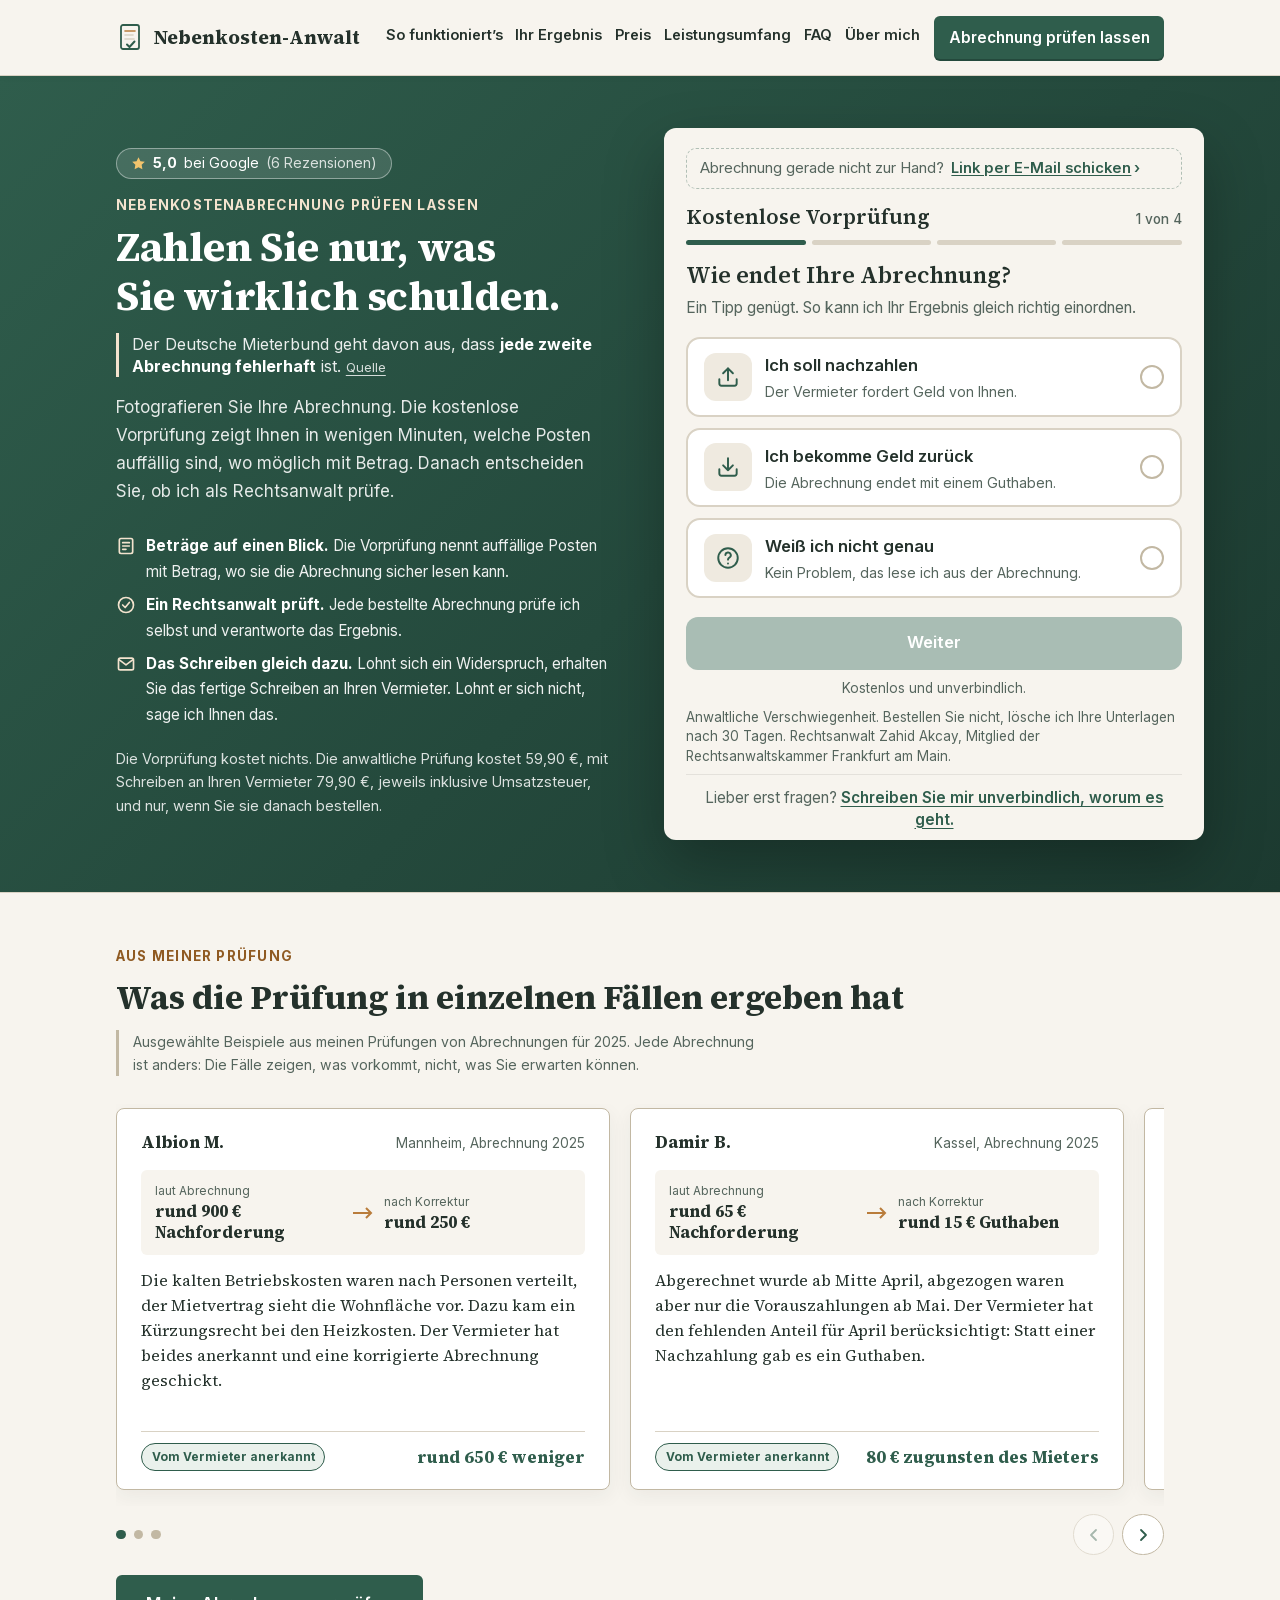
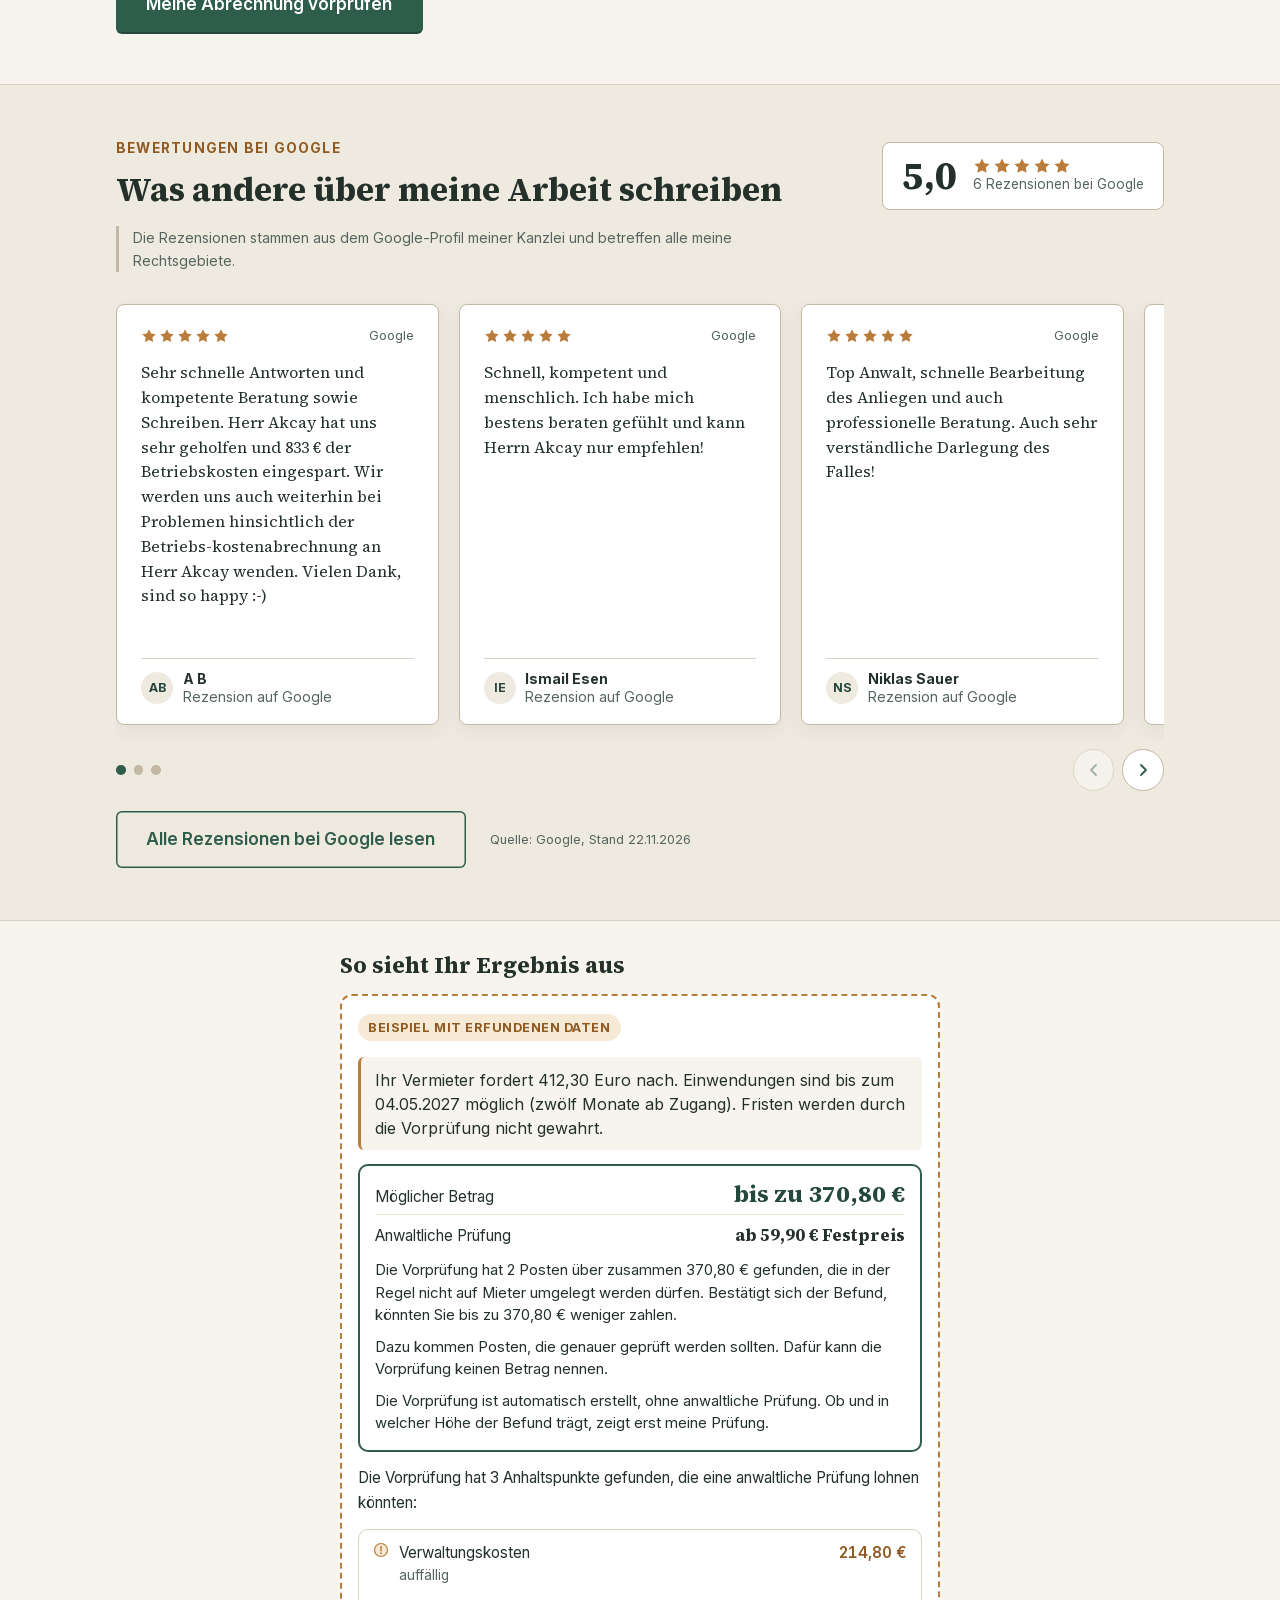
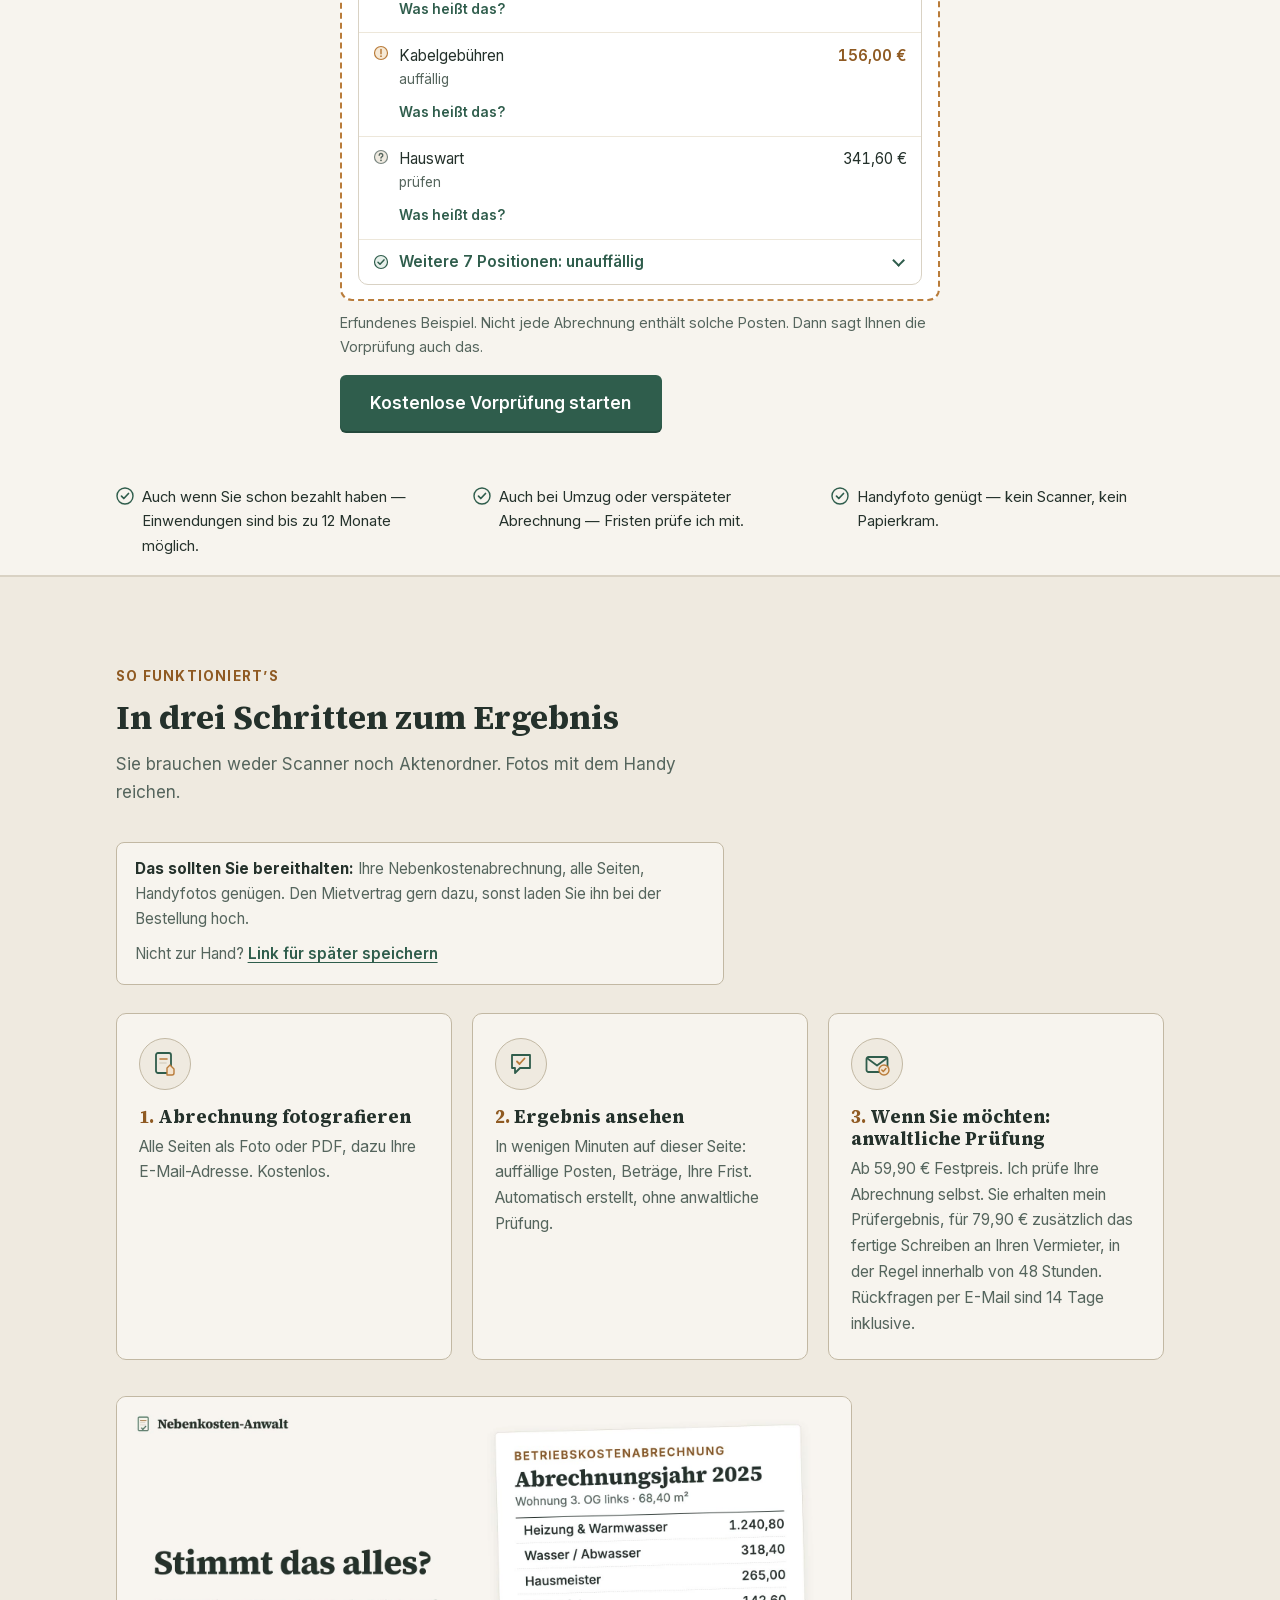
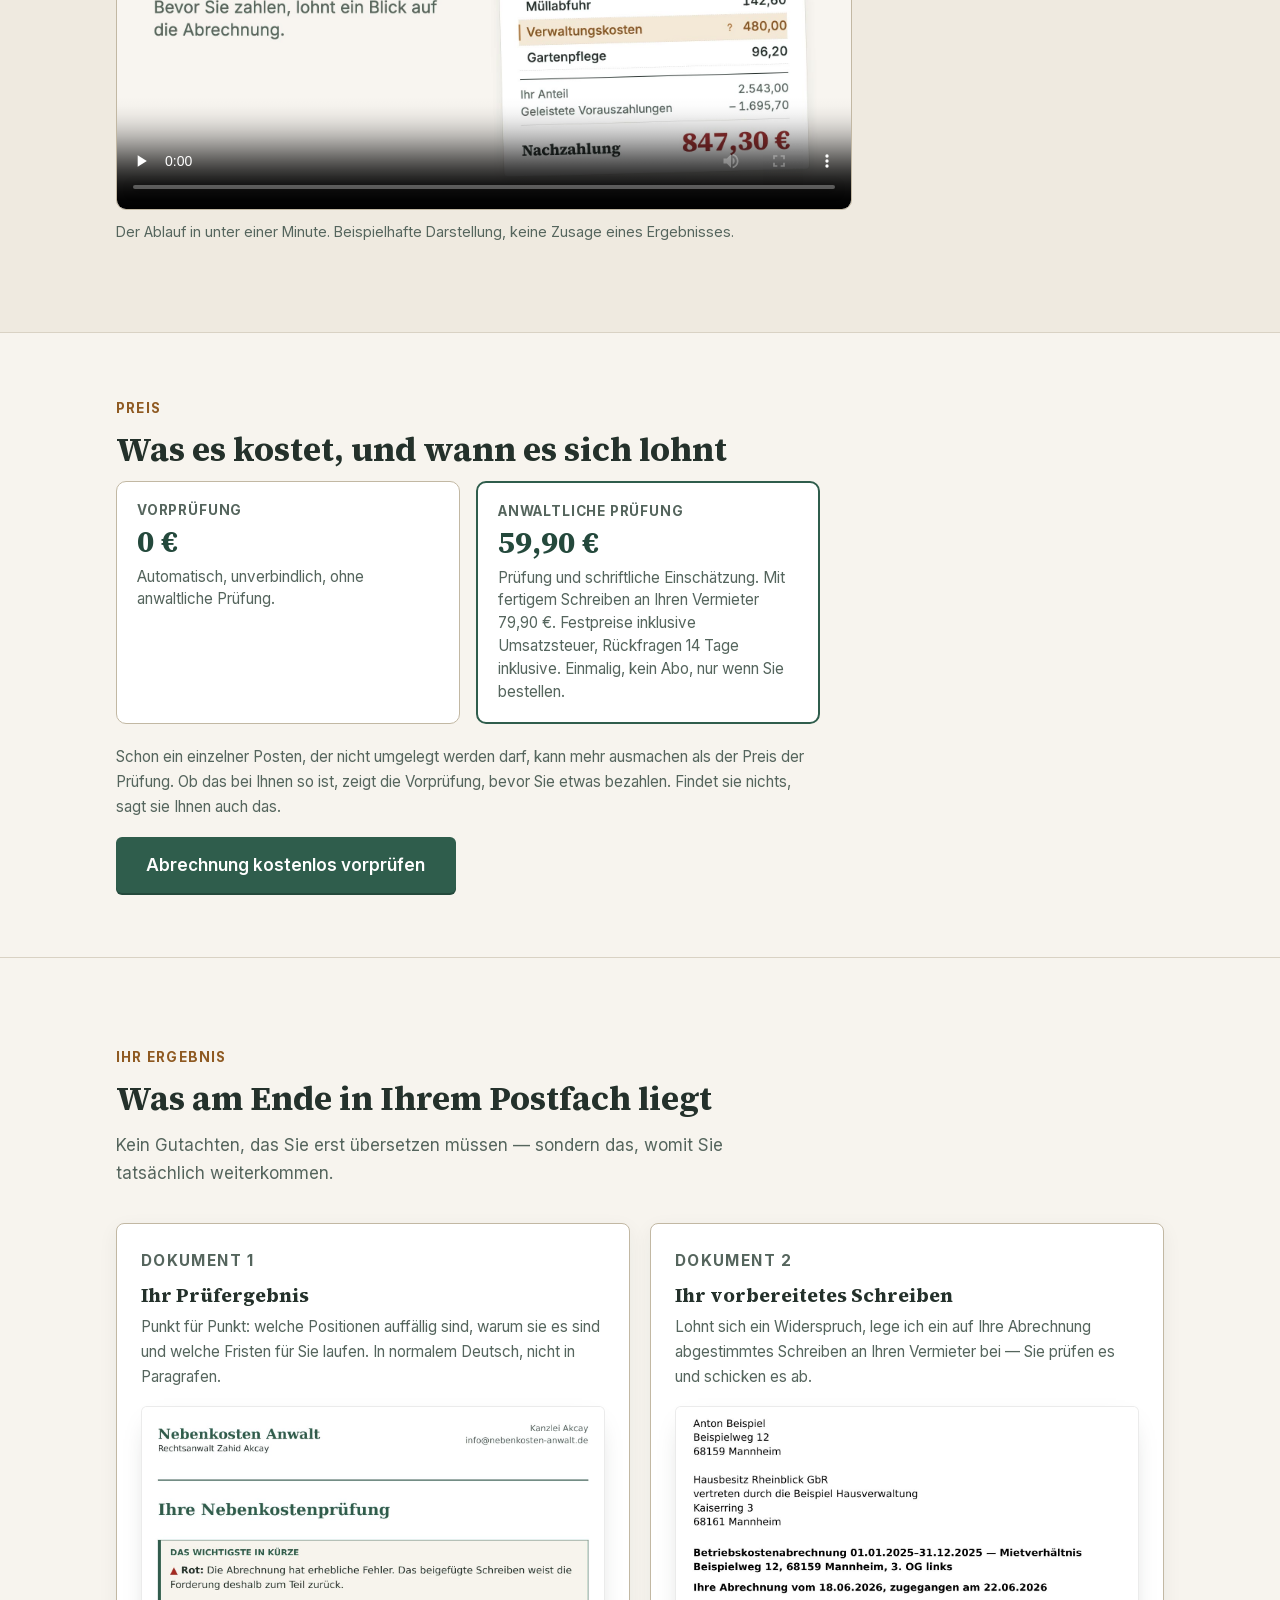
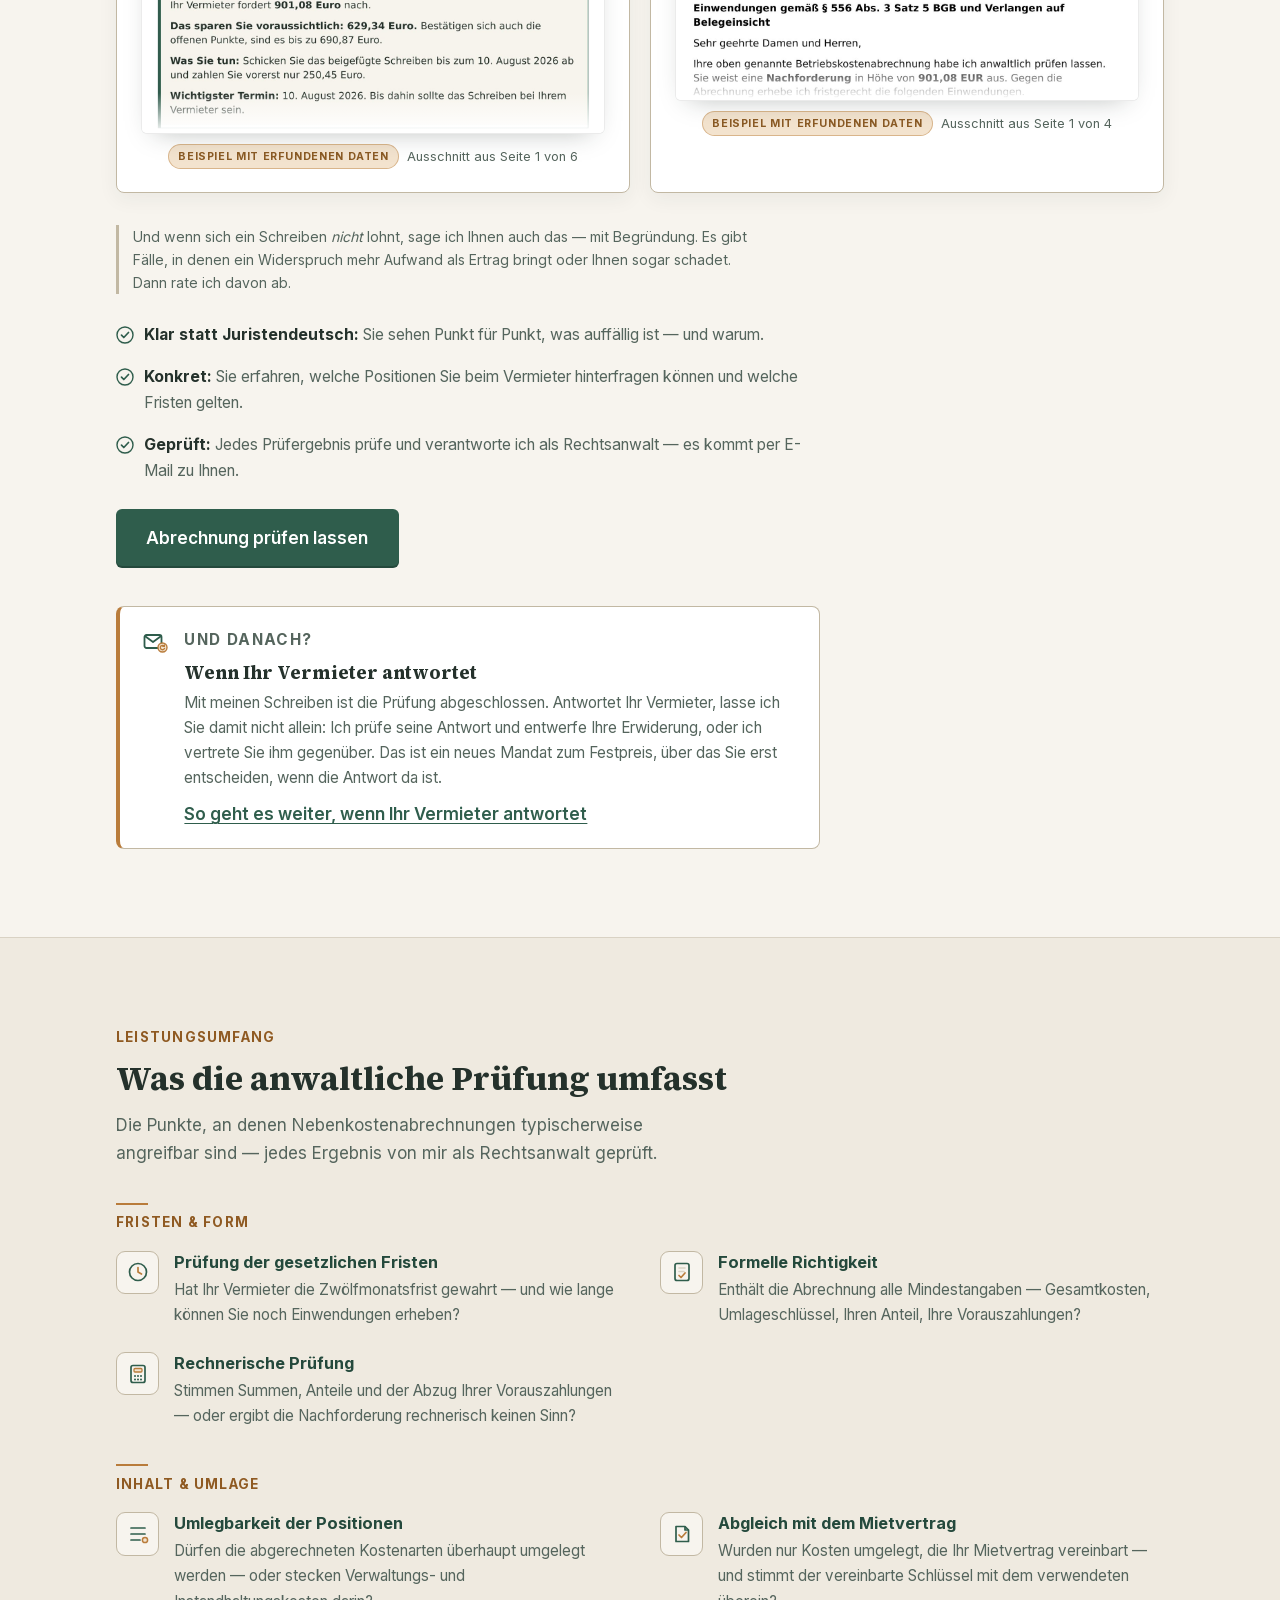
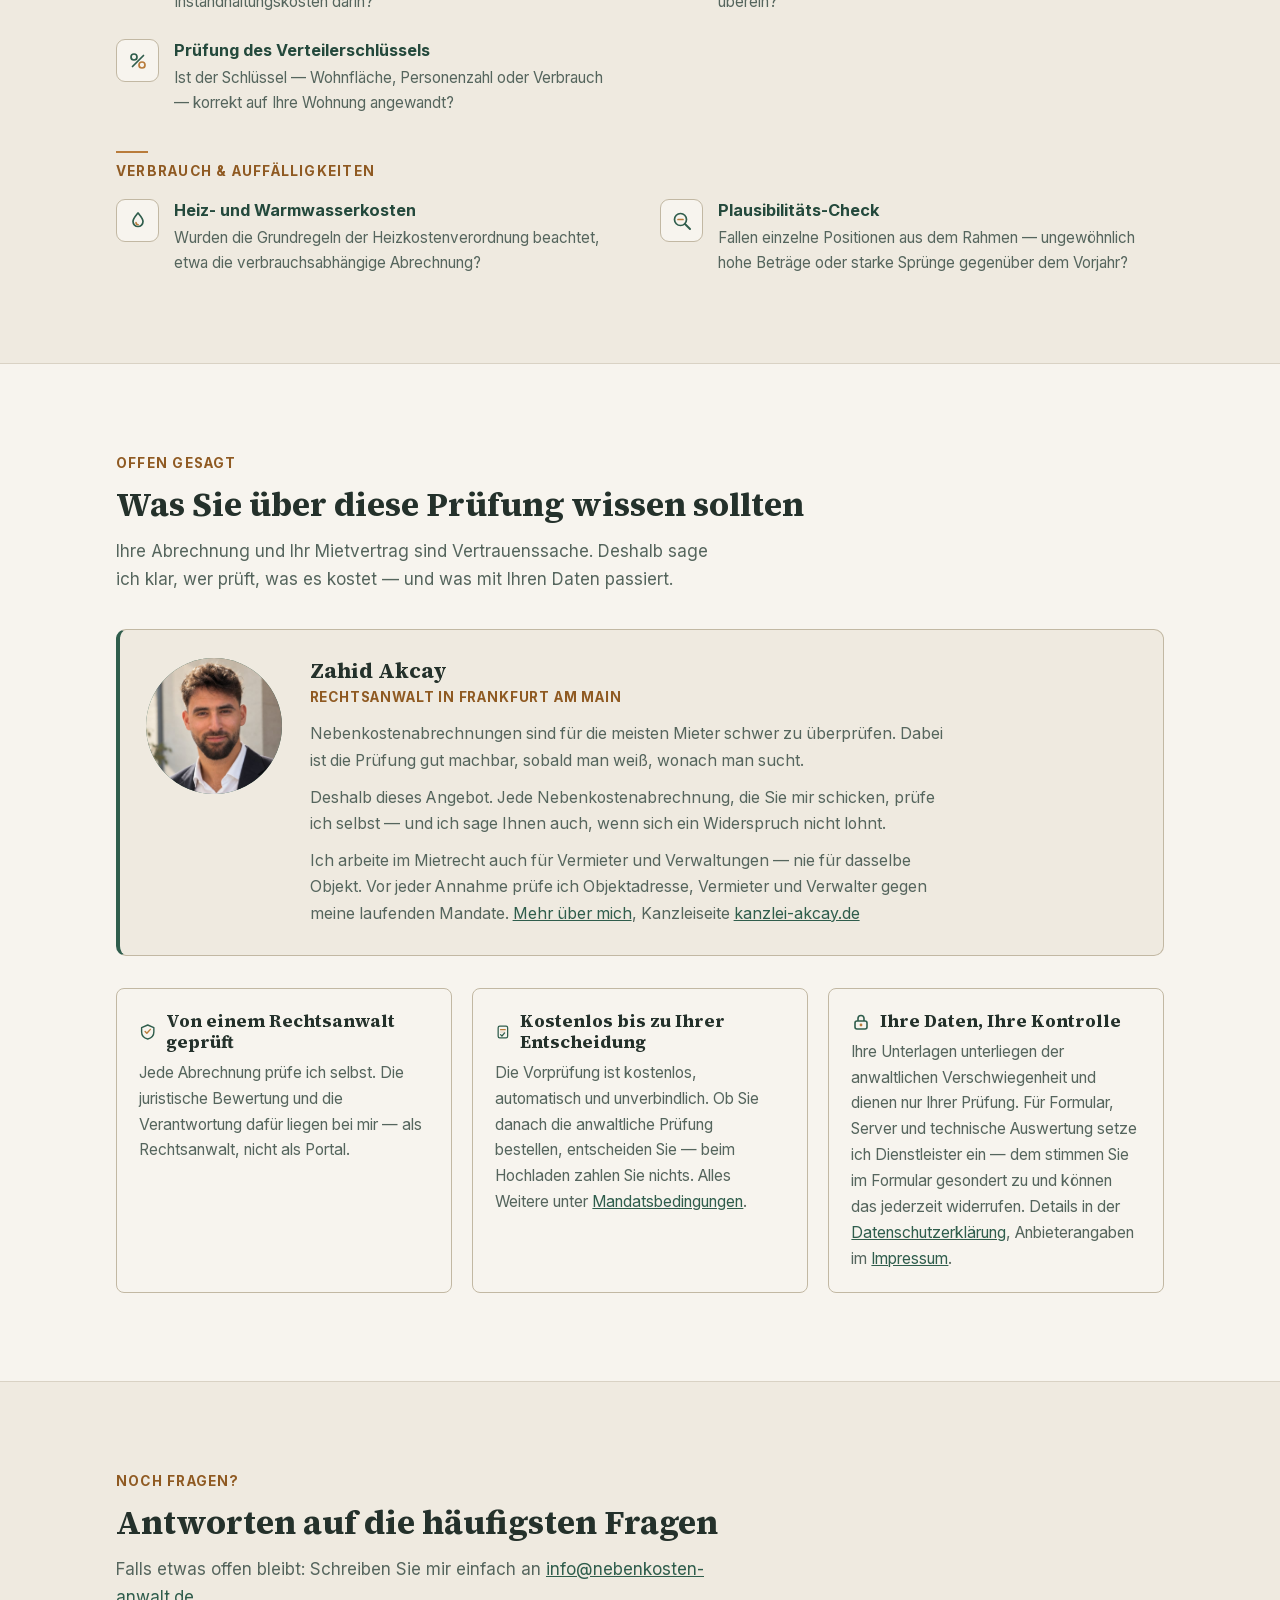
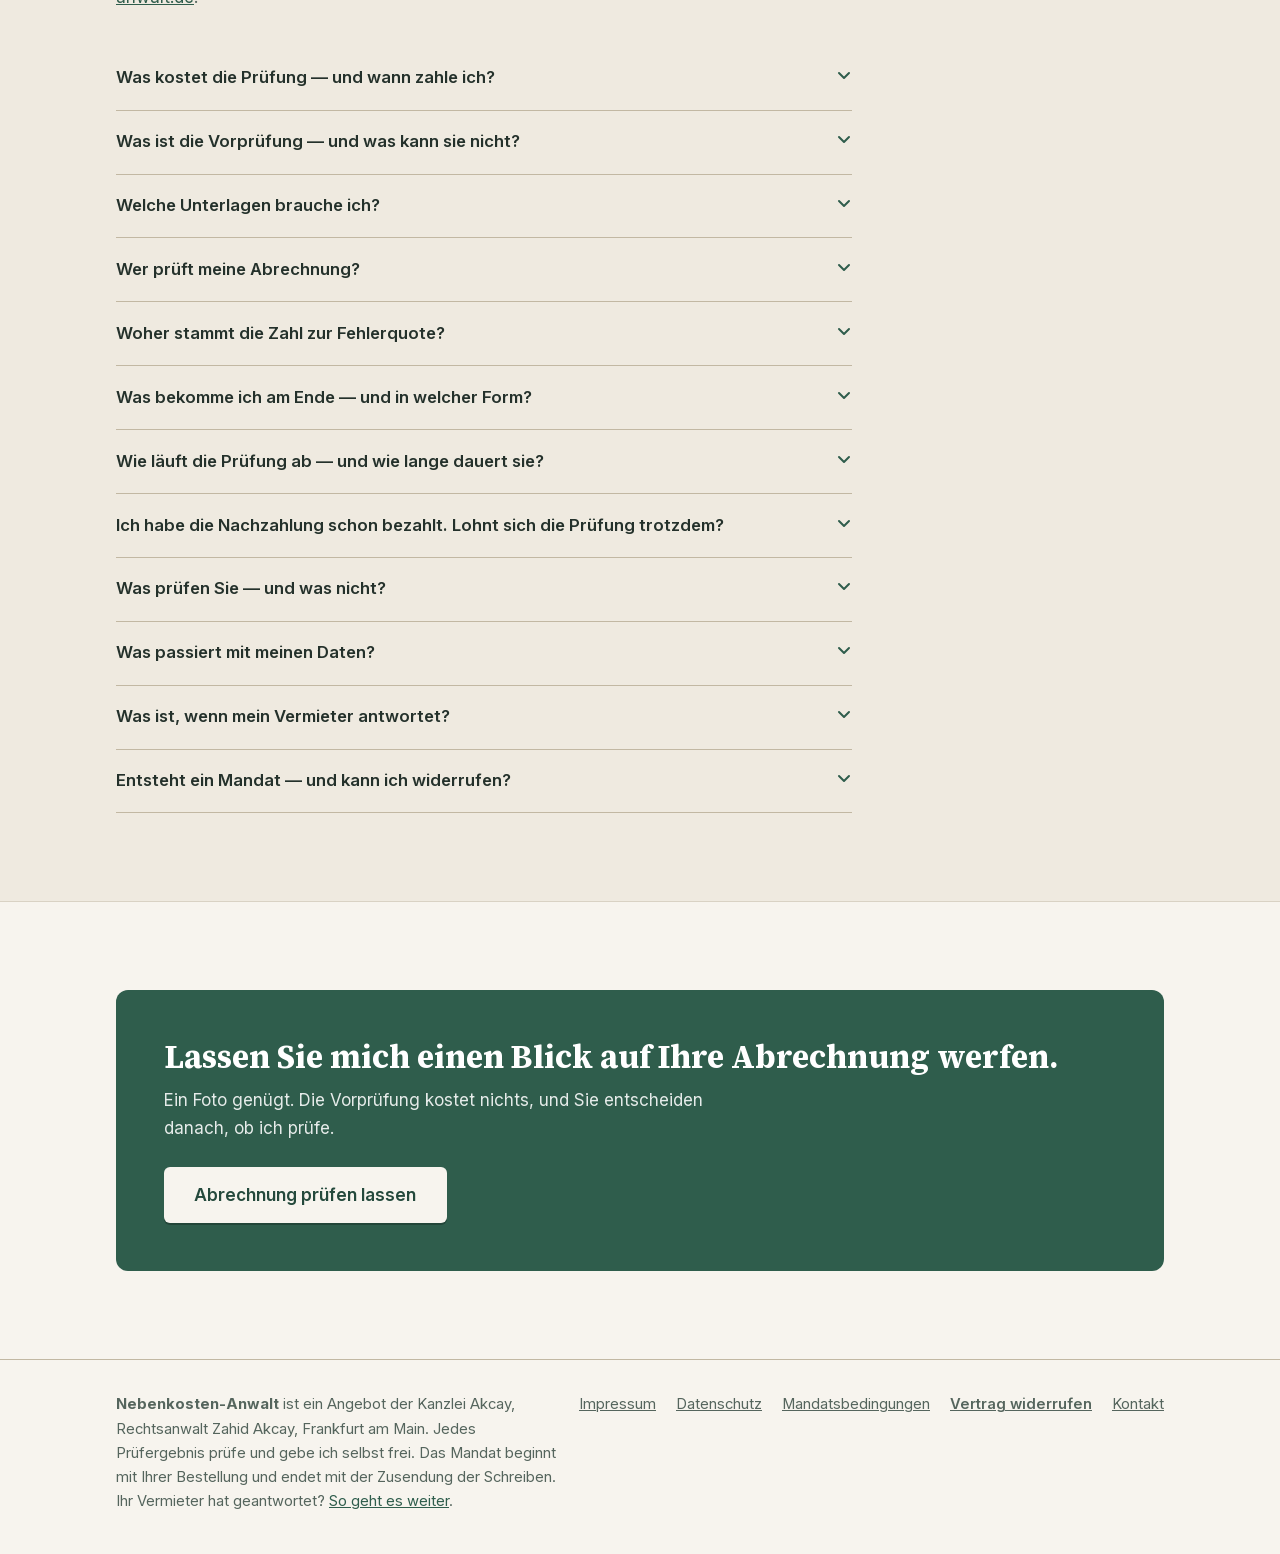
<file: index.html>
<!DOCTYPE html>
<html lang="de">
<head>
<meta charset="UTF-8">
<meta name="viewport" content="width=device-width, initial-scale=1.0">
<title>Nebenkostenabrechnung vom Rechtsanwalt prüfen lassen — Nebenkosten-Anwalt</title>
<meta name="description" content="Nachzahlung bekommen? Kostenlose automatische Vorprüfung in wenigen Minuten, danach auf Wunsch anwaltliche Prüfung durch Rechtsanwalt Zahid Akcay. Handyfoto genügt.">
<link rel="canonical" href="https://nebenkosten-anwalt.de/">
<meta name="theme-color" content="#2F5D4C">
<link rel="icon" href="data:image/svg+xml,%3Csvg xmlns='http://www.w3.org/2000/svg' viewBox='0 0 30 30'%3E%3Crect x='5' y='3' width='18' height='24' rx='2' fill='%23F7F4EE' stroke='%232F5D4C' stroke-width='1.8'/%3E%3Cline x1='9' y1='9' x2='19' y2='9' stroke='%23B97C3B' stroke-width='1.6' stroke-linecap='round'/%3E%3Cline x1='9' y1='13' x2='17' y2='13' stroke='%23D9D2C4' stroke-width='1.6' stroke-linecap='round'/%3E%3Cline x1='9' y1='17' x2='18' y2='17' stroke='%23D9D2C4' stroke-width='1.6' stroke-linecap='round'/%3E%3Cpath d='M11 22.5l2.5 2.5 5-5.5' stroke='%232F5D4C' stroke-width='2' stroke-linecap='round' stroke-linejoin='round' fill='none'/%3E%3C/svg%3E">

<!-- Selbst gehostete Schriften (SIL OFL). Latin-Subset, variabel — 2 Dateien, ~97 KB. -->
<link rel="preload" href="assets/fonts/source-serif-4-latin.woff2" as="font" type="font/woff2" crossorigin>
<link rel="preload" href="assets/fonts/inter-latin.woff2" as="font" type="font/woff2" crossorigin>

<!-- Open Graph / Social -->
<meta property="og:type" content="website">
<meta property="og:locale" content="de_DE">
<meta property="og:site_name" content="Nebenkosten-Anwalt">
<meta property="og:title" content="Nebenkostenabrechnung vom Rechtsanwalt prüfen lassen — Nebenkosten-Anwalt">
<meta property="og:description" content="Nachzahlung bekommen? Kostenlose automatische Vorprüfung in wenigen Minuten, danach auf Wunsch anwaltliche Prüfung durch Rechtsanwalt Zahid Akcay. Handyfoto genügt.">
<meta property="og:url" content="https://nebenkosten-anwalt.de/">
<meta property="og:image" content="https://nebenkosten-anwalt.de/assets/og-bild.jpg">
<meta property="og:image:width" content="1200">
<meta property="og:image:height" content="630">
<meta name="twitter:card" content="summary_large_image">
<meta name="twitter:title" content="Nebenkostenabrechnung vom Rechtsanwalt prüfen lassen — Nebenkosten-Anwalt">
<meta name="twitter:description" content="Nachzahlung bekommen? Kostenlose automatische Vorprüfung in wenigen Minuten, danach auf Wunsch anwaltliche Prüfung durch Rechtsanwalt Zahid Akcay. Handyfoto genügt.">
<meta name="twitter:image" content="https://nebenkosten-anwalt.de/assets/og-bild.jpg">
<script>document.documentElement.classList.add('js');</script>
<style>
  /* ============ Schriften ============ */
  @font-face {
    font-family: "Source Serif 4";
    src: url("assets/fonts/source-serif-4-latin.woff2") format("woff2");
    font-weight: 200 900; font-style: normal; font-display: swap;
  }
  @font-face {
    font-family: "Inter";
    src: url("assets/fonts/inter-latin.woff2") format("woff2");
    font-weight: 100 900; font-style: normal; font-display: swap;
  }

  /* ============ Grundgerüst ============ */
  :root {
    --ink:         #24312B;   /* dunkles Grünschwarz — Text */
    --ink-soft:    #55655D;   /* gedämpftes Grüngrau — Nebentext */
    --paper:       #F7F4EE;   /* warmes Papierweiß — Grundfläche */
    --paper-deep:  #EFEAE0;   /* Karten / abgesetzte Flächen */
    --moss:        #2F5D4C;   /* Moosgrün — Primärfarbe, Buttons */
    --moss-deep:   #24493C;   /* Hover */
    --amber:       #B97C3B;   /* warmes Ocker — Icons, Linien, Badges (Deko) */
    --amber-text:  #8F5A22;   /* dunkleres Ocker — nur Text (WCAG AA: 5,2:1 / 4,8:1) */
    --line:        #D9D2C4;   /* Trennlinien, dekorativ */
    --line-strong: #C2B8A3;   /* Kartenränder, FAQ-Trenner, Formularrahmen */
    --serif: "Source Serif 4", Charter, "Bitstream Charter", Cambria, Georgia, serif;
    --sans: "Inter", "Avenir Next", "Segoe UI", system-ui, sans-serif;
  }
  * { margin: 0; padding: 0; box-sizing: border-box; }
  html { scroll-behavior: smooth; }
  body {
    font-family: var(--sans);
    font-size: 1.0625rem;
    line-height: 1.65;
    color: var(--ink);
    background: var(--paper);
    -webkit-font-smoothing: antialiased;
    overflow-x: hidden;
  }
  h1, h2, h3 { font-family: var(--serif); font-weight: 700; line-height: 1.2; }
  a { color: var(--moss); }
  .wrap { max-width: 68rem; margin: 0 auto; padding: 0 1.25rem; }

  /* Sichtbarer, gestalteter Fokus-Zustand — überall */
  :where(a, button, summary, [tabindex]):focus-visible {
    outline: 3px solid var(--amber);
    outline-offset: 3px;
    border-radius: 4px;
  }
  .hero :where(a, button):focus-visible,
  .closing__box :where(a, button):focus-visible { outline-color: #F3E3CE; }

  .btn {
    display: inline-block;
    background: var(--moss);
    color: #fff;
    font-family: var(--sans);
    font-size: 1.0625rem;
    font-weight: 600;
    text-decoration: none;
    padding: 0.9rem 1.9rem;
    border-radius: 6px;
    box-shadow: 0 2px 0 var(--moss-deep);
    transition: background 0.15s ease, transform 0.1s ease;
  }
  .btn:hover, .btn:focus-visible { background: var(--moss-deep); }
  .btn:active { transform: translateY(1px); box-shadow: none; }
  .btn--ghost {
    background: transparent;
    color: var(--moss);
    box-shadow: inset 0 0 0 1.5px var(--moss);
  }
  .btn--ghost:hover { background: rgba(47, 93, 76, 0.08); color: var(--moss-deep); }

  /* ============ Kopfzeile ============ */
  .topbar {
    position: sticky; top: 0; z-index: 30;
    border-bottom: 1px solid var(--line); background: var(--paper);
    box-shadow: 0 1px 6px rgba(36,49,43,0.06);
  }
  .topbar__inner {
    display: flex; align-items: center; justify-content: space-between; gap: 0.6rem;
    flex-wrap: nowrap;
    padding-top: 1rem; padding-bottom: 1rem;
  }
  .brand {
    display: flex; align-items: center; gap: 0.5rem;
    font-family: var(--serif); font-size: 1.2rem; font-weight: 700;
    color: var(--ink); text-decoration: none;
    min-width: 0; flex-shrink: 1;
  }
  .brand svg { flex: none; }
  .brand__text { overflow: hidden; text-overflow: ellipsis; white-space: nowrap; }
  .nav {
    display: none;
    align-items: center; gap: 1.25rem;
    margin: 0 auto 0 1.5rem;
  }
  .nav a {
    font-family: var(--sans); font-size: 0.95rem; font-weight: 600;
    color: var(--ink); text-decoration: none;
    padding-bottom: 3px;
    border-bottom: 2px solid transparent;
    white-space: nowrap;
    transition: color 0.15s ease, border-color 0.15s ease;
  }
  .nav a:hover { color: var(--moss-deep); border-color: var(--moss-deep); }
  .topbar__right { display: flex; align-items: center; gap: 0.5rem; flex: none; }
  .topbar__cta { font-size: 0.95rem; padding: 0.55rem 1.1rem; white-space: nowrap; }
  .nav-toggle {
    display: inline-grid; place-items: center; flex: none;
    width: 2.5rem; height: 2.5rem;
    border: 1px solid var(--line-strong); border-radius: 6px;
    background: var(--paper); color: var(--ink);
    cursor: pointer;
  }
  .nav-toggle:hover { border-color: var(--moss-deep); color: var(--moss-deep); }
  .mobile-nav {
    display: flex; flex-direction: column;
    border-top: 1px solid var(--line);
    background: var(--paper);
  }
  .mobile-nav[hidden] { display: none; }
  .mobile-nav a {
    padding: 0.9rem 1.25rem;
    font-family: var(--sans); font-weight: 600; color: var(--ink);
    text-decoration: none;
    border-bottom: 1px solid var(--line);
  }
  .mobile-nav a:hover { color: var(--moss-deep); }
  .mobile-nav a.mobile-nav__cta {
    margin: 0.75rem 1.25rem 1rem; padding: 0.85rem 1.1rem; text-align: center;
    background: var(--moss); color: #fff; border-radius: 6px; border-bottom: 0;
  }
  .mobile-nav a.mobile-nav__cta:hover { background: var(--moss-deep); color: #fff; }
  #ablauf, #ergebnis, #preis, #leistungsumfang, #transparenz, #faq, #quelle { scroll-margin-top: 5rem; }

  /* ============ Hero ============ */
  .hero {
    background: linear-gradient(135deg, var(--moss) 0%, var(--moss-deep) 55%, #1C3A30 100%);
    color: #fff; position: relative; overflow: hidden; padding: 0;
  }
  .hero__inner {
    position: relative; z-index: 1;
    padding-top: clamp(2.75rem, 6vw, 4.25rem);
    padding-bottom: clamp(2.75rem, 6vw, 4.25rem);
  }
  .hero__badge {
    display: inline-block;
    font-size: 0.85rem; font-weight: 600; letter-spacing: 0.02em;
    color: #F3E3CE; border: 1px solid currentColor; border-radius: 999px;
    padding: 0.25rem 0.85rem; margin-bottom: 1.25rem;
  }
  .hero__title {
    font-size: clamp(1.9rem, 4.2vw, 2.55rem); letter-spacing: -0.01em;
    max-width: 23ch; margin-bottom: 1.1rem; text-wrap: balance;
  }
  .hero__sub { max-width: 34rem; margin-bottom: 1.75rem; color: rgba(255,255,255,0.88); }
  /* Startseite neu (Plan 11.11.2026): Dachzeile mit dem Suchbegriff in der H1, darunter die Hauptzeile. */
  .hero__dach {
    display: block; font-family: var(--sans); font-size: 0.85rem; font-weight: 700; line-height: 1.3;
    letter-spacing: 0.09em; text-transform: uppercase; color: #F3E3CE; margin-bottom: 0.5rem;
  }
  /* Mieterbund-Satz: auf jeder Breite mit „geht davon aus“, nie als nackte Tatsache. Wortlaut bei ZDFheute
     (25.10.2026) am 11.11.2026 geprüft; eine Primärquelle auf mieterbund.de fehlt. Die Quelle steht im FAQ (#quelle). */
  .hero__fakt { max-width: 34rem; margin: -0.35rem 0 1rem; padding-left: 0.8rem; border-left: 3px solid #F3E3CE; color: rgba(255,255,255,0.9); font-size: 1rem; line-height: 1.4; }
  .hero__fakt strong { color: #fff; }
  .hero__fakt a { color: rgba(255,255,255,0.8); font-size: 0.82rem; text-underline-offset: 3px; white-space: nowrap; }
  .hero__fakt-kurz, .hero__sub-kurz, .hero__kosten--kurz { display: none; }
  .hero__aktion { display: none; margin: 0 0 0.6rem; }
  .hero__knopf { display: block; text-align: center; padding: 0.85rem 1rem; }
  .hero__kosten { font-size: 0.9rem; margin-top: 1rem; color: rgba(255,255,255,0.84); max-width: 34rem; }
  @media (max-width: 61.99rem) {
    /* Einspaltig (Handy, Tablet): Der Hauptknopf steht über dem Formular und springt dorthin. */
    .hero__aktion { display: block; max-width: 34rem; }
  }
  @media (max-width: 45.99rem) {
    .hero__dach { font-size: 0.72rem; letter-spacing: 0.05em; margin-bottom: 0.35rem; }
    .hero__fakt { font-size: 0.9rem; line-height: 1.3; margin: -0.3rem 0 0.6rem; padding-left: 0.6rem; }
    .hero__fakt-lang, .hero__sub-lang, .hero__kosten--lang { display: none; }
    .hero__fakt-kurz, .hero__sub-kurz { display: inline; }
    .hero__kosten--kurz { display: block; font-size: 0.8rem; line-height: 1.35; margin: 0 0 0.75rem; }
  }
  .hero__anwalt {
    display: flex; align-items: center; gap: 0.7rem; margin-bottom: 1.1rem;
    font-size: 0.88rem; line-height: 1.3; color: rgba(255,255,255,0.86);
  }
  .hero__anwalt img {
    width: 44px; height: 44px; border-radius: 50%; object-fit: cover; flex: none;
    border: 2px solid rgba(255,255,255,0.75);
  }
  .hero__anwalt strong { display: block; color: #fff; font-size: 0.95rem; }
  /* Am Handy: Start-Button auch mit Einwilligungsbanner (kleines Android 360x740) im ersten Bildschirm */
  @media (max-width: 45.99rem) {
    .hero__inner { padding-top: 1rem; }
    .hero__anwalt { margin-bottom: 0.6rem; }
    .hero__title { font-size: 1.6rem; margin-bottom: 0.7rem; }
    .hero__sub { margin-bottom: 1.25rem; }
  }
  .hero__actions { display: flex; flex-wrap: wrap; gap: 0.9rem; align-items: center; }
  .hero .btn { background: var(--paper); color: var(--moss-deep); box-shadow: 0 2px 0 rgba(0,0,0,0.25); }
  .hero .btn:hover { background: #fff; }
  .hero .btn--ghost { background: transparent; color: #fff; box-shadow: inset 0 0 0 1.5px rgba(255,255,255,0.7); }
  .hero .btn--ghost:hover { background: rgba(255,255,255,0.1); }
  .hero__note { font-size: 0.9rem; margin-top: 1rem; color: rgba(255,255,255,0.84); max-width: 34rem; }
  /* Vorprüfung im ersten Bildschirm (Vorschau 01.11.2026): dasselbe Tally-Formular wie auf pruefung.html,
     als helle Karte im Hero. Skeleton und Ausweichkasten wie dort (pruefung.html .form-card). */
  .hero__form {
    background: var(--paper); color: var(--ink); border-radius: 12px; padding: 1.1rem 1.1rem 0.9rem;
    box-shadow: 0 24px 60px rgba(0,0,0,0.28); scroll-margin-top: 5rem;
  }
  .hero__form-kopf { display: flex; justify-content: space-between; align-items: baseline; gap: 0.75rem; flex-wrap: wrap; margin-bottom: 0.35rem; }
  .hero__form-kopf h2 { font-family: var(--serif); font-size: 1.3rem; margin: 0; color: var(--ink); }
  .hero__form-kopf span { font-size: 0.85rem; color: var(--ink-soft); }
  /* Link per E-Mail (Vorschau 12.11.2026) */
  /* Kompakte Fassung: nur eine Zeile über dem Formular, das Feld öffnet sich erst auf Antippen. */
  .spaeter-klapp { margin: 0.2rem 0 1rem; }
  .spaeter-klapp > summary { list-style: none; cursor: pointer; display: flex; flex-wrap: wrap; gap: 0.15rem 0.45rem;
    align-items: baseline; padding: 0.55rem 0.8rem; font-size: 0.92rem; line-height: 1.4; color: var(--ink-soft);
    border: 1px dashed rgba(47,93,76,0.35); border-radius: 10px; }
  .spaeter-klapp > summary::-webkit-details-marker { display: none; }
  .spaeter-klapp__link { color: #2F5D4C; font-weight: 600; text-decoration: underline; text-underline-offset: 2px; }
  .spaeter-klapp__link::after { content: " \203A"; text-decoration: none; display: inline-block; margin-left: 0.15rem; }
  .spaeter-klapp[open] > summary { border-style: solid; border-color: rgba(47,93,76,0.22); border-bottom: 0;
    border-radius: 12px 12px 0 0; background: rgba(47,93,76,0.06); }
  .spaeter-klapp[open] .spaeter-klapp__link::after { content: ""; }
  .spaeter-klapp .spaeter-mail { margin: 0; border-top: 0; border-radius: 0 0 12px 12px; padding-top: 0.2rem; }
  @media (max-width: 380px) {
    .spaeter-mail__zeile { flex-wrap: wrap; }
    .spaeter-mail__zeile input, .spaeter-mail__knopf { flex: 1 1 100%; }
  }
  .spaeter-mail { margin: 0.2rem 0 1rem; padding: 0.85rem 0.95rem; border: 1px solid rgba(47,93,76,0.22);
    border-radius: 12px; background: rgba(47,93,76,0.06); }
  .spaeter-mail__frage { margin: 0 0 0.6rem; font-size: 0.95rem; line-height: 1.4; color: var(--ink); }
  .spaeter-mail__zeile { display: flex; gap: 0.5rem; }
  .spaeter-mail__zeile input { flex: 1 1 auto; min-width: 0; font: inherit; font-size: 1rem; padding: 0.6rem 0.75rem;
    border: 1px solid rgba(47,93,76,0.35); border-radius: 8px; background: #fff; color: var(--ink); }
  .spaeter-mail__zeile input:focus { outline: 2px solid #2F5D4C; outline-offset: 1px; }
  .spaeter-mail__knopf { flex: 0 0 auto; font: inherit; font-weight: 600; font-size: 0.95rem; padding: 0.6rem 0.9rem;
    border: 0; border-radius: 8px; background: #2F5D4C; color: #fff; cursor: pointer; }
  .spaeter-mail__knopf[disabled] { opacity: 0.6; cursor: default; }
  .spaeter-mail__erinnerung { display: flex; gap: 0.5rem; align-items: flex-start; margin: 0.6rem 0 0; font-size: 0.85rem;
    line-height: 1.35; color: var(--ink-soft); }
  .spaeter-mail__erinnerung input { margin-top: 0.15rem; }
  .spaeter-mail__klein { margin: 0.45rem 0 0; font-size: 0.78rem; color: var(--ink-soft); }
  .spaeter-mail__klein a { color: inherit; }
  .spaeter-mail__falle { position: absolute; left: -10000px; top: auto; width: 1px; height: 1px; overflow: hidden; }
  .spaeter-mail__status { margin: 0.6rem 0 0; font-size: 0.92rem; font-weight: 600; color: #2F5D4C; }
  .spaeter-mail__status.fehler { color: #A3412B; }
  .spaeter-mail.erledigt .spaeter-mail__zeile, .spaeter-mail.erledigt .spaeter-mail__erinnerung,
  .spaeter-mail.erledigt .spaeter-mail__klein { display: none; }
  .nur-sr { position: absolute; width: 1px; height: 1px; overflow: hidden; clip: rect(0 0 0 0); white-space: nowrap; }
  .hero__form-satz { font-size: 0.92rem; color: var(--ink-soft); margin: 0 0 0.6rem; }
  .hero__form .form-card { background: transparent; border: 0; padding: 0; margin: 0; max-width: none; position: relative; }
  .hero__form .form-card__iframe-wrap { position: relative; min-height: 20rem; }
  .hero__form iframe { width: 100%; border: none; display: block; background: transparent; }
  .hero__form .form-skeleton {
    position: absolute; inset: 0; display: flex; flex-direction: column; gap: 0.9rem; padding: 1.25rem 0.5rem;
  }
  .hero__form .form-skeleton__bar {
    height: 0.9rem; border-radius: 4px;
    background: linear-gradient(90deg, var(--paper-deep) 25%, var(--line) 37%, var(--paper-deep) 63%);
    background-size: 400% 100%; animation: skeleton-shimmer 1.4s ease infinite;
  }
  .hero__form .form-skeleton__bar--wide { width: 70%; }
  .hero__form .form-skeleton__bar--full { width: 100%; }
  .hero__form .form-skeleton__bar--short { width: 40%; }
  .hero__form .form-skeleton__bar--btn { width: 40%; height: 2.5rem; margin-top: 0.5rem; }
  @keyframes skeleton-shimmer { 0% { background-position: 100% 50%; } 100% { background-position: 0 50%; } }
  .hero__form .form-card.is-loaded .form-skeleton { display: none; }
  .hero__form .form-rescue {
    position: absolute; inset: 0; display: none; flex-direction: column; align-items: flex-start; justify-content: center;
    gap: 0.85rem; padding: 1rem 0.5rem; background: var(--paper);
  }
  .hero__form .form-card.is-stalled .form-skeleton { display: none; }
  .hero__form .form-card.is-stalled .form-rescue { display: flex; }
  .hero__form .form-rescue h3 { font-family: var(--serif); font-size: 1.1rem; margin: 0; }
  .hero__form .form-rescue p { font-size: 0.95rem; color: var(--ink-soft); margin: 0; }
  .hero__form .btn { background: var(--moss); color: #fff; box-shadow: none; }
  .hero__form .btn:hover { background: var(--moss-deep); }
  .hero__form-fuss { font-size: 0.85rem; color: var(--ink-soft); margin: 0.75rem 0 0; text-align: center; }
  .hero__form-fuss a { color: var(--moss); font-weight: 600; }
  /* Unverbindliche Nachricht (Vorschau 05.11.2026): zweiter, niedrigschwelliger Weg direkt unter der Vorprüfung */
  .hero__kontakt { border-top: 1px solid rgba(0,0,0,0.08); margin-top: 0.5rem; padding-top: 0.7rem; }
  .hero__kontakt-zeile { font-size: 0.95rem; line-height: 1.45; color: var(--ink-soft); margin: 0; text-align: center; }
  .kontakt-knopf { color: var(--moss); font-weight: 600; text-decoration: underline; text-underline-offset: 3px; }
  .kontakt-knopf:hover { color: var(--moss-deep); text-decoration-thickness: 2px; }
  .hero__kontakt-box { margin-top: 0.6rem; }
  .hero__kontakt-box[hidden] { display: none; }
  .hero__kontakt-box iframe { width: 100%; border: none; display: block; background: transparent; }
  /* Aufgeklappt wird die Karte sehr hoch: linke Spalte oben halten statt mittig (sonst große Lücke oben links) */
  .hero__inner.kontakt-offen { align-items: start; }
  .hero__punkte { list-style: none; margin: 1.1rem 0 0; padding: 0; display: flex; flex-direction: column; gap: 0.55rem; font-size: 0.95rem; color: rgba(255,255,255,0.92); }
  .hero__punkte li { display: flex; gap: 0.6rem; align-items: flex-start; }
  .hero__punkte svg { flex: none; margin-top: 0.15rem; }
  .hero__punkte strong { color: #fff; }
  @media (max-width: 45.99rem) {
    /* Handy (Plan 11.11.2026): Im ersten Bildschirm stehen Überschrift, Mieterbund-Satz, Unterzeile, Hauptknopf und
       Kostenzeile, alles oberhalb der Höhe des Banners zur Anzeigenmessung. Die drei Punkte folgen als Schlagworte. */
    .hero__sub { font-size: 1rem; line-height: 1.5; margin-bottom: 0.8rem; }
    .hero__punkte { flex-direction: row; flex-wrap: wrap; margin-top: 0; gap: 0.4rem; }
    .hero__punkte li { align-items: center; gap: 0.35rem; background: rgba(255,255,255,0.12); border-radius: 999px; padding: 0.3rem 0.7rem 0.3rem 0.55rem; font-size: 0.84rem; }
    .hero__punkte svg { width: 15px; height: 15px; margin-top: 0; }
    .hero__punkte strong { font-weight: 600; }
    .hero__punkt-mehr { display: none; }
    .hero__form { margin-top: 1.1rem; padding: 0.9rem 0.85rem 0.75rem; }
    .hero__inner { padding-bottom: 1.5rem; }
  }
  /* Handy, 13.11.2026 (Wunsch Zahid: oben weniger gedrängt): mehr Abstand zwischen den Blöcken, ohne Kanzleizeile
     unter dem Namen und ohne Kostenzeile unter dem Knopf. Der Knopf bleibt auch mit dem Hinweisfenster zur
     Anzeigenmessung (360 x 740) im ersten Bildschirm (gemessen: Knopf bis 425 px, Fenster ab 511 px). */
  @media (max-width: 45.99rem) {
    .hero__anwalt { margin-bottom: 1.1rem; }
    .hero__anwalt-ort { display: none; }
    .hero__dach { margin-bottom: 0.5rem; }
    .hero__title { margin-bottom: 1.05rem; }
    .hero__fakt { margin: 0 0 1.05rem; }
    .hero__sub { margin-bottom: 1.3rem; }
    .hero__aktion { margin-bottom: 1.2rem; }
    .hero__punkte { gap: 0.5rem; }
  }
  /* Handy, 18.11.2026: zwei Zeilen „Kostenlos“ und „Nur wenn Sie es beauftragen“ statt der drei Schlagworte */
  .hero__leistung-mobil { display: none; }
  @media (max-width: 45.99rem) {
    .hero__punkte { display: none; }
    .hero__leistung-mobil { display: block; font-size: 0.95rem; line-height: 1.5; color: rgba(255,255,255,0.92); }
    .hero__leistung-mobil p { margin: 0 0 0.55rem; }
    .hero__leistung-mobil p:last-child { margin-bottom: 0; }
    .hero__leistung-mobil strong { color: #fff; font-weight: 600; }
  }
  /* Unter dem Formular: Vertrauenszeile und „Link für später“ (auch am Handy sichtbar, Plan 11.11.2026) */
  .hero__vertrauen { font-size: 0.84rem; line-height: 1.45; color: var(--ink-soft); margin: 0.6rem 0 0; }
  .hero__spaeter-karte { font-size: 0.95rem; line-height: 1.45; color: var(--ink-soft); margin: 0.6rem 0 0; text-align: center; }
  .hero__spaeter-karte[hidden] { display: none; }
  .hero__form .spaeter-knopf { color: var(--moss); min-height: 44px; }
  .hero__form .spaeter-knopf:hover { color: var(--moss-deep); }
  .spaeter-knopf {
    font: inherit; font-weight: 600; color: #fff; background: none; border: 0; padding: 0.3rem 0; margin: 0;
    text-decoration: underline; text-underline-offset: 3px; text-decoration-thickness: 1px; cursor: pointer;
  }
  .spaeter-knopf:hover { text-decoration-thickness: 2px; }


  /* ============ Einwand-Leiste ============ */
  .reassure { background: var(--paper); border-bottom: 1px solid var(--line); padding: 1.1rem 0; }
  .reassure__list { list-style: none; display: grid; gap: 0.7rem; }
  .reassure__item { display: flex; align-items: flex-start; gap: 0.5rem; font-size: 0.92rem; color: var(--ink); }
  .reassure__item svg { flex: none; margin-top: 0.15rem; }

  /* ============ Leistungsumfang ============ */
  .features { list-style: none; display: grid; gap: 1.6rem 2.5rem; }
  .feature { display: grid; grid-template-columns: auto 1fr; gap: 0.9rem; align-items: start; }
  .feature__icon {
    width: 2.7rem; height: 2.7rem;
    display: grid; place-items: center;
    background: var(--paper);
    border: 1px solid var(--line-strong);
    border-radius: 9px;
  }
  .feature h4 {
    font-family: var(--sans); font-size: 1.02rem; font-weight: 700; line-height: 1.35;
    color: var(--moss-deep); margin-bottom: 0.25rem;
  }
  .feature p { font-size: 0.95rem; color: var(--ink-soft); }
  .feature-group + .feature-group { margin-top: 2.25rem; }
  .feature-group__title {
    font-family: var(--sans); font-size: 0.85rem; font-weight: 700;
    letter-spacing: 0.09em; text-transform: uppercase; color: var(--amber-text);
    margin-bottom: 1.25rem;
  }
  .feature-group__title::before {
    content: ""; display: block; width: 2rem; height: 2px;
    background: var(--amber); margin-bottom: 0.6rem;
  }

  /* ============ FAQ ============ */
  .faq { max-width: 46rem; }
  .faq details { border-bottom: 1px solid var(--line-strong); }
  .faq summary {
    display: flex; justify-content: space-between; align-items: center; gap: 1rem;
    padding: 1.1rem 0; cursor: pointer;
    font-weight: 600; font-size: 1.05rem;
    list-style: none;
  }
  .faq summary::-webkit-details-marker { display: none; }
  .faq summary:hover { color: var(--moss-deep); }
  .faq__chev { flex: none; transition: transform 0.2s ease; }
  .faq details[open] .faq__chev { transform: rotate(180deg); }
  .faq details > div { padding: 0 0 1.25rem; color: var(--ink-soft); font-size: 0.98rem; max-width: 40rem; }
  .faq details > div p + p { margin-top: 0.6rem; }

  /* ============ Sektionen ============ */
  section { padding: clamp(3.25rem, 7vw, 5.5rem) 0; }
  .section--alt { background: var(--paper-deep); border-top: 1px solid var(--line); border-bottom: 1px solid var(--line); }
  .kicker {
    font-family: var(--sans); font-size: 0.85rem; font-weight: 700;
    letter-spacing: 0.09em; text-transform: uppercase; color: var(--amber-text);
    margin-bottom: 0.6rem;
  }
  .section-title { font-size: clamp(1.5rem, 3.5vw, 2.1rem); margin-bottom: 0.75rem; }
  .section-lead { color: var(--ink-soft); max-width: 38rem; margin-bottom: 2.25rem; }

  /* ============ Schritte ============ */
  .steps { list-style: none; display: grid; gap: 1.25rem; counter-reset: schritt; }
  .step {
    background: var(--paper);
    border: 1px solid var(--line-strong);
    border-radius: 10px;
    padding: 1.5rem 1.4rem 1.4rem;
    display: grid;
    grid-template-columns: auto 1fr;
    gap: 1rem;
    align-items: start;
  }
  .step__icon {
    width: 3.25rem; height: 3.25rem;
    display: grid; place-items: center;
    background: var(--paper-deep);
    border: 1px solid var(--line-strong);
    border-radius: 50%;
  }
  .step h3 { font-size: 1.15rem; margin-bottom: 0.35rem; }
  .step h3::before {
    counter-increment: schritt;
    content: counter(schritt) ". ";
    color: var(--amber-text);
  }
  .step p { font-size: 0.98rem; color: var(--ink-soft); }
  .steps-prep {
    border: 1px solid var(--line-strong); background: var(--paper); border-radius: 8px;
    padding: 0.8rem 1.1rem; max-width: 38rem; margin: 0 0 1.75rem;
    font-size: 0.95rem; color: var(--ink-soft);
  }
  .steps-prep strong { color: var(--ink); }
  /* „Link für später“ direkt am Hinweis auf die Unterlagen (Vorschau 31.10.2026): Dort steigen Leser laut Messung aus */
  .steps-prep__spaeter { display: block; margin-top: 0.35rem; }
  .steps-prep__spaeter[hidden] { display: none; }
  .steps-prep .spaeter-knopf { color: var(--moss); }
  .steps-prep .spaeter-knopf:hover { color: var(--moss-deep); }

  /* ============ Erklärvideo ============ */
  .video { max-width: 46rem; margin: 0 0 2.25rem; }
  .video__frame {
    position: relative;
    background: var(--paper);
    border: 1px solid var(--line-strong);
    border-radius: 10px;
    overflow: hidden;
    aspect-ratio: 16 / 9;
  }
  .video__frame video {
    display: block; width: 100%; height: 100%;
    object-fit: cover; background: var(--paper);
  }
  .video__caption { font-size: 0.9rem; color: var(--ink-soft); margin-top: 0.6rem; }


  /* ============ Vertrauen & Transparenz ============ */
  .author {
    display: grid; gap: 1.5rem; align-items: start;
    background: var(--paper-deep);
    border: 1px solid var(--line-strong);
    border-left: 4px solid var(--moss);
    border-radius: 10px;
    padding: 1.75rem 1.6rem;
    margin-bottom: 2rem;
  }
  .author__media {
    position: relative; flex: none;
    width: 8.5rem; height: 8.5rem;
    border-radius: 50%; overflow: hidden;
    background: var(--moss);
    display: grid; place-items: center;
  }
  .author__monogram {
    font-family: var(--serif); font-size: 2.6rem; font-weight: 700;
    color: #F3E3CE; letter-spacing: 0.02em; user-select: none;
  }
  .author__media img {
    position: absolute; inset: 0;
    width: 100%; height: 100%; object-fit: cover; display: block;
  }
  .author__name { font-size: 1.35rem; margin-bottom: 0.15rem; }
  .author__role {
    font-size: 0.85rem; font-weight: 700; letter-spacing: 0.06em; text-transform: uppercase;
    color: var(--amber-text); margin-bottom: 0.8rem;
  }
  .author__body p + p { margin-top: 0.7rem; }
  .author__body > p:not(.author__role) { font-size: 0.99rem; color: var(--ink-soft); max-width: 40rem; }
  .author__sig {
    margin-top: 0.9rem; font-family: var(--serif); font-size: 0.9rem;
    color: var(--ink-soft);
  }

  .trust { display: grid; gap: 1.25rem; }
  .trust__card {
    background: var(--paper);
    border: 1px solid var(--line-strong);
    border-radius: 8px;
    padding: 1.4rem 1.4rem 1.3rem;
  }
  .trust__card h3 {
    font-size: 1.1rem; margin-bottom: 0.4rem;
    display: flex; align-items: center; gap: 0.55rem;
  }
  .trust__card p { font-size: 0.98rem; color: var(--ink-soft); }
  .trust__card p + p { margin-top: 0.6rem; }

  /* ============ Ergebnis-Muster (Befundkarte im Hero) ============ */
  .doc-mock {
    background: #fff; border: 1px solid var(--line); border-radius: 8px;
    box-shadow: 0 8px 24px rgba(36,49,43,0.08);
    padding: 1.4rem 1.5rem; max-width: 30rem;
  }
  .doc-mock__head {
    display: flex; align-items: center; justify-content: space-between; gap: 0.75rem;
    padding-bottom: 0.9rem; border-bottom: 1px solid var(--line); margin-bottom: 1.1rem;
  }
  .doc-mock__brand {
    display: flex; align-items: center; gap: 0.5rem;
    font-family: var(--serif); font-weight: 700; font-size: 0.92rem; color: var(--ink);
  }
  .doc-mock__badge {
    font-size: 0.68rem; font-weight: 700; letter-spacing: 0.08em; text-transform: uppercase;
    color: var(--amber-text); border: 1px solid var(--amber); border-radius: 999px;
    padding: 0.15rem 0.6rem; flex: none;
  }
  .doc-mock__row {
    display: flex; align-items: flex-start; gap: 0.6rem;
    font-size: 0.9rem; color: var(--ink); margin-bottom: 0.75rem;
  }
  .doc-mock__row svg { flex: none; margin-top: 0.1rem; }
  .doc-mock__sum {
    display: flex; justify-content: space-between; align-items: baseline; gap: 1rem;
    margin-top: 1.2rem; padding-top: 0.9rem; border-top: 1px solid var(--line);
    font-size: 0.88rem; color: var(--ink-soft);
  }
  .doc-mock__sum strong {
    font-family: var(--serif); font-size: 1.65rem; font-weight: 700;
    color: var(--moss-deep); letter-spacing: -0.01em; white-space: nowrap;
  }
  .doc-mock__foot {
    margin-top: 1rem; padding-top: 0.9rem; border-top: 1px solid var(--line);
    display: flex; align-items: center; gap: 0.45rem;
    font-size: 0.85rem; color: var(--moss-deep); font-weight: 600;
  }
  .doc-mock__note {
    font-size: 0.78rem; color: rgba(255,255,255,0.74);
    margin-top: 0.9rem; max-width: 30rem;
  }

  /* ============ Ihr Ergebnis: zwei Dokumente ============ */
  .deliverables { display: grid; gap: 1.25rem; margin-bottom: 2rem; }
  .deliverable {
    background: #fff;
    border: 1px solid var(--line-strong);
    border-radius: 8px;
    box-shadow: 0 6px 20px rgba(36,49,43,0.06);
    padding: 1.5rem 1.5rem 1.4rem;
    display: flex; flex-direction: column;
  }
  .deliverable__tag {
    font-size: 0.72rem; font-weight: 700; letter-spacing: 0.09em; text-transform: uppercase;
    color: var(--amber-text); margin-bottom: 0.7rem;
  }
  .deliverable h3 { font-size: 1.2rem; margin-bottom: 0.45rem; }
  .deliverable p { font-size: 0.95rem; color: var(--ink-soft); }
  .deliverable__sheet {
    margin-top: 1.2rem; padding-top: 1.1rem; border-top: 1px solid var(--line);
    display: flex; flex-direction: column; gap: 0.45rem;
  }
  .deliverable__bar { height: 0.5rem; border-radius: 4px; background: var(--paper-deep); }
  .deliverable__bar--w90 { width: 90%; }
  .deliverable__bar--w70 { width: 70%; }
  .deliverable__bar--w45 { width: 45%; background: var(--paper-deep); }
  .deliverable__bar--accent { width: 35%; background: rgba(185,124,59,0.30); }
  /* Echte Ausschnitte aus dem Beispielfall (Vorschau 09.11.2026): Papier mit Schatten, unten ausgeblendet */
  .deliverable__probe { margin: 1rem 0 0; }
  .deliverable__probe-bild { position: relative; display: block; overflow: hidden; max-height: 26rem; border-radius: 6px; background: #fff;
    border: 1px solid rgba(0,0,0,0.08); box-shadow: 0 10px 26px -14px rgba(31,42,38,0.35); }
  .deliverable__probe-bild img { display: block; width: 100%; height: auto; }
  .deliverable__probe-bild::after { content: ""; position: absolute; left: 0; right: 0; bottom: 0; height: 2.5rem;
    background: linear-gradient(to bottom, rgba(255,255,255,0), #fff); pointer-events: none; }
  .deliverable__probe figcaption { margin-top: 0.6rem; display: flex; flex-wrap: wrap; justify-content: center; align-items: center;
    gap: 0.35rem 0.5rem; font-size: 0.8rem; color: var(--ink-soft); }
  .deliverable__stempel { font-size: 0.66rem; font-weight: 700; letter-spacing: 0.06em; text-transform: uppercase; color: #8A5A24;
    background: #F3E3CE; border: 1px solid rgba(185,124,59,0.45); border-radius: 999px; padding: 0.18rem 0.6rem; }
  .ergebnis__points { list-style: none; display: grid; gap: 1rem; margin-bottom: 1.6rem; max-width: 44rem; }
  .ergebnis__points li { display: flex; gap: 0.65rem; font-size: 0.98rem; color: var(--ink-soft); }
  .ergebnis__points li svg { flex: none; margin-top: 0.25rem; }
  .ergebnis__points strong { color: var(--ink); }
  /* ============ Mandantenstimmen ============ */
  .stimmen-section { border-top: 1px solid var(--line); }
  /* Wischleiste: funktioniert ohne JS als waagerechter Scroll mit Einrasten;
     die Pfeile und Punkte darunter sind nur Verbesserung. */
  .stimmen {
    --spalten: 1; --abstand: 1rem;
    list-style: none; display: flex; gap: var(--abstand);
    overflow-x: auto; overscroll-behavior-x: contain;
    scroll-snap-type: x mandatory; scroll-behavior: smooth;
    -webkit-overflow-scrolling: touch; scrollbar-width: none;
    padding: 0.25rem 0 1rem;
  }
  .stimmen::-webkit-scrollbar { display: none; }
  .stimmen > li {
    flex: 0 0 calc((100% - (var(--spalten) - 1) * var(--abstand)) / var(--spalten) - 2.5rem / var(--spalten));
    scroll-snap-align: start; display: flex;
  }
  .stimmen > li > .stimme { width: 100%; }
  .stimmen__steuerung { display: none; align-items: center; justify-content: space-between; gap: 1rem; margin-top: 0.5rem; }
  .js .stimmen__steuerung { display: flex; }
  .stimmen__punkte { display: flex; gap: 0.5rem; }
  .stimmen__punkt {
    width: 0.6rem; height: 0.6rem; border-radius: 50%; border: 0; padding: 0; cursor: pointer;
    background: var(--line-strong);
  }
  .stimmen__punkt[aria-current="true"] { background: var(--moss); }
  .stimmen__pfeile { display: flex; gap: 0.5rem; }
  .stimmen__pfeil {
    width: 2.6rem; height: 2.6rem; border-radius: 50%; cursor: pointer;
    border: 1px solid var(--line-strong); background: #fff; color: var(--moss);
    display: inline-flex; align-items: center; justify-content: center;
  }
  .stimmen__pfeil:hover:not(:disabled) { border-color: var(--moss); }
  .stimmen__pfeil:disabled { opacity: 0.4; cursor: default; }
  .stimmen__pfeil:focus-visible, .stimmen__punkt:focus-visible { outline: 2px solid var(--moss); outline-offset: 2px; }
  .stimme {
    background: #fff;
    border: 1px solid var(--line-strong);
    border-radius: 8px;
    box-shadow: 0 6px 20px rgba(36,49,43,0.06);
    padding: 1.25rem 1.5rem 1.1rem;
    display: flex; flex-direction: column; gap: 0.75rem;
  }
  /* Anführungszeichen als Grafik in eigener Spalte links: Ein Schriftzeichen
     sitzt je nach Schrift und Zeilenhöhe anders und ragte in den Text. */
  .stimme blockquote {
    font-family: var(--serif); font-size: 1rem; line-height: 1.55; color: var(--ink);
    position: relative; padding-left: 2.25rem;
  }
  .stimme blockquote::before {
    content: ""; position: absolute; top: 0.3rem; left: 0;
    width: 1.4rem; height: 1.05rem;
    background: url("data:image/svg+xml,%3Csvg xmlns='http://www.w3.org/2000/svg' viewBox='0 0 28 21'%3E%3Cpath fill='%23B97C3B' d='M0 21V12.6C0 5.6 3.6 1.4 10.4 0l1.3 2.6C8 3.7 6.2 6 6 9.4h5.2V21zm16.3 0V12.6c0-7 3.6-11.2 10.4-12.6L28 2.6c-3.7 1.1-5.5 3.4-5.7 6.8h5.2V21z'/%3E%3C/svg%3E") no-repeat 0 0 / contain;
  }
  .stimme figcaption {
    margin-top: auto; padding-top: 0.7rem; padding-left: 2.25rem; border-top: 1px solid var(--line);
    font-size: 0.9rem; color: var(--ink-soft);
  }
  .stimme figcaption strong { color: var(--ink); font-weight: 700; }
  /* Fallbeispiele (27.10.2026): Karten in eigener Stimme statt Zitate */
  .stimme.fall { gap: 0.85rem; }
  .fall__kopf { display: flex; justify-content: space-between; align-items: baseline; gap: 0.75rem; font-size: 0.85rem; color: var(--ink-soft); }
  .fall__kopf strong { font-family: var(--serif); font-size: 1.05rem; color: var(--ink); }
  .fall__zahlen { display: grid; grid-template-columns: 1fr auto 1fr; align-items: center; gap: 0.6rem; background: var(--paper); border-radius: 6px; padding: 0.7rem 0.85rem; }
  .fall__zahlen svg { color: var(--amber); }
  .fall__lbl { display: block; font-size: 0.75rem; color: var(--ink-soft); }
  .fall__wert { display: block; font-family: var(--serif); font-weight: 700; font-size: 1.02rem; line-height: 1.3; color: var(--ink); }
  .fall__text { font-family: var(--serif); font-size: 1rem; line-height: 1.55; color: var(--ink); }
  .fall__fuss { margin-top: auto; padding-top: 0.7rem; border-top: 1px solid var(--line); display: flex; justify-content: space-between; align-items: center; gap: 0.75rem; }
  .fall__fuss strong { font-family: var(--serif); font-size: 1.05rem; color: var(--moss); text-align: right; line-height: 1.25; }
  .fall__marke { font-size: 0.75rem; font-weight: 700; border-radius: 999px; padding: 0.2rem 0.6rem; border: 1px solid; white-space: nowrap; flex-shrink: 0; }
  .fall__marke--anerkannt { color: var(--moss); border-color: var(--moss); background: #EAF1EC; }
  .fall__marke--pruefung { color: var(--amber-text); border-color: var(--line-strong); background: var(--paper-deep); }
  @media (max-width: 45.99rem) {
    .fall__kopf { flex-direction: column; align-items: flex-start; gap: 0.1rem; }
    .fall__zahlen { gap: 0.45rem; padding: 0.6rem 0.7rem; }
    .fall__wert { font-size: 0.95rem; }
    .fall__marke { font-size: 0.68rem; padding: 0.18rem 0.5rem; }
    .fall__fuss strong { font-size: 0.95rem; }
  }
  .ergebnis__caveat {
    font-size: 0.88rem; color: var(--ink-soft); max-width: 40rem;
    border-left: 3px solid var(--line-strong); padding-left: 0.9rem; margin-bottom: 1.75rem;
  }
  .danach {
    display: flex; gap: 1rem; align-items: flex-start; max-width: 44rem; margin-top: 2.5rem;
    padding: 1.25rem 1.4rem; background: #fff; border: 1px solid var(--line-strong);
    border-left: 4px solid var(--amber); border-radius: 8px;
  }
  .danach svg { flex: none; margin-top: 0.15rem; }
  .danach__kicker {
    font-size: 0.72rem; font-weight: 700; letter-spacing: 0.09em; text-transform: uppercase;
    color: var(--amber-text); margin-bottom: 0.3rem;
  }
  .danach h3 { font-size: 1.15rem; margin-bottom: 0.4rem; }
  .danach p { font-size: 0.95rem; color: var(--ink-soft); margin-bottom: 0.6rem; }
  .danach__link { font-weight: 600; color: var(--moss); text-underline-offset: 3px; }

  /* ============ Startseite neu (Plan 11.11.2026) ============ */
  /* Fallbeispiele stehen direkt unter dem ersten Bildschirm: weniger Abstand oben, eigener Startknopf. */
  .stimmen-section { padding-top: clamp(2rem, 5vw, 3.25rem); padding-bottom: clamp(2rem, 5vw, 3.25rem); }
  .stimmen__aktion { margin: 1.25rem 0 0; }
  /* Ablauf in drei Schritten: einspaltig, ab 62rem drei Spalten; das Video steht darunter. */
  .steps--drei .step { grid-template-columns: auto 1fr; }
  .video--unten { margin: 2.25rem 0 0; }
  /* Preis und Nutzen */
  .preis { padding-top: clamp(2.5rem, 6vw, 4rem); padding-bottom: clamp(2.5rem, 6vw, 4rem); }
  .preis + section { border-top: 1px solid var(--line); }
  .preis__karten { display: grid; gap: 1rem; max-width: 44rem; margin: 0.75rem 0 1.25rem; }
  .preis__karte { background: #fff; border: 1px solid var(--line-strong); border-radius: 10px; padding: 1.1rem 1.25rem 1.15rem; }
  .preis__karte--haupt { border: 2px solid var(--moss); }
  .preis__name { font-size: 0.85rem; font-weight: 700; letter-spacing: 0.06em; text-transform: uppercase; color: var(--ink-soft); }
  .preis__betrag { font-family: var(--serif); font-weight: 700; font-size: 1.9rem; line-height: 1.2; color: var(--moss-deep); font-variant-numeric: tabular-nums; margin: 0.15rem 0 0.3rem; }
  .preis__text { font-size: 0.95rem; color: var(--ink-soft); line-height: 1.5; }
  .preis__lohnt { max-width: 44rem; }
  .preis__lohnt p { margin: 0 0 0.6rem; }
  .preis__lohnt p:last-child { font-size: 0.95rem; color: var(--ink-soft); }
  .preis__aktion { margin: 1.1rem 0 0; }
  /* Feste Leiste am Handy mit Startknopf */
  .leiste {
    position: fixed; left: 0; right: 0; bottom: 0; z-index: 25;
    padding: 0.55rem 1rem calc(0.55rem + env(safe-area-inset-bottom, 0px));
    background: rgba(247,244,238,0.97); border-top: 1px solid var(--line-strong);
    box-shadow: 0 -6px 18px rgba(36,49,43,0.12);
  }
  .leiste[hidden] { display: none; }
  .leiste__knopf { display: block; text-align: center; padding: 0.8rem 1rem; }
  @media (max-width: 45.99rem) {
    footer { padding-bottom: 5.5rem; }
    /* Startknöpfe der Abschnitte am Handy über die volle Breite, Text mittig (sonst zweizeilig linksbündig) */
    .stimmen__aktion .btn, .beispiel-start__aktion .btn, .preis__aktion .btn { display: block; text-align: center; padding-left: 1rem; padding-right: 1rem; }
  }
  @media (min-width: 46rem) {
    .leiste { display: none !important; }
    .steps.steps--drei { grid-template-columns: 1fr; max-width: 44rem; }
    .preis__karten { grid-template-columns: 1fr 1fr; }
  }
  @media (min-width: 62rem) {
    .steps.steps--drei { grid-template-columns: repeat(3, 1fr); max-width: none; }
    .steps--drei .step { grid-template-columns: 1fr; align-content: start; }
  }

  /* ============ Abschluss-CTA ============ */
  .closing { text-align: left; }
  .closing__box {
    background: var(--moss);
    color: #fff;
    border-radius: 12px;
    padding: 2.5rem 1.75rem;
  }
  .closing__box h2 { font-size: clamp(1.5rem, 3.5vw, 2rem); margin-bottom: 0.6rem; }
  .closing__box p { color: rgba(255,255,255,0.88); max-width: 36rem; margin-bottom: 1.5rem; }
  .closing__box .btn { background: var(--paper); color: var(--moss-deep); box-shadow: 0 2px 0 rgba(0,0,0,0.25); }
  .closing__box .btn:hover { background: #fff; }

  /* ============ Footer ============ */
  footer {
    border-top: 1px solid var(--line-strong);
    padding: 2rem 0 2.5rem;
    font-size: 0.92rem; color: var(--ink-soft);
  }
  .footer__grid { display: grid; gap: 1.25rem; }
  .footer__links { list-style: none; display: flex; flex-wrap: wrap; gap: 1.25rem; }
  .footer__links a { color: var(--ink-soft); }
  .footer__legal { max-width: 38rem; }

  /* ============ Bewegung ============ */
  /* Struktur-Blöcke blenden beim Erreichen einmalig ein. Kein Parallax,
     kein Scroll-Jacking, keine Bewegung auf Fließtext. */
  .js .reveal { opacity: 0; transform: translateY(14px); }
  .reveal.is-in {
    opacity: 1; transform: none;
    transition: opacity 0.6s ease, transform 0.6s cubic-bezier(0.22, 0.61, 0.36, 1);
    transition-delay: calc(var(--i, 0) * 90ms);
  }
  /* Zeilen der Befundkarte erscheinen nacheinander, Haken zeichnen sich */
  .js .doc-mock__row { opacity: 0; transform: translateY(6px); }
  .doc-mock.is-in .doc-mock__row {
    opacity: 1; transform: none;
    transition: opacity 0.4s ease, transform 0.4s ease;
    transition-delay: calc(var(--i) * 120ms + 120ms);
  }
  .js .doc-mock__row .tick { stroke-dasharray: 1; stroke-dashoffset: 1; }
  .doc-mock.is-in .doc-mock__row .tick {
    transition: stroke-dashoffset 0.4s ease;
    transition-delay: calc(var(--i) * 120ms + 260ms);
    stroke-dashoffset: 0;
  }
  .js .doc-mock__sum, .js .doc-mock__foot { opacity: 0; }
  .doc-mock.is-in .doc-mock__sum { opacity: 1; transition: opacity 0.45s ease 0.72s; }
  .doc-mock.is-in .doc-mock__foot { opacity: 1; transition: opacity 0.45s ease 0.86s; }

  /* ============ Kleinere Bildschirme (< 46rem) ============ */
  @media (max-width: 45.99rem) {
    .brand { font-size: 1rem; gap: 0.4rem; }
    .brand svg { width: 24px; height: 24px; }
    .topbar__cta { font-size: 0.82rem; padding: 0.5rem 0.75rem; }
    .nav-toggle { width: 2.2rem; height: 2.2rem; }
    .doc-mock { padding: 1.2rem 1.2rem; }
    .author { padding: 1.4rem 1.25rem; }
  }

  /* Handy (unter 46rem): Muster-Prüfergebnis und Einwand-Leiste ausblenden —
     der Hero endet mit dem Hinweistext, danach folgt direkt „So funktioniert’s“. */
  @media (max-width: 45.99rem) {
    .hero .doc-mock, .hero .doc-mock__note, .reassure { display: none; }
  }
  /* Tablet (46–62rem): Muster unter dem Text, mit Abstand */
  @media (min-width: 46rem) and (max-width: 61.99rem) {
    .hero .doc-mock { margin-top: 2.5rem; max-width: 30rem; }
    .hero .doc-mock__note { max-width: 30rem; }
  }

  /* Kopfzeile: „Nebenkosten-Anwalt" immer vollständig lesbar.
     Handy: Button ausgeblendet, Menü-Button rechts. Volle Navigation erst ab 71rem, dort enger gesetzt. */
  @media (max-width: 45.99rem) {
    .topbar__cta { display: none; }
  }
  @media (min-width: 46rem) {
    .brand { flex-shrink: 0; }
  }
  @media (min-width: 71rem) {
    .nav { gap: 0.8rem; margin-left: 1rem; }
    .nav a { font-size: 0.9rem; }
    .topbar__cta { padding: 0.55rem 0.9rem; }
  }

  /* Handy: „Was Sie über diese Prüfung wissen sollten" als Wischleiste wie die Mandantenstimmen */
  @media (max-width: 45.99rem) {
    .trust {
      display: flex; gap: 1rem;
      overflow-x: auto; overscroll-behavior-x: contain;
      scroll-snap-type: x mandatory; scroll-behavior: smooth;
      -webkit-overflow-scrolling: touch; scrollbar-width: none;
      padding: 0.25rem 0 1rem;
    }
    .trust::-webkit-scrollbar { display: none; }
    .trust > .trust__card { flex: 0 0 calc(100% - 2.5rem); scroll-snap-align: start; }
    .js .trust > .trust__card.reveal { opacity: 1; transform: none; }
  }
  @media (min-width: 46rem) {
    .js .trust-leiste .stimmen__steuerung { display: none; }
  }

  /* ============ Ab 46rem: Raster ============ */
  @media (min-width: 46rem) {
    .reassure__list { grid-template-columns: repeat(3, 1fr); gap: 1.5rem; }
    .steps { grid-template-columns: 1fr 1fr; }
    .features { grid-template-columns: 1fr 1fr; }
    .trust { grid-template-columns: 1fr 1fr 1fr; }
    .deliverables { grid-template-columns: 1fr 1fr; }
    .stimmen { --spalten: 2; --abstand: 1.25rem; }
    .author { grid-template-columns: auto 1fr; gap: 1.75rem; align-items: start; }
    .closing__box { padding: 3rem 3rem; }
    .footer__grid { grid-template-columns: 1fr auto; align-items: start; }
  }

  /* ============ Ab 58rem: Desktop-Navigation ============ */
  @media (min-width: 71rem) {
    .nav { display: flex; }
    .nav-toggle { display: none; }
    .mobile-nav { display: none !important; }
  }

  /* ============ Ab 62rem: Hero zweispaltig ============ */
  @media (min-width: 62rem) {
    .hero__inner {
      display: grid; grid-template-columns: minmax(0, 1fr) minmax(0, 1fr);
      gap: 3rem; align-items: start;
      padding-top: 3.25rem; padding-bottom: 3.25rem;
    }
    .hero__inner > div:first-child { padding-right: 0.5rem; padding-top: 1.25rem; }
    .hero__form { margin-right: -2.5rem; padding: 1.1rem 1.4rem 0.6rem; }
    .hero__form .form-card__iframe-wrap { min-height: 18rem; }
    .hero__kosten { margin-top: 1.25rem; }
  }

  @media (prefers-reduced-motion: reduce) {
    html, .stimmen { scroll-behavior: auto; }
    .btn, .faq__chev { transition: none; }
    /* Alle Einblendungen sofort und ohne Bewegung */
    .reveal, .doc-mock__row, .doc-mock__sum, .doc-mock__foot {
      opacity: 1 !important; transform: none !important; transition: none !important;
    }
    .doc-mock__row .tick { stroke-dashoffset: 0 !important; transition: none !important; }
  }

  /* ============ Google-Bewertungen (22.11.2026, Freigabe Zahid) ============ */
  .hero__google { margin: 0 0 1.1rem; }
  .hero__google a {
    display: inline-flex; align-items: center; gap: 0.45rem; padding: 0.4rem 0.85rem; border-radius: 999px;
    background: rgba(255,255,255,0.12); border: 1px solid rgba(255,255,255,0.4); color: #fff;
    text-decoration: none; font-size: 0.88rem; line-height: 1.2;
  }
  .hero__google a:hover, .hero__google a:focus-visible { background: rgba(255,255,255,0.2); color: #fff; }
  .hero__google svg { flex: none; }
  .hero__google span { color: rgba(255,255,255,0.8); }
  .bewertungen-section { background: var(--paper-deep); border-top: 1px solid var(--line); border-bottom: 1px solid var(--line);
    padding-top: clamp(2rem, 5vw, 3.25rem); padding-bottom: clamp(2rem, 5vw, 3.25rem); }
  .bewertungen__oben { display: flex; justify-content: space-between; align-items: flex-end; gap: 1rem 2rem; flex-wrap: wrap; margin-bottom: 1rem; }
  .bewertungen__oben .section-title { margin-bottom: 0; }
  .bewertungen__gesamt { display: flex; align-items: center; gap: 1rem; background: #fff; border: 1px solid var(--line-strong);
    border-radius: 8px; padding: 0.85rem 1.2rem; color: var(--ink); text-decoration: none; }
  .bewertungen__gesamt:hover, .bewertungen__gesamt:focus-visible { border-color: var(--moss); color: var(--ink); }
  .bewertungen__note { font-family: var(--serif); font-weight: 700; font-size: 2.4rem; line-height: 1; }
  .bewertungen__sterne { display: flex; gap: 2px; }
  .bewertungen__anzahl { display: block; font-size: 0.85rem; color: var(--ink-soft); line-height: 1.4; }
  .stimme.bewertung { gap: 0.85rem; margin: 0; }
  .bewertung__kopf { display: flex; justify-content: space-between; align-items: center; gap: 0.75rem; font-size: 0.82rem; color: var(--ink-soft); }
  .stimme.bewertung blockquote { padding-left: 0; display: -webkit-box; -webkit-line-clamp: 10; -webkit-box-orient: vertical; overflow: hidden; }
  .stimme.bewertung blockquote::before { display: none; }
  .bewertung__mehr { font-size: 0.85rem; font-weight: 600; color: var(--moss); }
  .stimme.bewertung figcaption { display: flex; align-items: center; gap: 0.6rem; padding-left: 0; line-height: 1.3; font-size: 0.88rem; }
  .stimme.bewertung figcaption strong { display: block; }
  .bewertung__kuerzel { width: 32px; height: 32px; border-radius: 50%; background: var(--paper-deep); color: var(--moss-deep);
    font-weight: 700; font-size: 0.78rem; display: flex; align-items: center; justify-content: center; flex: none; }
  .bewertungen__aktion { display: flex; align-items: center; flex-wrap: wrap; gap: 1rem 1.5rem; margin: 1.25rem 0 0; }
  .bewertungen__quelle { font-size: 0.8rem; color: var(--ink-soft); }
  @media (min-width: 62rem) { .stimmen--drei { --spalten: 3; } }
  @media (max-width: 45.99rem) {
    .bewertungen__oben { flex-direction: column; align-items: stretch; }
    .bewertungen__aktion .btn { display: block; width: 100%; text-align: center; padding-left: 1rem; padding-right: 1rem; }
  }
</style>
<link rel="preconnect" href="https://tally.so">
<link rel="stylesheet" href="assets/befundkarte.css?v=1111">
<script type="application/ld+json">
{
  "@context": "https://schema.org",
  "@type": "FAQPage",
  "mainEntity": [
    {
      "@type": "Question",
      "name": "Was kostet die Prüfung — und wann zahle ich?",
      "acceptedAnswer": {
        "@type": "Answer",
        "text": "Die Vorprüfung kostet nichts. Sie ist automatisch, ohne anwaltliche Prüfung, und verpflichtet Sie zu nichts. Die anwaltliche Prüfung kostet 59,90 Euro, mit Schreiben an Ihren Vermieter 79,90 Euro — jeweils ein Endpreis einschließlich Umsatzsteuer, ein Abo gibt es nicht. Rückfragen per E-Mail sind 14 Tage inklusive. Bezahlt wird erst, wenn Sie die Prüfung nach der Vorprüfung bestellen: bei der Bestellung, auf der sicheren Bezahlseite von Stripe — mit Karte, PayPal, Apple Pay oder Google Pay. Beim Hochladen zahlen Sie nichts. Ihr Vermieter erstattet Ihnen diese Kosten in der Regel nicht — auch dann nicht, wenn er nachgibt. Alle Einzelheiten stehen in den Mandatsbedingungen."
      }
    },
    {
      "@type": "Question",
      "name": "Was ist die Vorprüfung — und was kann sie nicht?",
      "acceptedAnswer": {
        "@type": "Answer",
        "text": "Die Vorprüfung meldet Ihnen in wenigen Minuten, ob es Auffälligkeiten in Ihrer Abrechnung gibt — zum Beispiel Kosten, die nicht umgelegt werden dürfen, oder eine Frist, die überschritten sein könnte. Die Vorprüfung ist keine anwaltliche Prüfung und keine Rechtsberatung. Sie kann Fehler übersehen oder falsch einordnen. Einen Betrag nennt sie nur, wenn sie die Abrechnung sicher lesen und gegenrechnen konnte. Ob ein Punkt wirklich trägt, sage ich Ihnen erst in der anwaltlichen Prüfung — die bestellen Sie danach, wenn Sie möchten."
      }
    },
    {
      "@type": "Question",
      "name": "Welche Unterlagen brauche ich?",
      "acceptedAnswer": {
        "@type": "Answer",
        "text": "Für die kostenlose Vorprüfung genügt Ihre aktuelle Nebenkostenabrechnung. Haben Sie den Mietvertrag zur Hand, laden Sie ihn gleich mit hoch: Dann prüft die Vorprüfung auch, ob die Kostenarten vereinbart sind und der Verteilerschlüssel stimmt. Für die anwaltliche Prüfung brauche ich den Mietvertrag in jedem Fall. Sie laden ihn spätestens vor der Bestellung hoch. Ein Handyfoto genügt, Sie brauchen keinen Scanner. Weitere Belege brauchen Sie nicht vorab. Sollte die anwaltliche Prüfung einzelne Unterlagen zusätzlich erfordern, melde ich mich gezielt bei Ihnen."
      }
    },
    {
      "@type": "Question",
      "name": "Wer prüft meine Abrechnung?",
      "acceptedAnswer": {
        "@type": "Answer",
        "text": "Die Vorprüfung läuft automatisch. Die anwaltliche Prüfung übernehme ich als Rechtsanwalt: Die Auswertung wird technisch unterstützt, die juristische Bewertung und die Freigabe liegen bei mir — kein Prüfergebnis verlässt die Kanzlei ungeprüft."
      }
    },
    {
      "@type": "Question",
      "name": "Woher stammt die Zahl zur Fehlerquote?",
      "acceptedAnswer": {
        "@type": "Answer",
        "text": "Der Deutsche Mieterbund geht davon aus, dass jede zweite Abrechnung fehlerhaft ist. Grundlage ist nach Angaben des Mieterbundes die Auswertung seiner Beratungsfälle (zitiert nach ZDFheute, 25.10.2026). Die Annahme sagt nichts über Ihre Abrechnung."
      }
    },
    {
      "@type": "Question",
      "name": "Was bekomme ich am Ende — und in welcher Form?",
      "acceptedAnswer": {
        "@type": "Answer",
        "text": "Sie erhalten Ihr Prüfergebnis per E-Mail: Punkt für Punkt, welche Positionen auffällig sind und welche Fristen für Sie gelten. Lohnt sich ein Widerspruch, lege ich ein auf Ihre Abrechnung abgestimmtes Schreiben an Ihren Vermieter bei, das Sie nur noch prüfen und abschicken müssen. Rate ich davon ab, sage ich Ihnen das ebenso deutlich — samt Begründung."
      }
    },
    {
      "@type": "Question",
      "name": "Wie läuft die Prüfung ab — und wie lange dauert sie?",
      "acceptedAnswer": {
        "@type": "Answer",
        "text": "Nach dem Hochladen läuft die Vorprüfung sofort; das Ergebnis erscheint in wenigen Minuten auf der Seite — E-Mails bekommen Sie erst, wenn Sie bestellen. Bestellen Sie die anwaltliche Prüfung, erhalten Sie sofort eine Bestellbestätigung per E-Mail. Vor Beginn gleiche ich Ihre Angaben mit meinen laufenden Fällen ab; bei einer Berührung sage ich ab und erstatte den Betrag. Das Prüfergebnis kommt per E-Mail, in der Regel innerhalb von 48 Stunden. Wenn eine Frist drängt, schreiben Sie das ins Formular."
      }
    },
    {
      "@type": "Question",
      "name": "Ich habe die Nachzahlung schon bezahlt. Lohnt sich die Prüfung trotzdem?",
      "acceptedAnswer": {
        "@type": "Answer",
        "text": "Ja, das kann sich lohnen. Eine Zahlung bedeutet nicht, dass Sie die Abrechnung anerkannt haben. Für Einwendungen gilt grundsätzlich eine Frist von zwölf Monaten ab Zugang der Abrechnung — ob Sie noch in diesem Zeitfenster liegen, gehört zu den ersten Punkten, die ich prüfe."
      }
    },
    {
      "@type": "Question",
      "name": "Was prüfen Sie — und was nicht?",
      "acceptedAnswer": {
        "@type": "Answer",
        "text": "Ich prüfe Fristen, formelle Richtigkeit, Umlegbarkeit der Positionen, den Abgleich mit Ihrem Mietvertrag, Verteilerschlüssel und die rechnerische Plausibilität — den vollen Umfang finden Sie oben unter Leistungsumfang. Nicht enthalten sind die Vertretung gegenüber Ihrem Vermieter, die Prüfung oder Beantwortung seiner Antwort, weitere Korrespondenz, ein Gerichtsverfahren, eine Belegeinsicht vor Ort und die Prüfung der Messgeräte. Ob sich ein weiterer Schritt lohnt, sage ich Ihnen im Prüfergebnis — dafür braucht es ein neues Mandat, für die häufigsten Fälle zum Festpreis (99 Euro Erwiderung, 199 Euro Vertretung)."
      }
    },
    {
      "@type": "Question",
      "name": "Was passiert mit meinen Daten?",
      "acceptedAnswer": {
        "@type": "Answer",
        "text": "Ihre Unterlagen unterliegen der anwaltlichen Verschwiegenheit und werden nur für Ihre Prüfung verwendet — schon bei der Vorprüfung. Für Formular, Server und technische Auswertung setze ich Dienstleister ein, die in der Datenschutzerklärung genannt sind — dem stimmen Sie im Formular gesondert zu und können die Zustimmung jederzeit widerrufen. Ihre Zahlungsdaten geben Sie direkt beim Zahlungsdienst Stripe ein; ich sehe sie nicht. Bestellen Sie nicht, lösche ich die Unterlagen der Vorprüfung nach 30 Tagen. Nach einer anwaltlichen Prüfung lösche ich sie auf dem Prüfsystem nach 90 Tagen; danach gelten die berufs- und steuerrechtlichen Aufbewahrungsfristen. Details stehen in der Datenschutzerklärung."
      }
    },
    {
      "@type": "Question",
      "name": "Was ist, wenn mein Vermieter antwortet?",
      "acceptedAnswer": {
        "@type": "Answer",
        "text": "Das Mandat endet, sobald ich Ihnen die Schreiben zugesandt habe; die Antwort Ihres Vermieters ist darin nicht mehr enthalten. Wünschen Sie dazu meine Unterstützung — etwa eine Erwiderung oder die Vertretung gegenüber dem Vermieter —, schreiben Sie mir. Dafür schließen wir ein neues Mandat zum Festpreis: 99 Euro für eine aktualisierte Rechtseinschätzung mit dem Entwurf einer Erwiderung, die Sie selbst absenden, oder 199 Euro, wenn ich Sie gegenüber Ihrem Vermieter vertrete (bis zu drei Schreiben, streitiger Betrag bis 2.000 Euro). Beide Preise sind Endpreise inklusive Umsatzsteuer; darüber hinaus nenne ich Ihnen die Vergütung, bevor Sie mich beauftragen."
      }
    },
    {
      "@type": "Question",
      "name": "Entsteht ein Mandat — und kann ich widerrufen?",
      "acceptedAnswer": {
        "@type": "Answer",
        "text": "Ja. Mit Ihrer Bestellung entsteht ein Mandat — begrenzt auf die Prüfung Ihrer Abrechnung und zwei Schreiben: meine Rechtseinschätzung an Sie und den Entwurf des Schreibens an Ihren Vermieter. Es endet, sobald ich Ihnen die Schreiben zugesandt habe; Folgekosten entstehen aus diesem Mandat nicht. Als Verbraucher können Sie die Bestellung innerhalb von 14 Tagen widerrufen. Mit der Bestellung verlangen Sie ausdrücklich, dass ich sofort beginne, und bestätigen, dass Ihr Widerrufsrecht erlischt, sobald die Prüfung vollständig erbracht ist; widerrufen Sie vorher, erstatte ich den Betrag abzüglich eines Anteils für die bis dahin erbrachte Leistung. Details stehen in der Widerrufsbelehrung."
      }
    }
  ]
}
</script>
<script type="application/ld+json">
{
  "@context": "https://schema.org",
  "@type": "LegalService",
  "name": "Kanzlei Akcay",
  "alternateName": "Nebenkosten-Anwalt",
  "url": "https://nebenkosten-anwalt.de/",
  "email": "info@nebenkosten-anwalt.de",
  "areaServed": "DE",
  "founder": {
    "@type": "Person",
    "name": "Zahid Akcay",
    "jobTitle": "Rechtsanwalt"
  },
  "address": {
    "@type": "PostalAddress",
    "streetAddress": "Eschersheimer Landstraße 349",
    "postalCode": "60320",
    "addressLocality": "Frankfurt am Main",
    "addressCountry": "DE"
  },
  "offers": {
    "@type": "Offer",
    "name": "Anwaltliche Prüfung der Nebenkostenabrechnung",
    "description": "Prüfergebnis und vorbereitetes Schreiben an den Vermieter. Kostenlose automatische Vorprüfung vorab.",
    "price": "79.90",
    "priceCurrency": "EUR",
    "url": "https://nebenkosten-anwalt.de/pruefung.html"
  }
}
</script>
  <!-- Reichweitenmessung: Umami, selbst gehostet auf dem Kanzlei-Server (stats.nebenkosten-anwalt.de), cookielos;
       data-exclude-search verhindert, dass die Vorgangskennung (?vorgang=) in der Statistik landet. -->
  <script defer src="https://stats.nebenkosten-anwalt.de/script.js" data-website-id="d1858dae-dd51-4e26-ad65-438c7778cad7" data-domains="nebenkosten-anwalt.de" data-before-send="nkaUmamiVorSenden"></script>
<!-- Einwilligung für die Messung des Werbeerfolgs (Google Ads). Ohne Konto-ID in der Datei inaktiv;
     ohne Einwilligung wird nichts von Google geladen. Muss synchron im <head> stehen. -->
<script src="/assets/einwilligung.js"></script>
  <!-- Kartenformular: seit 15.11.2026 das Formular der Vorprüfung für alle (Freigabe Zahid). Notausgang zurück zu Tally:
       ?formular=alt (für diesen Tab gemerkt), ?formular=neu hebt das wieder auf. -->
  <script>
    (function () {
      var an = true;
      try {
        var f = new URLSearchParams(location.search).get('formular');
        if (f === 'alt') sessionStorage.setItem('nka_formular', 'alt');
        if (f === 'neu') sessionStorage.removeItem('nka_formular');
        an = sessionStorage.getItem('nka_formular') !== 'alt';
      } catch (e) { an = true; }
      window.NKA_KARTEN = an;
      if (an) document.documentElement.classList.add('karten');
    })();
  </script>
  <link rel="stylesheet" href="assets/kartenformular.css?v=1118b">
</head>
<body>

<header class="topbar">
  <div class="wrap topbar__inner">
    <a class="brand" href="#">
      <!-- Logo: stilisiertes Abrechnungsblatt mit Prüfhaken -->
      <svg width="30" height="30" viewBox="0 0 30 30" fill="none" aria-hidden="true">
        <rect x="5" y="3" width="18" height="24" rx="2" fill="#F7F4EE" stroke="#2F5D4C" stroke-width="1.8"/>
        <line x1="9" y1="9"  x2="19" y2="9"  stroke="#B97C3B" stroke-width="1.6" stroke-linecap="round"/>
        <line x1="9" y1="13" x2="17" y2="13" stroke="#D9D2C4" stroke-width="1.6" stroke-linecap="round"/>
        <line x1="9" y1="17" x2="18" y2="17" stroke="#D9D2C4" stroke-width="1.6" stroke-linecap="round"/>
        <path d="M11 22.5l2.5 2.5 5-5.5" stroke="#2F5D4C" stroke-width="2" stroke-linecap="round" stroke-linejoin="round" fill="none"/>
      </svg>
      <span class="brand__text">Nebenkosten-Anwalt</span>
    </a>
    <nav class="nav" aria-label="Hauptnavigation">
      <a href="#ablauf">So funktioniert’s</a>
      <a href="#ergebnis">Ihr Ergebnis</a>
      <a href="#preis">Preis</a>
      <a href="#leistungsumfang">Leistungsumfang</a>
      <a href="#faq">FAQ</a>
      <a href="ueber-mich.html">Über mich</a>
    </nav>
    <div class="topbar__right">
      <button class="nav-toggle" type="button" aria-expanded="false" aria-controls="mobile-nav" aria-label="Menü öffnen">
        <svg width="20" height="20" viewBox="0 0 20 20" fill="none" aria-hidden="true">
          <line x1="2.5" y1="5.5"  x2="17.5" y2="5.5"  stroke="currentColor" stroke-width="1.8" stroke-linecap="round"/>
          <line x1="2.5" y1="10"   x2="17.5" y2="10"   stroke="currentColor" stroke-width="1.8" stroke-linecap="round"/>
          <line x1="2.5" y1="14.5" x2="17.5" y2="14.5" stroke="currentColor" stroke-width="1.8" stroke-linecap="round"/>
        </svg>
      </button>
      <a class="btn topbar__cta" href="#vorpruefung-start" data-start="kopfleiste">Abrechnung prüfen lassen</a>
    </div>
  </div>
  <nav class="mobile-nav" id="mobile-nav" aria-label="Hauptnavigation (mobil)" hidden>
    <a href="#ablauf">So funktioniert’s</a>
    <a href="#ergebnis">Ihr Ergebnis</a>
    <a href="#preis">Preis</a>
    <a href="#leistungsumfang">Leistungsumfang</a>
    <a href="#transparenz">Transparenz</a>
    <a href="#faq">FAQ</a>
    <a href="ueber-mich.html">Über mich</a>
    <a class="mobile-nav__cta" href="#vorpruefung-start" data-start="menue">Abrechnung prüfen lassen</a>
  </nav>
</header>

<main>

  <!-- ============ Hero ============ -->
  <section class="hero">
    <div class="wrap hero__inner">
      <div>
        <!-- Google-Bewertungen (22.11.2026, Freigabe Zahid): ersetzt die Zeile mit Porträt und Namen.
             Gesamtnote und Anzahl von Hand pflegen, gleichlautend mit dem Abschnitt #bewertungen. -->
        <p class="hero__google"><a href="https://maps.google.com/?cid=4743507490217106174" target="_blank" rel="noopener"><svg width="15" height="15" viewBox="0 0 20 20" aria-hidden="true"><path fill="#F2C46D" d="M10 1.6l2.6 5.3 5.8.8-4.2 4.1 1 5.8L10 14.9l-5.2 2.7 1-5.8L1.6 7.7l5.8-.8z"/></svg><strong>5,0</strong> bei Google <span>(6 Rezensionen)</span></a></p>
        <!-- Startseite neu (Plan 11.11.2026, Freigabe Zahid): Die Dachzeile behält den Suchbegriff in der H1. -->
        <h1 class="hero__title"><span class="hero__dach">Nebenkosten&shy;abrechnung prüfen lassen</span>Zahlen Sie nur, was Sie wirklich schulden.</h1>
        <p class="hero__fakt"><span class="hero__fakt-lang">Der Deutsche Mieterbund geht davon aus, dass <strong>jede zweite Abrechnung fehlerhaft</strong> ist.</span><span class="hero__fakt-kurz">Der Mieterbund geht davon aus: <strong>Jede zweite Abrechnung ist fehlerhaft.</strong></span> <a href="#quelle" data-quelle>Quelle</a></p>
        <p class="hero__sub"><span class="hero__sub-lang">Fotografieren Sie Ihre Abrechnung. Die kostenlose Vorprüfung zeigt Ihnen in wenigen Minuten, welche
          Posten auffällig sind, wo möglich mit Betrag. Danach entscheiden Sie, ob ich als Rechtsanwalt prüfe.</span><span class="hero__sub-kurz">Abrechnung fotografieren, in wenigen Minuten auffällige Posten sehen.</span></p>
        <p class="hero__aktion"><a class="btn hero__knopf" href="#vorpruefung-start" data-start="hero">Abrechnung kostenlos vorprüfen</a></p>
        <!-- Handy (18.11.2026): Statt der drei Schlagworte zwei Zeilen, die trennen, was kostenlos und automatisch ist
             und was nur auf Auftrag und kostenpflichtig durch den Anwalt geschieht. Desktop unverändert (Liste darunter). -->
        <div class="hero__leistung-mobil">
          <p><strong>Kostenlos:</strong> Die automatische Vorprüfung zeigt, welche Posten auffallen.</p>
          <p><strong>Nur wenn Sie es beauftragen:</strong> Ich prüfe Ihre Abrechnung persönlich, auf Wunsch mit Schreiben an Ihren Vermieter (kostenpflichtig).</p>
        </div>
        <ul class="hero__punkte">
          <li><svg width="20" height="20" viewBox="0 0 24 24" fill="none" stroke="#F3E3CE" stroke-width="2" stroke-linecap="round" stroke-linejoin="round" aria-hidden="true"><rect x="4" y="3" width="16" height="18" rx="2"/><path d="M8 8h8M8 12h8M8 16h4"/></svg>
            <span><strong>Beträge auf einen Blick.</strong> <span class="hero__punkt-mehr">Die Vorprüfung nennt auffällige Posten mit Betrag, wo sie die Abrechnung sicher lesen kann.</span></span></li>
          <li><svg width="20" height="20" viewBox="0 0 24 24" fill="none" stroke="#F3E3CE" stroke-width="2" stroke-linecap="round" stroke-linejoin="round" aria-hidden="true"><circle cx="12" cy="12" r="9"/><path d="M8 12l3 3 5-6"/></svg>
            <span><strong>Ein Rechtsanwalt prüft.</strong> <span class="hero__punkt-mehr">Jede bestellte Abrechnung prüfe ich selbst und verantworte das Ergebnis.</span></span></li>
          <li><svg width="20" height="20" viewBox="0 0 24 24" fill="none" stroke="#F3E3CE" stroke-width="2" stroke-linecap="round" stroke-linejoin="round" aria-hidden="true"><rect x="3" y="5" width="18" height="14" rx="2"/><path d="M4 7l8 6 8-6"/></svg>
            <span><strong>Das Schreiben gleich dazu.</strong> <span class="hero__punkt-mehr">Lohnt sich ein Widerspruch, erhalten Sie das fertige Schreiben an Ihren Vermieter. Lohnt er sich nicht, sage ich Ihnen das.</span></span></li>
        </ul>
        <p class="hero__kosten hero__kosten--lang">Die Vorprüfung kostet nichts. Die anwaltliche Prüfung kostet 59,90&nbsp;€, mit
        Schreiben an Ihren Vermieter 79,90&nbsp;€, jeweils inklusive Umsatzsteuer, und nur, wenn Sie sie danach bestellen.</p>
      </div>

      <!-- Vorprüfung im ersten Bildschirm (Vorschau 01.11.2026): Formular 1 wie auf pruefung.html.
           Nach dem Absenden geht es zu pruefung.html?vorgang=…, dort erscheint das Ergebnis wie bisher. -->
      <div class="hero__form" id="vorpruefung-start">
        <div class="hero__form-kopf">
          <h2>Kostenlose Vorprüfung</h2>
          <span>Schritt 1 von 2</span>
        </div>
        <!-- Mietvertrag freiwillig (Entscheidung Zahid 11.11.2026): Für die Vorprüfung genügt die Abrechnung. Für die
             anwaltliche Prüfung ist der Mietvertrag Pflicht; wer ihn nicht mitgeschickt hat, lädt ihn vor der
             Bestellung hoch (pruefung.html, Schritt „Ihr Mietvertrag“). -->
        <p class="hero__form-satz">Es genügt Ihre Nebenkostenabrechnung, alle Seiten als Foto oder PDF. Den Mietvertrag brauchen Sie erst für die Bestellung.</p>
        <!-- Link per E-Mail (Vorschau 12.11.2026): Wer die Abrechnung gerade nicht zur Hand hat, bekommt den Link zur
             Vorprüfung per E-Mail. Versand über den n8n-Workflow „Nebenkosten - Link per E-Mail“ (kkLS7spe1dcwRpmp). Das Feld
             „firma“ ist eine unsichtbare Falle für Bots: ist es gefüllt, antwortet n8n mit ok, verschickt aber nichts. -->
        <details class="spaeter-klapp" id="spaeter-klapp">
          <summary><span class="spaeter-klapp__frage">Abrechnung gerade nicht zur Hand?</span>
            <span class="spaeter-klapp__link">Link per E-Mail schicken</span></summary>
        <form class="spaeter-mail" id="spaeter-mail" data-endpoint="https://n8n.nebenkosten-anwalt.de/webhook/link-per-mail" novalidate>
          <p class="spaeter-mail__frage">Sie bekommen den Link zur Vorprüfung und laden hoch, wann es passt.</p>
          <div class="spaeter-mail__zeile">
            <label class="nur-sr" for="spaeter-mail-adresse">Ihre E-Mail-Adresse</label>
            <input type="email" id="spaeter-mail-adresse" name="email" autocomplete="email" inputmode="email"
                   placeholder="E-Mail-Adresse" required>
            <button type="submit" class="spaeter-mail__knopf">Link schicken</button>
          </div>
          <div class="spaeter-mail__falle" aria-hidden="true"><label>Firma <input type="text" name="firma" tabindex="-1" autocomplete="off"></label></div>
          <label class="spaeter-mail__erinnerung"><input type="checkbox" name="erinnerung" value="ja">
            Erinnern Sie mich einmal nach zwei Tagen, falls ich noch nicht hochgeladen habe.</label>
          <p class="spaeter-mail__klein">Ihre Adresse nutze ich nur dafür und lösche sie nach spätestens 7&nbsp;Tagen.
            <a href="datenschutz.html#spaeter-mail">Datenschutz</a></p>
          <p class="spaeter-mail__status" id="spaeter-mail-status" role="status" aria-live="polite" hidden></p>
        </form>
        </details>
        <!-- Kartenformular (15.11.2026, Wunsch Zahid): vier Schritte, Unterlagen gehen direkt an den eigenen Server
             (api.nebenkosten-anwalt.de/vorpruefung/einreichen, agent-service app/einreichung.py), kein Tally.
             Im Test nur mit ?formular=neu sichtbar (Klasse html.karten); sonst bleibt der Tally-Rahmen. -->
        <form class="kf" id="kartenformular" novalidate data-endpoint="https://api.nebenkosten-anwalt.de/vorpruefung/einreichen">
          <div class="kf__kopf">
            <div class="kf__kopfzeile">
              <h2 class="kf__titel">Kostenlose Vorprüfung</h2>
              <span class="kf__stand" id="kf-stand">1 von 4</span>
            </div>
            <div class="kf__balken" role="progressbar" aria-label="Fortschritt" aria-valuemin="1" aria-valuemax="4" aria-valuenow="1" id="kf-balken">
              <span class="is-an"></span><span></span><span></span><span></span>
            </div>
          </div>

          <section class="kf__schritt is-aktiv" data-schritt="1" tabindex="-1" aria-labelledby="kf-frage-1">
            <h3 class="kf__frage" id="kf-frage-1">Wie endet Ihre Abrechnung?</h3>
            <p class="kf__hilfe">Ein Tipp genügt. So kann ich Ihr Ergebnis gleich richtig einordnen.</p>
            <fieldset class="kf__karten">
              <legend>Ergebnis der Abrechnung</legend>
              <label class="kf__karte"><input type="radio" name="ende" value="nachzahlung">
                <span class="kf__symbol"><svg aria-hidden="true" width="26" height="26" viewBox="0 0 24 24" fill="none" stroke="currentColor" stroke-width="1.8" stroke-linecap="round" stroke-linejoin="round"><path d="M12 15V4M7.5 8.5L12 4l4.5 4.5M4 14v4a2 2 0 0 0 2 2h12a2 2 0 0 0 2-2v-4"/></svg></span>
                <span class="kf__karte-text"><span class="kf__karte-titel">Ich soll nachzahlen</span><span class="kf__karte-unter">Der Vermieter fordert Geld von Ihnen.</span></span>
                <span class="kf__haken" aria-hidden="true"><svg width="14" height="14" viewBox="0 0 24 24" fill="none" stroke="#fff" stroke-width="3" stroke-linecap="round" stroke-linejoin="round"><path d="M5 12.5l4.5 4.5L19 7.5"/></svg></span></label>
              <label class="kf__karte"><input type="radio" name="ende" value="guthaben">
                <span class="kf__symbol"><svg aria-hidden="true" width="26" height="26" viewBox="0 0 24 24" fill="none" stroke="currentColor" stroke-width="1.8" stroke-linecap="round" stroke-linejoin="round"><path d="M12 4v11M7.5 10.5L12 15l4.5-4.5M4 14v4a2 2 0 0 0 2 2h12a2 2 0 0 0 2-2v-4"/></svg></span>
                <span class="kf__karte-text"><span class="kf__karte-titel">Ich bekomme Geld zurück</span><span class="kf__karte-unter">Die Abrechnung endet mit einem Guthaben.</span></span>
                <span class="kf__haken" aria-hidden="true"><svg width="14" height="14" viewBox="0 0 24 24" fill="none" stroke="#fff" stroke-width="3" stroke-linecap="round" stroke-linejoin="round"><path d="M5 12.5l4.5 4.5L19 7.5"/></svg></span></label>
              <label class="kf__karte"><input type="radio" name="ende" value="unklar">
                <span class="kf__symbol"><svg aria-hidden="true" width="26" height="26" viewBox="0 0 24 24" fill="none" stroke="currentColor" stroke-width="1.8" stroke-linecap="round" stroke-linejoin="round"><path d="M12 21a9 9 0 1 0 0-18 9 9 0 0 0 0 18zM9.6 9.3a2.5 2.5 0 1 1 3.6 2.3c-.8.4-1.2 1-1.2 1.9M12 17h.01"/></svg></span>
                <span class="kf__karte-text"><span class="kf__karte-titel">Weiß ich nicht genau</span><span class="kf__karte-unter">Kein Problem, das lese ich aus der Abrechnung.</span></span>
                <span class="kf__haken" aria-hidden="true"><svg width="14" height="14" viewBox="0 0 24 24" fill="none" stroke="#fff" stroke-width="3" stroke-linecap="round" stroke-linejoin="round"><path d="M5 12.5l4.5 4.5L19 7.5"/></svg></span></label>
            </fieldset>
            <div class="kf__fuss kf__fuss--allein"><button type="button" class="kf__knopf" data-weiter disabled>Weiter</button></div>
            <p class="kf__unter">Kostenlos und unverbindlich.</p>
          </section>

          <section class="kf__schritt" data-schritt="2" tabindex="-1" aria-labelledby="kf-frage-2">
            <h3 class="kf__frage" id="kf-frage-2">Laden Sie Ihre Abrechnung hoch</h3>
            <p class="kf__hilfe">Alle Seiten, als Foto oder PDF. Ein Handyfoto genügt.</p>
            <!-- 17.11.2026 (Belastungstest 30 Fotos, Freigabe Vorschau Zahid): ein Hauptknopf für Fotos und PDF;
                 die Kamera ist ein Nebenweg (jedes Kamerafoto schickt Safari in den Hintergrund). -->
            <div class="kf__kacheln kf__kacheln--eins">
              <label class="kf__kachel kf__kachel--haupt kf__kachel--breit"><span class="kf__symbol"><svg aria-hidden="true" width="26" height="26" viewBox="0 0 24 24" fill="none" stroke="currentColor" stroke-width="1.8" stroke-linecap="round" stroke-linejoin="round"><path d="M12 15V4M7.5 8.5 12 4l4.5 4.5"/><path d="M4 15v3a2 2 0 0 0 2 2h12a2 2 0 0 0 2-2v-3"/></svg></span>
                Fotos oder PDF auswählen<input type="file" multiple accept="image/*,application/pdf,.pdf,.heic,.heif" data-feld="abrechnung"></label>
            </div>
            <!-- 18.11.2026: zweiter Weg für alle, die die Abrechnung gerade nicht zur Hand haben. Öffnet das vorhandene Feld
                 „Link per E-Mail“ oben im Formular (assets/spaeter-mail.js); der Link in der Mail trägt die Herkunft „upload-…“. -->
            <button type="button" class="kf__mailweg" id="kf-spaeter" aria-controls="spaeter-klapp"><svg aria-hidden="true" width="20" height="20" viewBox="0 0 24 24" fill="none" stroke="currentColor" stroke-width="2" stroke-linecap="round" stroke-linejoin="round"><rect x="3" y="5" width="18" height="14" rx="2"/><path d="M4 7l8 6 8-6"/></svg>Link für später per E-Mail</button>
            <p class="kf__tipp kf__tipp--oben">Am einfachsten: Fotografieren Sie zuerst alle Seiten mit Ihrer Kamera, jede Seite einzeln, gerade von oben und gut lesbar, und wählen Sie die Fotos dann hier gemeinsam aus. Bei langen Abrechnungen genügen die Seiten mit der Kostenaufstellung und der Heizkostenabrechnung.</p>
            <label class="kf__textlink kf__kameralink">oder jetzt fotografieren<input type="file" accept="image/*" capture="environment" data-feld="abrechnung"></label>
            <ul class="kf__liste" id="kf-liste-abrechnung" hidden aria-live="polite"></ul>
            <div class="kf__fuss"><button type="button" class="kf__knopf kf__knopf--zurueck" data-zurueck>Zurück</button>
              <button type="button" class="kf__knopf" data-weiter disabled>Weiter</button></div>
          </section>

          <section class="kf__schritt" data-schritt="3" tabindex="-1" aria-labelledby="kf-frage-3">
            <span class="kf__marke">Freiwillig</span>
            <h3 class="kf__frage" id="kf-frage-3">Haben Sie Ihren Mietvertrag zur Hand?</h3>
            <p class="kf__hilfe">Nur der Mietvertrag zeigt, welche Kosten auf Sie umgelegt werden dürfen. Mit ihm wird die Vorprüfung genauer.</p>
            <div class="kf__kacheln kf__kacheln--eins">
              <label class="kf__kachel kf__kachel--haupt kf__kachel--breit"><span class="kf__symbol"><svg aria-hidden="true" width="26" height="26" viewBox="0 0 24 24" fill="none" stroke="currentColor" stroke-width="1.8" stroke-linecap="round" stroke-linejoin="round"><path d="M12 15V4M7.5 8.5 12 4l4.5 4.5"/><path d="M4 15v3a2 2 0 0 0 2 2h12a2 2 0 0 0 2-2v-3"/></svg></span>
                Fotos oder PDF auswählen<input type="file" multiple accept="image/*,application/pdf,.pdf,.heic,.heif" data-feld="mietvertrag"></label>
            </div>
            <label class="kf__textlink kf__kameralink">oder jetzt fotografieren<input type="file" accept="image/*" capture="environment" data-feld="mietvertrag"></label>
            <ul class="kf__liste" id="kf-liste-mietvertrag" hidden aria-live="polite"></ul>
            <p class="kf__hinweis"><svg aria-hidden="true" width="20" height="20" viewBox="0 0 24 24" fill="none" stroke="currentColor" stroke-width="2" stroke-linecap="round" stroke-linejoin="round" style="flex:none;margin-top:1px;color:var(--moss)"><circle cx="12" cy="12" r="9"/><path d="M12 11v5M12 8h.01"/></svg>
              <span>Nicht zur Hand? Die Vorprüfung läuft auch ohne. Den Mietvertrag können Sie bei der Bestellung nachreichen.</span></p>
            <div class="kf__fuss"><button type="button" class="kf__knopf kf__knopf--zurueck" data-zurueck>Zurück</button>
              <button type="button" class="kf__knopf" data-weiter id="kf-weiter-3">Ohne Mietvertrag weiter</button></div>
          </section>

          <section class="kf__schritt" data-schritt="4" tabindex="-1" aria-labelledby="kf-frage-4">
            <h3 class="kf__frage" id="kf-frage-4">Fast geschafft</h3>
            <p class="kf__hilfe">Ihr Ergebnis sehen Sie in wenigen Minuten direkt hier.</p>
            <div class="kf__feld"><label for="kf-email">Ihre E-Mail-Adresse</label>
              <input id="kf-email" type="email" name="email" autocomplete="email" inputmode="email" placeholder="name@beispiel.de" required></div>
            <div class="kf__angaben">
              <p class="kf__angaben-titel">Ihre Angaben</p>
              <div class="kf__angabe"><span id="kf-angabe-ende">Abrechnung endet mit Nachzahlung</span><button type="button" data-geh="1">Ändern</button></div>
              <div class="kf__angabe"><span id="kf-angabe-abrechnung">Abrechnung: 1 Datei</span><button type="button" data-geh="2">Ändern</button></div>
              <div class="kf__angabe"><span id="kf-angabe-mietvertrag">Mietvertrag: nicht dabei</span><button type="button" data-geh="3">Ändern</button></div>
            </div>
            <p class="kf__klein">Die Vorprüfung ist kostenlos, automatisch und unverbindlich, ohne anwaltliche Prüfung. Sie begründet noch kein Mandat. Die anwaltliche Prüfung können Sie danach bestellen; erst damit beginnt ein Mandat.</p>
            <label class="kf__haekchen"><input type="checkbox" id="kf-einwilligung" required>
              <span>Ich willige ein, dass Rechtsanwalt Zahid Akcay für die Vorprüfung und eine etwaige anwaltliche Prüfung die in der <a href="datenschutz.html" target="_blank" rel="noopener">Datenschutzerklärung</a> (Ziffern 4 bis 7) genannten Dienstleister einschaltet, die Zugang zu meinen Unterlagen erhalten: den Server für die Prüfung und den Dienst für die technische Auswertung. Die Dienstleister sind zur Verschwiegenheit verpflichtet. Ich kann diese Einwilligung jederzeit mit Wirkung für die Zukunft widerrufen; die Bearbeitung auf diesem Weg ist dann nicht mehr möglich.</span></label>
            <label class="kf__haekchen"><input type="checkbox" id="kf-datenschutz" required>
              <span>Die <a href="datenschutz.html" target="_blank" rel="noopener">Datenschutzerklärung</a> habe ich zur Kenntnis genommen.</span></label>
            <div class="kf__falle" aria-hidden="true"><label>Firma <input type="text" name="firma" id="kf-firma" tabindex="-1" autocomplete="off"></label></div>
            <div class="kf__fuss"><button type="button" class="kf__knopf kf__knopf--zurueck" data-zurueck>Zurück</button>
              <button type="submit" class="kf__knopf" id="kf-senden">Vorprüfung starten</button></div>
            <p class="kf__unter">Kostenlos. Beim Absenden zahlen Sie nichts.</p>
            <div class="kf__senden" id="kf-senden-box" hidden>
              <div class="kf__fortschritt" aria-hidden="true"><span id="kf-fortschritt"></span></div>
              <p class="kf__status" id="kf-status" role="status" aria-live="polite"></p>
              <p class="kf__offen-lassen">Bitte lassen Sie diese Seite geöffnet, bis Ihre Unterlagen angenommen wurden.</p>
            </div>
            <p class="kf__fehler" id="kf-fehler" role="alert" hidden></p>
          </section>
        </form>
        <div class="form-card" id="form-card">
          <div class="form-card__iframe-wrap">
            <div class="form-skeleton" aria-hidden="true">
              <div class="form-skeleton__bar form-skeleton__bar--short"></div>
              <div class="form-skeleton__bar form-skeleton__bar--wide"></div>
              <div class="form-skeleton__bar form-skeleton__bar--full"></div>
              <div class="form-skeleton__bar form-skeleton__bar--full"></div>
              <div class="form-skeleton__bar form-skeleton__bar--btn"></div>
            </div>
            <div class="form-rescue" id="form-rescue">
              <h3>Das Formular lässt sich hier nicht laden</h3>
              <p>Vermutlich blockiert ein Adblocker oder Ihr Netzwerk den Anbieter. Sie können das Formular direkt
              öffnen, Ihre Angaben kommen genauso bei mir an.</p>
              <a class="btn" id="tally-direkt" href="https://tally.so/r/kdgJDM" target="_blank" rel="noopener">Formular in neuem Tab öffnen</a>
            </div>
            <!-- data-tally-src setzt das Skript unten, weil die Vorgangskennung (vorgang) je Aufruf neu erzeugt wird. -->
            <iframe
              id="tally-frame"
              data-tally-base="https://tally.so/embed/kdgJDM?alignLeft=1&hideTitle=1&transparentBackground=1&dynamicHeight=1"
              title="Kostenlose Vorprüfung — Formular"
              width="100%"
              height="1"
            ></iframe>
          </div>
        </div>
        <p class="hero__vertrauen">Anwaltliche Verschwiegenheit. Bestellen Sie nicht, lösche ich Ihre Unterlagen nach 30&nbsp;Tagen.
          Rechtsanwalt Zahid Akcay, Mitglied der Rechtsanwaltskammer Frankfurt am Main.</p>
        <!-- „Link für später“ steht jetzt unter der Karte und ist auch am Handy sichtbar (assets/spaeter.js, kein Versand
             durch die Kanzlei). -->
        <!-- Unverbindliche Nachricht (Vorschau 05.11.2026): Tally-Formular e5DR6Q, Zustellung per E-Mail an info@.
             Ohne JavaScript öffnet der Link das Formular in einem neuen Tab. -->
        <div class="hero__kontakt" id="kontakt">
          <p class="hero__kontakt-zeile">Lieber erst fragen?
            <a class="kontakt-knopf" id="kontakt-knopf" href="https://tally.so/r/e5DR6Q" target="_blank" rel="noopener">Schreiben Sie mir unverbindlich, worum es geht.</a></p>
          <div class="hero__kontakt-box" id="kontakt-box" hidden>
            <iframe
              id="kontakt-frame"
              data-tally-base="https://tally.so/embed/e5DR6Q?alignLeft=1&hideTitle=1&transparentBackground=1&dynamicHeight=1"
              title="Unverbindliche Nachricht — Formular"
              width="100%"
              height="1"
            ></iframe>
          </div>
        </div>
        <noscript><p class="hero__form-fuss">Ohne JavaScript lädt das Formular hier nicht:
          <a href="pruefung.html">zur Prüfseite</a>.</p></noscript>
      </div>
    </div>
  </section>

  <!-- ============ Fallbeispiele (bis 27.10.2026 Mandantenstimmen) ============
       Seit dem Plan vom 11.11.2026 direkt unter dem ersten Bildschirm: Dort lesen rund 60 % der Besucher, an der
       alten Stelle sah sie nur jeder Zehnte. Inhalt und Auswahlhinweis unverändert. -->
  <section id="stimmen" class="stimmen-section" aria-labelledby="stimmen-title">
    <div class="wrap">
      <div class="reveal">
        <p class="kicker">Aus meiner Prüfung</p>
        <h2 id="stimmen-title" class="section-title">Was die Prüfung in einzelnen Fällen ergeben hat</h2>
        <p class="ergebnis__caveat">Ausgewählte Beispiele aus meinen Prüfungen von Abrechnungen für 2025. Jede Abrechnung ist anders: Die Fälle zeigen, was vorkommt, nicht, was Sie erwarten können.</p>
      </div>
      <ul class="stimmen reveal" id="stimmen-liste" tabindex="0" aria-label="Fallbeispiele, waagerecht wischen">
        <li>
          <article class="stimme fall">
            <div class="fall__kopf"><strong>Albion M.</strong><span>Mannheim, Abrechnung 2025</span></div>
            <div class="fall__zahlen">
              <div><span class="fall__lbl">laut Abrechnung</span><span class="fall__wert">rund 900&nbsp;€ Nachforderung</span></div>
              <svg width="22" height="14" viewBox="0 0 22 14" aria-hidden="true"><path d="M1 7h18m-5-5 5 5-5 5" fill="none" stroke="currentColor" stroke-width="2"/></svg>
              <div><span class="fall__lbl">nach Korrektur</span><span class="fall__wert">rund 250&nbsp;€</span></div>
            </div>
            <p class="fall__text">Die kalten Betriebskosten waren nach Personen verteilt, der Mietvertrag sieht die Wohnfläche vor. Dazu kam ein Kürzungsrecht bei den Heizkosten. Der Vermieter hat beides anerkannt und eine korrigierte Abrechnung geschickt.</p>
            <div class="fall__fuss"><span class="fall__marke fall__marke--anerkannt">Vom Vermieter anerkannt</span><strong>rund 650&nbsp;€ weniger</strong></div>
          </article>
        </li>
        <li>
          <article class="stimme fall">
            <div class="fall__kopf"><strong>Damir B.</strong><span>Kassel, Abrechnung 2025</span></div>
            <div class="fall__zahlen">
              <div><span class="fall__lbl">laut Abrechnung</span><span class="fall__wert">rund 65&nbsp;€ Nachforderung</span></div>
              <svg width="22" height="14" viewBox="0 0 22 14" aria-hidden="true"><path d="M1 7h18m-5-5 5 5-5 5" fill="none" stroke="currentColor" stroke-width="2"/></svg>
              <div><span class="fall__lbl">nach Korrektur</span><span class="fall__wert">rund 15&nbsp;€ Guthaben</span></div>
            </div>
            <p class="fall__text">Abgerechnet wurde ab Mitte April, abgezogen waren aber nur die Vorauszahlungen ab Mai. Der Vermieter hat den fehlenden Anteil für April berücksichtigt: Statt einer Nachzahlung gab es ein Guthaben.</p>
            <div class="fall__fuss"><span class="fall__marke fall__marke--anerkannt">Vom Vermieter anerkannt</span><strong>80&nbsp;€ zugunsten des&nbsp;Mieters</strong></div>
          </article>
        </li>
        <li>
          <article class="stimme fall">
            <div class="fall__kopf"><strong>Faris S.</strong><span>Marburg, Abrechnung 2025</span></div>
            <div class="fall__zahlen">
              <div><span class="fall__lbl">laut Abrechnung</span><span class="fall__wert">rund 300&nbsp;€ Nachforderung</span></div>
              <svg width="22" height="14" viewBox="0 0 22 14" aria-hidden="true"><path d="M1 7h18m-5-5 5 5-5 5" fill="none" stroke="currentColor" stroke-width="2"/></svg>
              <div><span class="fall__lbl">nach der Prüfung</span><span class="fall__wert">keine Nachzahlung</span></div>
            </div>
            <p class="fall__text">Der Mietvertrag vereinbart für die Betriebskosten eine Pauschale von 70&nbsp;€ im Monat, ausdrücklich „ohne Abrechnung“. Der Vermieter hat trotzdem abgerechnet, als wären es Vorauszahlungen. Über eine Pauschale wird nicht abgerechnet. Der Vermieter hat das anerkannt, die Nachforderung entfällt.</p>
            <div class="fall__fuss"><span class="fall__marke fall__marke--anerkannt">Vom Vermieter anerkannt</span><strong>rund 300&nbsp;€ weniger</strong></div>
          </article>
        </li>
        <li>
          <article class="stimme fall">
            <div class="fall__kopf"><strong>Nouri N.</strong><span>Flensburg, Abrechnung 2025</span></div>
            <div class="fall__zahlen">
              <div><span class="fall__lbl">laut Abrechnung</span><span class="fall__wert">rund 845&nbsp;€ Gutschrift</span></div>
              <svg width="22" height="14" viewBox="0 0 22 14" aria-hidden="true"><path d="M1 7h18m-5-5 5 5-5 5" fill="none" stroke="currentColor" stroke-width="2"/></svg>
              <div><span class="fall__lbl">zusätzlich</span><span class="fall__wert">15&nbsp;% Kürzung beim Warmwasser</span></div>
            </div>
            <p class="fall__text">Die Warmwasserkosten des Hauses waren vollständig nach Fläche verteilt. Die Heizkostenverordnung verlangt, dass mindestens die Hälfte nach gemessenem Verbrauch verteilt wird. Deshalb darf der Mieter seinen Warmwasseranteil kürzen, obwohl die Abrechnung schon mit einer Gutschrift endete.</p>
            <div class="fall__fuss"><span class="fall__marke fall__marke--pruefung">Ergebnis der Prüfung</span><strong>rund 57&nbsp;€ zusätzlich</strong></div>
          </article>
        </li>
      </ul>
      <div class="stimmen__steuerung">
        <div class="stimmen__punkte" role="group" aria-label="Fall wählen"></div>
        <div class="stimmen__pfeile">
          <button type="button" class="stimmen__pfeil" data-richtung="-1" aria-label="Vorheriger Fall">
            <svg width="18" height="18" viewBox="0 0 18 18" fill="none" aria-hidden="true"><path d="M11 4L6 9l5 5" stroke="currentColor" stroke-width="1.8" stroke-linecap="round" stroke-linejoin="round"/></svg>
          </button>
          <button type="button" class="stimmen__pfeil" data-richtung="1" aria-label="Nächster Fall">
            <svg width="18" height="18" viewBox="0 0 18 18" fill="none" aria-hidden="true"><path d="M7 4l5 5-5 5" stroke="currentColor" stroke-width="1.8" stroke-linecap="round" stroke-linejoin="round"/></svg>
          </button>
        </div>
      </div>
      <p class="stimmen__aktion"><a class="btn" href="#vorpruefung-start" data-start="belege">Meine Abrechnung vorprüfen</a></p>
    </div>
  </section>

  <!-- ============ Google-Bewertungen (22.11.2026, Freigabe Zahid) ============
       Feste Wiedergabe aus dem Google-Profil „Rechtsanwalt Zahid Akcay“, Stand 22.11.2026. Kein Google-Skript,
       nichts wird an Google übertragen, solange niemand auf einen Link klickt. Neue Rezensionen von Hand nachtragen
       und Gesamtnote, Anzahl und Stand hier und im Hero (.hero__google) mitziehen. Hinweistext: Wortlaut Zahid. -->
  <section id="bewertungen" class="bewertungen-section" aria-labelledby="bewertungen-title">
    <div class="wrap">
      <div class="bewertungen__oben reveal">
        <div>
          <p class="kicker">Bewertungen bei Google</p>
          <h2 id="bewertungen-title" class="section-title">Was andere über meine Arbeit schreiben</h2>
        </div>
        <a class="bewertungen__gesamt" href="https://maps.google.com/?cid=4743507490217106174" target="_blank" rel="noopener">
          <span class="bewertungen__note">5,0</span>
          <span><span class="bewertungen__sterne" role="img" aria-label="5 von 5 Sternen"><svg width="18" height="18" viewBox="0 0 20 20" aria-hidden="true"><path fill="#B97C3B" d="M10 1.6l2.6 5.3 5.8.8-4.2 4.1 1 5.8L10 14.9l-5.2 2.7 1-5.8L1.6 7.7l5.8-.8z"/></svg><svg width="18" height="18" viewBox="0 0 20 20" aria-hidden="true"><path fill="#B97C3B" d="M10 1.6l2.6 5.3 5.8.8-4.2 4.1 1 5.8L10 14.9l-5.2 2.7 1-5.8L1.6 7.7l5.8-.8z"/></svg><svg width="18" height="18" viewBox="0 0 20 20" aria-hidden="true"><path fill="#B97C3B" d="M10 1.6l2.6 5.3 5.8.8-4.2 4.1 1 5.8L10 14.9l-5.2 2.7 1-5.8L1.6 7.7l5.8-.8z"/></svg><svg width="18" height="18" viewBox="0 0 20 20" aria-hidden="true"><path fill="#B97C3B" d="M10 1.6l2.6 5.3 5.8.8-4.2 4.1 1 5.8L10 14.9l-5.2 2.7 1-5.8L1.6 7.7l5.8-.8z"/></svg><svg width="18" height="18" viewBox="0 0 20 20" aria-hidden="true"><path fill="#B97C3B" d="M10 1.6l2.6 5.3 5.8.8-4.2 4.1 1 5.8L10 14.9l-5.2 2.7 1-5.8L1.6 7.7l5.8-.8z"/></svg></span><span class="bewertungen__anzahl">6 Rezensionen bei Google</span></span>
        </a>
      </div>
      <p class="ergebnis__caveat reveal">Die Rezensionen stammen aus dem Google-Profil meiner Kanzlei und betreffen alle meine Rechtsgebiete.</p>
      <ul class="stimmen stimmen--drei reveal" id="bewertungen-liste" tabindex="0" aria-label="Rezensionen, waagerecht wischen">
        <li>
          <figure class="stimme bewertung">
            <div class="bewertung__kopf"><span class="bewertungen__sterne" role="img" aria-label="5 von 5 Sternen"><svg width="16" height="16" viewBox="0 0 20 20" aria-hidden="true"><path fill="#B97C3B" d="M10 1.6l2.6 5.3 5.8.8-4.2 4.1 1 5.8L10 14.9l-5.2 2.7 1-5.8L1.6 7.7l5.8-.8z"/></svg><svg width="16" height="16" viewBox="0 0 20 20" aria-hidden="true"><path fill="#B97C3B" d="M10 1.6l2.6 5.3 5.8.8-4.2 4.1 1 5.8L10 14.9l-5.2 2.7 1-5.8L1.6 7.7l5.8-.8z"/></svg><svg width="16" height="16" viewBox="0 0 20 20" aria-hidden="true"><path fill="#B97C3B" d="M10 1.6l2.6 5.3 5.8.8-4.2 4.1 1 5.8L10 14.9l-5.2 2.7 1-5.8L1.6 7.7l5.8-.8z"/></svg><svg width="16" height="16" viewBox="0 0 20 20" aria-hidden="true"><path fill="#B97C3B" d="M10 1.6l2.6 5.3 5.8.8-4.2 4.1 1 5.8L10 14.9l-5.2 2.7 1-5.8L1.6 7.7l5.8-.8z"/></svg><svg width="16" height="16" viewBox="0 0 20 20" aria-hidden="true"><path fill="#B97C3B" d="M10 1.6l2.6 5.3 5.8.8-4.2 4.1 1 5.8L10 14.9l-5.2 2.7 1-5.8L1.6 7.7l5.8-.8z"/></svg></span><span>Google</span></div>
            <blockquote>Sehr schnelle Antworten und kompetente Beratung sowie Schreiben. Herr Akcay hat uns sehr geholfen und 833&nbsp;€ der Betriebskosten eingespart. Wir werden uns auch weiterhin bei Problemen hinsichtlich der Betriebs-kostenabrechnung an Herr Akcay wenden. Vielen Dank, sind so happy :-)</blockquote>
            <figcaption><span class="bewertung__kuerzel" aria-hidden="true">AB</span><span><strong>A B</strong>Rezension auf Google</span></figcaption>
          </figure>
        </li>
        <li>
          <figure class="stimme bewertung">
            <div class="bewertung__kopf"><span class="bewertungen__sterne" role="img" aria-label="5 von 5 Sternen"><svg width="16" height="16" viewBox="0 0 20 20" aria-hidden="true"><path fill="#B97C3B" d="M10 1.6l2.6 5.3 5.8.8-4.2 4.1 1 5.8L10 14.9l-5.2 2.7 1-5.8L1.6 7.7l5.8-.8z"/></svg><svg width="16" height="16" viewBox="0 0 20 20" aria-hidden="true"><path fill="#B97C3B" d="M10 1.6l2.6 5.3 5.8.8-4.2 4.1 1 5.8L10 14.9l-5.2 2.7 1-5.8L1.6 7.7l5.8-.8z"/></svg><svg width="16" height="16" viewBox="0 0 20 20" aria-hidden="true"><path fill="#B97C3B" d="M10 1.6l2.6 5.3 5.8.8-4.2 4.1 1 5.8L10 14.9l-5.2 2.7 1-5.8L1.6 7.7l5.8-.8z"/></svg><svg width="16" height="16" viewBox="0 0 20 20" aria-hidden="true"><path fill="#B97C3B" d="M10 1.6l2.6 5.3 5.8.8-4.2 4.1 1 5.8L10 14.9l-5.2 2.7 1-5.8L1.6 7.7l5.8-.8z"/></svg><svg width="16" height="16" viewBox="0 0 20 20" aria-hidden="true"><path fill="#B97C3B" d="M10 1.6l2.6 5.3 5.8.8-4.2 4.1 1 5.8L10 14.9l-5.2 2.7 1-5.8L1.6 7.7l5.8-.8z"/></svg></span><span>Google</span></div>
            <blockquote>Schnell, kompetent und menschlich. Ich habe mich bestens beraten gefühlt und kann Herrn Akcay nur empfehlen!</blockquote>
            <figcaption><span class="bewertung__kuerzel" aria-hidden="true">IE</span><span><strong>Ismail Esen</strong>Rezension auf Google</span></figcaption>
          </figure>
        </li>
        <li>
          <figure class="stimme bewertung">
            <div class="bewertung__kopf"><span class="bewertungen__sterne" role="img" aria-label="5 von 5 Sternen"><svg width="16" height="16" viewBox="0 0 20 20" aria-hidden="true"><path fill="#B97C3B" d="M10 1.6l2.6 5.3 5.8.8-4.2 4.1 1 5.8L10 14.9l-5.2 2.7 1-5.8L1.6 7.7l5.8-.8z"/></svg><svg width="16" height="16" viewBox="0 0 20 20" aria-hidden="true"><path fill="#B97C3B" d="M10 1.6l2.6 5.3 5.8.8-4.2 4.1 1 5.8L10 14.9l-5.2 2.7 1-5.8L1.6 7.7l5.8-.8z"/></svg><svg width="16" height="16" viewBox="0 0 20 20" aria-hidden="true"><path fill="#B97C3B" d="M10 1.6l2.6 5.3 5.8.8-4.2 4.1 1 5.8L10 14.9l-5.2 2.7 1-5.8L1.6 7.7l5.8-.8z"/></svg><svg width="16" height="16" viewBox="0 0 20 20" aria-hidden="true"><path fill="#B97C3B" d="M10 1.6l2.6 5.3 5.8.8-4.2 4.1 1 5.8L10 14.9l-5.2 2.7 1-5.8L1.6 7.7l5.8-.8z"/></svg><svg width="16" height="16" viewBox="0 0 20 20" aria-hidden="true"><path fill="#B97C3B" d="M10 1.6l2.6 5.3 5.8.8-4.2 4.1 1 5.8L10 14.9l-5.2 2.7 1-5.8L1.6 7.7l5.8-.8z"/></svg></span><span>Google</span></div>
            <blockquote>Top Anwalt, schnelle Bearbeitung des Anliegen und auch professionelle Beratung. Auch sehr verständliche Darlegung des Falles!</blockquote>
            <figcaption><span class="bewertung__kuerzel" aria-hidden="true">NS</span><span><strong>Niklas Sauer</strong>Rezension auf Google</span></figcaption>
          </figure>
        </li>
        <li>
          <figure class="stimme bewertung">
            <div class="bewertung__kopf"><span class="bewertungen__sterne" role="img" aria-label="5 von 5 Sternen"><svg width="16" height="16" viewBox="0 0 20 20" aria-hidden="true"><path fill="#B97C3B" d="M10 1.6l2.6 5.3 5.8.8-4.2 4.1 1 5.8L10 14.9l-5.2 2.7 1-5.8L1.6 7.7l5.8-.8z"/></svg><svg width="16" height="16" viewBox="0 0 20 20" aria-hidden="true"><path fill="#B97C3B" d="M10 1.6l2.6 5.3 5.8.8-4.2 4.1 1 5.8L10 14.9l-5.2 2.7 1-5.8L1.6 7.7l5.8-.8z"/></svg><svg width="16" height="16" viewBox="0 0 20 20" aria-hidden="true"><path fill="#B97C3B" d="M10 1.6l2.6 5.3 5.8.8-4.2 4.1 1 5.8L10 14.9l-5.2 2.7 1-5.8L1.6 7.7l5.8-.8z"/></svg><svg width="16" height="16" viewBox="0 0 20 20" aria-hidden="true"><path fill="#B97C3B" d="M10 1.6l2.6 5.3 5.8.8-4.2 4.1 1 5.8L10 14.9l-5.2 2.7 1-5.8L1.6 7.7l5.8-.8z"/></svg><svg width="16" height="16" viewBox="0 0 20 20" aria-hidden="true"><path fill="#B97C3B" d="M10 1.6l2.6 5.3 5.8.8-4.2 4.1 1 5.8L10 14.9l-5.2 2.7 1-5.8L1.6 7.7l5.8-.8z"/></svg></span><span>Google</span></div>
            <blockquote>Ich kann Rechtsanwalt Akcay aus voller Überzeugung weiterempfehlen. Er hat mich in zwei ganz unterschiedlichen Angelegenheiten vertreten, und in beiden habe ich mich von Anfang an gut aufgehoben gefühlt. Besonders wichtig war für mich, dass er immer schnell erreichbar war, auch kurzfristig und sogar, als ich gerade im Urlaub war. Er hat sich Zeit genommen und mir alles in einfachen, verständlichen Worten erklärt. Für jemanden, dessen Muttersprache nicht Deutsch ist, war das sehr viel wert.</blockquote>
            <a class="bewertung__mehr" href="https://maps.google.com/?cid=4743507490217106174" target="_blank" rel="noopener">Weiterlesen auf Google</a>
            <figcaption><span class="bewertung__kuerzel" aria-hidden="true">FS</span><span><strong>Faris S.</strong>Rezension auf Google</span></figcaption>
          </figure>
        </li>
        <li>
          <figure class="stimme bewertung">
            <div class="bewertung__kopf"><span class="bewertungen__sterne" role="img" aria-label="5 von 5 Sternen"><svg width="16" height="16" viewBox="0 0 20 20" aria-hidden="true"><path fill="#B97C3B" d="M10 1.6l2.6 5.3 5.8.8-4.2 4.1 1 5.8L10 14.9l-5.2 2.7 1-5.8L1.6 7.7l5.8-.8z"/></svg><svg width="16" height="16" viewBox="0 0 20 20" aria-hidden="true"><path fill="#B97C3B" d="M10 1.6l2.6 5.3 5.8.8-4.2 4.1 1 5.8L10 14.9l-5.2 2.7 1-5.8L1.6 7.7l5.8-.8z"/></svg><svg width="16" height="16" viewBox="0 0 20 20" aria-hidden="true"><path fill="#B97C3B" d="M10 1.6l2.6 5.3 5.8.8-4.2 4.1 1 5.8L10 14.9l-5.2 2.7 1-5.8L1.6 7.7l5.8-.8z"/></svg><svg width="16" height="16" viewBox="0 0 20 20" aria-hidden="true"><path fill="#B97C3B" d="M10 1.6l2.6 5.3 5.8.8-4.2 4.1 1 5.8L10 14.9l-5.2 2.7 1-5.8L1.6 7.7l5.8-.8z"/></svg><svg width="16" height="16" viewBox="0 0 20 20" aria-hidden="true"><path fill="#B97C3B" d="M10 1.6l2.6 5.3 5.8.8-4.2 4.1 1 5.8L10 14.9l-5.2 2.7 1-5.8L1.6 7.7l5.8-.8z"/></svg></span><span>Google</span></div>
            <blockquote>Sehr kompetent, freundlich und zuverlässig. Professionelle Beratung und hervorragende Betreuung. Absolut empfehlenswert!</blockquote>
            <figcaption><span class="bewertung__kuerzel" aria-hidden="true">FI</span><span><strong>Fitim Islami</strong>Rezension auf Google</span></figcaption>
          </figure>
        </li>
      </ul>
      <div class="stimmen__steuerung">
        <div class="stimmen__punkte" role="group" aria-label="Rezension wählen"></div>
        <div class="stimmen__pfeile">
          <button type="button" class="stimmen__pfeil" data-richtung="-1" aria-label="Vorherige Rezension">
            <svg width="18" height="18" viewBox="0 0 18 18" fill="none" aria-hidden="true"><path d="M11 4L6 9l5 5" stroke="currentColor" stroke-width="1.8" stroke-linecap="round" stroke-linejoin="round"/></svg>
          </button>
          <button type="button" class="stimmen__pfeil" data-richtung="1" aria-label="Nächste Rezension">
            <svg width="18" height="18" viewBox="0 0 18 18" fill="none" aria-hidden="true"><path d="M7 4l5 5-5 5" stroke="currentColor" stroke-width="1.8" stroke-linecap="round" stroke-linejoin="round"/></svg>
          </button>
        </div>
      </div>
      <p class="bewertungen__aktion"><a class="btn btn--ghost" href="https://maps.google.com/?cid=4743507490217106174" target="_blank" rel="noopener">Alle Rezensionen bei Google lesen</a><span class="bewertungen__quelle">Quelle: Google, Stand 22.11.2026</span></p>
    </div>
  </section>

  <!-- ============ Beispiel-Ergebnis der Vorprüfung (Paket 1a, 29.10.2026) ============
       Dieselbe Karte wie das echte Ergebnis (assets/befundkarte.js), gekennzeichnet, erfundene Daten. -->
  <section class="beispiel-start" aria-labelledby="beispiel-titel">
    <div class="wrap">
      <h2 id="beispiel-titel" class="beispiel-start__titel">So sieht Ihr Ergebnis aus</h2>
      <div class="beispiel" id="beispiel-start"></div>
      <p class="beispiel-unter">Erfundenes Beispiel. Nicht jede Abrechnung enthält solche Posten. Dann sagt Ihnen die Vorprüfung auch das.</p>
      <p class="beispiel-start__aktion"><a class="btn" href="#vorpruefung-start" data-start="beispiel">Kostenlose Vorprüfung starten</a></p>
    </div>
  </section>

  <!-- ============ Einwand-Leiste ============ -->
  <section class="reassure" aria-label="Gut zu wissen">
    <div class="wrap">
      <ul class="reassure__list">
        <li class="reassure__item"><svg width="18" height="18" viewBox="0 0 18 18" fill="none" aria-hidden="true"><circle cx="9" cy="9" r="8" stroke="#2F5D4C" stroke-width="1.4"/><path d="M5.5 9.2l2.3 2.3 4.7-5" stroke="#2F5D4C" stroke-width="1.7" stroke-linecap="round" stroke-linejoin="round"/></svg> Auch wenn Sie schon bezahlt haben &mdash; Einwendungen sind bis zu 12 Monate möglich.</li>
        <li class="reassure__item"><svg width="18" height="18" viewBox="0 0 18 18" fill="none" aria-hidden="true"><circle cx="9" cy="9" r="8" stroke="#2F5D4C" stroke-width="1.4"/><path d="M5.5 9.2l2.3 2.3 4.7-5" stroke="#2F5D4C" stroke-width="1.7" stroke-linecap="round" stroke-linejoin="round"/></svg> Auch bei Umzug oder verspäteter Abrechnung &mdash; Fristen prüfe ich mit.</li>
        <li class="reassure__item"><svg width="18" height="18" viewBox="0 0 18 18" fill="none" aria-hidden="true"><circle cx="9" cy="9" r="8" stroke="#2F5D4C" stroke-width="1.4"/><path d="M5.5 9.2l2.3 2.3 4.7-5" stroke="#2F5D4C" stroke-width="1.7" stroke-linecap="round" stroke-linejoin="round"/></svg> Handyfoto genügt &mdash; kein Scanner, kein Papierkram.</li>
      </ul>
    </div>
  </section>

  <!-- ============ Ablauf ============ -->
  <section id="ablauf" class="section--alt" aria-labelledby="ablauf-title">
    <div class="wrap">
      <div class="reveal">
        <p class="kicker">So funktioniert’s</p>
        <h2 id="ablauf-title" class="section-title">In drei Schritten zum Ergebnis</h2>
        <p class="section-lead">
          Sie brauchen weder Scanner noch Aktenordner. Fotos mit dem Handy reichen.
        </p>
      </div>

      <p class="steps-prep reveal"><strong>Das sollten Sie bereithalten:</strong> Ihre
      Nebenkostenabrechnung, alle Seiten, Handyfotos genügen. Den Mietvertrag gern dazu, sonst laden Sie
      ihn bei der Bestellung hoch.<span class="steps-prep__spaeter" data-spaeter-zeile hidden>Nicht zur Hand?
      <button type="button" class="spaeter-knopf" data-spaeter="ablauf">Link für später speichern</button></span></p>
      <ol class="steps steps--drei">
        <li class="step reveal" style="--i:0">
          <span class="step__icon" aria-hidden="true">
            <svg width="26" height="26" viewBox="0 0 26 26" fill="none">
              <rect x="4" y="2" width="15" height="20" rx="2" stroke="#2F5D4C" stroke-width="1.8" fill="none"/>
              <line x1="8" y1="8" x2="15" y2="8" stroke="#B97C3B" stroke-width="1.6" stroke-linecap="round"/>
              <line x1="8" y1="12" x2="14" y2="12" stroke="#D9D2C4" stroke-width="1.6" stroke-linecap="round"/>
              <path d="M15 17l3-3 4 4v4a2 2 0 0 1-2 2h-5v-7z" fill="#F3E3CE" stroke="#B97C3B" stroke-width="1.4" stroke-linejoin="round"/>
            </svg>
          </span>
          <div>
            <h3>Abrechnung fotografieren</h3>
            <p>Alle Seiten als Foto oder PDF, dazu Ihre E-Mail-Adresse. Kostenlos.</p>
          </div>
        </li>
        <li class="step reveal" style="--i:1">
          <span class="step__icon" aria-hidden="true">
            <svg width="26" height="26" viewBox="0 0 26 26" fill="none">
              <path d="M4 4h18v13H12l-5 5v-5H4V4z" stroke="#2F5D4C" stroke-width="1.8" stroke-linejoin="round" fill="none"/>
              <path d="M9 10.5l2.5 2.5 5-5.5" stroke="#B97C3B" stroke-width="1.8" stroke-linecap="round" stroke-linejoin="round" fill="none"/>
            </svg>
          </span>
          <div>
            <h3>Ergebnis ansehen</h3>
            <p>In wenigen Minuten auf dieser Seite: auffällige Posten, Beträge, Ihre Frist. Automatisch erstellt, ohne anwaltliche Prüfung.</p>
          </div>
        </li>
        <li class="step reveal" style="--i:2">
          <span class="step__icon" aria-hidden="true">
            <svg width="26" height="26" viewBox="0 0 26 26" fill="none">
              <rect x="2.5" y="6" width="21" height="15" rx="2" stroke="#2F5D4C" stroke-width="1.8" fill="none"/>
              <path d="M3.5 7.5L13 14.5 22.5 7.5" stroke="#2F5D4C" stroke-width="1.8" stroke-linecap="round" stroke-linejoin="round" fill="none"/>
              <circle cx="20" cy="19" r="5" fill="#F3E3CE" stroke="#B97C3B" stroke-width="1.4"/>
              <path d="M17.8 19l1.5 1.5 2.6-3" stroke="#B97C3B" stroke-width="1.5" stroke-linecap="round" stroke-linejoin="round" fill="none"/>
            </svg>
          </span>
          <div>
            <h3>Wenn Sie möchten: anwaltliche Prüfung</h3>
            <p>Ab 59,90&nbsp;€ Festpreis. Ich prüfe Ihre Abrechnung selbst. Sie erhalten mein Prüfergebnis, für 79,90&nbsp;€ zusätzlich das fertige Schreiben an Ihren Vermieter, in der Regel innerhalb von 48&nbsp;Stunden. Rückfragen per E-Mail sind 14 Tage inklusive.</p>
          </div>
        </li>
      </ol>

      <figure class="video video--unten reveal">
        <div class="video__frame">
          <video
            controls
            preload="none"
            playsinline
            poster="assets/erklaervideo-poster.jpg"
            width="1920" height="1080">
            <source src="assets/erklaervideo.mp4" type="video/mp4">
            Ihr Browser kann dieses Video nicht abspielen.
            <a href="assets/erklaervideo.mp4">Video herunterladen</a> — die einzelnen
            Schritte sind unterhalb auch als Text beschrieben.
          </video>
        </div>
        <figcaption class="video__caption">
          Der Ablauf in unter einer Minute. Beispielhafte Darstellung, keine Zusage eines Ergebnisses.
        </figcaption>
      </figure>
    </div>
  </section>

  <!-- ============ Preis und Nutzen (Plan 11.11.2026) ============
       Der Preis stand am Handy bisher nur im FAQ, das 4 % der Anzeigenbesucher erreichten. -->
  <section id="preis" class="preis" aria-labelledby="preis-title">
    <div class="wrap">
      <div class="reveal">
        <p class="kicker">Preis</p>
        <h2 id="preis-title" class="section-title">Was es kostet, und wann es sich lohnt</h2>
      </div>
      <div class="preis__karten reveal">
        <div class="preis__karte">
          <p class="preis__name">Vorprüfung</p>
          <p class="preis__betrag">0&nbsp;€</p>
          <p class="preis__text">Automatisch, unverbindlich, ohne anwaltliche Prüfung.</p>
        </div>
        <div class="preis__karte preis__karte--haupt">
          <p class="preis__name">Anwaltliche Prüfung</p>
          <p class="preis__betrag">59,90&nbsp;€</p>
          <p class="preis__text">Prüfung und schriftliche Einschätzung. Mit fertigem Schreiben an Ihren Vermieter 79,90&nbsp;€.
          Festpreise inklusive Umsatzsteuer, Rückfragen 14 Tage inklusive. Einmalig, kein Abo, nur wenn Sie bestellen.</p>
        </div>
      </div>
      <div class="preis__lohnt reveal">
        <p>Schon ein einzelner Posten, der nicht umgelegt werden darf, kann mehr ausmachen als der Preis der Prüfung.
        Ob das bei Ihnen so ist, zeigt die Vorprüfung, bevor Sie etwas bezahlen. Findet sie nichts, sagt sie Ihnen auch das.</p>
      </div>
      <p class="preis__aktion"><a class="btn" href="#vorpruefung-start" data-start="preis">Abrechnung kostenlos vorprüfen</a></p>
    </div>
  </section>

  <!-- ============ Ihr Ergebnis: zwei Dokumente ============ -->
  <section id="ergebnis" aria-labelledby="ergebnis-title">
    <div class="wrap">
      <div class="reveal">
        <p class="kicker">Ihr Ergebnis</p>
        <h2 id="ergebnis-title" class="section-title">Was am Ende in Ihrem Postfach liegt</h2>
        <p class="section-lead">
          Kein Gutachten, das Sie erst übersetzen müssen — sondern das, womit Sie
          tatsächlich weiterkommen.
        </p>
      </div>
      <div class="deliverables">
        <article class="deliverable reveal" style="--i:0">
          <p class="deliverable__tag">Dokument 1</p>
          <h3>Ihr Prüfergebnis</h3>
          <p>Punkt für Punkt: welche Positionen auffällig sind, warum sie es sind und
          welche Fristen für Sie laufen. In normalem Deutsch, nicht in Paragrafen.</p>
          <figure class="deliverable__probe">
            <a class="deliverable__probe-bild" href="assets/probe-rechtseinschaetzung.jpg" target="_blank" rel="noopener" aria-label="Ausschnitt vergrößert öffnen">
              <img src="assets/probe-rechtseinschaetzung.jpg?v=3" alt="Ausschnitt aus einer Beispiel-Rechtseinschätzung mit erfundenen Daten: Briefkopf, Überschrift „Ihre Nebenkostenprüfung“ und der Kasten „Das Wichtigste in Kürze“ mit Ampel, Nachforderung, voraussichtlicher Ersparnis, Handlungsempfehlung und Termin." width="1372" height="971" loading="lazy" decoding="async">
            </a>
            <figcaption><span class="deliverable__stempel">Beispiel mit erfundenen Daten</span> Ausschnitt aus Seite 1 von 6</figcaption>
          </figure>
        </article>
        <article class="deliverable reveal" style="--i:1">
          <p class="deliverable__tag">Dokument 2</p>
          <h3>Ihr vorbereitetes Schreiben</h3>
          <p>Lohnt sich ein Widerspruch, lege ich ein auf Ihre Abrechnung abgestimmtes
          Schreiben an Ihren Vermieter bei — Sie prüfen es und schicken es ab.</p>
          <figure class="deliverable__probe">
            <a class="deliverable__probe-bild" href="assets/probe-vermieterschreiben.jpg" target="_blank" rel="noopener" aria-label="Ausschnitt vergrößert öffnen">
              <img src="assets/probe-vermieterschreiben.jpg" alt="Ausschnitt aus einem Beispiel-Schreiben an den Vermieter mit erfundenen Daten: Absender, Empfänger, Betreff mit Abrechnung und Einwendungen nach § 556 Abs. 3 Satz 5 BGB, Anrede und Einleitung." width="1338" height="851" loading="lazy" decoding="async">
            </a>
            <figcaption><span class="deliverable__stempel">Beispiel mit erfundenen Daten</span> Ausschnitt aus Seite 1 von 4</figcaption>
          </figure>
        </article>
      </div>

      <p class="ergebnis__caveat reveal">
        Und wenn sich ein Schreiben <em>nicht</em> lohnt, sage ich Ihnen auch das —
        mit Begründung. Es gibt Fälle, in denen ein Widerspruch mehr Aufwand als Ertrag
        bringt oder Ihnen sogar schadet. Dann rate ich davon ab.
      </p>

      <ul class="ergebnis__points reveal">
        <li>
          <svg width="18" height="18" viewBox="0 0 18 18" fill="none" aria-hidden="true"><circle cx="9" cy="9" r="8" stroke="#2F5D4C" stroke-width="1.4"/><path d="M5.5 9.2l2.3 2.3 4.7-5" stroke="#2F5D4C" stroke-width="1.7" stroke-linecap="round" stroke-linejoin="round"/></svg>
          <span><strong>Klar statt Juristendeutsch:</strong> Sie sehen Punkt für Punkt, was
          auffällig ist — und warum.</span>
        </li>
        <li>
          <svg width="18" height="18" viewBox="0 0 18 18" fill="none" aria-hidden="true"><circle cx="9" cy="9" r="8" stroke="#2F5D4C" stroke-width="1.4"/><path d="M5.5 9.2l2.3 2.3 4.7-5" stroke="#2F5D4C" stroke-width="1.7" stroke-linecap="round" stroke-linejoin="round"/></svg>
          <span><strong>Konkret:</strong> Sie erfahren, welche Positionen Sie beim Vermieter
          hinterfragen können und welche Fristen gelten.</span>
        </li>
        <li>
          <svg width="18" height="18" viewBox="0 0 18 18" fill="none" aria-hidden="true"><circle cx="9" cy="9" r="8" stroke="#2F5D4C" stroke-width="1.4"/><path d="M5.5 9.2l2.3 2.3 4.7-5" stroke="#2F5D4C" stroke-width="1.7" stroke-linecap="round" stroke-linejoin="round"/></svg>
          <span><strong>Geprüft:</strong> Jedes Prüfergebnis prüfe und verantworte ich als
          Rechtsanwalt — es kommt per E-Mail zu Ihnen.</span>
        </li>
      </ul>
      <a class="btn" href="#vorpruefung-start" data-start="mitte">Abrechnung prüfen lassen</a>

      <aside class="danach reveal" aria-labelledby="danach-title">
        <svg width="26" height="26" viewBox="0 0 26 26" fill="none" aria-hidden="true">
          <rect x="2.5" y="6" width="17" height="13" rx="2" stroke="#2F5D4C" stroke-width="1.8" fill="none"/>
          <path d="M3.5 7.5l7.5 5.5 7.5-5.5" stroke="#2F5D4C" stroke-width="1.8" stroke-linecap="round" stroke-linejoin="round" fill="none"/>
          <circle cx="20.5" cy="18.5" r="4.5" fill="#F3E3CE" stroke="#B97C3B" stroke-width="1.4"/>
          <path d="M22.3 17.2a2.2 2.2 0 1 0 .3 2.1M22.4 15.9v1.5h-1.5" stroke="#B97C3B" stroke-width="1.3" stroke-linecap="round" stroke-linejoin="round" fill="none"/>
        </svg>
        <div>
          <p class="danach__kicker">Und danach?</p>
          <h3 id="danach-title">Wenn Ihr Vermieter antwortet</h3>
          <p>Mit meinen Schreiben ist die Prüfung abgeschlossen. Antwortet Ihr Vermieter, lasse ich Sie damit
          nicht allein: Ich prüfe seine Antwort und entwerfe Ihre Erwiderung, oder ich vertrete Sie ihm gegenüber.
          Das ist ein neues Mandat zum Festpreis, über das Sie erst entscheiden, wenn die Antwort da ist.</p>
          <a class="danach__link" href="vermieter-antwortet.html">So geht es weiter, wenn Ihr Vermieter antwortet</a>
        </div>
      </aside>
    </div>
  </section>

  <!-- ============ Leistungsumfang ============ -->
  <section id="leistungsumfang" class="section--alt" aria-labelledby="leistung-title">
    <div class="wrap">
      <div class="reveal">
        <p class="kicker">Leistungsumfang</p>
        <h2 id="leistung-title" class="section-title">Was die anwaltliche Prüfung umfasst</h2>
        <p class="section-lead">
          Die Punkte, an denen Nebenkostenabrechnungen typischerweise angreifbar sind —
          jedes Ergebnis von mir als Rechtsanwalt geprüft.
        </p>
      </div>

      <div class="feature-group reveal">
        <h3 class="feature-group__title">Fristen &amp; Form</h3>
        <ul class="features">
          <li class="feature">
            <span class="feature__icon" aria-hidden="true">
              <svg width="22" height="22" viewBox="0 0 22 22" fill="none"><circle cx="11" cy="11" r="8.5" stroke="#2F5D4C" stroke-width="1.7"/><path d="M11 6.5V11l3.5 2" stroke="#B97C3B" stroke-width="1.7" stroke-linecap="round" stroke-linejoin="round"/></svg>
            </span>
            <div>
              <h4>Prüfung der gesetzlichen Fristen</h4>
              <p>Hat Ihr Vermieter die Zwölfmonatsfrist gewahrt — und wie lange können Sie
              noch Einwendungen erheben?</p>
            </div>
          </li>
          <li class="feature">
            <span class="feature__icon" aria-hidden="true">
              <svg width="22" height="22" viewBox="0 0 22 22" fill="none"><rect x="4" y="2.5" width="14" height="17" rx="2" stroke="#2F5D4C" stroke-width="1.7"/><path d="M8 7h6M8 10.5h5" stroke="#D9D2C4" stroke-width="1.6" stroke-linecap="round"/><path d="M8 14.5l2 2 4-4.5" stroke="#B97C3B" stroke-width="1.7" stroke-linecap="round" stroke-linejoin="round"/></svg>
            </span>
            <div>
              <h4>Formelle Richtigkeit</h4>
              <p>Enthält die Abrechnung alle Mindestangaben — Gesamtkosten, Umlageschlüssel,
              Ihren Anteil, Ihre Vorauszahlungen?</p>
            </div>
          </li>
          <li class="feature">
            <span class="feature__icon" aria-hidden="true">
              <svg width="22" height="22" viewBox="0 0 22 22" fill="none"><rect x="4" y="2.5" width="14" height="17" rx="2" stroke="#2F5D4C" stroke-width="1.7"/><rect x="7" y="5.5" width="8" height="3.5" rx="1" fill="#F3E3CE" stroke="#B97C3B" stroke-width="1.3"/><circle cx="8" cy="13" r="1"  fill="#2F5D4C"/><circle cx="11" cy="13" r="1" fill="#2F5D4C"/><circle cx="14" cy="13" r="1" fill="#2F5D4C"/><circle cx="8" cy="16.5" r="1" fill="#2F5D4C"/><circle cx="11" cy="16.5" r="1" fill="#2F5D4C"/><circle cx="14" cy="16.5" r="1" fill="#2F5D4C"/></svg>
            </span>
            <div>
              <h4>Rechnerische Prüfung</h4>
              <p>Stimmen Summen, Anteile und der Abzug Ihrer Vorauszahlungen — oder ergibt
              die Nachforderung rechnerisch keinen Sinn?</p>
            </div>
          </li>
        </ul>
      </div>

      <div class="feature-group reveal">
        <h3 class="feature-group__title">Inhalt &amp; Umlage</h3>
        <ul class="features">
          <li class="feature">
            <span class="feature__icon" aria-hidden="true">
              <svg width="22" height="22" viewBox="0 0 22 22" fill="none"><path d="M4 5h14M4 11h14M4 17h9" stroke="#2F5D4C" stroke-width="1.7" stroke-linecap="round"/><circle cx="18" cy="17" r="2.6" fill="#F3E3CE" stroke="#B97C3B" stroke-width="1.5"/></svg>
            </span>
            <div>
              <h4>Umlegbarkeit der Positionen</h4>
              <p>Dürfen die abgerechneten Kostenarten überhaupt umgelegt werden — oder
              stecken Verwaltungs- und Instandhaltungskosten darin?</p>
            </div>
          </li>
          <li class="feature">
            <span class="feature__icon" aria-hidden="true">
              <svg width="22" height="22" viewBox="0 0 22 22" fill="none"><path d="M5 3.5h9l3.5 3.5v11.5h-12.5z" stroke="#2F5D4C" stroke-width="1.7" stroke-linejoin="round"/><path d="M14 3.5V7h3.5" stroke="#2F5D4C" stroke-width="1.7" stroke-linejoin="round"/><path d="M8 12l2.5 2.5L15 9.5" stroke="#B97C3B" stroke-width="1.7" stroke-linecap="round" stroke-linejoin="round"/></svg>
            </span>
            <div>
              <h4>Abgleich mit dem Mietvertrag</h4>
              <p>Wurden nur Kosten umgelegt, die Ihr Mietvertrag vereinbart — und stimmt der
              vereinbarte Schlüssel mit dem verwendeten überein?</p>
            </div>
          </li>
          <li class="feature">
            <span class="feature__icon" aria-hidden="true">
              <svg width="22" height="22" viewBox="0 0 22 22" fill="none"><circle cx="7" cy="7" r="3" stroke="#2F5D4C" stroke-width="1.7"/><circle cx="15" cy="15" r="3" stroke="#B97C3B" stroke-width="1.7"/><path d="M16.5 5.5l-11 11" stroke="#2F5D4C" stroke-width="1.7" stroke-linecap="round"/></svg>
            </span>
            <div>
              <h4>Prüfung des Verteilerschlüssels</h4>
              <p>Ist der Schlüssel — Wohnfläche, Personenzahl oder Verbrauch — korrekt auf
              Ihre Wohnung angewandt?</p>
            </div>
          </li>
        </ul>
      </div>

      <div class="feature-group reveal">
        <h3 class="feature-group__title">Verbrauch &amp; Auffälligkeiten</h3>
        <ul class="features">
          <li class="feature">
            <span class="feature__icon" aria-hidden="true">
              <svg width="22" height="22" viewBox="0 0 22 22" fill="none"><path d="M11 3c2.5 3 5 5.2 5 8.5a5 5 0 0 1-10 0C6 8.2 8.5 6 11 3z" stroke="#2F5D4C" stroke-width="1.7" stroke-linejoin="round"/><path d="M9 12.5a2.2 2.2 0 0 0 2.2 2.2" stroke="#B97C3B" stroke-width="1.6" stroke-linecap="round"/></svg>
            </span>
            <div>
              <h4>Heiz- und Warmwasserkosten</h4>
              <p>Wurden die Grundregeln der Heizkostenverordnung beachtet, etwa die
              verbrauchsabhängige Abrechnung?</p>
            </div>
          </li>
          <li class="feature">
            <span class="feature__icon" aria-hidden="true">
              <svg width="22" height="22" viewBox="0 0 22 22" fill="none"><circle cx="9.5" cy="9.5" r="6" stroke="#2F5D4C" stroke-width="1.7"/><line x1="14" y1="14" x2="19" y2="19" stroke="#2F5D4C" stroke-width="2" stroke-linecap="round"/><path d="M7 9.5h5" stroke="#B97C3B" stroke-width="1.7" stroke-linecap="round"/></svg>
            </span>
            <div>
              <h4>Plausibilitäts-Check</h4>
              <p>Fallen einzelne Positionen aus dem Rahmen — ungewöhnlich hohe Beträge oder
              starke Sprünge gegenüber dem Vorjahr?</p>
            </div>
          </li>
        </ul>
      </div>
    </div>
  </section>

  <!-- ============ Vertrauen & Transparenz ============ -->
  <section id="transparenz" aria-labelledby="transparenz-title">
    <div class="wrap">
      <div class="reveal">
        <p class="kicker">Offen gesagt</p>
        <h2 id="transparenz-title" class="section-title">Was Sie über diese Prüfung wissen sollten</h2>
        <p class="section-lead">
          Ihre Abrechnung und Ihr Mietvertrag sind Vertrauenssache. Deshalb sage ich klar,
          wer prüft, was es kostet — und was mit Ihren Daten passiert.
        </p>
      </div>

      <!-- Wer dahinter steht -->
      <div class="author reveal">
        <div class="author__media">
          <span class="author__monogram" aria-hidden="true">ZA</span>
          <!-- Sobald das Porträt vorliegt: als assets/portrait-zahid.jpg ablegen (quadratisch,
               mind. 480×480, JPEG). Fehlt die Datei, entfernt das Skript unten das <img>
               und das Monogramm bleibt stehen — es entsteht kein kaputtes Bild. -->
          <img id="portrait" src="assets/portrait-zahid.jpg" alt="Zahid Akcay" width="240" height="240" loading="lazy">
        </div>
        <div class="author__body">
          <h3 class="author__name">Zahid Akcay</h3>
          <p class="author__role">Rechtsanwalt in Frankfurt am Main</p>
          <p>Nebenkostenabrechnungen sind für die meisten Mieter schwer zu überprüfen. Dabei
          ist die Prüfung gut machbar, sobald man weiß, wonach man sucht.</p>
          <p>Deshalb dieses Angebot. Jede Nebenkostenabrechnung, die Sie mir schicken, prüfe ich
          selbst — und ich sage Ihnen auch, wenn sich ein Widerspruch nicht lohnt.</p>
          <!-- Block F, Variante 1 (Master-Brief § 6): Doppelrolle offen benannt, einziger Verweis auf die
               Kanzleiseite außerhalb des Impressums. -->
          <p>Ich arbeite im Mietrecht auch für Vermieter und Verwaltungen — nie für dasselbe
          Objekt. Vor jeder Annahme prüfe ich Objektadresse, Vermieter und Verwalter gegen
          meine laufenden Mandate. <a href="ueber-mich.html">Mehr über mich</a>, Kanzleiseite
          <a href="https://kanzlei-akcay.de/" rel="noopener">kanzlei-akcay.de</a></p>
        </div>
      </div>

      <div class="trust-leiste">
      <div class="trust" id="trust-liste" aria-label="Hinweise, waagerecht wischen">
        <div class="trust__card reveal" style="--i:0">
          <h3>
            <svg width="20" height="20" viewBox="0 0 20 20" fill="none" aria-hidden="true">
              <path d="M10 2l7 3v5c0 4-3 7-7 8-4-1-7-4-7-8V5l7-3z" stroke="#2F5D4C" stroke-width="1.6" stroke-linejoin="round" fill="none"/>
              <path d="M7 9.5l2 2 4-4.5" stroke="#B97C3B" stroke-width="1.6" stroke-linecap="round" stroke-linejoin="round" fill="none"/>
            </svg>
            Von einem Rechtsanwalt geprüft
          </h3>
          <p>Jede Abrechnung prüfe ich selbst. Die juristische Bewertung und die
          Verantwortung dafür liegen bei mir — als Rechtsanwalt, nicht als Portal.</p>
        </div>
        <div class="trust__card reveal" style="--i:1">
          <h3>
            <svg width="20" height="20" viewBox="0 0 20 20" fill="none" aria-hidden="true">
              <rect x="4" y="2.5" width="12" height="15" rx="2" stroke="#2F5D4C" stroke-width="1.6" fill="none"/>
              <line x1="7" y1="7" x2="13" y2="7" stroke="#B97C3B" stroke-width="1.5" stroke-linecap="round"/>
              <line x1="7" y1="10" x2="12" y2="10" stroke="#D9D2C4" stroke-width="1.5" stroke-linecap="round"/>
              <path d="M7 13.3l1.8 1.8 3.4-3.9" stroke="#2F5D4C" stroke-width="1.6" stroke-linecap="round" stroke-linejoin="round" fill="none"/>
            </svg>
            Kostenlos bis zu Ihrer Entscheidung
          </h3>
          <p>Die Vorprüfung ist kostenlos, automatisch und unverbindlich. Ob Sie danach die
          anwaltliche Prüfung bestellen, entscheiden Sie — beim Hochladen zahlen Sie nichts.
          Alles Weitere unter <a href="mandatsbedingungen.html#preis">Mandatsbedingungen</a>.</p>
        </div>
        <div class="trust__card reveal" style="--i:2">
          <h3>
            <svg width="20" height="20" viewBox="0 0 20 20" fill="none" aria-hidden="true">
              <rect x="4" y="9" width="12" height="8" rx="2" stroke="#2F5D4C" stroke-width="1.6" fill="none"/>
              <path d="M7 9V6.5a3 3 0 0 1 6 0V9" stroke="#2F5D4C" stroke-width="1.6" fill="none"/>
              <circle cx="10" cy="13" r="1.4" fill="#B97C3B"/>
            </svg>
            Ihre Daten, Ihre Kontrolle
          </h3>
          <p>Ihre Unterlagen unterliegen der anwaltlichen Verschwiegenheit und dienen nur
          Ihrer Prüfung. Für Formular, Server und technische Auswertung setze ich Dienstleister
          ein — dem stimmen Sie im Formular gesondert zu und können das jederzeit widerrufen.
          Details in der <a href="datenschutz.html">Datenschutzerklärung</a>, Anbieterangaben
          im <a href="impressum.html">Impressum</a>.</p>
        </div>
      </div>
        <div class="stimmen__steuerung">
          <div class="stimmen__punkte" role="group" aria-label="Hinweis wählen"></div>
          <div class="stimmen__pfeile">
            <button type="button" class="stimmen__pfeil" data-richtung="-1" aria-label="Vorheriger Hinweis">
              <svg width="18" height="18" viewBox="0 0 18 18" fill="none" aria-hidden="true"><path d="M11 4L6 9l5 5" stroke="currentColor" stroke-width="1.8" stroke-linecap="round" stroke-linejoin="round"/></svg>
            </button>
            <button type="button" class="stimmen__pfeil" data-richtung="1" aria-label="Nächster Hinweis">
              <svg width="18" height="18" viewBox="0 0 18 18" fill="none" aria-hidden="true"><path d="M7 4l5 5-5 5" stroke="currentColor" stroke-width="1.8" stroke-linecap="round" stroke-linejoin="round"/></svg>
            </button>
          </div>
        </div>
      </div>
    </div>
  </section>

  <!-- ============ FAQ ============ -->
  <section id="faq" class="section--alt" aria-labelledby="faq-title">
    <div class="wrap">
      <div class="reveal">
        <p class="kicker">Noch Fragen?</p>
        <h2 id="faq-title" class="section-title">Antworten auf die häufigsten Fragen</h2>
        <p class="section-lead">Falls etwas offen bleibt: Schreiben Sie mir einfach an
          <a href="mailto:info@nebenkosten-anwalt.de">info@nebenkosten-anwalt.de</a>.</p>
      </div>
      <div class="faq reveal">
        <details>
          <summary>Was kostet die Prüfung — und wann zahle ich?
            <span class="faq__chev" aria-hidden="true"><svg width="16" height="16" viewBox="0 0 16 16" fill="none"><path d="M3 6l5 5 5-5" stroke="#2F5D4C" stroke-width="2" stroke-linecap="round" stroke-linejoin="round"/></svg></span>
          </summary>
          <div>
            <p>Die Vorprüfung kostet nichts. Sie ist automatisch, ohne anwaltliche Prüfung, und verpflichtet Sie zu nichts.</p>
            <p>Die anwaltliche Prüfung kostet 59,90 Euro, mit Schreiben an Ihren Vermieter 79,90 Euro — jeweils ein Endpreis einschließlich Umsatzsteuer, ein Abo gibt es nicht. Rückfragen per E-Mail sind 14 Tage inklusive. Bezahlt wird erst, wenn Sie die Prüfung nach der Vorprüfung bestellen: bei der Bestellung, auf der sicheren Bezahlseite von Stripe — mit Karte, PayPal, Apple Pay oder Google Pay. Beim Hochladen zahlen Sie nichts.</p>
            <p>Ihr Vermieter erstattet Ihnen diese Kosten in der Regel nicht — auch dann nicht, wenn er nachgibt. Alle Einzelheiten stehen unter <a href="mandatsbedingungen.html#preis">Mandatsbedingungen</a>.</p>
          </div>
        </details>
        <details>
          <summary>Was ist die Vorprüfung — und was kann sie nicht?
            <span class="faq__chev" aria-hidden="true"><svg width="16" height="16" viewBox="0 0 16 16" fill="none"><path d="M3 6l5 5 5-5" stroke="#2F5D4C" stroke-width="2" stroke-linecap="round" stroke-linejoin="round"/></svg></span>
          </summary>
          <div>
            <p>Die Vorprüfung meldet Ihnen in wenigen Minuten, ob es Auffälligkeiten in Ihrer Abrechnung gibt — zum Beispiel Kosten, die nicht umgelegt werden dürfen, oder eine Frist, die überschritten sein könnte.</p>
            <p>Die Vorprüfung ist keine anwaltliche Prüfung und keine Rechtsberatung. Sie kann Fehler übersehen oder falsch einordnen. Einen Betrag nennt sie nur, wenn sie die Abrechnung sicher lesen und gegenrechnen konnte. Ob ein Punkt wirklich trägt, sage ich Ihnen erst in der anwaltlichen Prüfung — die bestellen Sie danach, wenn Sie möchten.</p>
          </div>
        </details>
        <details>
          <summary>Welche Unterlagen brauche ich?
            <span class="faq__chev" aria-hidden="true"><svg width="16" height="16" viewBox="0 0 16 16" fill="none"><path d="M3 6l5 5 5-5" stroke="#2F5D4C" stroke-width="2" stroke-linecap="round" stroke-linejoin="round"/></svg></span>
          </summary>
          <div>
            <p>Für die kostenlose Vorprüfung genügt Ihre aktuelle Nebenkostenabrechnung. Haben Sie den Mietvertrag zur Hand, laden Sie ihn gleich mit hoch: Dann prüft die Vorprüfung auch, ob die Kostenarten vereinbart sind und der Verteilerschlüssel stimmt. Für die anwaltliche Prüfung brauche ich den Mietvertrag in jedem Fall. Sie laden ihn spätestens vor der Bestellung hoch. Ein Handyfoto genügt, Sie brauchen keinen Scanner.</p>
            <p>Weitere Belege brauchen Sie nicht vorab. Sollte die anwaltliche Prüfung einzelne Unterlagen zusätzlich erfordern, melde ich mich gezielt bei Ihnen.</p>
          </div>
        </details>
        <details>
          <summary>Wer prüft meine Abrechnung?
            <span class="faq__chev" aria-hidden="true"><svg width="16" height="16" viewBox="0 0 16 16" fill="none"><path d="M3 6l5 5 5-5" stroke="#2F5D4C" stroke-width="2" stroke-linecap="round" stroke-linejoin="round"/></svg></span>
          </summary>
          <div>
            <p>Die Vorprüfung läuft automatisch. Die anwaltliche Prüfung übernehme ich als Rechtsanwalt: Die Auswertung wird technisch unterstützt, die juristische Bewertung und die Freigabe liegen bei mir — kein Prüfergebnis verlässt die Kanzlei ungeprüft.</p>
          </div>
        </details>
        <details id="quelle">
          <summary>Woher stammt die Zahl zur Fehlerquote?
            <span class="faq__chev" aria-hidden="true"><svg width="16" height="16" viewBox="0 0 16 16" fill="none"><path d="M3 6l5 5 5-5" stroke="#2F5D4C" stroke-width="2" stroke-linecap="round" stroke-linejoin="round"/></svg></span>
          </summary>
          <div>
            <p>Der Deutsche Mieterbund geht davon aus, dass jede zweite Abrechnung fehlerhaft ist. Grundlage ist nach Angaben des Mieterbundes die Auswertung seiner Beratungsfälle (zitiert nach ZDFheute, 25.10.2026). Die Annahme sagt nichts über Ihre Abrechnung.</p>
          </div>
        </details>
        <details>
          <summary>Was bekomme ich am Ende — und in welcher Form?
            <span class="faq__chev" aria-hidden="true"><svg width="16" height="16" viewBox="0 0 16 16" fill="none"><path d="M3 6l5 5 5-5" stroke="#2F5D4C" stroke-width="2" stroke-linecap="round" stroke-linejoin="round"/></svg></span>
          </summary>
          <div>
            <p>Sie erhalten Ihr Prüfergebnis per E-Mail: Punkt für Punkt, welche Positionen auffällig sind und welche Fristen für Sie gelten.</p>
            <p>Lohnt sich ein Widerspruch, lege ich ein auf Ihre Abrechnung abgestimmtes Schreiben an Ihren Vermieter bei, das Sie nur noch prüfen und abschicken müssen. Rate ich davon ab, sage ich Ihnen das ebenso deutlich — samt Begründung.</p>
          </div>
        </details>
        <details>
          <summary>Wie läuft die Prüfung ab — und wie lange dauert sie?
            <span class="faq__chev" aria-hidden="true"><svg width="16" height="16" viewBox="0 0 16 16" fill="none"><path d="M3 6l5 5 5-5" stroke="#2F5D4C" stroke-width="2" stroke-linecap="round" stroke-linejoin="round"/></svg></span>
          </summary>
          <div>
            <p>Nach dem Hochladen läuft die Vorprüfung sofort; das Ergebnis erscheint in wenigen Minuten auf der Seite — E-Mails bekommen Sie erst, wenn Sie bestellen.</p>
            <p>Bestellen Sie die anwaltliche Prüfung, erhalten Sie sofort eine Bestellbestätigung per E-Mail. Vor Beginn gleiche ich Ihre Angaben mit meinen laufenden Fällen ab; bei einer Berührung sage ich ab und erstatte den Betrag. Das Prüfergebnis kommt per E-Mail, in der Regel innerhalb von 48 Stunden. Wenn eine Frist drängt, schreiben Sie das ins Formular.</p>
          </div>
        </details>
        <details>
          <summary>Ich habe die Nachzahlung schon bezahlt. Lohnt sich die Prüfung trotzdem?
            <span class="faq__chev" aria-hidden="true"><svg width="16" height="16" viewBox="0 0 16 16" fill="none"><path d="M3 6l5 5 5-5" stroke="#2F5D4C" stroke-width="2" stroke-linecap="round" stroke-linejoin="round"/></svg></span>
          </summary>
          <div>
            <p>Ja, das kann sich lohnen. Eine Zahlung bedeutet nicht, dass Sie die Abrechnung anerkannt haben. Für Einwendungen gilt grundsätzlich eine Frist von zwölf Monaten ab Zugang der Abrechnung — ob Sie noch in diesem Zeitfenster liegen, gehört zu den ersten Punkten, die ich prüfe.</p>
          </div>
        </details>
        <details>
          <summary>Was prüfen Sie — und was nicht?
            <span class="faq__chev" aria-hidden="true"><svg width="16" height="16" viewBox="0 0 16 16" fill="none"><path d="M3 6l5 5 5-5" stroke="#2F5D4C" stroke-width="2" stroke-linecap="round" stroke-linejoin="round"/></svg></span>
          </summary>
          <div>
            <p>Ich prüfe Fristen, formelle Richtigkeit, Umlegbarkeit der Positionen, den Abgleich mit Ihrem Mietvertrag, Verteilerschlüssel und die rechnerische Plausibilität — den vollen Umfang finden Sie oben unter <a href="#leistungsumfang">Leistungsumfang</a>.</p>
            <p>Nicht enthalten sind die Vertretung gegenüber Ihrem Vermieter, die Prüfung oder Beantwortung seiner Antwort, weitere Korrespondenz, ein Gerichtsverfahren, eine Belegeinsicht vor Ort und die Prüfung der Messgeräte. Ob sich ein weiterer Schritt lohnt, sage ich Ihnen im Prüfergebnis — dafür braucht es ein neues Mandat, für die häufigsten Fälle zum Festpreis (99 Euro Erwiderung, 199 Euro Vertretung).</p>
          </div>
        </details>
        <details>
          <summary>Was passiert mit meinen Daten?
            <span class="faq__chev" aria-hidden="true"><svg width="16" height="16" viewBox="0 0 16 16" fill="none"><path d="M3 6l5 5 5-5" stroke="#2F5D4C" stroke-width="2" stroke-linecap="round" stroke-linejoin="round"/></svg></span>
          </summary>
          <div>
            <p>Ihre Unterlagen unterliegen der anwaltlichen Verschwiegenheit und werden nur für Ihre Prüfung verwendet — schon bei der Vorprüfung. Für Formular, Server und technische Auswertung setze ich Dienstleister ein, die in der Datenschutzerklärung genannt sind — dem stimmen Sie im Formular gesondert zu und können die Zustimmung jederzeit widerrufen.</p>
            <p>Ihre Zahlungsdaten geben Sie direkt beim Zahlungsdienst Stripe ein; ich sehe sie nicht. Bestellen Sie nicht, lösche ich die Unterlagen der Vorprüfung nach 30 Tagen. Nach einer anwaltlichen Prüfung lösche ich sie auf dem Prüfsystem nach 90 Tagen; danach gelten die berufs- und steuerrechtlichen Aufbewahrungsfristen. Details stehen in der <a href="datenschutz.html">Datenschutzerklärung</a>.</p>
          </div>
        </details>
        <details>
          <summary>Was ist, wenn mein Vermieter antwortet?
            <span class="faq__chev" aria-hidden="true"><svg width="16" height="16" viewBox="0 0 16 16" fill="none"><path d="M3 6l5 5 5-5" stroke="#2F5D4C" stroke-width="2" stroke-linecap="round" stroke-linejoin="round"/></svg></span>
          </summary>
          <div>
            <p>Das Mandat endet, sobald ich Ihnen die Schreiben zugesandt habe; die Antwort Ihres Vermieters ist darin nicht mehr enthalten. Wünschen Sie dazu meine Unterstützung — etwa eine Erwiderung oder die Vertretung gegenüber dem Vermieter —, schreiben Sie mir. Dafür schließen wir ein neues Mandat zum Festpreis: 99 Euro für eine aktualisierte Rechtseinschätzung mit dem Entwurf einer Erwiderung, die Sie selbst absenden, oder 199 Euro, wenn ich Sie gegenüber Ihrem Vermieter vertrete (bis zu drei Schreiben, streitiger Betrag bis 2.000 Euro). Beide Preise sind Endpreise inklusive Umsatzsteuer; darüber hinaus nenne ich Ihnen die Vergütung, bevor Sie mich beauftragen.</p>
            <p>Wie Sie mich beauftragen, steht auf der Seite <a href="vermieter-antwortet.html">Ihr Vermieter hat geantwortet</a>; die Einzelheiten in den <a href="mandatsbedingungen.html#neues-mandat">Mandatsbedingungen</a>.</p>
          </div>
        </details>
        <details>
          <summary>Entsteht ein Mandat — und kann ich widerrufen?
            <span class="faq__chev" aria-hidden="true"><svg width="16" height="16" viewBox="0 0 16 16" fill="none"><path d="M3 6l5 5 5-5" stroke="#2F5D4C" stroke-width="2" stroke-linecap="round" stroke-linejoin="round"/></svg></span>
          </summary>
          <div>
            <p>Ja. Mit Ihrer Bestellung entsteht ein Mandat — begrenzt auf die Prüfung Ihrer Abrechnung und zwei Schreiben: meine Rechtseinschätzung an Sie und den Entwurf des Schreibens an Ihren Vermieter. Es endet, sobald ich Ihnen die Schreiben zugesandt habe; Folgekosten entstehen aus diesem Mandat nicht. Als Verbraucher können Sie die Bestellung innerhalb von 14 Tagen widerrufen. Mit der Bestellung verlangen Sie ausdrücklich, dass ich sofort beginne, und bestätigen, dass Ihr Widerrufsrecht erlischt, sobald die Prüfung vollständig erbracht ist; widerrufen Sie vorher, erstatte ich den Betrag abzüglich eines Anteils für die bis dahin erbrachte Leistung.</p>
            <p>Details stehen in der <a href="mandatsbedingungen.html#widerruf">Widerrufsbelehrung</a>.</p>
          </div>
        </details>
      </div>
    </div>
  </section>

  <!-- ============ Abschluss-CTA ============ -->
  <section class="closing" aria-labelledby="closing-title">
    <div class="wrap">
      <div class="closing__box reveal">
        <h2 id="closing-title">Lassen Sie mich einen Blick auf Ihre Abrechnung werfen.</h2>
        <p>Ein Foto genügt. Die Vorprüfung kostet nichts, und Sie entscheiden danach, ob ich prüfe.</p>
        <a class="btn" href="#vorpruefung-start" data-start="ende">Abrechnung prüfen lassen</a>
      </div>
    </div>
  </section>

</main>

<!-- Feste Leiste am Handy (Plan 11.11.2026): erscheint, sobald die Formularkarte aus dem Bild ist; nicht, solange das
     Banner zur Anzeigenmessung offen ist. Ohne JavaScript bleibt sie verborgen. -->
<div class="leiste" id="leiste" hidden>
  <a class="btn leiste__knopf" href="#vorpruefung-start" data-start="leiste">Kostenlose Vorprüfung starten</a>
</div>

<!-- ============ Footer ============ -->
<footer>
  <div class="wrap footer__grid">
    <div class="footer__legal">
      <p><strong>Nebenkosten-Anwalt</strong> ist ein Angebot der Kanzlei Akcay, Rechtsanwalt
      Zahid Akcay, Frankfurt am Main. Jedes Prüfergebnis prüfe und gebe ich selbst frei. Das Mandat
      beginnt mit Ihrer Bestellung und endet mit der Zusendung der Schreiben. Ihr Vermieter hat
      geantwortet? <a href="vermieter-antwortet.html">So geht es weiter</a>.</p>
    </div>
    <nav aria-label="Rechtliches">
      <ul class="footer__links">
        <li><a href="impressum.html">Impressum</a></li>
        <li><a href="datenschutz.html">Datenschutz</a></li>
        <li><a href="mandatsbedingungen.html">Mandatsbedingungen</a></li>
        <li><a href="widerruf.html" style="font-weight:600;text-decoration:underline">Vertrag widerrufen</a></li>
        <li><a href="mailto:info@nebenkosten-anwalt.de">Kontakt</a></li>
      </ul>
    </nav>
  </div>
</footer>

<script>
  /* Mobile Navigation (Hamburger) */
  (function () {
    var toggle = document.querySelector('.nav-toggle');
    var panel = document.getElementById('mobile-nav');
    if (!toggle || !panel) return;

    function closePanel() {
      panel.hidden = true;
      toggle.setAttribute('aria-expanded', 'false');
    }
    function openPanel() {
      panel.hidden = false;
      toggle.setAttribute('aria-expanded', 'true');
    }

    toggle.addEventListener('click', function () {
      var expanded = toggle.getAttribute('aria-expanded') === 'true';
      if (expanded) { closePanel(); } else { openPanel(); }
    });

    panel.querySelectorAll('a').forEach(function (link) {
      link.addEventListener('click', closePanel);
    });

    document.addEventListener('keydown', function (e) {
      if (e.key === 'Escape' && toggle.getAttribute('aria-expanded') === 'true') {
        closePanel();
        toggle.focus();
      }
    });

    document.addEventListener('click', function (e) {
      if (toggle.getAttribute('aria-expanded') !== 'true') return;
      if (!panel.contains(e.target) && !toggle.contains(e.target)) closePanel();
    });

    window.addEventListener('resize', function () {
      if (window.innerWidth >= 928 && toggle.getAttribute('aria-expanded') === 'true') closePanel();
    });
  })();

  /* Mandantenstimmen: Pfeile und Punkte zur Wischleiste. Ohne JS bleibt der
     waagerechte Scroll mit Einrasten; die Steuerung ist dann ausgeblendet. */
  /* Dieselbe Steuerung für die Vertrauenskarten (Wischleiste nur auf dem Handy). */
  ['stimmen-liste', 'trust-liste', 'bewertungen-liste'].forEach(function (id) {
    var liste = document.getElementById(id);
    if (!liste) return;
    var karten = Array.prototype.slice.call(liste.children);
    var punkte = liste.parentNode.querySelector('.stimmen__punkte');
    var pfeile = liste.parentNode.querySelectorAll('.stimmen__pfeil');

    function schritt() {
      return karten.length > 1 ? karten[1].offsetLeft - karten[0].offsetLeft : liste.clientWidth;
    }
    function sichtbar() { return Math.max(1, Math.round(liste.clientWidth / schritt())); }
    function seiten() { return Math.max(1, karten.length - sichtbar() + 1); }
    function aktuell() { return Math.min(seiten() - 1, Math.round(liste.scrollLeft / schritt())); }
    function gehe(i) { liste.scrollTo({ left: i * schritt() }); }

    function baue() {
      punkte.innerHTML = '';
      for (var i = 0; i < seiten(); i++) {
        var b = document.createElement('button');
        b.type = 'button';
        b.className = 'stimmen__punkt';
        b.setAttribute('aria-label', 'Stimme ' + (i + 1) + ' von ' + seiten());
        b.addEventListener('click', gehe.bind(null, i));
        punkte.appendChild(b);
      }
      melde();
    }
    function melde() {
      var a = aktuell(), n = seiten();
      Array.prototype.forEach.call(punkte.children, function (b, i) {
        b.setAttribute('aria-current', i === a ? 'true' : 'false');
      });
      pfeile[0].disabled = a <= 0;
      pfeile[1].disabled = a >= n - 1;
      liste.parentNode.querySelector('.stimmen__steuerung').style.visibility = n > 1 ? '' : 'hidden';
    }

    Array.prototype.forEach.call(pfeile, function (b) {
      b.addEventListener('click', function () { gehe(aktuell() + Number(b.dataset.richtung)); });
    });
    var t;
    liste.addEventListener('scroll', function () { clearTimeout(t); t = setTimeout(melde, 60); }, { passive: true });
    window.addEventListener('resize', function () { clearTimeout(t); t = setTimeout(baue, 120); });
    baue();
  });

  /* Porträt: fehlt die Datei, bleibt das Monogramm stehen statt eines kaputten Bildes. */
  (function () {
    var img = document.getElementById('portrait');
    if (!img) return;
    img.addEventListener('error', function () { img.remove(); });
  })();

  /* Einblenden beim Scrollen. Sicherheitsnetz: Kein Inhalt darf je unsichtbar
     bleiben — weder ohne JS (Startzustand hängt an .js), noch bei gedrosseltem
     Beobachter (Hintergrund-Tab, In-App-Browser, Vorab-Rendering). */
  (function () {
    var items = Array.prototype.slice.call(document.querySelectorAll('.reveal, .doc-mock'));
    var reduce = window.matchMedia('(prefers-reduced-motion: reduce)').matches;

    function showAll() {
      items.forEach(function (el) { el.classList.add('is-in'); });
      items.length = 0;
    }
    if (reduce || !('IntersectionObserver' in window)) { showAll(); return; }

    function take(el) {
      el.classList.add('is-in');
      io.unobserve(el);
      var i = items.indexOf(el);
      if (i > -1) items.splice(i, 1);
    }

    var io = new IntersectionObserver(function (entries) {
      entries.forEach(function (entry) {
        if (entry.isIntersecting) take(entry.target);
      });
    }, { rootMargin: '0px 0px -8% 0px', threshold: 0.12 });

    items.forEach(function (el) { io.observe(el); });

    /* Nachfassen: alles, was im Bild steht, aber noch keinen Rückruf bekommen hat. */
    function sweep() {
      items.slice().forEach(function (el) {
        var r = el.getBoundingClientRect();
        if (r.top < window.innerHeight && r.bottom > 0) take(el);
      });
    }
    document.addEventListener('visibilitychange', function () {
      if (document.visibilityState === 'visible') sweep();
    });
    window.addEventListener('pageshow', sweep);
    window.setTimeout(sweep, 1200);
  })();
</script>

<script src="assets/befundkarte.js?v=1117f"></script>
<script src="assets/spaeter-mail.js?v=1118b"></script>
<script>
  if (window.NkaBefund) window.NkaBefund.zeigeBeispiel(document.getElementById('beispiel-start'));
</script>
<script>
  /* Reichweitenmessung (Paket 0, Freigabe Zahid 29.10.2026): Klick auf einen Startknopf als Umami-Ereignis
     „start_klick“ mit Stelle und Herkunft. Herkunft nur aus der Adresse dieser Seite: Klick-ID einer Google-Anzeige
     (gclid, gbraid, wbraid) ergibt „anzeige“, ?quelle=… den Standortcode, sonst „ohne“. Bei „anzeige“ oder Standortcode
     tragen die Startknöpfe ?quelle=… zur Prüfseite weiter; die Klick-ID selbst wird weder weitergegeben noch gezählt.
     Nichts wird im Browser gespeichert. */
  (function () {
    var q = new URLSearchParams(location.search);
    var OK = /^[a-z0-9-]{1,32}$/;
    var herkunft = OK.test(q.get('quelle') || '') ? q.get('quelle')
      : (['gclid', 'gbraid', 'wbraid'].some(function (k) { return !!q.get(k); }) ? 'anzeige' : 'ohne');
    window.NKA_HERKUNFT = herkunft;   /* für assets/spaeter.js und die Lesemessung */
    /* Fassung der Seite (Plan 11.11.2026): steht in jedem Ereignis, damit zwischengespeicherte alte Seiten bei der
       Vorher-Nachher-Auswertung nicht mitzählen. */
    window.NKA_FASSUNG = 'L2';
    /* Herkunft über QR-Code (16.11.2026): Seit dem Kartenformular leitet die Prüfseite ohne Vorgang hierher weiter;
       ihr Ereignis „quelle“ ging dabei verloren. Deshalb meldet die Startseite eine Ankunft mit ?quelle=… selbst,
       einmal je Aufruf, nur mit dem Code (z. B. flyer-f1). */
    if (OK.test(q.get('quelle') || '')) {
      var meldeQuelle = function () {
        if (window.umami && typeof window.umami.track === 'function') {
          try { window.umami.track('quelle', { quelle: q.get('quelle'), fassung: window.NKA_FASSUNG }); } catch (e) {}
        }
      };
      if (document.readyState === 'complete') meldeQuelle(); else window.addEventListener('load', meldeQuelle);
    }
    var knoepfe = document.querySelectorAll('a[data-start]');
    Array.prototype.forEach.call(knoepfe, function (a) {
      /* Vorschau 01.11.2026: Die Knöpfe springen zum Formular im Hero; nur echte Verweise auf die Prüfseite tragen die Herkunft weiter. */
      /* 15.11.2026: Mit dem Kartenformular steht das Formular hier auf der Seite; kein Umweg über die Prüfseite. */
      if (window.NKA_KARTEN && a.getAttribute('href').indexOf('#') !== 0) { a.setAttribute('href', '#vorpruefung-start'); return bindeZaehler(a); }
      if (herkunft !== 'ohne' && a.getAttribute('href').indexOf('#') !== 0) a.setAttribute('href', 'pruefung.html?quelle=' + herkunft);
      bindeZaehler(a);
    });
    function bindeZaehler(a) {
      a.addEventListener('click', function () {
        if (window.umami && typeof window.umami.track === 'function') {
          try { window.umami.track('start_klick', { stelle: a.getAttribute('data-start'), herkunft: herkunft, fassung: window.NKA_FASSUNG }); } catch (e) {}
        }
      });
    }
  })();
</script>
<script>
  /* Lesemessung (Vorschau 30.10.2026, Freigabe Zahid ausstehend): Wie weit wird die Startseite gelesen?
     - „abschnitt_gesehen“ {abschnitt, herkunft}: einmal je Seitenaufruf, sobald der Anfang eines Abschnitts
       das obere 60 % des Bildschirms erreicht.
     - „verweildauer“ {stufe: 10s | 30s | 90s, herkunft}: einmal je Stufe; gezählt wird nur die Zeit, in der die
       Seite sichtbar ist (nicht im Hintergrund-Tab).
     Nichts wird im Browser gespeichert; keine Inhalte, keine Kennungen. Herkunft wie bei „start_klick“. */
  (function () {
    var herkunft = window.NKA_HERKUNFT || 'ohne';
    function zaehle(name, d) {
      d.herkunft = herkunft;
      d.fassung = window.NKA_FASSUNG || 'L2';
      function senden() {
        if (window.umami && typeof window.umami.track === 'function') { try { window.umami.track(name, d); } catch (e) {} return true; }
        return false;
      }
      if (!senden() && document.readyState !== 'complete') window.addEventListener('load', senden);
    }

    /* Reihenfolge seit dem Plan vom 11.11.2026: Fallbeispiele ('belege', vorher 'stimmen') stehen direkt unter dem
       ersten Bildschirm, neu ist der Abschnitt 'preis'. */
    var ABSCHNITTE = [
      ['belege', '#stimmen'],
      ['bewertungen', '#bewertungen'],
      ['beispiel', '.beispiel-start'],
      ['ablauf', '#ablauf'],
      ['preis', '#preis'],
      ['ergebnis', '#ergebnis'],
      ['faq', '#faq'],
      ['ende', '.closing']
    ];
    if ('IntersectionObserver' in window) {
      var gesehen = {};
      var beobachter = new IntersectionObserver(function (eintraege) {
        eintraege.forEach(function (e) {
          if (!e.isIntersecting) return;
          var name = e.target.getAttribute('data-messung');
          if (gesehen[name]) return;
          gesehen[name] = true;
          beobachter.unobserve(e.target);
          zaehle('abschnitt_gesehen', { abschnitt: name });
        });
      }, { rootMargin: '0px 0px -40% 0px', threshold: 0 });
      ABSCHNITTE.forEach(function (a) {
        var el = document.querySelector(a[1]);
        if (el) { el.setAttribute('data-messung', a[0]); beobachter.observe(el); }
      });
    }

    /* „seite_wieder_geladen“ {art}: Hat der Browser den Tab verworfen (etwa während Kamera oder Dateiauswahl offen
       war) oder wurde die Seite neu geladen? Nur die Auskunft des Browsers, nichts wird gespeichert. */
    (function () {
      var art = null;
      try {
        if (document.wasDiscarded === true) art = 'verworfen';
        else {
          var nav = (performance.getEntriesByType && performance.getEntriesByType('navigation')[0]) || null;
          if (nav && nav.type === 'reload') art = 'neu_geladen';
          else if (nav && nav.type === 'back_forward') art = 'zurueck';
        }
      } catch (e) {}
      var nachFormular = 'nein';
      try { if (sessionStorage.getItem('nka_formular_beruehrt') === '1') nachFormular = 'ja'; } catch (e) {}
      if (art) zaehle('seite_wieder_geladen', { art: art, nach_formular: nachFormular });
    })();

    var STUFEN = [[10, '10s'], [30, '30s'], [90, '90s']];
    var sekunden = 0, naechste = 0;
    var uhr = window.setInterval(function () {
      if (document.visibilityState !== 'visible') return;
      sekunden += 1;
      if (sekunden >= STUFEN[naechste][0]) {
        zaehle('verweildauer', { stufe: STUFEN[naechste][1] });
        naechste += 1;
        if (naechste >= STUFEN.length) window.clearInterval(uhr);
      }
    }, 1000);
  })();
</script>
<script>
  /* Vorprüfung im ersten Bildschirm (Vorschau 01.11.2026). Übernimmt von pruefung.html: Vorgangskennung (zufällig, nur in
     dieser Sitzung), Herkunft (?quelle=…), Klick-ID in der Adresse erhalten, Tally-Einbettung, Ausweichkasten, Formular-Messung.
     Nach dem Absenden wechselt die Seite zu pruefung.html?vorgang=…, die das Ergebnis wie bisher abruft und anzeigt. */
  (function () {
    var frame = document.getElementById('tally-frame');
    var card = document.getElementById('form-card');
    if (!frame || !card) return;
    /* 15.11.2026: Mit dem Kartenformular (?formular=neu) lädt der Tally-Rahmen nicht (assets/kartenformular.js). */
    if (window.NKA_KARTEN) return;
    var q = new URLSearchParams(location.search);
    var GUELTIG = /^[a-f0-9]{32}$/;
    function neueId() {
      var b = new Uint8Array(16); crypto.getRandomValues(b);
      return Array.prototype.map.call(b, function (x) { return ('0' + x.toString(16)).slice(-2); }).join('');
    }
    /* Vorgangskennung (Sicherheitsfix 09.11.2026): nur aus dem Speicher dieses Tabs oder neu, NIE aus der Adresse.
       Eine Kennung in der Adresse (geteilter Link, von Google übernommener Sitelink) würde sonst von mehreren Besuchern
       geteilt, deren Unterlagen und Ergebnisse dann unter demselben Vorgang lägen. */
    var vorgang = null;
    try { vorgang = sessionStorage.getItem('vorgang'); } catch (e) { vorgang = null; }
    if (!GUELTIG.test(vorgang || '')) vorgang = neueId();
    try { sessionStorage.setItem('vorgang', vorgang); } catch (e) {}
    var QUELLE_OK = /^[a-z0-9-]{1,32}$/;
    var quelle = QUELLE_OK.test(q.get('quelle') || '') ? q.get('quelle') : null;
    if (quelle) { try { sessionStorage.setItem('quelle', quelle); } catch (e) {} }
    var quelleParam = quelle ? '&quelle=' + quelle : '';
    var herkunft = window.NKA_HERKUNFT || 'ohne';
    function zaehle(name, daten) {
      var d = daten || {};
      d.herkunft = herkunft;
      d.fassung = window.NKA_FASSUNG || 'L2';
      function senden() {
        if (window.umami && typeof window.umami.track === 'function') { try { window.umami.track(name, d); } catch (e) {} return true; }
        return false;
      }
      if (!senden() && document.readyState !== 'complete') window.addEventListener('load', senden);
    }
    /* Tally füllt das versteckte Feld „vorgang“ aus der Adresse der einbettenden Seite; Klick-IDs bleiben erhalten
       (assets/einwilligung.js hat sie beim Laden schon gelesen). Die Reichweitenmessung meldet die Adresse ohne Parameter. */
    var klickParam = '';
    ['gclid', 'gbraid', 'wbraid'].forEach(function (k) {
      var v = q.get(k);
      if (v && /^[A-Za-z0-9_\-]{10,300}$/.test(v)) klickParam += '&' + k + '=' + v;
    });
    var utmParam = '';
    ['utm_source', 'utm_medium', 'utm_campaign', 'utm_content', 'utm_term'].forEach(function (k) {
      var v = q.get(k);
      if (v && /^[\p{L}\p{N} _.+\-]{1,100}$/u.test(v)) utmParam += '&' + k + '=' + encodeURIComponent(v);
    });
    /* Die Kennung kommt nicht mehr in die Adresse (Sicherheitsfix 09.11.2026). Steht dort noch eine aus einem alten Link,
       wird nur sie entfernt; Herkunft, Klick-IDs und Kampagnenkennung bleiben unverändert stehen. */
    if (q.has('vorgang')) {
      try {
        var ohne = new URLSearchParams(location.search); ohne.delete('vorgang');
        var rest = ohne.toString();
        history.replaceState(null, '', location.pathname + (rest ? '?' + rest : '') + location.hash);
      } catch (e) {}
    }
    frame.setAttribute('data-tally-src', frame.getAttribute('data-tally-base') + '&vorgang=' + vorgang + quelleParam);
    var direkt = document.getElementById('tally-direkt');
    if (direkt) direkt.href = 'https://tally.so/r/kdgJDM?vorgang=' + vorgang + quelleParam;

    var loaded = false;
    function formularDa() { card.classList.remove('is-stalled'); card.classList.add('is-loaded'); }
    frame.addEventListener('load', function () { loaded = true; formularDa(); });
    window.setTimeout(function () {
      if (loaded && frame.clientHeight > 40) return;
      card.classList.add('is-stalled');
      var versuche = 0;
      var wache = window.setInterval(function () {
        versuche += 1;
        if (frame.clientHeight > 40 || !card.classList.contains('is-stalled')) { formularDa(); window.clearInterval(wache); }
        else if (versuche >= 120) window.clearInterval(wache);
      }, 1000);
    }, 4500);

    /* „formular_beruehrt“: erste Berührung des Formulars. Der Inhalt des Tally-Rahmens ist für diese Seite nicht
       einsehbar; gezählt wird nur, dass der Fokus in den Rahmen gewandert ist, einmal je Aufruf. */
    var beruehrt = false;
    window.addEventListener('blur', function () {
      if (beruehrt) return;
      window.setTimeout(function () {
        if (!beruehrt && document.activeElement === frame) { beruehrt = true; zaehle('formular_beruehrt', { formular: 'vorpruefung' });
          try { sessionStorage.setItem('nka_formular_beruehrt', '1'); } catch (e) {} }
      }, 0);
    });

    var formularGezaehlt = {};
    window.addEventListener('message', function (e) {
      if (typeof e.origin !== 'string' || e.origin.indexOf('tally.so') === -1) return;
      /* Nur Meldungen des Vorprüfungs-Formulars; das Nachrichtenformular (#kontakt-frame) hat eigene Messung. */
      if (frame.contentWindow && e.source !== frame.contentWindow) return;
      var d = e.data;
      if (typeof d === 'string') { if (d.indexOf('Tally.Form') === -1) return; try { d = JSON.parse(d); } catch (err) { return; } }
      if (!d || !d.event) return;
      var p = d.payload || {};
      if (d.event === 'Tally.FormLoaded') {
        formularDa();
        if (formularGezaehlt.geladen) return;
        formularGezaehlt.geladen = true;
        zaehle('formular_geladen', { formular: 'vorpruefung' });
        return;
      }
      if (d.event === 'Tally.FormPageView') {
        var seite = parseInt(p.page, 10);
        if (!(seite >= 1 && seite <= 20) || formularGezaehlt[seite]) return;
        formularGezaehlt[seite] = true;
        zaehle('formular_seite', { formular: 'vorpruefung', seite: String(seite) });
        return;
      }
      if (d.event === 'Tally.FormSubmitted') {
        /* Werbemessung nur mit Einwilligung, Kennung nur als Hashwert (assets/einwilligung.js); Umami nur die Tatsache. */
        if (typeof window.nkaMessung === 'function') { try { window.nkaMessung('vorpruefung', vorgang); } catch (err) {} }
        zaehle('vorpruefung_abgeschickt');
        /* Mietvertrag vor der Bestellung (11.11.2026): Die Prüfseite soll wissen, ob schon ein Mietvertrag dabei war.
           Gemerkt wird nur '1' (Datei im Feld Mietvertrag) oder '0' (Feld leer), im Sitzungsspeicher dieses Tabs. */
        try {
          var alle = Array.isArray(p.fields) ? p.fields : [], mv = null;
          for (var j = 0; j < alle.length; j++) {
            var fm = alle[j] || {};
            if (!/mietvertrag/i.test(String(fm.title || fm.label || ''))) continue;
            if (String(fm.type || '').toUpperCase().indexOf('FILE') === -1) continue;
            var am = fm.answer || {};
            var vm = am.value !== undefined ? am.value : (am.raw !== undefined ? am.raw : fm.value);
            if (Array.isArray(vm) ? vm.length > 0 : !!vm) { mv = '1'; break; }
            mv = '0';
          }
          if (mv) sessionStorage.setItem('nka_mv_' + vorgang, mv);
        } catch (err) {}
        /* E-Mail für das Bestellformular merken (wie pruefung.html, merkeEmail): nur sessionStorage, nur für Tally. */
        try {
          var felder = Array.isArray(p.fields) ? p.fields : [];
          for (var i = 0; i < felder.length; i++) {
            var fe = felder[i] || {}, an = fe.answer || {};
            if (String(fe.type || '') !== 'INPUT_EMAIL' && !/mail/i.test(String(fe.title || fe.label || ''))) continue;
            var v = String(an.value || an.raw || fe.value || '').trim();
            if (/^[^\s@]{1,64}@[^\s@]{1,190}\.[^\s@]{2,24}$/.test(v)) { sessionStorage.setItem('nka_email', v); break; }
          }
        } catch (err) {}
        window.setTimeout(function () {
          location.href = 'pruefung.html?vorgang=' + vorgang + quelleParam + klickParam + '#vorpruefung';
        }, 400);
      }
    });
  })();
</script>
<script>
  /* Unverbindliche Nachricht (Vorschau 05.11.2026): Der Link öffnet Formular e5DR6Q direkt unter der Vorprüfung.
     Vorgangskennung und Herkunft wie bei der Vorprüfung (sessionStorage). Umami zählt nur Öffnen, Laden und Absenden,
     keine Inhalte. */
  (function () {
    var knopf = document.getElementById('kontakt-knopf');
    var box = document.getElementById('kontakt-box');
    var frame = document.getElementById('kontakt-frame');
    if (!knopf || !box || !frame) return;
    var herkunft = window.NKA_HERKUNFT || 'ohne';
    function zaehle(name, daten) {
      var d = daten || {};
      d.herkunft = herkunft;
      d.fassung = window.NKA_FASSUNG || 'L2';
      function senden() {
        if (window.umami && typeof window.umami.track === 'function') { try { window.umami.track(name, d); } catch (e) {} return true; }
        return false;
      }
      if (!senden() && document.readyState !== 'complete') window.addEventListener('load', senden);
    }
    function param() {
      var vorgang = null, quelle = null;
      try { vorgang = sessionStorage.getItem('vorgang'); quelle = sessionStorage.getItem('quelle'); } catch (e) {}
      var s = '';
      if (/^[a-f0-9]{32}$/.test(vorgang || '')) s += '&vorgang=' + vorgang;
      if (/^[a-z0-9-]{1,32}$/.test(quelle || '')) s += '&quelle=' + quelle;
      return s;
    }
    var p0 = param();
    knopf.href = 'https://tally.so/r/e5DR6Q' + (p0 ? '?' + p0.slice(1) : '');
    var offen = false;
    var stelle = 'unten';
    knopf.addEventListener('click', function (ev) {
      ev.preventDefault();
      if (!offen) {
        offen = true;
        var src = frame.getAttribute('data-tally-base') + param();
        frame.setAttribute('data-tally-src', src);
        box.hidden = false;
        var inner = document.querySelector('.hero__inner'); if (inner) inner.classList.add('kontakt-offen');
        var geladen = false;
        if (window.Tally && typeof window.Tally.loadEmbeds === 'function') {
          try { window.Tally.loadEmbeds(); geladen = true; } catch (e) {}
        }
        if (!geladen) { frame.style.height = '36rem'; frame.src = src; }
        zaehle('kontakt_geoeffnet', { stelle: stelle });
      }
      try { box.scrollIntoView({ behavior: 'smooth', block: 'start' }); } catch (e) {}
    });
    var oben = document.getElementById('kontakt-oben');
    if (oben) oben.addEventListener('click', function (ev) { ev.preventDefault(); if (!offen) stelle = 'oben'; knopf.click(); });
    var gezaehlt = {};
    window.addEventListener('message', function (e) {
      if (typeof e.origin !== 'string' || e.origin.indexOf('tally.so') === -1) return;
      if (!frame.contentWindow || e.source !== frame.contentWindow) return;
      var d = e.data;
      if (typeof d === 'string') { if (d.indexOf('Tally.Form') === -1) return; try { d = JSON.parse(d); } catch (err) { return; } }
      if (!d || !d.event) return;
      if (d.event === 'Tally.FormLoaded' && !gezaehlt.geladen) { gezaehlt.geladen = true; zaehle('formular_geladen', { formular: 'kontakt' }); }
      if (d.event === 'Tally.FormSubmitted' && !gezaehlt.gesendet) { gezaehlt.gesendet = true; zaehle('kontakt_gesendet'); }
    });
  })();
</script>
<script>
  /* Feste Leiste am Handy (Plan 11.11.2026): sichtbar, sobald die Formularkarte aus dem Bild ist und das Banner zur
     Anzeigenmessung (assets/einwilligung.js, .nka-einw) nicht offen ist. */
  (function () {
    var leiste = document.getElementById('leiste');
    var karte = document.getElementById('vorpruefung-start');
    if (!leiste || !karte || !('IntersectionObserver' in window)) return;
    var karteImBild = true;
    function setze() {
      var banner = document.querySelector('.nka-einw:not(.nka-einw--fuss)');
      leiste.hidden = karteImBild || !!banner || window.scrollY < 240;
    }
    new IntersectionObserver(function (e) { karteImBild = e[0].isIntersecting; setze(); }, { threshold: 0 }).observe(karte);
    window.addEventListener('scroll', setze, { passive: true });
    document.addEventListener('click', function () { window.setTimeout(setze, 60); });
  })();

  /* „Quelle“ am Mieterbund-Satz: öffnet die Antwort im FAQ. */
  (function () {
    var ziel = document.getElementById('quelle');
    if (!ziel) return;
    function oeffne() { if (location.hash === '#quelle') ziel.open = true; }
    Array.prototype.forEach.call(document.querySelectorAll('a[data-quelle]'), function (a) {
      a.addEventListener('click', function () { ziel.open = true; });
    });
    window.addEventListener('hashchange', oeffne);
    oeffne();
  })();
</script>
<!-- Offizielles Tally-Skript: löst data-tally-src ein und passt die iframe-Höhe dynamisch an den Formularinhalt an. -->
<script src="assets/kartenformular.js?v=1118b"></script>
<script async src="https://tally.so/widgets/embed.js"></script>
<script src="assets/spaeter.js?v=1111"></script>
</body>
</html>
</file>
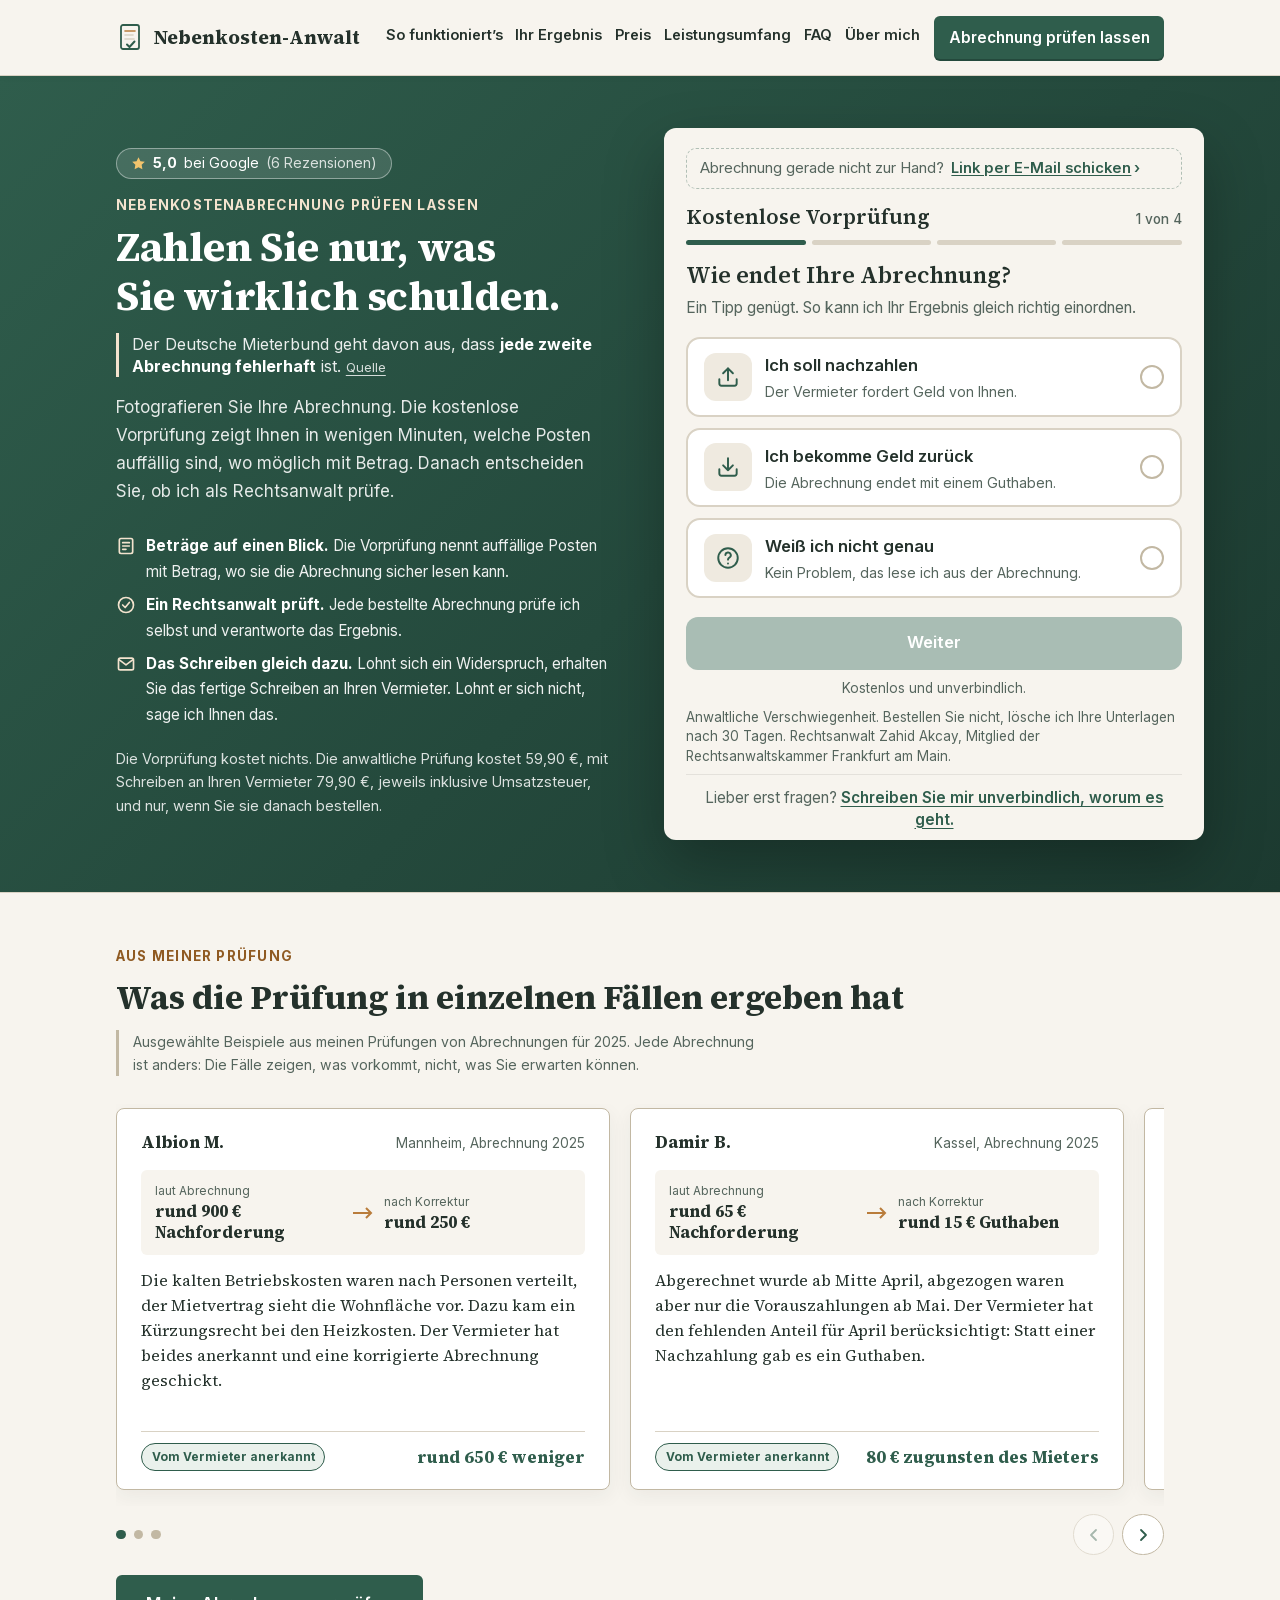
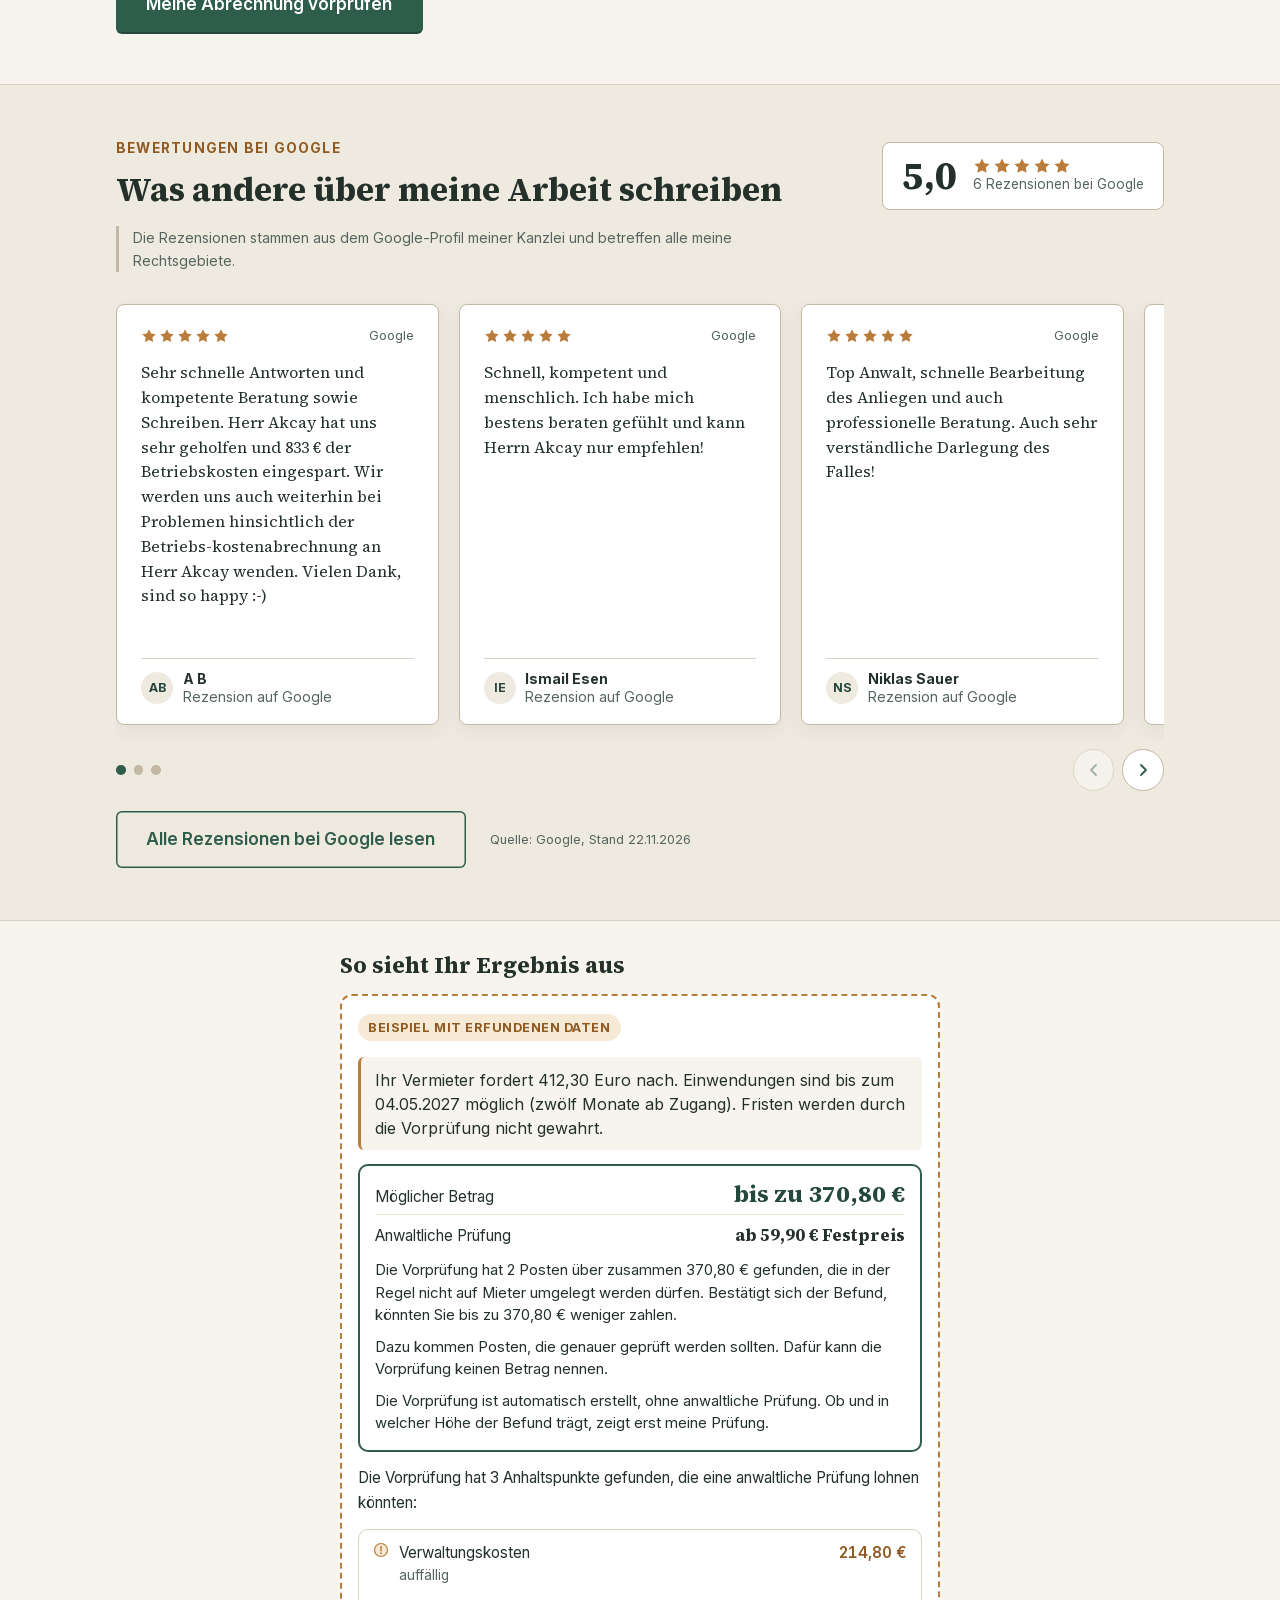
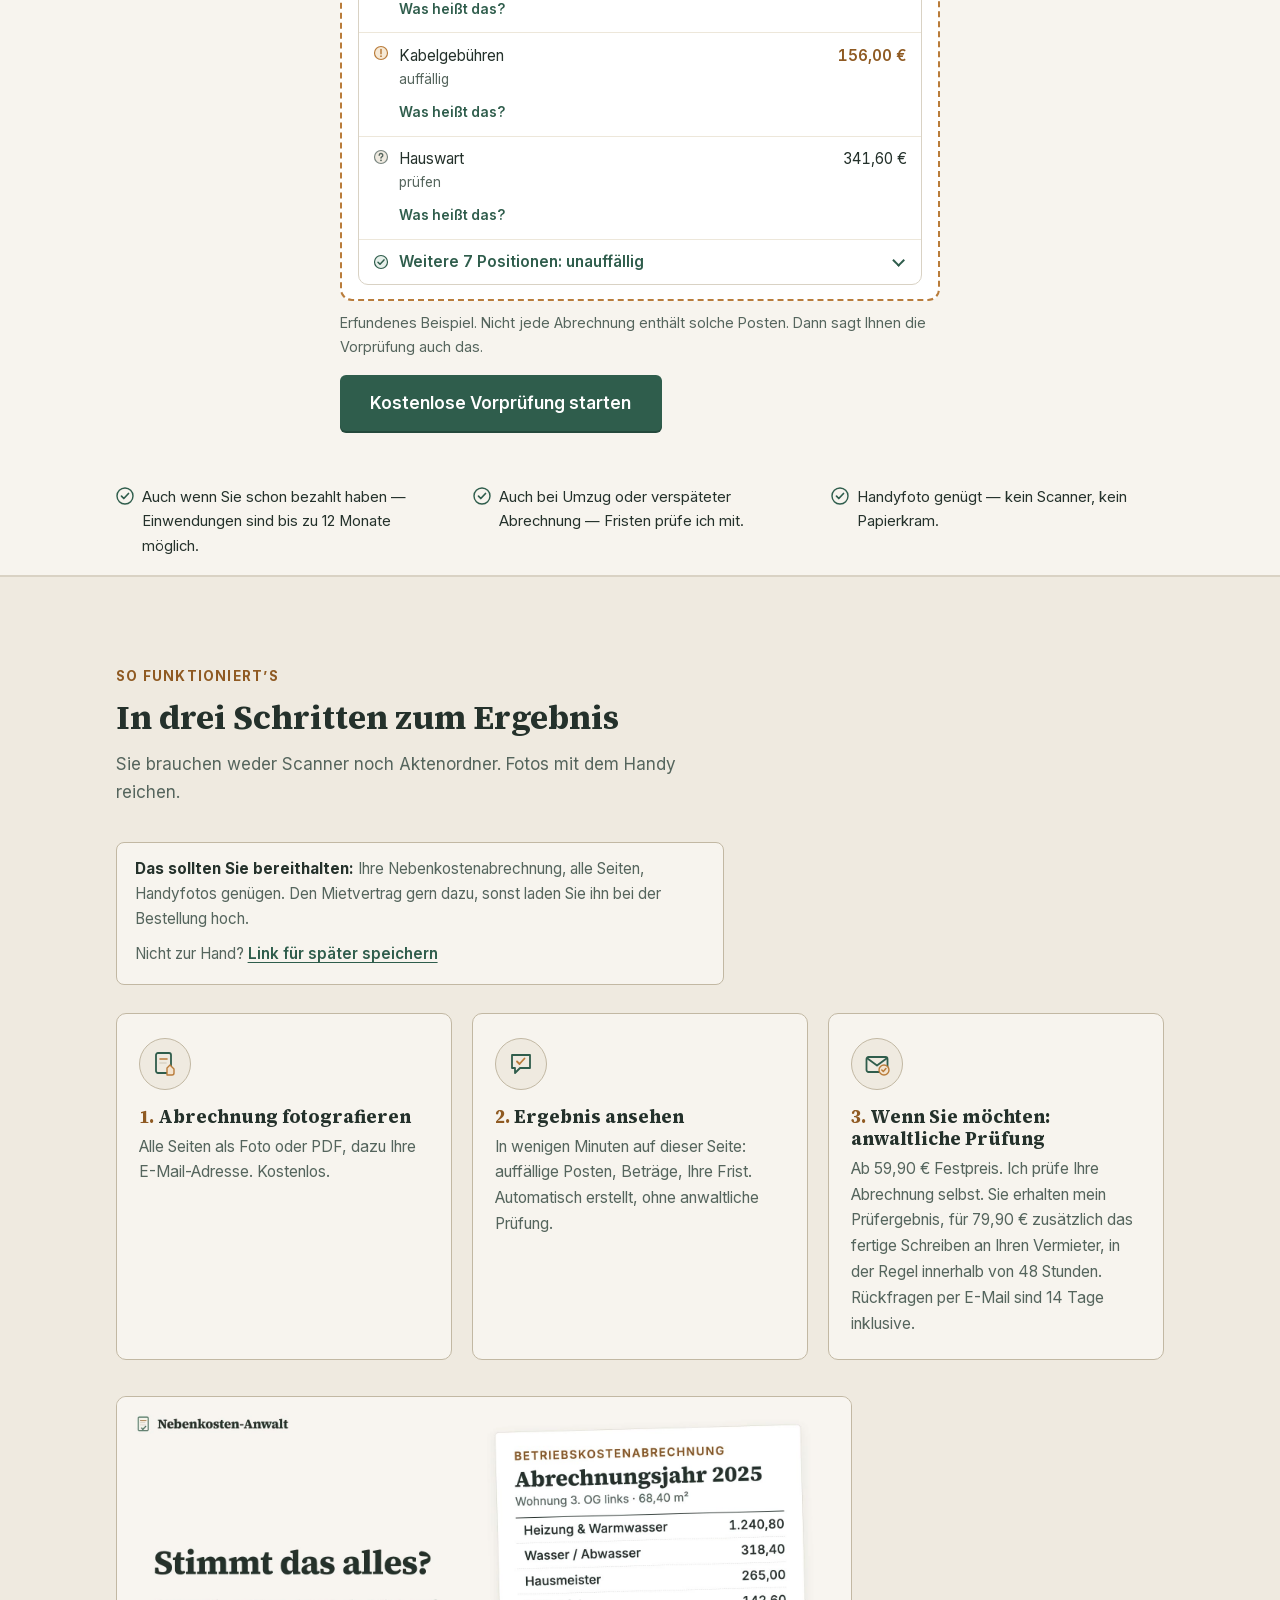
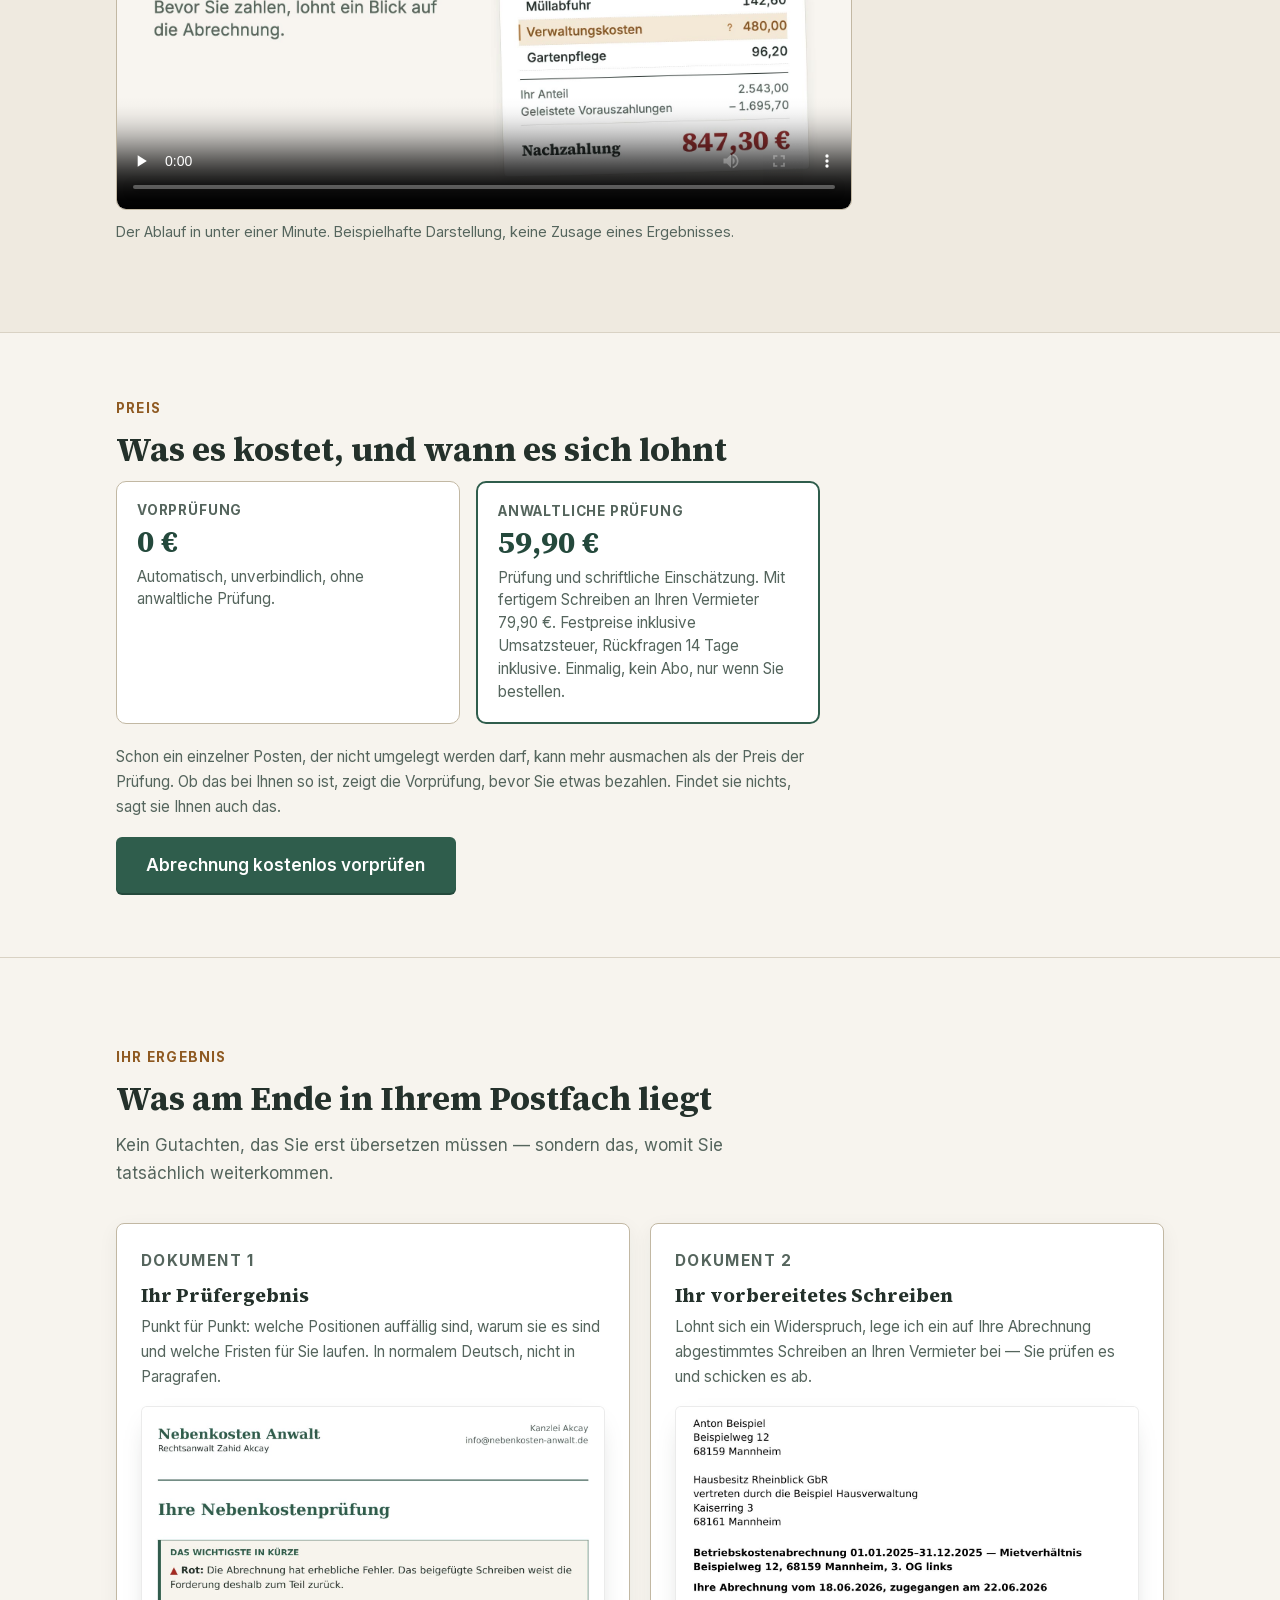
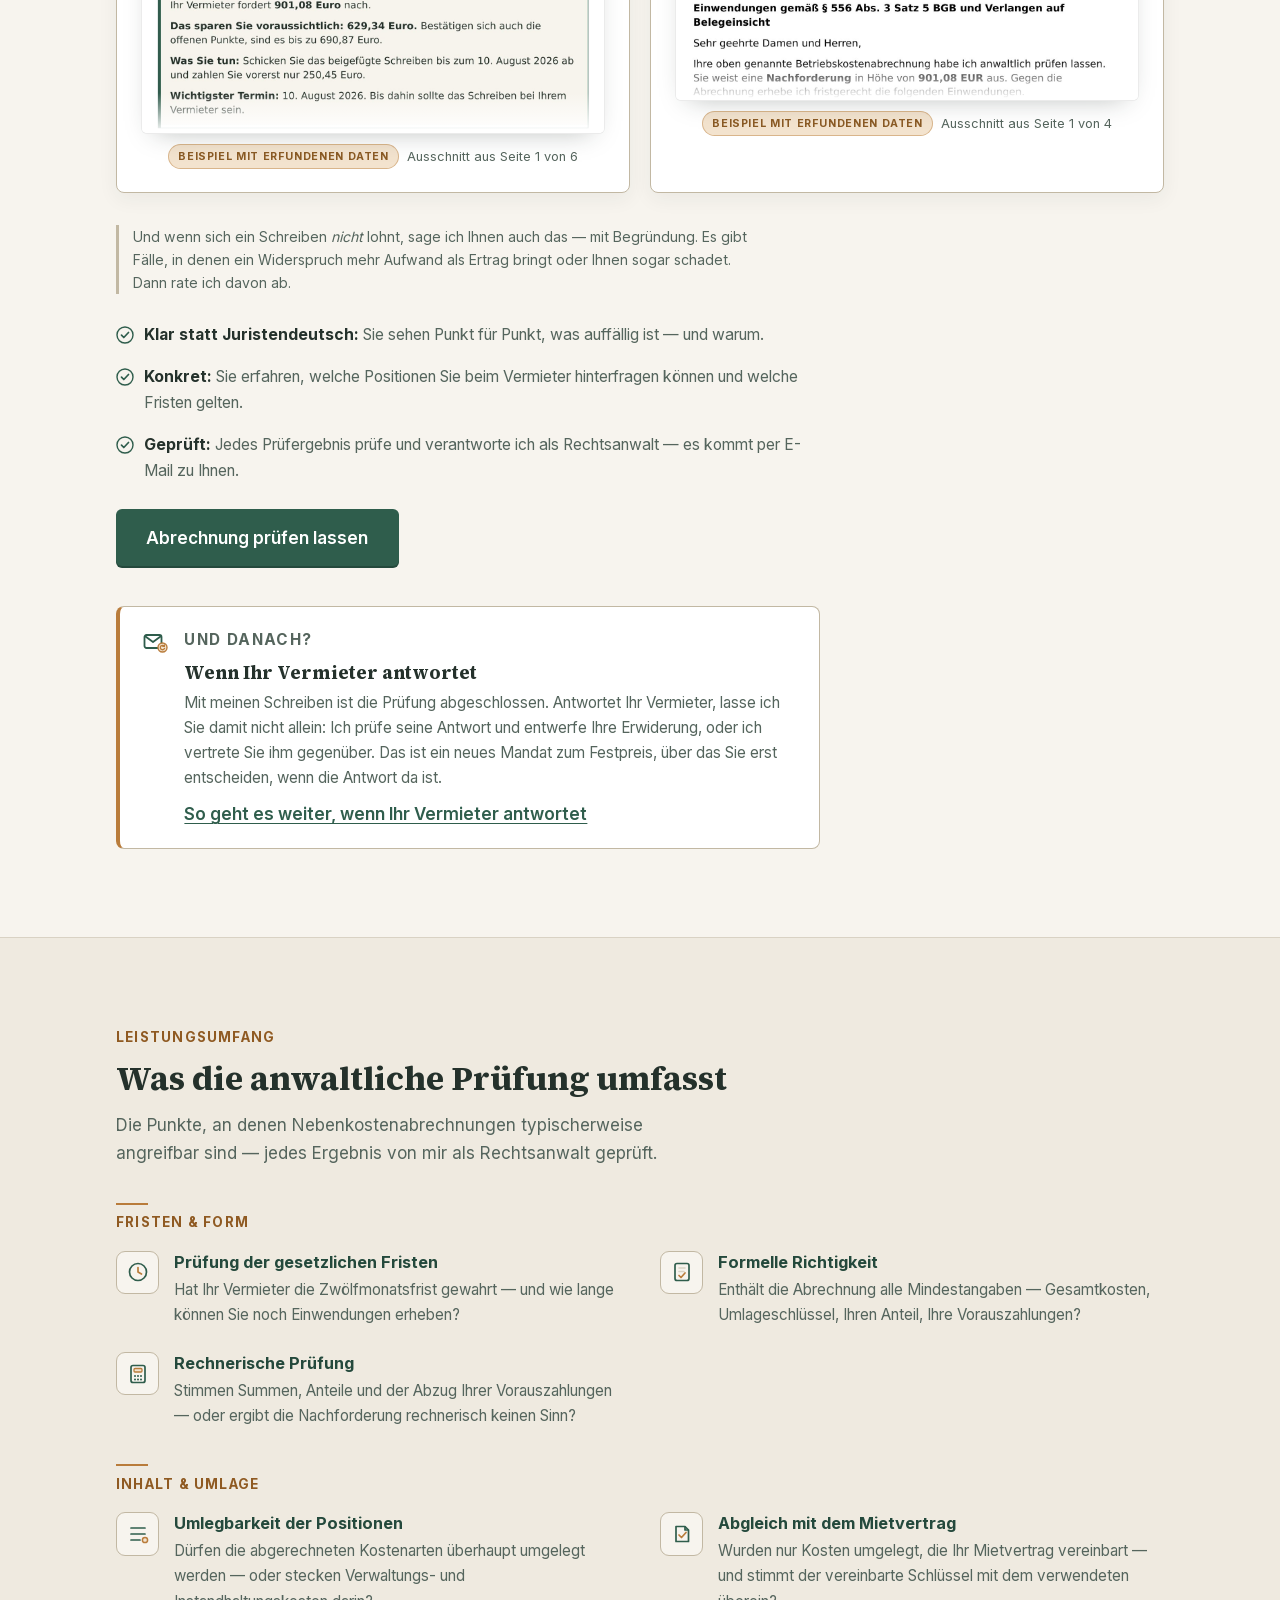
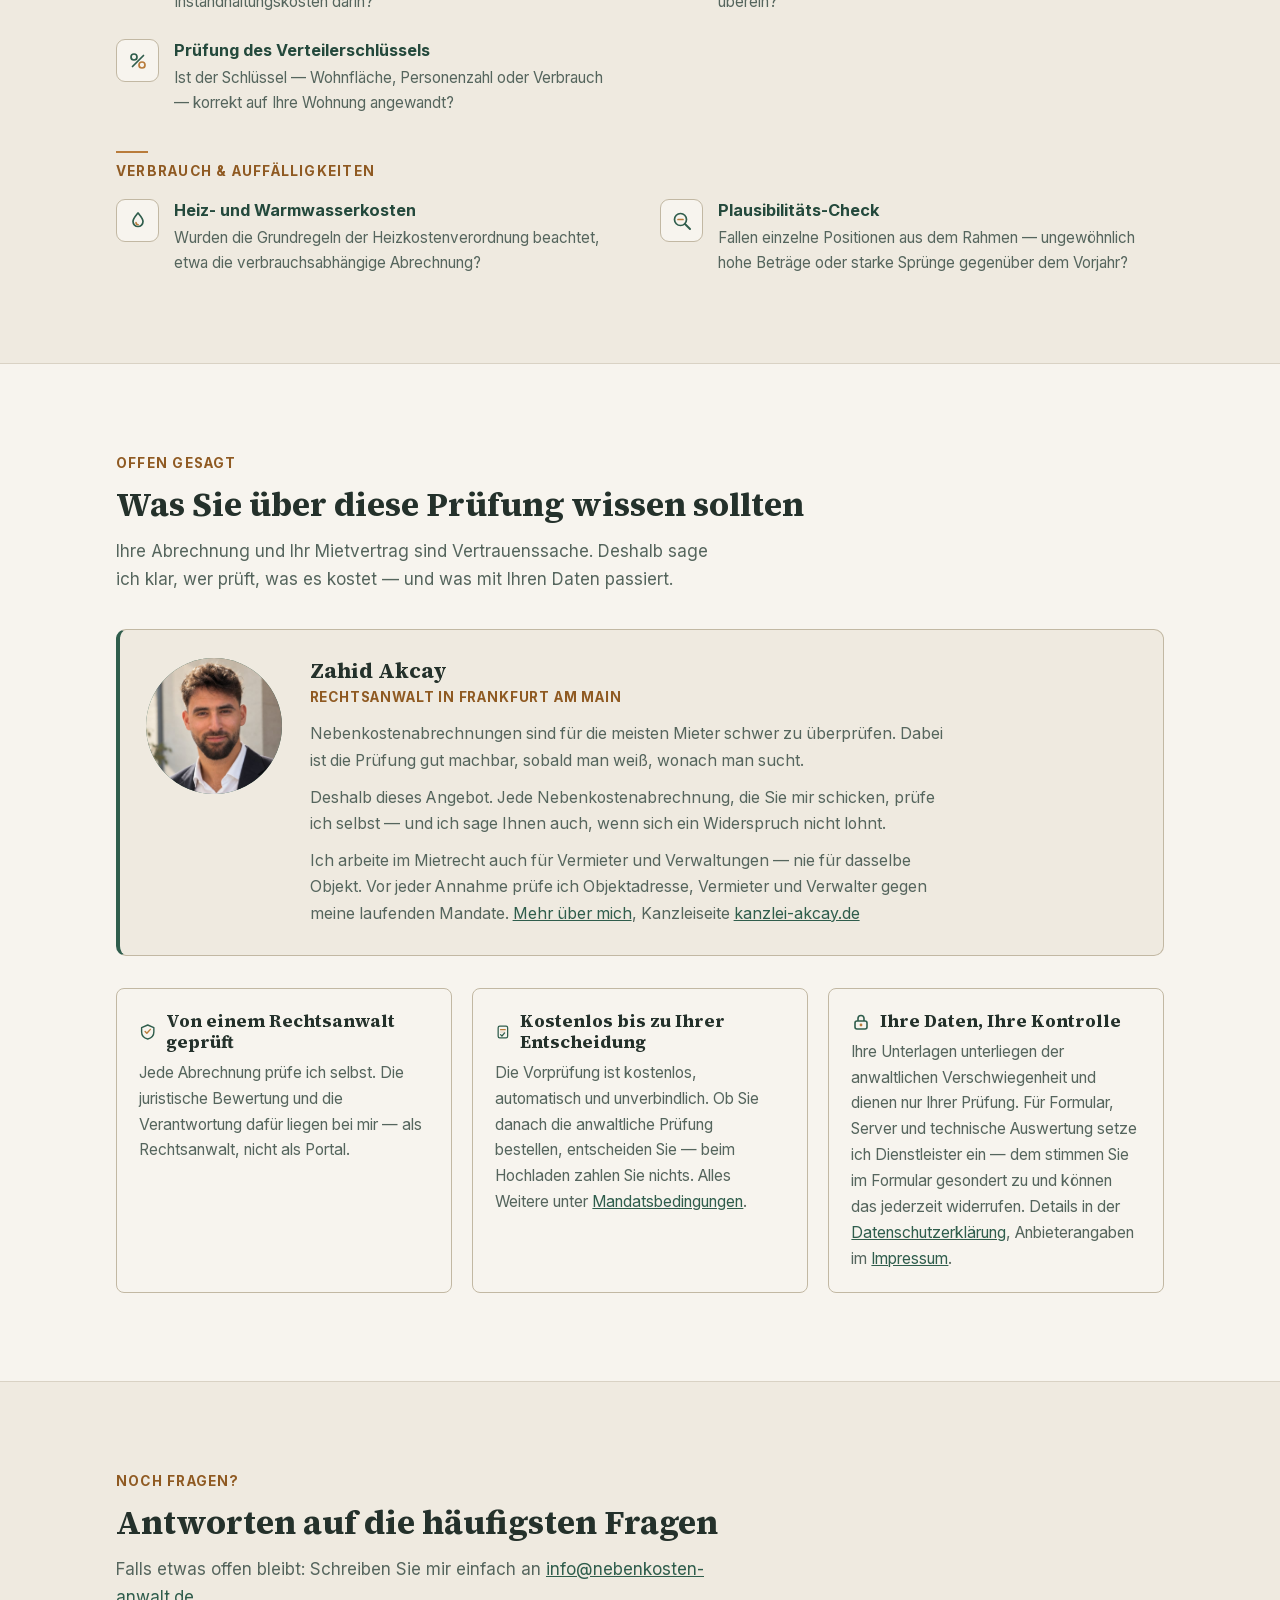
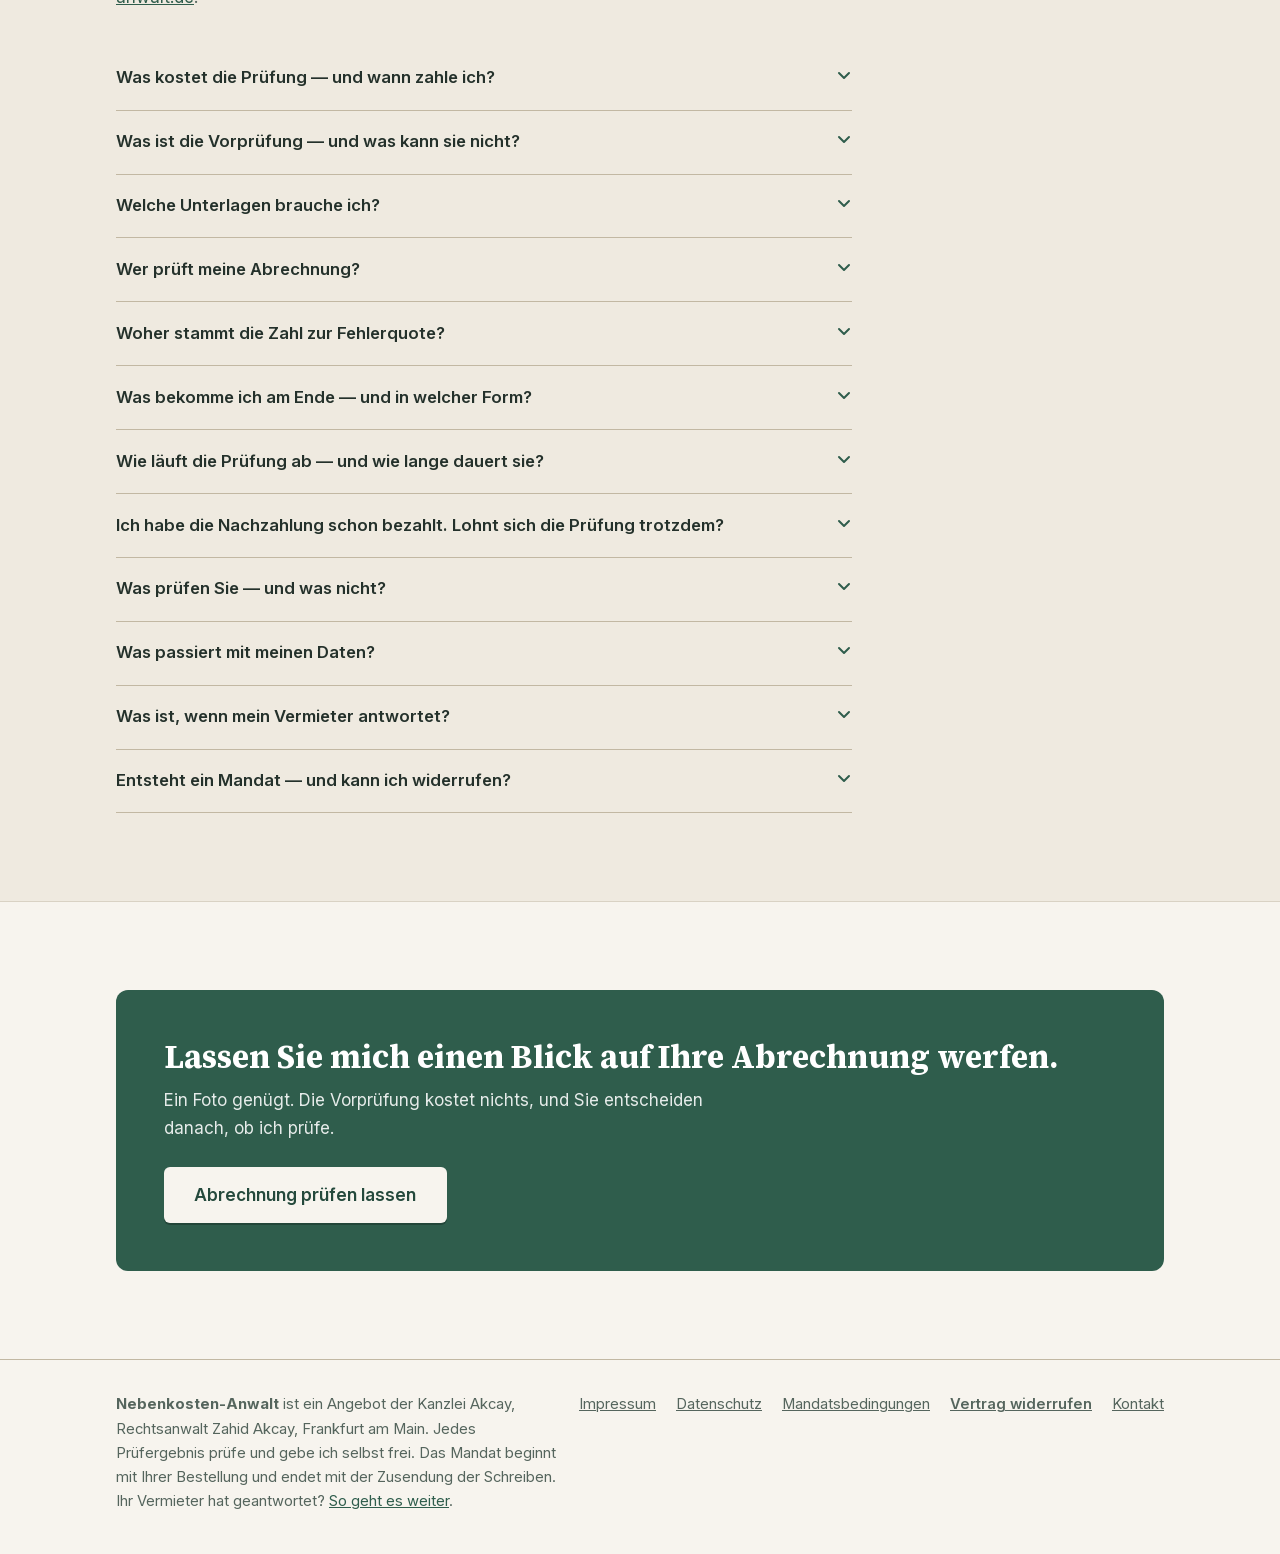
<file: d1/index.html>
<!doctype html>
<html lang="de">
<head>
<meta charset="utf-8">
<title>Nebenkosten-Anwalt – Weiterleitung</title>
<meta name="robots" content="noindex, nofollow">
<link rel="canonical" href="https://nebenkosten-anwalt.de/pruefung.html">
<meta http-equiv="refresh" content="0; url=/pruefung.html?quelle=flyer-d1">
<script>location.replace("/pruefung.html?quelle=flyer-d1");</script>
</head>
<body style="font-family: system-ui, sans-serif; padding: 2rem; color: #24312B; background: #F7F4EE">
<p>Einen Moment – Sie werden weitergeleitet. <a href="/pruefung.html?quelle=flyer-d1">Zur kostenlosen Vorprüfung</a></p>
</body>
</html>
</file>
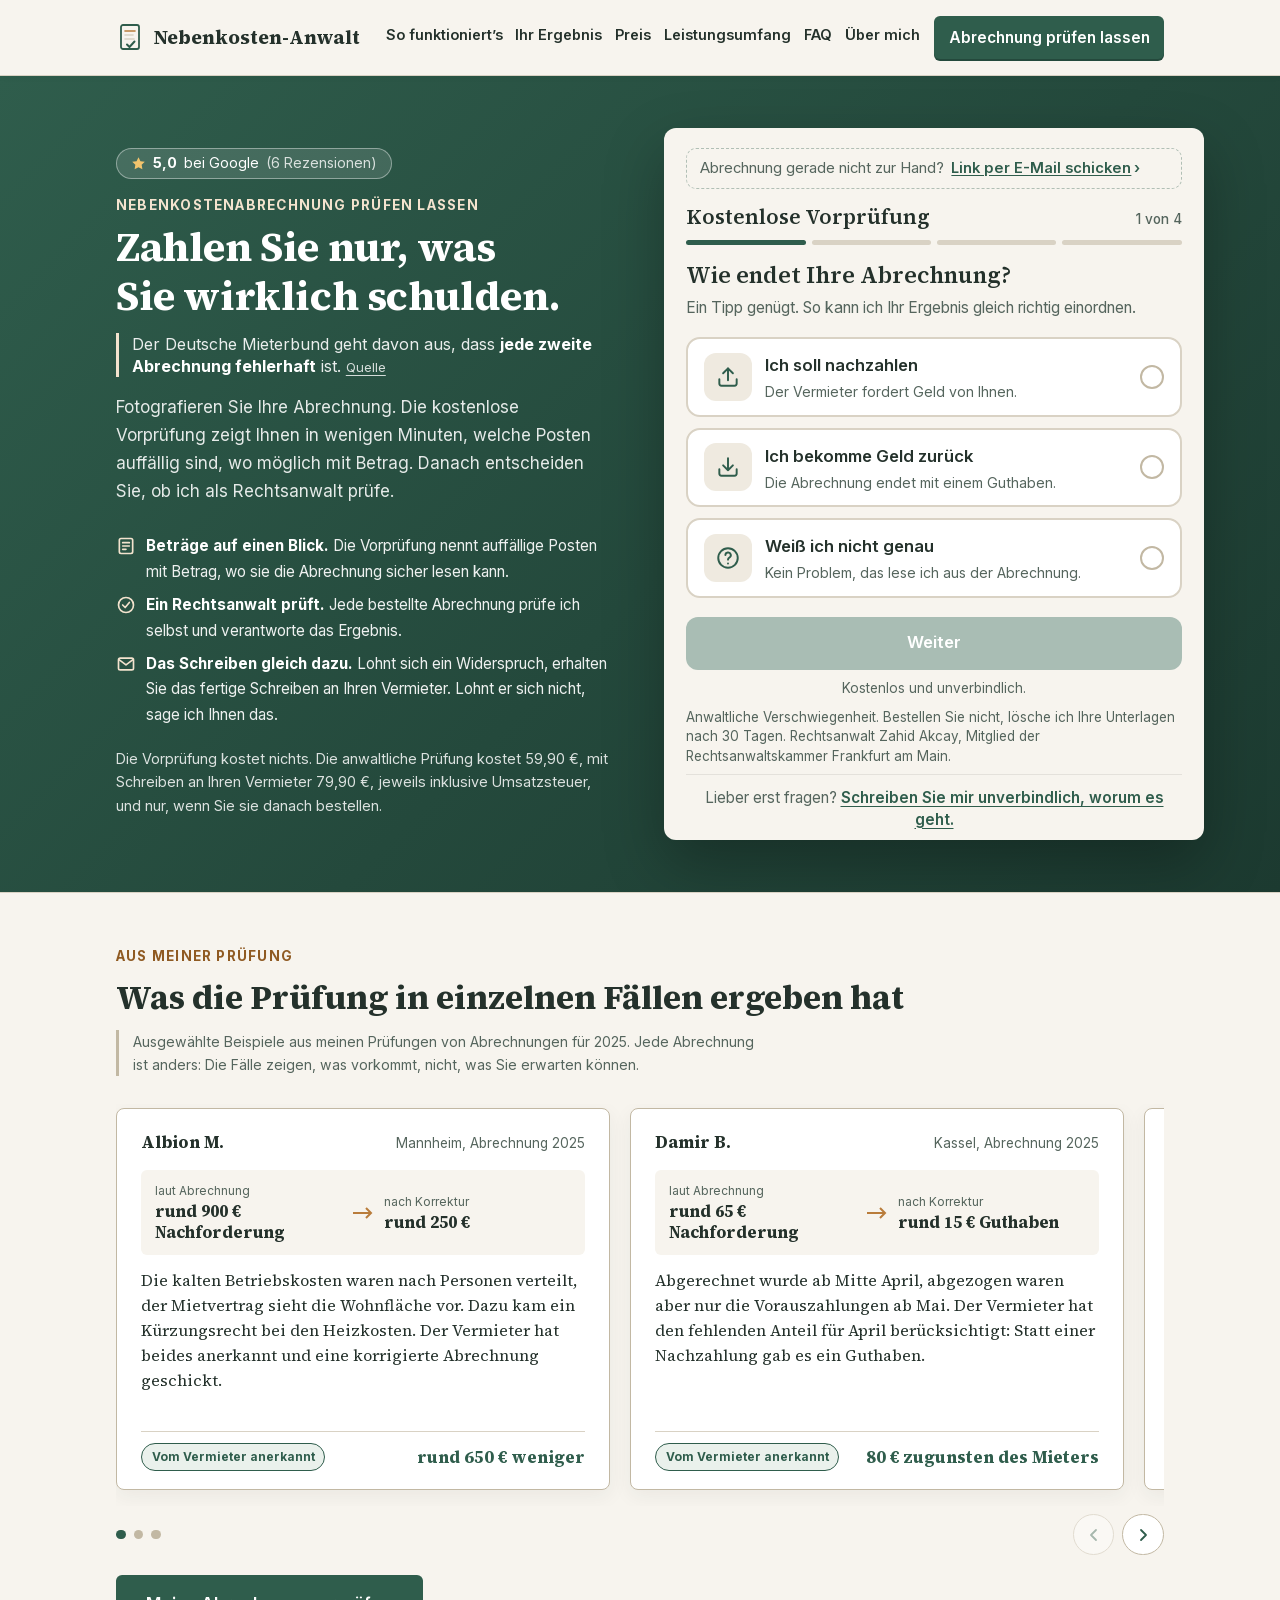
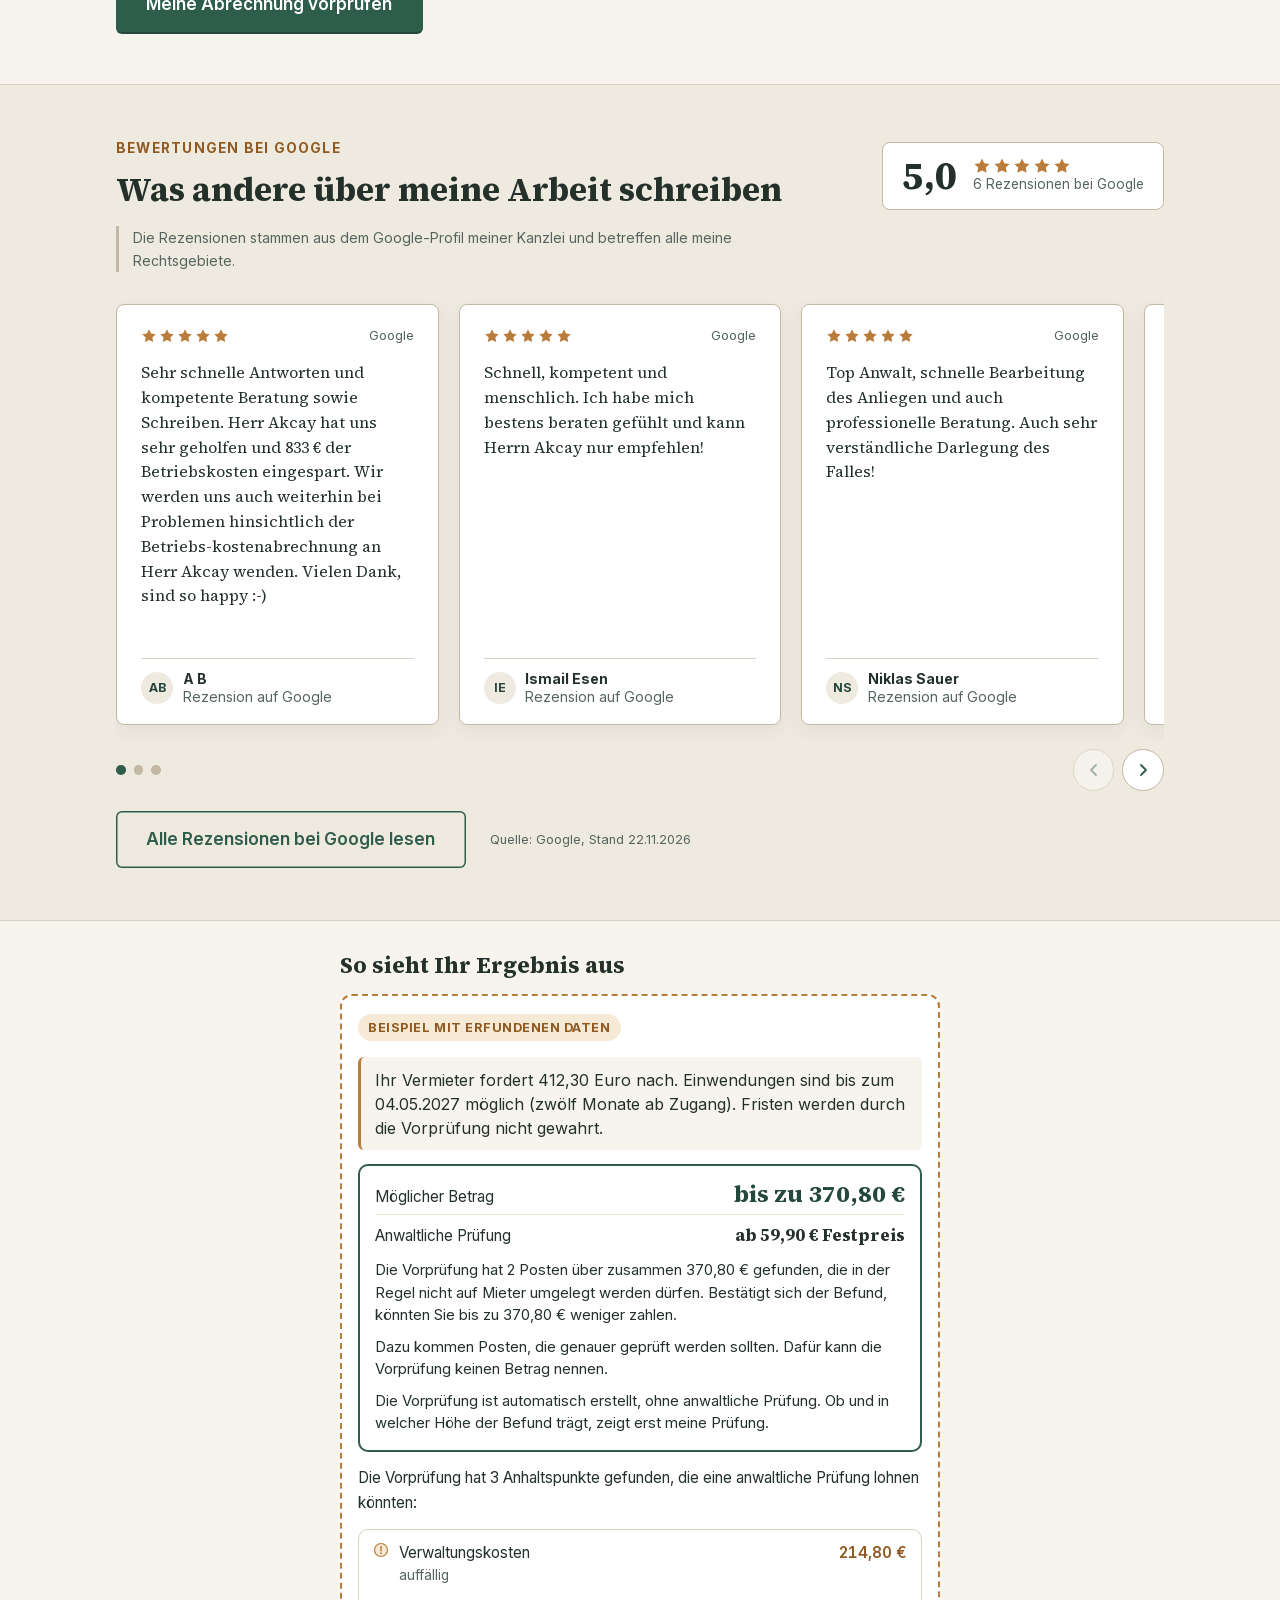
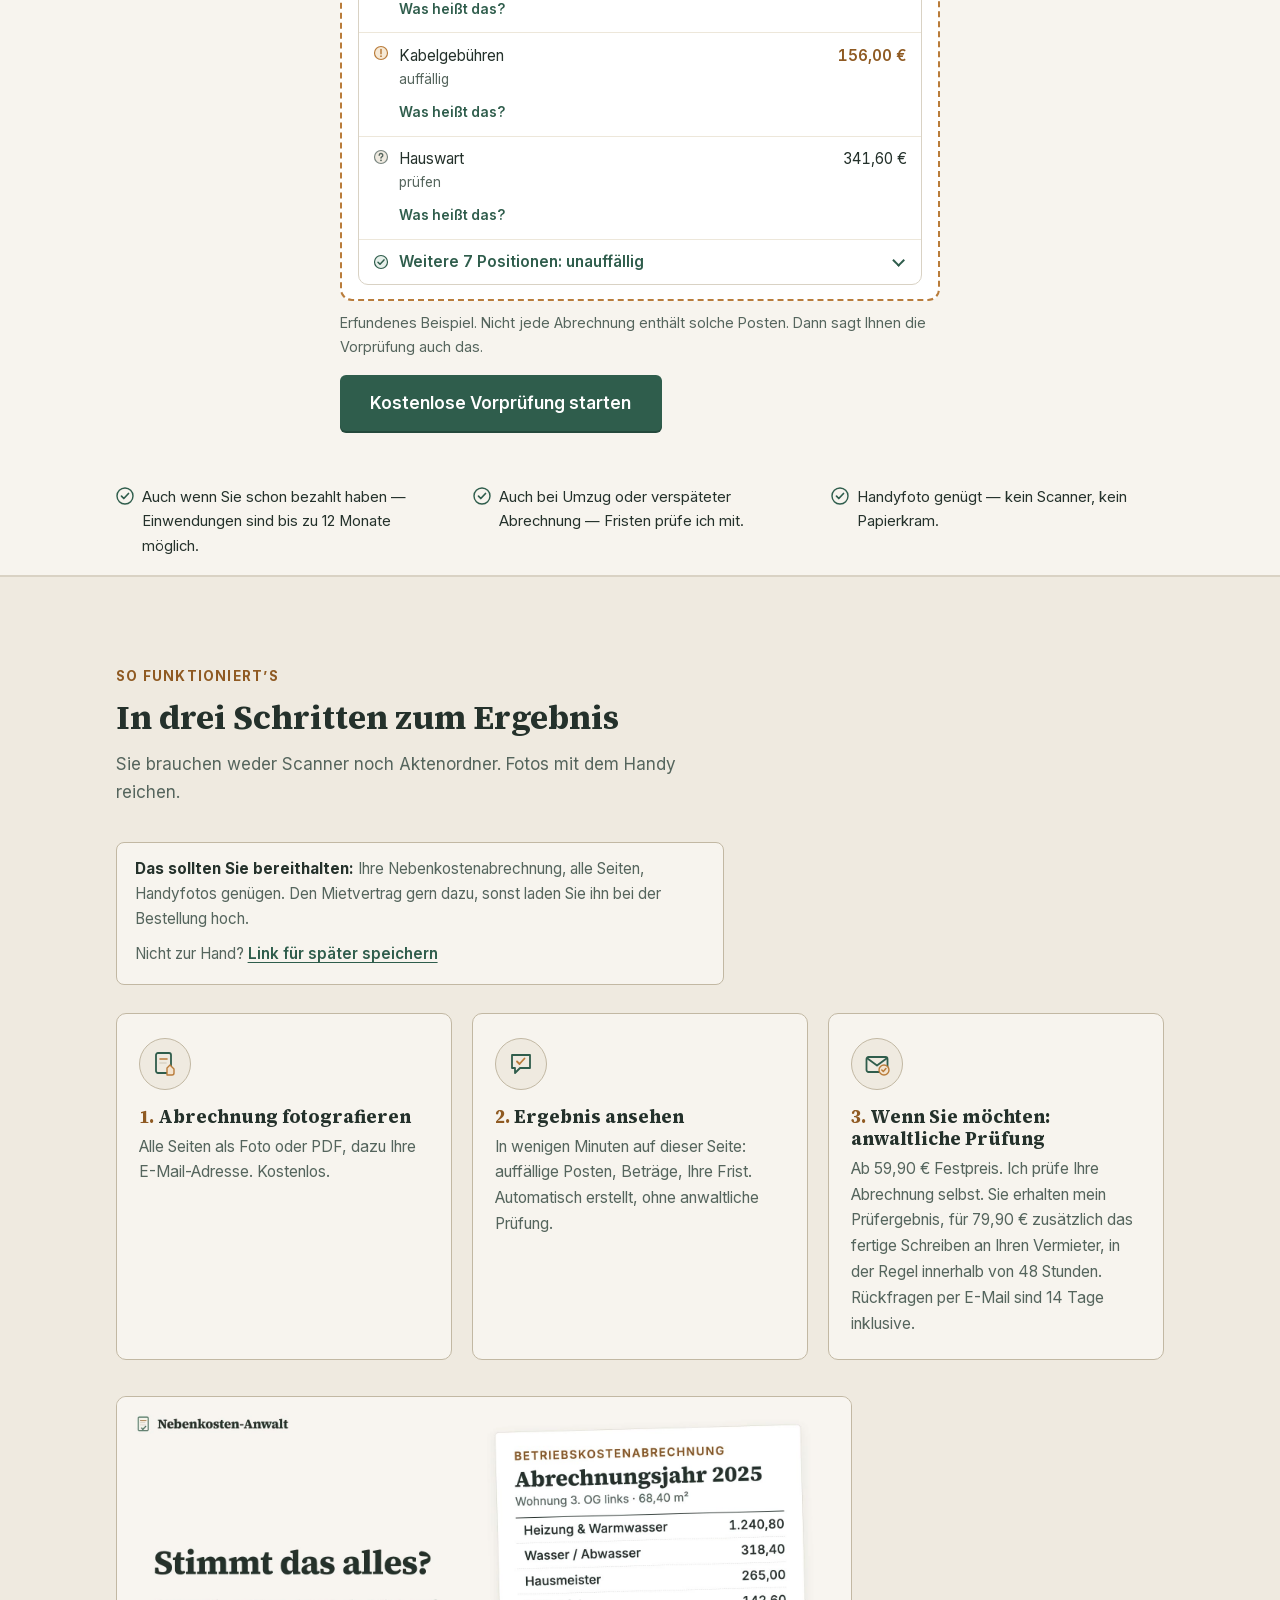
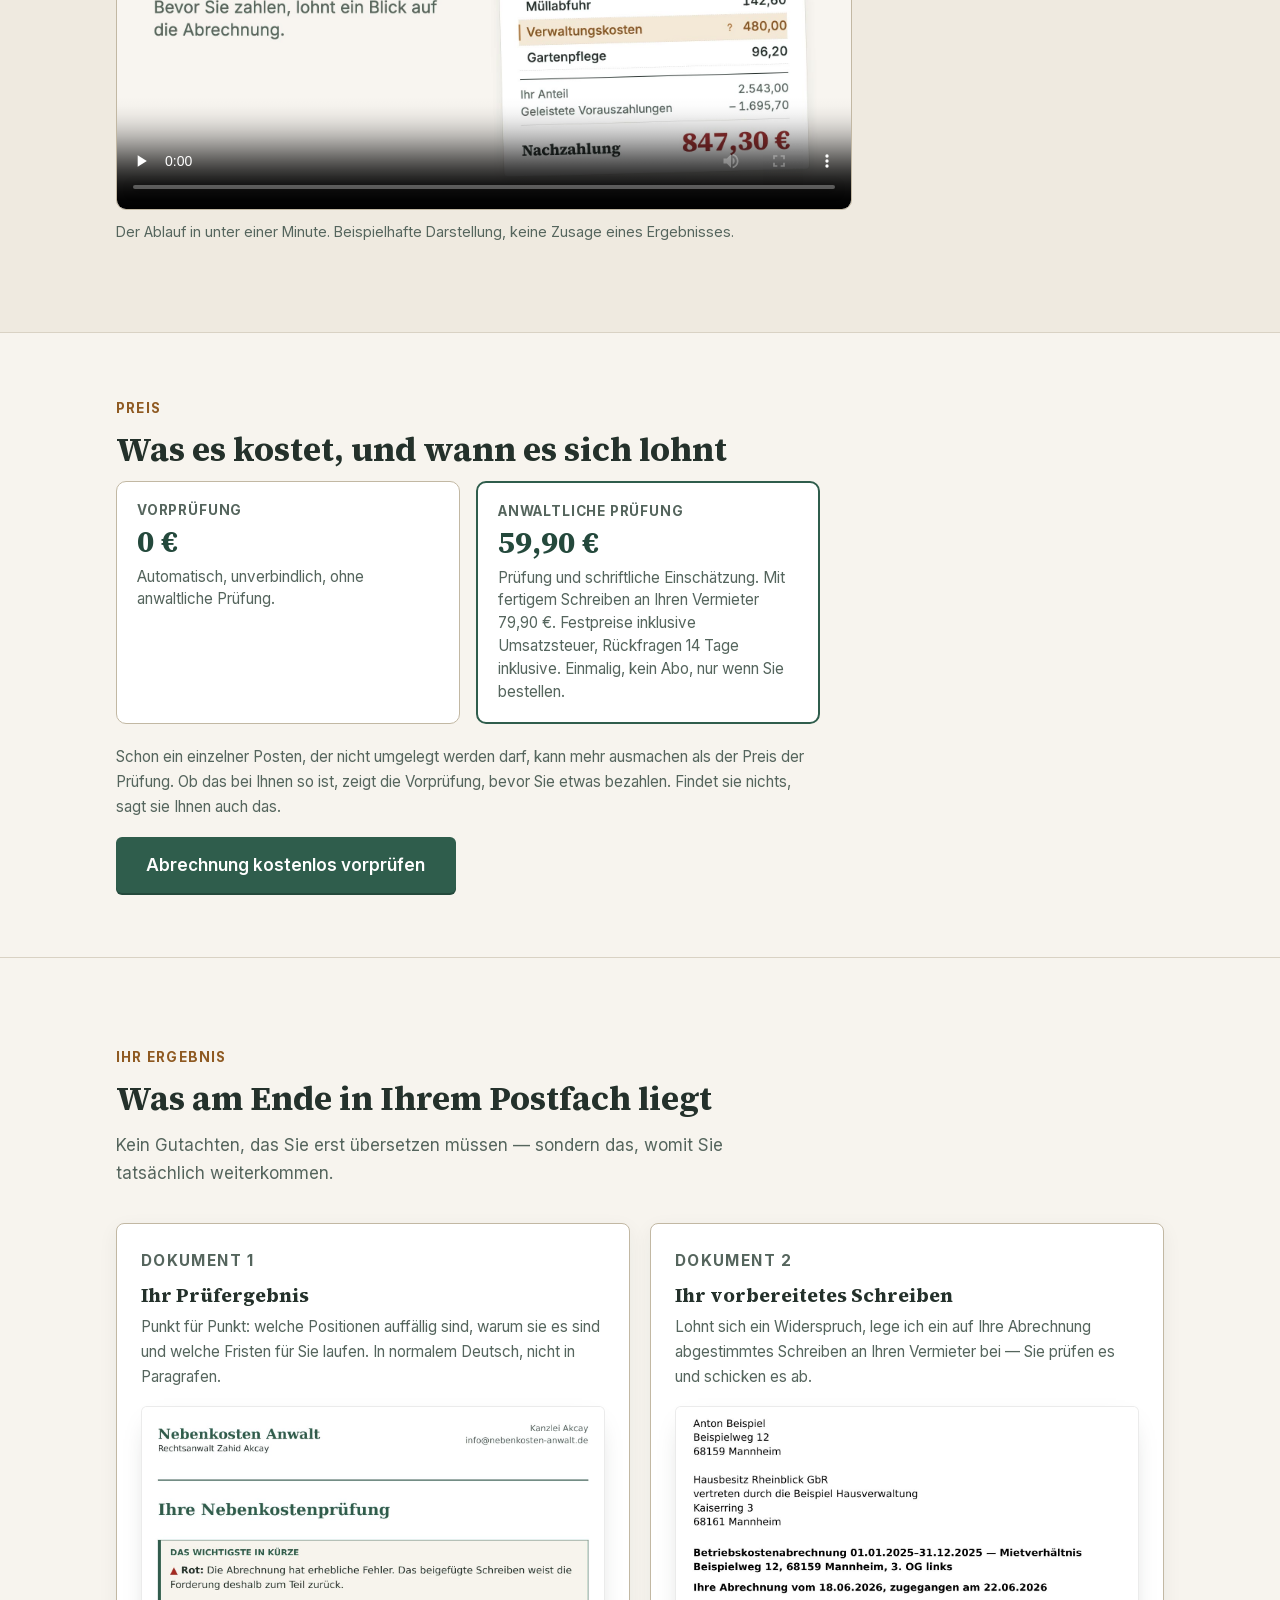
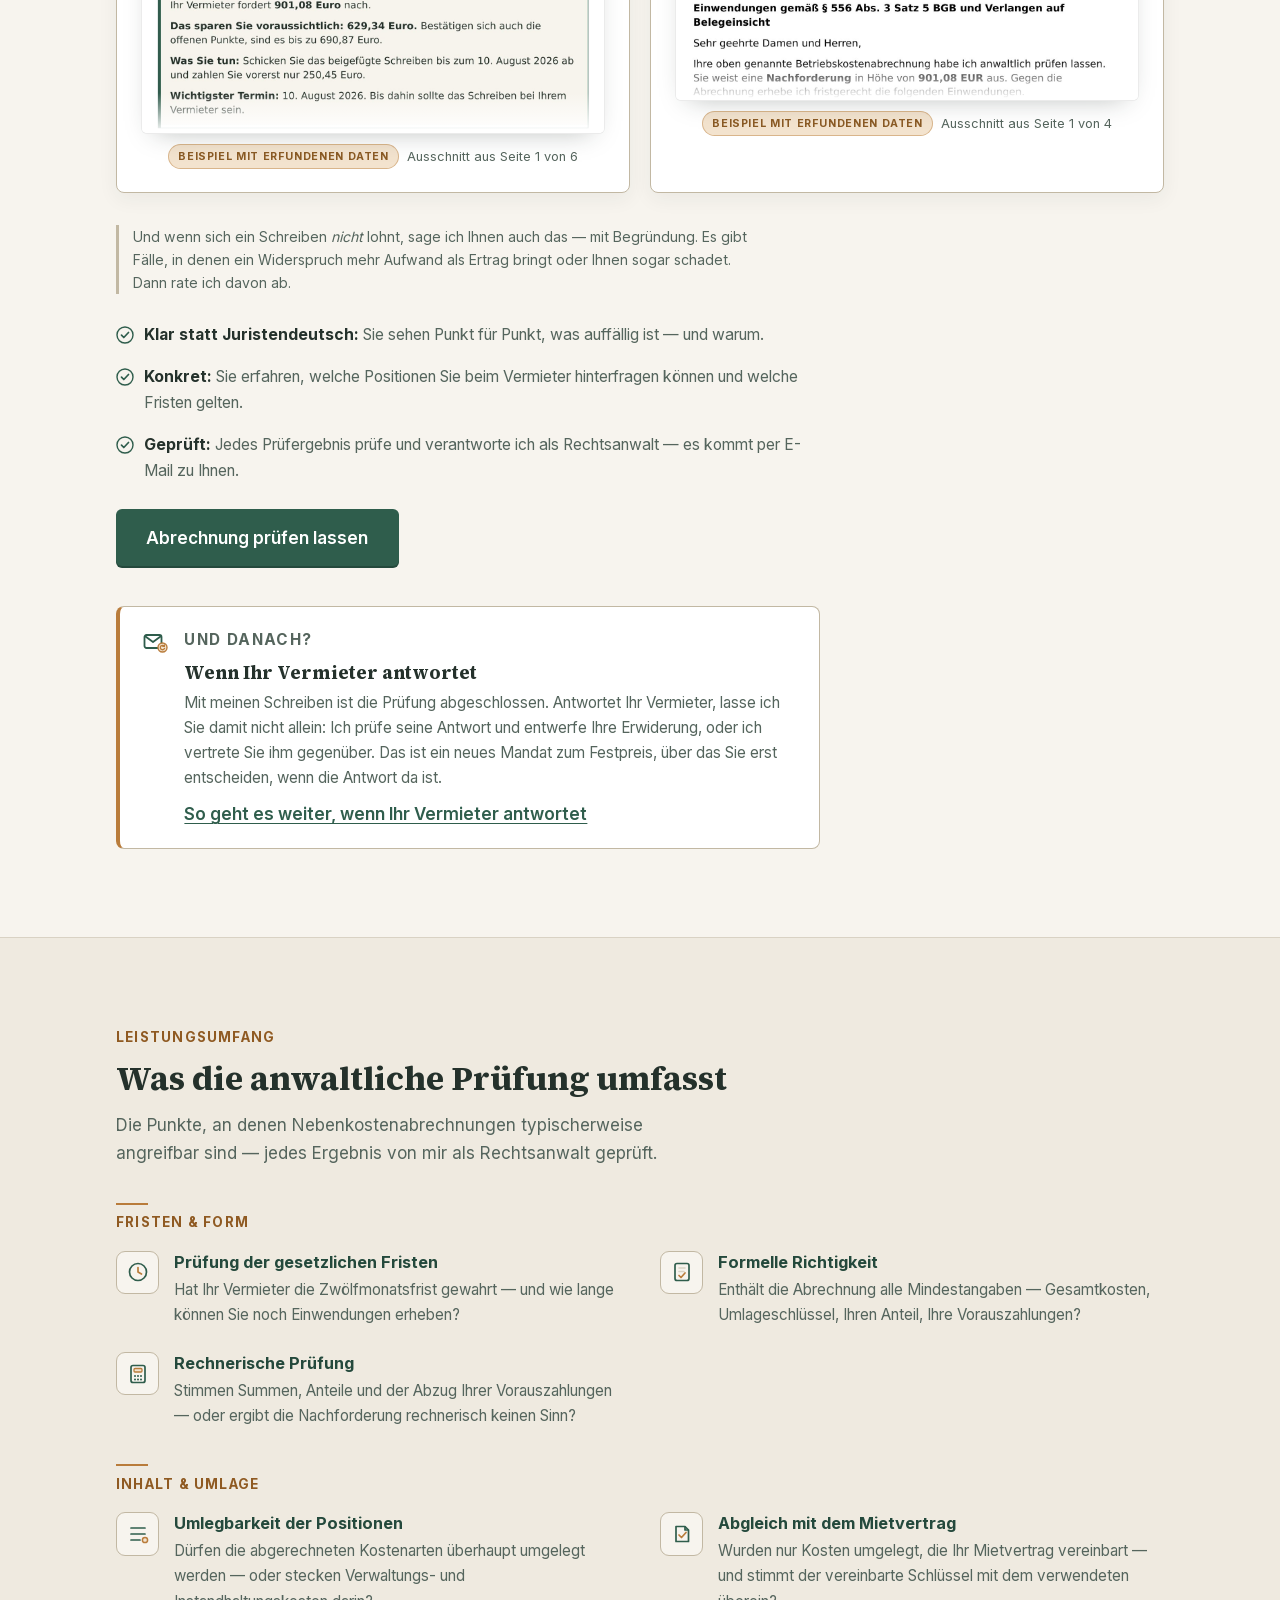
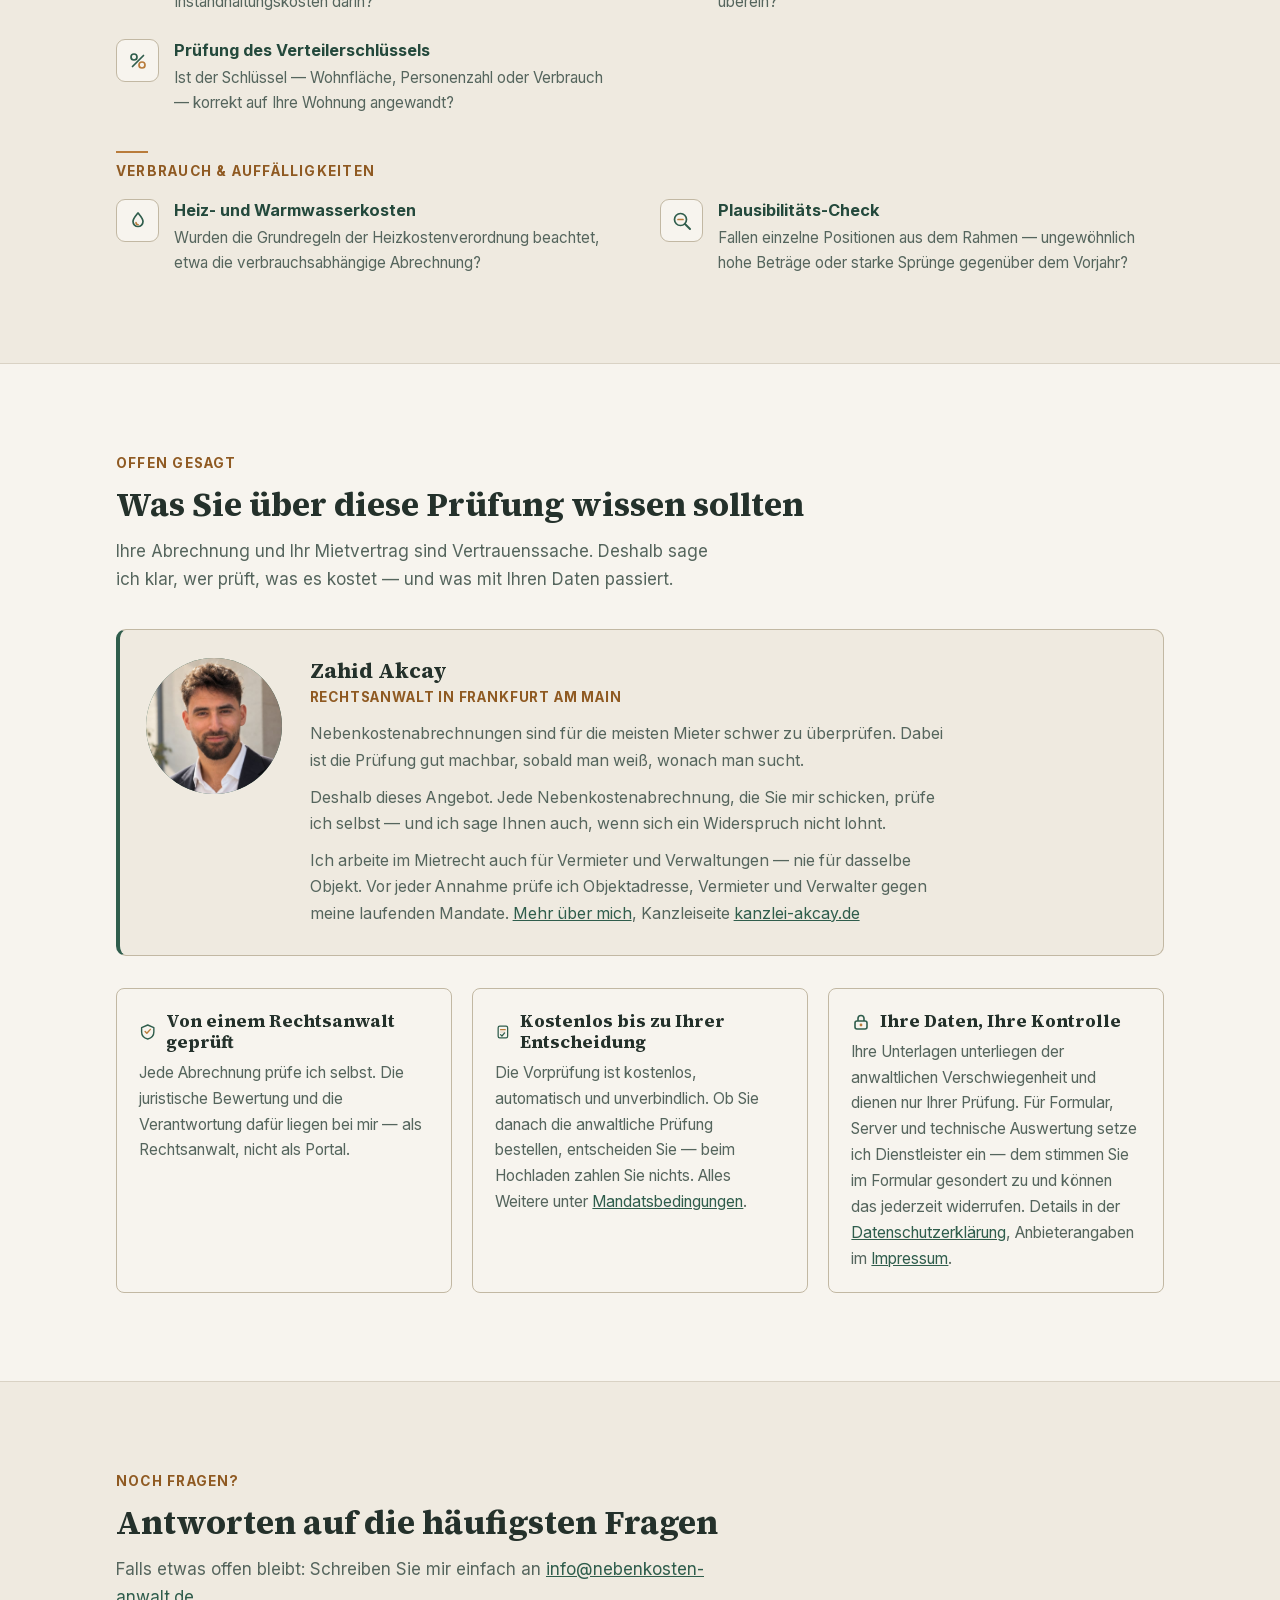
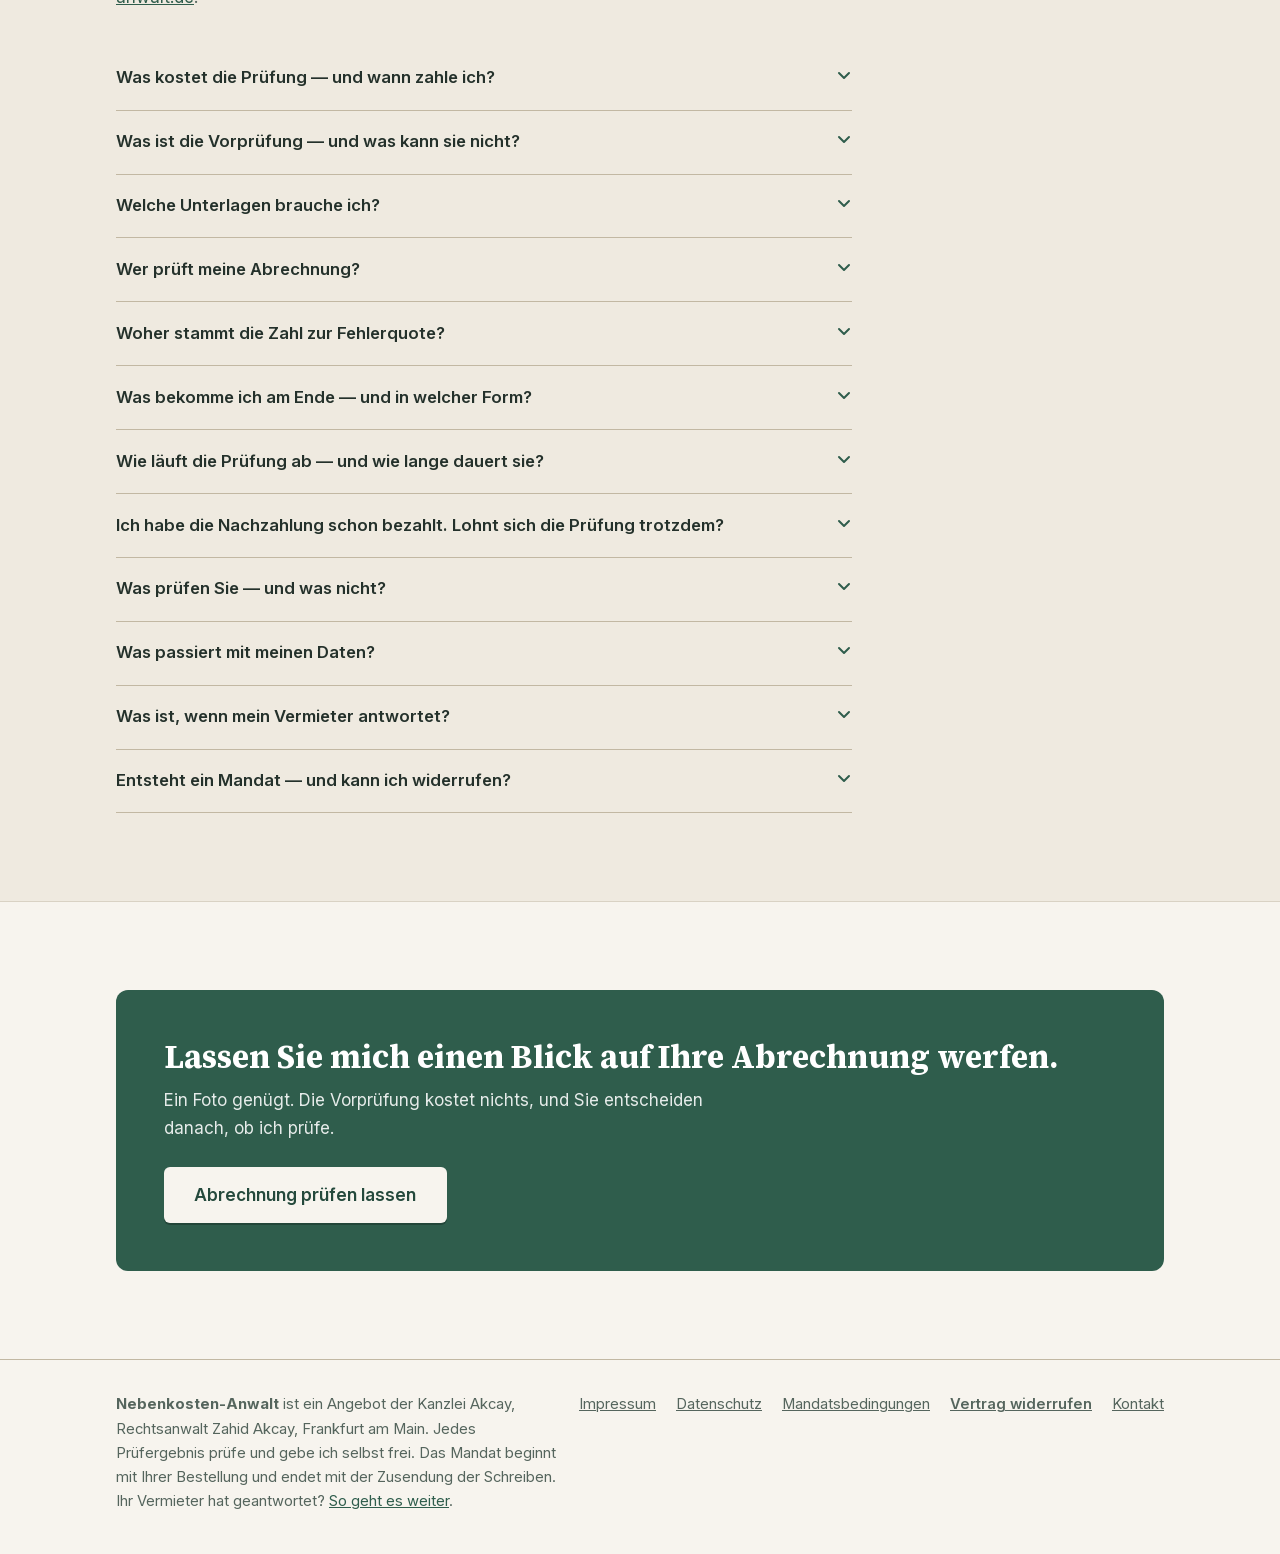
<file: f1/index.html>
<!doctype html>
<html lang="de">
<head>
<meta charset="utf-8">
<title>Nebenkosten-Anwalt – Weiterleitung</title>
<meta name="robots" content="noindex, nofollow">
<link rel="canonical" href="https://nebenkosten-anwalt.de/pruefung.html">
<meta http-equiv="refresh" content="0; url=/pruefung.html?quelle=flyer-f1">
<script>location.replace("/pruefung.html?quelle=flyer-f1");</script>
</head>
<body style="font-family: system-ui, sans-serif; padding: 2rem; color: #24312B; background: #F7F4EE">
<p>Einen Moment – Sie werden weitergeleitet. <a href="/pruefung.html?quelle=flyer-f1">Zur kostenlosen Vorprüfung</a></p>
</body>
</html>
</file>
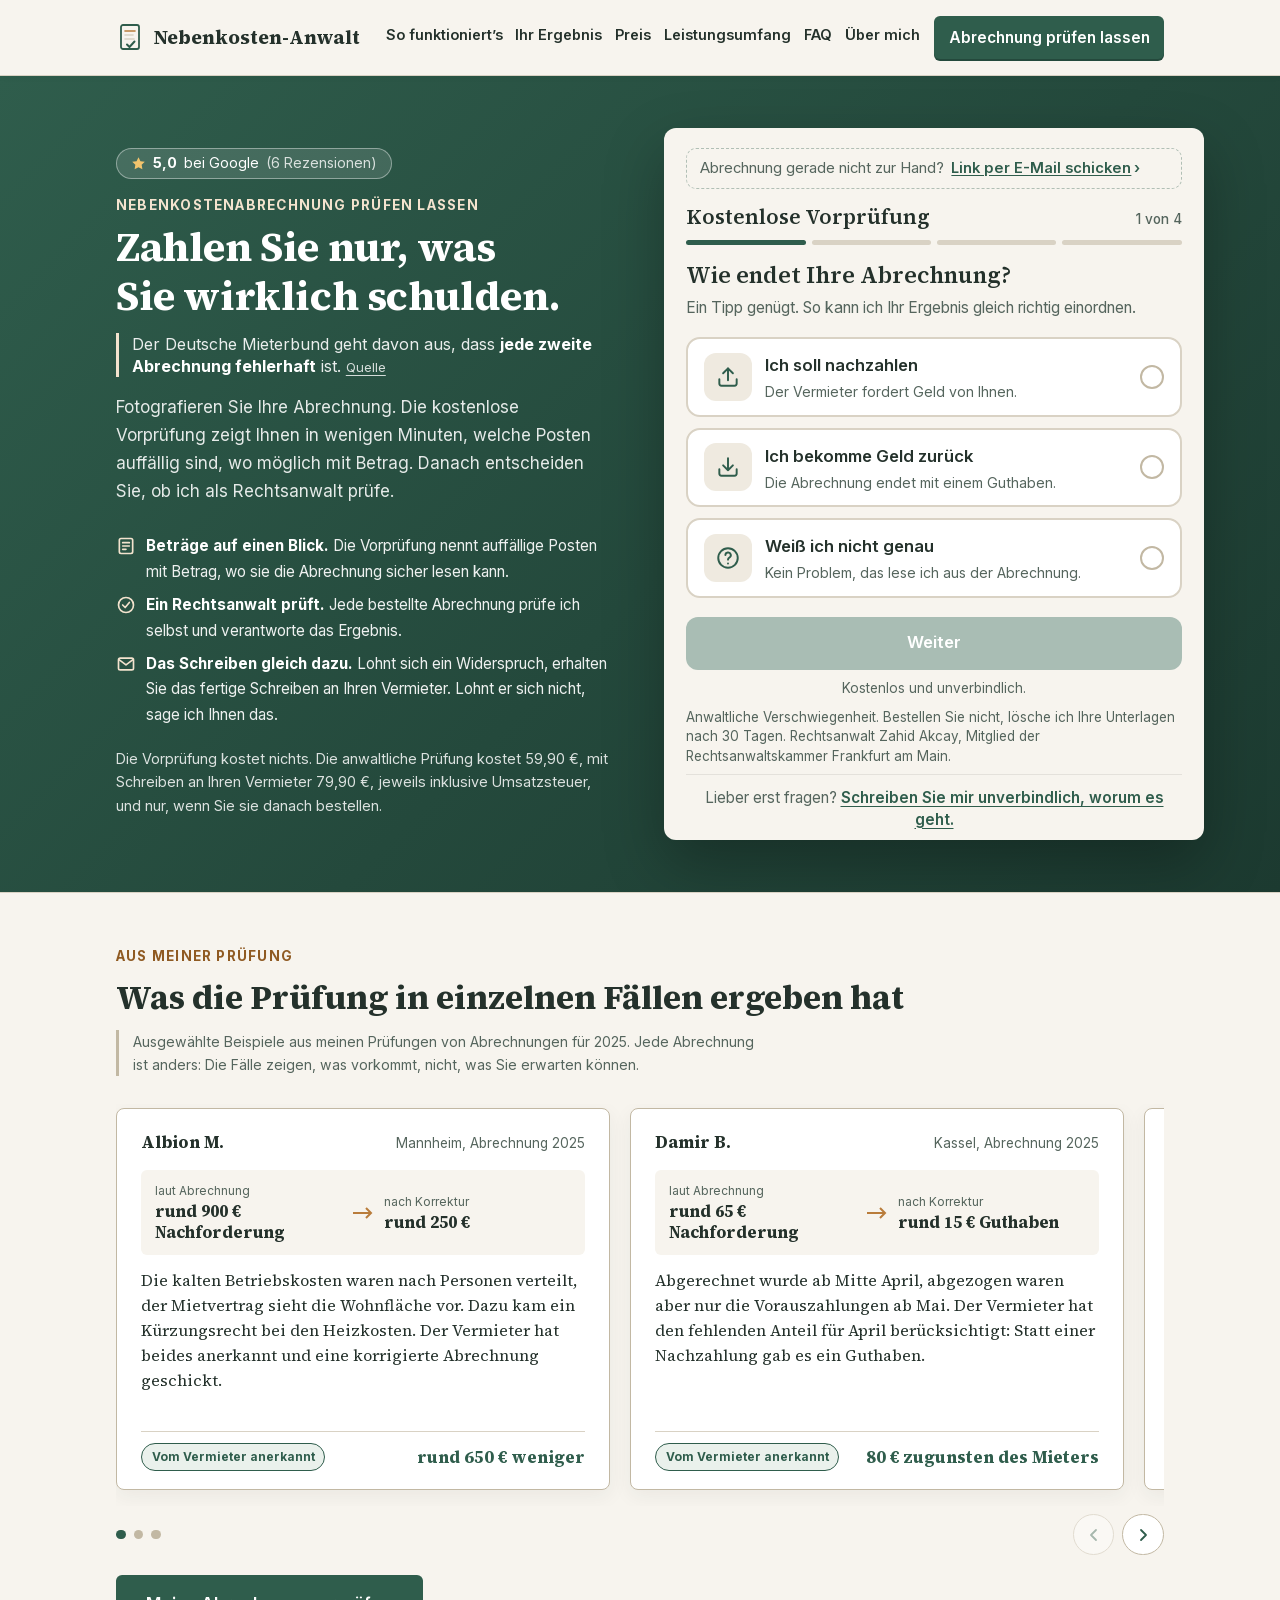
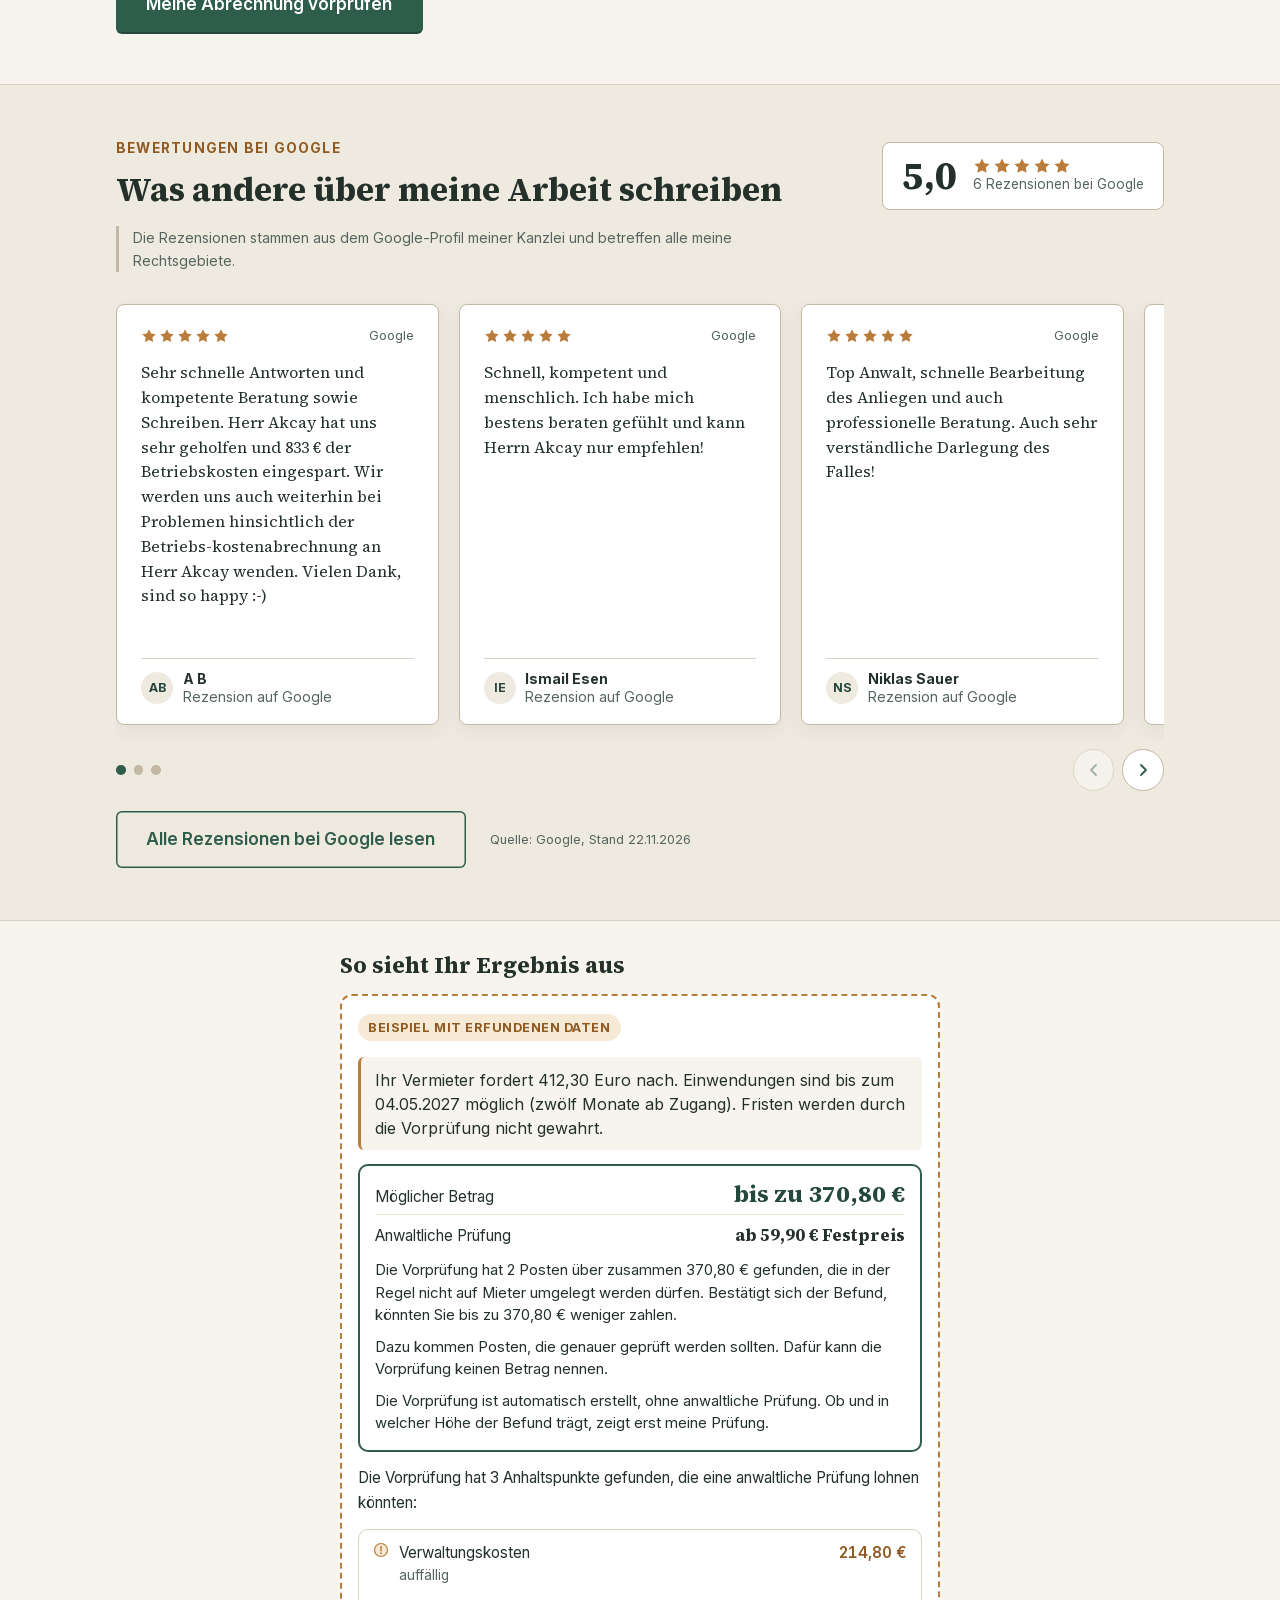
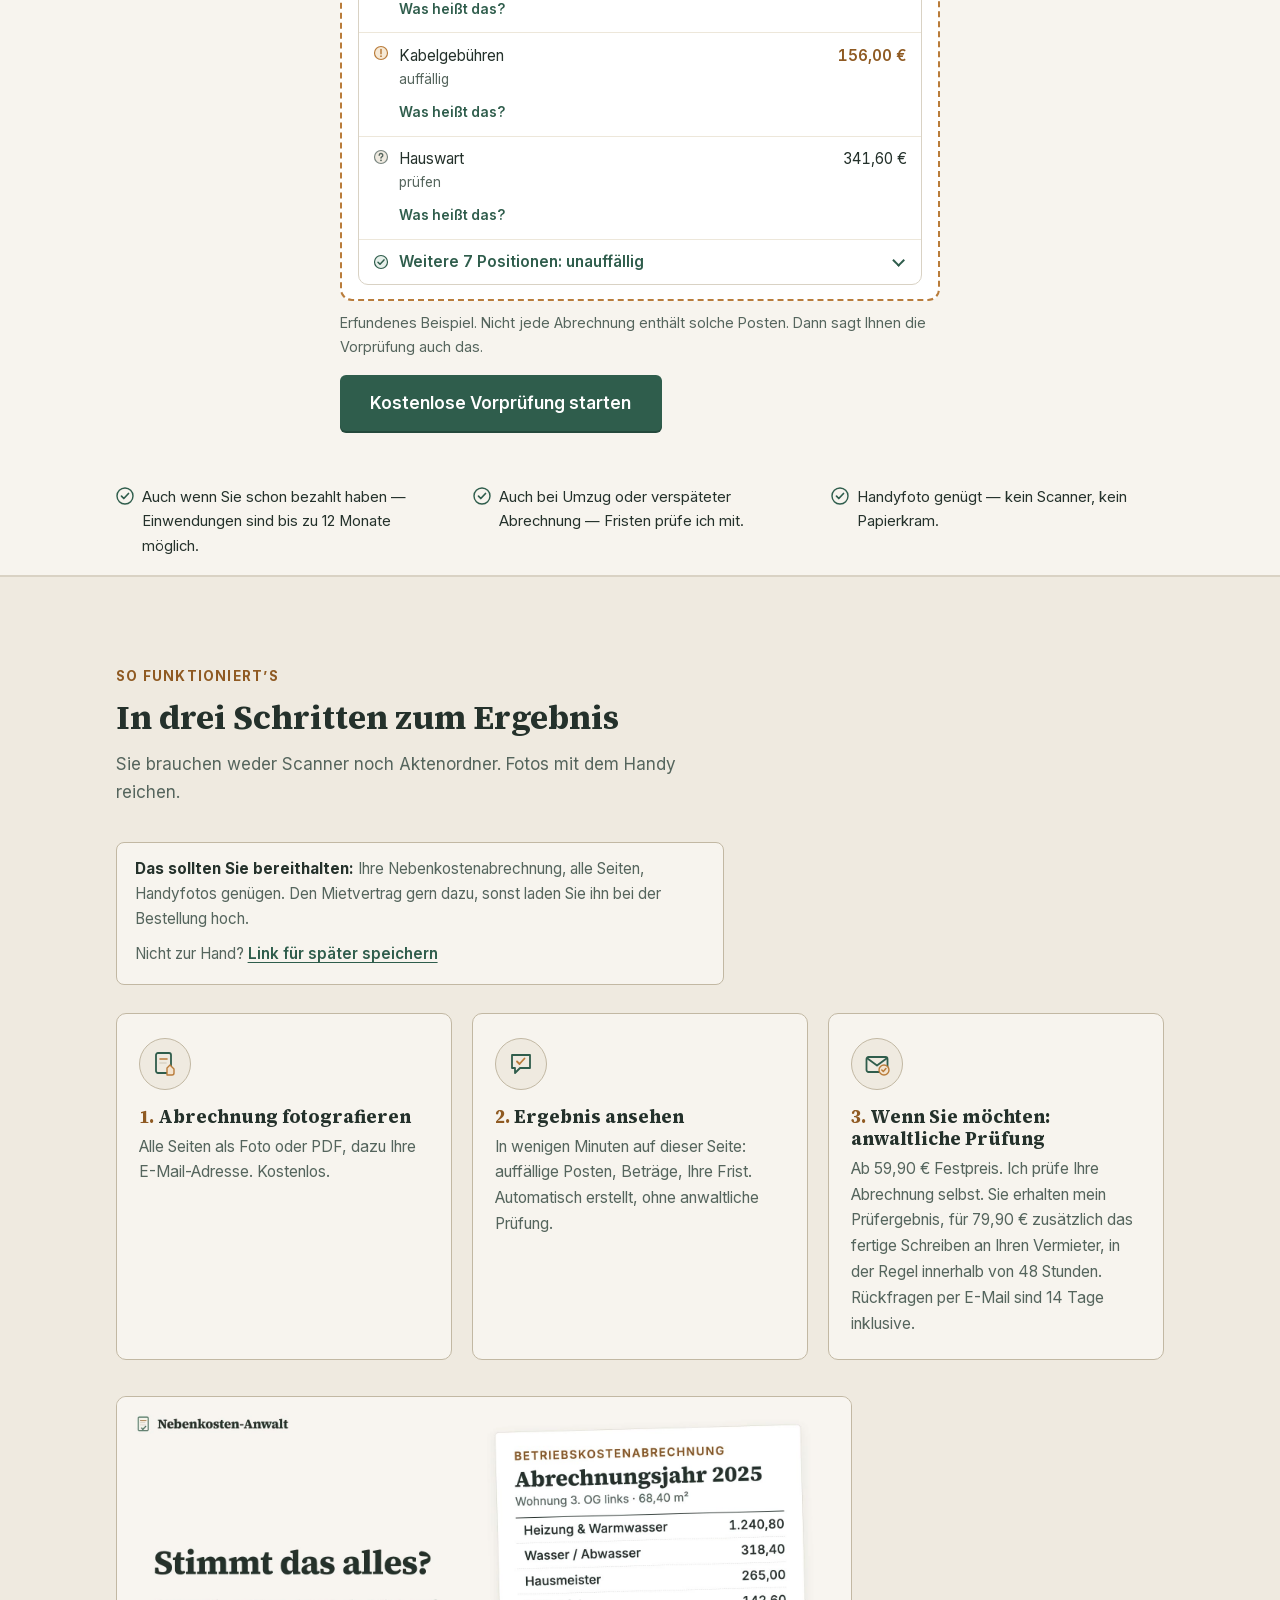
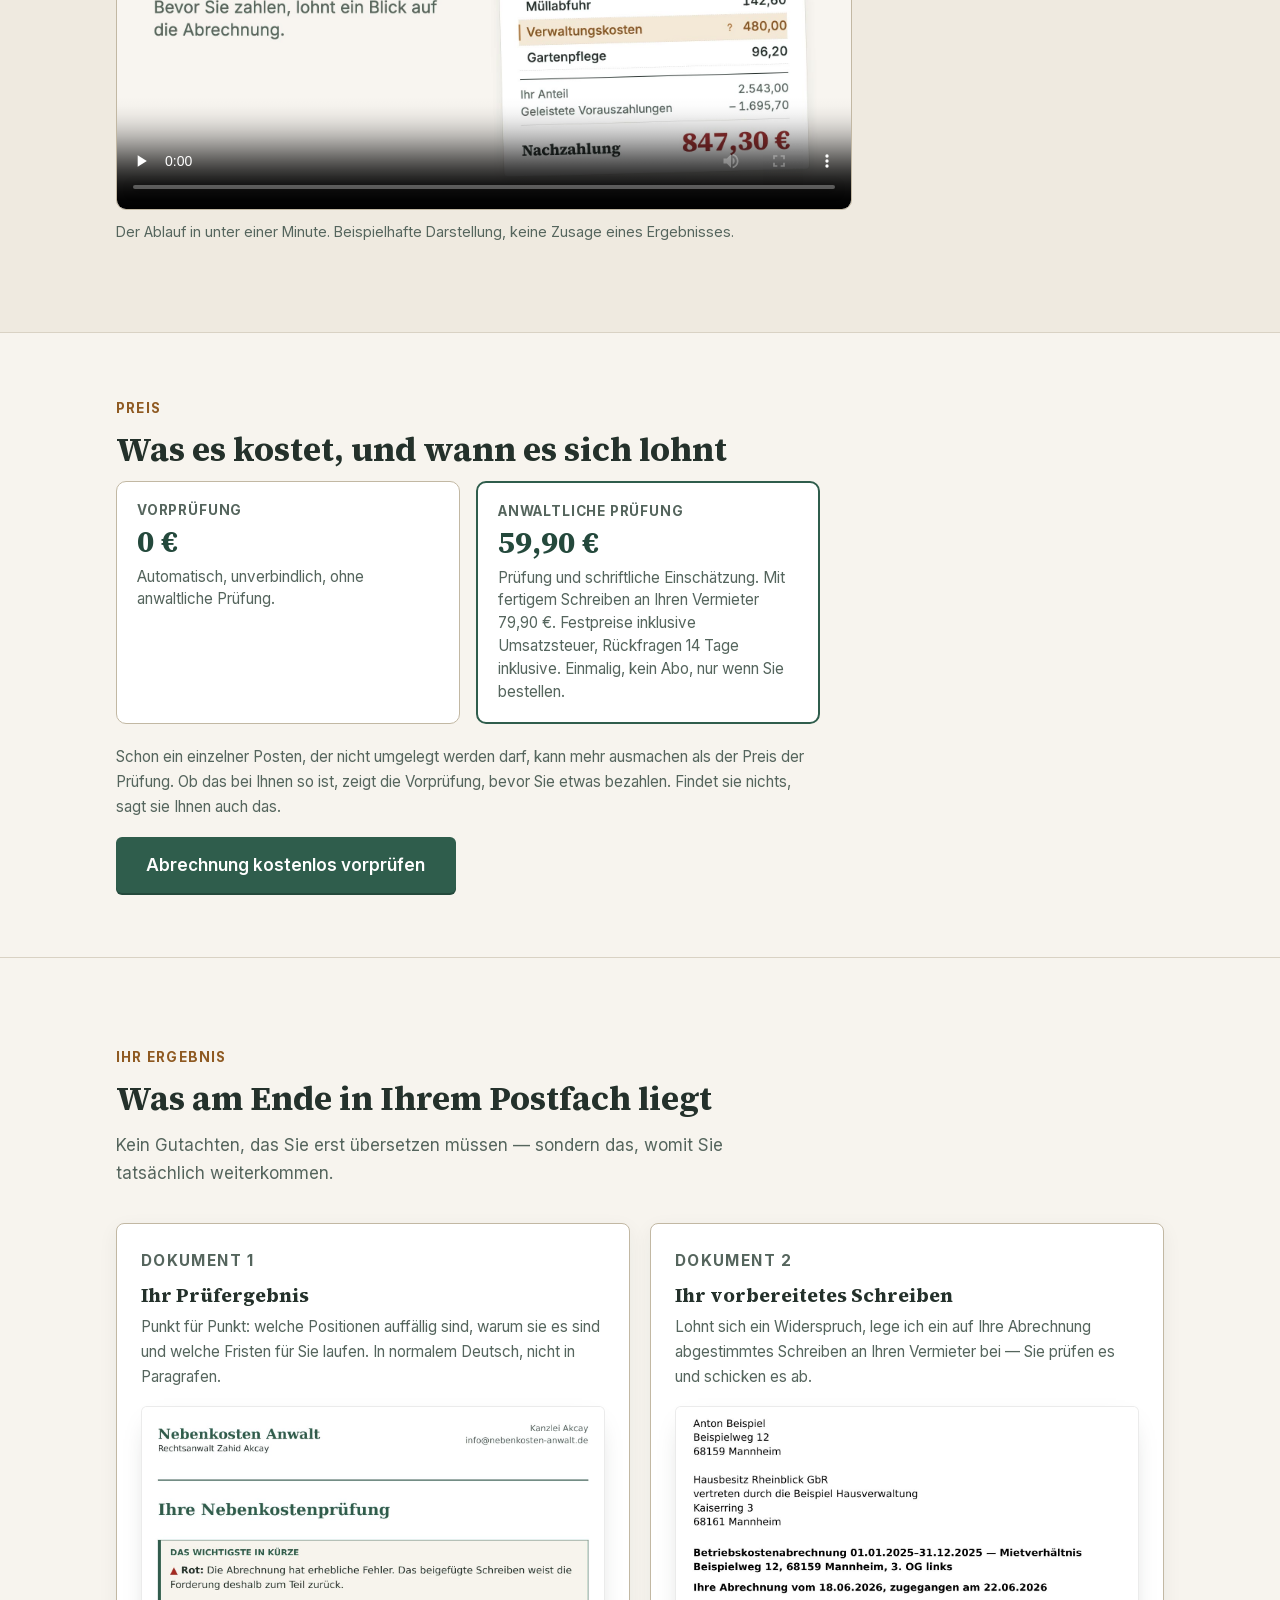
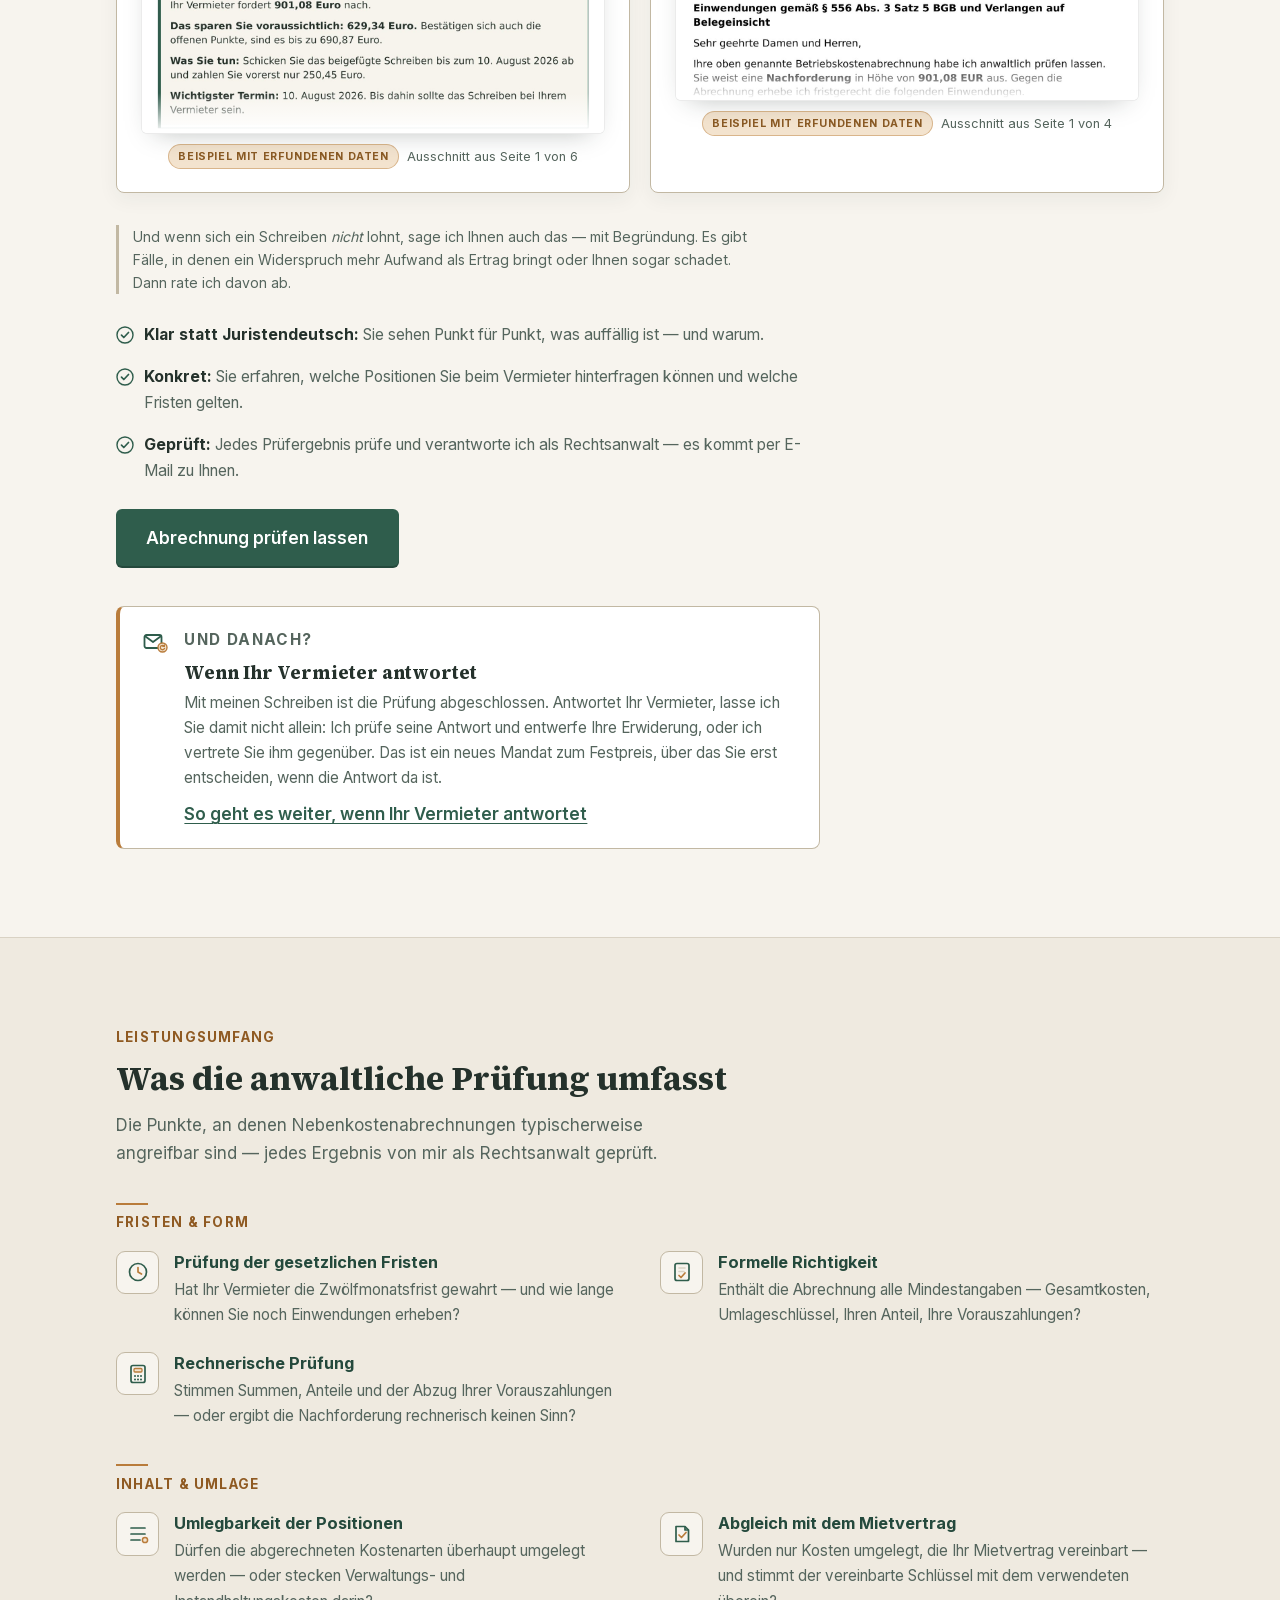
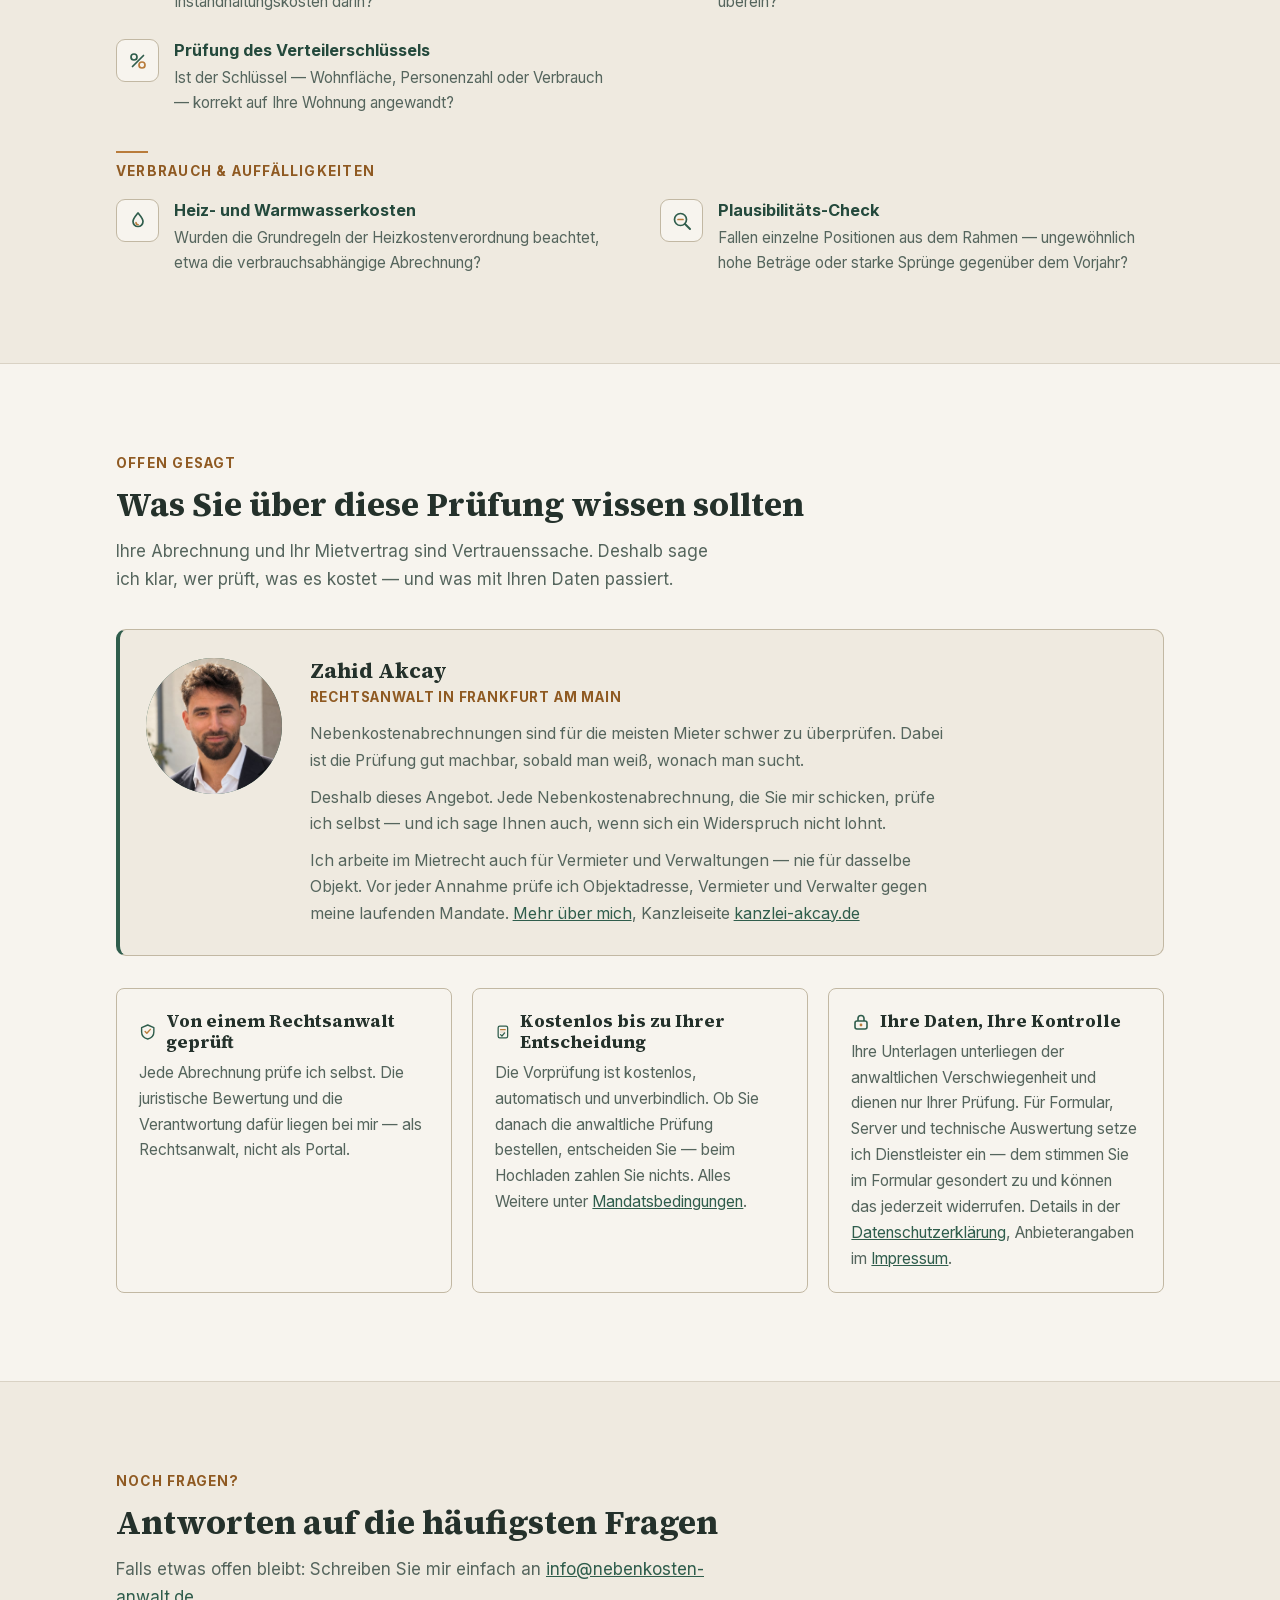
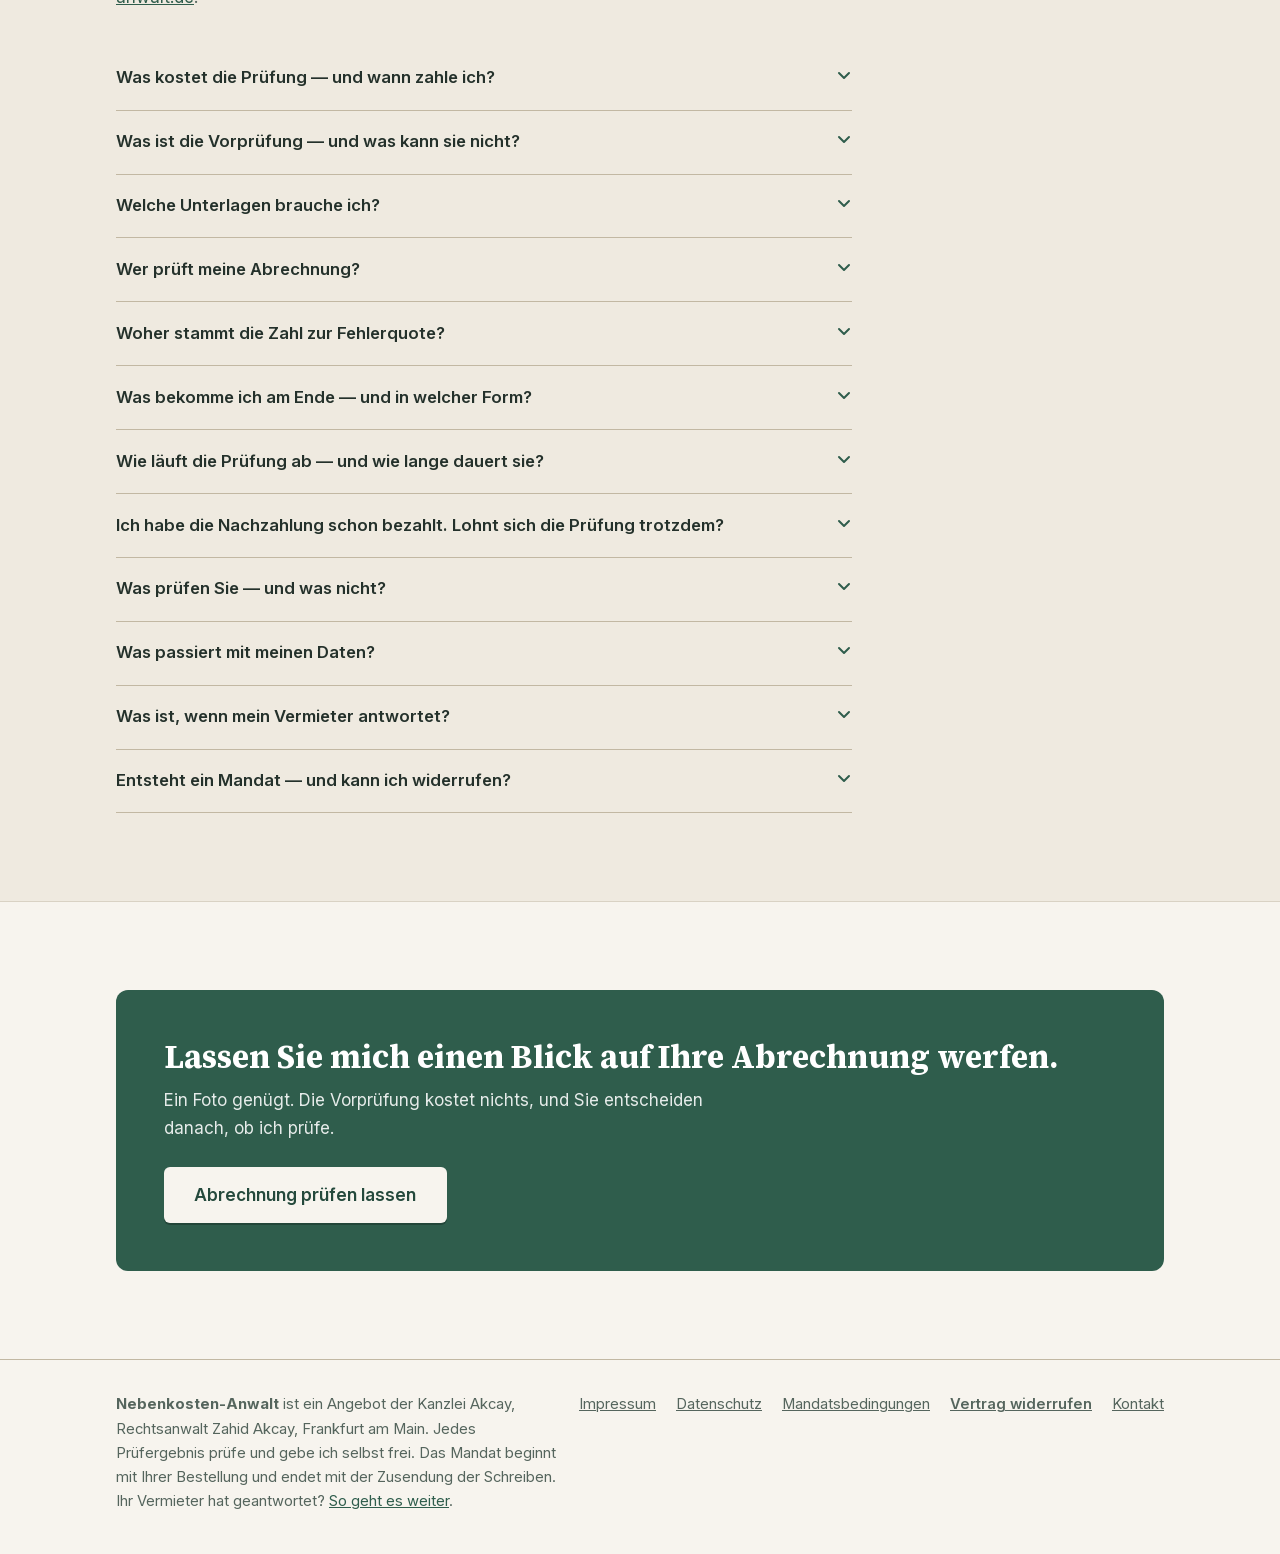
<file: f2/index.html>
<!doctype html>
<html lang="de">
<head>
<meta charset="utf-8">
<title>Nebenkosten-Anwalt – Weiterleitung</title>
<meta name="robots" content="noindex, nofollow">
<link rel="canonical" href="https://nebenkosten-anwalt.de/pruefung.html">
<meta http-equiv="refresh" content="0; url=/pruefung.html?quelle=flyer-f2">
<script>location.replace("/pruefung.html?quelle=flyer-f2");</script>
</head>
<body style="font-family: system-ui, sans-serif; padding: 2rem; color: #24312B; background: #F7F4EE">
<p>Einen Moment – Sie werden weitergeleitet. <a href="/pruefung.html?quelle=flyer-f2">Zur kostenlosen Vorprüfung</a></p>
</body>
</html>
</file>
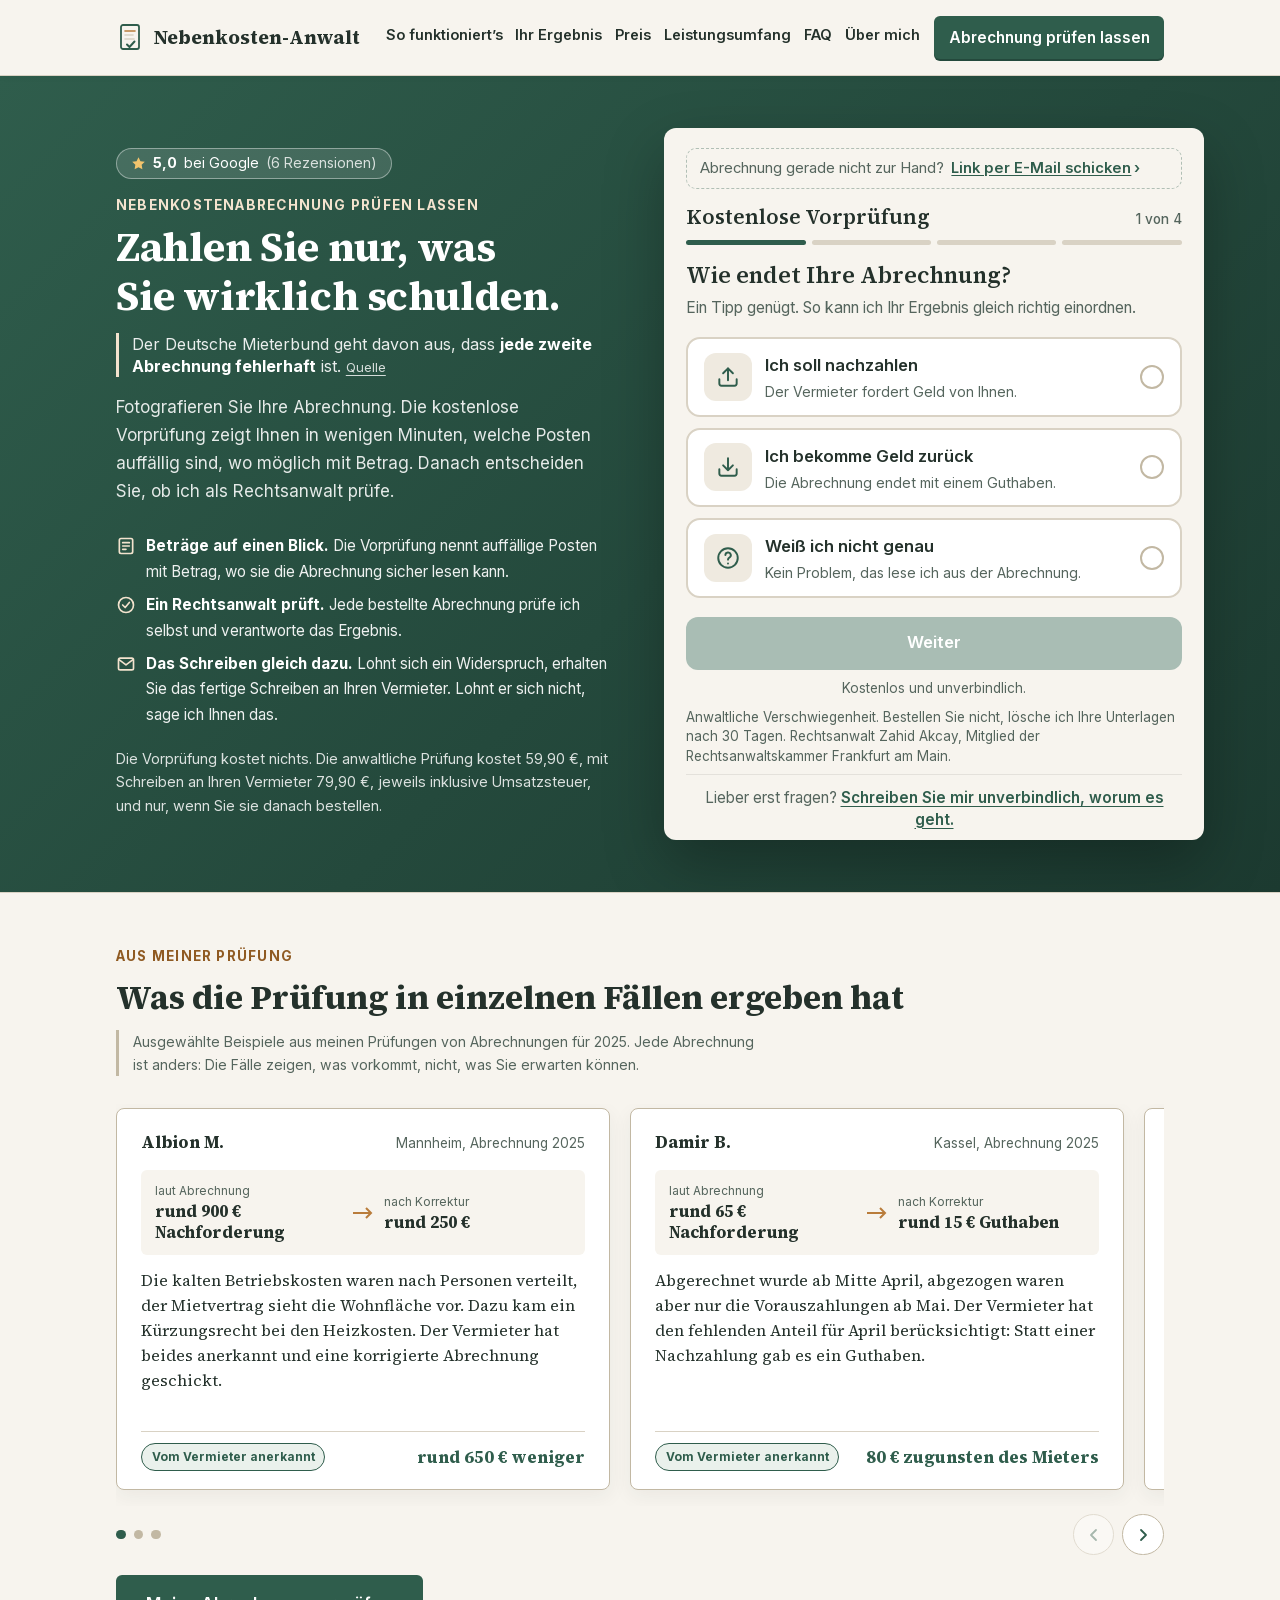
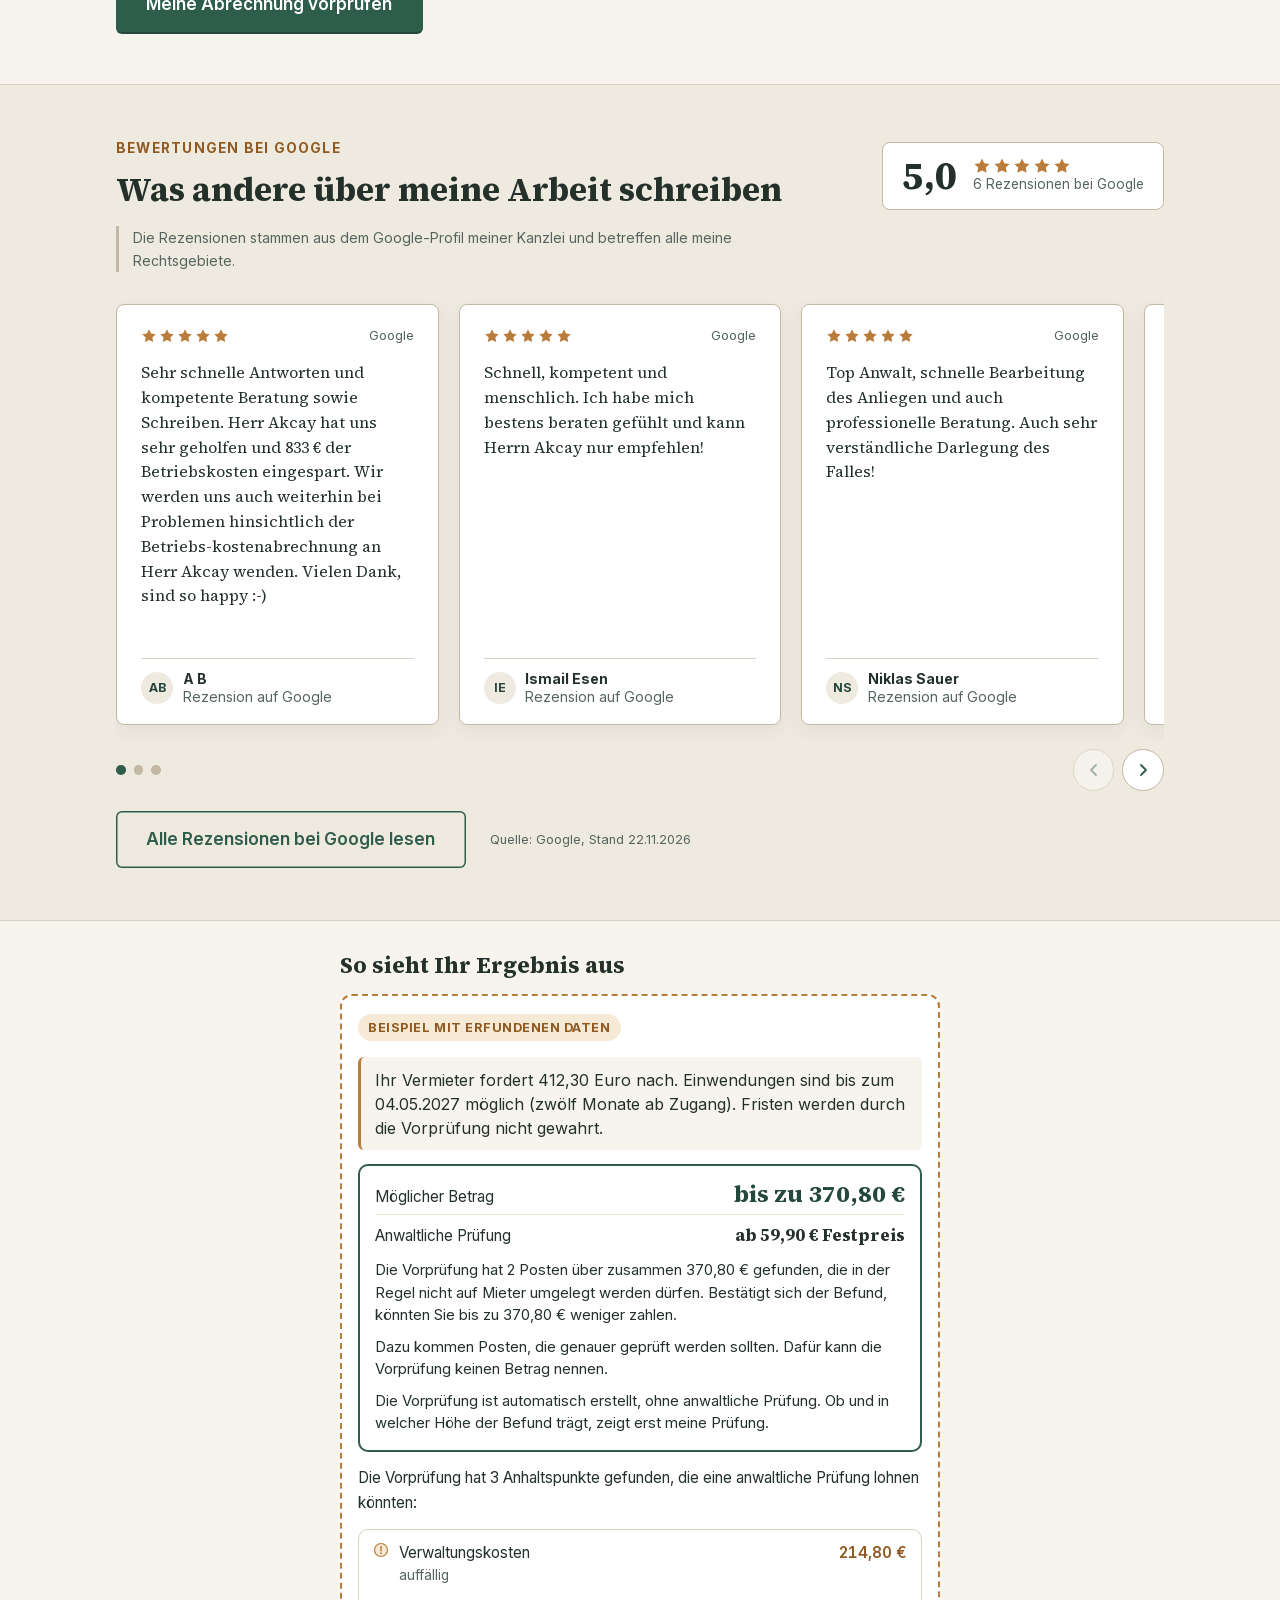
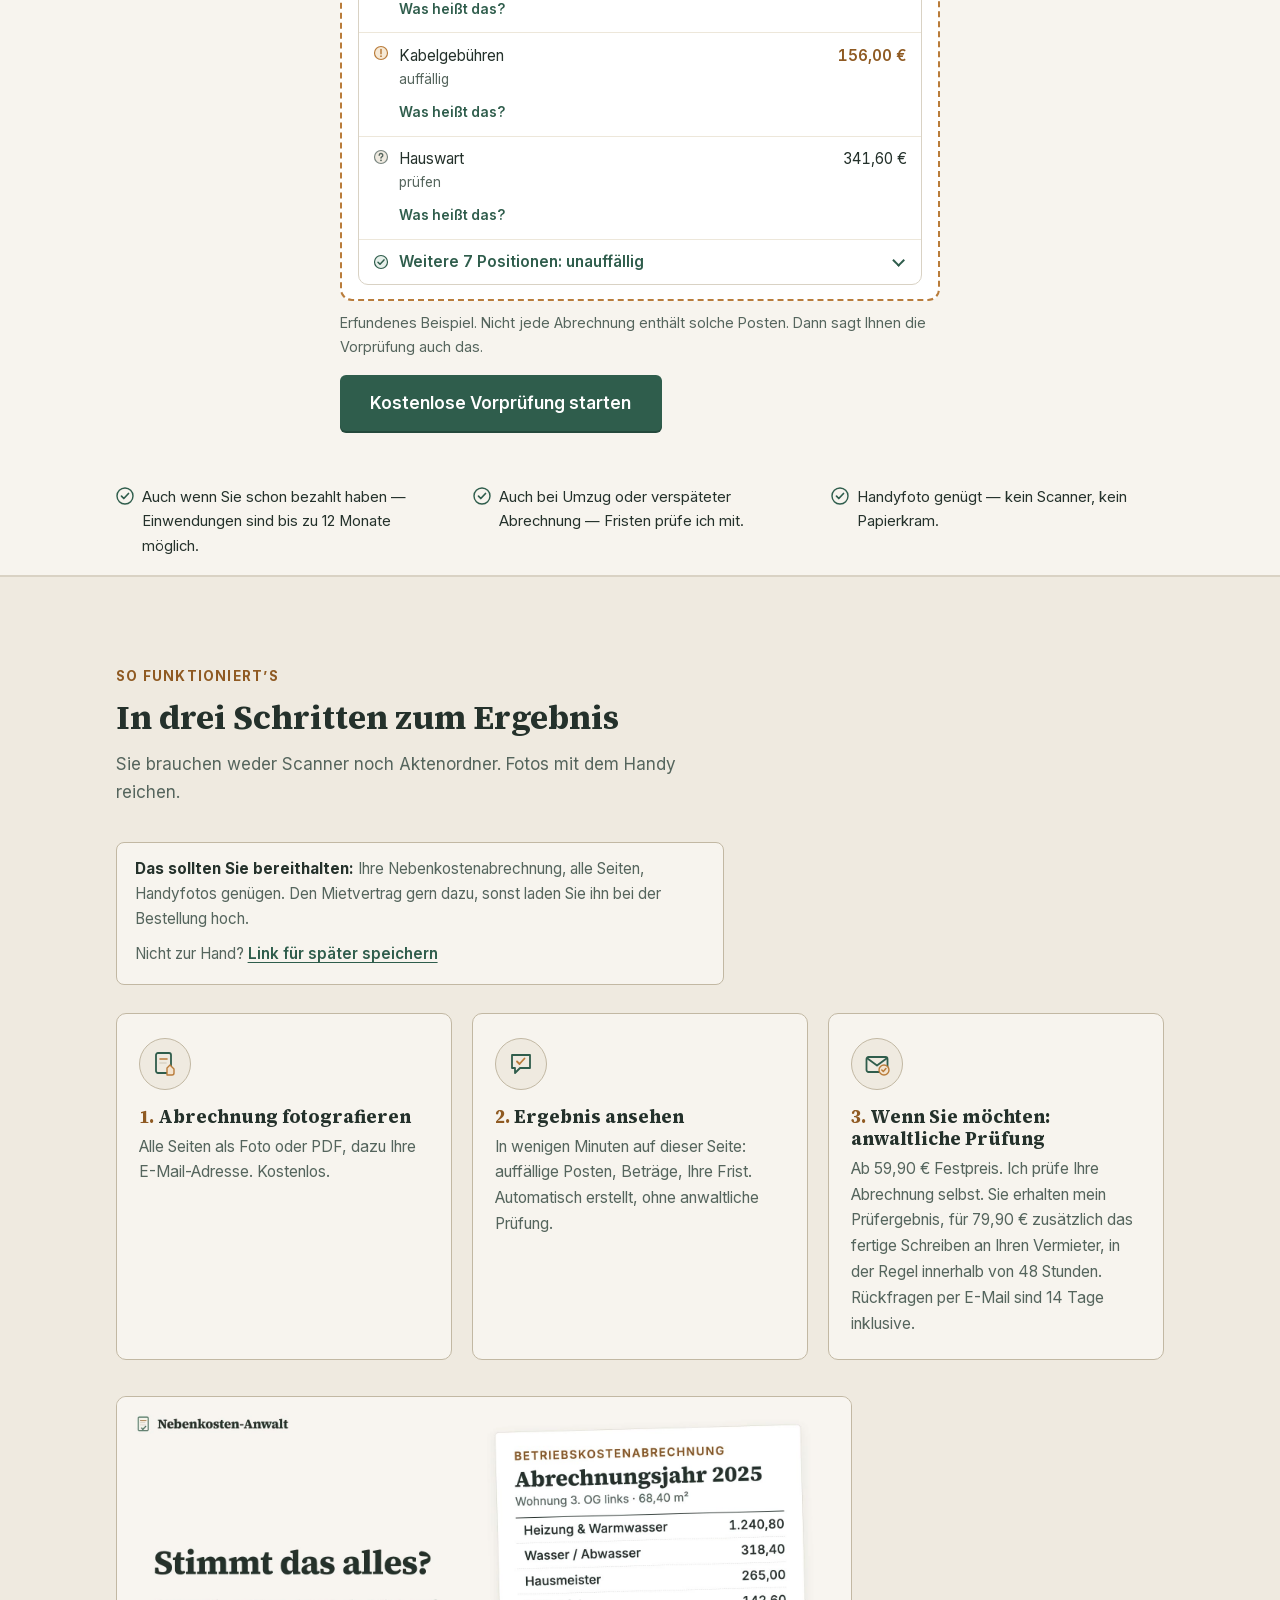
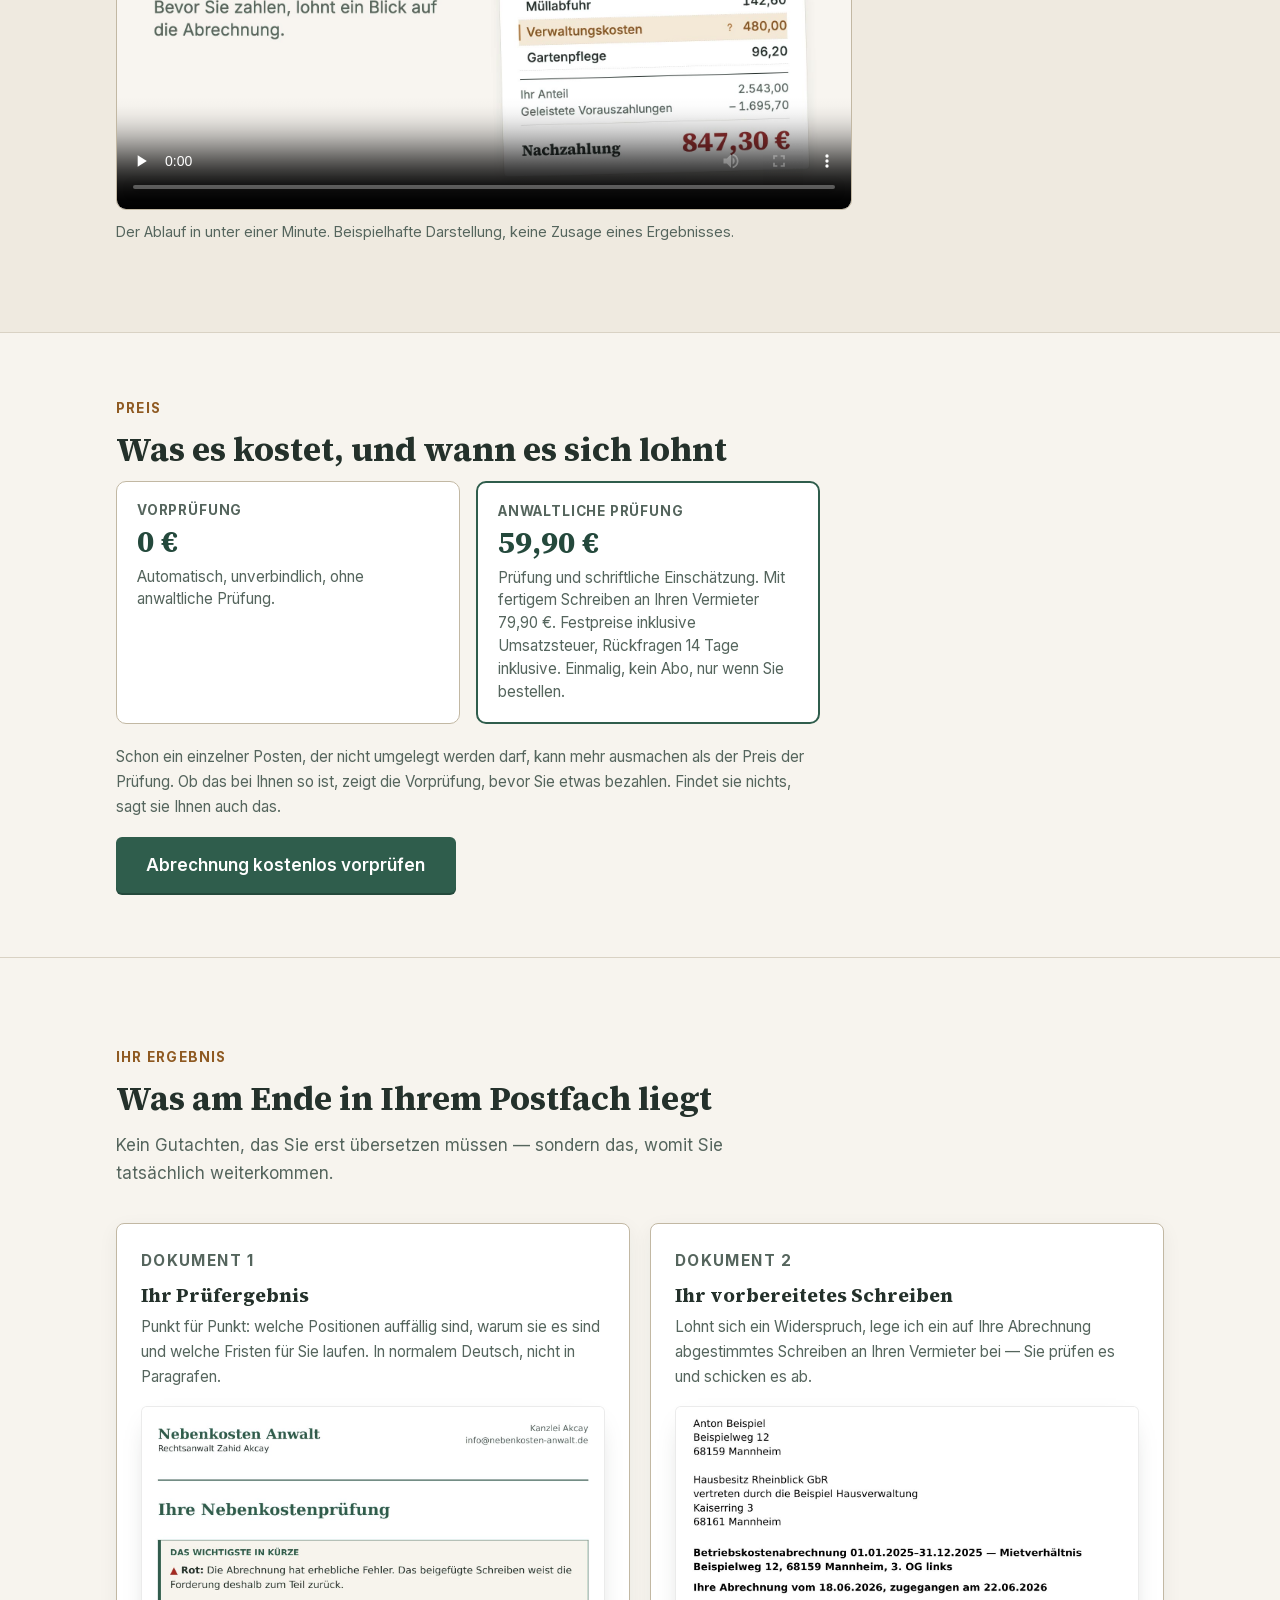
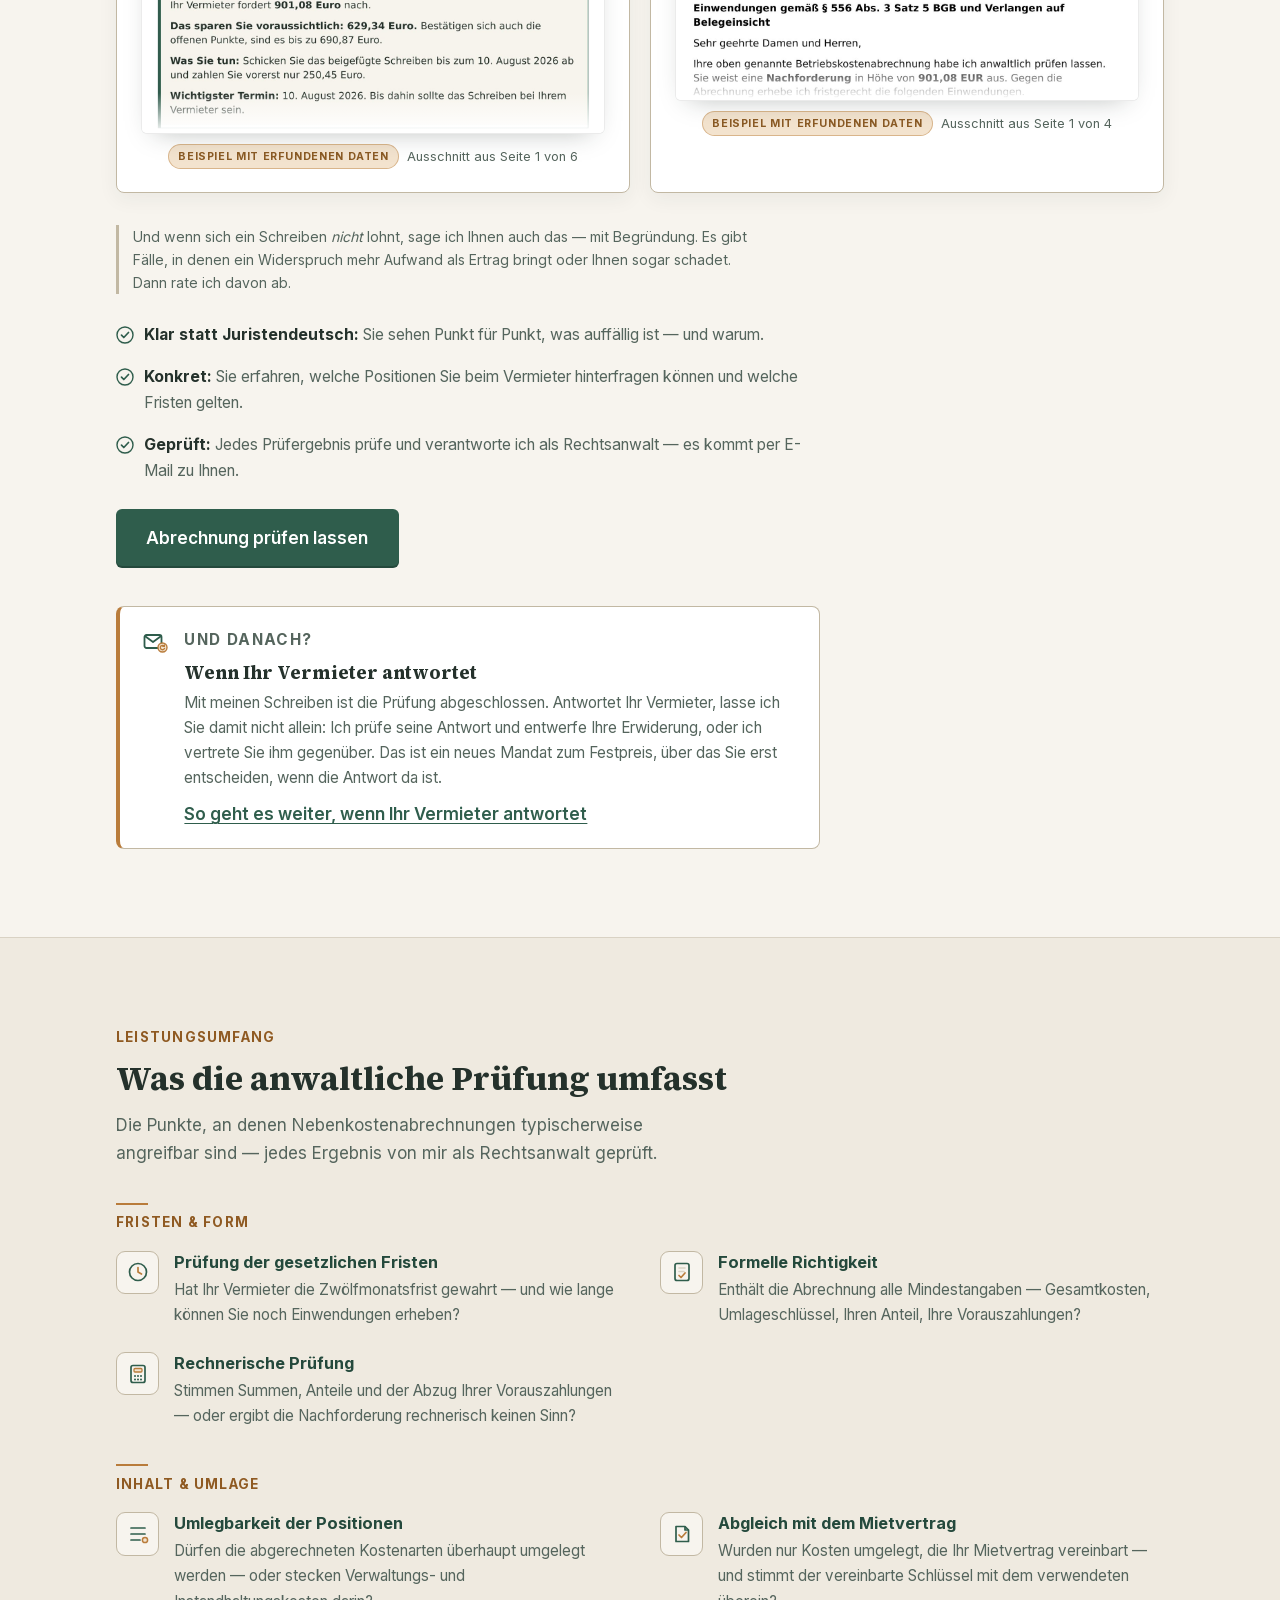
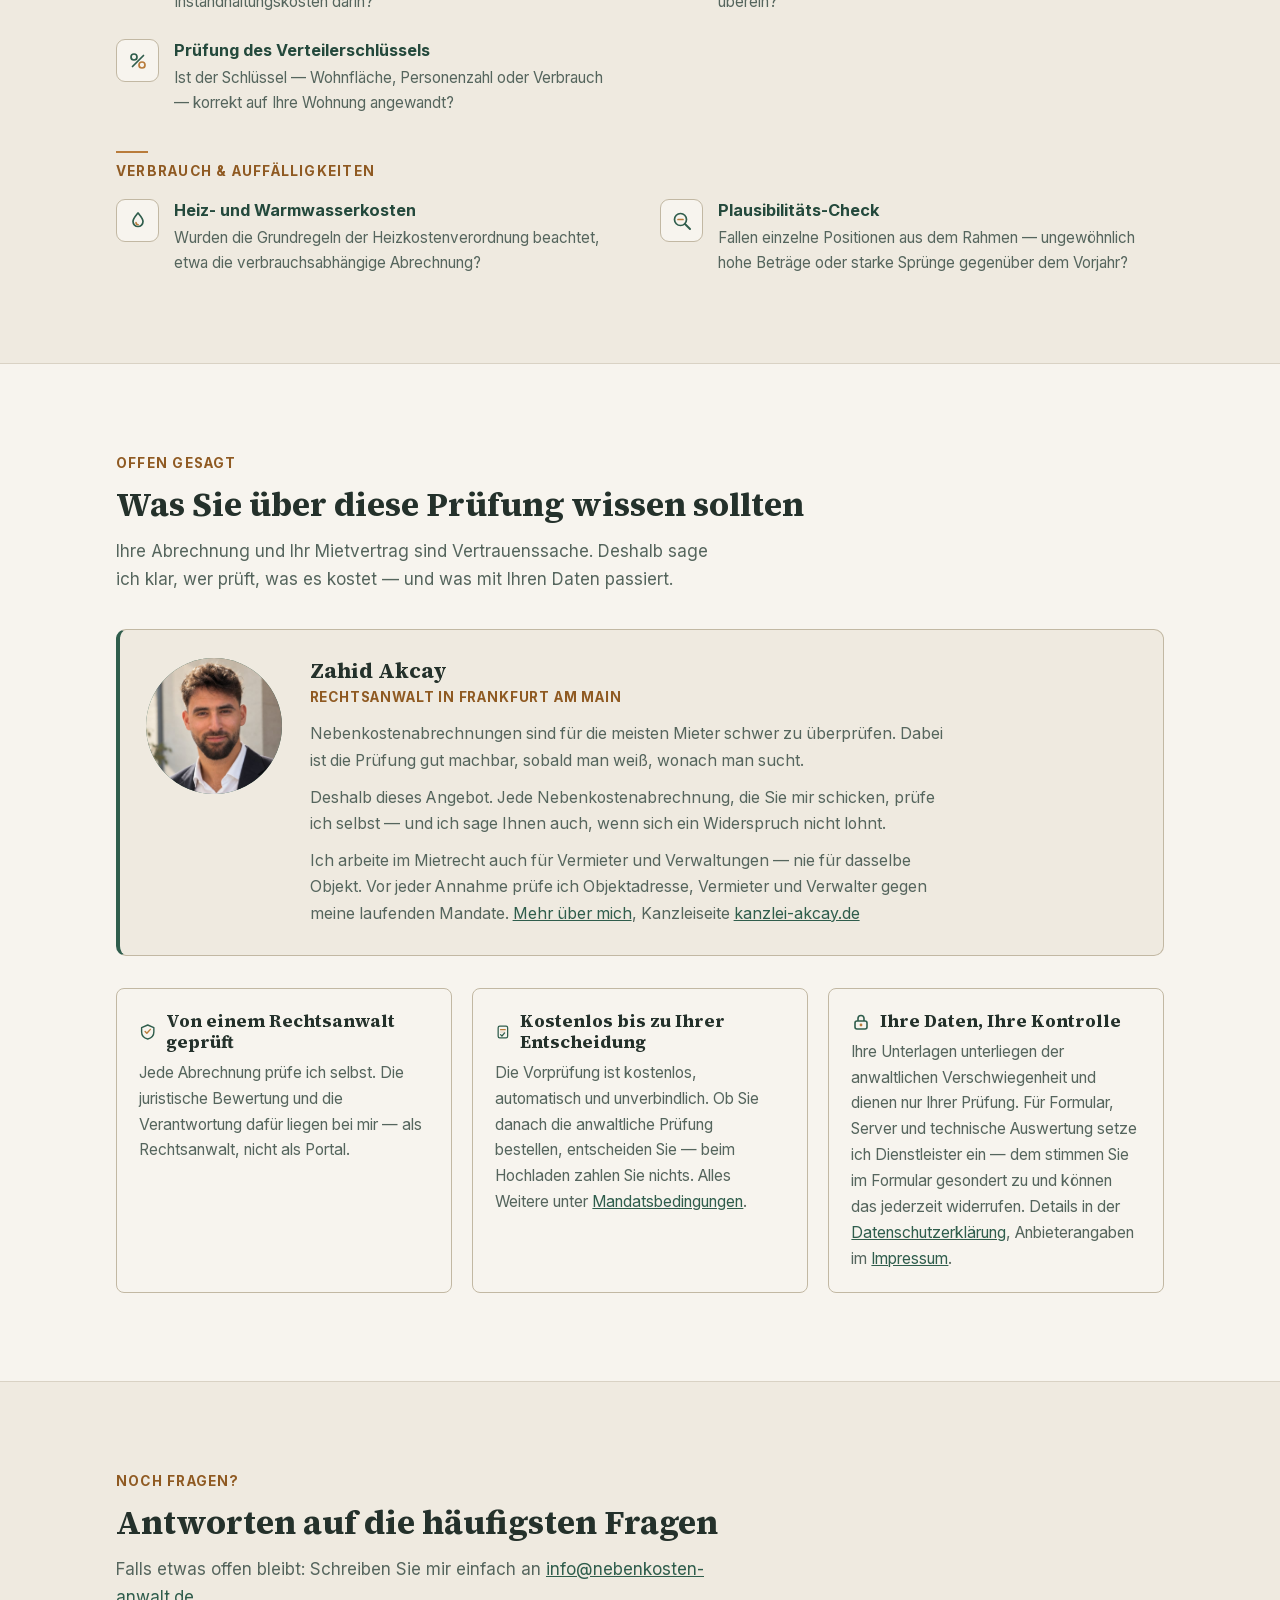
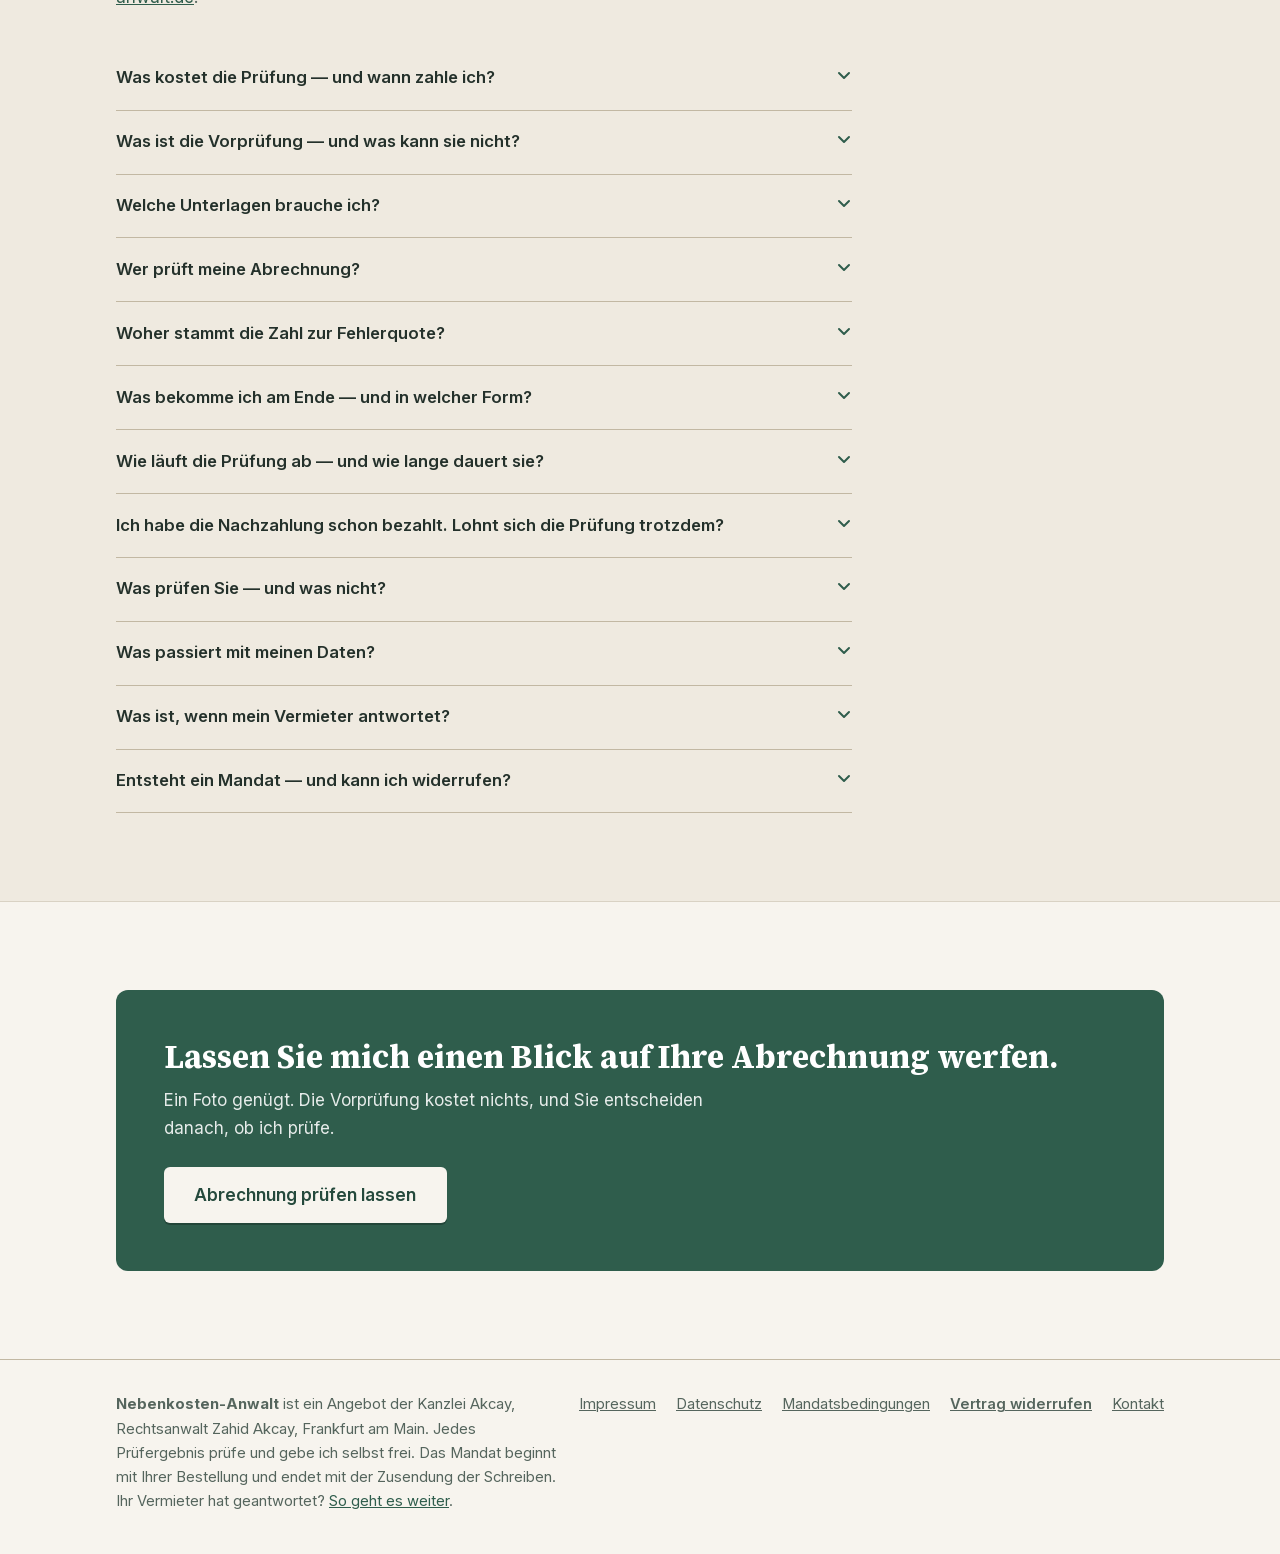
<file: m1/index.html>
<!doctype html>
<html lang="de">
<head>
<meta charset="utf-8">
<title>Nebenkosten-Anwalt – Weiterleitung</title>
<meta name="robots" content="noindex, nofollow">
<link rel="canonical" href="https://nebenkosten-anwalt.de/pruefung.html">
<meta http-equiv="refresh" content="0; url=/pruefung.html?quelle=flyer-m1">
<script>location.replace("/pruefung.html?quelle=flyer-m1");</script>
</head>
<body style="font-family: system-ui, sans-serif; padding: 2rem; color: #24312B; background: #F7F4EE">
<p>Einen Moment – Sie werden weitergeleitet. <a href="/pruefung.html?quelle=flyer-m1">Zur kostenlosen Vorprüfung</a></p>
</body>
</html>
</file>
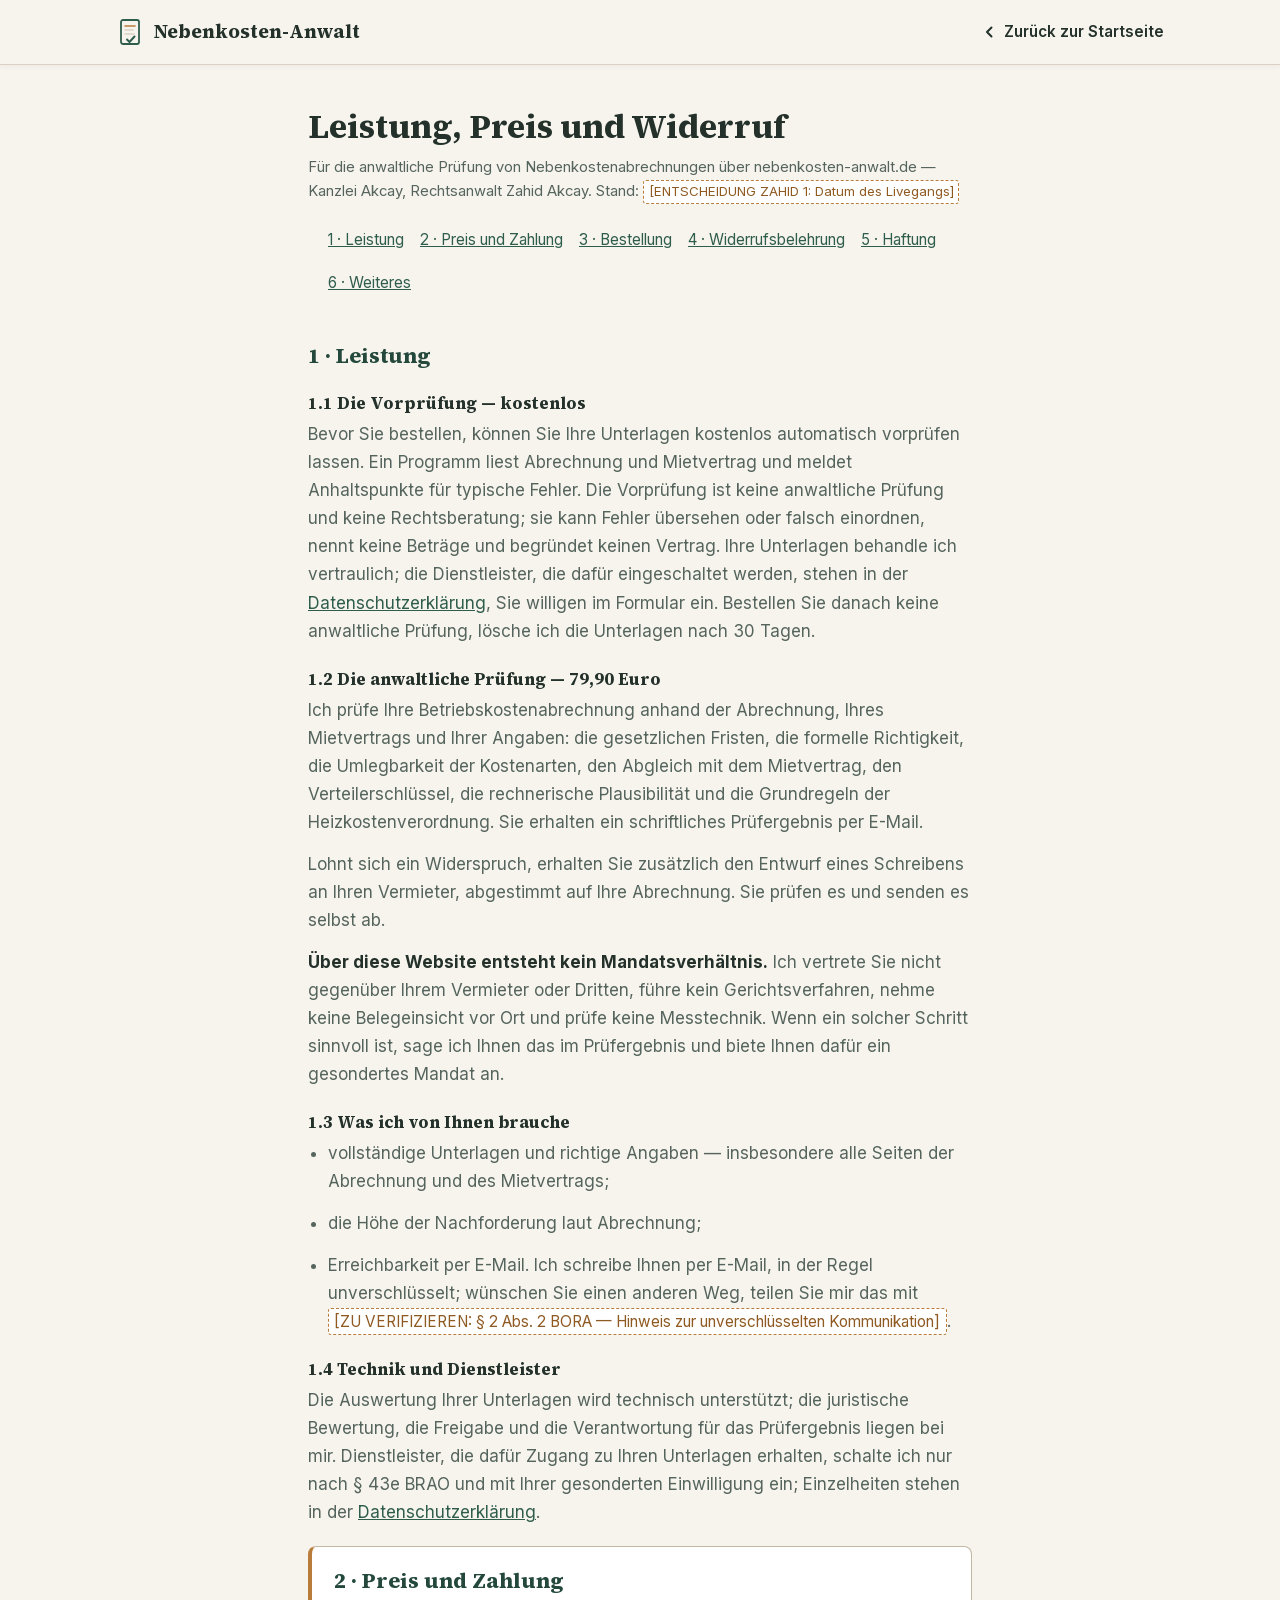
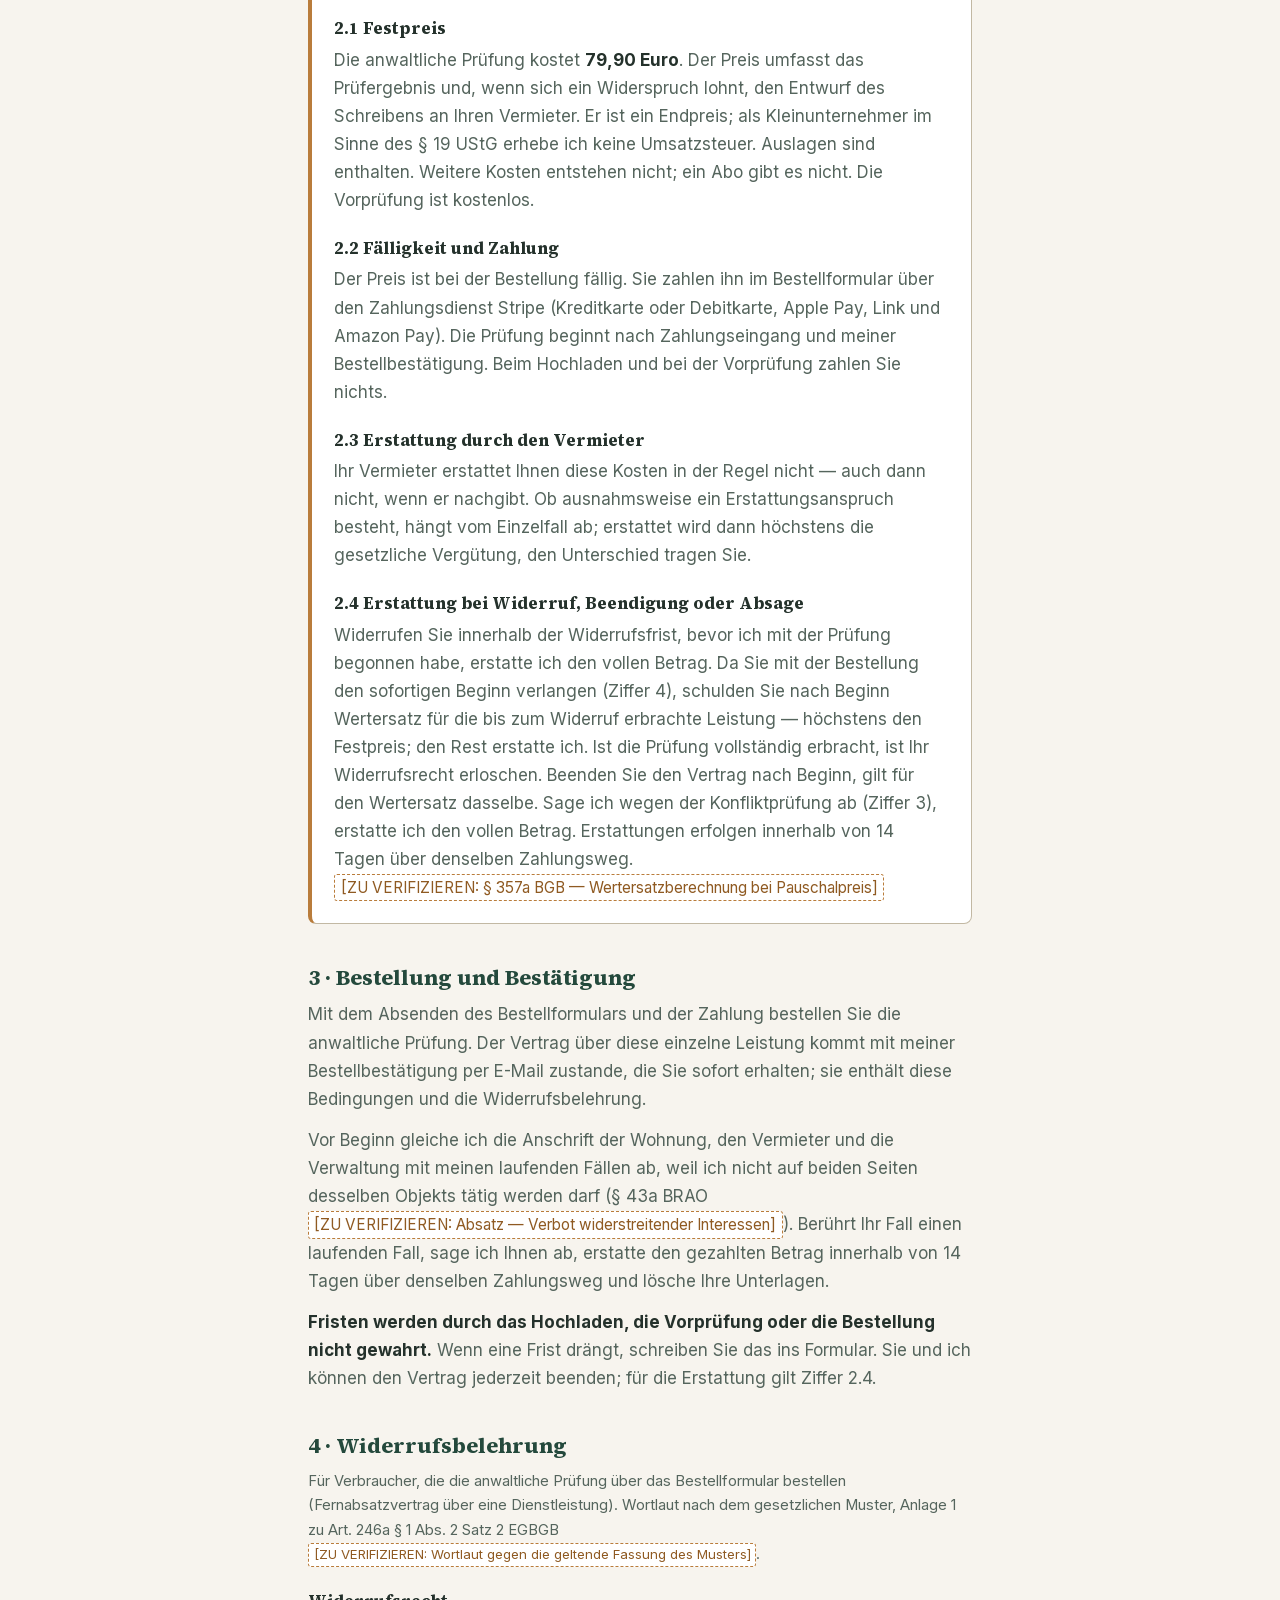
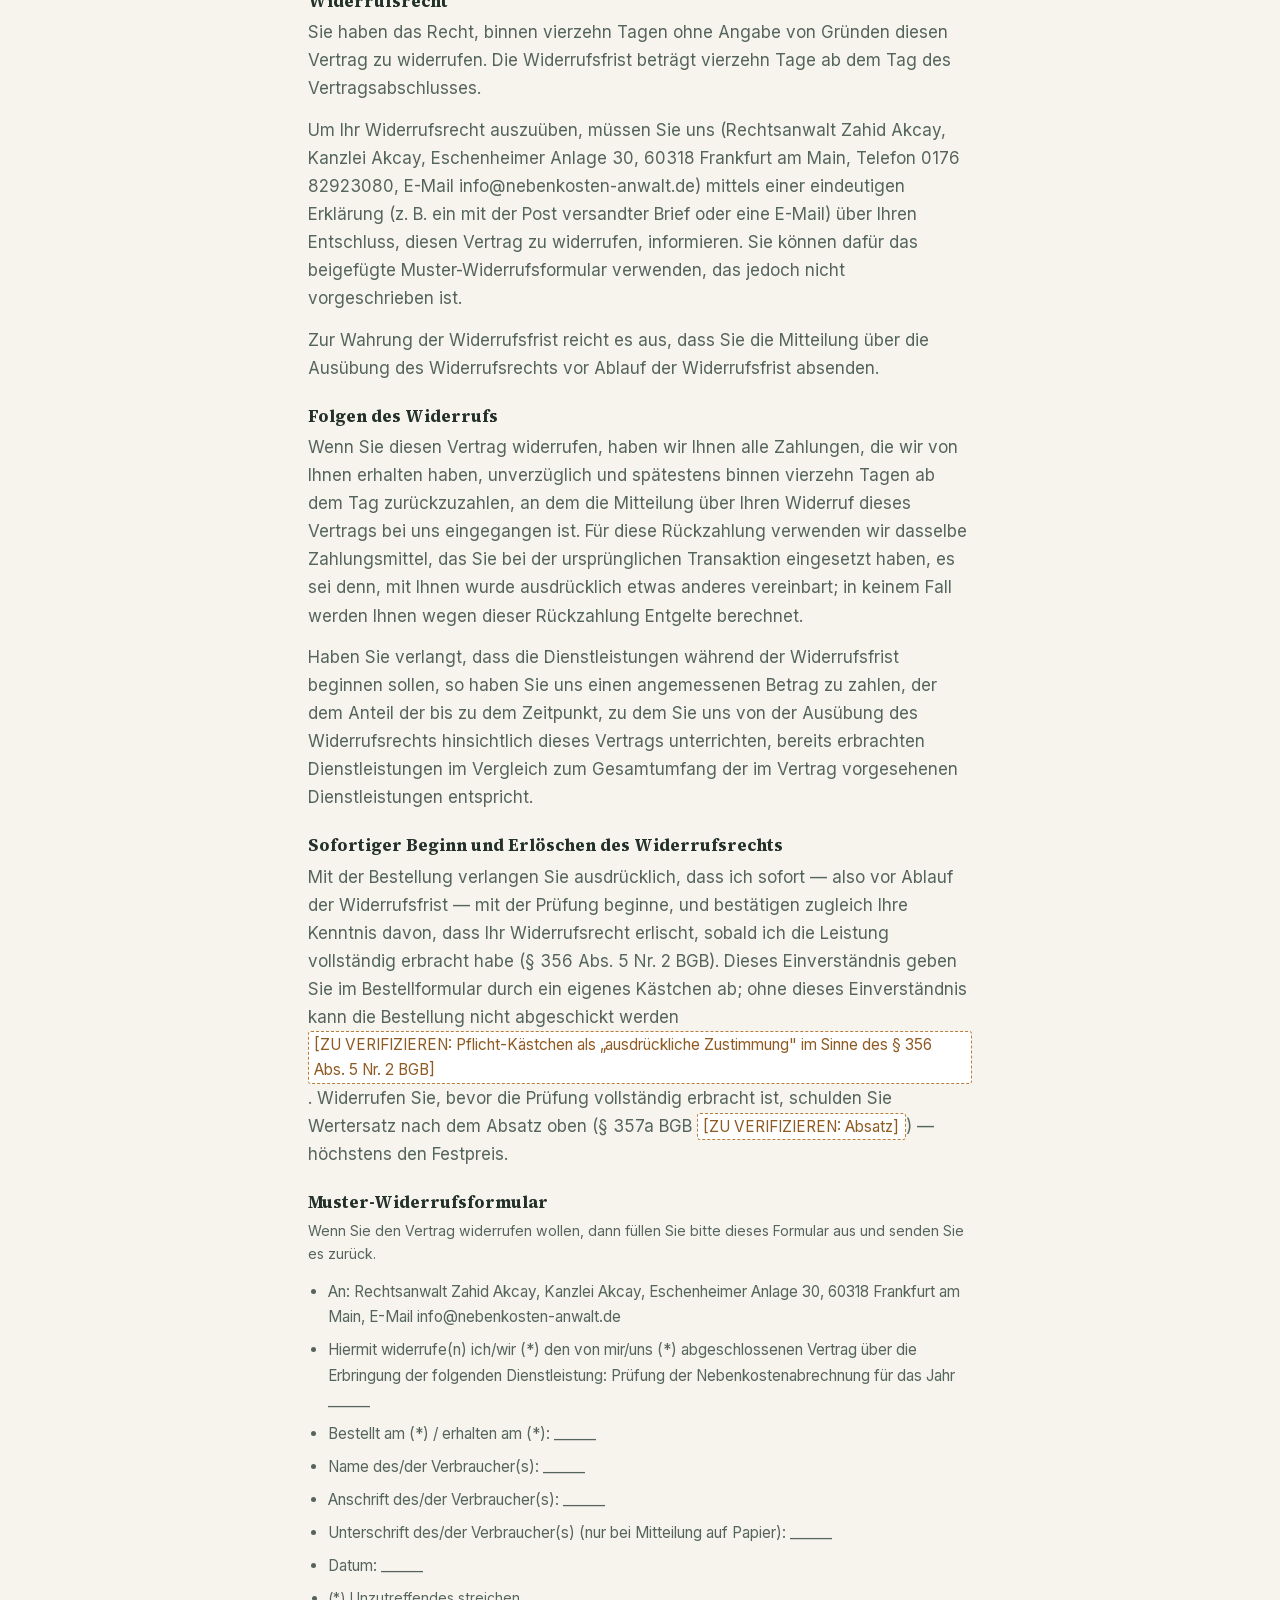
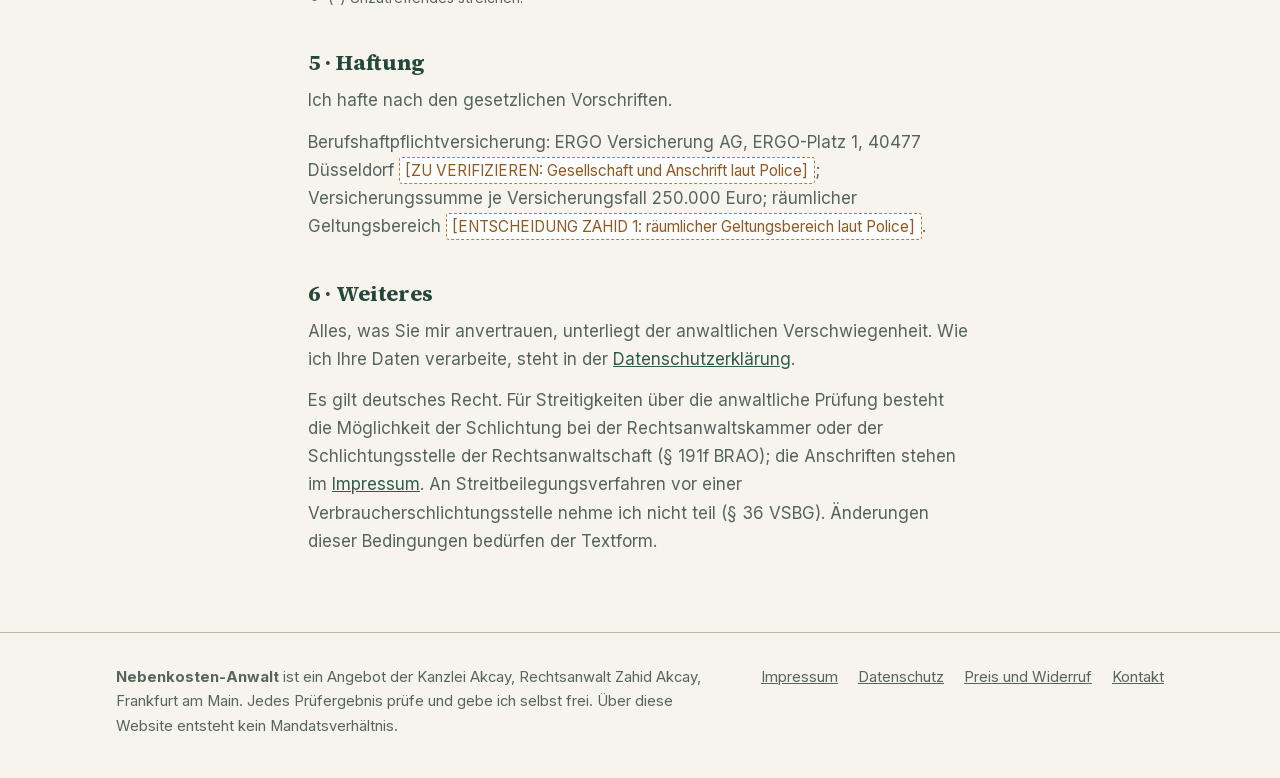
<file: bedingungen.html>
<!DOCTYPE html>
<html lang="de">
<head>
<meta charset="UTF-8">
<meta name="viewport" content="width=device-width, initial-scale=1.0">
<title>Leistung, Preis und Widerruf — Nebenkosten-Anwalt · Kanzlei Akcay</title>
<meta name="description" content="Leistung, Festpreis 79,90 Euro, Bestellung, Widerrufsbelehrung und Haftung für die anwaltliche Nebenkostenprüfung der Kanzlei Akcay.">
<meta name="robots" content="noindex">
<link rel="canonical" href="https://nebenkosten-anwalt.de/bedingungen.html">
<meta name="theme-color" content="#2F5D4C">
<link rel="icon" href="data:image/svg+xml,%3Csvg xmlns='http://www.w3.org/2000/svg' viewBox='0 0 30 30'%3E%3Crect x='5' y='3' width='18' height='24' rx='2' fill='%23F7F4EE' stroke='%232F5D4C' stroke-width='1.8'/%3E%3Cline x1='9' y1='9' x2='19' y2='9' stroke='%23B97C3B' stroke-width='1.6' stroke-linecap='round'/%3E%3Cline x1='9' y1='13' x2='17' y2='13' stroke='%23D9D2C4' stroke-width='1.6' stroke-linecap='round'/%3E%3Cline x1='9' y1='17' x2='18' y2='17' stroke='%23D9D2C4' stroke-width='1.6' stroke-linecap='round'/%3E%3Cpath d='M11 22.5l2.5 2.5 5-5.5' stroke='%232F5D4C' stroke-width='2' stroke-linecap='round' stroke-linejoin='round' fill='none'/%3E%3C/svg%3E">

<!-- Selbst gehostete Schriften (SIL OFL) — identisch zu index.html -->
<link rel="preload" href="assets/fonts/source-serif-4-latin.woff2" as="font" type="font/woff2" crossorigin>
<link rel="preload" href="assets/fonts/inter-latin.woff2" as="font" type="font/woff2" crossorigin>
<style>
  @font-face { font-family: "Source Serif 4"; src: url("assets/fonts/source-serif-4-latin.woff2") format("woff2"); font-weight: 200 900; font-style: normal; font-display: swap; }
  @font-face { font-family: "Inter"; src: url("assets/fonts/inter-latin.woff2") format("woff2"); font-weight: 100 900; font-style: normal; font-display: swap; }
  :root {
    --ink: #24312B; --ink-soft: #55655D; --paper: #F7F4EE; --paper-deep: #EFEAE0;
    --moss: #2F5D4C; --moss-deep: #24493C; --amber: #B97C3B; --amber-text: #8F5A22;
    --line: #D9D2C4; --line-strong: #C2B8A3;
    --serif: "Source Serif 4", Charter, "Bitstream Charter", Cambria, Georgia, serif;
    --sans: "Inter", "Avenir Next", "Segoe UI", system-ui, sans-serif;
  }
  * { margin: 0; padding: 0; box-sizing: border-box; }
  html { scroll-behavior: smooth; }
  body { font-family: var(--sans); font-size: 1.0625rem; line-height: 1.65; color: var(--ink); background: var(--paper); -webkit-font-smoothing: antialiased; overflow-x: hidden; }
  h1, h2, h3 { font-family: var(--serif); font-weight: 700; line-height: 1.25; }
  a { color: var(--moss); }
  :where(a, button, summary, [tabindex]):focus-visible { outline: 3px solid var(--amber); outline-offset: 3px; border-radius: 4px; }
  .wrap { max-width: 68rem; margin: 0 auto; padding: 0 1.25rem; }
  .topbar { position: sticky; top: 0; z-index: 30; border-bottom: 1px solid var(--line); background: var(--paper); box-shadow: 0 1px 6px rgba(36,49,43,0.06); }
  .topbar__inner { display: flex; align-items: center; justify-content: space-between; gap: 0.6rem; padding-top: 1rem; padding-bottom: 1rem; }
  .brand { display: flex; align-items: center; gap: 0.5rem; font-family: var(--serif); font-size: 1.2rem; font-weight: 700; color: var(--ink); text-decoration: none; min-width: 0; }
  .brand svg { flex: none; }
  .brand__text { overflow: hidden; text-overflow: ellipsis; white-space: nowrap; }
  .topbar__back { font-family: var(--sans); font-size: 0.95rem; font-weight: 600; color: var(--ink); text-decoration: none; display: inline-flex; align-items: center; gap: 0.4rem; flex: none; }
  .topbar__back:hover { color: var(--moss-deep); }
  .text { max-width: 44rem; margin: 0 auto; padding: 2.5rem 1.25rem 4rem; }
  .text h1 { font-size: clamp(1.7rem, 3.5vw, 2.1rem); margin-bottom: 0.5rem; }
  .text h2 { font-size: 1.35rem; margin: 2.5rem 0 0.6rem; color: var(--moss-deep); scroll-margin-top: 5rem; }
  .text h3 { font-size: 1.05rem; margin: 1.5rem 0 0.4rem; }
  .text p, .text li { margin-bottom: 0.85rem; color: var(--ink-soft); }
  .text ul, .text ol { padding-left: 1.25rem; margin-bottom: 0.85rem; }
  .text strong { color: var(--ink); }
  .leise { font-size: 0.92rem; color: var(--ink-soft); }
  .klein { font-size: 0.88rem; }
  .tabelle { overflow-x: auto; margin-bottom: 1rem; }
  table { border-collapse: collapse; width: 100%; font-size: 0.95rem; }
  th, td { border: 1px solid var(--line-strong); padding: 0.5rem 0.6rem; text-align: left; vertical-align: top; }
  th { font-family: var(--sans); font-size: 0.78rem; letter-spacing: 0.06em; text-transform: uppercase; color: var(--ink-soft); background: var(--paper-deep); }
  td.zahl, th.zahl { text-align: right; font-variant-numeric: tabular-nums; white-space: nowrap; }
  .kasten { background: #fff; border: 1px solid var(--line-strong); border-left: 4px solid var(--amber); border-radius: 8px; padding: 1.25rem 1.4rem 0.5rem; margin: 1.25rem 0 1.75rem; }
  .kasten h2 { margin-top: 0; }
  .sprungliste { list-style: none; padding: 0; display: flex; flex-wrap: wrap; gap: 0.2rem 1rem; margin: 1rem 0 1.25rem; font-size: 0.95rem; }
  .sprungliste li { margin: 0; }
  .sprungliste a { padding: 0.45rem 0; display: inline-block; }
  .formular { font-family: var(--sans); font-size: 0.95rem; }
  .formular li { margin-bottom: 0.5rem; }
  /* Sichtbare Platzhalter — Bauwerkzeug, kein Gestaltungselement. Vor dem Livegang darf keiner mehr stehen. */
  .ph { display: inline-block; font-family: var(--sans); font-size: 0.9em; color: var(--amber-text); border: 1px dashed var(--amber); border-radius: 3px; padding: 0 0.35em; background: #fff; }
  footer { border-top: 1px solid var(--line-strong); padding: 2rem 0 2.5rem; font-size: 0.92rem; color: var(--ink-soft); }
  .footer__grid { display: grid; gap: 1.25rem; }
  .footer__links { list-style: none; display: flex; flex-wrap: wrap; gap: 1.25rem; padding: 0; }
  .footer__links li { margin: 0; }
  .footer__links a { color: var(--ink-soft); }
  .footer__legal { max-width: 38rem; }
  @media (max-width: 45.99rem) { .brand { font-size: 1rem; gap: 0.4rem; } .brand svg { width: 24px; height: 24px; } .topbar__back span { display: none; } }
  @media (min-width: 46rem) { .footer__grid { grid-template-columns: 1fr auto; align-items: start; } }
  @media (prefers-reduced-motion: reduce) { html { scroll-behavior: auto; } }
  @media print { .topbar, footer, .sprungliste { display: none; } body { background: #fff; } .text { padding: 0; max-width: none; } .kasten { border-left-color: #000; } }
</style>
</head>
<body>

<header class="topbar">
  <div class="wrap topbar__inner">
    <a class="brand" href="index.html">
      <svg width="30" height="30" viewBox="0 0 30 30" fill="none" aria-hidden="true">
        <rect x="5" y="3" width="18" height="24" rx="2" fill="#F7F4EE" stroke="#2F5D4C" stroke-width="1.8"/>
        <line x1="9" y1="9"  x2="19" y2="9"  stroke="#B97C3B" stroke-width="1.6" stroke-linecap="round"/>
        <line x1="9" y1="13" x2="17" y2="13" stroke="#D9D2C4" stroke-width="1.6" stroke-linecap="round"/>
        <line x1="9" y1="17" x2="18" y2="17" stroke="#D9D2C4" stroke-width="1.6" stroke-linecap="round"/>
        <path d="M11 22.5l2.5 2.5 5-5.5" stroke="#2F5D4C" stroke-width="2" stroke-linecap="round" stroke-linejoin="round" fill="none"/>
      </svg>
      <span class="brand__text">Nebenkosten-Anwalt</span>
    </a>
    <a class="topbar__back" href="index.html">
      <svg width="16" height="16" viewBox="0 0 16 16" fill="none" aria-hidden="true"><path d="M9.5 3.5L5 8l4.5 4.5" stroke="currentColor" stroke-width="2" stroke-linecap="round" stroke-linejoin="round"/></svg>
      <span>Zurück zur Startseite</span>
    </a>
  </div>
</header>

<main>
<article class="text">
  <h1>Leistung, Preis und Widerruf</h1>
  <p class="leise">Für die anwaltliche Prüfung von Nebenkostenabrechnungen über nebenkosten-anwalt.de — Kanzlei Akcay,
  Rechtsanwalt Zahid Akcay. Stand: <span class="ph">[ENTSCHEIDUNG ZAHID 1: Datum des Livegangs]</span></p>
  <ul class="sprungliste" aria-label="Inhalt">
    <li><a href="#leistung">1 · Leistung</a></li>
    <li><a href="#preis">2 · Preis und Zahlung</a></li>
    <li><a href="#bestellung">3 · Bestellung</a></li>
    <li><a href="#widerruf">4 · Widerrufsbelehrung</a></li>
    <li><a href="#haftung">5 · Haftung</a></li>
    <li><a href="#weiteres">6 · Weiteres</a></li>
  </ul>

  <h2 id="leistung">1 · Leistung</h2>

  <h3>1.1 Die Vorprüfung — kostenlos</h3>
  <p>Bevor Sie bestellen, können Sie Ihre Unterlagen kostenlos automatisch vorprüfen lassen. Ein Programm liest
  Abrechnung und Mietvertrag und meldet Anhaltspunkte für typische Fehler. Die Vorprüfung ist keine anwaltliche
  Prüfung und keine Rechtsberatung; sie kann Fehler übersehen oder falsch einordnen, nennt keine Beträge und
  begründet keinen Vertrag. Ihre Unterlagen behandle ich vertraulich; die Dienstleister, die dafür eingeschaltet
  werden, stehen in der <a href="datenschutz.html">Datenschutzerklärung</a>, Sie willigen im Formular ein.
  Bestellen Sie danach keine anwaltliche Prüfung, lösche ich die Unterlagen nach
  30 Tagen.</p>

  <h3>1.2 Die anwaltliche Prüfung — 79,90 Euro</h3>
  <p>Ich prüfe Ihre Betriebskostenabrechnung anhand der Abrechnung, Ihres Mietvertrags und Ihrer Angaben: die
  gesetzlichen Fristen, die formelle Richtigkeit, die Umlegbarkeit der Kostenarten, den Abgleich mit dem
  Mietvertrag, den Verteilerschlüssel, die rechnerische Plausibilität und die Grundregeln der
  Heizkostenverordnung. Sie erhalten ein schriftliches Prüfergebnis per E-Mail.</p>
  <p>Lohnt sich ein Widerspruch, erhalten Sie zusätzlich den Entwurf eines Schreibens an Ihren Vermieter,
  abgestimmt auf Ihre Abrechnung. Sie prüfen es und senden es selbst ab.</p>
  <p><strong>Über diese Website entsteht kein Mandatsverhältnis.</strong> Ich vertrete Sie nicht gegenüber Ihrem
  Vermieter oder Dritten, führe kein Gerichtsverfahren, nehme keine Belegeinsicht vor Ort und prüfe keine
  Messtechnik. Wenn ein solcher Schritt sinnvoll ist, sage ich Ihnen das im Prüfergebnis und biete Ihnen dafür
  ein gesondertes Mandat an.</p>

  <h3>1.3 Was ich von Ihnen brauche</h3>
  <ul>
    <li>vollständige Unterlagen und richtige Angaben — insbesondere alle Seiten der Abrechnung und des Mietvertrags;</li>
    <li>die Höhe der Nachforderung laut Abrechnung;</li>
    <li>Erreichbarkeit per E-Mail. Ich schreibe Ihnen per E-Mail, in der Regel unverschlüsselt; wünschen Sie einen anderen Weg, teilen Sie mir das mit
    <span class="ph">[ZU VERIFIZIEREN: § 2 Abs. 2 BORA — Hinweis zur unverschlüsselten Kommunikation]</span>.</li>
  </ul>

  <h3>1.4 Technik und Dienstleister</h3>
  <p>Die Auswertung Ihrer Unterlagen wird technisch unterstützt; die juristische Bewertung, die Freigabe und die
  Verantwortung für das Prüfergebnis liegen bei mir. Dienstleister, die dafür Zugang zu Ihren Unterlagen erhalten,
  schalte ich nur nach § 43e BRAO und mit Ihrer gesonderten Einwilligung ein; Einzelheiten stehen in der
  <a href="datenschutz.html">Datenschutzerklärung</a>.</p>

  <div class="kasten" id="preis">
  <h2>2 · Preis und Zahlung</h2>

  <h3>2.1 Festpreis</h3>
  <p>Die anwaltliche Prüfung kostet <strong>79,90 Euro</strong>. Der Preis umfasst das Prüfergebnis und, wenn sich
  ein Widerspruch lohnt, den Entwurf des Schreibens an Ihren Vermieter. Er ist ein Endpreis; als Kleinunternehmer
  im Sinne des § 19 UStG erhebe ich keine Umsatzsteuer. Auslagen sind enthalten. Weitere Kosten entstehen nicht;
  ein Abo gibt es nicht. Die Vorprüfung ist kostenlos.</p>

  <h3>2.2 Fälligkeit und Zahlung</h3>
  <p>Der Preis ist bei der Bestellung fällig. Sie zahlen ihn im Bestellformular über den Zahlungsdienst Stripe
  (Kreditkarte oder Debitkarte, Apple Pay, Link und Amazon Pay). Die Prüfung beginnt nach
  Zahlungseingang und meiner Bestellbestätigung. Beim Hochladen und bei der Vorprüfung zahlen Sie nichts.</p>

  <h3>2.3 Erstattung durch den Vermieter</h3>
  <p>Ihr Vermieter erstattet Ihnen diese Kosten in der Regel nicht — auch dann nicht, wenn er nachgibt. Ob
  ausnahmsweise ein Erstattungsanspruch besteht, hängt vom Einzelfall ab; erstattet wird dann höchstens die
  gesetzliche Vergütung, den Unterschied tragen Sie.</p>

  <h3>2.4 Erstattung bei Widerruf, Beendigung oder Absage</h3>
  <p>Widerrufen Sie innerhalb der Widerrufsfrist, bevor ich mit der Prüfung begonnen habe, erstatte ich den
  vollen Betrag. Da Sie mit der Bestellung den sofortigen Beginn verlangen (Ziffer 4), schulden Sie nach Beginn
  Wertersatz für die bis zum Widerruf erbrachte Leistung — höchstens den Festpreis; den Rest erstatte ich. Ist
  die Prüfung vollständig erbracht, ist Ihr Widerrufsrecht erloschen. Beenden Sie den Vertrag nach Beginn,
  gilt für den Wertersatz dasselbe. Sage ich wegen der Konfliktprüfung ab (Ziffer 3), erstatte ich den vollen Betrag.
  Erstattungen erfolgen innerhalb von 14 Tagen über denselben Zahlungsweg.
  <span class="ph">[ZU VERIFIZIEREN: § 357a BGB — Wertersatzberechnung bei Pauschalpreis]</span></p>
  </div>

  <h2 id="bestellung">3 · Bestellung und Bestätigung</h2>
  <p>Mit dem Absenden des Bestellformulars und der Zahlung bestellen Sie die anwaltliche Prüfung. Der Vertrag über
  diese einzelne Leistung kommt mit meiner Bestellbestätigung per E-Mail zustande, die Sie sofort erhalten; sie
  enthält diese Bedingungen und die Widerrufsbelehrung.</p>
  <p>Vor Beginn gleiche ich die Anschrift der Wohnung, den Vermieter und die Verwaltung mit meinen laufenden Fällen
  ab, weil ich nicht auf beiden Seiten desselben Objekts tätig werden darf (§ 43a BRAO
  <span class="ph">[ZU VERIFIZIEREN: Absatz — Verbot widerstreitender Interessen]</span>). Berührt Ihr Fall einen
  laufenden Fall, sage ich Ihnen ab, erstatte den gezahlten Betrag innerhalb von 14 Tagen über denselben
  Zahlungsweg und lösche Ihre Unterlagen.</p>
  <p><strong>Fristen werden durch das Hochladen, die Vorprüfung oder die Bestellung nicht gewahrt.</strong> Wenn
  eine Frist drängt, schreiben Sie das ins Formular. Sie und ich können den Vertrag jederzeit beenden; für die
  Erstattung gilt Ziffer 2.4.</p>

  <h2 id="widerruf">4 · Widerrufsbelehrung</h2>
  <p class="leise">Für Verbraucher, die die anwaltliche Prüfung über das Bestellformular bestellen (Fernabsatzvertrag
  über eine Dienstleistung). Wortlaut nach dem gesetzlichen Muster, Anlage 1 zu Art. 246a § 1 Abs. 2 Satz 2 EGBGB
  <span class="ph">[ZU VERIFIZIEREN: Wortlaut gegen die geltende Fassung des Musters]</span>.</p>
  <!-- Das Muster verwendet „wir/uns". Es bleibt wörtlich, weil nur der unveränderte Mustertext die gesetzliche
       Vermutung trägt — Ausnahme von der Ich-Form, bewusst. -->
  <h3>Widerrufsrecht</h3>
  <p>Sie haben das Recht, binnen vierzehn Tagen ohne Angabe von Gründen diesen Vertrag zu widerrufen. Die
  Widerrufsfrist beträgt vierzehn Tage ab dem Tag des Vertragsabschlusses.</p>
  <p>Um Ihr Widerrufsrecht auszuüben, müssen Sie uns (Rechtsanwalt Zahid Akcay, Kanzlei Akcay,
  Eschenheimer Anlage 30, 60318 Frankfurt am Main, Telefon
  0176 82923080, E-Mail info@nebenkosten-anwalt.de) mittels einer
  eindeutigen Erklärung (z. B. ein mit der Post versandter Brief oder eine E-Mail) über Ihren Entschluss, diesen
  Vertrag zu widerrufen, informieren. Sie können dafür das beigefügte Muster-Widerrufsformular verwenden, das
  jedoch nicht vorgeschrieben ist.</p>
  <p>Zur Wahrung der Widerrufsfrist reicht es aus, dass Sie die Mitteilung über die Ausübung des Widerrufsrechts
  vor Ablauf der Widerrufsfrist absenden.</p>
  <h3>Folgen des Widerrufs</h3>
  <p>Wenn Sie diesen Vertrag widerrufen, haben wir Ihnen alle Zahlungen, die wir von Ihnen erhalten haben,
  unverzüglich und spätestens binnen vierzehn Tagen ab dem Tag zurückzuzahlen, an dem die Mitteilung über Ihren
  Widerruf dieses Vertrags bei uns eingegangen ist. Für diese Rückzahlung verwenden wir dasselbe Zahlungsmittel,
  das Sie bei der ursprünglichen Transaktion eingesetzt haben, es sei denn, mit Ihnen wurde ausdrücklich etwas
  anderes vereinbart; in keinem Fall werden Ihnen wegen dieser Rückzahlung Entgelte berechnet.</p>
  <p>Haben Sie verlangt, dass die Dienstleistungen während der Widerrufsfrist beginnen sollen, so haben Sie uns
  einen angemessenen Betrag zu zahlen, der dem Anteil der bis zu dem Zeitpunkt, zu dem Sie uns von der Ausübung
  des Widerrufsrechts hinsichtlich dieses Vertrags unterrichten, bereits erbrachten Dienstleistungen im Vergleich
  zum Gesamtumfang der im Vertrag vorgesehenen Dienstleistungen entspricht.</p>
  <h3 id="sofortiger-beginn">Sofortiger Beginn und Erlöschen des Widerrufsrechts</h3>
  <p>Mit der Bestellung verlangen Sie ausdrücklich, dass ich sofort — also vor Ablauf der Widerrufsfrist — mit der
  Prüfung beginne, und bestätigen zugleich Ihre Kenntnis davon, dass Ihr Widerrufsrecht erlischt, sobald ich die
  Leistung vollständig erbracht habe (§ 356 Abs. 5 Nr. 2 BGB). Dieses Einverständnis geben Sie im Bestellformular
  durch ein eigenes Kästchen ab; ohne dieses Einverständnis kann die Bestellung nicht abgeschickt werden
  <span class="ph">[ZU VERIFIZIEREN: Pflicht-Kästchen als „ausdrückliche Zustimmung" im Sinne des § 356 Abs. 5 Nr. 2 BGB]</span>.
  Widerrufen Sie, bevor die Prüfung vollständig erbracht ist, schulden Sie Wertersatz nach dem Absatz oben
  (§ 357a BGB <span class="ph">[ZU VERIFIZIEREN: Absatz]</span>) — höchstens den Festpreis.</p>
  <h3>Muster-Widerrufsformular</h3>
  <p class="klein">Wenn Sie den Vertrag widerrufen wollen, dann füllen Sie bitte dieses Formular aus und senden Sie
  es zurück.</p>
  <ul class="formular">
    <li>An: Rechtsanwalt Zahid Akcay, Kanzlei Akcay, Eschenheimer Anlage 30, 60318 Frankfurt am Main, E-Mail info@nebenkosten-anwalt.de</li>
    <li>Hiermit widerrufe(n) ich/wir (*) den von mir/uns (*) abgeschlossenen Vertrag über die Erbringung der folgenden Dienstleistung: Prüfung der Nebenkostenabrechnung für das Jahr ______</li>
    <li>Bestellt am (*) / erhalten am (*): ______</li>
    <li>Name des/der Verbraucher(s): ______</li>
    <li>Anschrift des/der Verbraucher(s): ______</li>
    <li>Unterschrift des/der Verbraucher(s) (nur bei Mitteilung auf Papier): ______</li>
    <li>Datum: ______</li>
    <li class="klein">(*) Unzutreffendes streichen.</li>
  </ul>

  <h2 id="haftung">5 · Haftung</h2>
  <!-- 16.09.2026: Die Haftungsbeschränkung auf das Vierfache der Mindestversicherungssumme (§ 52 Abs. 1 Nr. 2 BRAO)
       ist gestrichen. Sie setzt voraus, dass insoweit Versicherungsschutz besteht; die Police deckt 250.000 Euro,
       also die Mindestsumme, nicht das Vierfache. Eine Beschränkung auf die Mindestsumme ginge nur durch
       Einzelvereinbarung (Nr. 1), nicht über diese Bedingungen. [ZU VERIFIZIEREN: Wortlaut § 52 BRAO] -->
  <p>Ich hafte nach den gesetzlichen Vorschriften.</p>
  <p>Berufshaftpflichtversicherung: ERGO Versicherung AG, ERGO-Platz 1, 40477 Düsseldorf
  <span class="ph">[ZU VERIFIZIEREN: Gesellschaft und Anschrift laut Police]</span>; Versicherungssumme je
  Versicherungsfall 250.000 Euro; räumlicher Geltungsbereich
  <span class="ph">[ENTSCHEIDUNG ZAHID 1: räumlicher Geltungsbereich laut Police]</span>.</p>

  <h2 id="weiteres">6 · Weiteres</h2>
  <p>Alles, was Sie mir anvertrauen, unterliegt der anwaltlichen Verschwiegenheit. Wie ich Ihre Daten verarbeite,
  steht in der <a href="datenschutz.html">Datenschutzerklärung</a>.</p>
  <p>Es gilt deutsches Recht. Für Streitigkeiten über die anwaltliche Prüfung besteht die Möglichkeit der
  Schlichtung bei der Rechtsanwaltskammer oder der Schlichtungsstelle der Rechtsanwaltschaft (§ 191f BRAO); die
  Anschriften stehen im <a href="impressum.html">Impressum</a>. An Streitbeilegungsverfahren vor einer
  Verbraucherschlichtungsstelle nehme ich nicht teil (§ 36 VSBG). Änderungen dieser Bedingungen bedürfen der
  Textform.</p>
</article>
</main>

<footer>
  <div class="wrap footer__grid">
    <div class="footer__legal">
      <p><strong>Nebenkosten-Anwalt</strong> ist ein Angebot der Kanzlei Akcay, Rechtsanwalt
      Zahid Akcay, Frankfurt am Main. Jedes Prüfergebnis prüfe und gebe ich selbst frei. Über diese
      Website entsteht kein Mandatsverhältnis.</p>
    </div>
    <nav aria-label="Rechtliches">
      <ul class="footer__links">
        <li><a href="impressum.html">Impressum</a></li>
        <li><a href="datenschutz.html">Datenschutz</a></li>
        <li><a href="bedingungen.html">Preis und Widerruf</a></li>
        <li><a href="mailto:info@nebenkosten-anwalt.de">Kontakt</a></li>
      </ul>
    </nav>
  </div>
</footer>

</body>
</html>
</file>
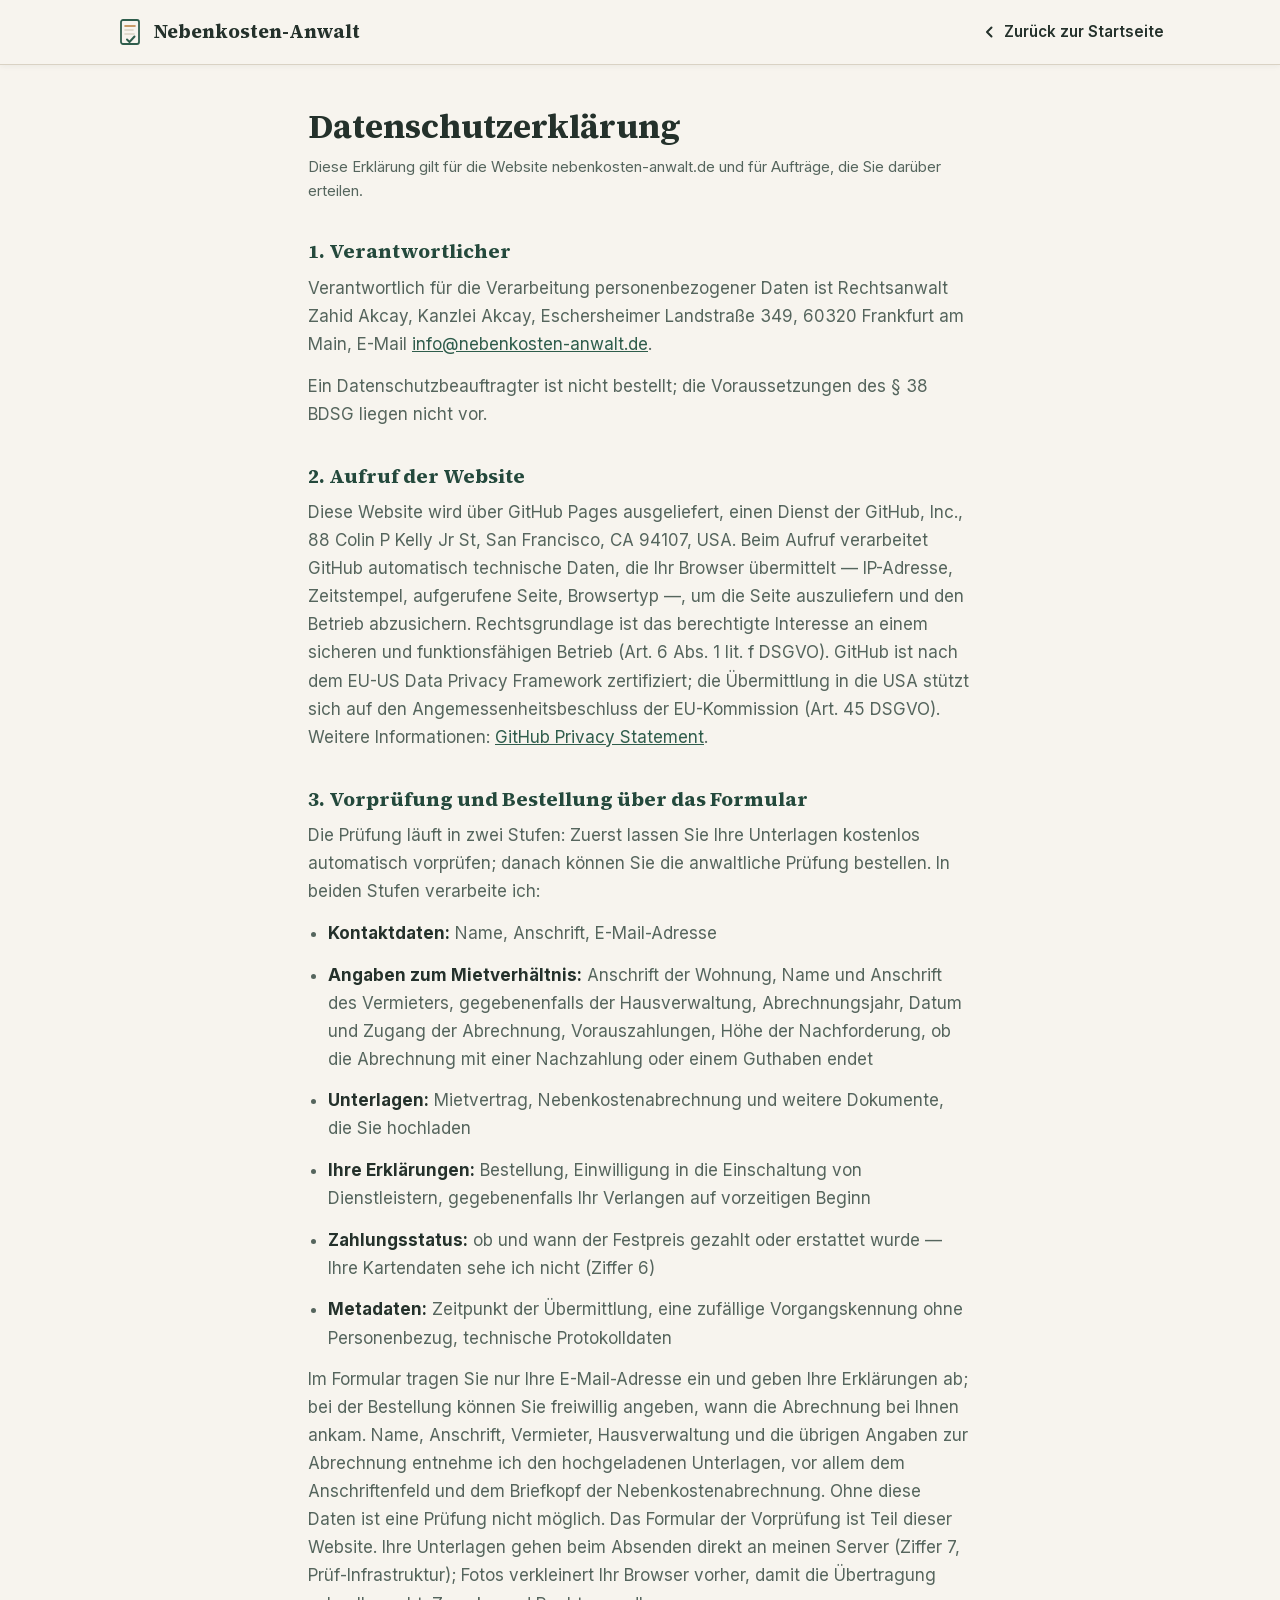
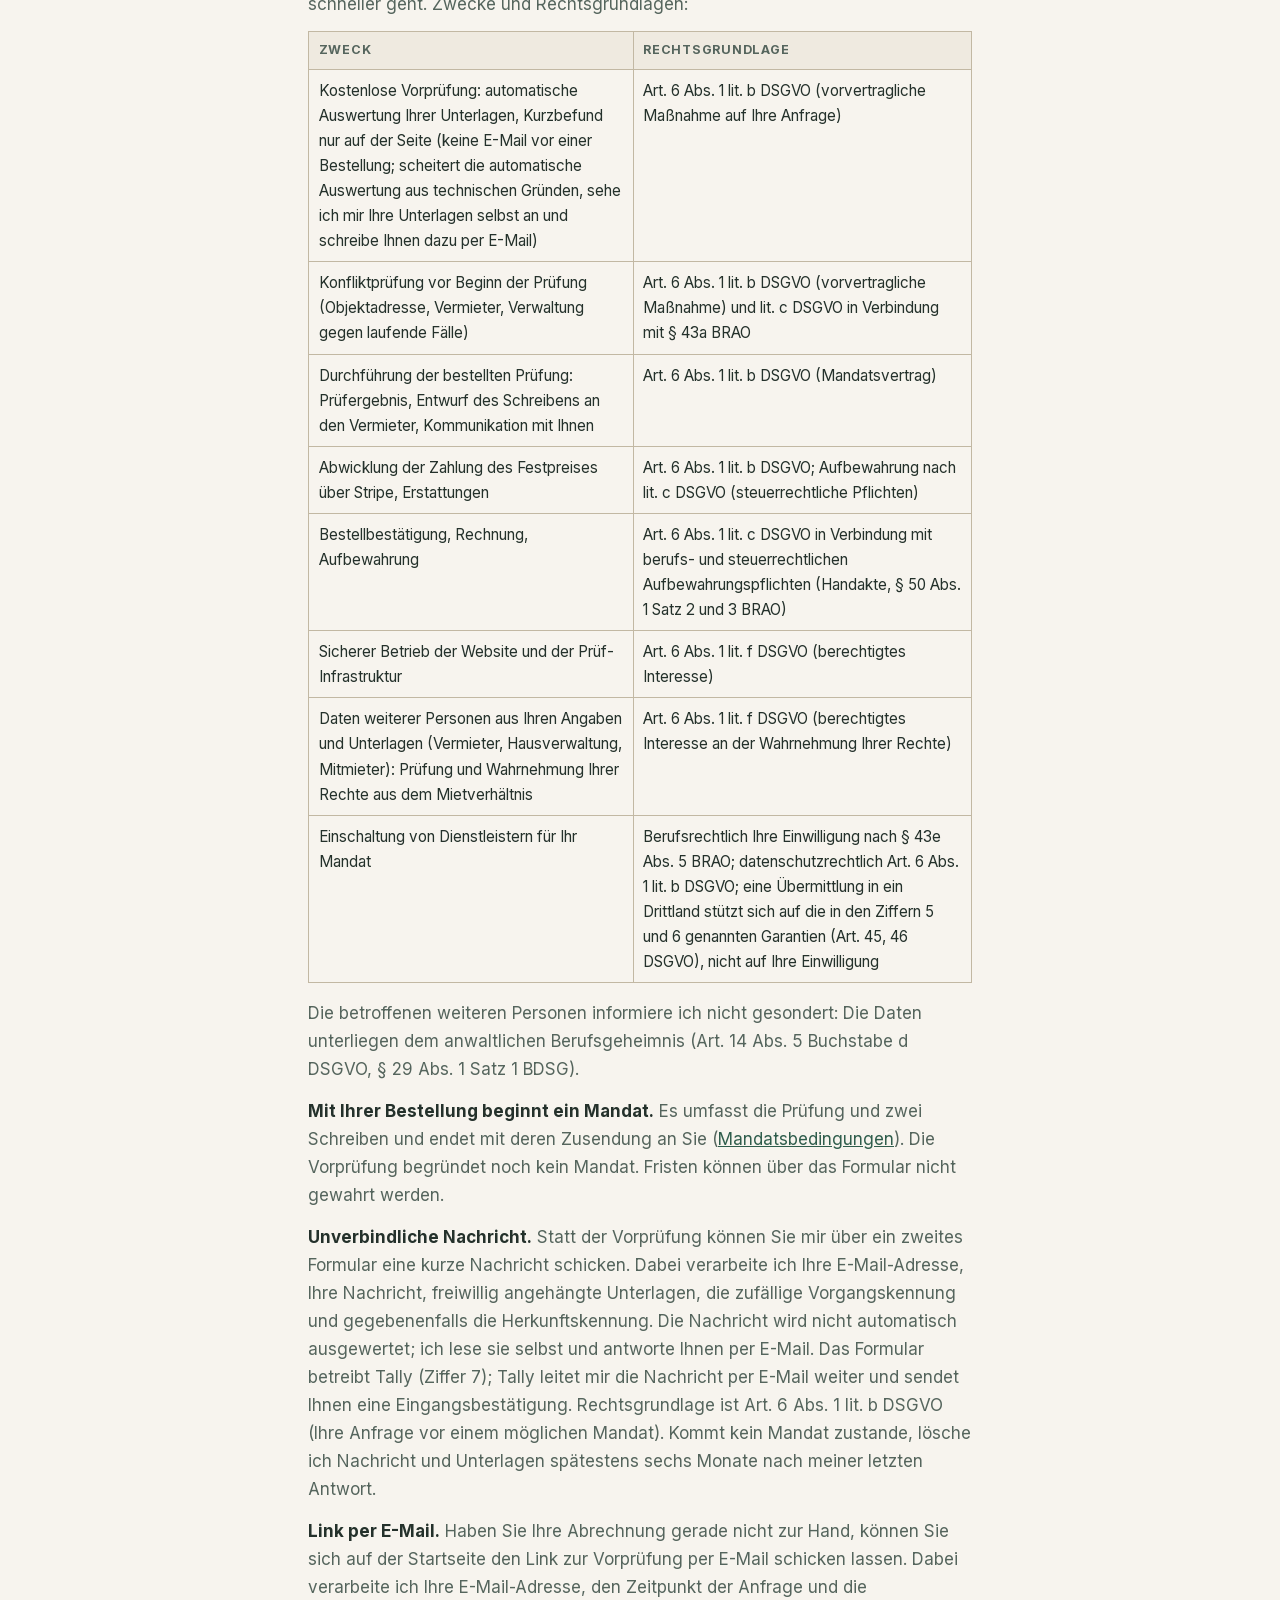
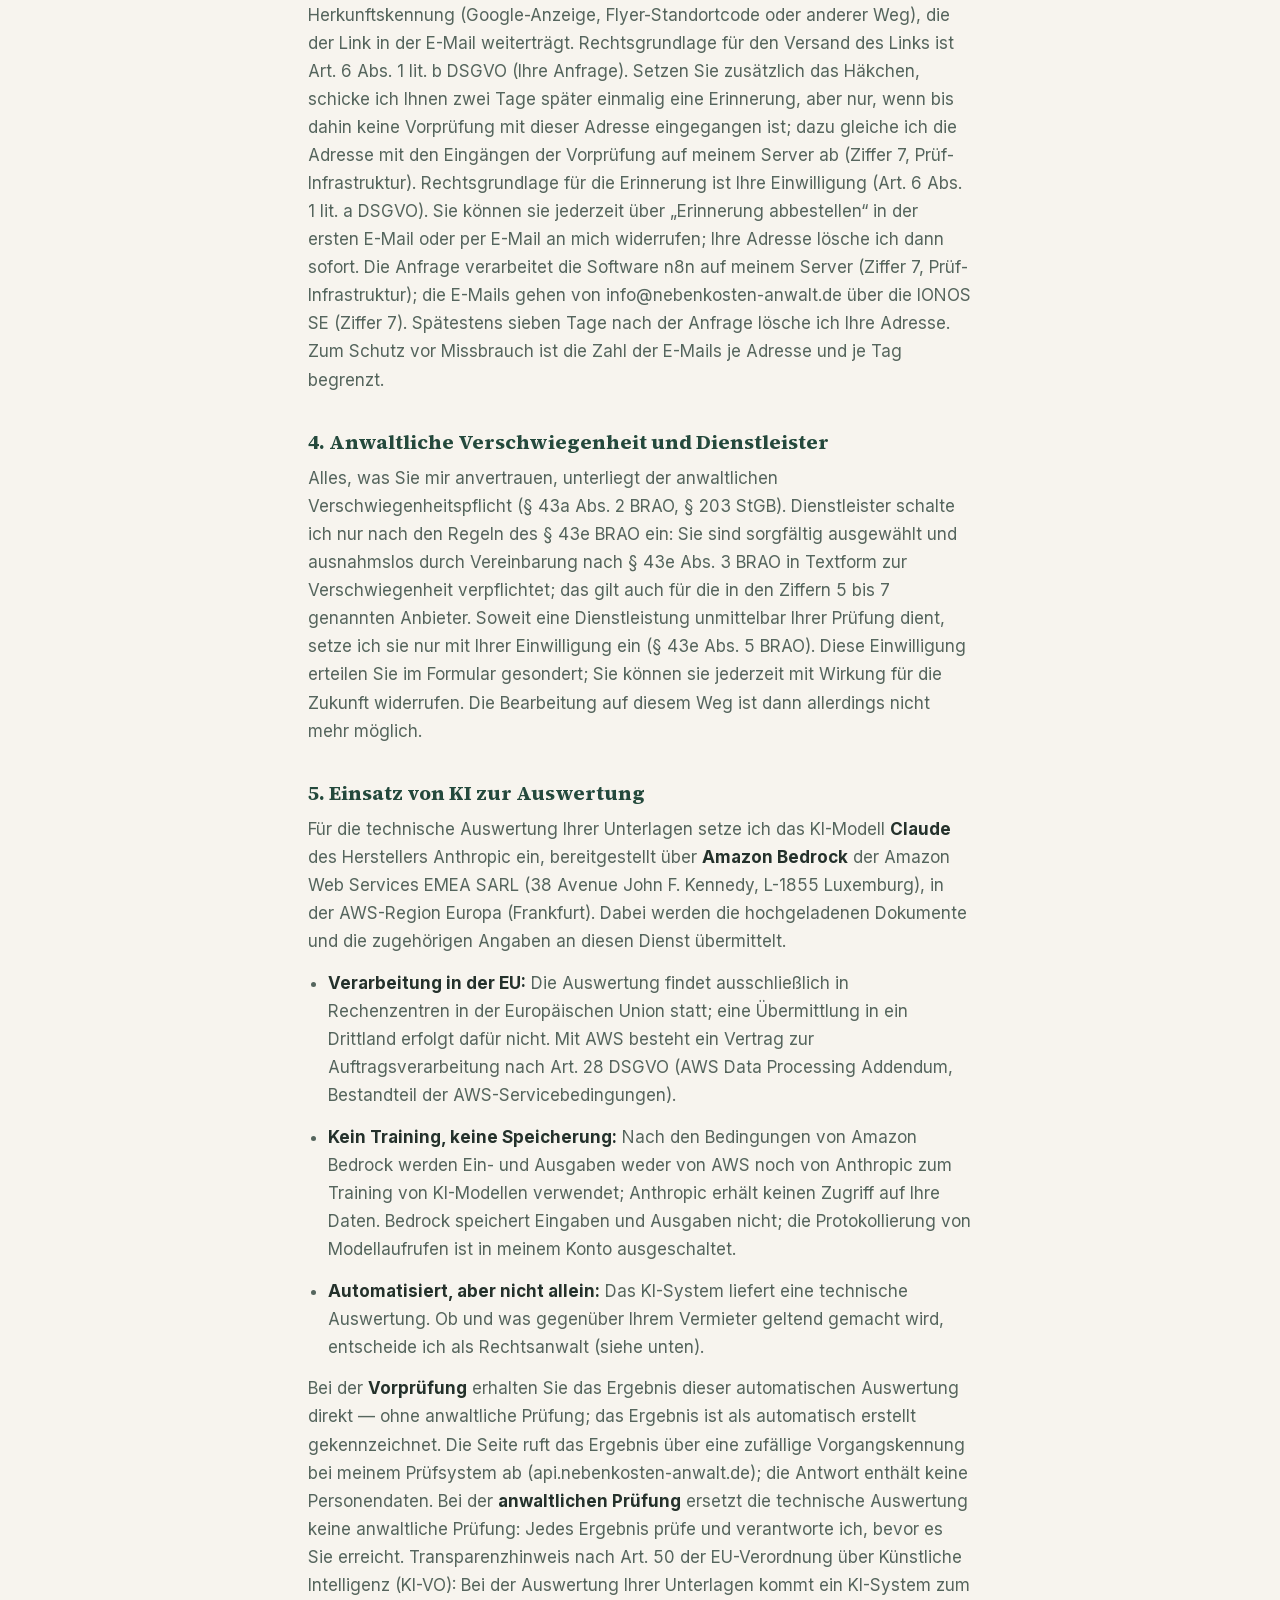
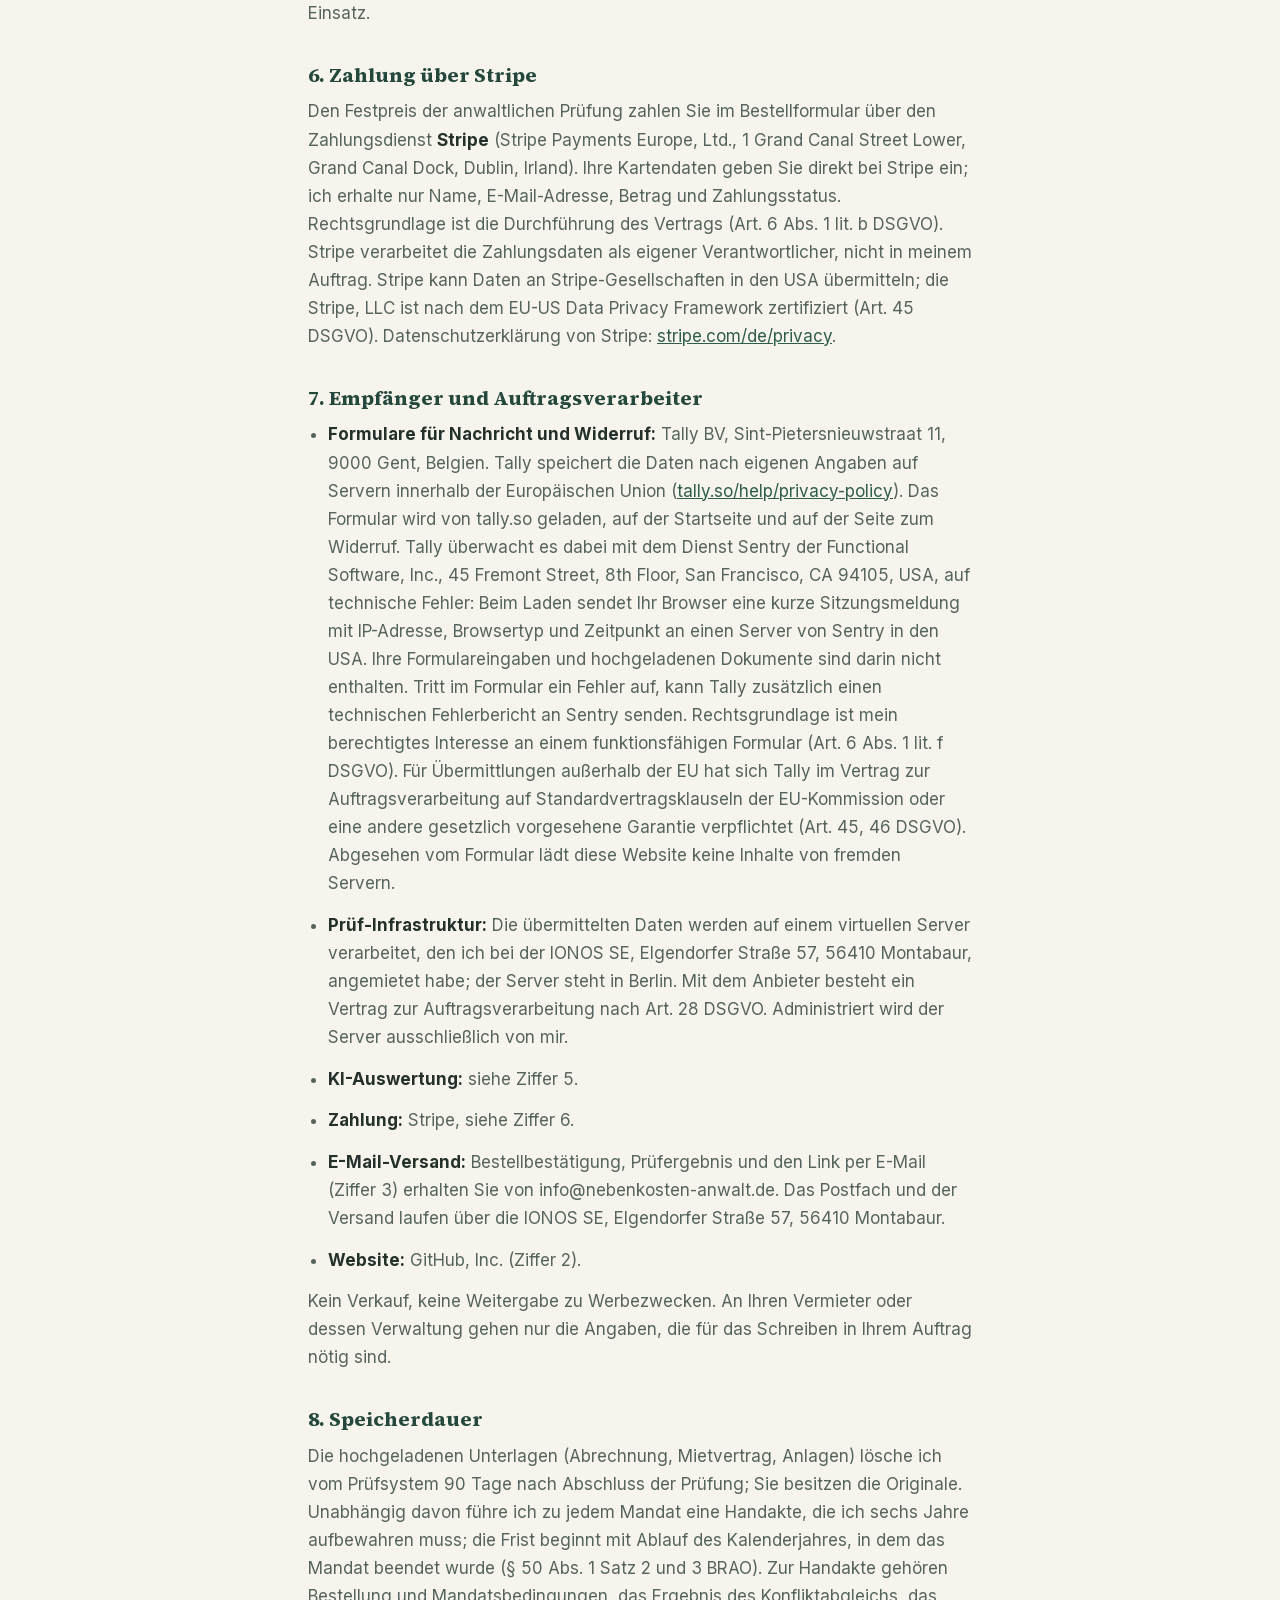
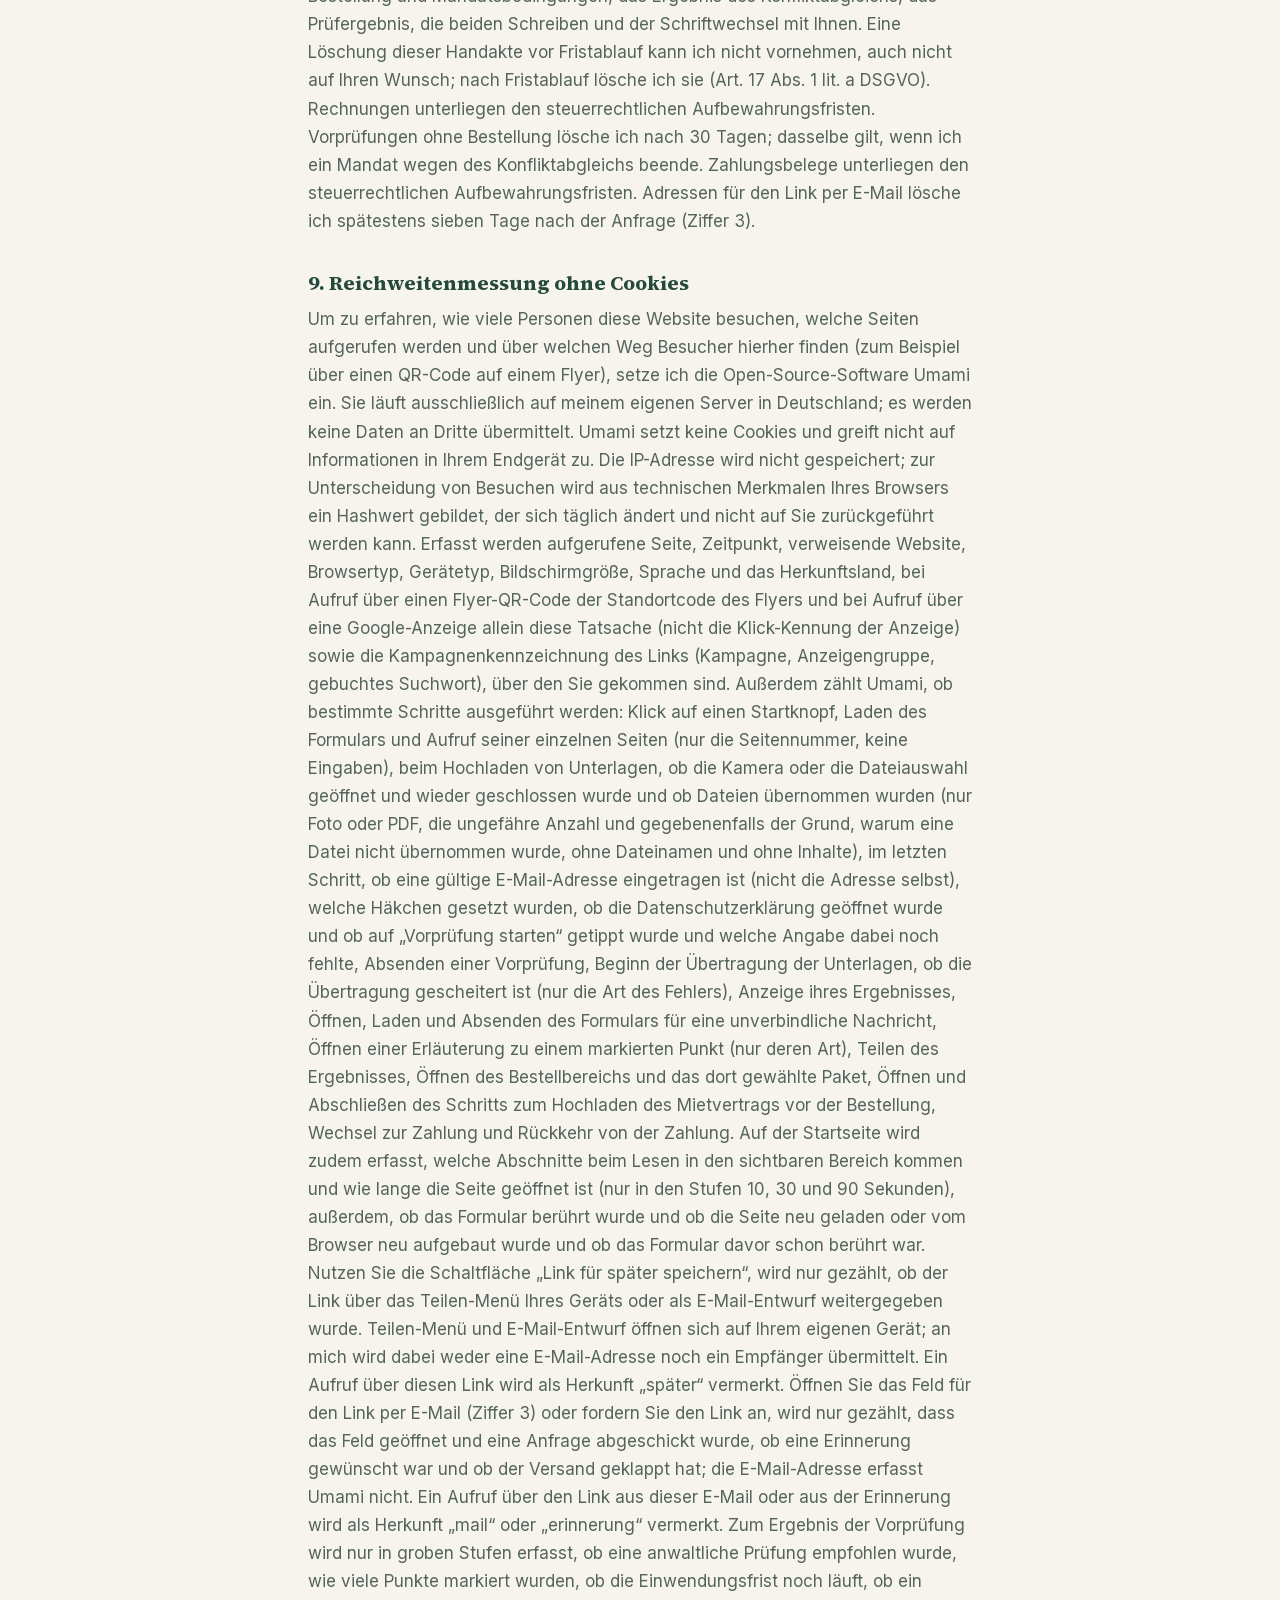
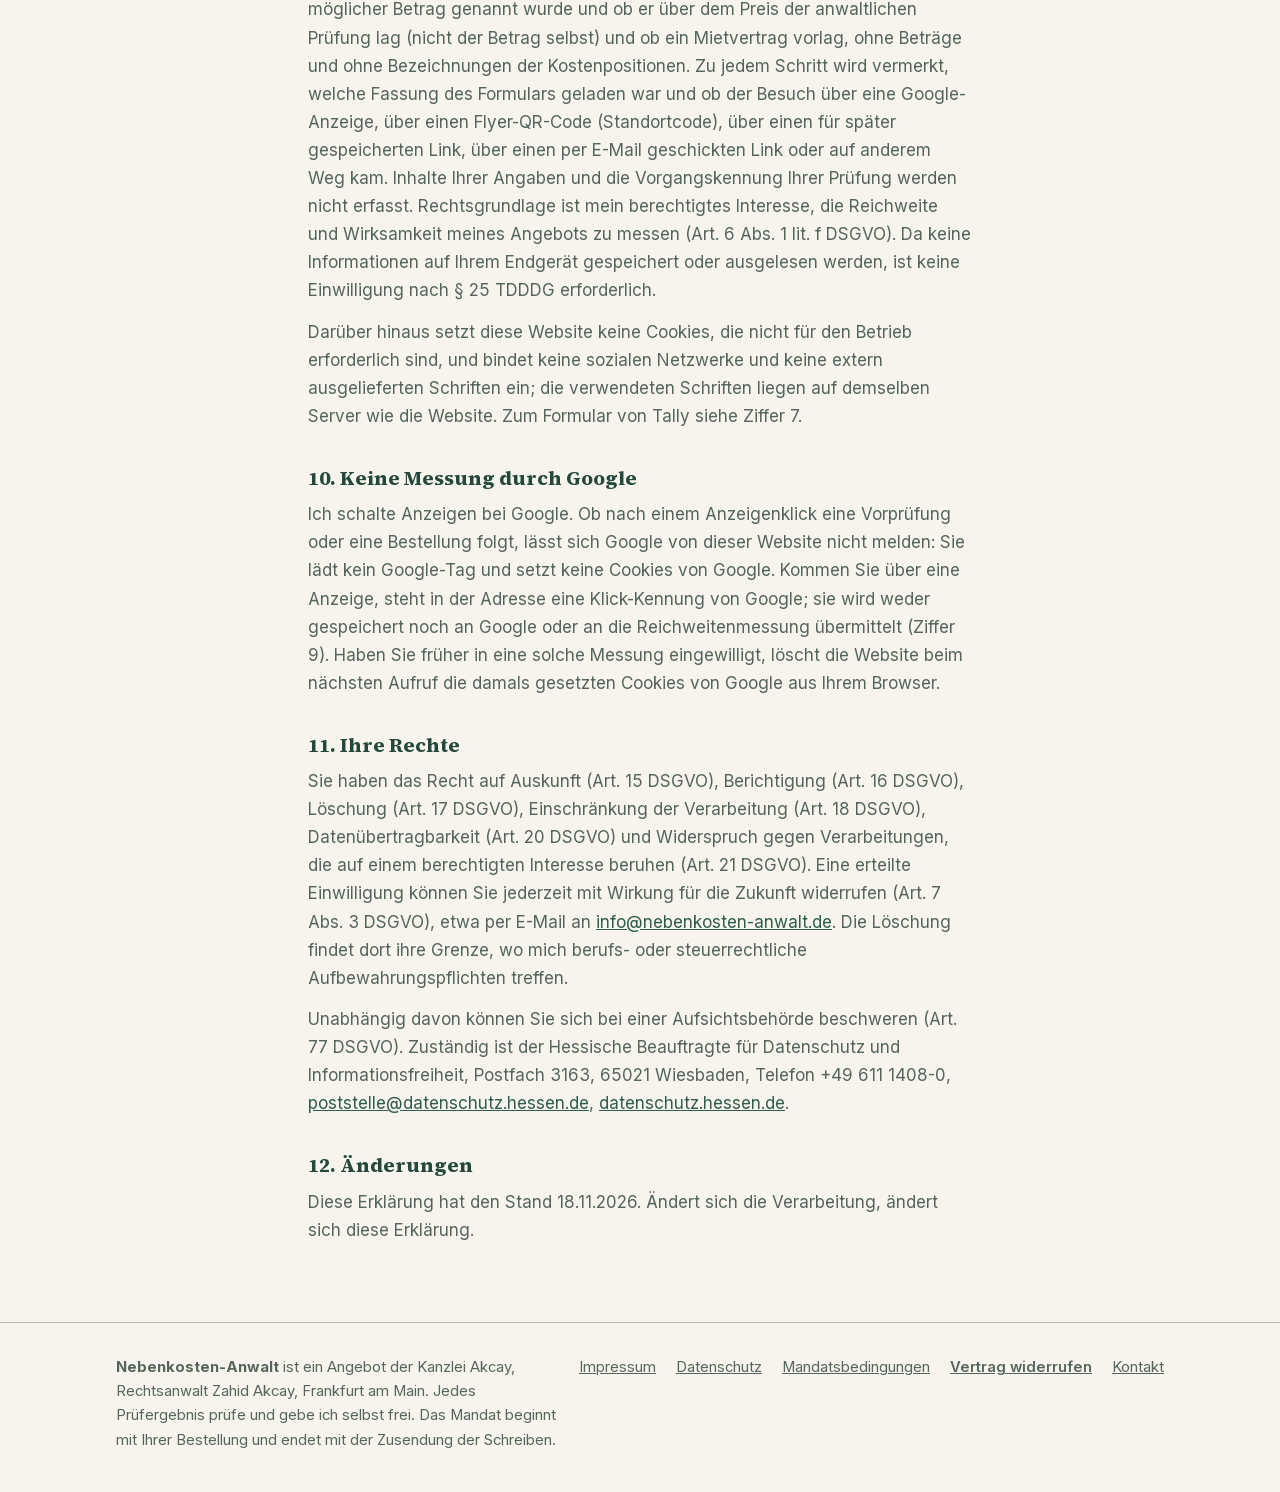
<file: datenschutz.html>
<!DOCTYPE html>
<html lang="de">
<head>
<meta charset="UTF-8">
<meta name="viewport" content="width=device-width, initial-scale=1.0">
<title>Datenschutzerklärung — Nebenkosten-Anwalt | Kanzlei Akcay</title>
<meta name="description" content="Welche Daten nebenkosten-anwalt.de verarbeitet, auf welcher Grundlage, wie lange — und welche Dienstleister beteiligt sind.">
<meta name="robots" content="noindex">
<link rel="canonical" href="https://nebenkosten-anwalt.de/datenschutz.html">
<meta name="theme-color" content="#2F5D4C">
<link rel="icon" href="data:image/svg+xml,%3Csvg xmlns='http://www.w3.org/2000/svg' viewBox='0 0 30 30'%3E%3Crect x='5' y='3' width='18' height='24' rx='2' fill='%23F7F4EE' stroke='%232F5D4C' stroke-width='1.8'/%3E%3Cline x1='9' y1='9' x2='19' y2='9' stroke='%23B97C3B' stroke-width='1.6' stroke-linecap='round'/%3E%3Cline x1='9' y1='13' x2='17' y2='13' stroke='%23D9D2C4' stroke-width='1.6' stroke-linecap='round'/%3E%3Cline x1='9' y1='17' x2='18' y2='17' stroke='%23D9D2C4' stroke-width='1.6' stroke-linecap='round'/%3E%3Cpath d='M11 22.5l2.5 2.5 5-5.5' stroke='%232F5D4C' stroke-width='2' stroke-linecap='round' stroke-linejoin='round' fill='none'/%3E%3C/svg%3E">

<!-- Selbst gehostete Schriften (SIL OFL) — identisch zu index.html -->
<link rel="preload" href="assets/fonts/source-serif-4-latin.woff2" as="font" type="font/woff2" crossorigin>
<link rel="preload" href="assets/fonts/inter-latin.woff2" as="font" type="font/woff2" crossorigin>
<style>
  @font-face { font-family: "Source Serif 4"; src: url("assets/fonts/source-serif-4-latin.woff2") format("woff2"); font-weight: 200 900; font-style: normal; font-display: swap; }
  @font-face { font-family: "Inter"; src: url("assets/fonts/inter-latin.woff2") format("woff2"); font-weight: 100 900; font-style: normal; font-display: swap; }
  :root {
    --ink: #24312B; --ink-soft: #55655D; --paper: #F7F4EE; --paper-deep: #EFEAE0;
    --moss: #2F5D4C; --moss-deep: #24493C; --amber: #B97C3B; --amber-text: #8F5A22;
    --line: #D9D2C4; --line-strong: #C2B8A3;
    --serif: "Source Serif 4", Charter, "Bitstream Charter", Cambria, Georgia, serif;
    --sans: "Inter", "Avenir Next", "Segoe UI", system-ui, sans-serif;
  }
  * { margin: 0; padding: 0; box-sizing: border-box; }
  html { scroll-behavior: smooth; }
  body { font-family: var(--sans); font-size: 1.0625rem; line-height: 1.65; color: var(--ink); background: var(--paper); -webkit-font-smoothing: antialiased; overflow-x: hidden; }
  h1, h2, h3 { font-family: var(--serif); font-weight: 700; line-height: 1.25; }
  a { color: var(--moss); }
  :where(a, button, summary, [tabindex]):focus-visible { outline: 3px solid var(--amber); outline-offset: 3px; border-radius: 4px; }
  .wrap { max-width: 68rem; margin: 0 auto; padding: 0 1.25rem; }
  .topbar { position: sticky; top: 0; z-index: 30; border-bottom: 1px solid var(--line); background: var(--paper); box-shadow: 0 1px 6px rgba(36,49,43,0.06); }
  .topbar__inner { display: flex; align-items: center; justify-content: space-between; gap: 0.6rem; padding-top: 1rem; padding-bottom: 1rem; }
  .brand { display: flex; align-items: center; gap: 0.5rem; font-family: var(--serif); font-size: 1.2rem; font-weight: 700; color: var(--ink); text-decoration: none; min-width: 0; }
  .brand svg { flex: none; }
  .brand__text { overflow: hidden; text-overflow: ellipsis; white-space: nowrap; }
  .topbar__back { font-family: var(--sans); font-size: 0.95rem; font-weight: 600; color: var(--ink); text-decoration: none; display: inline-flex; align-items: center; gap: 0.4rem; flex: none; }
  .topbar__back:hover { color: var(--moss-deep); }
  .text { max-width: 44rem; margin: 0 auto; padding: 2.5rem 1.25rem 4rem; }
  .text h1 { font-size: clamp(1.7rem, 3.5vw, 2.1rem); margin-bottom: 0.5rem; }
  .text h2 { font-size: 1.25rem; margin: 2.25rem 0 0.6rem; color: var(--moss-deep); scroll-margin-top: 5rem; }
  .text h3 { font-size: 1.05rem; margin: 1.4rem 0 0.4rem; }
  .text p, .text li { margin-bottom: 0.85rem; color: var(--ink-soft); }
  .text ul { padding-left: 1.25rem; margin-bottom: 0.85rem; }
  .text strong { color: var(--ink); }
  .leise { font-size: 0.92rem; color: var(--ink-soft); }
  .klein { font-size: 0.88rem; }
  .tabelle { overflow-x: auto; margin-bottom: 1rem; }
  table { border-collapse: collapse; width: 100%; font-size: 0.95rem; }
  th, td { border: 1px solid var(--line-strong); padding: 0.5rem 0.6rem; text-align: left; vertical-align: top; }
  th { font-family: var(--sans); font-size: 0.78rem; letter-spacing: 0.06em; text-transform: uppercase; color: var(--ink-soft); background: var(--paper-deep); }
  /* Sichtbare Platzhalter — Bauwerkzeug, kein Gestaltungselement. Vor dem Livegang darf keiner mehr stehen. */
  .ph { display: inline-block; font-family: var(--sans); font-size: 0.9em; color: var(--amber-text); border: 1px dashed var(--amber); border-radius: 3px; padding: 0 0.35em; background: #fff; }
  footer { border-top: 1px solid var(--line-strong); padding: 2rem 0 2.5rem; font-size: 0.92rem; color: var(--ink-soft); }
  .footer__grid { display: grid; gap: 1.25rem; }
  .footer__links { list-style: none; display: flex; flex-wrap: wrap; gap: 1.25rem; padding: 0; }
  .footer__links li { margin: 0; }
  .footer__links a { color: var(--ink-soft); }
  .footer__legal { max-width: 38rem; }
  @media (max-width: 45.99rem) { .brand { font-size: 1rem; gap: 0.4rem; } .brand svg { width: 24px; height: 24px; } .topbar__back span { display: none; } }
  @media (min-width: 46rem) { .footer__grid { grid-template-columns: 1fr auto; align-items: start; } }
  @media (prefers-reduced-motion: reduce) { html { scroll-behavior: auto; } }
</style>
  <!-- Reichweitenmessung: Umami, selbst gehostet auf dem Kanzlei-Server (stats.nebenkosten-anwalt.de), cookielos;
       data-exclude-search verhindert, dass die Vorgangskennung (?vorgang=) in der Statistik landet. -->
  <script defer src="https://stats.nebenkosten-anwalt.de/script.js" data-website-id="d1858dae-dd51-4e26-ad65-438c7778cad7" data-domains="nebenkosten-anwalt.de" data-before-send="nkaUmamiVorSenden"></script>
<!-- Einwilligung für die Messung des Werbeerfolgs (Google Ads). Ohne Konto-ID in der Datei inaktiv;
     ohne Einwilligung wird nichts von Google geladen. Muss synchron im <head> stehen. -->
<script src="/assets/einwilligung.js"></script>
</head>
<body>

<header class="topbar">
  <div class="wrap topbar__inner">
    <a class="brand" href="index.html">
      <svg width="30" height="30" viewBox="0 0 30 30" fill="none" aria-hidden="true">
        <rect x="5" y="3" width="18" height="24" rx="2" fill="#F7F4EE" stroke="#2F5D4C" stroke-width="1.8"/>
        <line x1="9" y1="9"  x2="19" y2="9"  stroke="#B97C3B" stroke-width="1.6" stroke-linecap="round"/>
        <line x1="9" y1="13" x2="17" y2="13" stroke="#D9D2C4" stroke-width="1.6" stroke-linecap="round"/>
        <line x1="9" y1="17" x2="18" y2="17" stroke="#D9D2C4" stroke-width="1.6" stroke-linecap="round"/>
        <path d="M11 22.5l2.5 2.5 5-5.5" stroke="#2F5D4C" stroke-width="2" stroke-linecap="round" stroke-linejoin="round" fill="none"/>
      </svg>
      <span class="brand__text">Nebenkosten-Anwalt</span>
    </a>
    <a class="topbar__back" href="index.html">
      <svg width="16" height="16" viewBox="0 0 16 16" fill="none" aria-hidden="true"><path d="M9.5 3.5L5 8l4.5 4.5" stroke="currentColor" stroke-width="2" stroke-linecap="round" stroke-linejoin="round"/></svg>
      <span>Zurück zur Startseite</span>
    </a>
  </div>
</header>

<main>
<article class="text">
  <h1>Datenschutzerklärung</h1>
  <p class="leise">Diese Erklärung gilt für die Website nebenkosten-anwalt.de und für Aufträge, die Sie darüber erteilen.</p>

  <h2>1. Verantwortlicher</h2>
  <p>Verantwortlich für die Verarbeitung personenbezogener Daten ist Rechtsanwalt Zahid Akcay, Kanzlei Akcay,
  Eschersheimer Landstraße 349, 60320 Frankfurt am Main,
  E-Mail <a href="mailto:info@nebenkosten-anwalt.de">info@nebenkosten-anwalt.de</a>.</p>
  <p>Ein Datenschutzbeauftragter ist nicht bestellt; die Voraussetzungen des § 38 BDSG liegen nicht vor.</p>

  <h2>2. Aufruf der Website</h2>
  <p>Diese Website wird über GitHub Pages ausgeliefert, einen Dienst der GitHub, Inc., 88 Colin P Kelly Jr St,
  San Francisco, CA 94107, USA. Beim Aufruf verarbeitet GitHub automatisch technische Daten, die Ihr Browser
  übermittelt — IP-Adresse, Zeitstempel, aufgerufene Seite, Browsertyp —, um die Seite auszuliefern und den
  Betrieb abzusichern. Rechtsgrundlage ist das berechtigte Interesse an einem sicheren und funktionsfähigen
  Betrieb (Art. 6 Abs. 1 lit. f DSGVO). GitHub ist nach dem EU-US Data Privacy Framework zertifiziert; die
  Übermittlung in die USA stützt sich auf den Angemessenheitsbeschluss der EU-Kommission (Art. 45 DSGVO). Weitere Informationen:
  <a href="https://docs.github.com/de/site-policy/privacy-policies/github-general-privacy-statement" target="_blank" rel="noopener">GitHub Privacy Statement</a>.</p>

  <h2>3. Vorprüfung und Bestellung über das Formular</h2>
  <p>Die Prüfung läuft in zwei Stufen: Zuerst lassen Sie Ihre Unterlagen kostenlos automatisch vorprüfen; danach
  können Sie die anwaltliche Prüfung bestellen. In beiden Stufen verarbeite ich:</p>
  <ul>
    <li><strong>Kontaktdaten:</strong> Name, Anschrift, E-Mail-Adresse</li>
    <li><strong>Angaben zum Mietverhältnis:</strong> Anschrift der Wohnung, Name und Anschrift des Vermieters, gegebenenfalls der Hausverwaltung, Abrechnungsjahr, Datum und Zugang der Abrechnung, Vorauszahlungen, Höhe der Nachforderung, ob die Abrechnung mit einer Nachzahlung oder einem Guthaben endet</li>
    <li><strong>Unterlagen:</strong> Mietvertrag, Nebenkostenabrechnung und weitere Dokumente, die Sie hochladen</li>
    <li><strong>Ihre Erklärungen:</strong> Bestellung, Einwilligung in die Einschaltung von Dienstleistern, gegebenenfalls Ihr Verlangen auf vorzeitigen Beginn</li>
    <li><strong>Zahlungsstatus:</strong> ob und wann der Festpreis gezahlt oder erstattet wurde — Ihre Kartendaten sehe ich nicht (Ziffer 6)</li>
    <li><strong>Metadaten:</strong> Zeitpunkt der Übermittlung, eine zufällige Vorgangskennung ohne Personenbezug, technische Protokolldaten</li>
  </ul>
  <p>Im Formular tragen Sie nur Ihre E-Mail-Adresse ein und geben Ihre Erklärungen ab; bei der Bestellung können Sie
  freiwillig angeben, wann die Abrechnung bei Ihnen ankam. Name, Anschrift, Vermieter, Hausverwaltung und die übrigen
  Angaben zur Abrechnung entnehme ich den hochgeladenen Unterlagen, vor allem dem Anschriftenfeld und dem Briefkopf
  der Nebenkostenabrechnung. Ohne diese Daten ist eine Prüfung nicht möglich. Das Formular der Vorprüfung ist Teil
  dieser Website. Ihre Unterlagen gehen beim Absenden direkt an meinen Server (Ziffer 7, Prüf-Infrastruktur); Fotos
  verkleinert Ihr Browser vorher, damit die Übertragung schneller geht. Zwecke und Rechtsgrundlagen:</p>
  <div class="tabelle">
  <table>
    <tr><th>Zweck</th><th>Rechtsgrundlage</th></tr>
    <tr><td>Kostenlose Vorprüfung: automatische Auswertung Ihrer Unterlagen, Kurzbefund nur auf der Seite (keine E-Mail vor einer Bestellung; scheitert die automatische Auswertung aus technischen Gründen, sehe ich mir Ihre Unterlagen selbst an und schreibe Ihnen dazu per E-Mail)</td><td>Art. 6 Abs. 1 lit. b DSGVO (vorvertragliche Maßnahme auf Ihre Anfrage)</td></tr>
    <tr><td>Konfliktprüfung vor Beginn der Prüfung (Objektadresse, Vermieter, Verwaltung gegen laufende Fälle)</td><td>Art. 6 Abs. 1 lit. b DSGVO (vorvertragliche Maßnahme) und lit. c DSGVO in Verbindung mit § 43a BRAO</td></tr>
    <tr><td>Durchführung der bestellten Prüfung: Prüfergebnis, Entwurf des Schreibens an den Vermieter, Kommunikation mit Ihnen</td><td>Art. 6 Abs. 1 lit. b DSGVO (Mandatsvertrag)</td></tr>
    <tr><td>Abwicklung der Zahlung des Festpreises über Stripe, Erstattungen</td><td>Art. 6 Abs. 1 lit. b DSGVO; Aufbewahrung nach lit. c DSGVO (steuerrechtliche Pflichten)</td></tr>
    <tr><td>Bestellbestätigung, Rechnung, Aufbewahrung</td><td>Art. 6 Abs. 1 lit. c DSGVO in Verbindung mit berufs- und steuerrechtlichen Aufbewahrungspflichten (Handakte, § 50 Abs. 1 Satz 2 und 3 BRAO)</td></tr>
    <tr><td>Sicherer Betrieb der Website und der Prüf-Infrastruktur</td><td>Art. 6 Abs. 1 lit. f DSGVO (berechtigtes Interesse)</td></tr>
    <tr><td>Daten weiterer Personen aus Ihren Angaben und Unterlagen (Vermieter, Hausverwaltung, Mitmieter): Prüfung und Wahrnehmung Ihrer Rechte aus dem Mietverhältnis</td><td>Art. 6 Abs. 1 lit. f DSGVO (berechtigtes Interesse an der Wahrnehmung Ihrer Rechte)</td></tr>
    <tr><td>Einschaltung von Dienstleistern für Ihr Mandat</td><td>Berufsrechtlich Ihre Einwilligung nach § 43e Abs. 5 BRAO; datenschutzrechtlich Art. 6 Abs. 1 lit. b DSGVO; eine Übermittlung in ein Drittland stützt sich auf die in den Ziffern 5 und 6 genannten Garantien (Art. 45, 46 DSGVO), nicht auf Ihre Einwilligung</td></tr>
  </table>
  </div>
  <p>Die betroffenen weiteren Personen informiere ich nicht gesondert: Die Daten unterliegen dem anwaltlichen
  Berufsgeheimnis (Art. 14 Abs. 5 Buchstabe d DSGVO, § 29 Abs. 1 Satz 1 BDSG).</p>
  <p><strong>Mit Ihrer Bestellung beginnt ein Mandat.</strong> Es umfasst die Prüfung und zwei Schreiben und endet
  mit deren Zusendung an Sie (<a href="mandatsbedingungen.html#mandat">Mandatsbedingungen</a>). Die Vorprüfung
  begründet noch kein Mandat. Fristen können über das Formular nicht gewahrt
  werden.</p>

  <p><strong>Unverbindliche Nachricht.</strong> Statt der Vorprüfung können Sie mir über ein zweites Formular
  eine kurze Nachricht schicken. Dabei verarbeite ich Ihre E-Mail-Adresse, Ihre Nachricht, freiwillig angehängte
  Unterlagen, die zufällige Vorgangskennung und gegebenenfalls die Herkunftskennung. Die Nachricht wird nicht
  automatisch ausgewertet; ich lese sie selbst und antworte Ihnen per E-Mail. Das Formular betreibt Tally
  (Ziffer 7); Tally leitet mir die Nachricht per E-Mail weiter und sendet Ihnen eine Eingangsbestätigung.
  Rechtsgrundlage ist Art. 6 Abs. 1 lit. b DSGVO (Ihre Anfrage vor einem möglichen Mandat). Kommt kein Mandat
  zustande, lösche ich Nachricht und Unterlagen spätestens sechs Monate nach meiner letzten Antwort.</p>

  <p id="spaeter-mail"><strong>Link per E-Mail.</strong> Haben Sie Ihre Abrechnung gerade nicht zur Hand, können
  Sie sich auf der Startseite den Link zur Vorprüfung per E-Mail schicken lassen. Dabei verarbeite ich Ihre
  E-Mail-Adresse, den Zeitpunkt der Anfrage und die Herkunftskennung (Google-Anzeige, Flyer-Standortcode oder anderer
  Weg), die der Link in der E-Mail weiterträgt. Rechtsgrundlage für den Versand des Links ist Art. 6 Abs. 1 lit. b
  DSGVO (Ihre Anfrage). Setzen Sie zusätzlich das Häkchen, schicke ich Ihnen zwei Tage später einmalig eine
  Erinnerung, aber nur, wenn bis dahin keine Vorprüfung mit dieser Adresse eingegangen ist; dazu gleiche ich die
  Adresse mit den Eingängen der Vorprüfung auf meinem Server ab (Ziffer 7, Prüf-Infrastruktur). Rechtsgrundlage für die Erinnerung ist Ihre Einwilligung
  (Art. 6 Abs. 1 lit. a DSGVO). Sie können sie jederzeit über „Erinnerung abbestellen“ in der ersten E-Mail oder per
  E-Mail an mich widerrufen; Ihre Adresse lösche ich dann sofort. Die Anfrage verarbeitet die Software n8n auf meinem
  Server (Ziffer 7, Prüf-Infrastruktur); die E-Mails gehen von info@nebenkosten-anwalt.de über die IONOS SE
  (Ziffer 7). Spätestens sieben Tage nach der Anfrage lösche ich Ihre Adresse. Zum Schutz vor Missbrauch ist die
  Zahl der E-Mails je Adresse und je Tag begrenzt.</p>

  <h2>4. Anwaltliche Verschwiegenheit und Dienstleister</h2>
  <p>Alles, was Sie mir anvertrauen, unterliegt der anwaltlichen Verschwiegenheitspflicht (§ 43a Abs. 2 BRAO,
  § 203 StGB). Dienstleister schalte ich nur nach den Regeln des § 43e BRAO ein: Sie sind sorgfältig ausgewählt und
  ausnahmslos durch Vereinbarung nach § 43e Abs. 3 BRAO in Textform zur Verschwiegenheit verpflichtet; das gilt auch
  für die in den Ziffern 5 bis 7 genannten Anbieter.
  Soweit eine Dienstleistung unmittelbar Ihrer Prüfung dient, setze ich sie nur mit Ihrer Einwilligung ein
  (§ 43e Abs. 5 BRAO). Diese Einwilligung erteilen Sie im
  Formular gesondert; Sie können sie jederzeit mit Wirkung für die Zukunft widerrufen. Die Bearbeitung auf diesem
  Weg ist dann allerdings nicht mehr möglich.</p>

  <h2>5. Einsatz von KI zur Auswertung</h2>
  <!-- Inhaberentscheidung 26.10.2026: Fassung „Amazon Bedrock, Region Frankfurt" als Regelfall; der Übergangsabsatz zur
       Anthropic-API ist gestrichen. Voraussetzung: agent-service läuft mit LLM_ANBIETER=bedrock (Freischaltung AWS). -->
  <p>Für die technische Auswertung Ihrer Unterlagen setze ich das KI-Modell <strong>Claude</strong> des
  Herstellers Anthropic ein, bereitgestellt über <strong>Amazon Bedrock</strong> der Amazon Web Services EMEA SARL
  (38 Avenue John F. Kennedy, L-1855 Luxemburg), in der AWS-Region Europa (Frankfurt). Dabei werden die
  hochgeladenen Dokumente und die zugehörigen Angaben an diesen Dienst übermittelt.</p>
  <ul>
    <li><strong>Verarbeitung in der EU:</strong> Die Auswertung findet ausschließlich in Rechenzentren in der
    Europäischen Union statt; eine Übermittlung in ein Drittland erfolgt dafür nicht. Mit AWS besteht ein Vertrag
    zur Auftragsverarbeitung nach Art. 28 DSGVO (AWS Data Processing Addendum, Bestandteil der AWS-Servicebedingungen).</li>
    <li><strong>Kein Training, keine Speicherung:</strong> Nach den Bedingungen von Amazon Bedrock werden Ein- und
    Ausgaben weder von AWS noch von Anthropic zum Training von KI-Modellen verwendet; Anthropic erhält keinen
    Zugriff auf Ihre Daten. Bedrock speichert Eingaben und Ausgaben nicht; die Protokollierung von Modellaufrufen
    ist in meinem Konto ausgeschaltet.</li>
    <li><strong>Automatisiert, aber nicht allein:</strong> Das KI-System liefert eine technische Auswertung. Ob und
    was gegenüber Ihrem Vermieter geltend gemacht wird, entscheide ich als Rechtsanwalt (siehe unten).</li>
  </ul>
  <p>Bei der <strong>Vorprüfung</strong> erhalten Sie das Ergebnis dieser automatischen Auswertung direkt — ohne
  anwaltliche Prüfung; das Ergebnis ist als automatisch erstellt gekennzeichnet. Die Seite ruft das Ergebnis über eine zufällige
  Vorgangskennung bei meinem Prüfsystem ab (api.nebenkosten-anwalt.de); die Antwort enthält keine Personendaten.
  Bei der <strong>anwaltlichen Prüfung</strong> ersetzt die technische Auswertung keine anwaltliche Prüfung: Jedes
  Ergebnis prüfe und verantworte ich, bevor es Sie erreicht. Transparenzhinweis nach Art. 50 der EU-Verordnung über
  Künstliche Intelligenz (KI-VO): Bei der Auswertung Ihrer Unterlagen kommt ein KI-System zum Einsatz.</p>

  <h2>6. Zahlung über Stripe</h2>
  <p>Den Festpreis der anwaltlichen Prüfung zahlen Sie im Bestellformular über den Zahlungsdienst
  <strong>Stripe</strong> (Stripe Payments Europe, Ltd., 1 Grand Canal Street Lower, Grand Canal Dock, Dublin, Irland).
  Ihre Kartendaten geben Sie direkt bei Stripe ein; ich erhalte nur Name, E-Mail-Adresse, Betrag und Zahlungsstatus.
  Rechtsgrundlage ist die Durchführung des Vertrags (Art. 6 Abs. 1 lit. b DSGVO). Stripe verarbeitet die Zahlungsdaten
  als eigener Verantwortlicher, nicht in meinem Auftrag. Stripe kann Daten an Stripe-Gesellschaften in den USA
  übermitteln; die Stripe, LLC ist nach dem EU-US Data Privacy Framework zertifiziert (Art. 45 DSGVO).
  Datenschutzerklärung von Stripe:
  <a href="https://stripe.com/de/privacy" target="_blank" rel="noopener">stripe.com/de/privacy</a>.</p>

  <h2>7. Empfänger und Auftragsverarbeiter</h2>
  <ul>
    <li><strong>Formulare für Nachricht und Widerruf:</strong> Tally BV, Sint-Pietersnieuwstraat 11, 9000 Gent, Belgien. Tally speichert die
    Daten nach eigenen Angaben auf Servern innerhalb der Europäischen Union
    (<a href="https://tally.so/help/privacy-policy" target="_blank" rel="noopener">tally.so/help/privacy-policy</a>).
    Das Formular wird von tally.so geladen, auf der Startseite und auf der Seite zum Widerruf. Tally überwacht es dabei mit
    dem Dienst Sentry der Functional Software, Inc., 45 Fremont Street, 8th Floor, San Francisco, CA 94105, USA, auf
    technische Fehler: Beim Laden sendet Ihr Browser eine kurze Sitzungsmeldung mit IP-Adresse, Browsertyp und
    Zeitpunkt an einen Server von Sentry in den USA. Ihre Formulareingaben und hochgeladenen Dokumente sind darin
    nicht enthalten. Tritt im Formular ein Fehler auf, kann Tally zusätzlich einen technischen Fehlerbericht an Sentry
    senden. Rechtsgrundlage ist mein berechtigtes Interesse an einem funktionsfähigen Formular (Art. 6 Abs. 1 lit. f
    DSGVO). Für Übermittlungen außerhalb der EU hat sich Tally im Vertrag zur Auftragsverarbeitung auf
    Standardvertragsklauseln der EU-Kommission oder eine andere gesetzlich vorgesehene Garantie verpflichtet
    (Art. 45, 46 DSGVO). Abgesehen vom Formular lädt diese Website keine Inhalte von fremden Servern.</li>
    <li><strong>Prüf-Infrastruktur:</strong> Die übermittelten Daten werden auf einem virtuellen Server verarbeitet, den
    ich bei der IONOS SE, Elgendorfer Straße 57, 56410 Montabaur, angemietet habe; der Server steht in Berlin. Mit dem
    Anbieter besteht ein Vertrag zur Auftragsverarbeitung nach Art. 28 DSGVO. Administriert wird der Server
    ausschließlich von mir.</li>
    <li><strong>KI-Auswertung:</strong> siehe Ziffer 5.</li>
    <li><strong>Zahlung:</strong> Stripe, siehe Ziffer 6.</li>
    <li><strong>E-Mail-Versand:</strong> Bestellbestätigung, Prüfergebnis und den Link per E-Mail (Ziffer 3) erhalten Sie von
    info@nebenkosten-anwalt.de. Das Postfach und der Versand laufen über die IONOS SE, Elgendorfer Straße 57,
    56410 Montabaur.</li>
    <li><strong>Website:</strong> GitHub, Inc. (Ziffer 2).</li>
  </ul>
  <p>Kein Verkauf, keine Weitergabe zu Werbezwecken. An Ihren Vermieter oder dessen Verwaltung gehen nur die
  Angaben, die für das Schreiben in Ihrem Auftrag nötig sind.</p>

  <h2>8. Speicherdauer</h2>
  <p>Die hochgeladenen Unterlagen (Abrechnung, Mietvertrag, Anlagen) lösche ich vom Prüfsystem
  90 Tage nach Abschluss der Prüfung; Sie besitzen die Originale. Unabhängig davon
  führe ich zu jedem Mandat eine Handakte, die ich sechs Jahre aufbewahren muss; die Frist beginnt mit
  Ablauf des Kalenderjahres, in dem das Mandat beendet wurde (§ 50 Abs. 1 Satz 2 und 3 BRAO). Zur Handakte gehören
  Bestellung und Mandatsbedingungen, das Ergebnis des Konfliktabgleichs, das Prüfergebnis, die beiden Schreiben und
  der Schriftwechsel mit Ihnen. Eine Löschung dieser Handakte vor Fristablauf kann ich nicht vornehmen, auch nicht
  auf Ihren Wunsch; nach Fristablauf lösche ich sie (Art. 17 Abs. 1 lit. a DSGVO).
  Rechnungen unterliegen den steuerrechtlichen Aufbewahrungsfristen. Vorprüfungen ohne Bestellung lösche ich nach
  30 Tagen; dasselbe gilt, wenn ich ein Mandat wegen des
  Konfliktabgleichs beende. Zahlungsbelege unterliegen den steuerrechtlichen Aufbewahrungsfristen.
  Adressen für den Link per E-Mail lösche ich spätestens sieben Tage nach der Anfrage (Ziffer 3).</p>

  <h2>9. Reichweitenmessung ohne Cookies</h2>
  <p>Um zu erfahren, wie viele Personen diese Website besuchen, welche Seiten aufgerufen werden und über welchen
  Weg Besucher hierher finden (zum Beispiel über einen QR-Code auf einem Flyer), setze ich die Open-Source-Software
  Umami ein. Sie läuft ausschließlich auf meinem eigenen Server in Deutschland; es werden keine Daten an Dritte
  übermittelt. Umami setzt keine Cookies und greift nicht auf Informationen in Ihrem Endgerät zu. Die IP-Adresse wird
  nicht gespeichert; zur Unterscheidung von Besuchen wird aus technischen Merkmalen Ihres Browsers ein Hashwert
  gebildet, der sich täglich ändert und nicht auf Sie zurückgeführt werden kann. Erfasst werden aufgerufene Seite,
  Zeitpunkt, verweisende Website, Browsertyp, Gerätetyp, Bildschirmgröße, Sprache und das Herkunftsland, bei
  Aufruf über einen Flyer-QR-Code der Standortcode des Flyers und bei Aufruf über eine Google-Anzeige allein diese
  Tatsache (nicht die Klick-Kennung der Anzeige) sowie die Kampagnenkennzeichnung des Links (Kampagne, Anzeigengruppe,
  gebuchtes Suchwort), über den Sie gekommen sind. Außerdem zählt Umami, ob bestimmte Schritte ausgeführt werden:
  Klick auf einen Startknopf, Laden des Formulars und Aufruf seiner einzelnen Seiten (nur die Seitennummer, keine
  Eingaben), beim Hochladen von Unterlagen, ob die Kamera oder die Dateiauswahl geöffnet und wieder geschlossen wurde und ob Dateien
  übernommen wurden (nur Foto oder PDF, die ungefähre Anzahl und gegebenenfalls der Grund, warum eine Datei nicht
  übernommen wurde, ohne Dateinamen und ohne Inhalte), im letzten Schritt, ob eine gültige E-Mail-Adresse
  eingetragen ist (nicht die Adresse selbst), welche Häkchen gesetzt wurden, ob die Datenschutzerklärung geöffnet wurde
  und ob auf „Vorprüfung starten“ getippt wurde und welche Angabe dabei noch fehlte, Absenden einer Vorprüfung, Beginn der Übertragung der Unterlagen, ob die Übertragung gescheitert ist (nur die Art des Fehlers), Anzeige ihres Ergebnisses, Öffnen, Laden und Absenden des Formulars für eine unverbindliche Nachricht, Öffnen einer Erläuterung zu einem
  markierten Punkt (nur deren Art), Teilen des Ergebnisses, Öffnen des Bestellbereichs und das dort gewählte Paket, Öffnen und Abschließen des Schritts zum Hochladen des Mietvertrags vor der Bestellung, Wechsel zur Zahlung und Rückkehr von der Zahlung.
  Auf der Startseite wird zudem erfasst, welche Abschnitte beim Lesen in den sichtbaren Bereich kommen und wie lange
  die Seite geöffnet ist (nur in den Stufen 10, 30 und 90 Sekunden), außerdem, ob das Formular berührt wurde und ob
  die Seite neu geladen oder vom Browser neu aufgebaut wurde und ob das Formular davor schon berührt war. Nutzen Sie die Schaltfläche „Link für später
  speichern“, wird nur gezählt, ob der Link über das Teilen-Menü Ihres Geräts oder als E-Mail-Entwurf weitergegeben
  wurde. Teilen-Menü und E-Mail-Entwurf öffnen sich auf Ihrem eigenen Gerät; an mich wird dabei weder eine
  E-Mail-Adresse noch ein Empfänger übermittelt. Ein Aufruf über diesen Link wird als Herkunft „später“ vermerkt.
  Öffnen Sie das Feld für den Link per E-Mail (Ziffer 3) oder fordern Sie den Link an, wird nur gezählt, dass das Feld
  geöffnet und eine Anfrage abgeschickt wurde, ob eine
  Erinnerung gewünscht war und ob der Versand geklappt hat; die E-Mail-Adresse erfasst Umami nicht. Ein Aufruf über
  den Link aus dieser E-Mail oder aus der Erinnerung wird als Herkunft „mail“ oder „erinnerung“ vermerkt.
  Zum Ergebnis der Vorprüfung wird nur in groben Stufen erfasst, ob eine anwaltliche Prüfung empfohlen wurde, wie
  viele Punkte markiert wurden, ob die Einwendungsfrist noch läuft, ob ein möglicher Betrag genannt wurde und ob er über
  dem Preis der anwaltlichen Prüfung lag (nicht der Betrag selbst) und ob ein Mietvertrag vorlag, ohne Beträge und ohne Bezeichnungen der
  Kostenpositionen. Zu jedem Schritt wird vermerkt, welche Fassung des Formulars geladen war und ob der Besuch über eine Google-Anzeige, über einen
  Flyer-QR-Code (Standortcode), über einen für später gespeicherten Link, über einen per E-Mail geschickten Link oder auf anderem Weg kam. Inhalte Ihrer Angaben und die Vorgangskennung Ihrer
  Prüfung werden nicht erfasst. Rechtsgrundlage ist mein berechtigtes Interesse, die Reichweite und Wirksamkeit meines Angebots zu messen
  (Art. 6 Abs. 1 lit. f DSGVO). Da keine Informationen auf Ihrem Endgerät gespeichert oder ausgelesen werden, ist
  keine Einwilligung nach § 25 TDDDG erforderlich.</p>
  <p>Darüber hinaus setzt diese Website keine Cookies, die nicht für den Betrieb erforderlich sind, und bindet keine
  sozialen Netzwerke und keine extern ausgelieferten Schriften ein; die verwendeten Schriften liegen auf demselben
  Server wie die Website. Zum Formular von Tally siehe Ziffer 7.</p>

  <!-- Google-Ads-Messung, Freigabe Zahid 28.10.2026. -->
  <h2 id="werbemessung">10. Keine Messung durch Google</h2>
  <p>Ich schalte Anzeigen bei Google. Ob nach einem Anzeigenklick eine Vorprüfung oder eine Bestellung folgt, lässt
  sich Google von dieser Website nicht melden: Sie lädt kein Google-Tag und setzt keine Cookies von Google. Kommen Sie
  über eine Anzeige, steht in der Adresse eine Klick-Kennung von Google; sie wird weder gespeichert noch an Google
  oder an die Reichweitenmessung übermittelt (Ziffer 9). Haben Sie früher in eine solche Messung eingewilligt, löscht
  die Website beim nächsten Aufruf die damals gesetzten Cookies von Google aus Ihrem Browser.</p>

  <h2>11. Ihre Rechte</h2>
  <p>Sie haben das Recht auf Auskunft (Art. 15 DSGVO), Berichtigung (Art. 16 DSGVO), Löschung (Art. 17 DSGVO),
  Einschränkung der Verarbeitung (Art. 18 DSGVO), Datenübertragbarkeit (Art. 20 DSGVO) und Widerspruch gegen
  Verarbeitungen, die auf einem berechtigten Interesse beruhen (Art. 21 DSGVO). Eine erteilte Einwilligung können
  Sie jederzeit mit Wirkung für die Zukunft widerrufen (Art. 7 Abs. 3 DSGVO), etwa per E-Mail an
  <a href="mailto:info@nebenkosten-anwalt.de">info@nebenkosten-anwalt.de</a>. Die Löschung findet dort ihre
  Grenze, wo mich berufs- oder steuerrechtliche Aufbewahrungspflichten treffen.</p>
  <p>Unabhängig davon können Sie sich bei einer Aufsichtsbehörde beschweren (Art. 77 DSGVO). Zuständig ist der
  Hessische Beauftragte für Datenschutz und Informationsfreiheit, Postfach 3163, 65021 Wiesbaden,
  Telefon +49 611 1408-0, <a href="mailto:poststelle@datenschutz.hessen.de">poststelle@datenschutz.hessen.de</a>,
  <a href="https://datenschutz.hessen.de" target="_blank" rel="noopener">datenschutz.hessen.de</a>.</p>

  <h2>12. Änderungen</h2>
  <p>Diese Erklärung hat den Stand 18.11.2026. Ändert sich
  die Verarbeitung, ändert sich diese Erklärung.</p>
</article>
</main>

<footer>
  <div class="wrap footer__grid">
    <div class="footer__legal">
      <p><strong>Nebenkosten-Anwalt</strong> ist ein Angebot der Kanzlei Akcay, Rechtsanwalt
      Zahid Akcay, Frankfurt am Main. Jedes Prüfergebnis prüfe und gebe ich selbst frei. Das Mandat
      beginnt mit Ihrer Bestellung und endet mit der Zusendung der Schreiben.</p>
    </div>
    <nav aria-label="Rechtliches">
      <ul class="footer__links">
        <li><a href="impressum.html">Impressum</a></li>
        <li><a href="datenschutz.html">Datenschutz</a></li>
        <li><a href="mandatsbedingungen.html">Mandatsbedingungen</a></li>
        <li><a href="widerruf.html" style="font-weight:600;text-decoration:underline">Vertrag widerrufen</a></li>
        <li><a href="mailto:info@nebenkosten-anwalt.de">Kontakt</a></li>
      </ul>
    </nav>
  </div>
</footer>

</body>
</html>
</file>
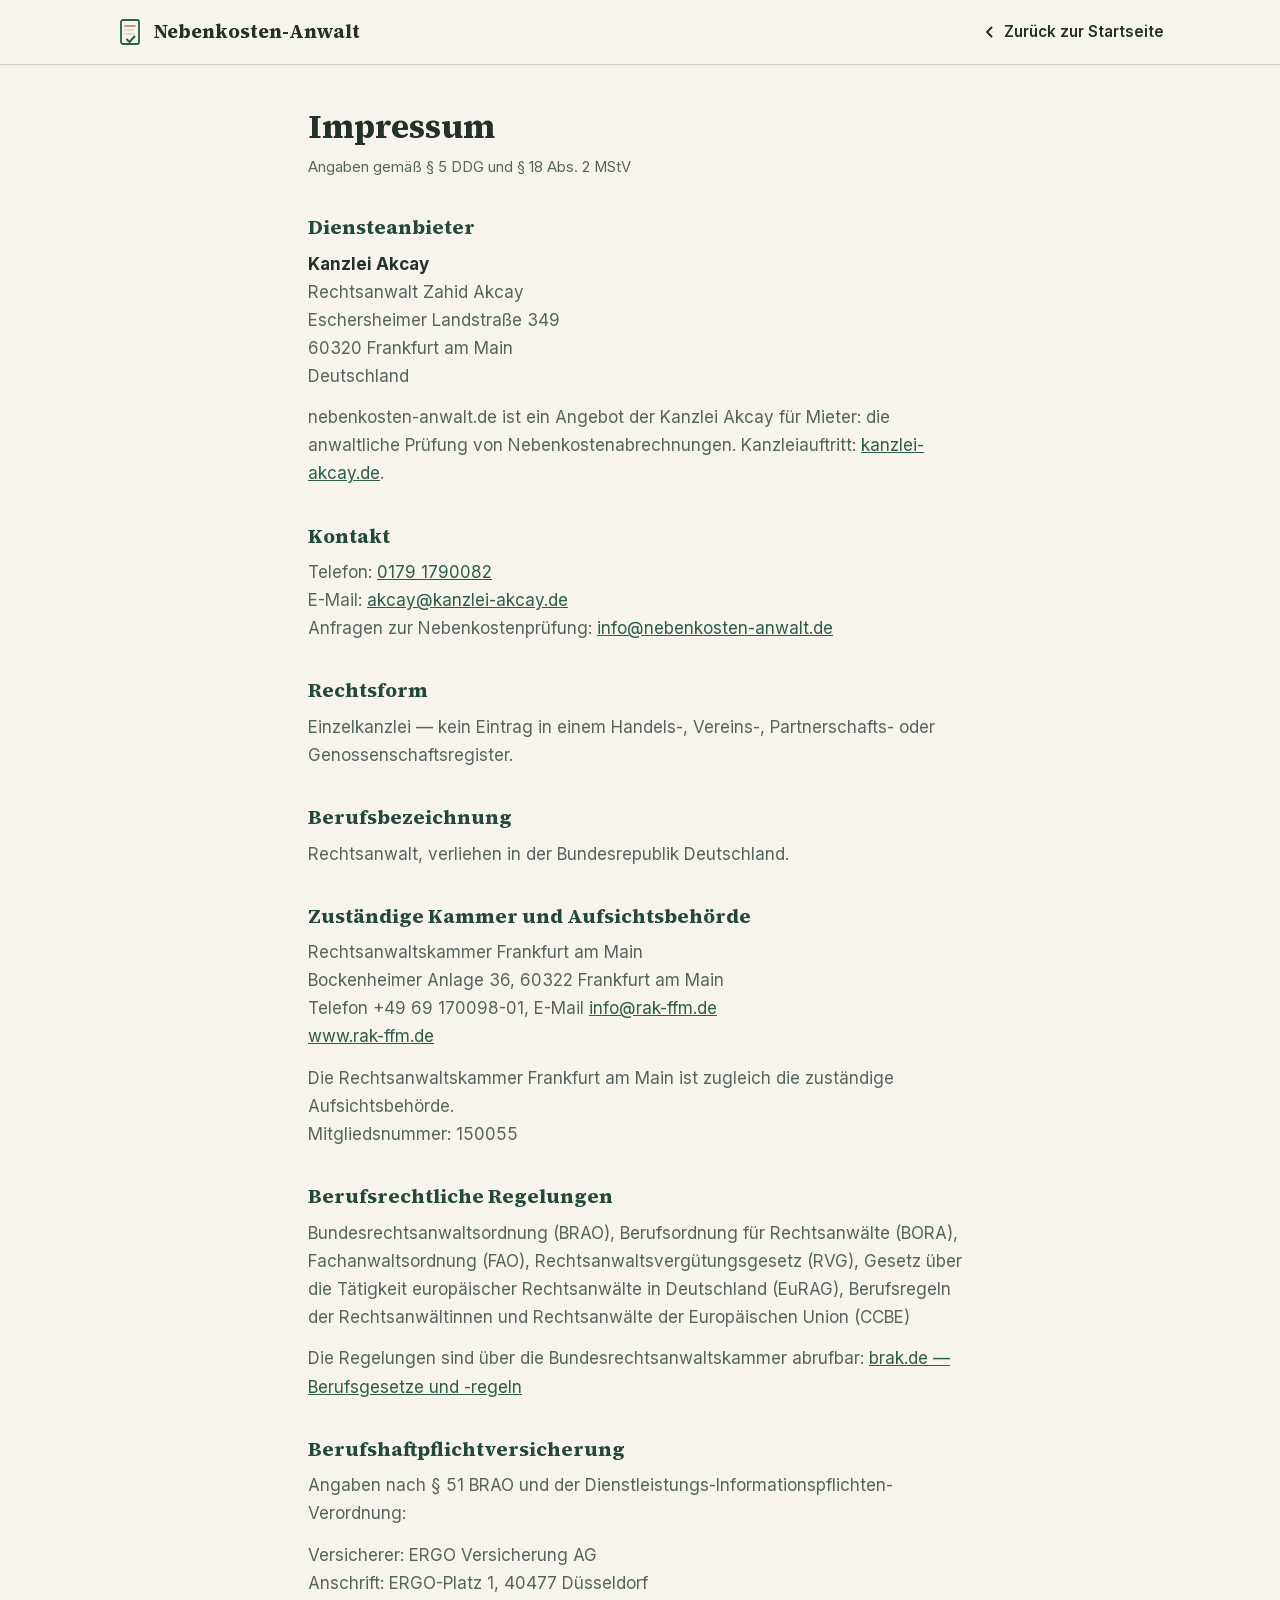
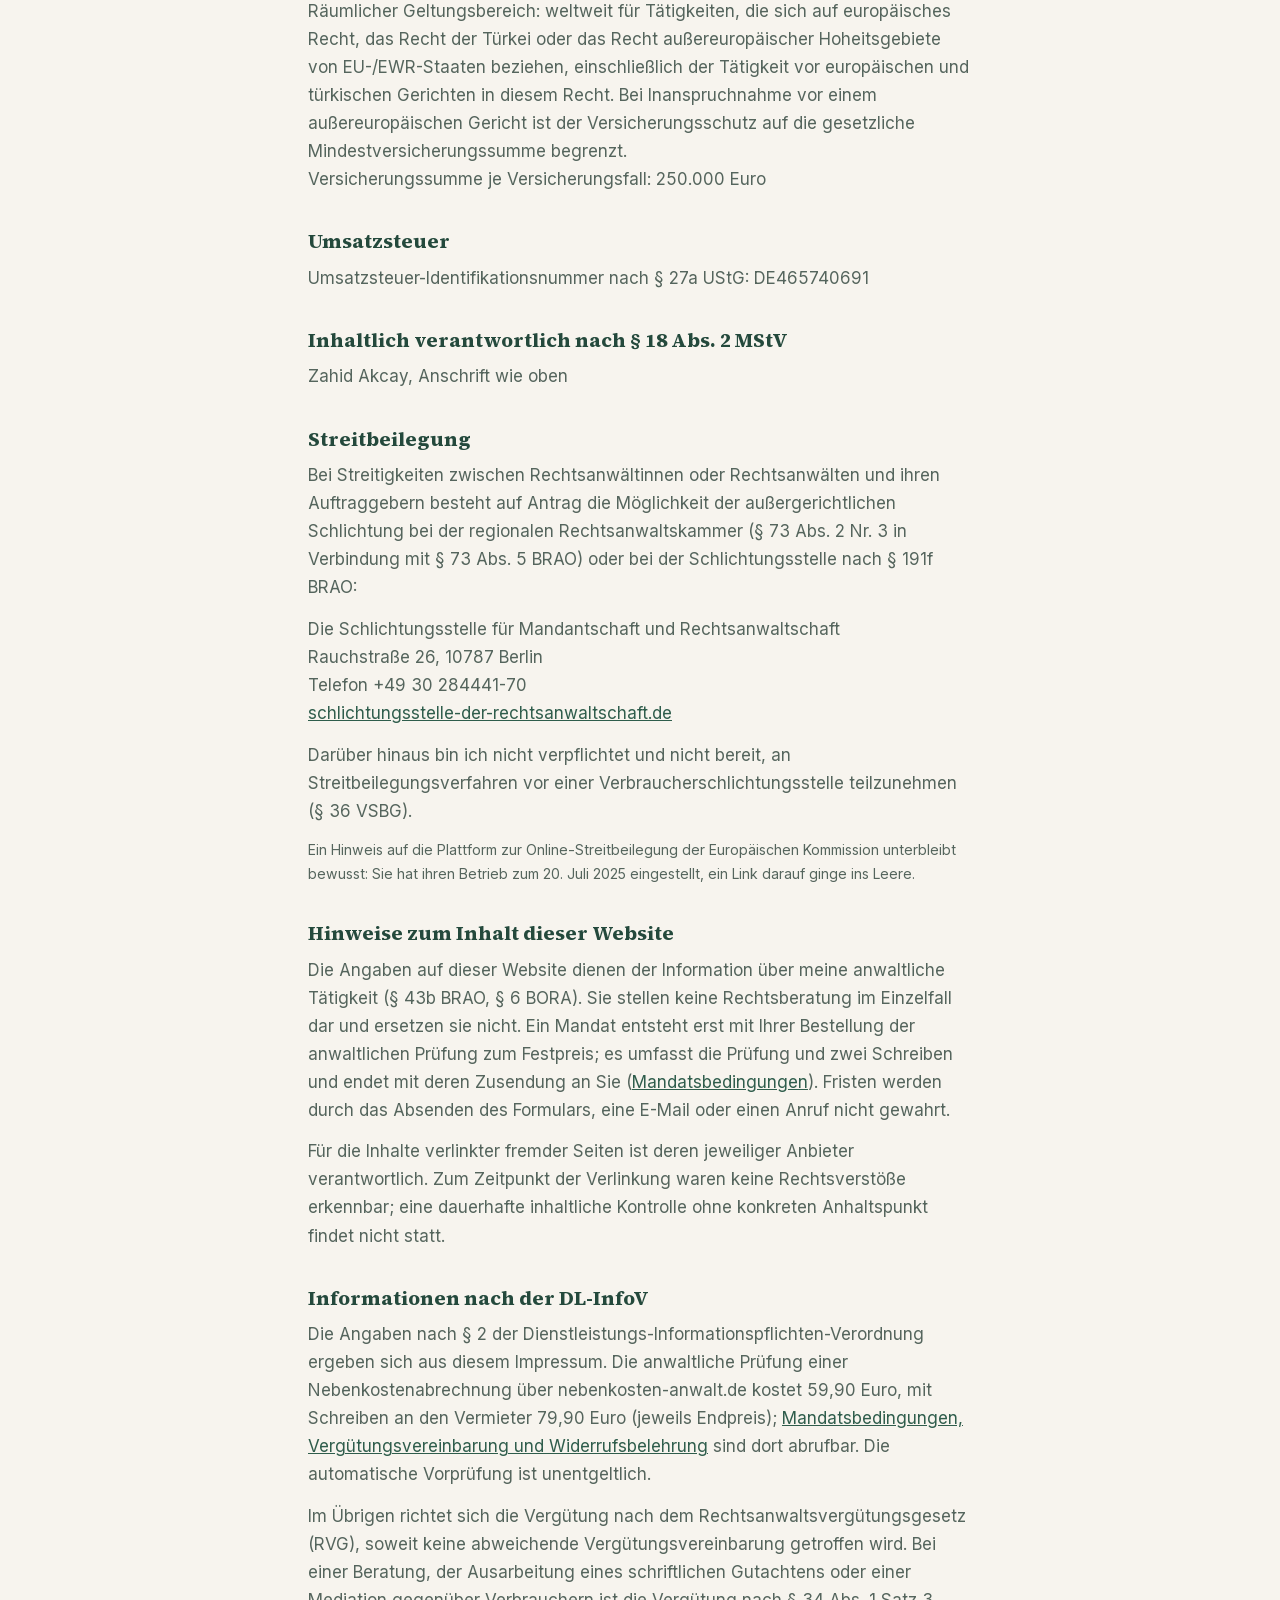
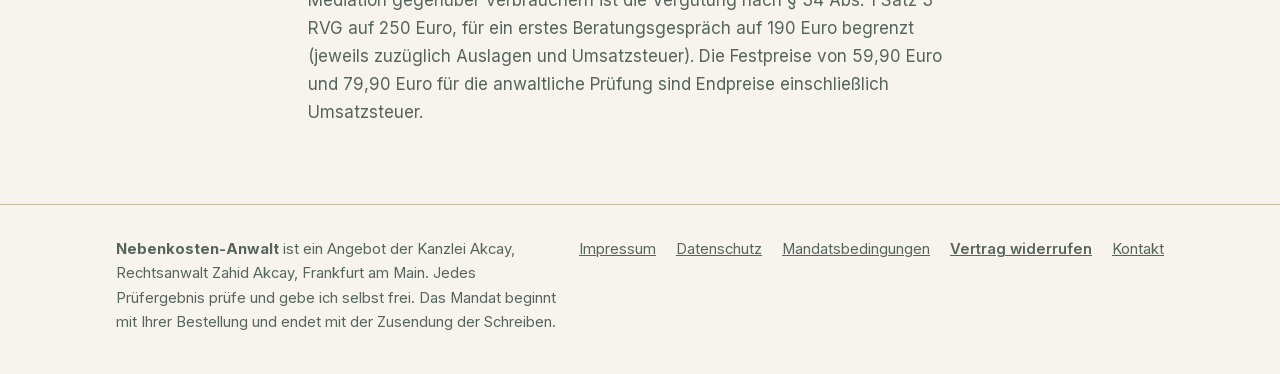
<file: impressum.html>
<!DOCTYPE html>
<html lang="de">
<head>
<meta charset="UTF-8">
<meta name="viewport" content="width=device-width, initial-scale=1.0">
<title>Impressum — Nebenkosten-Anwalt | Kanzlei Akcay</title>
<meta name="description" content="Anbieterkennzeichnung der Kanzlei Akcay, Rechtsanwalt Zahid Akcay, Frankfurt am Main, für nebenkosten-anwalt.de.">
<meta name="robots" content="noindex">
<link rel="canonical" href="https://nebenkosten-anwalt.de/impressum.html">
<meta name="theme-color" content="#2F5D4C">
<link rel="icon" href="data:image/svg+xml,%3Csvg xmlns='http://www.w3.org/2000/svg' viewBox='0 0 30 30'%3E%3Crect x='5' y='3' width='18' height='24' rx='2' fill='%23F7F4EE' stroke='%232F5D4C' stroke-width='1.8'/%3E%3Cline x1='9' y1='9' x2='19' y2='9' stroke='%23B97C3B' stroke-width='1.6' stroke-linecap='round'/%3E%3Cline x1='9' y1='13' x2='17' y2='13' stroke='%23D9D2C4' stroke-width='1.6' stroke-linecap='round'/%3E%3Cline x1='9' y1='17' x2='18' y2='17' stroke='%23D9D2C4' stroke-width='1.6' stroke-linecap='round'/%3E%3Cpath d='M11 22.5l2.5 2.5 5-5.5' stroke='%232F5D4C' stroke-width='2' stroke-linecap='round' stroke-linejoin='round' fill='none'/%3E%3C/svg%3E">

<!-- Selbst gehostete Schriften (SIL OFL) — identisch zu index.html -->
<link rel="preload" href="assets/fonts/source-serif-4-latin.woff2" as="font" type="font/woff2" crossorigin>
<link rel="preload" href="assets/fonts/inter-latin.woff2" as="font" type="font/woff2" crossorigin>
<style>
  @font-face { font-family: "Source Serif 4"; src: url("assets/fonts/source-serif-4-latin.woff2") format("woff2"); font-weight: 200 900; font-style: normal; font-display: swap; }
  @font-face { font-family: "Inter"; src: url("assets/fonts/inter-latin.woff2") format("woff2"); font-weight: 100 900; font-style: normal; font-display: swap; }
  :root {
    --ink: #24312B; --ink-soft: #55655D; --paper: #F7F4EE; --paper-deep: #EFEAE0;
    --moss: #2F5D4C; --moss-deep: #24493C; --amber: #B97C3B; --amber-text: #8F5A22;
    --line: #D9D2C4; --line-strong: #C2B8A3;
    --serif: "Source Serif 4", Charter, "Bitstream Charter", Cambria, Georgia, serif;
    --sans: "Inter", "Avenir Next", "Segoe UI", system-ui, sans-serif;
  }
  * { margin: 0; padding: 0; box-sizing: border-box; }
  html { scroll-behavior: smooth; }
  body { font-family: var(--sans); font-size: 1.0625rem; line-height: 1.65; color: var(--ink); background: var(--paper); -webkit-font-smoothing: antialiased; overflow-x: hidden; }
  h1, h2, h3 { font-family: var(--serif); font-weight: 700; line-height: 1.25; }
  a { color: var(--moss); }
  :where(a, button, summary, [tabindex]):focus-visible { outline: 3px solid var(--amber); outline-offset: 3px; border-radius: 4px; }
  .wrap { max-width: 68rem; margin: 0 auto; padding: 0 1.25rem; }
  .topbar { position: sticky; top: 0; z-index: 30; border-bottom: 1px solid var(--line); background: var(--paper); box-shadow: 0 1px 6px rgba(36,49,43,0.06); }
  .topbar__inner { display: flex; align-items: center; justify-content: space-between; gap: 0.6rem; padding-top: 1rem; padding-bottom: 1rem; }
  .brand { display: flex; align-items: center; gap: 0.5rem; font-family: var(--serif); font-size: 1.2rem; font-weight: 700; color: var(--ink); text-decoration: none; min-width: 0; }
  .brand svg { flex: none; }
  .brand__text { overflow: hidden; text-overflow: ellipsis; white-space: nowrap; }
  .topbar__back { font-family: var(--sans); font-size: 0.95rem; font-weight: 600; color: var(--ink); text-decoration: none; display: inline-flex; align-items: center; gap: 0.4rem; flex: none; }
  .topbar__back:hover { color: var(--moss-deep); }
  .text { max-width: 44rem; margin: 0 auto; padding: 2.5rem 1.25rem 4rem; }
  .text h1 { font-size: clamp(1.7rem, 3.5vw, 2.1rem); margin-bottom: 0.5rem; }
  .text h2 { font-size: 1.25rem; margin: 2.25rem 0 0.6rem; color: var(--moss-deep); scroll-margin-top: 5rem; }
  .text p, .text li { margin-bottom: 0.85rem; color: var(--ink-soft); }
  .text ul { padding-left: 1.25rem; margin-bottom: 0.85rem; }
  .text strong { color: var(--ink); }
  .leise { font-size: 0.92rem; color: var(--ink-soft); }
  .klein { font-size: 0.88rem; }
  /* Sichtbare Platzhalter — Bauwerkzeug, kein Gestaltungselement. Vor dem Livegang darf keiner mehr stehen. */
  .ph { display: inline-block; font-family: var(--sans); font-size: 0.9em; color: var(--amber-text); border: 1px dashed var(--amber); border-radius: 3px; padding: 0 0.35em; background: #fff; }
  footer { border-top: 1px solid var(--line-strong); padding: 2rem 0 2.5rem; font-size: 0.92rem; color: var(--ink-soft); }
  .footer__grid { display: grid; gap: 1.25rem; }
  .footer__links { list-style: none; display: flex; flex-wrap: wrap; gap: 1.25rem; padding: 0; }
  .footer__links li { margin: 0; }
  .footer__links a { color: var(--ink-soft); }
  .footer__legal { max-width: 38rem; }
  @media (max-width: 45.99rem) { .brand { font-size: 1rem; gap: 0.4rem; } .brand svg { width: 24px; height: 24px; } .topbar__back span { display: none; } }
  @media (min-width: 46rem) { .footer__grid { grid-template-columns: 1fr auto; align-items: start; } }
  @media (prefers-reduced-motion: reduce) { html { scroll-behavior: auto; } }
</style>
  <!-- Reichweitenmessung: Umami, selbst gehostet auf dem Kanzlei-Server (stats.nebenkosten-anwalt.de), cookielos;
       data-exclude-search verhindert, dass die Vorgangskennung (?vorgang=) in der Statistik landet. -->
  <script defer src="https://stats.nebenkosten-anwalt.de/script.js" data-website-id="d1858dae-dd51-4e26-ad65-438c7778cad7" data-domains="nebenkosten-anwalt.de" data-before-send="nkaUmamiVorSenden"></script>
<!-- Einwilligung für die Messung des Werbeerfolgs (Google Ads). Ohne Konto-ID in der Datei inaktiv;
     ohne Einwilligung wird nichts von Google geladen. Muss synchron im <head> stehen. -->
<script src="/assets/einwilligung.js"></script>
</head>
<body>

<header class="topbar">
  <div class="wrap topbar__inner">
    <a class="brand" href="index.html">
      <svg width="30" height="30" viewBox="0 0 30 30" fill="none" aria-hidden="true">
        <rect x="5" y="3" width="18" height="24" rx="2" fill="#F7F4EE" stroke="#2F5D4C" stroke-width="1.8"/>
        <line x1="9" y1="9"  x2="19" y2="9"  stroke="#B97C3B" stroke-width="1.6" stroke-linecap="round"/>
        <line x1="9" y1="13" x2="17" y2="13" stroke="#D9D2C4" stroke-width="1.6" stroke-linecap="round"/>
        <line x1="9" y1="17" x2="18" y2="17" stroke="#D9D2C4" stroke-width="1.6" stroke-linecap="round"/>
        <path d="M11 22.5l2.5 2.5 5-5.5" stroke="#2F5D4C" stroke-width="2" stroke-linecap="round" stroke-linejoin="round" fill="none"/>
      </svg>
      <span class="brand__text">Nebenkosten-Anwalt</span>
    </a>
    <a class="topbar__back" href="index.html">
      <svg width="16" height="16" viewBox="0 0 16 16" fill="none" aria-hidden="true"><path d="M9.5 3.5L5 8l4.5 4.5" stroke="currentColor" stroke-width="2" stroke-linecap="round" stroke-linejoin="round"/></svg>
      <span>Zurück zur Startseite</span>
    </a>
  </div>
</header>

<main>
<article class="text">
  <h1>Impressum</h1>
  <p class="leise">Angaben gemäß § 5 DDG und § 18 Abs. 2 MStV</p>

  <h2>Diensteanbieter</h2>
  <p>
    <strong>Kanzlei Akcay</strong><br>
    Rechtsanwalt Zahid Akcay<br>
    Eschersheimer Landstraße 349<br>
    60320 Frankfurt am Main<br>
    Deutschland
  </p>
  <p>nebenkosten-anwalt.de ist ein Angebot der Kanzlei Akcay für Mieter: die anwaltliche Prüfung von
  Nebenkostenabrechnungen. Kanzleiauftritt: <a href="https://kanzlei-akcay.de/">kanzlei-akcay.de</a>.</p>

  <h2>Kontakt</h2>
  <p>
    Telefon: <a href="tel:+491791790082">0179 1790082</a><br>
    E-Mail: <a href="mailto:akcay@kanzlei-akcay.de">akcay@kanzlei-akcay.de</a><br>
    Anfragen zur Nebenkostenprüfung: <a href="mailto:info@nebenkosten-anwalt.de">info@nebenkosten-anwalt.de</a>
  </p>

  <h2>Rechtsform</h2>
  <p>Einzelkanzlei — kein Eintrag in einem Handels-, Vereins-, Partnerschafts- oder Genossenschaftsregister.</p>

  <h2>Berufsbezeichnung</h2>
  <p>Rechtsanwalt, verliehen in der Bundesrepublik Deutschland.</p>

  <h2>Zuständige Kammer und Aufsichtsbehörde</h2>
  <p>
    Rechtsanwaltskammer Frankfurt am Main<br>
    Bockenheimer Anlage 36, 60322 Frankfurt am Main<br>
    Telefon +49 69 170098-01, E-Mail <a href="mailto:info@rak-ffm.de">info@rak-ffm.de</a><br>
    <a href="https://www.rak-ffm.de" target="_blank" rel="noopener">www.rak-ffm.de</a>
  </p>
  <p>Die Rechtsanwaltskammer Frankfurt am Main ist zugleich die zuständige Aufsichtsbehörde.<br>
  Mitgliedsnummer: 150055</p>

  <h2>Berufsrechtliche Regelungen</h2>
  <p>Bundesrechtsanwaltsordnung (BRAO), Berufsordnung für Rechtsanwälte (BORA), Fachanwaltsordnung (FAO),
  Rechtsanwaltsvergütungsgesetz (RVG), Gesetz über die Tätigkeit europäischer Rechtsanwälte in Deutschland
  (EuRAG), Berufsregeln der Rechtsanwältinnen und Rechtsanwälte der Europäischen Union (CCBE)</p>
  <p>Die Regelungen sind über die Bundesrechtsanwaltskammer abrufbar:
  <a href="https://www.brak.de/anwaltschaft/berufsrecht/allgemeine-informationen/" target="_blank" rel="noopener">brak.de — Berufsgesetze und -regeln</a></p>

  <h2>Berufshaftpflichtversicherung</h2>
  <p>Angaben nach § 51 BRAO und der Dienstleistungs-Informationspflichten-Verordnung:</p>
  <p>
    Versicherer: ERGO Versicherung AG<br>
    Anschrift: ERGO-Platz 1, 40477 Düsseldorf<br>
    Räumlicher Geltungsbereich: weltweit für Tätigkeiten, die sich auf europäisches Recht, das Recht der Türkei oder das Recht außereuropäischer Hoheitsgebiete von EU-/EWR-Staaten beziehen,
    einschließlich der Tätigkeit vor europäischen
    und türkischen Gerichten in diesem Recht. Bei Inanspruchnahme vor einem außereuropäischen Gericht ist der
    Versicherungsschutz auf die gesetzliche Mindestversicherungssumme begrenzt.<br>
    Versicherungssumme je Versicherungsfall: 250.000 Euro
  </p>

  <h2>Umsatzsteuer</h2>
  <p>Umsatzsteuer-Identifikationsnummer nach § 27a UStG: DE465740691</p>

  <h2>Inhaltlich verantwortlich nach § 18 Abs. 2 MStV</h2>
  <p>Zahid Akcay, Anschrift wie oben</p>

  <h2>Streitbeilegung</h2>
  <p>Bei Streitigkeiten zwischen Rechtsanwältinnen oder Rechtsanwälten und ihren Auftraggebern besteht auf Antrag
  die Möglichkeit der außergerichtlichen Schlichtung bei der regionalen Rechtsanwaltskammer (§ 73 Abs. 2 Nr. 3
  in Verbindung mit § 73 Abs. 5 BRAO) oder bei der Schlichtungsstelle nach § 191f BRAO:</p>
  <p>
    Die Schlichtungsstelle für Mandantschaft und Rechtsanwaltschaft<br>
    Rauchstraße 26, 10787 Berlin<br>
    Telefon +49 30 284441-70<br>
    <a href="https://www.schlichtungsstelle-der-rechtsanwaltschaft.de" target="_blank" rel="noopener">schlichtungsstelle-der-rechtsanwaltschaft.de</a>
  </p>
  <p>Darüber hinaus bin ich nicht verpflichtet und nicht bereit, an Streitbeilegungsverfahren vor einer
  Verbraucherschlichtungsstelle teilzunehmen (§ 36 VSBG).</p>
  <p class="leise klein">Ein Hinweis auf die Plattform zur Online-Streitbeilegung der Europäischen Kommission
  unterbleibt bewusst: Sie hat ihren Betrieb zum 20. Juli 2025 eingestellt, ein Link darauf ginge ins Leere.</p>

  <h2>Hinweise zum Inhalt dieser Website</h2>
  <p>Die Angaben auf dieser Website dienen der Information über meine anwaltliche Tätigkeit (§ 43b BRAO,
  § 6 BORA). Sie stellen keine Rechtsberatung im Einzelfall dar und ersetzen sie nicht. Ein Mandat entsteht
  erst mit Ihrer Bestellung der anwaltlichen Prüfung zum Festpreis; es umfasst die Prüfung und zwei Schreiben und
  endet mit deren Zusendung an Sie (<a href="mandatsbedingungen.html#mandat">Mandatsbedingungen</a>). Fristen werden durch das
  Absenden des Formulars, eine E-Mail oder einen Anruf nicht gewahrt.</p>
  <p>Für die Inhalte verlinkter fremder Seiten ist deren jeweiliger Anbieter verantwortlich. Zum Zeitpunkt der
  Verlinkung waren keine Rechtsverstöße erkennbar; eine dauerhafte inhaltliche Kontrolle ohne konkreten
  Anhaltspunkt findet nicht statt.</p>


  <h2>Informationen nach der DL-InfoV</h2>
  <p>Die Angaben nach § 2 der Dienstleistungs-Informationspflichten-Verordnung ergeben sich aus diesem Impressum.
  Die anwaltliche Prüfung einer Nebenkostenabrechnung über nebenkosten-anwalt.de kostet 59,90 Euro, mit Schreiben an den
  Vermieter 79,90 Euro (jeweils Endpreis);
  <a href="mandatsbedingungen.html">Mandatsbedingungen, Vergütungsvereinbarung und Widerrufsbelehrung</a> sind dort abrufbar. Die automatische
  Vorprüfung ist unentgeltlich.</p>
  <p>Im Übrigen richtet sich die Vergütung nach dem Rechtsanwaltsvergütungsgesetz (RVG), soweit keine abweichende
  Vergütungsvereinbarung getroffen wird. Bei einer Beratung, der Ausarbeitung eines schriftlichen Gutachtens oder
  einer Mediation gegenüber Verbrauchern ist die Vergütung nach § 34 Abs. 1 Satz 3 RVG auf 250 Euro, für ein
  erstes Beratungsgespräch auf 190 Euro begrenzt (jeweils zuzüglich Auslagen und Umsatzsteuer). Die Festpreise von
  59,90 Euro und 79,90 Euro für die anwaltliche Prüfung sind Endpreise einschließlich Umsatzsteuer.</p>
</article>
</main>

<footer>
  <div class="wrap footer__grid">
    <div class="footer__legal">
      <p><strong>Nebenkosten-Anwalt</strong> ist ein Angebot der Kanzlei Akcay, Rechtsanwalt
      Zahid Akcay, Frankfurt am Main. Jedes Prüfergebnis prüfe und gebe ich selbst frei. Das Mandat
      beginnt mit Ihrer Bestellung und endet mit der Zusendung der Schreiben.</p>
    </div>
    <nav aria-label="Rechtliches">
      <ul class="footer__links">
        <li><a href="impressum.html">Impressum</a></li>
        <li><a href="datenschutz.html">Datenschutz</a></li>
        <li><a href="mandatsbedingungen.html">Mandatsbedingungen</a></li>
        <li><a href="widerruf.html" style="font-weight:600;text-decoration:underline">Vertrag widerrufen</a></li>
        <li><a href="mailto:info@nebenkosten-anwalt.de">Kontakt</a></li>
      </ul>
    </nav>
  </div>
</footer>

</body>
</html>
</file>
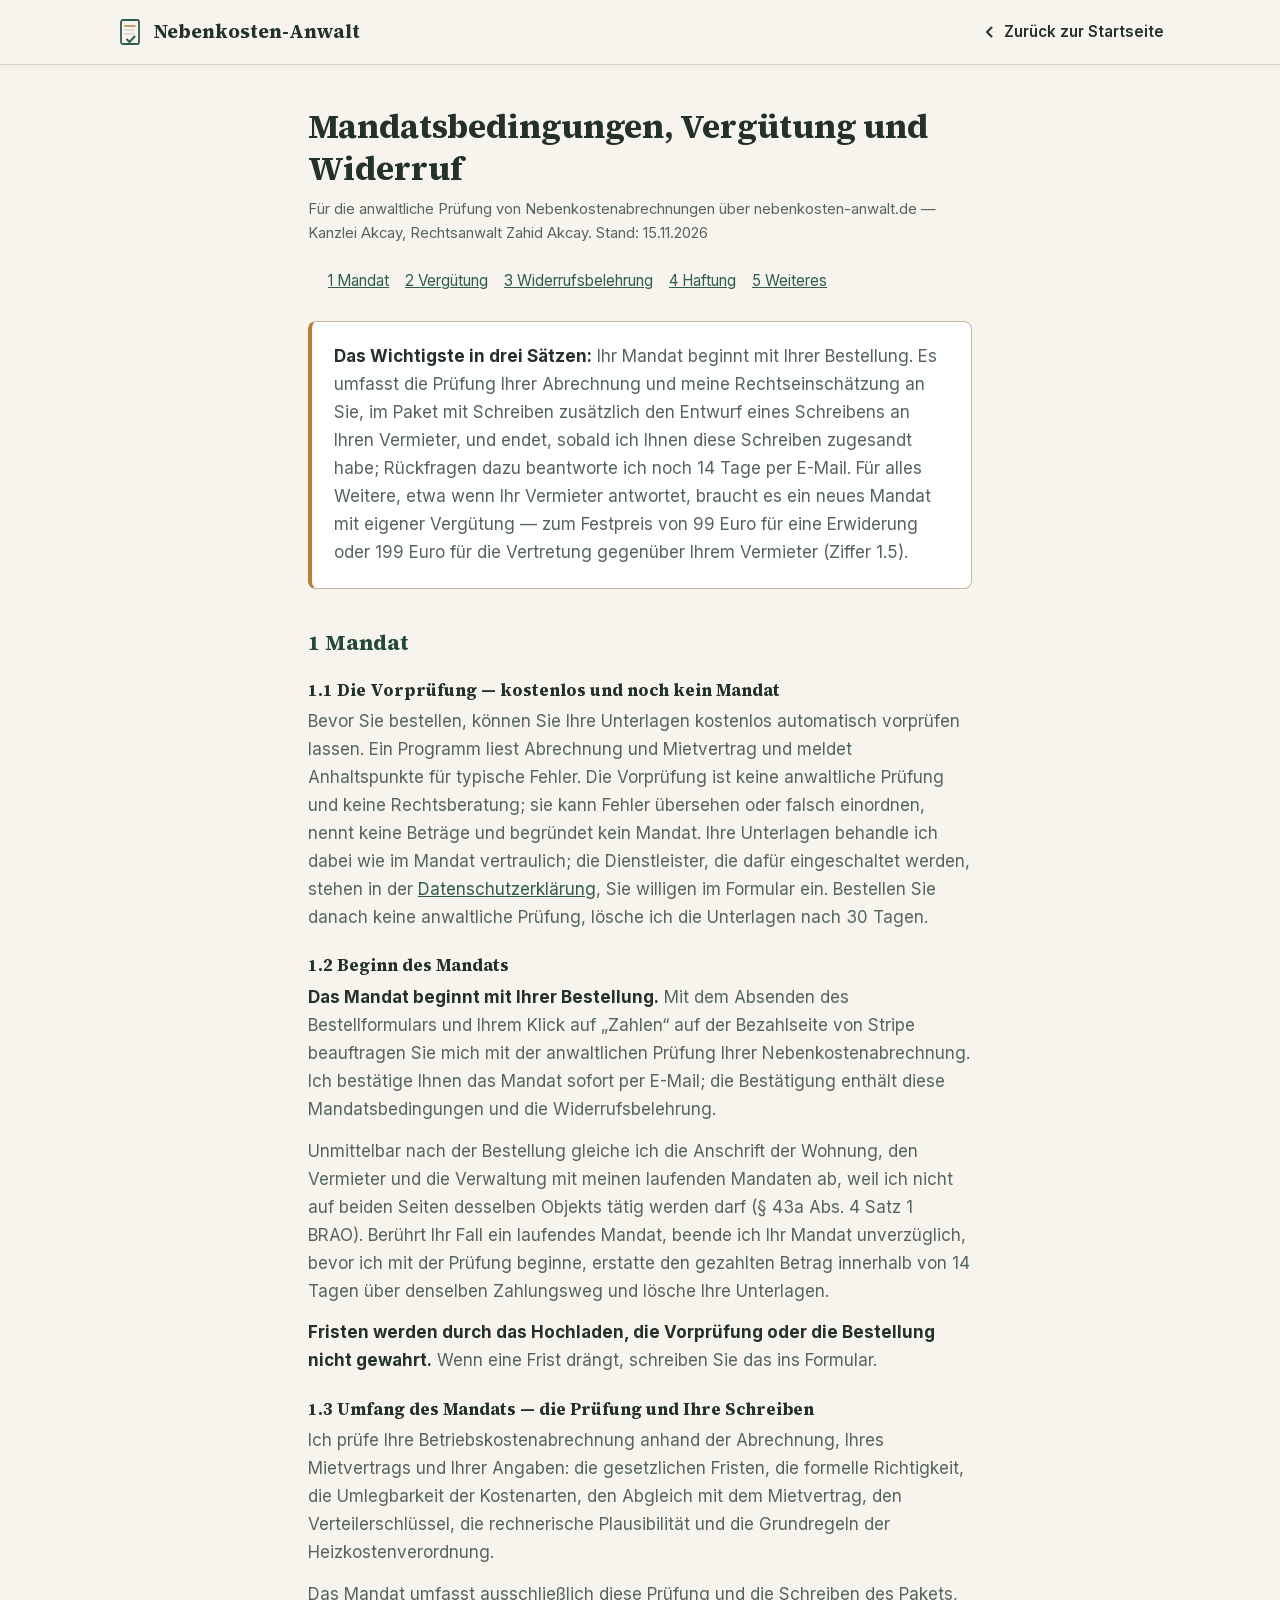
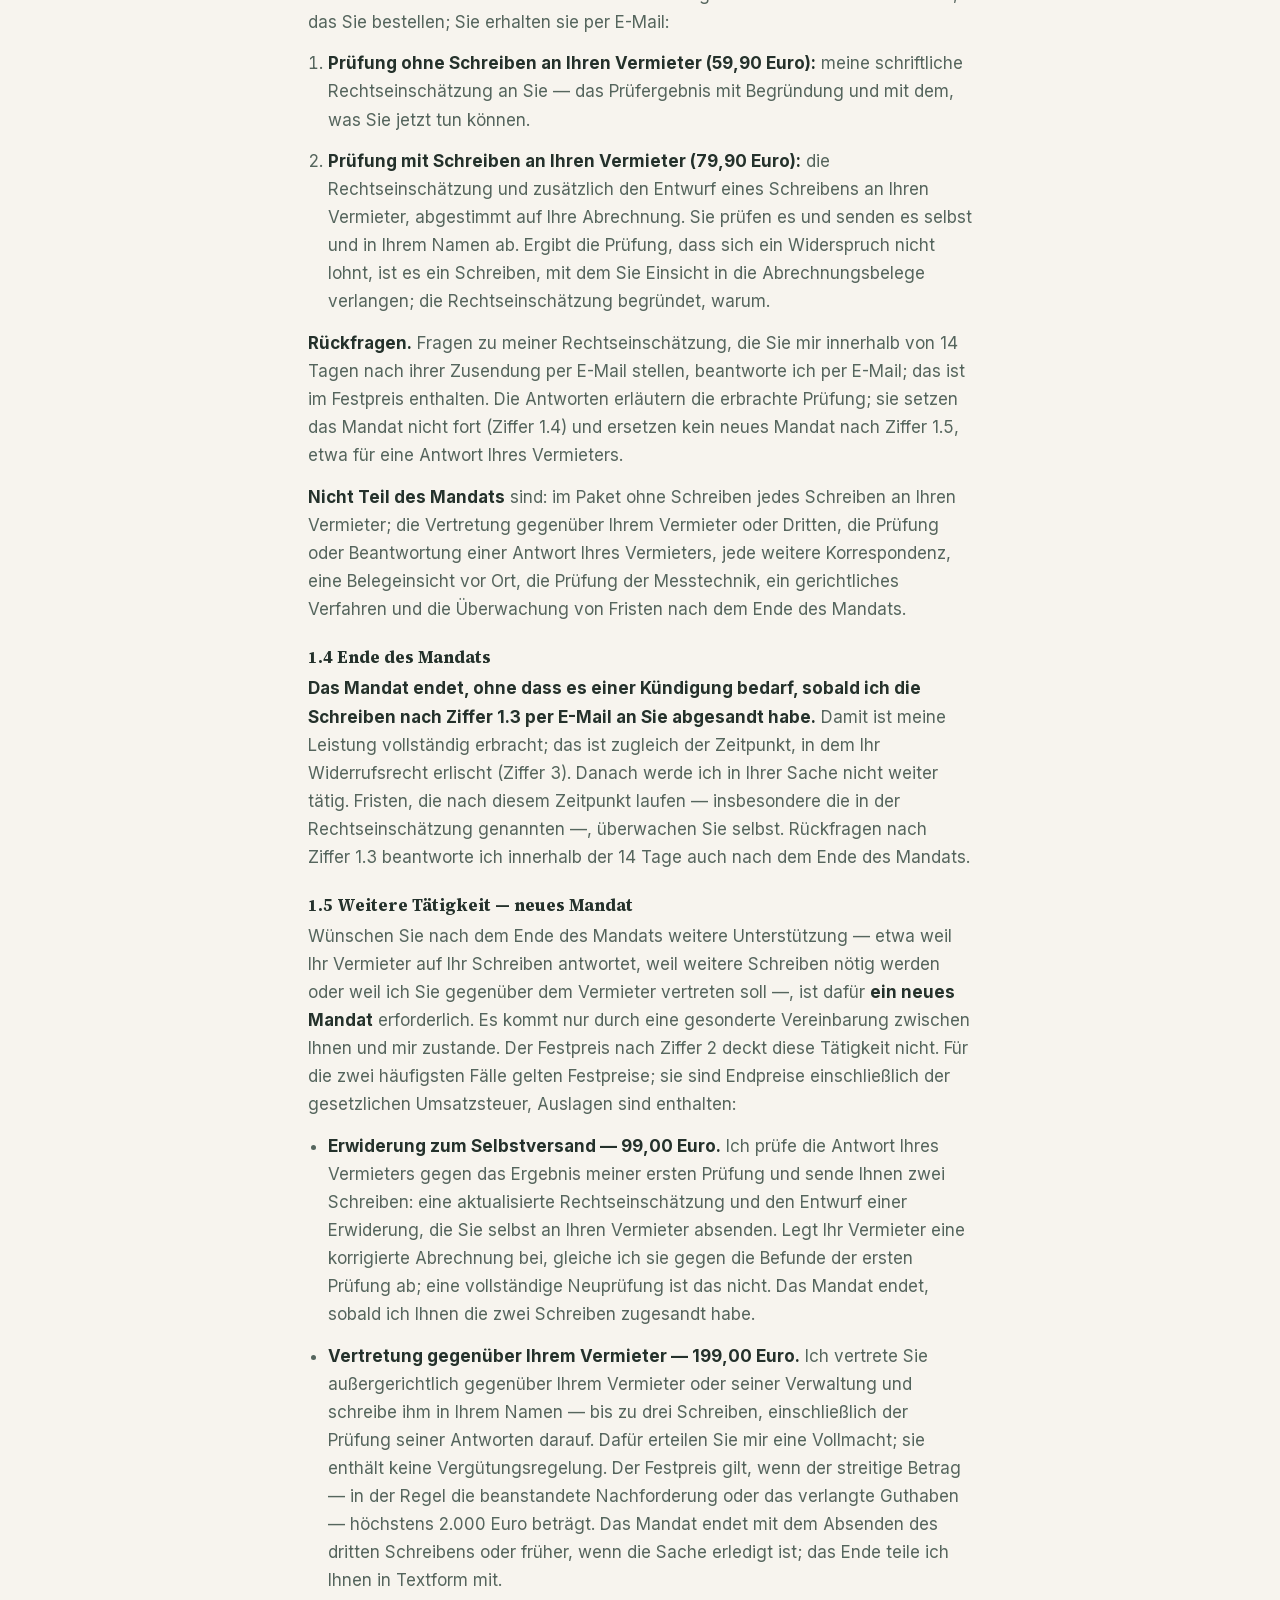
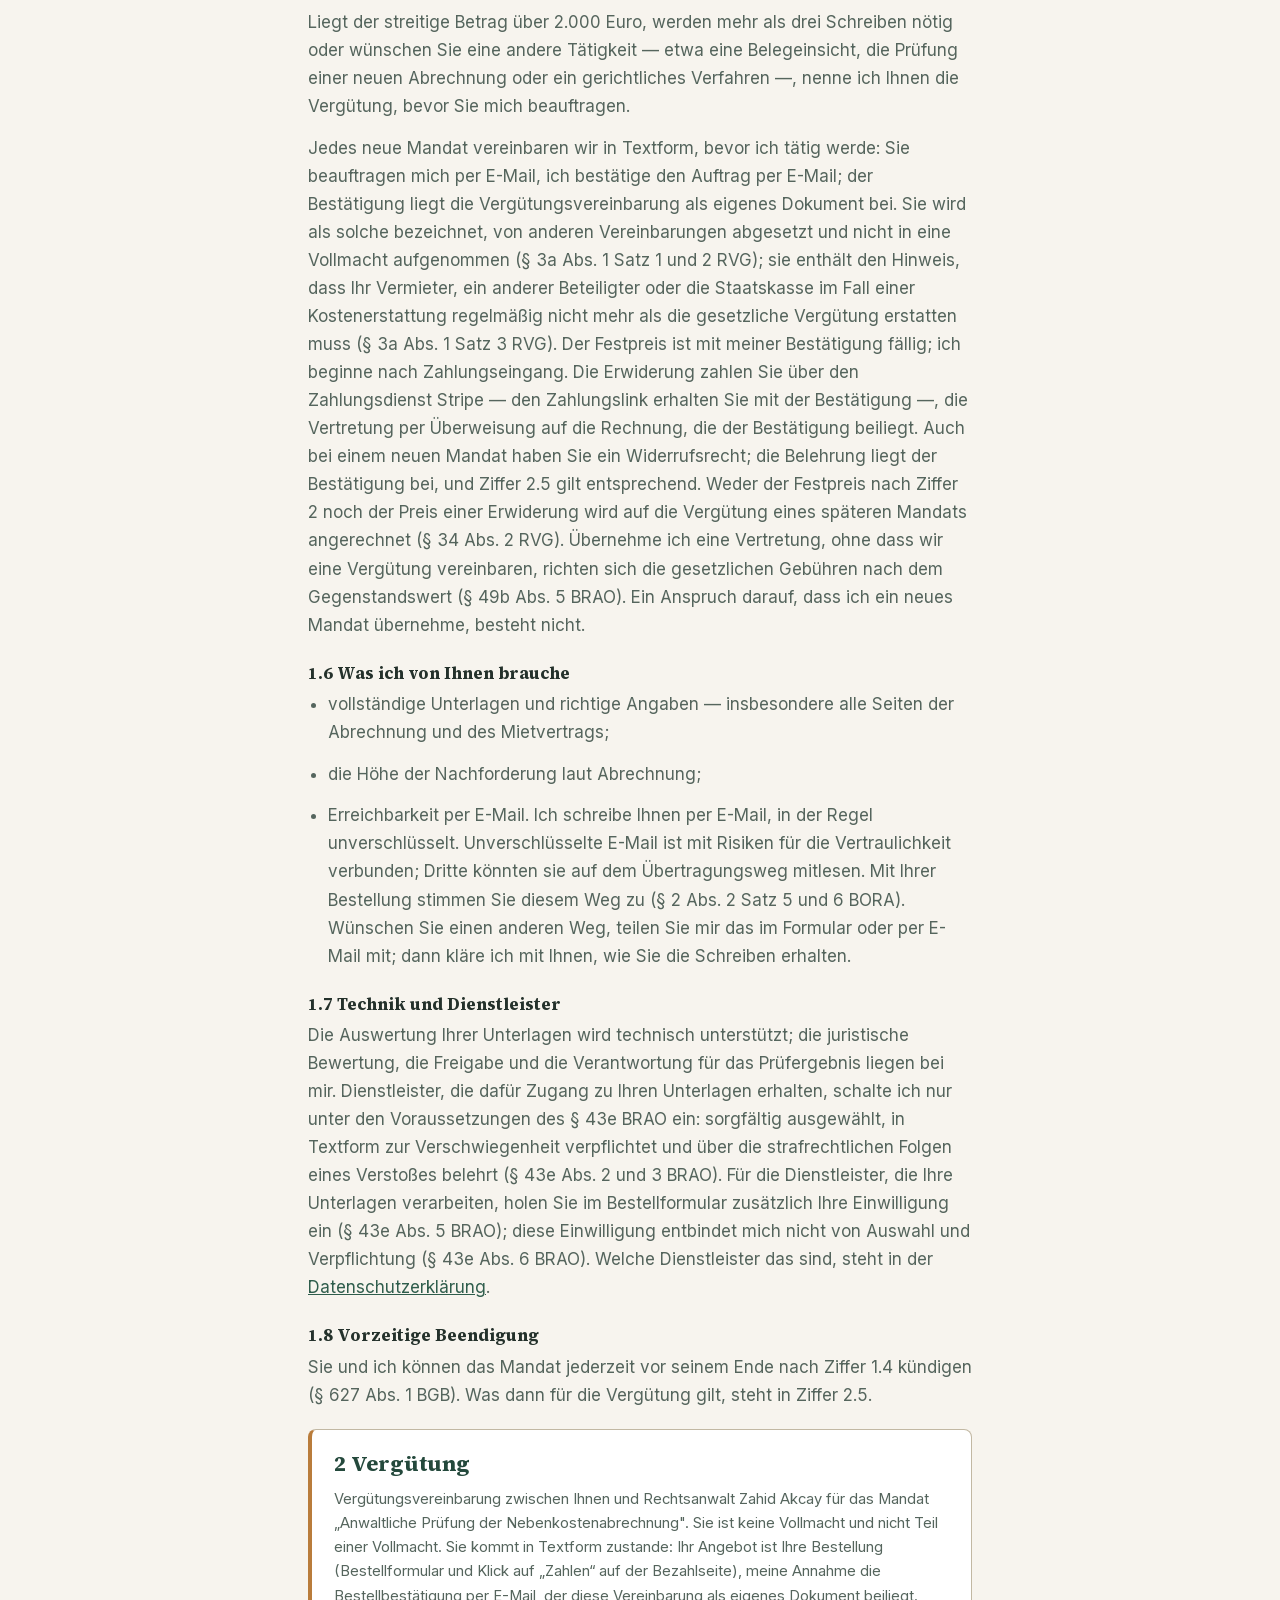
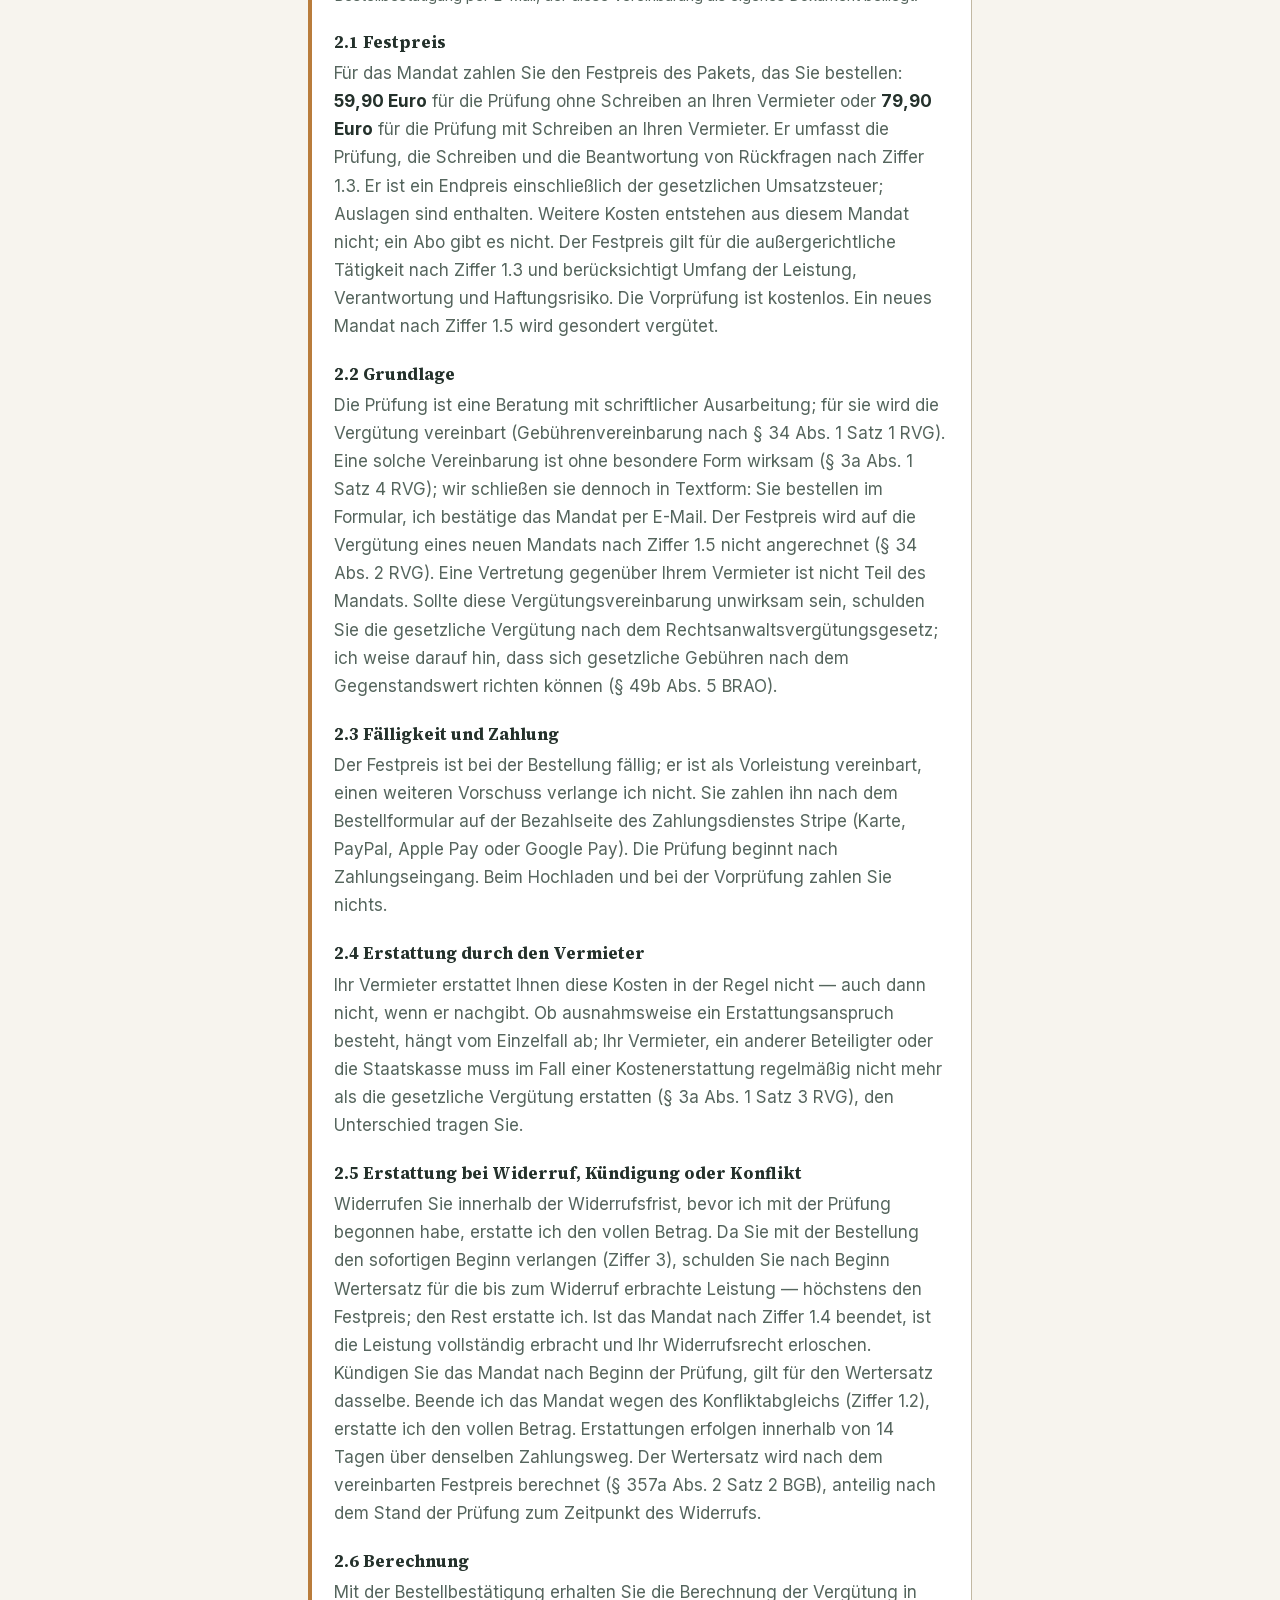
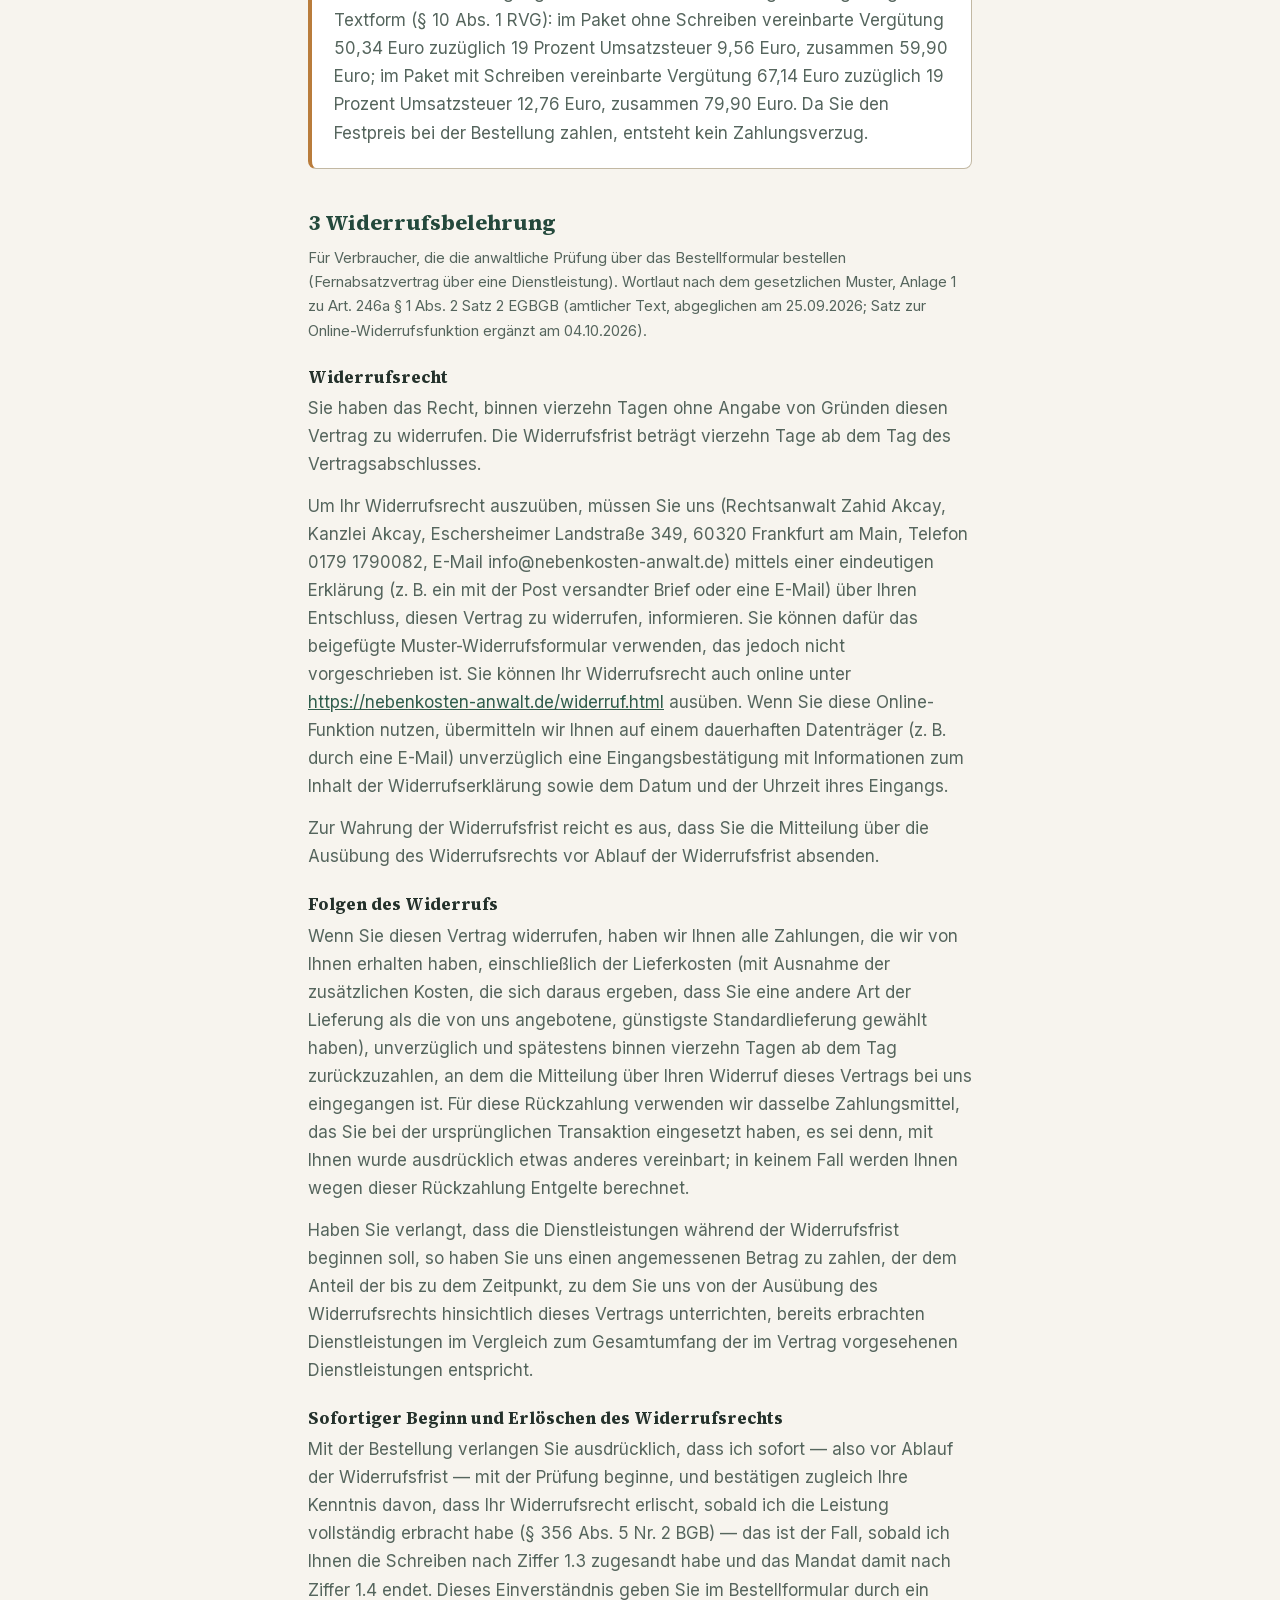
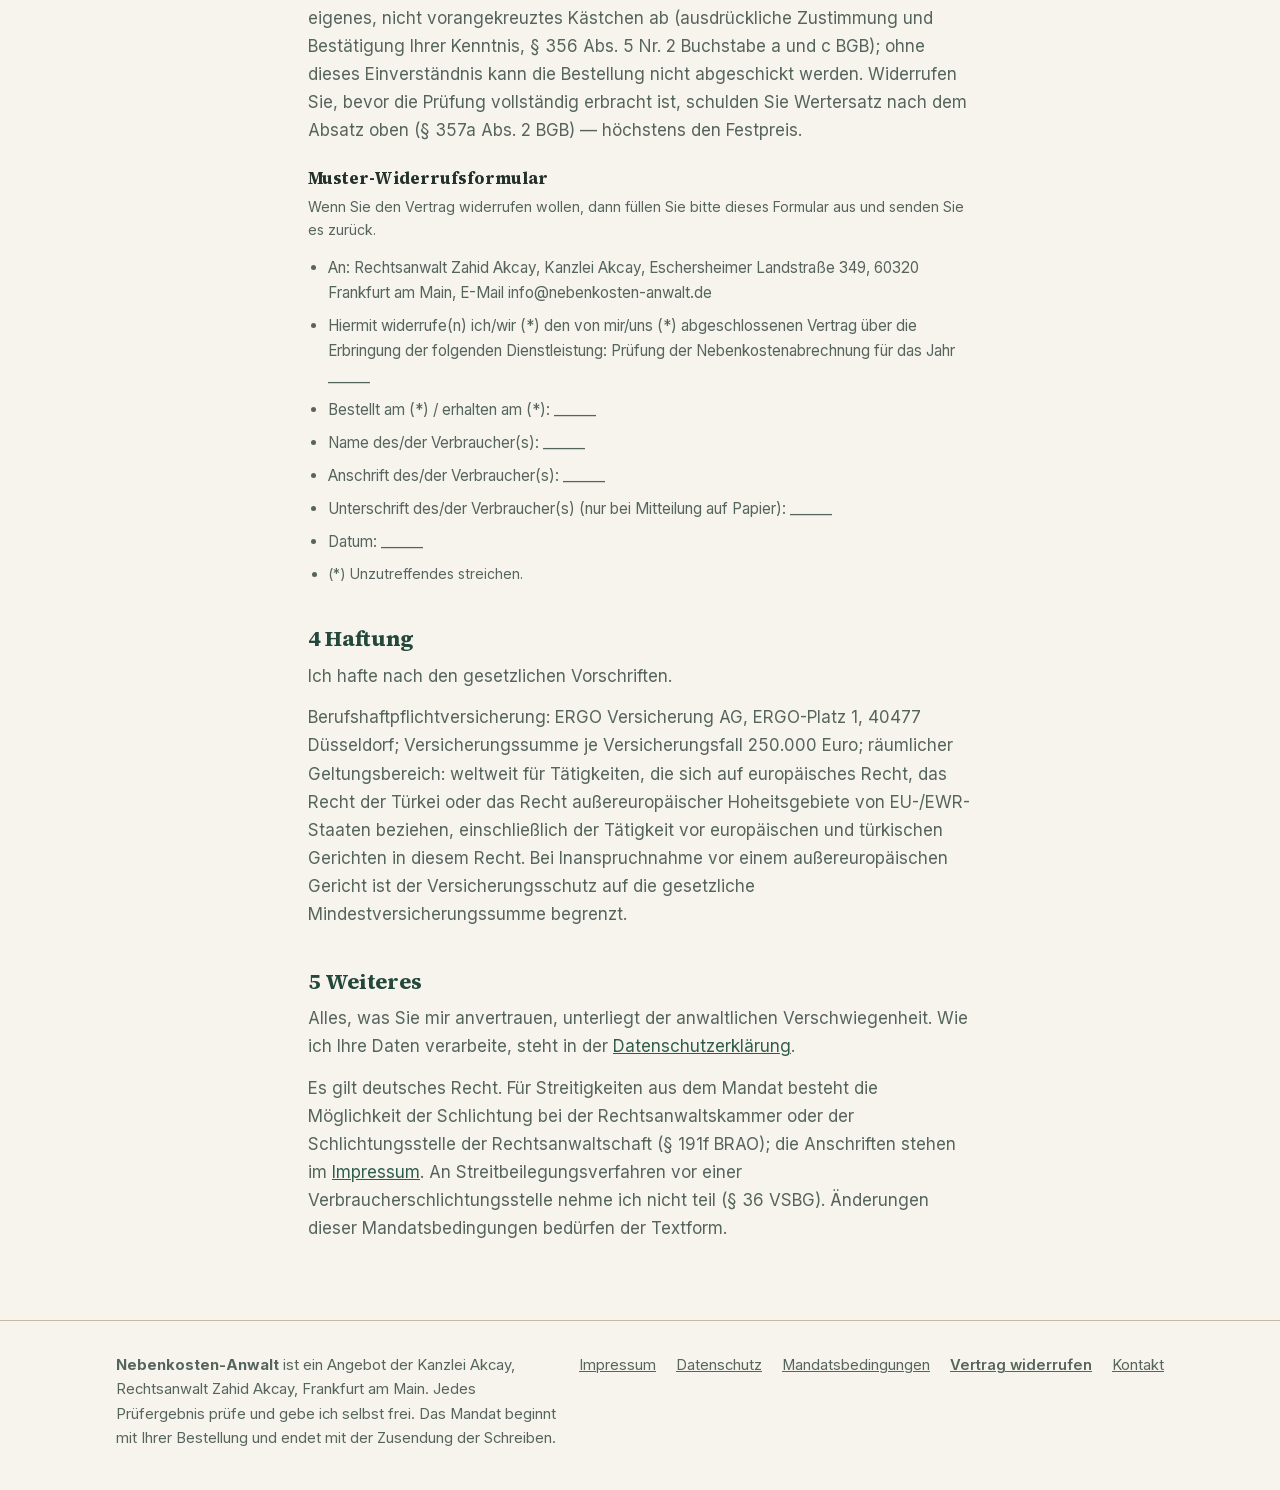
<file: mandatsbedingungen.html>
<!DOCTYPE html>
<html lang="de">
<head>
<meta charset="UTF-8">
<meta name="viewport" content="width=device-width, initial-scale=1.0">
<title>Mandatsbedingungen, Vergütung und Widerruf — Nebenkosten-Anwalt, Kanzlei Akcay</title>
<meta name="description" content="Mandatsbedingungen der Kanzlei Akcay für die anwaltliche Nebenkostenprüfung: Beginn, Umfang und Ende des Mandats, Festpreise 59,90 und 79,90 Euro, Widerrufsbelehrung und Haftung.">
<meta name="robots" content="noindex">
<link rel="canonical" href="https://nebenkosten-anwalt.de/mandatsbedingungen.html">
<meta name="theme-color" content="#2F5D4C">
<link rel="icon" href="data:image/svg+xml,%3Csvg xmlns='http://www.w3.org/2000/svg' viewBox='0 0 30 30'%3E%3Crect x='5' y='3' width='18' height='24' rx='2' fill='%23F7F4EE' stroke='%232F5D4C' stroke-width='1.8'/%3E%3Cline x1='9' y1='9' x2='19' y2='9' stroke='%23B97C3B' stroke-width='1.6' stroke-linecap='round'/%3E%3Cline x1='9' y1='13' x2='17' y2='13' stroke='%23D9D2C4' stroke-width='1.6' stroke-linecap='round'/%3E%3Cline x1='9' y1='17' x2='18' y2='17' stroke='%23D9D2C4' stroke-width='1.6' stroke-linecap='round'/%3E%3Cpath d='M11 22.5l2.5 2.5 5-5.5' stroke='%232F5D4C' stroke-width='2' stroke-linecap='round' stroke-linejoin='round' fill='none'/%3E%3C/svg%3E">

<!-- Selbst gehostete Schriften (SIL OFL) — identisch zu index.html -->
<link rel="preload" href="assets/fonts/source-serif-4-latin.woff2" as="font" type="font/woff2" crossorigin>
<link rel="preload" href="assets/fonts/inter-latin.woff2" as="font" type="font/woff2" crossorigin>
<style>
  @font-face { font-family: "Source Serif 4"; src: url("assets/fonts/source-serif-4-latin.woff2") format("woff2"); font-weight: 200 900; font-style: normal; font-display: swap; }
  @font-face { font-family: "Inter"; src: url("assets/fonts/inter-latin.woff2") format("woff2"); font-weight: 100 900; font-style: normal; font-display: swap; }
  :root {
    --ink: #24312B; --ink-soft: #55655D; --paper: #F7F4EE; --paper-deep: #EFEAE0;
    --moss: #2F5D4C; --moss-deep: #24493C; --amber: #B97C3B; --amber-text: #8F5A22;
    --line: #D9D2C4; --line-strong: #C2B8A3;
    --serif: "Source Serif 4", Charter, "Bitstream Charter", Cambria, Georgia, serif;
    --sans: "Inter", "Avenir Next", "Segoe UI", system-ui, sans-serif;
  }
  * { margin: 0; padding: 0; box-sizing: border-box; }
  html { scroll-behavior: smooth; }
  body { font-family: var(--sans); font-size: 1.0625rem; line-height: 1.65; color: var(--ink); background: var(--paper); -webkit-font-smoothing: antialiased; overflow-x: hidden; }
  h1, h2, h3 { font-family: var(--serif); font-weight: 700; line-height: 1.25; }
  a { color: var(--moss); }
  :where(a, button, summary, [tabindex]):focus-visible { outline: 3px solid var(--amber); outline-offset: 3px; border-radius: 4px; }
  .wrap { max-width: 68rem; margin: 0 auto; padding: 0 1.25rem; }
  .topbar { position: sticky; top: 0; z-index: 30; border-bottom: 1px solid var(--line); background: var(--paper); box-shadow: 0 1px 6px rgba(36,49,43,0.06); }
  .topbar__inner { display: flex; align-items: center; justify-content: space-between; gap: 0.6rem; padding-top: 1rem; padding-bottom: 1rem; }
  .brand { display: flex; align-items: center; gap: 0.5rem; font-family: var(--serif); font-size: 1.2rem; font-weight: 700; color: var(--ink); text-decoration: none; min-width: 0; }
  .brand svg { flex: none; }
  .brand__text { overflow: hidden; text-overflow: ellipsis; white-space: nowrap; }
  .topbar__back { font-family: var(--sans); font-size: 0.95rem; font-weight: 600; color: var(--ink); text-decoration: none; display: inline-flex; align-items: center; gap: 0.4rem; flex: none; }
  .topbar__back:hover { color: var(--moss-deep); }
  .text { max-width: 44rem; margin: 0 auto; padding: 2.5rem 1.25rem 4rem; }
  .text h1 { font-size: clamp(1.7rem, 3.5vw, 2.1rem); margin-bottom: 0.5rem; }
  .text h2 { font-size: 1.35rem; margin: 2.5rem 0 0.6rem; color: var(--moss-deep); scroll-margin-top: 5rem; }
  .text h3 { font-size: 1.05rem; margin: 1.5rem 0 0.4rem; }
  .text p, .text li { margin-bottom: 0.85rem; color: var(--ink-soft); }
  .text ul, .text ol { padding-left: 1.25rem; margin-bottom: 0.85rem; }
  .text strong { color: var(--ink); }
  .leise { font-size: 0.92rem; color: var(--ink-soft); }
  .klein { font-size: 0.88rem; }
  .tabelle { overflow-x: auto; margin-bottom: 1rem; }
  table { border-collapse: collapse; width: 100%; font-size: 0.95rem; }
  th, td { border: 1px solid var(--line-strong); padding: 0.5rem 0.6rem; text-align: left; vertical-align: top; }
  th { font-family: var(--sans); font-size: 0.78rem; letter-spacing: 0.06em; text-transform: uppercase; color: var(--ink-soft); background: var(--paper-deep); }
  td.zahl, th.zahl { text-align: right; font-variant-numeric: tabular-nums; white-space: nowrap; }
  .kasten { background: #fff; border: 1px solid var(--line-strong); border-left: 4px solid var(--amber); border-radius: 8px; padding: 1.25rem 1.4rem 0.5rem; margin: 1.25rem 0 1.75rem; }
  .kasten h2 { margin-top: 0; }
  .sprungliste { list-style: none; padding: 0; display: flex; flex-wrap: wrap; gap: 0.2rem 1rem; margin: 1rem 0 1.25rem; font-size: 0.95rem; }
  .sprungliste li { margin: 0; }
  .sprungliste a { padding: 0.45rem 0; display: inline-block; }
  .formular { font-family: var(--sans); font-size: 0.95rem; }
  .formular li { margin-bottom: 0.5rem; }
  /* Sichtbare Platzhalter — Bauwerkzeug, kein Gestaltungselement. Vor dem Livegang darf keiner mehr stehen. */
  .ph { display: inline-block; font-family: var(--sans); font-size: 0.9em; color: var(--amber-text); border: 1px dashed var(--amber); border-radius: 3px; padding: 0 0.35em; background: #fff; }
  footer { border-top: 1px solid var(--line-strong); padding: 2rem 0 2.5rem; font-size: 0.92rem; color: var(--ink-soft); }
  .footer__grid { display: grid; gap: 1.25rem; }
  .footer__links { list-style: none; display: flex; flex-wrap: wrap; gap: 1.25rem; padding: 0; }
  .footer__links li { margin: 0; }
  .footer__links a { color: var(--ink-soft); }
  .footer__legal { max-width: 38rem; }
  @media (max-width: 45.99rem) { .brand { font-size: 1rem; gap: 0.4rem; } .brand svg { width: 24px; height: 24px; } .topbar__back span { display: none; } }
  @media (min-width: 46rem) { .footer__grid { grid-template-columns: 1fr auto; align-items: start; } }
  @media (prefers-reduced-motion: reduce) { html { scroll-behavior: auto; } }
  @media print { .topbar, footer, .sprungliste { display: none; } body { background: #fff; } .text { padding: 0; max-width: none; } .kasten { border-left-color: #000; } }
</style>
  <!-- Reichweitenmessung: Umami, selbst gehostet auf dem Kanzlei-Server (stats.nebenkosten-anwalt.de), cookielos;
       data-exclude-search verhindert, dass die Vorgangskennung (?vorgang=) in der Statistik landet. -->
  <script defer src="https://stats.nebenkosten-anwalt.de/script.js" data-website-id="d1858dae-dd51-4e26-ad65-438c7778cad7" data-domains="nebenkosten-anwalt.de" data-before-send="nkaUmamiVorSenden"></script>
<!-- Einwilligung für die Messung des Werbeerfolgs (Google Ads). Ohne Konto-ID in der Datei inaktiv;
     ohne Einwilligung wird nichts von Google geladen. Muss synchron im <head> stehen. -->
<script src="/assets/einwilligung.js"></script>
</head>
<body>

<header class="topbar">
  <div class="wrap topbar__inner">
    <a class="brand" href="index.html">
      <svg width="30" height="30" viewBox="0 0 30 30" fill="none" aria-hidden="true">
        <rect x="5" y="3" width="18" height="24" rx="2" fill="#F7F4EE" stroke="#2F5D4C" stroke-width="1.8"/>
        <line x1="9" y1="9"  x2="19" y2="9"  stroke="#B97C3B" stroke-width="1.6" stroke-linecap="round"/>
        <line x1="9" y1="13" x2="17" y2="13" stroke="#D9D2C4" stroke-width="1.6" stroke-linecap="round"/>
        <line x1="9" y1="17" x2="18" y2="17" stroke="#D9D2C4" stroke-width="1.6" stroke-linecap="round"/>
        <path d="M11 22.5l2.5 2.5 5-5.5" stroke="#2F5D4C" stroke-width="2" stroke-linecap="round" stroke-linejoin="round" fill="none"/>
      </svg>
      <span class="brand__text">Nebenkosten-Anwalt</span>
    </a>
    <a class="topbar__back" href="index.html">
      <svg width="16" height="16" viewBox="0 0 16 16" fill="none" aria-hidden="true"><path d="M9.5 3.5L5 8l4.5 4.5" stroke="currentColor" stroke-width="2" stroke-linecap="round" stroke-linejoin="round"/></svg>
      <span>Zurück zur Startseite</span>
    </a>
  </div>
</header>

<main>
<article class="text">
  <h1>Mandatsbedingungen, Vergütung und Widerruf</h1>
  <p class="leise">Für die anwaltliche Prüfung von Nebenkostenabrechnungen über nebenkosten-anwalt.de — Kanzlei Akcay,
  Rechtsanwalt Zahid Akcay. Stand: 15.11.2026</p>
  <ul class="sprungliste" aria-label="Inhalt">
    <li><a href="#mandat">1 Mandat</a></li>
    <li><a href="#preis">2 Vergütung</a></li>
    <li><a href="#widerruf">3 Widerrufsbelehrung</a></li>
    <li><a href="#haftung">4 Haftung</a></li>
    <li><a href="#weiteres">5 Weiteres</a></li>
  </ul>

  <div class="kasten">
  <p><strong>Das Wichtigste in drei Sätzen:</strong> Ihr Mandat beginnt mit Ihrer Bestellung. Es umfasst die Prüfung
  Ihrer Abrechnung und meine Rechtseinschätzung an Sie, im Paket mit Schreiben zusätzlich den Entwurf eines Schreibens
  an Ihren Vermieter, und endet, sobald ich Ihnen diese Schreiben zugesandt habe; Rückfragen dazu beantworte ich noch
  14 Tage per E-Mail. Für alles Weitere, etwa wenn Ihr Vermieter
  antwortet, braucht es ein neues Mandat mit eigener Vergütung — zum Festpreis von 99 Euro für eine Erwiderung
  oder 199 Euro für die Vertretung gegenüber Ihrem Vermieter (Ziffer 1.5).</p>
  </div>

  <h2 id="mandat">1 Mandat</h2>

  <h3>1.1 Die Vorprüfung — kostenlos und noch kein Mandat</h3>
  <p>Bevor Sie bestellen, können Sie Ihre Unterlagen kostenlos automatisch vorprüfen lassen. Ein Programm liest
  Abrechnung und Mietvertrag und meldet Anhaltspunkte für typische Fehler. Die Vorprüfung ist keine anwaltliche
  Prüfung und keine Rechtsberatung; sie kann Fehler übersehen oder falsch einordnen, nennt keine Beträge und
  begründet kein Mandat. Ihre Unterlagen behandle ich dabei wie im Mandat vertraulich; die Dienstleister, die dafür
  eingeschaltet werden, stehen in der <a href="datenschutz.html">Datenschutzerklärung</a>, Sie willigen im Formular ein.
  Bestellen Sie danach keine anwaltliche Prüfung, lösche ich die Unterlagen nach
  30 Tagen.</p>

  <h3 id="beginn">1.2 Beginn des Mandats</h3>
  <p><strong>Das Mandat beginnt mit Ihrer Bestellung.</strong> Mit dem Absenden des Bestellformulars und Ihrem Klick auf „Zahlen“ auf der Bezahlseite von Stripe
  beauftragen Sie mich mit der anwaltlichen Prüfung Ihrer Nebenkostenabrechnung. Ich bestätige Ihnen das Mandat
  sofort per E-Mail; die Bestätigung enthält diese Mandatsbedingungen und die Widerrufsbelehrung.</p>
  <p>Unmittelbar nach der Bestellung gleiche ich die Anschrift der Wohnung, den Vermieter und die Verwaltung mit
  meinen laufenden Mandaten ab, weil ich nicht auf beiden Seiten desselben Objekts tätig werden darf (§ 43a Abs. 4 Satz 1 BRAO). Berührt Ihr Fall ein
  laufendes Mandat, beende ich Ihr Mandat unverzüglich, bevor ich mit der Prüfung beginne, erstatte den gezahlten
  Betrag innerhalb von 14 Tagen über denselben Zahlungsweg und lösche Ihre Unterlagen.</p>
  <p><strong>Fristen werden durch das Hochladen, die Vorprüfung oder die Bestellung nicht gewahrt.</strong> Wenn
  eine Frist drängt, schreiben Sie das ins Formular.</p>

  <h3 id="umfang">1.3 Umfang des Mandats — die Prüfung und Ihre Schreiben</h3>
  <p>Ich prüfe Ihre Betriebskostenabrechnung anhand der Abrechnung, Ihres Mietvertrags und Ihrer Angaben: die
  gesetzlichen Fristen, die formelle Richtigkeit, die Umlegbarkeit der Kostenarten, den Abgleich mit dem
  Mietvertrag, den Verteilerschlüssel, die rechnerische Plausibilität und die Grundregeln der
  Heizkostenverordnung.</p>
  <p>Das Mandat umfasst ausschließlich diese Prüfung und die Schreiben des Pakets, das Sie bestellen; Sie erhalten
  sie per E-Mail:</p>
  <ol>
    <li><strong>Prüfung ohne Schreiben an Ihren Vermieter (59,90 Euro):</strong> meine schriftliche
    Rechtseinschätzung an Sie — das Prüfergebnis mit Begründung und mit dem, was Sie jetzt tun können.</li>
    <li><strong>Prüfung mit Schreiben an Ihren Vermieter (79,90 Euro):</strong> die Rechtseinschätzung und
    zusätzlich den Entwurf eines Schreibens an Ihren Vermieter, abgestimmt auf Ihre Abrechnung. Sie prüfen es und
    senden es selbst und in Ihrem Namen ab. Ergibt die Prüfung, dass sich ein Widerspruch nicht lohnt, ist es ein
    Schreiben, mit dem Sie Einsicht in die Abrechnungsbelege verlangen; die Rechtseinschätzung begründet, warum.</li>
  </ol>
  <p><strong>Rückfragen.</strong> Fragen zu meiner Rechtseinschätzung, die Sie mir innerhalb von 14 Tagen nach ihrer
  Zusendung per E-Mail stellen, beantworte ich per E-Mail; das ist im Festpreis enthalten. Die Antworten erläutern die
  erbrachte Prüfung; sie setzen das Mandat nicht fort (Ziffer 1.4) und ersetzen kein neues Mandat nach Ziffer 1.5,
  etwa für eine Antwort Ihres Vermieters.</p>
  <p><strong>Nicht Teil des Mandats</strong> sind: im Paket ohne Schreiben jedes Schreiben an Ihren Vermieter; die
  Vertretung gegenüber Ihrem Vermieter oder Dritten, die Prüfung
  oder Beantwortung einer Antwort Ihres Vermieters, jede weitere Korrespondenz, eine Belegeinsicht vor Ort, die
  Prüfung der Messtechnik, ein gerichtliches Verfahren und die Überwachung von Fristen nach dem Ende des Mandats.</p>

  <h3 id="ende">1.4 Ende des Mandats</h3>
  <p><strong>Das Mandat endet, ohne dass es einer Kündigung bedarf, sobald ich die Schreiben nach Ziffer 1.3 per
  E-Mail an Sie abgesandt habe.</strong> Damit ist meine Leistung vollständig erbracht; das ist zugleich der
  Zeitpunkt, in dem Ihr Widerrufsrecht erlischt (Ziffer 3). Danach werde ich in Ihrer Sache nicht weiter tätig.
  Fristen, die nach diesem Zeitpunkt laufen — insbesondere die in der Rechtseinschätzung genannten —, überwachen
  Sie selbst. Rückfragen nach Ziffer 1.3 beantworte ich innerhalb der 14 Tage auch nach dem Ende des Mandats.</p>

  <h3 id="neues-mandat">1.5 Weitere Tätigkeit — neues Mandat</h3>
  <p>Wünschen Sie nach dem Ende des Mandats weitere Unterstützung — etwa weil Ihr Vermieter auf Ihr Schreiben
  antwortet, weil weitere Schreiben nötig werden oder weil ich Sie gegenüber dem Vermieter vertreten soll —, ist
  dafür <strong>ein neues Mandat</strong> erforderlich. Es kommt nur durch eine gesonderte Vereinbarung zwischen
  Ihnen und mir zustande. Der Festpreis nach Ziffer 2 deckt diese Tätigkeit nicht. Für die zwei häufigsten Fälle
  gelten Festpreise; sie sind Endpreise einschließlich der gesetzlichen Umsatzsteuer, Auslagen sind enthalten:</p>
  <ul>
    <li><strong>Erwiderung zum Selbstversand — 99,00 Euro.</strong> Ich prüfe die Antwort Ihres Vermieters gegen
    das Ergebnis meiner ersten Prüfung und sende Ihnen zwei Schreiben: eine aktualisierte Rechtseinschätzung und
    den Entwurf einer Erwiderung, die Sie selbst an Ihren Vermieter absenden. Legt Ihr Vermieter eine korrigierte
    Abrechnung bei, gleiche ich sie gegen die Befunde der ersten Prüfung ab; eine vollständige Neuprüfung ist das
    nicht. Das Mandat endet, sobald ich Ihnen die zwei Schreiben zugesandt habe.</li>
    <li><strong>Vertretung gegenüber Ihrem Vermieter — 199,00 Euro.</strong> Ich vertrete Sie außergerichtlich
    gegenüber Ihrem Vermieter oder seiner Verwaltung und schreibe ihm in Ihrem Namen — bis zu drei Schreiben,
    einschließlich der Prüfung seiner Antworten darauf. Dafür erteilen Sie mir eine Vollmacht; sie enthält keine
    Vergütungsregelung. Der Festpreis gilt, wenn der streitige Betrag — in der Regel die beanstandete Nachforderung
    oder das verlangte Guthaben — höchstens 2.000 Euro beträgt. Das Mandat endet mit dem Absenden des dritten
    Schreibens oder früher, wenn die Sache erledigt ist; das Ende teile ich Ihnen in Textform mit.</li>
  </ul>
  <p>Liegt der streitige Betrag über 2.000 Euro, werden mehr als drei Schreiben nötig oder wünschen Sie eine andere
  Tätigkeit — etwa eine Belegeinsicht, die Prüfung einer neuen Abrechnung oder ein gerichtliches Verfahren —, nenne
  ich Ihnen die Vergütung, bevor Sie mich beauftragen.</p>
  <p>Jedes neue Mandat vereinbaren wir in Textform, bevor ich tätig werde: Sie beauftragen mich per E-Mail, ich
  bestätige den Auftrag per E-Mail; der Bestätigung liegt die Vergütungsvereinbarung als eigenes Dokument bei. Sie
  wird als solche bezeichnet, von anderen Vereinbarungen abgesetzt und nicht in eine Vollmacht aufgenommen
  (§ 3a Abs. 1 Satz 1 und 2 RVG); sie enthält den Hinweis, dass Ihr Vermieter, ein anderer Beteiligter oder die
  Staatskasse im Fall einer Kostenerstattung regelmäßig nicht mehr als die gesetzliche Vergütung erstatten muss
  (§ 3a Abs. 1 Satz 3 RVG). Der Festpreis ist mit meiner Bestätigung fällig; ich beginne nach Zahlungseingang.
  Die Erwiderung zahlen Sie über den Zahlungsdienst Stripe — den Zahlungslink erhalten Sie mit der Bestätigung —, die
  Vertretung per Überweisung auf die Rechnung, die der Bestätigung beiliegt.
  Auch bei einem neuen Mandat haben Sie ein Widerrufsrecht; die Belehrung liegt der Bestätigung bei, und Ziffer 2.5
  gilt entsprechend. Weder der Festpreis nach Ziffer 2 noch der Preis einer Erwiderung wird auf die Vergütung eines
  späteren Mandats angerechnet (§ 34 Abs. 2 RVG). Übernehme ich eine Vertretung, ohne dass wir eine Vergütung
  vereinbaren, richten sich die gesetzlichen Gebühren nach dem Gegenstandswert (§ 49b Abs. 5 BRAO). Ein Anspruch
  darauf, dass ich ein neues Mandat übernehme, besteht nicht.</p>

  <h3>1.6 Was ich von Ihnen brauche</h3>
  <ul>
    <li>vollständige Unterlagen und richtige Angaben — insbesondere alle Seiten der Abrechnung und des Mietvertrags;</li>
    <li>die Höhe der Nachforderung laut Abrechnung;</li>
    <li>Erreichbarkeit per E-Mail. Ich schreibe Ihnen per E-Mail, in der Regel unverschlüsselt. Unverschlüsselte
    E-Mail ist mit Risiken für die Vertraulichkeit verbunden; Dritte könnten sie auf dem Übertragungsweg mitlesen.
    Mit Ihrer Bestellung stimmen Sie diesem Weg zu (§ 2 Abs. 2 Satz 5 und 6 BORA). Wünschen Sie einen anderen Weg,
    teilen Sie mir das im Formular oder per E-Mail mit; dann kläre ich mit Ihnen, wie Sie die Schreiben erhalten.</li>
  </ul>

  <h3>1.7 Technik und Dienstleister</h3>
  <p>Die Auswertung Ihrer Unterlagen wird technisch unterstützt; die juristische Bewertung, die Freigabe und die
  Verantwortung für das Prüfergebnis liegen bei mir. Dienstleister, die dafür Zugang zu Ihren Unterlagen erhalten,
  schalte ich nur unter den Voraussetzungen des § 43e BRAO ein: sorgfältig ausgewählt, in Textform zur
  Verschwiegenheit verpflichtet und über die strafrechtlichen Folgen eines Verstoßes belehrt (§ 43e Abs. 2 und 3
  BRAO). Für die Dienstleister, die Ihre Unterlagen verarbeiten, holen Sie im Bestellformular zusätzlich Ihre
  Einwilligung ein (§ 43e Abs. 5 BRAO); diese Einwilligung entbindet mich nicht von Auswahl und Verpflichtung
  (§ 43e Abs. 6 BRAO). Welche Dienstleister das sind, steht in der
  <a href="datenschutz.html">Datenschutzerklärung</a>.</p>

  <h3>1.8 Vorzeitige Beendigung</h3>
  <p>Sie und ich können das Mandat jederzeit vor seinem Ende nach Ziffer 1.4 kündigen (§ 627 Abs. 1 BGB). Was dann für die Vergütung gilt, steht in Ziffer 2.5.</p>

  <div class="kasten" id="preis">
  <h2>2 Vergütung</h2>
  <p class="leise">Vergütungsvereinbarung zwischen Ihnen und Rechtsanwalt Zahid Akcay für das Mandat „Anwaltliche
  Prüfung der Nebenkostenabrechnung". Sie ist keine Vollmacht und nicht Teil einer Vollmacht. Sie kommt in Textform
  zustande: Ihr Angebot ist Ihre Bestellung (Bestellformular und Klick auf „Zahlen“ auf der Bezahlseite), meine Annahme die Bestellbestätigung per E-Mail, der diese
  Vereinbarung als eigenes Dokument beiliegt.</p>

  <h3>2.1 Festpreis</h3>
  <p>Für das Mandat zahlen Sie den Festpreis des Pakets, das Sie bestellen: <strong>59,90 Euro</strong> für die
  Prüfung ohne Schreiben an Ihren Vermieter oder <strong>79,90 Euro</strong> für die Prüfung mit Schreiben an Ihren
  Vermieter. Er umfasst die Prüfung, die Schreiben und die Beantwortung von Rückfragen nach Ziffer 1.3. Er ist ein Endpreis einschließlich der gesetzlichen Umsatzsteuer; Auslagen sind
  enthalten. Weitere Kosten entstehen aus diesem Mandat nicht; ein Abo gibt es nicht. Der Festpreis gilt für die
  außergerichtliche Tätigkeit nach Ziffer 1.3 und berücksichtigt Umfang der Leistung, Verantwortung und Haftungsrisiko.
  Die Vorprüfung ist kostenlos. Ein neues Mandat nach Ziffer 1.5 wird gesondert vergütet.</p>

  <h3>2.2 Grundlage</h3>
  <p>Die Prüfung ist eine Beratung mit schriftlicher Ausarbeitung; für sie wird die Vergütung vereinbart
  (Gebührenvereinbarung nach § 34 Abs. 1 Satz 1 RVG). Eine solche Vereinbarung ist ohne besondere Form wirksam
  (§ 3a Abs. 1 Satz 4 RVG); wir schließen sie dennoch in Textform: Sie bestellen im Formular, ich bestätige das Mandat
  per E-Mail. Der Festpreis wird auf die Vergütung eines neuen Mandats nach Ziffer 1.5 nicht angerechnet
  (§ 34 Abs. 2 RVG). Eine Vertretung gegenüber Ihrem Vermieter ist nicht Teil des Mandats. Sollte diese Vergütungsvereinbarung
  unwirksam sein, schulden Sie die gesetzliche Vergütung nach dem Rechtsanwaltsvergütungsgesetz; ich weise darauf hin,
  dass sich gesetzliche Gebühren nach dem Gegenstandswert richten können (§ 49b Abs. 5 BRAO).</p>

  <h3>2.3 Fälligkeit und Zahlung</h3>
  <p>Der Festpreis ist bei der Bestellung fällig; er ist als Vorleistung vereinbart, einen weiteren Vorschuss
  verlange ich nicht. Sie zahlen ihn nach dem Bestellformular auf der Bezahlseite des Zahlungsdienstes Stripe
  (Karte, PayPal, Apple Pay oder Google Pay). Die Prüfung beginnt nach
  Zahlungseingang. Beim Hochladen und bei der Vorprüfung zahlen Sie nichts.</p>

  <h3>2.4 Erstattung durch den Vermieter</h3>
  <p>Ihr Vermieter erstattet Ihnen diese Kosten in der Regel nicht — auch dann nicht, wenn er nachgibt. Ob
  ausnahmsweise ein Erstattungsanspruch besteht, hängt vom Einzelfall ab; Ihr Vermieter, ein anderer Beteiligter oder die
  Staatskasse muss im Fall einer Kostenerstattung regelmäßig nicht mehr als die gesetzliche Vergütung erstatten
  (§ 3a Abs. 1 Satz 3 RVG), den Unterschied tragen Sie.</p>

  <h3>2.5 Erstattung bei Widerruf, Kündigung oder Konflikt</h3>
  <p>Widerrufen Sie innerhalb der Widerrufsfrist, bevor ich mit der Prüfung begonnen habe, erstatte ich den
  vollen Betrag. Da Sie mit der Bestellung den sofortigen Beginn verlangen (Ziffer 3), schulden Sie nach Beginn
  Wertersatz für die bis zum Widerruf erbrachte Leistung — höchstens den Festpreis; den Rest erstatte ich. Ist
  das Mandat nach Ziffer 1.4 beendet, ist die Leistung vollständig erbracht und Ihr Widerrufsrecht erloschen.
  Kündigen Sie das Mandat nach Beginn der Prüfung, gilt für den Wertersatz dasselbe. Beende ich das Mandat wegen
  des Konfliktabgleichs (Ziffer 1.2), erstatte ich den vollen Betrag.
  Erstattungen erfolgen innerhalb von 14 Tagen über denselben Zahlungsweg. Der Wertersatz wird nach dem vereinbarten
  Festpreis berechnet (§ 357a Abs. 2 Satz 2 BGB), anteilig nach dem Stand der Prüfung zum Zeitpunkt des Widerrufs.</p>

  <h3>2.6 Berechnung</h3>
  <p>Mit der Bestellbestätigung erhalten Sie die Berechnung der Vergütung in Textform (§ 10 Abs. 1 RVG): im Paket ohne
  Schreiben vereinbarte Vergütung 50,34 Euro zuzüglich 19 Prozent Umsatzsteuer 9,56 Euro, zusammen 59,90 Euro; im Paket
  mit Schreiben vereinbarte Vergütung 67,14 Euro zuzüglich 19 Prozent Umsatzsteuer 12,76 Euro, zusammen 79,90 Euro. Da Sie den Festpreis bei der
  Bestellung zahlen, entsteht kein Zahlungsverzug.</p>
  </div>

  <h2 id="widerruf">3 Widerrufsbelehrung</h2>
  <p class="leise">Für Verbraucher, die die anwaltliche Prüfung über das Bestellformular bestellen (Fernabsatzvertrag
  über eine Dienstleistung). Wortlaut nach dem gesetzlichen Muster, Anlage 1 zu Art. 246a § 1 Abs. 2 Satz 2 EGBGB
  (amtlicher Text, abgeglichen am 25.09.2026; Satz zur Online-Widerrufsfunktion ergänzt am 04.10.2026).</p>
  <!-- Das Muster verwendet „wir/uns". Es bleibt wörtlich, weil nur der unveränderte Mustertext die gesetzliche
       Vermutung trägt — Ausnahme von der Ich-Form, bewusst. -->
  <h3>Widerrufsrecht</h3>
  <p>Sie haben das Recht, binnen vierzehn Tagen ohne Angabe von Gründen diesen Vertrag zu widerrufen. Die
  Widerrufsfrist beträgt vierzehn Tage ab dem Tag des Vertragsabschlusses.</p>
  <p>Um Ihr Widerrufsrecht auszuüben, müssen Sie uns (Rechtsanwalt Zahid Akcay, Kanzlei Akcay,
  Eschersheimer Landstraße 349, 60320 Frankfurt am Main, Telefon
  0179 1790082, E-Mail info@nebenkosten-anwalt.de) mittels einer
  eindeutigen Erklärung (z. B. ein mit der Post versandter Brief oder eine E-Mail) über Ihren Entschluss, diesen
  Vertrag zu widerrufen, informieren. Sie können dafür das beigefügte Muster-Widerrufsformular verwenden, das
  jedoch nicht vorgeschrieben ist. Sie können Ihr Widerrufsrecht auch online unter
  <a href="widerruf.html">https://nebenkosten-anwalt.de/widerruf.html</a> ausüben. Wenn Sie diese Online-Funktion nutzen,
  übermitteln wir Ihnen auf einem dauerhaften Datenträger (z. B. durch eine E-Mail) unverzüglich eine
  Eingangsbestätigung mit Informationen zum Inhalt der Widerrufserklärung sowie dem Datum und der Uhrzeit ihres
  Eingangs.</p>
  <!-- Online-Satz: Gestaltungshinweis der Anlage 1 zu Art. 246a § 1 Abs. 2 Satz 2 EGBGB für Unternehmer, die eine
       Widerrufsfunktion bereitstellen müssen (§ 356a BGB). Wortlaut beider Normen am 04.10.2026 von
       gesetze-im-internet.de abgerufen und wörtlich übernommen; eingesetzt ist nur die Internetadresse. -->
  <p>Zur Wahrung der Widerrufsfrist reicht es aus, dass Sie die Mitteilung über die Ausübung des Widerrufsrechts
  vor Ablauf der Widerrufsfrist absenden.</p>
  <h3>Folgen des Widerrufs</h3>
  <p>Wenn Sie diesen Vertrag widerrufen, haben wir Ihnen alle Zahlungen, die wir von Ihnen erhalten haben,
  einschließlich der Lieferkosten (mit Ausnahme der zusätzlichen Kosten, die sich daraus ergeben, dass Sie eine andere
  Art der Lieferung als die von uns angebotene, günstigste Standardlieferung gewählt haben),
  unverzüglich und spätestens binnen vierzehn Tagen ab dem Tag zurückzuzahlen, an dem die Mitteilung über Ihren
  Widerruf dieses Vertrags bei uns eingegangen ist. Für diese Rückzahlung verwenden wir dasselbe Zahlungsmittel,
  das Sie bei der ursprünglichen Transaktion eingesetzt haben, es sei denn, mit Ihnen wurde ausdrücklich etwas
  anderes vereinbart; in keinem Fall werden Ihnen wegen dieser Rückzahlung Entgelte berechnet.</p>
  <p>Haben Sie verlangt, dass die Dienstleistungen während der Widerrufsfrist beginnen soll, so haben Sie uns
  einen angemessenen Betrag zu zahlen, der dem Anteil der bis zu dem Zeitpunkt, zu dem Sie uns von der Ausübung
  des Widerrufsrechts hinsichtlich dieses Vertrags unterrichten, bereits erbrachten Dienstleistungen im Vergleich
  zum Gesamtumfang der im Vertrag vorgesehenen Dienstleistungen entspricht.</p>
  <h3 id="sofortiger-beginn">Sofortiger Beginn und Erlöschen des Widerrufsrechts</h3>
  <p>Mit der Bestellung verlangen Sie ausdrücklich, dass ich sofort — also vor Ablauf der Widerrufsfrist — mit der
  Prüfung beginne, und bestätigen zugleich Ihre Kenntnis davon, dass Ihr Widerrufsrecht erlischt, sobald ich die
  Leistung vollständig erbracht habe (§ 356 Abs. 5 Nr. 2 BGB) — das ist der Fall, sobald ich Ihnen die Schreiben
  nach Ziffer 1.3 zugesandt habe und das Mandat damit nach Ziffer 1.4 endet. Dieses Einverständnis geben Sie im Bestellformular
  durch ein eigenes, nicht vorangekreuztes Kästchen ab (ausdrückliche Zustimmung und Bestätigung Ihrer Kenntnis,
  § 356 Abs. 5 Nr. 2 Buchstabe a und c BGB); ohne dieses Einverständnis kann die Bestellung nicht abgeschickt werden.
  Widerrufen Sie, bevor die Prüfung vollständig erbracht ist, schulden Sie Wertersatz nach dem Absatz oben
  (§ 357a Abs. 2 BGB) — höchstens den Festpreis.</p>
  <h3>Muster-Widerrufsformular</h3>
  <p class="klein">Wenn Sie den Vertrag widerrufen wollen, dann füllen Sie bitte dieses Formular aus und senden Sie
  es zurück.</p>
  <ul class="formular">
    <li>An: Rechtsanwalt Zahid Akcay, Kanzlei Akcay, Eschersheimer Landstraße 349, 60320 Frankfurt am Main, E-Mail info@nebenkosten-anwalt.de</li>
    <li>Hiermit widerrufe(n) ich/wir (*) den von mir/uns (*) abgeschlossenen Vertrag über die Erbringung der folgenden Dienstleistung: Prüfung der Nebenkostenabrechnung für das Jahr ______</li>
    <li>Bestellt am (*) / erhalten am (*): ______</li>
    <li>Name des/der Verbraucher(s): ______</li>
    <li>Anschrift des/der Verbraucher(s): ______</li>
    <li>Unterschrift des/der Verbraucher(s) (nur bei Mitteilung auf Papier): ______</li>
    <li>Datum: ______</li>
    <li class="klein">(*) Unzutreffendes streichen.</li>
  </ul>

  <h2 id="haftung">4 Haftung</h2>
  <!-- 16.09.2026: Die Haftungsbeschränkung auf das Vierfache der Mindestversicherungssumme (§ 52 Abs. 1 Nr. 2 BRAO)
       ist gestrichen. Sie setzt voraus, dass insoweit Versicherungsschutz besteht; die Police deckt 250.000 Euro,
       also die Mindestsumme, nicht das Vierfache. Eine Beschränkung auf die Mindestsumme ginge nur durch
       Einzelvereinbarung (Nr. 1), nicht über diese Bedingungen. Wortlaut § 52 Abs. 1 Satz 1 BRAO am 25.09.2026 amtlich
       geprüft: Nr. 1 Einzelfall in Textform bis zur Mindestversicherungssumme; Nr. 2 vorformulierte Bedingungen für
       einfache Fahrlässigkeit auf den vierfachen Betrag, „wenn insoweit Versicherungsschutz besteht". -->
  <p>Ich hafte nach den gesetzlichen Vorschriften.</p>
  <p>Berufshaftpflichtversicherung: ERGO Versicherung AG, ERGO-Platz 1, 40477 Düsseldorf; Versicherungssumme je
  Versicherungsfall 250.000 Euro; räumlicher Geltungsbereich: weltweit für Tätigkeiten, die sich auf europäisches Recht, das Recht der Türkei
  oder das Recht außereuropäischer Hoheitsgebiete von EU-/EWR-Staaten beziehen, 
  einschließlich der Tätigkeit vor europäischen und türkischen Gerichten in diesem Recht. 
  Bei Inanspruchnahme vor einem außereuropäischen Gericht ist der Versicherungsschutz auf die 
  gesetzliche Mindestversicherungssumme begrenzt.</p>

  <h2 id="weiteres">5 Weiteres</h2>
  <p>Alles, was Sie mir anvertrauen, unterliegt der anwaltlichen Verschwiegenheit. Wie ich Ihre Daten verarbeite,
  steht in der <a href="datenschutz.html">Datenschutzerklärung</a>.</p>
  <p>Es gilt deutsches Recht. Für Streitigkeiten aus dem Mandat besteht die Möglichkeit der
  Schlichtung bei der Rechtsanwaltskammer oder der Schlichtungsstelle der Rechtsanwaltschaft (§ 191f BRAO); die
  Anschriften stehen im <a href="impressum.html">Impressum</a>. An Streitbeilegungsverfahren vor einer
  Verbraucherschlichtungsstelle nehme ich nicht teil (§ 36 VSBG). Änderungen dieser Mandatsbedingungen bedürfen der
  Textform.</p>
</article>
</main>

<footer>
  <div class="wrap footer__grid">
    <div class="footer__legal">
      <p><strong>Nebenkosten-Anwalt</strong> ist ein Angebot der Kanzlei Akcay, Rechtsanwalt
      Zahid Akcay, Frankfurt am Main. Jedes Prüfergebnis prüfe und gebe ich selbst frei. Das Mandat
      beginnt mit Ihrer Bestellung und endet mit der Zusendung der Schreiben.</p>
    </div>
    <nav aria-label="Rechtliches">
      <ul class="footer__links">
        <li><a href="impressum.html">Impressum</a></li>
        <li><a href="datenschutz.html">Datenschutz</a></li>
        <li><a href="mandatsbedingungen.html">Mandatsbedingungen</a></li>
        <li><a href="widerruf.html" style="font-weight:600;text-decoration:underline">Vertrag widerrufen</a></li>
        <li><a href="mailto:info@nebenkosten-anwalt.de">Kontakt</a></li>
      </ul>
    </nav>
  </div>
</footer>

</body>
</html>
</file>
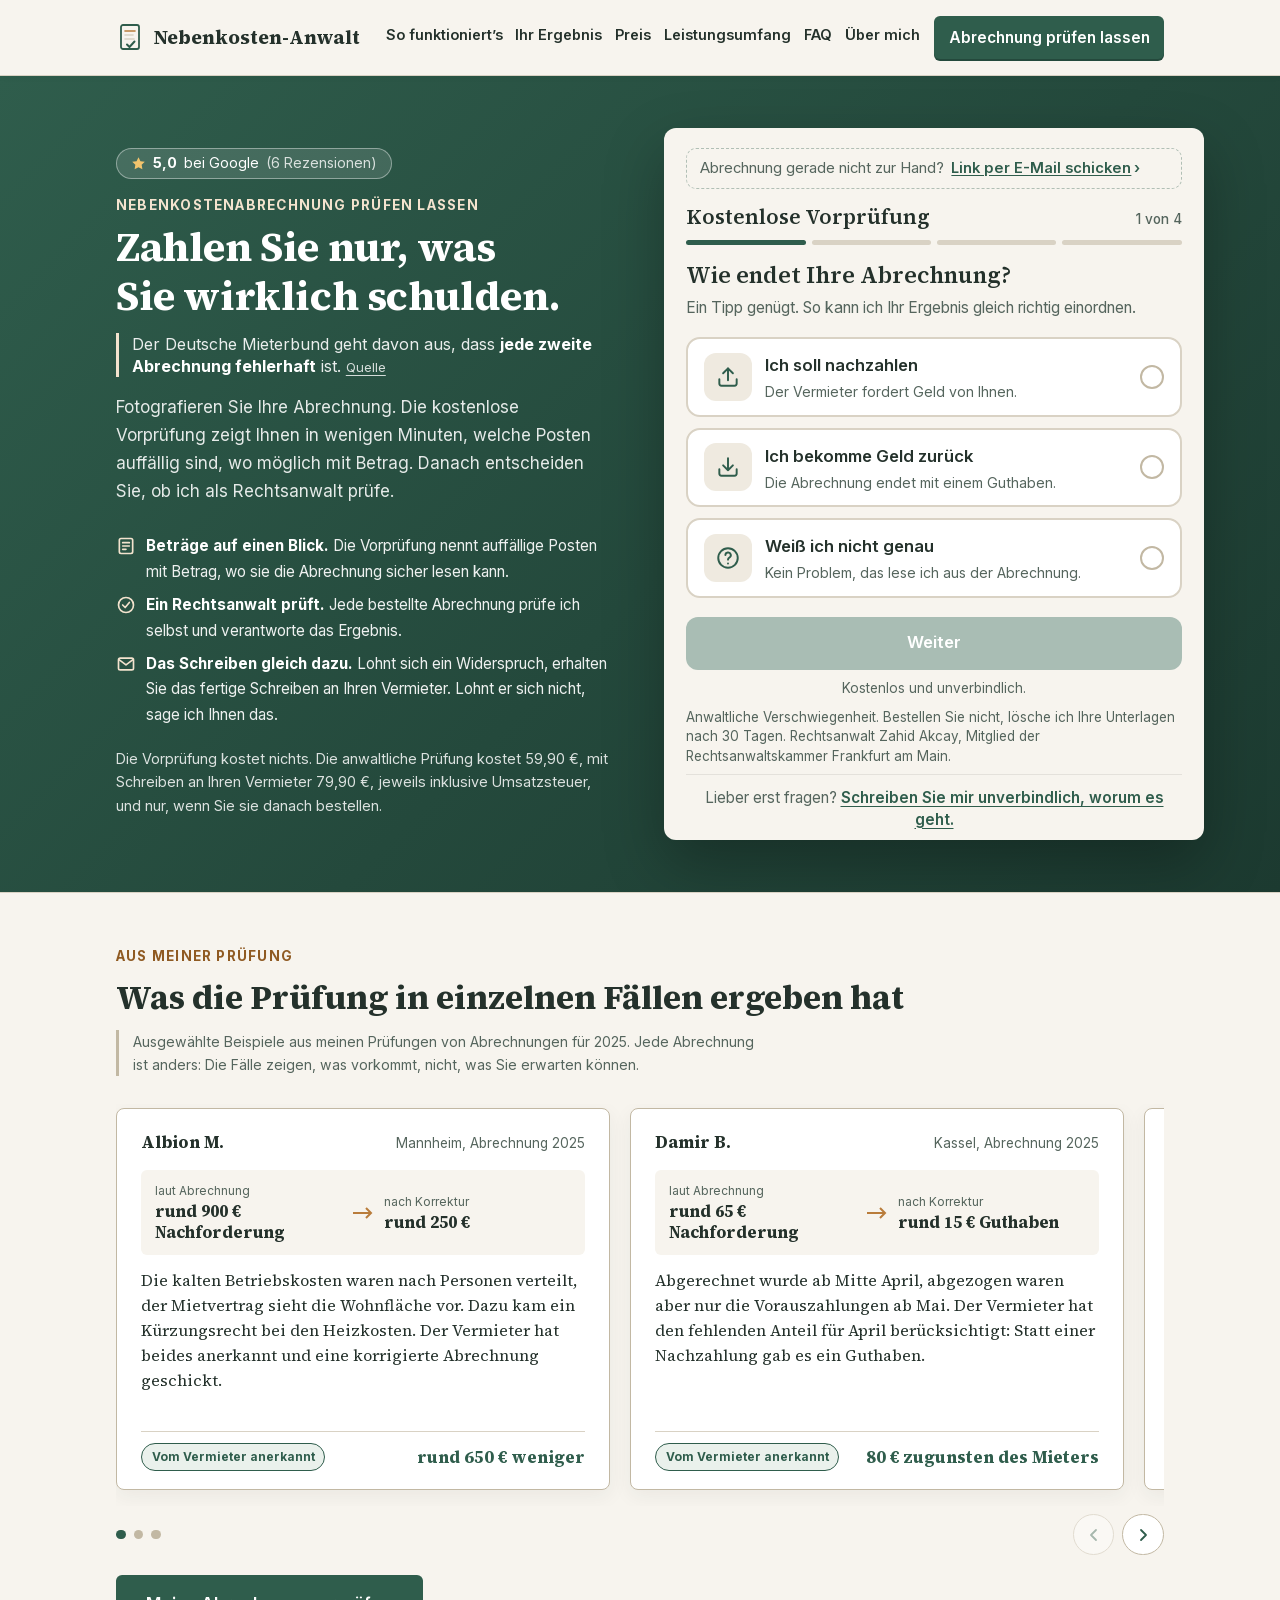
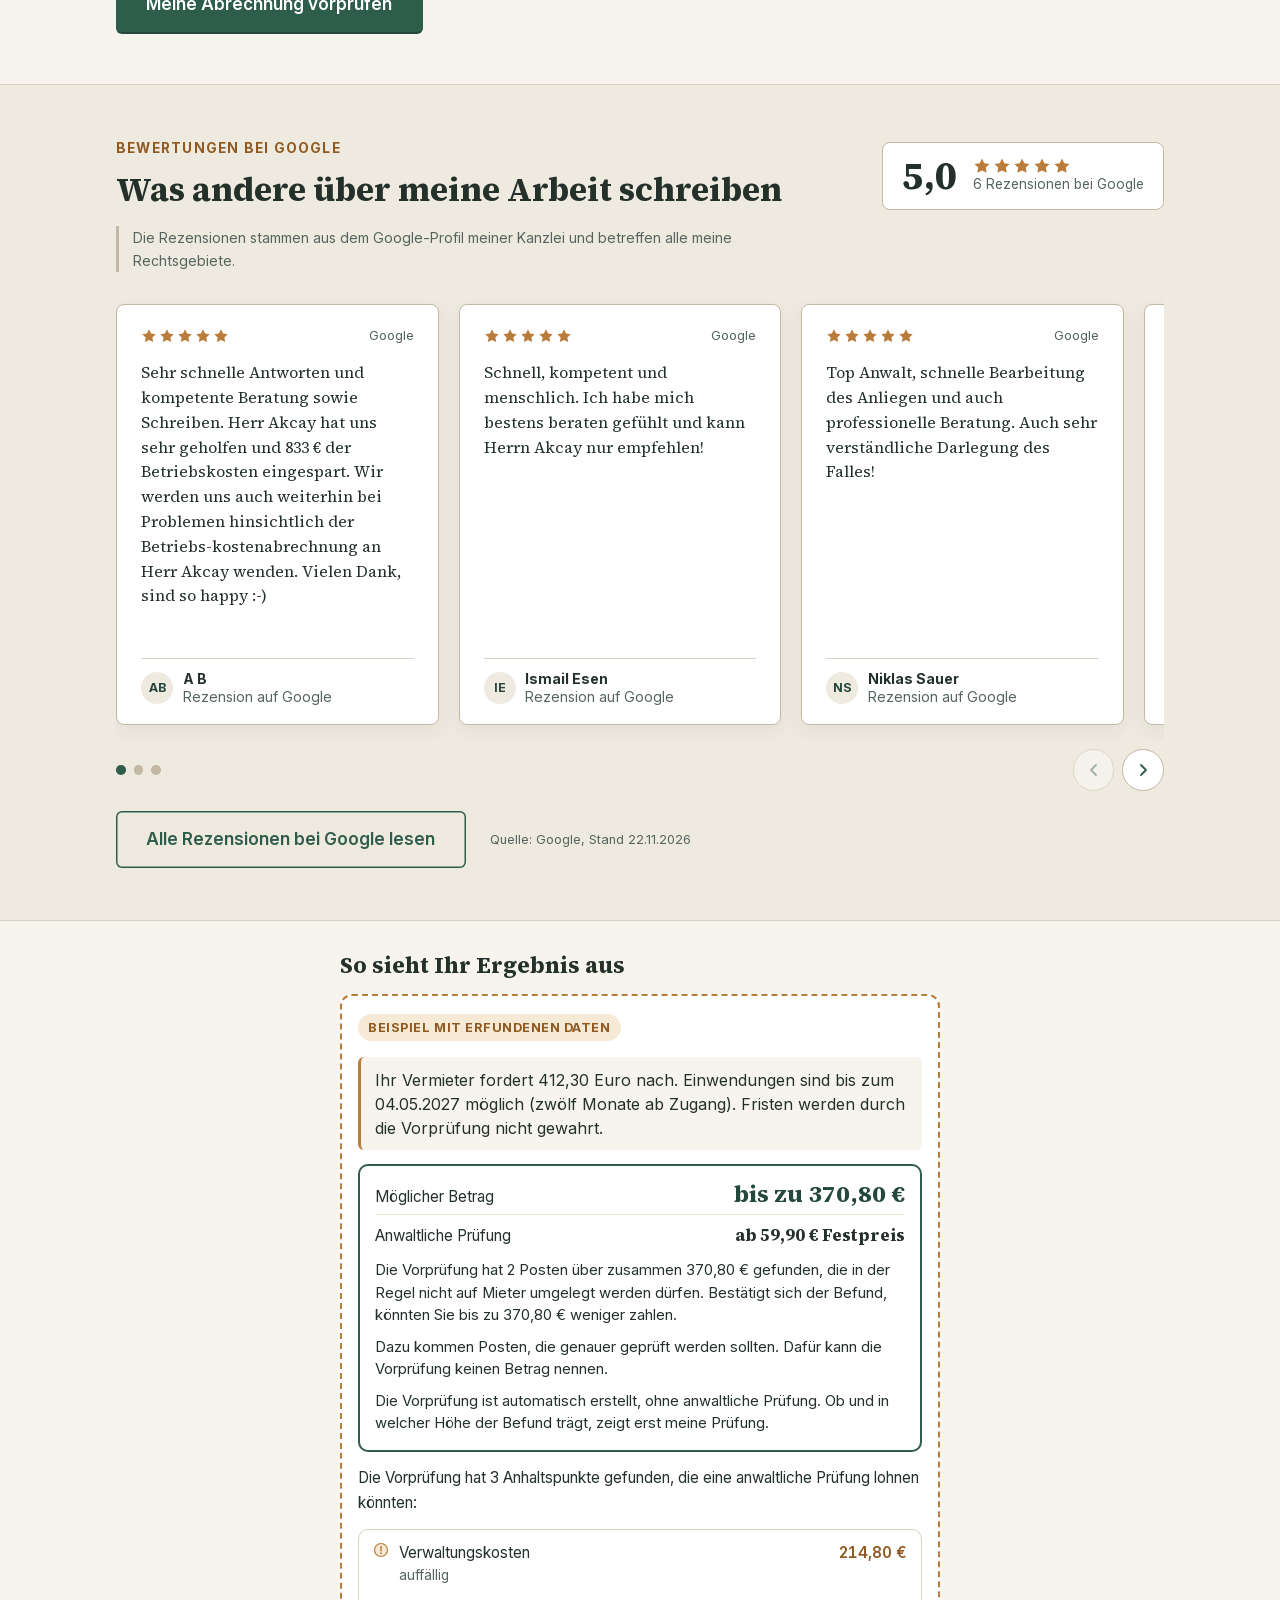
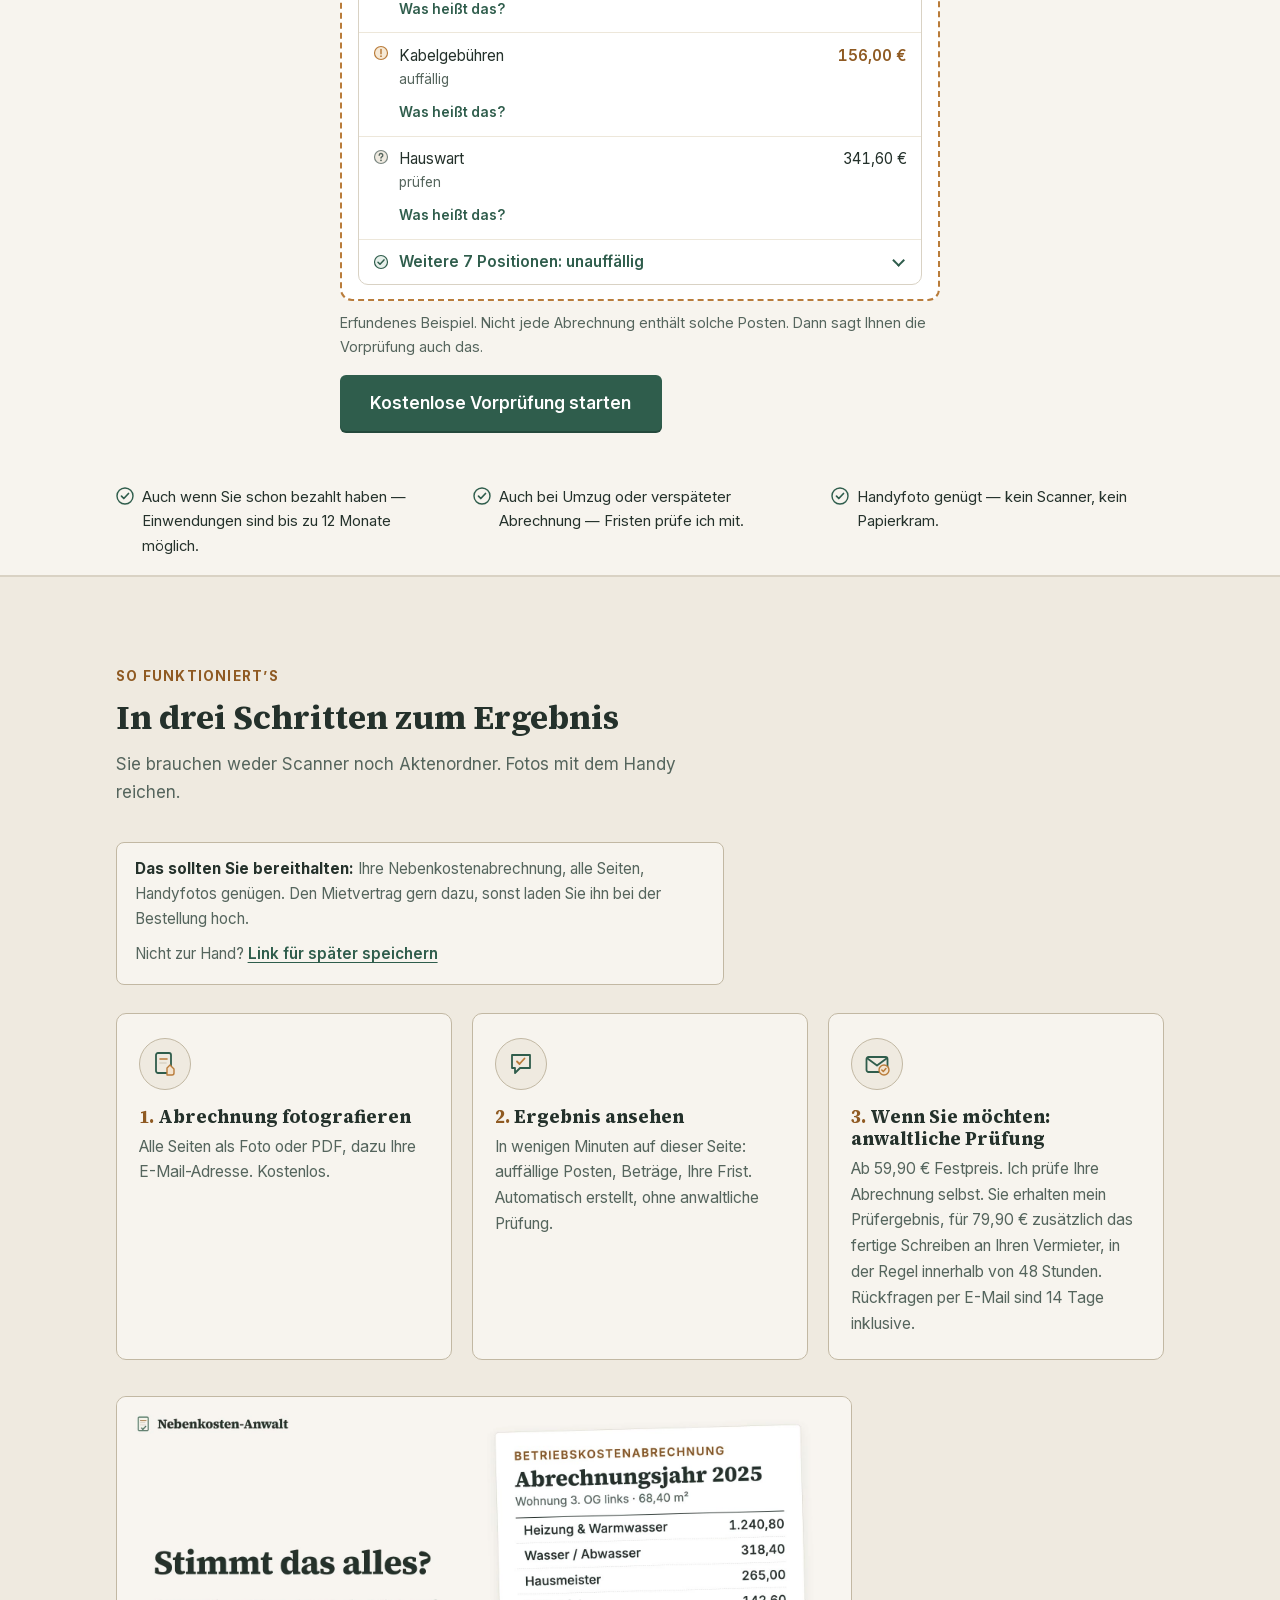
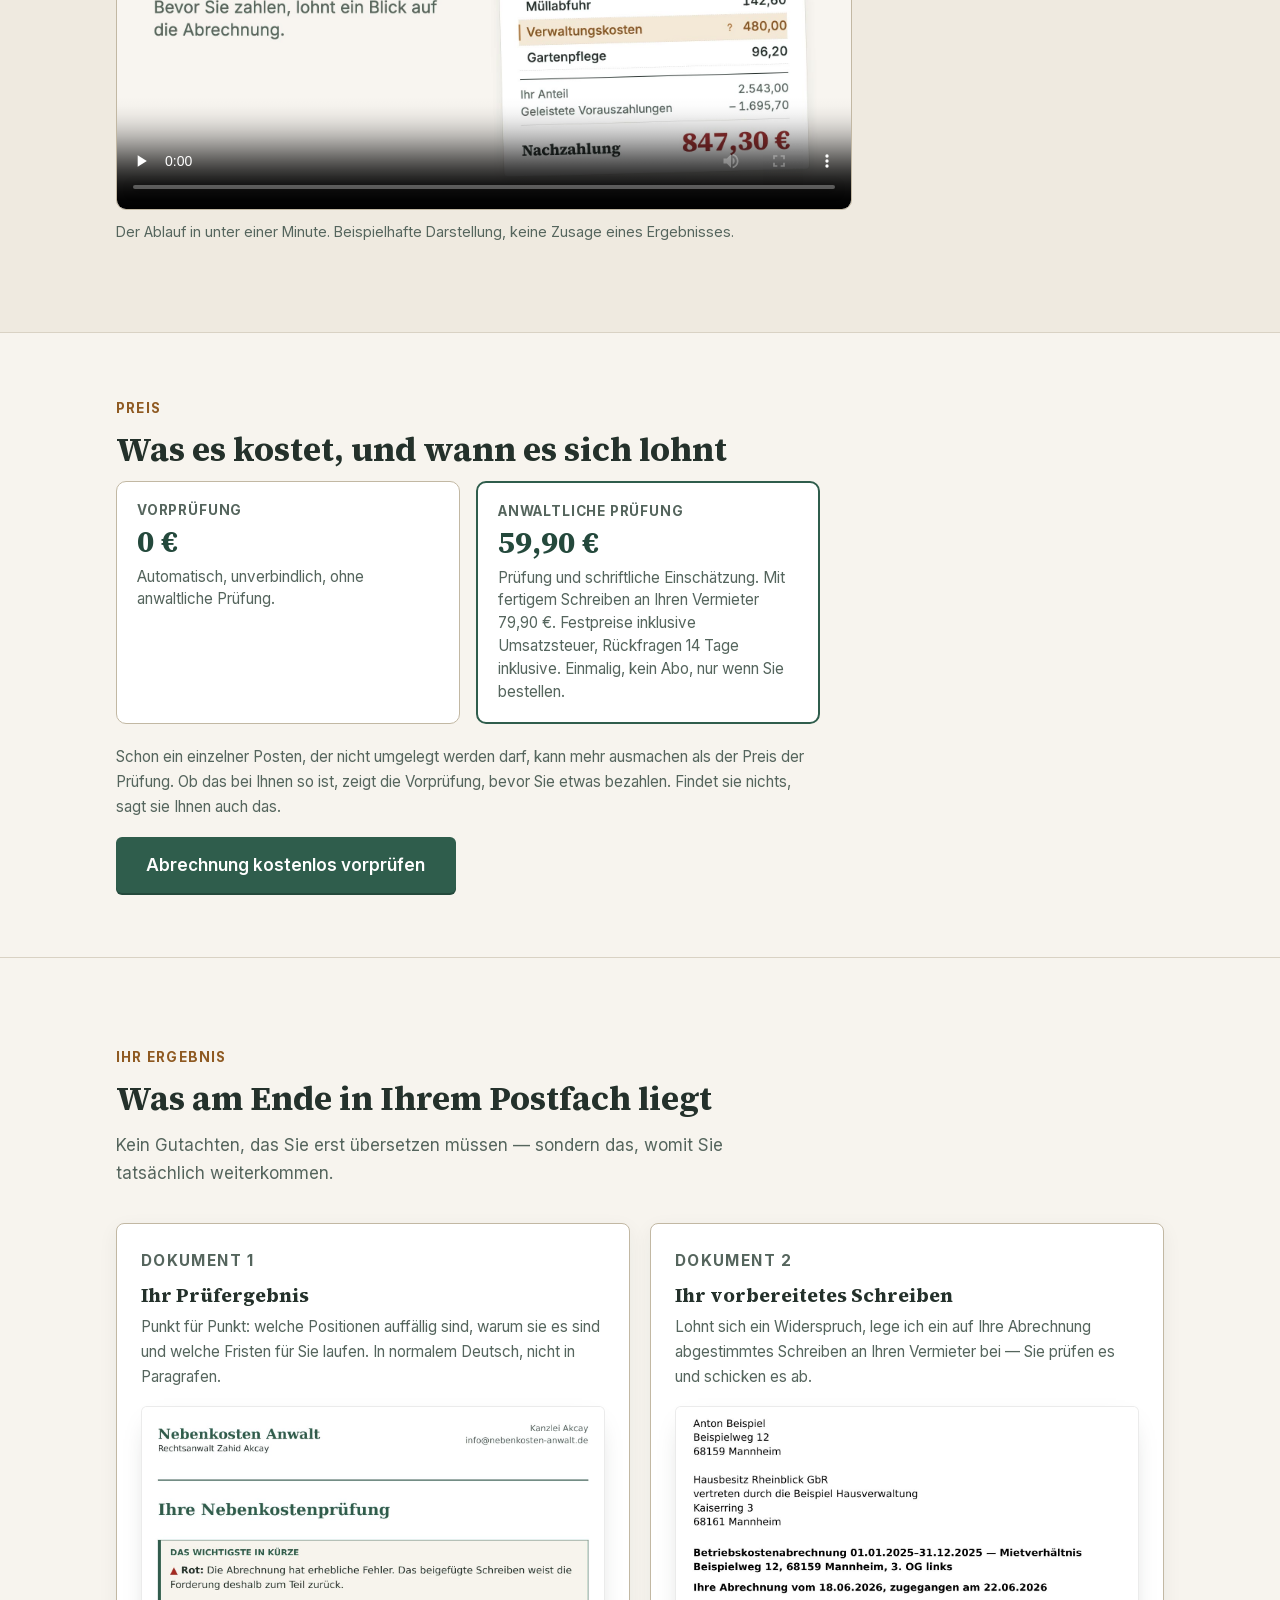
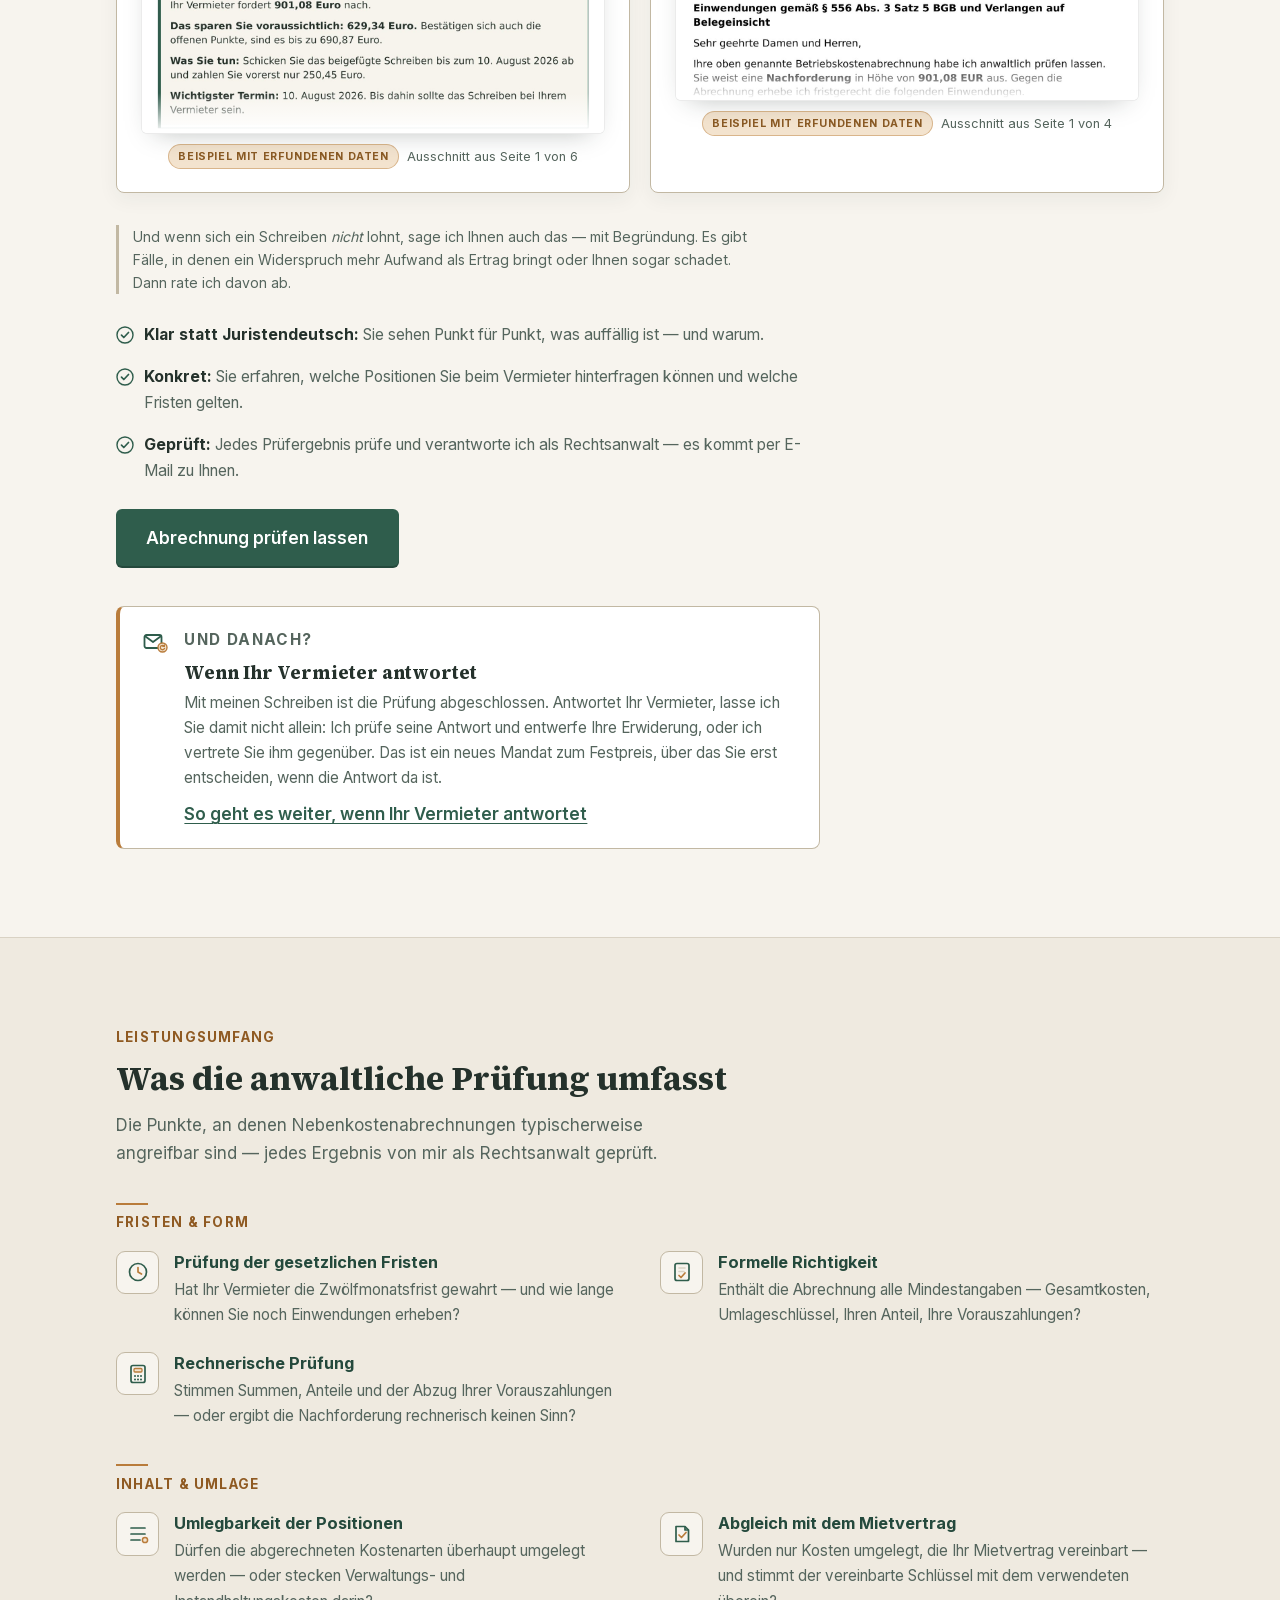
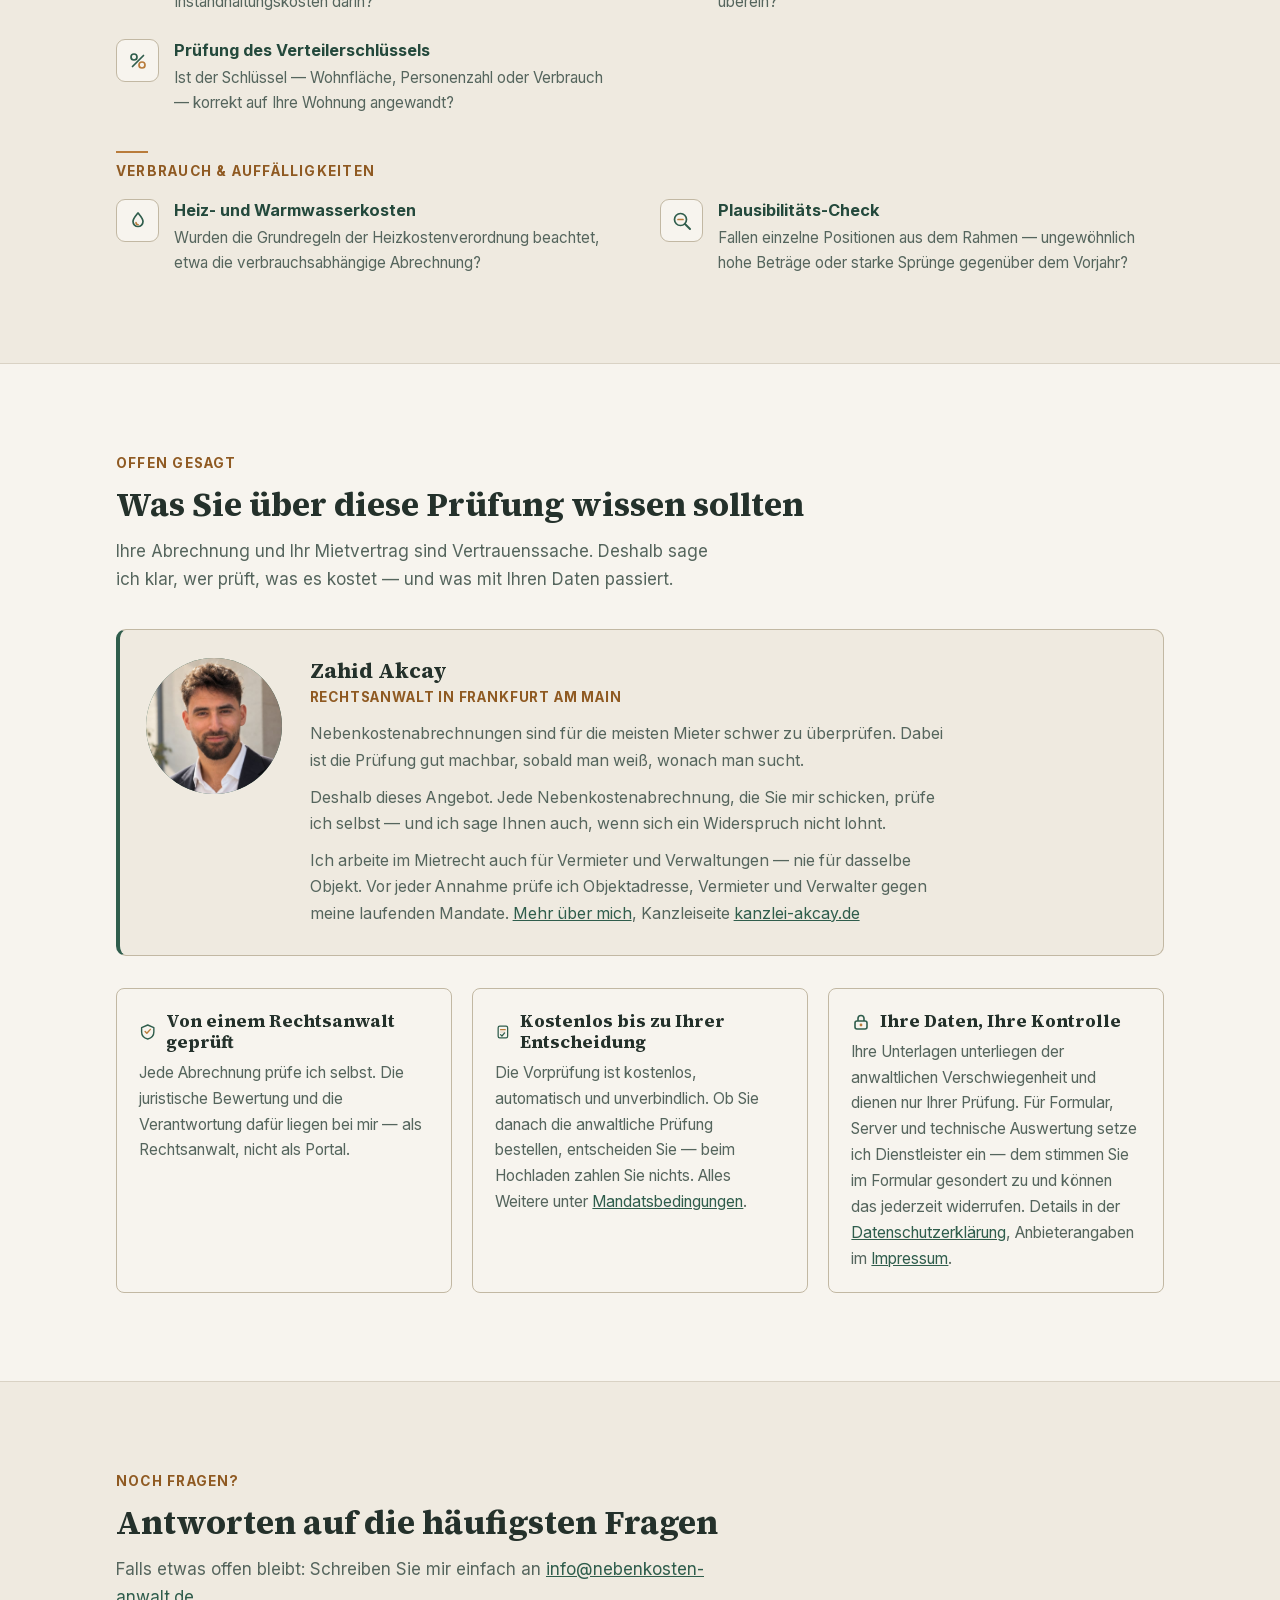
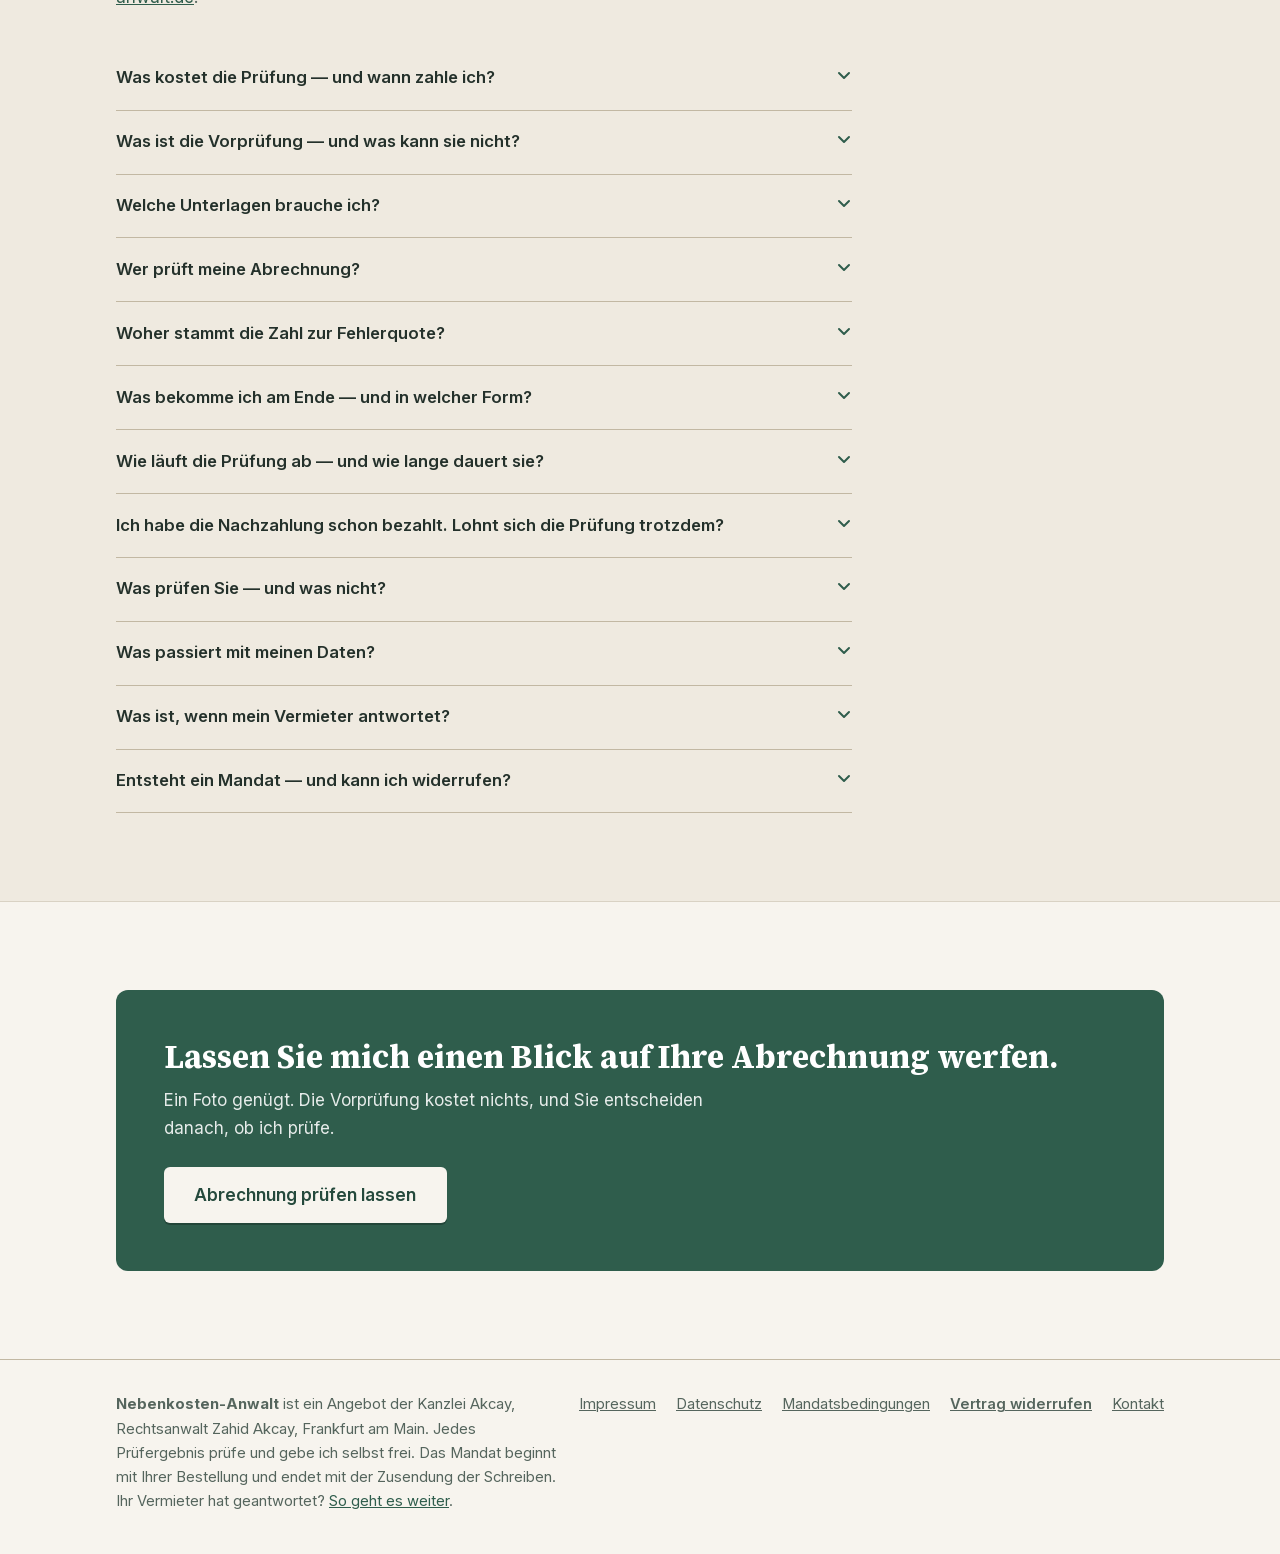
<file: pruefung.html>
<!DOCTYPE html>
<html lang="de">
<head>
<meta charset="UTF-8">
<meta name="viewport" content="width=device-width, initial-scale=1.0">
<title>Unterlagen hochladen — kostenlose Vorprüfung | Nebenkosten-Anwalt</title>
<meta name="description" content="Abrechnung und Mietvertrag hochladen — Handyfoto genügt. Kostenlose automatische Vorprüfung in wenigen Minuten, danach auf Wunsch anwaltliche Prüfung durch Rechtsanwalt Zahid Akcay.">
<link rel="canonical" href="https://nebenkosten-anwalt.de/pruefung.html">
<meta name="theme-color" content="#2F5D4C">
<link rel="preconnect" href="https://tally.so">
<link rel="icon" href="data:image/svg+xml,%3Csvg xmlns='http://www.w3.org/2000/svg' viewBox='0 0 30 30'%3E%3Crect x='5' y='3' width='18' height='24' rx='2' fill='%23F7F4EE' stroke='%232F5D4C' stroke-width='1.8'/%3E%3Cline x1='9' y1='9' x2='19' y2='9' stroke='%23B97C3B' stroke-width='1.6' stroke-linecap='round'/%3E%3Cline x1='9' y1='13' x2='17' y2='13' stroke='%23D9D2C4' stroke-width='1.6' stroke-linecap='round'/%3E%3Cline x1='9' y1='17' x2='18' y2='17' stroke='%23D9D2C4' stroke-width='1.6' stroke-linecap='round'/%3E%3Cpath d='M11 22.5l2.5 2.5 5-5.5' stroke='%232F5D4C' stroke-width='2' stroke-linecap='round' stroke-linejoin='round' fill='none'/%3E%3C/svg%3E">

<!-- Selbst gehostete Schriften (SIL OFL) — identisch zu index.html -->
<link rel="preload" href="assets/fonts/source-serif-4-latin.woff2" as="font" type="font/woff2" crossorigin>
<link rel="preload" href="assets/fonts/inter-latin.woff2" as="font" type="font/woff2" crossorigin>
<style>
  /* ============ Schriften ============ */
  @font-face {
    font-family: "Source Serif 4";
    src: url("assets/fonts/source-serif-4-latin.woff2") format("woff2");
    font-weight: 200 900; font-style: normal; font-display: swap;
  }
  @font-face {
    font-family: "Inter";
    src: url("assets/fonts/inter-latin.woff2") format("woff2");
    font-weight: 100 900; font-style: normal; font-display: swap;
  }

  /* ============ Grundgerüst (identisch zu index.html) ============ */
  :root {
    --ink:         #24312B;
    --ink-soft:    #55655D;
    --paper:       #F7F4EE;
    --paper-deep:  #EFEAE0;
    --moss:        #2F5D4C;
    --moss-deep:   #24493C;
    --amber:       #B97C3B;
    --amber-text:  #8F5A22;
    --line:        #D9D2C4;
    --line-strong: #C2B8A3;
    --serif: "Source Serif 4", Charter, "Bitstream Charter", Cambria, Georgia, serif;
    --sans: "Inter", "Avenir Next", "Segoe UI", system-ui, sans-serif;
  }
  * { margin: 0; padding: 0; box-sizing: border-box; }
  html { scroll-behavior: smooth; }
  body {
    font-family: var(--sans);
    font-size: 1.0625rem;
    line-height: 1.65;
    color: var(--ink);
    background: var(--paper);
    -webkit-font-smoothing: antialiased;
    overflow-x: hidden;
  }
  h1, h2, h3 { font-family: var(--serif); font-weight: 700; line-height: 1.2; }
  a { color: var(--moss); }
  .wrap { max-width: 68rem; margin: 0 auto; padding: 0 1.25rem; }

  :where(a, button, summary, [tabindex]):focus-visible {
    outline: 3px solid var(--amber);
    outline-offset: 3px;
    border-radius: 4px;
  }

  .btn {
    display: inline-block;
    background: var(--moss);
    color: #fff;
    font-family: var(--sans);
    font-size: 1.0625rem;
    font-weight: 600;
    text-decoration: none;
    padding: 0.9rem 1.9rem;
    border-radius: 6px;
    box-shadow: 0 2px 0 var(--moss-deep);
    transition: background 0.15s ease, transform 0.1s ease;
    border: none; cursor: pointer;
  }
  .btn:hover, .btn:focus-visible { background: var(--moss-deep); }
  .btn:active { transform: translateY(1px); box-shadow: none; }

  /* ============ Kopfzeile ============ */
  .topbar {
    position: sticky; top: 0; z-index: 30;
    border-bottom: 1px solid var(--line); background: var(--paper);
    box-shadow: 0 1px 6px rgba(36,49,43,0.06);
  }
  .topbar__inner {
    display: flex; align-items: center; justify-content: space-between; gap: 0.6rem;
    flex-wrap: nowrap;
    padding-top: 1rem; padding-bottom: 1rem;
  }
  .brand {
    display: flex; align-items: center; gap: 0.5rem;
    font-family: var(--serif); font-size: 1.2rem; font-weight: 700;
    color: var(--ink); text-decoration: none;
    min-width: 0; flex-shrink: 1;
  }
  .brand svg { flex: none; }
  .brand__text { overflow: hidden; text-overflow: ellipsis; white-space: nowrap; }
  .topbar__back {
    font-family: var(--sans); font-size: 0.95rem; font-weight: 600;
    color: var(--ink); text-decoration: none;
    display: inline-flex; align-items: center; gap: 0.4rem;
    flex: none;
  }
  .topbar__back:hover { color: var(--moss-deep); }

  /* ============ Seitenkopf ============ */
  .page-head { padding: clamp(2.5rem, 5vw, 3.5rem) 0 1.75rem; }
  .page-head__inner { max-width: 40rem; margin: 0 auto; }
  .page-badge {
    display: inline-block;
    font-size: 0.82rem; font-weight: 600; letter-spacing: 0.02em;
    color: var(--moss-deep); border: 1px solid var(--moss); border-radius: 999px;
    padding: 0.22rem 0.8rem; margin-bottom: 1rem;
  }
  .kicker {
    font-family: var(--sans); font-size: 0.85rem; font-weight: 700;
    letter-spacing: 0.09em; text-transform: uppercase; color: var(--amber-text);
    margin-bottom: 0.6rem;
  }
  .section-title { font-size: clamp(1.5rem, 3.5vw, 2.1rem); margin-bottom: 0.75rem; }
  .section-lead { color: var(--ink-soft); }
  /* „Link für später“ (Vorschau 30.10.2026): Textknopf, nur mit JavaScript sichtbar (assets/spaeter.js) */
  .spaeter-zeile { font-size: 0.92rem; color: var(--ink-soft); margin-top: 0.35rem; }
  .spaeter-zeile[hidden] { display: none; }
  .spaeter-knopf {
    font: inherit; font-weight: 600; color: var(--moss); background: none; border: 0; padding: 0.3rem 0; margin: 0;
    text-decoration: underline; text-underline-offset: 3px; text-decoration-thickness: 1px; cursor: pointer;
  }
  .spaeter-knopf:hover { color: var(--moss-deep); text-decoration-thickness: 2px; }

  /* ============ Bereithalten ============ */
  .prep-box {
    max-width: 40rem; margin: 0 auto 1.25rem;
    background: var(--paper-deep); border: 1px solid var(--line-strong); border-radius: 10px;
    padding: 1.25rem 1.4rem;
  }
  .prep-box h2 { font-family: var(--serif); font-size: 1.1rem; margin-bottom: 0.7rem; color: var(--ink); }
  .prep-box ul { list-style: none; display: grid; gap: 0.5rem; margin-bottom: 0.85rem; }
  .prep-box li { display: flex; align-items: flex-start; gap: 0.5rem; font-size: 0.98rem; color: var(--ink); }
  .prep-box li svg { flex: none; margin-top: 0.2rem; }
  .prep-box p { font-size: 0.92rem; color: var(--ink-soft); margin: 0; }
  .auftrag-box { background: #fff; border-left: 4px solid var(--amber); }
  .auftrag-box li { display: block; font-size: 0.95rem; }
  .auftrag-box strong { color: var(--ink); }

  /* Vertrauenssignale — direkt ÜBER dem Formular, wo der Zweifel entsteht */
  .assure {
    max-width: 40rem; margin: 0 auto 1.25rem;
    list-style: none; display: grid; gap: 0.55rem;
  }
  .assure li {
    display: flex; align-items: flex-start; gap: 0.5rem;
    font-size: 0.93rem; color: var(--ink);
  }
  .assure li svg { flex: none; margin-top: 0.18rem; }
  .assure__kurz, .nur-handy { display: none; }

  /* ============ Formular-Bereich ============ */
  .form-area { padding: 0 0 clamp(3rem, 6vw, 4.5rem); }
  .hat-ergebnis .form-area { padding-top: clamp(1.5rem, 4vw, 2.5rem); }
  .form-card {
    max-width: 40rem; margin: 0 auto;
    background: var(--paper-deep);
    border: 1px solid var(--line-strong);
    border-radius: 12px;
    padding: 0.5rem;
    position: relative;
  }
  .form-card__iframe-wrap { position: relative; min-height: 22rem; }
  .form-card iframe {
    width: 100%; border: none; display: block; border-radius: 8px;
    background: transparent;
  }
  .form-skeleton {
    position: absolute; inset: 0.5rem;
    display: flex; flex-direction: column; gap: 0.9rem;
    padding: 1.5rem;
    background: var(--paper);
    border-radius: 8px;
  }
  .form-skeleton__bar {
    height: 0.9rem; border-radius: 4px;
    background: linear-gradient(90deg, var(--paper-deep) 25%, var(--line) 37%, var(--paper-deep) 63%);
    background-size: 400% 100%;
    animation: skeleton-shimmer 1.4s ease infinite;
  }
  .form-skeleton__bar--wide { width: 70%; }
  .form-skeleton__bar--full { width: 100%; }
  .form-skeleton__bar--short { width: 40%; }
  .form-skeleton__bar--btn { width: 40%; height: 2.5rem; margin-top: 0.5rem; }
  @keyframes skeleton-shimmer {
    0% { background-position: 100% 50%; }
    100% { background-position: 0 50%; }
  }
  .form-card.is-loaded .form-skeleton { display: none; }

  /* Sichtbarer Notausgang, falls das Tally-Skript blockiert wird */
  .form-rescue {
    position: absolute; inset: 0.5rem;
    display: none; flex-direction: column; align-items: flex-start; justify-content: center;
    gap: 0.85rem; padding: 1.75rem 1.6rem;
    background: var(--paper); border-radius: 8px;
  }
  .form-card.is-stalled .form-skeleton { display: none; }
  .form-card.is-stalled .form-rescue { display: flex; }
  .form-rescue h2 { font-family: var(--serif); font-size: 1.15rem; }
  .form-rescue p { font-size: 0.95rem; color: var(--ink-soft); max-width: 30rem; }

  .form-fallback {
    text-align: center; font-size: 0.92rem; color: var(--ink-soft);
    margin: 1rem auto 0; max-width: 40rem;
  }
  .form-trust {
    max-width: 40rem; margin: 1.1rem auto 0; text-align: center;
    font-size: 0.9rem; color: var(--ink-soft); line-height: 1.5;
  }

  /* ============ Was danach passiert ============ */
  .after { max-width: 40rem; margin: clamp(2.5rem, 5vw, 3.5rem) auto 0; }
  .after h2 { font-size: 1.3rem; margin-bottom: 1.1rem; }
  .after ol { list-style: none; counter-reset: nach; display: grid; gap: 1rem; }
  .after li {
    counter-increment: nach;
    display: grid; grid-template-columns: auto 1fr; gap: 0.9rem;
    font-size: 0.97rem; color: var(--ink-soft);
  }
  .after li::before {
    content: counter(nach);
    width: 1.9rem; height: 1.9rem; flex: none;
    display: grid; place-items: center;
    font-family: var(--serif); font-weight: 700; font-size: 0.95rem;
    color: var(--moss-deep);
    background: var(--paper-deep);
    border: 1px solid var(--line-strong);
    border-radius: 50%;
  }
  .after strong { color: var(--ink); }

  @media (prefers-reduced-motion: reduce) {
    html { scroll-behavior: auto; }
    .form-skeleton__bar { animation: none; }
    .btn { transition: none; }
  }

  /* ============ Vorprüfung: Ergebnis und Bestellung ============ */
  .ergebnis-panel {
    max-width: 40rem; margin: 1.5rem auto 0;
    background: #fff; border: 1px solid var(--line-strong); border-left: 4px solid var(--moss);
    border-radius: 10px; padding: 1.4rem 1.5rem;
  }
  .ergebnis-panel[hidden], .bestellen[hidden], .bezahlt-box[hidden], .bezahl-weiter[hidden] { display: none; }
  .bezahlt-box { margin: 0 auto 1.5rem; max-width: 40rem; scroll-margin-top: 5rem; }
  .bezahlt-box h2 { font-size: 1.35rem; margin-bottom: 0.5rem; }
  .bezahl-weiter { margin-top: 1rem; }
  .bezahl-weiter p + p { margin-top: 0.75rem; }
  .ergebnis-panel h2 { font-family: var(--serif); font-size: 1.25rem; margin-bottom: 0.6rem; }
  .ergebnis-panel .status { display: flex; align-items: center; gap: 0.6rem; font-size: 0.97rem; color: var(--ink); }
  .spinner {
    width: 1rem; height: 1rem; flex: none; border-radius: 50%;
    border: 2px solid var(--line-strong); border-top-color: var(--moss);
    animation: dreh 0.9s linear infinite;
  }
  .spinner[hidden] { display: none; }
  @keyframes dreh { to { transform: rotate(360deg); } }
  .punkte { list-style: none; display: grid; gap: 0.7rem; margin: 1rem 0 0.5rem; }
  .punkte:empty { display: none; }
  .punkte li { display: grid; grid-template-columns: auto 1fr; gap: 0.55rem; align-items: start; }
  .punkte li svg { margin-top: 0.2rem; }
  .punkte strong { display: block; color: var(--ink); font-size: 0.98rem; }
  .punkte span { color: var(--ink-soft); font-size: 0.93rem; }
  .ergebnis-hinweis { font-size: 0.88rem; color: var(--ink-soft); border-top: 1px solid var(--line); padding-top: 0.8rem; margin-top: 0.9rem; }
  .ergebnis-panel .form-fallback { text-align: left; margin-top: 0.8rem; }
  .ergebnis-vorbehalt { font-size: 0.88rem; color: #55655D; margin: 0.35rem 0 0.9rem; }
  .vp-cta { margin: 1.1rem 0 0.4rem; display: flex; flex-direction: column; gap: 0.55rem; align-items: flex-start; }
  .vp-cta[hidden] { display: none; }
  .vp-button { display: inline-block; background: #2F5D4C; color: #FFFFFF; font-weight: 600; text-decoration: none;
    padding: 0.85rem 1.3rem; border-radius: 8px; font-size: 1.02rem; line-height: 1.3; }
  .vp-button:hover, .vp-button:focus-visible { background: #24493C; color: #FFFFFF; }
  .vp-cta span { font-size: 0.86rem; color: #55655D; line-height: 1.45; }
  /* Paket 1b */
  .vp-anwalt { display: flex; gap: 0.75rem; align-items: center; }
  .vp-anwalt img { width: 56px; height: 56px; border-radius: 50%; object-fit: cover; flex: none; }
  .vp-anwalt p { margin: 0; font-size: 0.93rem; line-height: 1.45; color: #24312B; }
  .vp-anwalt strong { display: block; font-size: 0.95rem; }
  .vp-zusaetzlich p { margin: 0 0 0.25rem; font-weight: 600; font-size: 0.93rem; color: #24312B; }
  .vp-zusaetzlich ul { margin: 0; padding-left: 1.1rem; font-size: 0.9rem; color: #24312B; line-height: 1.5; }
  .vp-beispielseiten { display: flex; gap: 0.6rem; flex-wrap: wrap; }
  .vp-beispielseiten figure { margin: 0; flex: 1 1 9rem; max-width: 12rem; }
  .vp-beispielseiten img { width: 100%; height: auto; border: 1px solid #D9D2C4; border-radius: 6px; display: block; }
  .vp-beispielseiten figcaption { font-size: 0.8rem; color: #55655D; margin-top: 0.25rem; }
  .vp-beispielseiten__hinweis { margin: -0.2rem 0 0; font-size: 0.8rem; color: #55655D; }
  .vp-geprueft { font-size: 0.93rem; color: #24312B; margin: 0.6rem 0 0.4rem; }
  .vp-geprueft[hidden], .vp-teilen[hidden] { display: none; }
  .vp-geprueft ul { margin: 0.25rem 0 0.5rem; padding-left: 1.1rem; line-height: 1.5; }
  .vp-geprueft p { margin: 0; }
  .vp-teilen { margin: 0.8rem 0 0.2rem; display: flex; flex-direction: column; gap: 0.35rem; align-items: flex-start; }
  .vp-teilen__knopf { font: inherit; font-size: 0.95rem; font-weight: 600; color: #2F5D4C; background: #FFFFFF;
    border: 1.5px solid #2F5D4C; border-radius: 8px; padding: 0.6rem 1rem; min-height: 44px; cursor: pointer; }
  .vp-teilen__knopf:hover, .vp-teilen__knopf:focus-visible { background: rgba(47, 93, 76, 0.08); }
  .vp-teilen span { font-size: 0.84rem; color: #55655D; line-height: 1.45; }
  .ergebnis-vorbehalt[hidden] { display: none; }
  .ergebnis-frist { font-size: 0.9rem; color: #24312B; margin: 0.2rem 0 0.8rem; }
  .ergebnis-frist[hidden] { display: none; }
  .bestellen { max-width: 40rem; margin: 1.75rem auto 0; scroll-margin-top: 5rem; }
  /* Mietvertrag vor der Bestellung (Entscheidung Zahid 11.11.2026) */
  .mv-schritt { max-width: 40rem; margin: 1.75rem auto 0; scroll-margin-top: 5rem; }
  .mv-schritt[hidden] { display: none; }
  .mv-schritt .prep-box { margin-bottom: 1rem; }
  .mv-schritt .form-card { margin-top: 0.5rem; }
  .mv-status { font-size: 0.95rem; line-height: 1.5; color: #24312B; background: #F7F4EE; border-left: 3px solid #2F5D4C;
    border-radius: 6px; padding: 0.6rem 0.85rem; margin: 0.9rem 0 0; }
  .mv-status[hidden] { display: none; }
  .mv-spaeter { font-size: 0.9rem; line-height: 1.5; color: var(--ink-soft); margin: 0.9rem 0 0; }
  #vorpruefung { scroll-margin-top: 5rem; }
  .bestellen .prep-box { margin-bottom: 1rem; }
  .bestellen .form-card { margin-top: 0.5rem; }
  /* Sichtbare Platzhalter — Bauwerkzeug, kein Gestaltungselement. */
  .ph { display: inline-block; font-family: var(--sans); font-size: 0.9em; color: var(--amber-text); border: 1px dashed var(--amber); border-radius: 3px; padding: 0 0.35em; background: #fff; }
  @media (prefers-reduced-motion: reduce) { .spinner { animation: none; } }

  /* ============ Footer ============ */
  footer {
    border-top: 1px solid var(--line-strong);
    padding: 2rem 0 2.5rem;
    font-size: 0.92rem; color: var(--ink-soft);
  }
  .footer__grid { display: grid; gap: 1.25rem; }
  .footer__links { list-style: none; display: flex; flex-wrap: wrap; gap: 1.25rem; }
  .footer__links a { color: var(--ink-soft); }
  .footer__legal { max-width: 38rem; }

  /* ============ Kleinere Bildschirme (< 46rem) ============ */
  @media (max-width: 45.99rem) {
    .brand { font-size: 1rem; gap: 0.4rem; }
    .brand svg { width: 24px; height: 24px; }
    .topbar__back span.topbar__back-text { display: none; }

    /* 29.10.2026 (Handy-Durchlauf): Das Formular begann erst nach 1,1 bis 1,5 Bildschirmen. Am Handy steht das
       Wichtigste aus „Bereithalten“ im Einleitungssatz (die Upload-Felder fragen genau diese Unterlagen ab),
       die Vertrauenssignale stehen als kurze Plaketten über dem Formular, ausführlich darunter (form-trust). */
    .page-head { padding: 0.9rem 0 0.6rem; }
    .page-badge { font-size: 0.74rem; padding: 0.12rem 0.65rem; margin-bottom: 0.5rem; }
    .section-title { margin-bottom: 0.35rem; }
    .section-lead { font-size: 0.95rem; line-height: 1.45; }
    .nur-gross, .prep-box--bereit, .assure__lang, .assure li.nur-gross-li { display: none; }
    .nur-handy { display: inline; }
    .assure { display: flex; flex-wrap: wrap; gap: 0.35rem; margin-bottom: 0.7rem; }
    .assure li {
      align-items: center; gap: 0.3rem; font-size: 0.78rem; line-height: 1.3;
      border: 1px solid var(--line-strong); border-radius: 999px; padding: 0.2rem 0.6rem 0.2rem 0.45rem;
      background: var(--paper);
    }
    .assure li svg { width: 14px; height: 14px; margin-top: 0; }
    .assure__kurz { display: inline; }
  }

  /* ============ Größere Bildschirme ============ */
  @media (min-width: 46rem) {
    .footer__grid { grid-template-columns: 1fr auto; align-items: start; }
  }
</style>
<link rel="stylesheet" href="assets/befundkarte.css?v=1111">
  <!-- Reichweitenmessung: Umami, selbst gehostet auf dem Kanzlei-Server (stats.nebenkosten-anwalt.de), cookielos;
       data-exclude-search verhindert, dass die Vorgangskennung (?vorgang=) in der Statistik landet. -->
  <script defer src="https://stats.nebenkosten-anwalt.de/script.js" data-website-id="d1858dae-dd51-4e26-ad65-438c7778cad7" data-domains="nebenkosten-anwalt.de" data-before-send="nkaUmamiVorSenden"></script>
<!-- Einwilligung für die Messung des Werbeerfolgs (Google Ads). Ohne Konto-ID in der Datei inaktiv;
     ohne Einwilligung wird nichts von Google geladen. Muss synchron im <head> stehen. -->
<script src="/assets/einwilligung.js"></script>
  <!-- Kartenformular: seit 15.11.2026 für alle (Freigabe Zahid); Notausgang ?formular=alt (für diesen Tab gemerkt).
       Ohne Vorgang ist diese Seite nur das Formular; das Kartenformular steht auf der Startseite, dorthin geht es weiter. -->
  <script>
    (function () {
      var an = true, q = new URLSearchParams(location.search);
      try {
        var f = q.get('formular');
        if (f === 'alt') sessionStorage.setItem('nka_formular', 'alt');
        if (f === 'neu') sessionStorage.removeItem('nka_formular');
        an = sessionStorage.getItem('nka_formular') !== 'alt';
      } catch (e) { an = true; }
      window.NKA_KARTEN = an;
      if (!an) return;
      document.documentElement.classList.add('karten');
      if (!/^[a-f0-9]{32}$/.test(q.get('vorgang') || '') && !q.get('bezahlt') && !q.get('api')) {
        location.replace('/' + location.search + '#vorpruefung-start');
      }
    })();
  </script>
  <link rel="stylesheet" href="assets/kartenformular.css?v=1115c">
  <style>
    html.karten #form-card, html.karten #tally-fallback, html.karten #mv-card, html.karten #mv-fallback,
    html.karten #bestell-card, html.karten #bestell-fallback { display: none !important; }
    .kf-erneut { max-width: 40rem; margin: 0 auto; padding: 1.2rem 1.25rem; text-align: center; background: var(--paper-deep);
      border: 1px solid var(--line-strong); border-radius: 14px; }
    .kf-erneut .kf__hilfe { margin: 0 0 0.8rem; }
    .kf-erneut .kf__knopf { text-decoration: none; padding: 0 1.4rem; }
    .kf--mv { margin-top: 0.6rem; }
  </style>
</head>
<body>

<header class="topbar">
  <div class="wrap topbar__inner">
    <a class="brand" href="index.html">
      <!-- Logo: stilisiertes Abrechnungsblatt mit Prüfhaken -->
      <svg width="30" height="30" viewBox="0 0 30 30" fill="none" aria-hidden="true">
        <rect x="5" y="3" width="18" height="24" rx="2" fill="#F7F4EE" stroke="#2F5D4C" stroke-width="1.8"/>
        <line x1="9" y1="9"  x2="19" y2="9"  stroke="#B97C3B" stroke-width="1.6" stroke-linecap="round"/>
        <line x1="9" y1="13" x2="17" y2="13" stroke="#D9D2C4" stroke-width="1.6" stroke-linecap="round"/>
        <line x1="9" y1="17" x2="18" y2="17" stroke="#D9D2C4" stroke-width="1.6" stroke-linecap="round"/>
        <path d="M11 22.5l2.5 2.5 5-5.5" stroke="#2F5D4C" stroke-width="2" stroke-linecap="round" stroke-linejoin="round" fill="none"/>
      </svg>
      <span class="brand__text">Nebenkosten-Anwalt</span>
    </a>
    <a class="topbar__back" href="index.html">
      <svg width="16" height="16" viewBox="0 0 16 16" fill="none" aria-hidden="true"><path d="M9.5 3.5L5 8l4.5 4.5" stroke="currentColor" stroke-width="2" stroke-linecap="round" stroke-linejoin="round"/></svg>
      <span class="topbar__back-text">Zurück zur Startseite</span>
    </a>
  </div>
</header>

<main>

  <!-- ============ Seitenkopf ============ -->
  <section class="page-head">
    <div class="wrap">
      <div class="page-head__inner">
        <span class="page-badge">Rechtsanwalt Zahid Akcay<span class="nur-gross">, Kanzlei Akcay</span>, Frankfurt am Main</span>
        <h1 class="section-title">Ihre Unterlagen hochladen</h1>
        <p class="section-lead">
          <span class="nur-gross">Ihre Nebenkostenabrechnung und Ihre E-Mail-Adresse, mehr braucht es nicht. Den Mietvertrag
          können Sie mitschicken oder vor der Bestellung hochladen. Die Vorprüfung ist kostenlos und zeigt Ihnen in wenigen
          Minuten, ob es Anhaltspunkte für Fehler gibt. Danach entscheiden Sie, ob ich als
          Rechtsanwalt prüfe.</span>
          <span class="nur-handy">Ihre Nebenkostenabrechnung, alle Seiten. Handyfotos genügen. Den Mietvertrag gern dazu.
          In wenigen Minuten sehen Sie, ob es Anhaltspunkte für Fehler gibt.</span>
        </p>
        <p class="spaeter-zeile" data-spaeter-zeile hidden>Nicht zur Hand?
          <button type="button" class="spaeter-knopf" data-spaeter="pruefseite">Link für später speichern</button></p>
      </div>
    </div>
  </section>

  <!-- ============ Bereithalten ============ -->
  <div class="wrap">
    <div class="prep-box prep-box--bereit">
      <h2>Das sollten Sie bereithalten</h2>
      <ul>
        <li><svg width="18" height="18" viewBox="0 0 18 18" fill="none" aria-hidden="true"><circle cx="9" cy="9" r="8" stroke="#2F5D4C" stroke-width="1.4"/><path d="M5.5 9.2l2.3 2.3 4.7-5" stroke="#2F5D4C" stroke-width="1.7" stroke-linecap="round" stroke-linejoin="round"/></svg> Ihre Nebenkostenabrechnung (alle Seiten)</li>
        <li><svg width="18" height="18" viewBox="0 0 18 18" fill="none" aria-hidden="true"><circle cx="9" cy="9" r="8" stroke="#2F5D4C" stroke-width="1.4"/><path d="M5.5 9.2l2.3 2.3 4.7-5" stroke="#2F5D4C" stroke-width="1.7" stroke-linecap="round" stroke-linejoin="round"/></svg> Ihren Mietvertrag, wenn Sie ihn zur Hand haben (sonst bei der Bestellung)</li>
      </ul>
      <p>Handyfotos genügen — Sie brauchen keinen Scanner.<span class="prep-warum"> Mit Mietvertrag prüft die Vorprüfung auch, ob die
      Kostenarten vereinbart sind und der Verteilerschlüssel stimmt. Für die anwaltliche Prüfung brauche ich ihn in
      jedem Fall.</span></p>
    </div>
  </div>

  <!-- ============ Vertrauenssignale direkt vor dem Formular ============ -->
  <div class="wrap">
    <ul class="assure">
      <li><svg width="17" height="17" viewBox="0 0 20 20" fill="none" aria-hidden="true"><path d="M10 2l7 3v5c0 4-3 7-7 8-4-1-7-4-7-8V5l7-3z" stroke="#2F5D4C" stroke-width="1.6" stroke-linejoin="round" fill="none"/><path d="M7 9.5l2 2 4-4.5" stroke="#B97C3B" stroke-width="1.6" stroke-linecap="round" stroke-linejoin="round" fill="none"/></svg>
        <span class="assure__lang">Die Vorprüfung ist kostenlos, automatisch und unverbindlich — ohne anwaltliche Prüfung.</span><span class="assure__kurz">Kostenlos und unverbindlich</span></li>
      <li><svg width="17" height="17" viewBox="0 0 20 20" fill="none" aria-hidden="true"><rect x="4" y="9" width="12" height="8" rx="2" stroke="#2F5D4C" stroke-width="1.6" fill="none"/><path d="M7 9V6.5a3 3 0 0 1 6 0V9" stroke="#2F5D4C" stroke-width="1.6" fill="none"/><circle cx="10" cy="13" r="1.4" fill="#B97C3B"/></svg>
        <span class="assure__lang">Ihre Unterlagen unterliegen der anwaltlichen Verschwiegenheit und dienen nur Ihrer Prüfung.</span><span class="assure__kurz">Anwaltliche Verschwiegenheit</span></li>
      <li class="nur-gross-li"><svg width="17" height="17" viewBox="0 0 18 18" fill="none" aria-hidden="true"><circle cx="9" cy="9" r="8" stroke="#2F5D4C" stroke-width="1.4"/><path d="M5.5 9.2l2.3 2.3 4.7-5" stroke="#2F5D4C" stroke-width="1.7" stroke-linecap="round" stroke-linejoin="round"/></svg>
        <span class="assure__lang">Beim Hochladen zahlen Sie nichts — ob Sie danach die anwaltliche Prüfung bestellen, entscheiden Sie.</span></li>
    </ul>
  </div>

  <!-- ============ Beispiel-Ergebnis (Paket 1a, 29.10.2026): gekennzeichnet, eingeklappt ============ -->
  <div class="wrap">
    <details class="beispiel-klapp">
      <summary>Beispiel-Ergebnis ansehen</summary>
      <div class="beispiel" id="beispiel-pruefseite"></div>
      <p class="beispiel-unter">Erfundenes Beispiel. Nicht jede Abrechnung enthält solche Posten. Dann sagt Ihnen die Vorprüfung auch das.</p>
    </details>
  </div>

  <!-- ============ Formular ============ -->
  <section class="form-area">
    <div class="wrap">
      <!-- Rückkehr von der Stripe-Bezahlseite (?bezahlt=1, seit 27.10.2026). -->
      <div class="prep-box auftrag-box bezahlt-box" id="bezahlt-box" hidden role="status" aria-live="polite">
        <h2>Vielen Dank, Ihre Zahlung ist eingegangen</h2>
        <p id="bezahlt-text">Ich buche gerade Ihre Bestellung. Das dauert etwa eine Minute.</p>
      </div>
      <div class="form-card" id="form-card">
        <div class="form-card__iframe-wrap">
          <div class="form-skeleton" aria-hidden="true">
            <div class="form-skeleton__bar form-skeleton__bar--short"></div>
            <div class="form-skeleton__bar form-skeleton__bar--wide"></div>
            <div class="form-skeleton__bar form-skeleton__bar--full"></div>
            <div class="form-skeleton__bar form-skeleton__bar--full"></div>
            <div class="form-skeleton__bar form-skeleton__bar--btn"></div>
          </div>
          <!-- Notausgang: wird sichtbar, wenn das Tally-Skript nicht durchkommt
               (Adblocker, Firewall, Content-Blocker). -->
          <div class="form-rescue" id="form-rescue">
            <h2>Das Formular lässt sich hier nicht laden</h2>
            <p>Vermutlich blockiert ein Adblocker oder Ihr Netzwerk den Anbieter. Sie können
            das Formular direkt öffnen — es ist dasselbe, Ihre Angaben kommen genauso bei
            mir an.</p>
            <a class="btn" href="https://tally.so/r/kdgJDM" target="_blank" rel="noopener">
              Formular in neuem Tab öffnen
            </a>
          </div>
          <!-- data-tally-src setzt das Skript unten, weil die Vorgangskennung (vorgang) je Aufruf neu erzeugt wird. -->
          <iframe
            id="tally-frame"
            data-tally-base="https://tally.so/embed/kdgJDM?alignLeft=1&hideTitle=1&transparentBackground=1&dynamicHeight=1"
            title="Kostenlose Vorprüfung — Formular"
            loading="lazy"
            width="100%"
            height="1"
          ></iframe>
        </div>
      </div>
      <!-- Kartenformular (Test 15.11.2026): statt Tally-Formular 1 ein Weg zum Formular der Startseite. Dort gilt
           dieselbe Vorgangskennung (Sitzungsspeicher), neue Fotos rechnen die Vorprüfung neu. -->
      <div class="kf kf-erneut" id="kf-erneut">
        <p class="kf__hilfe">Andere oder besser lesbare Fotos? Laden Sie Ihre Abrechnung noch einmal hoch.</p>
        <a class="kf__knopf" href="/#vorpruefung-start">Abrechnung erneut hochladen</a>
      </div>
      <p class="form-fallback" id="tally-fallback">
        Formular lädt nicht?
        <a id="tally-direkt" href="https://tally.so/r/kdgJDM" target="_blank" rel="noopener">Direkt bei Tally öffnen</a>.
      </p>
      <p class="form-trust">
        Kostenlose Vorprüfung, anwaltliche Verschwiegenheit, beim Hochladen zahlen Sie nichts
      </p>
      <noscript>
        <p class="form-fallback">Ohne JavaScript kann diese Seite das Ergebnis der Vorprüfung nicht anzeigen.
        Bitte aktivieren Sie JavaScript und laden Sie die Seite neu — vor einer Bestellung versende ich keine E-Mails.</p>
      </noscript>
      <p class="form-fallback" id="vp-manuell">Formular schon abgeschickt, aber kein Ergebnis zu sehen?
        <a href="#vorpruefung" id="vp-start">Ergebnis abrufen</a>.</p>

      <!-- ============ B: Ergebnis der Vorprüfung ============ -->
      <section class="ergebnis-panel" id="vorpruefung" hidden aria-live="polite" aria-labelledby="vp-title">
        <h2 id="vp-title">Ihre Vorprüfung</h2>
        <p class="status">
          <span class="spinner" id="vp-spinner" aria-hidden="true"></span>
          <span id="vp-status">Ihre Unterlagen sind unterwegs …</span>
        </p>
        <div id="vp-ergebnis" hidden>
          <!-- Paket 1a (29.10.2026): Nachforderung und Einwendungsfrist ganz oben -->
          <p class="vp-kopf" id="vp-kopf" hidden></p>
          <!-- Plan 11.11.2026: möglicher Betrag neben dem Festpreis. Erscheint nur, wenn die Vorprüfung gegenrechnen
               konnte (Summenprobe bestanden) und die Einwendungsfrist läuft (assets/befundkarte.js, baueBetrag). -->
          <div class="vp-betrag" id="vp-betrag" hidden></div>
          <p id="vp-zusammenfassung"></p>
          <ul class="punkte" id="vp-punkte"></ul>
          <div class="befund" id="vp-befund" hidden role="group" aria-label="Positionen der Vorprüfung"></div>
          <!-- 29.10.2026 (Freigabe Zahid): der kurze Vorbehalt „Automatisch ermittelt, ohne anwaltliche Prüfung …“
               entfällt, er wiederholte den Hinweis unten (vp-hinweis). -->
          <p class="ergebnis-frist" id="vp-frist" hidden></p>
          <div class="vp-geprueft" id="vp-geprueft" hidden></div>
          <!-- Mietvertrag freiwillig (11.11.2026): Die Vorprüfung sagt offen, was sie ohne Vertrag nicht geprüft hat. -->
          <div class="vp-ohne-mv" id="vp-ohne-mv" hidden><p><strong>Ohne Mietvertrag nicht geprüft:</strong> ob die
            abgerechneten Kostenarten in Ihrem Vertrag vereinbart sind und ob der Verteilerschlüssel stimmt. Das prüfe ich
            in der anwaltlichen Prüfung. Den Mietvertrag laden Sie vor der Bestellung hoch.</p></div>
          <!-- Paket 1b (29.10.2026): Ergebnis speichern oder teilen (Link mit Vorgangskennung, ohne Namen) -->
          <div class="vp-teilen" id="vp-teilen" hidden>
            <button type="button" class="vp-teilen__knopf" id="vp-teilen-knopf">Ergebnis speichern oder teilen</button>
            <span>Der Link zeigt Ihr Ergebnis ohne Namen. Er funktioniert, bis die Unterlagen gelöscht werden, spätestens
            30 Tage nach der Vorprüfung, wenn Sie nicht bestellen.</span>
          </div>
          <p class="ergebnis-hinweis" id="vp-hinweis">Dieses Ergebnis ist automatisch erstellt — ohne
          anwaltliche Prüfung. Es ist unverbindlich, kann Fehler übersehen oder falsch einordnen und ist keine
          Rechtsberatung. Ob ein Punkt trägt, sage ich Ihnen in der anwaltlichen Prüfung.</p>
        </div>
        <div class="vp-cta" id="vp-cta" hidden>
          <!-- Paket 1b (29.10.2026): wer prüft, was zusätzlich geprüft wird. Beispielseiten entfernt (Zahid 02.11.2026). -->
          <div class="vp-anwalt">
            <img src="assets/portrait-zahid.jpg" alt="" width="56" height="56">
            <p><strong>Rechtsanwalt Zahid Akcay</strong>Ich prüfe Ihre Abrechnung selbst und bereite das Schreiben an Ihren Vermieter vor.</p>
          </div>
          <div class="vp-zusaetzlich">
            <p>Was ich zusätzlich prüfe:</p>
            <ul>
              <li>die Heizkostenabrechnung im Einzelnen</li>
              <li>die Rechenwege</li>
              <li>ob einzelne Kosten auffällig hoch sind</li>
            </ul>
          </div>
          <a class="vp-button" href="#bestellen" id="vp-bestellen">Anwaltliche Prüfung wählen — ab 59,90 Euro</a>
          <span>Festpreise inklusive Umsatzsteuer: 59,90 Euro, mit Schreiben an Ihren Vermieter 79,90 Euro. Bezahlt wird erst
          auf der sicheren Bezahlseite von Stripe, mit Karte, PayPal, Apple Pay oder Google Pay — nicht durch diesen Klick.</span>
        </div>
      </section>

      <!-- ============ B2: Mietvertrag vor der Bestellung (Entscheidung Zahid 11.11.2026) ============
           Die Vorprüfung läuft auch ohne Mietvertrag, die anwaltliche Prüfung nicht. Fehlt er, führt der Bestellknopf
           zuerst hierher. Hochgeladen wird über Formular 1 mit demselben Vorgang und dem versteckten Feld schritt=mv:
           n8n und Prüfdienst legen die Datei wie bei der Vorprüfung in die Akte und rechnen die Vorprüfung mit Vertrag
           neu, ohne dass dort etwas geändert werden muss. Danach öffnet die Seite den Bestellabschnitt. -->
      <section class="mv-schritt" id="mietvertrag-schritt" hidden aria-labelledby="mv-title">
        <div class="prep-box auftrag-box">
          <h2 id="mv-title">Noch ein Schritt: Ihr Mietvertrag</h2>
          <p>Für die anwaltliche Prüfung brauche ich Ihren Mietvertrag, alle Seiten als Foto oder PDF. Laden Sie ihn
          hier hoch, danach geht es weiter zur Bestellung.</p>
        </div>
        <div class="form-card" id="mv-card">
          <div class="form-card__iframe-wrap">
            <p class="form-fallback" id="mv-platzhalter">Das Formular wird geladen. Dafür muss JavaScript in Ihrem Browser aktiv sein.</p>
            <iframe
              id="mv-frame"
              data-tally-base="https://tally.so/embed/kdgJDM?alignLeft=1&hideTitle=1&transparentBackground=1&dynamicHeight=1"
              title="Mietvertrag hochladen — Formular"
              loading="lazy"
              width="100%"
              height="1"
            ></iframe>
          </div>
        </div>
        <!-- Kartenformular (Test 15.11.2026): Mietvertrag direkt an den eigenen Server statt über Tally
             (assets/kartenformular-mv.js, agent-service POST /vorpruefung/einreichen mit schritt "mv"). -->
        <div class="kf kf--mv" id="kf-mv" data-endpoint="https://api.nebenkosten-anwalt.de/vorpruefung/einreichen">
          <div class="kf__kacheln">
            <label class="kf__kachel kf__kachel--haupt"><span class="kf__symbol"><svg aria-hidden="true" width="26" height="26" viewBox="0 0 24 24" fill="none" stroke="currentColor" stroke-width="1.8" stroke-linecap="round" stroke-linejoin="round"><path d="M4 7h3l2-3h6l2 3h3v12H4z"/><circle cx="12" cy="13" r="3.5"/></svg></span>
              Fotografieren<input type="file" accept="image/*" capture="environment" data-feld="mietvertrag"></label>
            <label class="kf__kachel"><span class="kf__symbol"><svg aria-hidden="true" width="26" height="26" viewBox="0 0 24 24" fill="none" stroke="currentColor" stroke-width="1.8" stroke-linecap="round" stroke-linejoin="round"><path d="M14 3H7a2 2 0 0 0-2 2v14a2 2 0 0 0 2 2h10a2 2 0 0 0 2-2V8z"/><path d="M14 3v5h5M9 13h6M9 17h4"/></svg></span>
              Datei auswählen<input type="file" multiple accept="image/*,application/pdf,.pdf,.heic,.heif" data-feld="mietvertrag"></label>
          </div>
          <ul class="kf__liste" id="kf-mv-liste" hidden aria-live="polite"></ul>
          <div class="kf__fuss kf__fuss--allein"><button type="button" class="kf__knopf" id="kf-mv-senden" disabled>Mietvertrag senden</button></div>
          <div class="kf__senden" id="kf-mv-box" hidden>
            <div class="kf__fortschritt" aria-hidden="true"><span id="kf-mv-fortschritt"></span></div>
            <p class="kf__status" id="kf-mv-status" role="status" aria-live="polite"></p>
          </div>
          <p class="kf__fehler" id="kf-mv-fehler" role="alert" hidden></p>
        </div>
        <p class="form-fallback" id="mv-fallback" hidden>
          Formular lädt nicht?
          <a id="mv-direkt" href="#mietvertrag-schritt" target="_blank" rel="noopener">Direkt bei Tally öffnen</a>.
        </p>
        <p class="mv-status" id="mv-status" hidden role="status" aria-live="polite"></p>
        <p class="mv-spaeter">Mietvertrag gerade nicht zur Hand? Speichern Sie Ihr Ergebnis oben über „Ergebnis speichern
        oder teilen“ und kommen Sie mit dem Vertrag zurück.</p>
      </section>

      <!-- ============ C: Anwaltliche Prüfung bestellen (§ 312d, § 312j BGB) ============ -->
      <section class="bestellen" id="bestellen" hidden aria-labelledby="bestellen-title">
        <!-- Kurzfassung unmittelbar vor der Bestellung (§ 312j Abs. 2 BGB: wesentliche Merkmale und Gesamtpreis).
             Einzelheiten zu Mandat, Widerruf und Vergütung stehen in den verlinkten Seiten und in der Bestellbestätigung. -->
        <div class="prep-box auftrag-box">
          <h2 id="bestellen-title">Ihre Bestellung</h2>
          <ul>
            <li><span><strong>Leistung:</strong> <span id="bestell-leistung">anwaltliche Prüfung Ihrer Nebenkostenabrechnung durch
            Rechtsanwalt Zahid Akcay — Prüfergebnis und, wenn sich ein Widerspruch lohnt, ein Schreiben an
            Ihren Vermieter, das Sie selbst absenden.</span></span></li>
            <li><span><strong>Preis:</strong> <span id="bestell-preis">79,90 Euro einmalig, Endpreis einschließlich Umsatzsteuer, kein Abo.</span></span></li>
          </ul>
          <div class="vp-ohne-mv" id="bestell-mv-ok" hidden><p><strong>Ihr Mietvertrag ist angekommen.</strong> Sie können jetzt bestellen.</p></div>
          <p><a href="mandatsbedingungen.html">Mandatsbedingungen und Vergütung</a>,
          <a href="mandatsbedingungen.html#widerruf">Widerrufsbelehrung</a>,
          <a href="datenschutz.html">Datenschutzerklärung</a></p>
        </div>
        <!-- Bestellformular mit Preiswahl (15.11.2026, statt Tally-Formular 2; assets/kartenformular-bestellung.js,
             agent-service POST /vorpruefung/bestellen). Die Erklärungen stehen wortgleich in app/bestellformular.py
             (Fassung website-bestellung-2026-11-15); wer sie ändert, ändert beide Stellen. Paket mit Schreiben ist
             vorausgewählt (Entscheidung Zahid 15.11.2026). -->
        <form class="kf kf--bestellung" id="kf-bestellung" novalidate
              data-endpoint="https://api.nebenkosten-anwalt.de/vorpruefung/bestellen"
              data-link-mit_schreiben="https://buy.stripe.com/4gM4gA1fK9O60L38Yy38400"
              data-link-ohne_schreiben="https://buy.stripe.com/00w9AU7E85xQ3Xf3Ee38401">
          <h3 class="kf__frage">Wählen Sie Ihre anwaltliche Prüfung</h3>
          <fieldset class="kf__pakete">
            <legend class="kf__unsichtbar">Paket</legend>
            <label class="kf__paket is-gewaehlt"><input type="radio" name="paket" value="mit_schreiben" checked>
              <span class="kf__paket-marke">Empfohlen</span>
              <span class="kf__paket-kopf"><span class="kf__paket-titel">Prüfung mit Schreiben an Ihren Vermieter</span>
                <span class="kf__paket-preis">79,90&nbsp;€</span></span>
              <ul class="kf__paket-liste">
                <li>Ich prüfe jeden markierten Punkt am Original</li>
                <li>Schriftliche Einschätzung, ob und in welcher Höhe Sie weniger zahlen müssen</li>
                <li>Fertiges Schreiben, das Sie in Ihrem Namen an den Vermieter schicken</li>
                <li>Rückfragen per E-Mail 14 Tage inklusive</li>
              </ul></label>
            <label class="kf__paket"><input type="radio" name="paket" value="ohne_schreiben">
              <span class="kf__paket-kopf"><span class="kf__paket-titel">Prüfung ohne Schreiben an Ihren Vermieter</span>
                <span class="kf__paket-preis">59,90&nbsp;€</span></span>
              <ul class="kf__paket-liste">
                <li>Ich prüfe jeden markierten Punkt am Original</li>
                <li>Schriftliche Einschätzung, ob und in welcher Höhe Sie weniger zahlen müssen</li>
                <li>Rückfragen per E-Mail 14 Tage inklusive</li>
              </ul></label>
          </fieldset>
          <p class="kf__klein">Festpreise inklusive Umsatzsteuer, einmalig, kein Abo.</p>
          <div class="kf__feld"><label for="kf-b-email">Ihre E-Mail-Adresse</label>
            <input type="email" id="kf-b-email" autocomplete="email" inputmode="email" required></div>
          <div class="kf__feld"><label for="kf-b-zugang">Wann kam die Abrechnung bei Ihnen an? (falls bekannt)</label>
            <input type="date" id="kf-b-zugang">
            <span class="kf__klein">Der Tag, an dem der Brief bei Ihnen ankam, nicht das Datum auf dem Schreiben. Wenn Sie es nicht mehr wissen, einfach leer lassen.</span></div>
          <label class="kf__haekchen"><input type="checkbox" id="kf-b-bestellung" required>
            <span>Ich beauftrage Rechtsanwalt Zahid Akcay (Kanzlei Akcay) mit der anwaltlichen Prüfung meiner
            Nebenkostenabrechnung im gewählten Paket (<span data-paket-name>Prüfung mit Schreiben an Ihren Vermieter</span>)
            zum Festpreis von <span data-paket-preis>79,90 Euro</span> (Endpreis einschließlich Umsatzsteuer). Die
            <a href="mandatsbedingungen.html" target="_blank" rel="noopener">Mandatsbedingungen mit Vergütungsvereinbarung</a>
            habe ich gelesen und bin einverstanden. Mir ist bekannt, dass das Mandat mit meiner Bestellung beginnt, die
            Prüfung und die Schreiben des gewählten Pakets umfasst und mit der Zusendung dieser Schreiben an mich endet;
            Rückfragen zur Rechtseinschätzung beantwortet Rechtsanwalt Zahid Akcay noch 14 Tage per E-Mail. Für weitere
            Tätigkeit — etwa gegenüber meinem Vermieter — ist ein neues Mandat mit gesonderter Vergütung nötig. Mir ist
            bekannt, dass mein Vermieter mir diese Kosten in der Regel nicht erstattet.</span></label>
          <label class="kf__haekchen"><input type="checkbox" id="kf-b-sofort" required>
            <span>Ich habe die <a href="mandatsbedingungen.html#widerruf" target="_blank" rel="noopener">Widerrufsbelehrung</a>
            erhalten. Ich verlange ausdrücklich, dass Rechtsanwalt Zahid Akcay sofort — vor Ablauf der Widerrufsfrist — mit der
            Prüfung beginnt. Mir ist bekannt, dass mein Widerrufsrecht erlischt, sobald die Prüfung vollständig erbracht ist,
            und dass ich bei einem früheren Widerruf Wertersatz für die bis dahin erbrachte Leistung schulde.</span></label>
          <div class="kf__falle" aria-hidden="true"><label>Firma <input type="text" id="kf-b-firma" tabindex="-1" autocomplete="off"></label></div>
          <button type="submit" class="kf__knopf" id="kf-b-senden">Weiter zur Bezahlung, 79,90 €</button>
          <p class="kf__unter">Zahlungspflichtig bestellen Sie erst auf der sicheren Bezahlseite von Stripe mit „Zahlen“
          (Karte, PayPal, Apple Pay oder Google Pay).</p>
          <p class="kf__fehler" id="kf-b-fehler" role="alert" hidden></p>
        </form>
        <div class="form-card" id="bestell-card">
          <div class="form-card__iframe-wrap">
            <!-- Formular 2 (Bestellung), ID q4rND8. Seit 27.10.2026 ohne Zahlungsblock: nach dem Absenden geht es
                 auf den Stripe-Zahlungslink (data-zahlungslink), dort ist der zahlungspflichtige Klick „Zahlen". -->
            <p class="form-fallback" id="bestell-platzhalter">Das Bestellformular wird geladen. Dafür muss JavaScript in Ihrem Browser aktiv sein.</p>
            <iframe
              id="bestell-frame"
              data-bestell-form="q4rND8"
              data-zahlungslink="https://buy.stripe.com/4gM4gA1fK9O60L38Yy38400"
              data-bestell-base="https://tally.so/embed/{ID}?alignLeft=1&hideTitle=1&transparentBackground=1&dynamicHeight=1"
              title="Anwaltliche Prüfung bestellen — Formular"
              loading="lazy"
              width="100%"
              height="1"
            ></iframe>
          </div>
        </div>
        <p class="form-fallback" id="bestell-fallback" hidden>
          Bestellformular lädt nicht?
          <a id="bestell-direkt" href="#bestellen" target="_blank" rel="noopener">Direkt bei Tally öffnen</a>.
        </p>
        <div class="prep-box auftrag-box bezahl-weiter" id="bezahl-weiter" hidden role="status" aria-live="polite">
          <p><strong>Weiter zur Bezahlung.</strong> Sie werden zur sicheren Bezahlseite von Stripe weitergeleitet
          (Karte, PayPal, Apple Pay oder Google Pay). Erst dort bestellen Sie mit „Zahlen“ zahlungspflichtig.</p>
          <p><a class="vp-button" id="bezahl-link" href="#">Zur Bezahlseite</a></p>
        </div>
      </section>

      <!-- ============ Was danach passiert ============ -->
      <div class="after">
        <h2>Was danach passiert</h2>
        <ol>
          <li><span><strong>Vorprüfung.</strong> Läuft automatisch; das Ergebnis erscheint in
          wenigen Minuten hier auf der Seite — kostenlos und unverbindlich. E-Mails bekommen
          Sie in diesem Schritt nicht.</span></li>
          <li><span><strong>Bestellung — wenn Sie möchten.</strong> Über den Button unter dem
          Ergebnis. Den Festpreis sehen Sie dort, bevor Sie bestellen; bezahlt wird danach auf
          der sicheren Bezahlseite von Stripe (Karte, PayPal, Apple Pay oder Google Pay), und mit der Bestellung verlangen Sie, dass ich sofort beginne.</span></li>
          <li><span><strong>Bestellbestätigung.</strong> Sie erhalten sofort eine Bestätigung
          per E-Mail — mit den Bedingungen und der Widerrufsbelehrung. Vor Beginn gleiche ich
          Objektadresse, Vermieter und Verwaltung mit meinen laufenden Fällen ab; bei einer
          Berührung sage ich ab und erstatte den Betrag.</span></li>
          <li><span><strong>Prüfung, Freigabe, Ergebnis.</strong> Ihre Abrechnung wird
          ausgewertet; ich prüfe das Ergebnis und gebe es frei. Sie bekommen Ihr Prüfergebnis
          per E-Mail — und, wenn sich ein Widerspruch lohnt, das vorbereitete Schreiben an
          Ihren Vermieter.</span></li>
        </ol>
      </div>
    </div>
  </section>

</main>

<!-- ============ Footer (identisch zu index.html) ============ -->
<footer>
  <div class="wrap footer__grid">
    <div class="footer__legal">
      <p><strong>Nebenkosten-Anwalt</strong> ist ein Angebot der Kanzlei Akcay, Rechtsanwalt
      Zahid Akcay, Frankfurt am Main. Jedes Prüfergebnis prüfe und gebe ich selbst frei. Das Mandat
      beginnt mit Ihrer Bestellung und endet mit der Zusendung der Schreiben.</p>
    </div>
    <nav aria-label="Rechtliches">
      <ul class="footer__links">
        <li><a href="impressum.html">Impressum</a></li>
        <li><a href="datenschutz.html">Datenschutz</a></li>
        <li><a href="mandatsbedingungen.html">Mandatsbedingungen</a></li>
        <li><a href="widerruf.html" style="font-weight:600;text-decoration:underline">Vertrag widerrufen</a></li>
        <li><a href="mailto:info@nebenkosten-anwalt.de">Kontakt</a></li>
      </ul>
    </nav>
  </div>
</footer>

<script src="assets/befundkarte.js?v=1117f"></script>
<script>
  (function () {
    /* ---------- Vorgangskennung: zufällig, nur in dieser Sitzung, kein Personenbezug ---------- */
    var API = 'https://api.nebenkosten-anwalt.de';
    var q = new URLSearchParams(location.search);
    var lokal = location.hostname === 'localhost' || location.hostname === '127.0.0.1';
    if (lokal && q.get('api')) API = q.get('api'); /* nur für den lokalen Test mit einer Mock-API */
    var GUELTIG = /^[a-f0-9]{32}$/;
    function neueId() {
      var b = new Uint8Array(16); crypto.getRandomValues(b);
      return Array.prototype.map.call(b, function (x) { return ('0' + x.toString(16)).slice(-2); }).join('');
    }
    var vorgang = q.get('vorgang');
    if (!GUELTIG.test(vorgang || '')) { try { vorgang = sessionStorage.getItem('vorgang'); } catch (e) { vorgang = null; } }
    if (!GUELTIG.test(vorgang || '')) vorgang = neueId();
    try { sessionStorage.setItem('vorgang', vorgang); } catch (e) {}
    /* Herkunft (z. B. Flyer-Standort): ?quelle=… aus der Kurz-URL /f1, /f2, /d1; je Sitzung gemerkt,
       damit sie auch das Bestellformular (Formular 2) erreicht. Tally füllt daraus das versteckte Feld „quelle". */
    var QUELLE_OK = /^[a-z0-9-]{1,32}$/;
    var quelle = q.get('quelle');
    if (!QUELLE_OK.test(quelle || '')) { try { quelle = sessionStorage.getItem('quelle'); } catch (e) { quelle = null; } }
    if (!QUELLE_OK.test(quelle || '')) quelle = null;
    if (quelle) { try { sessionStorage.setItem('quelle', quelle); } catch (e) {} }
    var quelleParam = quelle ? '&quelle=' + quelle : '';
    /* Herkunft für die Reichweitenmessung (Paket 0, Freigabe Zahid 29.10.2026): nur aus der Adresse, mit der die
       Seite aufgerufen wurde (?quelle=… von Flyer oder Startseite, Klick-ID einer Google-Anzeige), nie aus dem
       Speicher des Browsers. Werte: Standortcode, „anzeige“ oder „ohne“. */
    var herkunft = QUELLE_OK.test(q.get('quelle') || '') ? q.get('quelle')
      : (['gclid', 'gbraid', 'wbraid'].some(function (k) { return !!q.get(k); }) ? 'anzeige' : 'ohne');
    window.NKA_HERKUNFT = herkunft;   /* für assets/spaeter.js („Link für später“) */
    /* Fassung der Seite (Plan 11.11.2026): in jedem Ereignis, damit zwischengespeicherte alte Seiten nicht mitzählen. */
    window.NKA_FASSUNG = 'L2';
    /* Umami-Ereignis mit Herkunft; nie mit Vorgangskennung, Beträgen oder Positionsnamen. Umami lädt mit „defer“:
       Ist es beim Aufruf noch nicht da (Rückkehr von Stripe gleich beim Seitenaufbau), wird nach „load“ gemeldet. */
    function zaehle(name, daten) {
      var d = daten || {};
      d.herkunft = herkunft;
      d.fassung = window.NKA_FASSUNG;
      function senden() {
        if (window.umami && typeof window.umami.track === 'function') { try { window.umami.track(name, d); } catch (e) {} return true; }
        return false;
      }
      if (!senden() && document.readyState !== 'complete') window.addEventListener('load', senden);
    }
    function stufe(n) { return n <= 0 ? '0' : n === 1 ? '1' : n <= 3 ? '2-3' : '4+'; }
    var letzteEmpfehlung = null, gemeldeterLauf = null, aufrufNeu = false;
    /* Plan 11.11.2026: Stufe des möglichen Betrags (nur grob, kein Betrag) und ob ein Mietvertrag vorlag. */
    var letzterBetrag = null, ohneMietvertrag = false;
    /* Mietvertrag vor der Bestellung (Entscheidung Zahid 11.11.2026). Ob der Vertrag vorliegt, sagt das Ergebnis
       (Feld 'geprueft' enthält 'vertrag') oder die Meldung des Formulars beim Absenden: Merker nur im Sitzungsspeicher
       dieses Tabs, '1' = Datei im Feld Mietvertrag, '0' = Feld leer. Fehlt der Vertrag, führt der Bestellknopf zuerst
       zum Schritt „Ihr Mietvertrag“. Die Sperre sitzt in der Seite, nicht im Prüfdienst. */
    var hatErgebnis = false, weiterNachMietvertrag = false, mvMerk = null;
    function mvMerker(wert) {
      if (wert) mvMerk = wert;
      try {
        if (wert) sessionStorage.setItem('nka_mv_' + vorgang, wert);
        else mvMerk = sessionStorage.getItem('nka_mv_' + vorgang) || mvMerk;
      } catch (e) {}
      return mvMerk;
    }
    function mietvertragImFormular(p) {
      /* '1' = Datei im Feld „Mietvertrag“, '0' = Feld leer, null = aus der Meldung nicht erkennbar */
      try {
        var felder = (p && Array.isArray(p.fields)) ? p.fields : [];
        var gefunden = null;
        for (var i = 0; i < felder.length; i++) {
          var f = felder[i] || {};
          if (!/mietvertrag/i.test(String(f.title || f.label || ''))) continue;
          if (String(f.type || '').toUpperCase().indexOf('FILE') === -1) continue;
          var a = f.answer || {};
          var v = a.value !== undefined ? a.value : (a.raw !== undefined ? a.raw : f.value);
          if (Array.isArray(v) ? v.length > 0 : !!v) return '1';
          gefunden = '0';
        }
        return gefunden;
      } catch (e) { return null; }
    }
    function mietvertragFehlt() {
      var merk = mvMerker();
      if (merk === '1') return false;
      if (hatErgebnis) return ohneMietvertrag;
      return merk === '0';
    }
    /* Reichweitenmessung: Flyer-Standort einmal je Ankunft als Ereignis melden (nur Standortcode, keine Vorgangskennung). */
    if (quelle && q.get('quelle')) {
      window.addEventListener('load', function () {
        if (window.umami && typeof window.umami.track === 'function') { try { window.umami.track('quelle', { quelle: quelle }); } catch (e) {} }
      });
    }
    /* Tally erhält die versteckten Felder über die Adresse des eingebetteten Formulars (data-tally-src, unten). */
    /* Klick-ID einer Google-Anzeige (gclid, gbraid, wbraid) beim Umschreiben der Adresse erhalten, damit die
       Werbemessung sie nach einer Einwilligung zuordnen kann (assets/einwilligung.js). Ohne Einwilligung bleibt
       sie nur in der Adresse stehen und geht nirgendwohin. */
    var klickParam = '';
    ['gclid', 'gbraid', 'wbraid'].forEach(function (k) {
      var v = q.get(k);
      if (v && /^[A-Za-z0-9_\-]{10,300}$/.test(v)) klickParam += '&' + k + '=' + v;
    });
    /* Sicherheitsfix 09.11.2026: Beim bloßen Aufruf schreibt die Seite keine Kennung mehr in die Adresse. Sie kommt erst
       nach dem Absenden der Vorprüfung hinein (siehe Tally.FormSubmitted), damit Neuladen und Lesezeichen das Ergebnis zeigen.
       Tally erhält die Kennung über die Adresse des eingebetteten Formulars (data-tally-src). */

    /* E-Mail aus der Vorprüfung (02.11.2026, Wunsch Zahid): Tally meldet beim Absenden die Antworten an die Seite.
       Die Adresse bleibt nur im Sitzungsspeicher dieses Tabs (sessionStorage, endet mit dem Tab) und geht nur an Tally,
       als Vorbelegung des Felds E-Mail im Bestellformular (verstecktes Feld „email“). Nie in die Seitenadresse, nie an Umami. */
    function merkeEmail(p) {
      try {
        var felder = (p && Array.isArray(p.fields)) ? p.fields : [];
        for (var i = 0; i < felder.length; i++) {
          var f = felder[i] || {};
          var typ = String(f.type || ''), titel = String(f.title || f.label || '');
          if (typ !== 'INPUT_EMAIL' && !/mail/i.test(titel)) continue;
          var a = f.answer || {};
          var v = String(a.value || a.raw || f.value || '').trim();
          if (/^[^\s@]{1,64}@[^\s@]{1,190}\.[^\s@]{2,24}$/.test(v)) { sessionStorage.setItem('nka_email', v); return; }
        }
      } catch (e) {}
    }
    /* ---------- Formular 1 laden (Tally füllt das versteckte Feld „vorgang" aus der URL) ---------- */
    var frame = document.getElementById('tally-frame');
    var card = document.getElementById('form-card');
    if (!frame || !card) return;
    /* 15.11.2026: Mit dem Kartenformular (?formular=neu) lädt Tally hier nicht; statt des Formulars steht #kf-erneut da. */
    if (!window.NKA_KARTEN) frame.setAttribute('data-tally-src', frame.getAttribute('data-tally-base') + '&vorgang=' + vorgang + quelleParam);
    var direkt = document.getElementById('tally-direkt');
    if (direkt) direkt.href = 'https://tally.so/r/kdgJDM?vorgang=' + vorgang + quelleParam;

    var loaded = false;
    function formularDa() { card.classList.remove('is-stalled'); card.classList.add('is-loaded'); }
    frame.addEventListener('load', function () {
      loaded = true;
      formularDa();
    });
    /* Kommt das Tally-Skript nicht durch, bleibt das iframe bei height=1 stehen.
       Nach 4,5 s zeigt die Seite statt des endlosen Skeletons einen echten Ausweg.
       01.11.2026 (Testlauf): Meldet Tally die Höhe erst später (langsames Netz), lag der Ausweg über dem inzwischen
       geladenen Formular. Deshalb verschwindet er, sobald das Formular Höhe bekommt oder Tally sich meldet
       (Nachricht Tally.FormLoaded, siehe Formular-Messung unten). */
    window.setTimeout(function () {
      if (loaded && frame.clientHeight > 40) return;
      card.classList.add('is-stalled');
      var versuche = 0;
      var wache = window.setInterval(function () {
        versuche += 1;
        if (frame.clientHeight > 40 || !card.classList.contains('is-stalled')) { formularDa(); window.clearInterval(wache); }
        else if (versuche >= 120) window.clearInterval(wache);
      }, 1000);
    }, 4500);
    window.addEventListener('message', function (e) {
      if (typeof e.origin !== 'string' || e.origin.indexOf('tally.so') === -1) return;
      var d = e.data;
      if (typeof d === 'string') { if (d.indexOf('Tally.Form') === -1) return; try { d = JSON.parse(d); } catch (err) { return; } }
      if (d && (d.event === 'Tally.FormLoaded' || d.event === 'Tally.FormPageView')) formularDa();
    });

    /* ---------- Ergebnis der Vorprüfung ---------- */
    var panel = document.getElementById('vorpruefung');
    var statusEl = document.getElementById('vp-status');
    var spinner = document.getElementById('vp-spinner');
    var ergebnisEl = document.getElementById('vp-ergebnis');
    var zusammenfassung = document.getElementById('vp-zusammenfassung');
    var punkteEl = document.getElementById('vp-punkte');
    var befundEl = document.getElementById('vp-befund');
    var fristEl = document.getElementById('vp-frist');
    var kopfEl = document.getElementById('vp-kopf');
    var geprueftEl = document.getElementById('vp-geprueft');
    var betragEl = document.getElementById('vp-betrag');
    var ohneMvEl = document.getElementById('vp-ohne-mv');
    var teilenEl = document.getElementById('vp-teilen');
    var manuell = document.getElementById('vp-manuell');
    var laeuft = false, begonnen = 0, timer = null, fertig = false;
    var gezeigterLauf = null, erwarteNeuenLauf = false; /* Laufnummer des angezeigten Befunds (API-Feld 'lauf') */
    var ruhig = false;
    try { ruhig = window.matchMedia('(prefers-reduced-motion: reduce)').matches; } catch (e) {}
    var SCHRITT = ruhig ? 0 : 650; /* Versatz zwischen zwei Zeilen der Befundkarte */

    var NB = window.NkaBefund; /* assets/befundkarte.js */
    NB.zeigeBeispiel(document.getElementById('beispiel-pruefseite'));
    var cta = document.getElementById('vp-cta');
    function zeigeCta() { cta.hidden = false; }
    function status(text, mitSpinner) {
      statusEl.textContent = text;
      spinner.hidden = !mitSpinner;
    }
    function punkt(titel, kurz, bs, art) {
      var li = document.createElement('li');
      li.innerHTML = '<svg width="16" height="16" viewBox="0 0 16 16" fill="none" aria-hidden="true">' +
        '<circle cx="8" cy="8" r="6.5" fill="#F6E9D6" stroke="#B97C3B" stroke-width="1.2"/>' +
        '<line x1="8" y1="4.6" x2="8" y2="8.8" stroke="#B97C3B" stroke-width="1.5" stroke-linecap="round"/>' +
        '<circle cx="8" cy="11.2" r="0.9" fill="#B97C3B"/></svg>';
      var box = document.createElement('div');
      var s = document.createElement('strong'); s.textContent = titel; box.appendChild(s);
      if (kurz) { var k = document.createElement('span'); k.textContent = kurz; box.appendChild(k); }
      if (bs) box.appendChild(NB.erklaerung(bs, art, function (a) { zaehle('baustein_geoeffnet', { art: a || 'ohne' }); }));
      li.appendChild(box);
      punkteEl.appendChild(li);
    }
    /* 11.11.2026 (Weisung Zahid): Mit fertigem Ergebnis steht das Ergebnis oben, nicht erneut das Upload-Formular.
       Bei Fehler oder laufender Vorprüfung bleibt alles sichtbar. */
    function uploadAusblenden() {
      ['.page-head', '.assure', '.beispiel-klapp', '#form-card', '#kf-erneut', '.form-fallback', '.form-trust'].forEach(function (s) {
        Array.prototype.forEach.call(document.querySelectorAll(s), function (el) {
          if (el.closest && el.closest('#vorpruefung, #mietvertrag-schritt, #bestellen')) return;
          el.hidden = true; el.style.display = 'none';
        });
      });
      document.body.classList.add('hat-ergebnis');
    }
    function zeigeErgebnis(erg, lauf) {
      fertig = true;
      uploadAusblenden();
      if (typeof lauf === 'number') gezeigterLauf = lauf;
      /* Aufbereitung, Empfehlung und Karte aus assets/befundkarte.js (dasselbe wie das Beispiel). */
      var b = NB.auswerten(erg || {}, NB.heuteIso());
      /* Betragskasten (Plan 11.11.2026); fehlt die neue Fassung von befundkarte.js im Zwischenspeicher, bleibt er weg. */
      if (betragEl && typeof NB.baueBetrag === 'function') {
        NB.baueBetrag(betragEl, b, { beiBestellen: function (e) { e.preventDefault(); oeffneBestellung('kasten'); } });
      }
      letzterBetrag = !b.betrag || b.betrag.stufe === 'C' ? 'keiner'
        : b.betrag.stufe === 'B' ? 'nachforderung' : (b.betrag.ueberPreis ? 'ueber_preis' : 'unter_preis');
      /* Lief die Vorprüfung ohne Mietvertrag (Feld 'geprueft' ohne 'vertrag')? Ältere Ergebnisse ohne 'geprueft'
         gelten als mit Mietvertrag. */
      ohneMietvertrag = Array.isArray(b.geprueft) && b.geprueft.indexOf('vertrag') === -1;
      hatErgebnis = true;
      if (ohneMvEl) ohneMvEl.hidden = !ohneMietvertrag;
      punkteEl.innerHTML = '';
      b.andere.forEach(function (x) { punkt(x.titel, '', x.baustein, x.art); });
      var dauer = NB.baueBefund(befundEl, b, { schritt: SCHRITT,
        beiOeffnen: function (a) { zaehle('baustein_geoeffnet', { art: a || 'ohne' }); } });
      /* Paket 1b: ehrliche Aussage ohne Anhaltspunkte, mit dem, was tatsächlich geprüft wurde. */
      var gepr = NB.geprueftTexte(b.geprueft);
      geprueftEl.innerHTML = '';
      if (b.anzahl === 0 && gepr.length) {
        var gk = document.createElement('p'); gk.textContent = 'Geprüft wurde:'; geprueftEl.appendChild(gk);
        var ul = document.createElement('ul');
        gepr.forEach(function (t) { var li = document.createElement('li'); li.textContent = t; ul.appendChild(li); });
        geprueftEl.appendChild(ul);
        /* 13.11.2026: Steht die Empfehlung, nennt ihr Kasten schon, was die Vorprüfung nicht prüft. */
        var gs = document.createElement('p'); if (b.empfehlen) gs.hidden = true;
        gs.textContent = 'Rechenwege und die Heizkostenabrechnung im Einzelnen prüft nur die anwaltliche Prüfung.';
        geprueftEl.appendChild(gs);
        geprueftEl.hidden = false;
      } else geprueftEl.hidden = true;
      teilenEl.hidden = false;
      /* Kopfzeile (Paket 1a): Nachforderung und Einwendungsfrist ganz oben; der Fristsatz unten entfällt. */
      var kopf = NB.kopfzeile(b);
      kopfEl.textContent = kopf || '';
      kopfEl.hidden = !kopf;
      fristEl.hidden = true;
      /* Messung (Paket 0): nur grobe Stufen, keine Beträge, keine Namen. */
      letzteEmpfehlung = b.empfehlen ? 'ja'
        : (b.anzahl > 0 && b.unsicher) ? 'unsicher' : (b.anzahl > 0 && b.fristAbgelaufen) ? 'frist_abgelaufen' : 'nein';
      var laufKey = typeof lauf === 'number' ? lauf : 'ohne';
      if (gemeldeterLauf !== laufKey) {
        gemeldeterLauf = laufKey;
        zaehle('vorpruefung_ergebnis', {
          empfehlung: letzteEmpfehlung,
          grundlage: b.grundlage || 'keine',
          auffaellig: stufe(b.markiert.filter(function (p) { return p.status === 'auffaellig'; }).length),
          pruefen: stufe(b.markiert.filter(function (p) { return p.status === 'pruefen'; }).length),
          hinweise: b.andereTitel.length > 0 ? '1+' : '0',
          frist: b.fristDatum ? (b.fristAbgelaufen ? 'abgelaufen' : b.fristUnklar ? 'unklar' : 'offen') : 'unbekannt',
          betrag: letzterBetrag,
          mietvertrag: Array.isArray(b.geprueft) ? (ohneMietvertrag ? 'nein' : 'ja') : 'unbekannt',
          aufruf: aufrufNeu ? 'neu' : 'erneut'
        });
      }
      status('Die Vorprüfung ist fertig.', false);
      zusammenfassung.textContent = NB.zusammenfassung(b);
      ergebnisEl.hidden = false;
      manuell.hidden = true;
      /* Zum Ergebnis springen (Wunsch Zahid 28.10.2026: nach dem Hochladen musste man erst nach unten scrollen),
         außer die Karte steht schon oben im Blick oder die Adresse zielt auf #bestellen. */
      if (location.hash !== '#bestellen' && !weiterNachMietvertrag) {
        var oben = panel.getBoundingClientRect().top;
        if (oben < 0 || oben > window.innerHeight * 0.3) {
          try { panel.scrollIntoView({ behavior: ruhig ? 'auto' : 'smooth', block: 'start' }); } catch (e) {}
        }
      }
      /* Button „kostenpflichtig prüfen lassen" nach der letzten Zeile; der Bestellabschnitt öffnet erst
         auf Klick — außer die Adresse zielt mit #bestellen direkt darauf. */
      if (weiterNachMietvertrag) { weiterNachMietvertrag = false; zeigeCta(); nachMietvertragWeiter(); }
      else if (location.hash === '#bestellen') { zeigeCta(); oeffneAusAdresse(); }
      else window.setTimeout(zeigeCta, dauer);
    }
    function abfragen() {
      var vergangen = (Date.now() - begonnen) / 1000;
      fetch(API + '/vorpruefung/' + vorgang, { cache: 'no-store' })
        .then(function (r) {
          if (r.status === 404) return { status: 'unbekannt' };
          if (r.status === 429) return { status: 'pause' };
          if (!r.ok) return { status: 'netz' };
          return r.json();
        })
        .catch(function () { return { status: 'netz' }; })
        .then(function (d) {
          d = d || {};
          if (d.status === 'fertig' && erwarteNeuenLauf && typeof d.lauf === 'number' && d.lauf === gezeigterLauf && vergangen < 90) {
            /* Nach erneutem Absenden liegt der alte Befund noch vor; der neue Lauf startet erst,
               wenn n8n die Unterlagen weitergereicht hat. Bis zu 90 s auf eine neue Laufnummer warten. */
            status('Ihre Unterlagen sind unterwegs …', true);
            timer = window.setTimeout(abfragen, 5000);
            return;
          }
          if (d.status === 'fertig') { erwarteNeuenLauf = false; zeigeErgebnis(d.ergebnis, d.lauf); return; }
          if (d.status === 'fehler' || d.status === 'ausgelastet') {
            fertig = true;
            /* 13.11.2026 (Fall 72c0b1d0): Der Dienst meldet die Fehlerart. 'technik' = die Auswertung ist bei uns
               gescheitert, nicht an den Unterlagen; der Anwalt bekommt die Alarm-Mail aus n8n und meldet sich.
               Fehlt 'art' (älterer Dienst), bleibt der bisherige Text. */
            var technik = d.status === 'fehler' && d.art === 'technik';
            zaehle('vorpruefung_fehler', { grund: technik ? 'technik' : d.status });
            status(d.status === 'ausgelastet'
              ? 'Die kostenlose Vorprüfung ist heute ausgelastet. Versuchen Sie es morgen noch einmal — oder lassen Sie Ihre Abrechnung direkt anwaltlich prüfen.'
              : technik
                ? 'Ihre Unterlagen sind angekommen. Die automatische Auswertung hat gerade aus technischen Gründen nicht geklappt — an Ihren Unterlagen liegt es nicht. Ich sehe mir Ihre Abrechnung selbst an und melde mich heute, spätestens am nächsten Werktag, per E-Mail bei Ihnen. Sie müssen nichts weiter tun.'
                : 'Die automatische Vorprüfung konnte Ihre Unterlagen nicht auswerten — etwa, weil Fotos unscharf oder unvollständig sind. Sie können es mit neuen Aufnahmen noch einmal versuchen oder Ihre Abrechnung direkt anwaltlich prüfen lassen.', false);
            manuell.hidden = true;
            zeigeCta();
            if (weiterNachMietvertrag) {
              weiterNachMietvertrag = false;
              /* 'ausgelastet' (Tageslimit je Adresse): Der Dienst sichert die Unterlagen vor der Ablehnung, der
                 Mietvertrag liegt also in der Akte; ebenso bei 'technik' (Unterlagen gespeichert, nur die Auswertung scheiterte).
                 'fehler' ohne 'technik': Datei ließ sich nicht verarbeiten, Schritt bleibt offen. */
              if (d.status === 'ausgelastet' || technik) nachMietvertragWeiter();
              else {
                mvMerk = '0'; try { sessionStorage.setItem('nka_mv_' + vorgang, '0'); } catch (e) {}
                mvStatus('Ihr Mietvertrag ließ sich nicht verarbeiten, etwa wegen unscharfer Fotos. Bitte laden Sie ihn noch einmal hoch.');
                ladeMvFormular(true);
              }
            } else if (location.hash === '#bestellen') oeffneAusAdresse();
            return;
          }
          if (vergangen > 900) {
            status('Die Vorprüfung dauert gerade länger als gewöhnlich. Lassen Sie die Seite geöffnet oder rufen Sie sie später über dieselbe Adresse wieder auf — sie enthält Ihre Vorgangskennung.', false);
            manuell.hidden = false;
            return;
          }
          if (d.status === 'laeuft') status('Ihre Unterlagen werden gelesen, dann geprüft …', true);
          else if (d.status === 'wartet') status('Ihre Unterlagen sind angekommen, die Vorprüfung startet gleich.', true);
          else if (d.status === 'unbekannt') status(vergangen < 90 ? 'Ihre Unterlagen sind unterwegs …' : 'Noch nichts angekommen. Haben Sie das Formular abgeschickt? Sonst warten Sie bitte einen Moment.', true);
          else if (d.status === 'pause') status('Das Prüfsystem ist gerade stark ausgelastet. Die Seite fragt in einer halben Minute automatisch wieder nach.', true);
          else status('Verbindung zum Prüfsystem wird aufgebaut …', true);
          timer = window.setTimeout(abfragen, d.status === 'pause' ? 30000 : (vergangen < 120 ? 5000 : 15000));
        });
    }
    function starten(neu, ohneSprung) {
      if (laeuft && !neu) return;
      window.clearTimeout(timer);
      erwarteNeuenLauf = !!neu && typeof gezeigterLauf === 'number';
      laeuft = true; fertig = false; begonnen = Date.now();
      panel.hidden = false;
      if (!ohneSprung) { try { panel.scrollIntoView({ behavior: 'smooth', block: 'start' }); } catch (e) {} }
      abfragen();
    }
    document.getElementById('vp-start').addEventListener('click', function (e) {
      e.preventDefault();
      if (fertig) return;
      if (laeuft) { window.clearTimeout(timer); abfragen(); }
      else starten();
    });
    /* Tally meldet das Absenden per postMessage als String-Nutzlast
       ({"event":"Tally.FormSubmitted","payload":{...}}; Tally-Doku, geprüft 06.09.2026). */
    window.addEventListener('message', function (e) {
      if (typeof e.origin === 'string' && e.origin.indexOf('tally.so') === -1) return;
      var d = e.data;
      if (typeof d === 'string') { try { d = JSON.parse(d); } catch (err) { return; } }
      if (!d || d.event !== 'Tally.FormSubmitted') return;
      var p = d.payload || {};
      var bestellId = document.getElementById('bestell-frame').getAttribute('data-bestell-form');
      if (p.formId && p.formId === bestellId) { nachBestellformular(p); return; }
      /* Mietvertrag-Schritt (dasselbe Formular 1, eigener Rahmen): keine zweite „Vorprüfung abgeschickt“, keine Werbemessung */
      var mvRahmen = document.getElementById('mv-frame');
      if (mvRahmen && mvRahmen.contentWindow && e.source === mvRahmen.contentWindow) { nachMietvertrag(p); return; }
      /* Hat das Formular einen Mietvertrag gemeldet? Nur '1' oder '0', im Sitzungsspeicher dieses Tabs. */
      var mvGemeldet = mietvertragImFormular(p); if (mvGemeldet) mvMerker(mvGemeldet);
      /* Werbemessung „Vorprüfung abgeschickt“: nur mit Einwilligung, Kennung nur als Hashwert (assets/einwilligung.js) */
      if (typeof window.nkaMessung === 'function') { try { window.nkaMessung('vorpruefung', vorgang); } catch (err) {} }
      /* Reichweitenmessung (Umami, cookielos): nur die Tatsache des Absendens, keine Vorgangskennung */
      zaehle('vorpruefung_abgeschickt');
      merkeEmail(p);
      try { history.replaceState(null, '', location.pathname + '?vorgang=' + vorgang + quelleParam + klickParam + location.hash); } catch (err) {}
      aufrufNeu = true;
      starten(true); /* Formular 1: neues Absenden startet die Abfrage neu (z. B. nach 'fehler') */
    });
    /* Formular-Messung (Freigabe Zahid 31.10.2026): Laden des Tally-Formulars und Aufruf seiner Seiten als Umami-Ereignis,
       damit sichtbar wird, auf welcher Seite Besucher aussteigen (Formular 1 bis zur Umstellung: 1 Unterlagen, 2 Eckdaten
       und E-Mail, 3 Einwilligungen; schlankes Formular ab der Umstellung in Tally: 1 Unterlagen, 2 E-Mail und
       Einwilligungen). Übertragen werden nur Formularart und Seitennummer, je Seite einmal pro Aufruf, mit Herkunft;
       nie Eingaben, Dateinamen, Formular- oder Vorgangskennung. Tally sendet die Ereignisse als String per postMessage
       ({"event":"Tally.FormLoaded"|"Tally.FormPageView","payload":{formId, page}}; Tally-Doku, geprüft 31.10.2026). */
    var formularGezaehlt = {};
    window.addEventListener('message', function (e) {
      if (typeof e.origin !== 'string' || e.origin.indexOf('tally.so') === -1) return;
      var d = e.data;
      if (typeof d === 'string') {
        if (d.indexOf('Tally.Form') === -1) return;
        try { d = JSON.parse(d); } catch (err) { return; }
      }
      if (!d || (d.event !== 'Tally.FormLoaded' && d.event !== 'Tally.FormPageView')) return;
      var p = d.payload || {};
      var bestellId = document.getElementById('bestell-frame').getAttribute('data-bestell-form');
      var formular = (p.formId && bestellId && p.formId === bestellId) ? 'bestellung' : 'vorpruefung';
      /* Der Mietvertrag-Schritt nutzt Formular 1 in einem eigenen Rahmen; er zählt nicht als Seite der Vorprüfung. */
      var mvF = document.getElementById('mv-frame');
      if (mvF && mvF.contentWindow && e.source === mvF.contentWindow) formular = 'mietvertrag';
      if (d.event === 'Tally.FormLoaded') {
        if (formularGezaehlt[formular + ':geladen']) return;
        formularGezaehlt[formular + ':geladen'] = true;
        zaehle('formular_geladen', { formular: formular });
        return;
      }
      var seite = parseInt(p.page, 10);
      if (!(seite >= 1 && seite <= 20) || formularGezaehlt[formular + ':' + seite]) return;
      formularGezaehlt[formular + ':' + seite] = true;
      zaehle('formular_seite', { formular: formular, seite: String(seite) });
    });
    /* Adresse mit Vorgangskennung (Lesezeichen, erneuter Aufruf): pruefung.html?vorgang=<id>[#bestellen] */
    if (GUELTIG.test(q.get('vorgang') || '')) starten();
    /* Paket 1b: Ergebnis speichern oder teilen. Teilen-Funktion des Handys, sonst Link kopieren; der Link trägt
       nur die Vorgangskennung (kein Name, keine Herkunft, keine Klick-ID). */
    document.getElementById('vp-teilen-knopf').addEventListener('click', function () {
      var knopf = this;
      var url = location.origin + location.pathname + '?vorgang=' + vorgang;
      zaehle('ergebnis_geteilt');
      if (navigator.share) {
        navigator.share({ title: 'Meine Vorprüfung', text: 'Ergebnis der Vorprüfung meiner Nebenkostenabrechnung', url: url })
          .catch(function () {});
        return;
      }
      function gezeigt(t) { knopf.textContent = t; window.setTimeout(function () { knopf.textContent = 'Ergebnis speichern oder teilen'; }, 4000); }
      if (navigator.clipboard && navigator.clipboard.writeText) {
        navigator.clipboard.writeText(url).then(function () { gezeigt('Link kopiert'); }, function () { window.prompt('Link zu Ihrem Ergebnis:', url); });
      } else { window.prompt('Link zu Ihrem Ergebnis:', url); }
    });
    /* Bestellabschnitt öffnen: vom Knopf im Betragskasten ('kasten') oder vom Knopf unter dem Ergebnis ('unten'). */
    function oeffneBestellung(stelle) {
      zaehle('bestellen_geoeffnet', { empfehlung: letzteEmpfehlung || 'ohne_ergebnis', betrag: letzterBetrag || 'ohne_ergebnis', stelle: stelle });
      if (mietvertragFehlt()) { zeigeMietvertragSchritt(true, stelle); return; }
      zeigeBestellen(true);
    }
    /* Adresse zielt mit #bestellen direkt auf die Bestellung: dieselbe Sperre. */
    function oeffneAusAdresse() {
      if (mietvertragFehlt()) zeigeMietvertragSchritt(true, 'adresse');
      else zeigeBestellen(true);
    }
    function mvStatus(text) {
      var s = document.getElementById('mv-status');
      if (!s) return;
      s.textContent = text; s.hidden = !text;
    }
    function ladeMvFormular(neu) {
      var f = document.getElementById('mv-frame');
      if (neu) f.removeAttribute('src');
      if (window.Tally && typeof window.Tally.loadEmbeds === 'function') window.Tally.loadEmbeds();
    }
    var mvKartenGezaehlt = false;
    function zeigeMietvertragSchritt(scrollen, stelle) {
      var sek = document.getElementById('mietvertrag-schritt');
      var f = document.getElementById('mv-frame');
      sek.hidden = false;
      if (window.NKA_KARTEN) {
        /* Kartenformular: Hochladen über assets/kartenformular-mv.js, kein Tally-Rahmen. */
        if (!mvKartenGezaehlt) { mvKartenGezaehlt = true; zaehle('mietvertrag_schritt', { stelle: stelle || 'ohne', formular: 'karten' }); }
      } else if (!f.getAttribute('data-tally-src')) {
        /* E-Mail aus der Vorprüfung als Vorbelegung (wie beim Bestellformular), nur an Tally. */
        var emailParam = '';
        try { var em = sessionStorage.getItem('nka_email'); if (em) emailParam = '&email=' + encodeURIComponent(em); } catch (e) {}
        f.setAttribute('data-tally-src', f.getAttribute('data-tally-base') + '&vorgang=' + vorgang + quelleParam + '&schritt=mv' + emailParam);
        document.getElementById('mv-platzhalter').hidden = true;
        document.getElementById('mv-fallback').hidden = false;
        document.getElementById('mv-direkt').href = 'https://tally.so/r/kdgJDM?vorgang=' + vorgang + quelleParam + '&schritt=mv';
        ladeMvFormular(false);
        zaehle('mietvertrag_schritt', { stelle: stelle || 'ohne' });
      }
      if (scrollen) { try { sek.scrollIntoView({ behavior: 'smooth', block: 'start' }); } catch (e) {} }
    }
    /* Formular 1 im Mietvertrag-Schritt abgeschickt: Der Vertrag ist unterwegs zur Akte, die Vorprüfung läuft damit
       neu. Sobald der Dienst antwortet (neuer Befund, spätestens nach 90 Sekunden der alte), öffnet die Bestellung. */
    function nachMietvertrag(p) {
      if (mietvertragImFormular(p) === '0') {
        mvStatus('Im Formular war kein Mietvertrag. Bitte laden Sie ihn hoch, dann geht es weiter zur Bestellung.');
        ladeMvFormular(true);
        return;
      }
      mvMerker('1');
      zaehle('mietvertrag_nachgereicht');
      mvStatus('Ihr Mietvertrag ist angekommen. Die Vorprüfung läuft damit noch einmal, gleich geht es weiter zur Bestellung.');
      weiterNachMietvertrag = true;
      starten(true, true);
    }
    /* Kartenformular (assets/kartenformular-mv.js) meldet den angenommenen Mietvertrag: wie nach Tally-Formular 1 im Schritt. */
    window.nkaMietvertragHochgeladen = function () {
      mvMerker('1');
      zaehle('mietvertrag_nachgereicht', { formular: 'karten' });
      mvStatus('Ihr Mietvertrag ist angekommen. Die Vorprüfung läuft damit noch einmal, gleich geht es weiter zur Bestellung.');
      weiterNachMietvertrag = true;
      starten(true, true);
    };
    function nachMietvertragWeiter() {
      var sek = document.getElementById('mietvertrag-schritt');
      if (sek) sek.hidden = true;
      var ok = document.getElementById('bestell-mv-ok');
      if (ok) ok.hidden = false;
      zeigeBestellen(true);
    }
    document.getElementById('vp-bestellen').addEventListener('click', function (e) {
      e.preventDefault();
      oeffneBestellung('unten');
    });

    /* ---------- Formular 2 abgeschickt -> Stripe-Zahlungslink (seit 27.10.2026) ----------
       Hat das Formular noch den Tally-Zahlungsblock (alter Weg), ist schon bezahlt: dann nichts tun.
       Sonst weiter zum Zahlungslink; der Vorgang geht als client_reference_id mit, daran bucht n8n die Zahlung. */
    function antwort(f) {
      var a = f && f.answer;
      if (a && typeof a === 'object') return a.value !== undefined ? a.value : a.raw;
      return f ? (f.value !== undefined ? f.value : a) : null;
    }
    function nachBestellformular(p) {
      var felder = Array.isArray(p.fields) ? p.fields : [];
      var mitZahlung = felder.some(function (f) { return String(f && f.type || '').toUpperCase() === 'PAYMENT'; });
      if (mitZahlung) return;
      var link = document.getElementById('bestell-frame').getAttribute('data-zahlungslink');
      if (!link || !/^https:\/\/buy\.stripe\.com\//.test(link)) return;
      var email = null;
      felder.forEach(function (f) {
        var v = antwort(f);
        if (!email && String(f && f.type || '').toUpperCase() === 'INPUT_EMAIL' && typeof v === 'string') email = v.trim();
      });
      var ziel = link + '?client_reference_id=' + vorgang + '&locale=de' +
        (email && /^[^@\s]+@[^@\s]+$/.test(email) ? '&prefilled_email=' + encodeURIComponent(email) : '');
      try { sessionStorage.setItem('bezahl_vorgang', vorgang); } catch (e) {}
      var box = document.getElementById('bezahl-weiter');
      document.getElementById('bezahl-link').href = ziel;
      box.hidden = false;
      try { box.scrollIntoView({ behavior: 'smooth', block: 'center' }); } catch (e) {}
      zaehle('weiter_zur_zahlung');
      window.setTimeout(function () { window.location.href = ziel; }, 1200);
    }

    /* ---------- Rückkehr von Stripe: ?bezahlt=1 ---------- */
    if (q.get('bezahlt') === '1') {
      var bbox = document.getElementById('bezahlt-box');
      var btext = document.getElementById('bezahlt-text');
      var bekannt = null;
      try { bekannt = sessionStorage.getItem('bezahl_vorgang'); } catch (e) { bekannt = null; }
      bbox.hidden = false;
      try { bbox.scrollIntoView({ block: 'start' }); } catch (e) {}
      try { history.replaceState(null, '', location.pathname + '?vorgang=' + vorgang + quelleParam); } catch (e) {}
      zaehle('zahlung_zurueck');
      /* Werbemessung „Kauf“: nur mit Einwilligung (assets/einwilligung.js) */
      if (typeof window.nkaMessung === 'function') { try { window.nkaMessung('kauf'); } catch (e) {} }
      var spaet = 'Ihre Zahlung ist eingegangen. Die Bestellbestätigung mit den Mandatsbedingungen und der ' +
        'Vergütungsvereinbarung kommt in den nächsten Minuten per E-Mail. Bleibt sie aus, schreiben Sie mir bitte an ' +
        'info@nebenkosten-anwalt.de.';
      if (!GUELTIG.test(bekannt || '') || bekannt !== vorgang) {
        btext.textContent = spaet;
      } else {
        var seit = Date.now();
        (function pruefeBuchung() {
          fetch(API + '/vorpruefung/' + vorgang, { cache: 'no-store' })
            .then(function (r) { return r.ok ? r.json() : {}; })
            .catch(function () { return {}; })
            .then(function (d) {
              if (d && d.bestellt) {
                btext.textContent = 'Ihre Bestellung ist gebucht. Die Bestellbestätigung mit den Mandatsbedingungen und der ' +
                  'Vergütungsvereinbarung ist per E-Mail unterwegs. Ich melde mich mit dem Prüfergebnis.';
                return;
              }
              if (Date.now() - seit > 150000) { btext.textContent = spaet; return; }
              window.setTimeout(pruefeBuchung, 8000);
            });
        })();
      }
    }

    /* ---------- Bestellabschnitt (Formular 2) ---------- */
    function zeigeBestellen(scrollen) {
      var b = document.getElementById('bestellen');
      var f = document.getElementById('bestell-frame');
      var id = f.getAttribute('data-bestell-form');
      b.hidden = false;
      /* 15.11.2026: Mit dem Kartenformular bestellt man über #kf-bestellung (Preiswahl), Tally-Formular 2 lädt nicht. */
      if (!window.NKA_KARTEN && id && /^[A-Za-z0-9]{4,}$/.test(id) && id !== 'TALLY_FORMULAR_2_ID') {
        document.getElementById('bestell-platzhalter').hidden = true;
        var emailParam = '';
        try { var em = sessionStorage.getItem('nka_email'); if (em) emailParam = '&email=' + encodeURIComponent(em); } catch (e) {}
        f.setAttribute('data-tally-src', f.getAttribute('data-bestell-base').replace('{ID}', id) + '&vorgang=' + vorgang + quelleParam + emailParam);
        var fb = document.getElementById('bestell-fallback');
        fb.hidden = false;
        document.getElementById('bestell-direkt').href = 'https://tally.so/r/' + id + '?vorgang=' + vorgang + quelleParam;
        if (window.Tally && typeof window.Tally.loadEmbeds === 'function') window.Tally.loadEmbeds();
      }
      if (scrollen || location.hash === '#bestellen') { try { b.scrollIntoView({ behavior: 'smooth', block: 'start' }); } catch (e) {} }
    }
  })();
</script>

<script src="assets/spaeter.js?v=1111"></script>

<!-- Offizielles Tally-Skript: löst data-tally-src ein und passt die iframe-Höhe dynamisch an den Formularinhalt an. -->
<script src="assets/kartenformular-mv.js?v=1115"></script>
<script src="assets/kartenformular-bestellung.js?v=1115"></script>
<!-- 15.11.2026: Tally nur noch mit ?formular=alt; mit dem Kartenformular lädt diese Seite nichts von tally.so. -->
<script>
  if (!window.NKA_KARTEN) {
    (function () { var s = document.createElement('script'); s.async = true; s.src = 'https://tally.so/widgets/embed.js'; document.body.appendChild(s); })();
  }
</script>

</body>
</html>
</file>
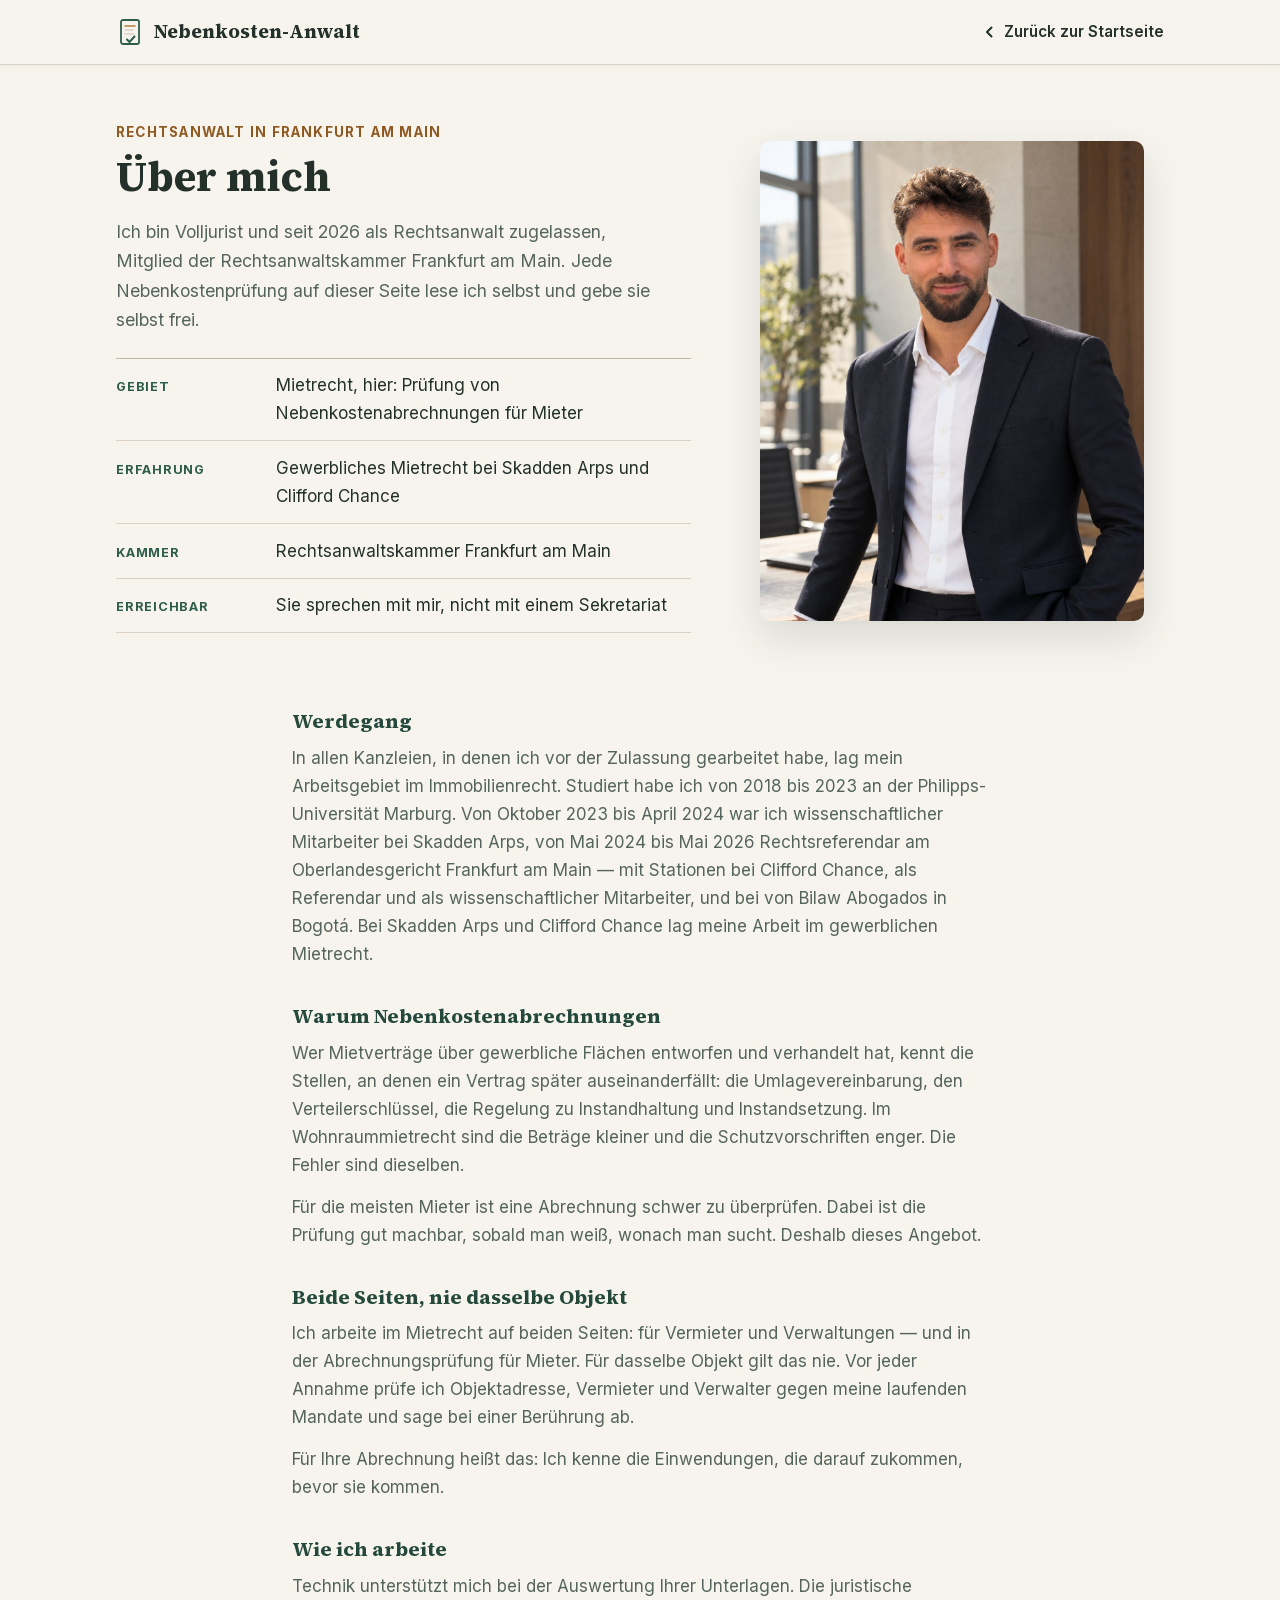
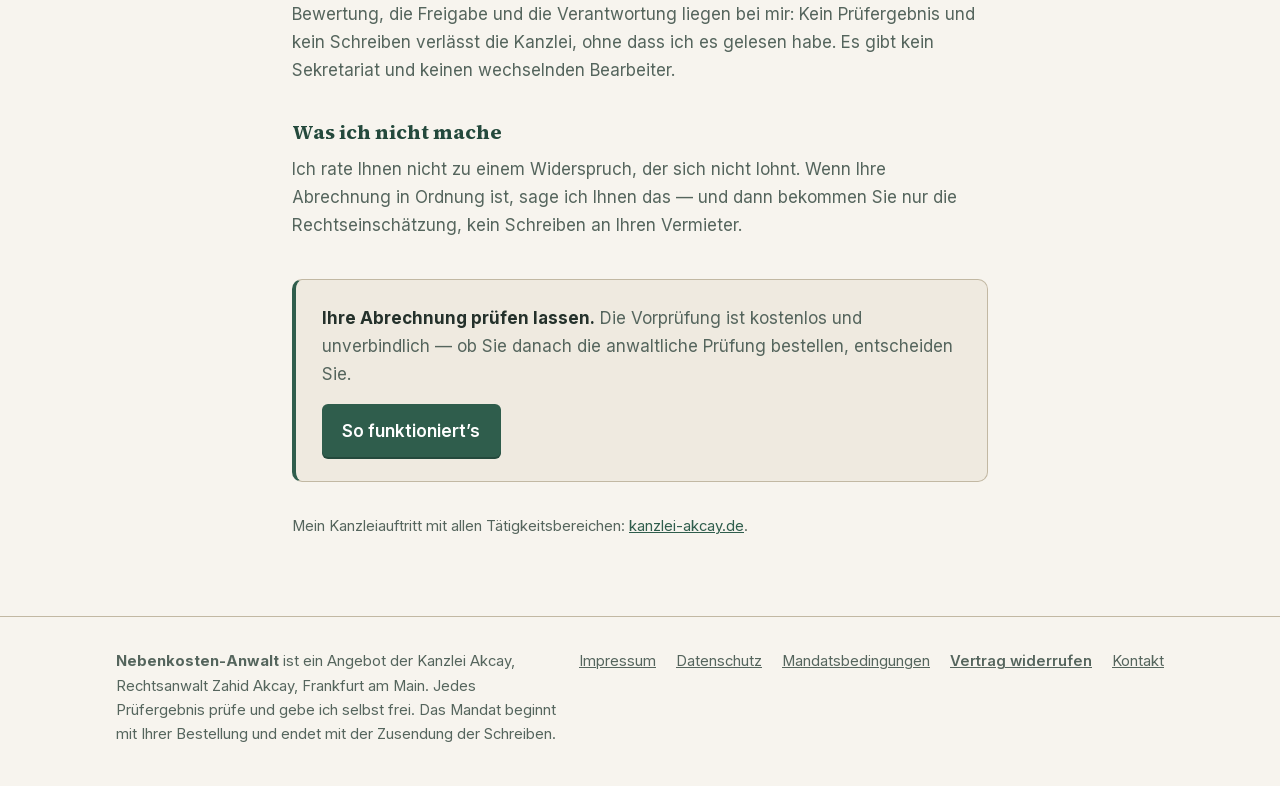
<file: ueber-mich.html>
<!DOCTYPE html>
<html lang="de">
<head>
<meta charset="UTF-8">
<meta name="viewport" content="width=device-width, initial-scale=1.0">
<title>Über mich — Nebenkosten-Anwalt | Kanzlei Akcay</title>
<meta name="description" content="Zahid Akcay, Rechtsanwalt in Frankfurt am Main: Werdegang im Mietrecht, Arbeitsweise und wie er Ihre Nebenkostenabrechnung prüft.">
<link rel="canonical" href="https://nebenkosten-anwalt.de/ueber-mich.html">
<meta name="theme-color" content="#2F5D4C">
<link rel="icon" href="data:image/svg+xml,%3Csvg xmlns='http://www.w3.org/2000/svg' viewBox='0 0 30 30'%3E%3Crect x='5' y='3' width='18' height='24' rx='2' fill='%23F7F4EE' stroke='%232F5D4C' stroke-width='1.8'/%3E%3Cline x1='9' y1='9' x2='19' y2='9' stroke='%23B97C3B' stroke-width='1.6' stroke-linecap='round'/%3E%3Cline x1='9' y1='13' x2='17' y2='13' stroke='%23D9D2C4' stroke-width='1.6' stroke-linecap='round'/%3E%3Cline x1='9' y1='17' x2='18' y2='17' stroke='%23D9D2C4' stroke-width='1.6' stroke-linecap='round'/%3E%3Cpath d='M11 22.5l2.5 2.5 5-5.5' stroke='%232F5D4C' stroke-width='2' stroke-linecap='round' stroke-linejoin='round' fill='none'/%3E%3C/svg%3E">

<!-- Selbst gehostete Schriften (SIL OFL) — identisch zu index.html -->
<link rel="preload" href="assets/fonts/source-serif-4-latin.woff2" as="font" type="font/woff2" crossorigin>
<link rel="preload" href="assets/fonts/inter-latin.woff2" as="font" type="font/woff2" crossorigin>
<style>
  @font-face { font-family: "Source Serif 4"; src: url("assets/fonts/source-serif-4-latin.woff2") format("woff2"); font-weight: 200 900; font-style: normal; font-display: swap; }
  @font-face { font-family: "Inter"; src: url("assets/fonts/inter-latin.woff2") format("woff2"); font-weight: 100 900; font-style: normal; font-display: swap; }
  :root {
    --ink: #24312B; --ink-soft: #55655D; --paper: #F7F4EE; --paper-deep: #EFEAE0;
    --moss: #2F5D4C; --moss-deep: #24493C; --amber: #B97C3B; --amber-text: #8F5A22;
    --line: #D9D2C4; --line-strong: #C2B8A3;
    --serif: "Source Serif 4", Charter, "Bitstream Charter", Cambria, Georgia, serif;
    --sans: "Inter", "Avenir Next", "Segoe UI", system-ui, sans-serif;
  }
  * { margin: 0; padding: 0; box-sizing: border-box; }
  html { scroll-behavior: smooth; }
  body { font-family: var(--sans); font-size: 1.0625rem; line-height: 1.65; color: var(--ink); background: var(--paper); -webkit-font-smoothing: antialiased; overflow-x: hidden; }
  h1, h2, h3 { font-family: var(--serif); font-weight: 700; line-height: 1.25; }
  a { color: var(--moss); }
  :where(a, button, summary, [tabindex]):focus-visible { outline: 3px solid var(--amber); outline-offset: 3px; border-radius: 4px; }
  .wrap { max-width: 68rem; margin: 0 auto; padding: 0 1.25rem; }
  .topbar { position: sticky; top: 0; z-index: 30; border-bottom: 1px solid var(--line); background: var(--paper); box-shadow: 0 1px 6px rgba(36,49,43,0.06); }
  .topbar__inner { display: flex; align-items: center; justify-content: space-between; gap: 0.6rem; padding-top: 1rem; padding-bottom: 1rem; }
  .brand { display: flex; align-items: center; gap: 0.5rem; font-family: var(--serif); font-size: 1.2rem; font-weight: 700; color: var(--ink); text-decoration: none; min-width: 0; }
  .brand svg { flex: none; }
  .brand__text { overflow: hidden; text-overflow: ellipsis; white-space: nowrap; }
  .topbar__back { font-family: var(--sans); font-size: 0.95rem; font-weight: 600; color: var(--ink); text-decoration: none; display: inline-flex; align-items: center; gap: 0.4rem; flex: none; }
  .topbar__back:hover { color: var(--moss-deep); }
  .text { max-width: 44rem; margin: 0 auto; padding: 2.5rem 1.25rem 4rem; }
  .text h1 { font-size: clamp(1.7rem, 3.5vw, 2.1rem); margin-bottom: 0.5rem; }
  .text h2 { font-size: 1.25rem; margin: 2.25rem 0 0.6rem; color: var(--moss-deep); scroll-margin-top: 5rem; }
  .text p, .text li { margin-bottom: 0.85rem; color: var(--ink-soft); }
  .text ul { padding-left: 1.25rem; margin-bottom: 0.85rem; }
  .text strong { color: var(--ink); }
  .leise { font-size: 0.92rem; color: var(--ink-soft); }
  .klein { font-size: 0.88rem; }
  /* Sichtbare Platzhalter — Bauwerkzeug, kein Gestaltungselement. Vor dem Livegang darf keiner mehr stehen. */
  .ph { display: inline-block; font-family: var(--sans); font-size: 0.9em; color: var(--amber-text); border: 1px dashed var(--amber); border-radius: 3px; padding: 0 0.35em; background: #fff; }
  footer { border-top: 1px solid var(--line-strong); padding: 2rem 0 2.5rem; font-size: 0.92rem; color: var(--ink-soft); }
  .footer__grid { display: grid; gap: 1.25rem; }
  .footer__links { list-style: none; display: flex; flex-wrap: wrap; gap: 1.25rem; padding: 0; }
  .footer__links li { margin: 0; }
  .footer__links a { color: var(--ink-soft); }
  .footer__legal { max-width: 38rem; }
  @media (max-width: 45.99rem) { .brand { font-size: 1rem; gap: 0.4rem; } .brand svg { width: 24px; height: 24px; } .topbar__back span { display: none; } }
  @media (min-width: 46rem) { .footer__grid { grid-template-columns: 1fr auto; align-items: start; } }
  @media (prefers-reduced-motion: reduce) { html { scroll-behavior: auto; } }
  /* ============ Über mich ============ */
  .kopf { display: grid; gap: 1.75rem; padding: 2.5rem 0 1rem; align-items: center; }
  .kopf__kicker { font-size: 0.85rem; font-weight: 700; letter-spacing: 0.09em; text-transform: uppercase; color: var(--amber-text); margin-bottom: 0.5rem; }
  .kopf h1 { font-size: clamp(1.9rem, 4vw, 2.6rem); margin-bottom: 0.9rem; }
  .kopf__lead { font-size: 1.1rem; color: var(--ink-soft); max-width: 34rem; }
  .kopf__bild { margin: 0; justify-self: center; width: 100%; max-width: 24rem; }
  .kopf__bild img { display: block; width: 100%; height: auto; aspect-ratio: 4 / 5; object-fit: cover; object-position: 50% 15%; border-radius: 10px; box-shadow: 0 16px 40px rgba(36,49,43,0.14); background: var(--paper-deep); }
  .eckdaten { list-style: none; display: grid; gap: 0; margin: 1.5rem 0 0.5rem; border-top: 1px solid var(--line-strong); }
  .eckdaten li { display: grid; gap: 0.15rem; padding: 0.8rem 0; border-bottom: 1px solid var(--line); margin: 0; }
  .eckdaten dt, .eckdaten .k { font-size: 0.8rem; font-weight: 700; letter-spacing: 0.06em; text-transform: uppercase; color: var(--moss); }
  .eckdaten .w { color: var(--ink); }
  .text--breit { max-width: 46rem; padding-top: 1rem; }
  .cta { margin-top: 2.5rem; padding: 1.5rem 1.6rem; background: var(--paper-deep); border: 1px solid var(--line-strong); border-left: 4px solid var(--moss); border-radius: 10px; }
  .cta p { margin-bottom: 1rem; }
  .btn { display: inline-flex; align-items: center; gap: 0.5rem; font-weight: 600; text-decoration: none; padding: 0.8rem 1.3rem; border-radius: 6px; background: var(--moss); color: #fff; box-shadow: 0 2px 0 var(--moss-deep); }
  .btn:hover { background: var(--moss-deep); }
  @media (min-width: 46rem) {
    .kopf { grid-template-columns: 1.15fr 0.85fr; gap: 3rem; padding-top: 3.5rem; }
    .eckdaten li { grid-template-columns: 9rem 1fr; gap: 1rem; align-items: baseline; }
  }
</style>
  <!-- Reichweitenmessung: Umami, selbst gehostet auf dem Kanzlei-Server (stats.nebenkosten-anwalt.de), cookielos;
       data-exclude-search verhindert, dass die Vorgangskennung (?vorgang=) in der Statistik landet. -->
  <script defer src="https://stats.nebenkosten-anwalt.de/script.js" data-website-id="d1858dae-dd51-4e26-ad65-438c7778cad7" data-domains="nebenkosten-anwalt.de" data-before-send="nkaUmamiVorSenden"></script>
<!-- Einwilligung für die Messung des Werbeerfolgs (Google Ads). Ohne Konto-ID in der Datei inaktiv;
     ohne Einwilligung wird nichts von Google geladen. Muss synchron im <head> stehen. -->
<script src="/assets/einwilligung.js"></script>
</head>
<body>

<header class="topbar">
  <div class="wrap topbar__inner">
    <a class="brand" href="index.html">
      <svg width="30" height="30" viewBox="0 0 30 30" fill="none" aria-hidden="true">
        <rect x="5" y="3" width="18" height="24" rx="2" fill="#F7F4EE" stroke="#2F5D4C" stroke-width="1.8"/>
        <line x1="9" y1="9"  x2="19" y2="9"  stroke="#B97C3B" stroke-width="1.6" stroke-linecap="round"/>
        <line x1="9" y1="13" x2="17" y2="13" stroke="#D9D2C4" stroke-width="1.6" stroke-linecap="round"/>
        <line x1="9" y1="17" x2="18" y2="17" stroke="#D9D2C4" stroke-width="1.6" stroke-linecap="round"/>
        <path d="M11 22.5l2.5 2.5 5-5.5" stroke="#2F5D4C" stroke-width="2" stroke-linecap="round" stroke-linejoin="round" fill="none"/>
      </svg>
      <span class="brand__text">Nebenkosten-Anwalt</span>
    </a>
    <a class="topbar__back" href="index.html">
      <svg width="16" height="16" viewBox="0 0 16 16" fill="none" aria-hidden="true"><path d="M9.5 3.5L5 8l4.5 4.5" stroke="currentColor" stroke-width="2" stroke-linecap="round" stroke-linejoin="round"/></svg>
      <span>Zurück zur Startseite</span>
    </a>
  </div>
</header>

<main>
<div class="wrap">
  <section class="kopf" aria-labelledby="titel">
    <div>
      <p class="kopf__kicker">Rechtsanwalt in Frankfurt am Main</p>
      <h1 id="titel">Über mich</h1>
      <p class="kopf__lead">Ich bin Volljurist und seit 2026 als Rechtsanwalt
      zugelassen, Mitglied der Rechtsanwaltskammer Frankfurt am Main. Jede Nebenkostenprüfung auf
      dieser Seite lese ich selbst und gebe sie selbst frei.</p>
      <ul class="eckdaten">
        <li><span class="k">Gebiet</span><span class="w">Mietrecht, hier: Prüfung von Nebenkostenabrechnungen für Mieter</span></li>
        <li><span class="k">Erfahrung</span><span class="w">Gewerbliches Mietrecht bei Skadden Arps und Clifford Chance</span></li>
        <li><span class="k">Kammer</span><span class="w">Rechtsanwaltskammer Frankfurt am Main</span></li>
        <li><span class="k">Erreichbar</span><span class="w">Sie sprechen mit mir, nicht mit einem Sekretariat</span></li>
      </ul>
    </div>
    <figure class="kopf__bild">
      <img src="assets/ueber-mich.jpg" alt="Zahid Akcay, Rechtsanwalt, in seinem Büro" width="1122" height="1402">
    </figure>
  </section>
</div>

<article class="text text--breit">
  <h2>Werdegang</h2>
  <p>In allen Kanzleien, in denen ich vor der Zulassung gearbeitet habe, lag mein Arbeitsgebiet im
  Immobilienrecht. Studiert habe ich von 2018 bis 2023 an der Philipps-Universität Marburg. Von
  Oktober 2023 bis April 2024 war ich wissenschaftlicher Mitarbeiter bei Skadden Arps, von Mai 2024
  bis Mai 2026 Rechtsreferendar am Oberlandesgericht Frankfurt am Main — mit Stationen bei Clifford
  Chance, als Referendar und als wissenschaftlicher Mitarbeiter, und bei von Bilaw Abogados in
  Bogotá. Bei Skadden Arps und Clifford Chance lag meine Arbeit im gewerblichen Mietrecht.</p>

  <h2>Warum Nebenkostenabrechnungen</h2>
  <p>Wer Mietverträge über gewerbliche Flächen entworfen und verhandelt hat, kennt die Stellen, an denen
  ein Vertrag später auseinanderfällt: die Umlagevereinbarung, den Verteilerschlüssel, die Regelung zu
  Instandhaltung und Instandsetzung. Im Wohnraummietrecht sind die Beträge kleiner und die
  Schutzvorschriften enger. Die Fehler sind dieselben.</p>
  <p>Für die meisten Mieter ist eine Abrechnung schwer zu überprüfen. Dabei ist die Prüfung gut
  machbar, sobald man weiß, wonach man sucht. Deshalb dieses Angebot.</p>

  <h2>Beide Seiten, nie dasselbe Objekt</h2>
  <p>Ich arbeite im Mietrecht auf beiden Seiten: für Vermieter und Verwaltungen — und in der
  Abrechnungsprüfung für Mieter. Für dasselbe Objekt gilt das nie. Vor jeder Annahme prüfe ich
  Objektadresse, Vermieter und Verwalter gegen meine laufenden Mandate und sage bei einer Berührung ab.</p>
  <p>Für Ihre Abrechnung heißt das: Ich kenne die Einwendungen, die darauf zukommen, bevor sie kommen.</p>

  <h2>Wie ich arbeite</h2>
  <p>Technik unterstützt mich bei der Auswertung Ihrer Unterlagen. Die juristische Bewertung, die
  Freigabe und die Verantwortung liegen bei mir: Kein Prüfergebnis und kein Schreiben verlässt die
  Kanzlei, ohne dass ich es gelesen habe. Es gibt kein Sekretariat und keinen wechselnden Bearbeiter.</p>

  <h2>Was ich nicht mache</h2>
  <p>Ich rate Ihnen nicht zu einem Widerspruch, der sich nicht lohnt. Wenn Ihre Abrechnung in
  Ordnung ist, sage ich Ihnen das — und dann bekommen Sie nur die Rechtseinschätzung, kein
  Schreiben an Ihren Vermieter.</p>

  <div class="cta">
    <p><strong>Ihre Abrechnung prüfen lassen.</strong> Die Vorprüfung ist kostenlos und
    unverbindlich — ob Sie danach die anwaltliche Prüfung bestellen, entscheiden Sie.</p>
    <a class="btn" href="index.html#ablauf">So funktioniert’s</a>
  </div>

  <p class="leise" style="margin-top:2rem">Mein Kanzleiauftritt mit allen Tätigkeitsbereichen:
  <a href="https://kanzlei-akcay.de/" rel="noopener">kanzlei-akcay.de</a>.</p>
</article>
</main>

<footer>
  <div class="wrap footer__grid">
    <div class="footer__legal">
      <p><strong>Nebenkosten-Anwalt</strong> ist ein Angebot der Kanzlei Akcay, Rechtsanwalt
      Zahid Akcay, Frankfurt am Main. Jedes Prüfergebnis prüfe und gebe ich selbst frei. Das Mandat
      beginnt mit Ihrer Bestellung und endet mit der Zusendung der Schreiben.</p>
    </div>
    <nav aria-label="Rechtliches">
      <ul class="footer__links">
        <li><a href="impressum.html">Impressum</a></li>
        <li><a href="datenschutz.html">Datenschutz</a></li>
        <li><a href="mandatsbedingungen.html">Mandatsbedingungen</a></li>
        <li><a href="widerruf.html" style="font-weight:600;text-decoration:underline">Vertrag widerrufen</a></li>
        <li><a href="mailto:info@nebenkosten-anwalt.de">Kontakt</a></li>
      </ul>
    </nav>
  </div>
</footer>

</body>
</html>
</file>
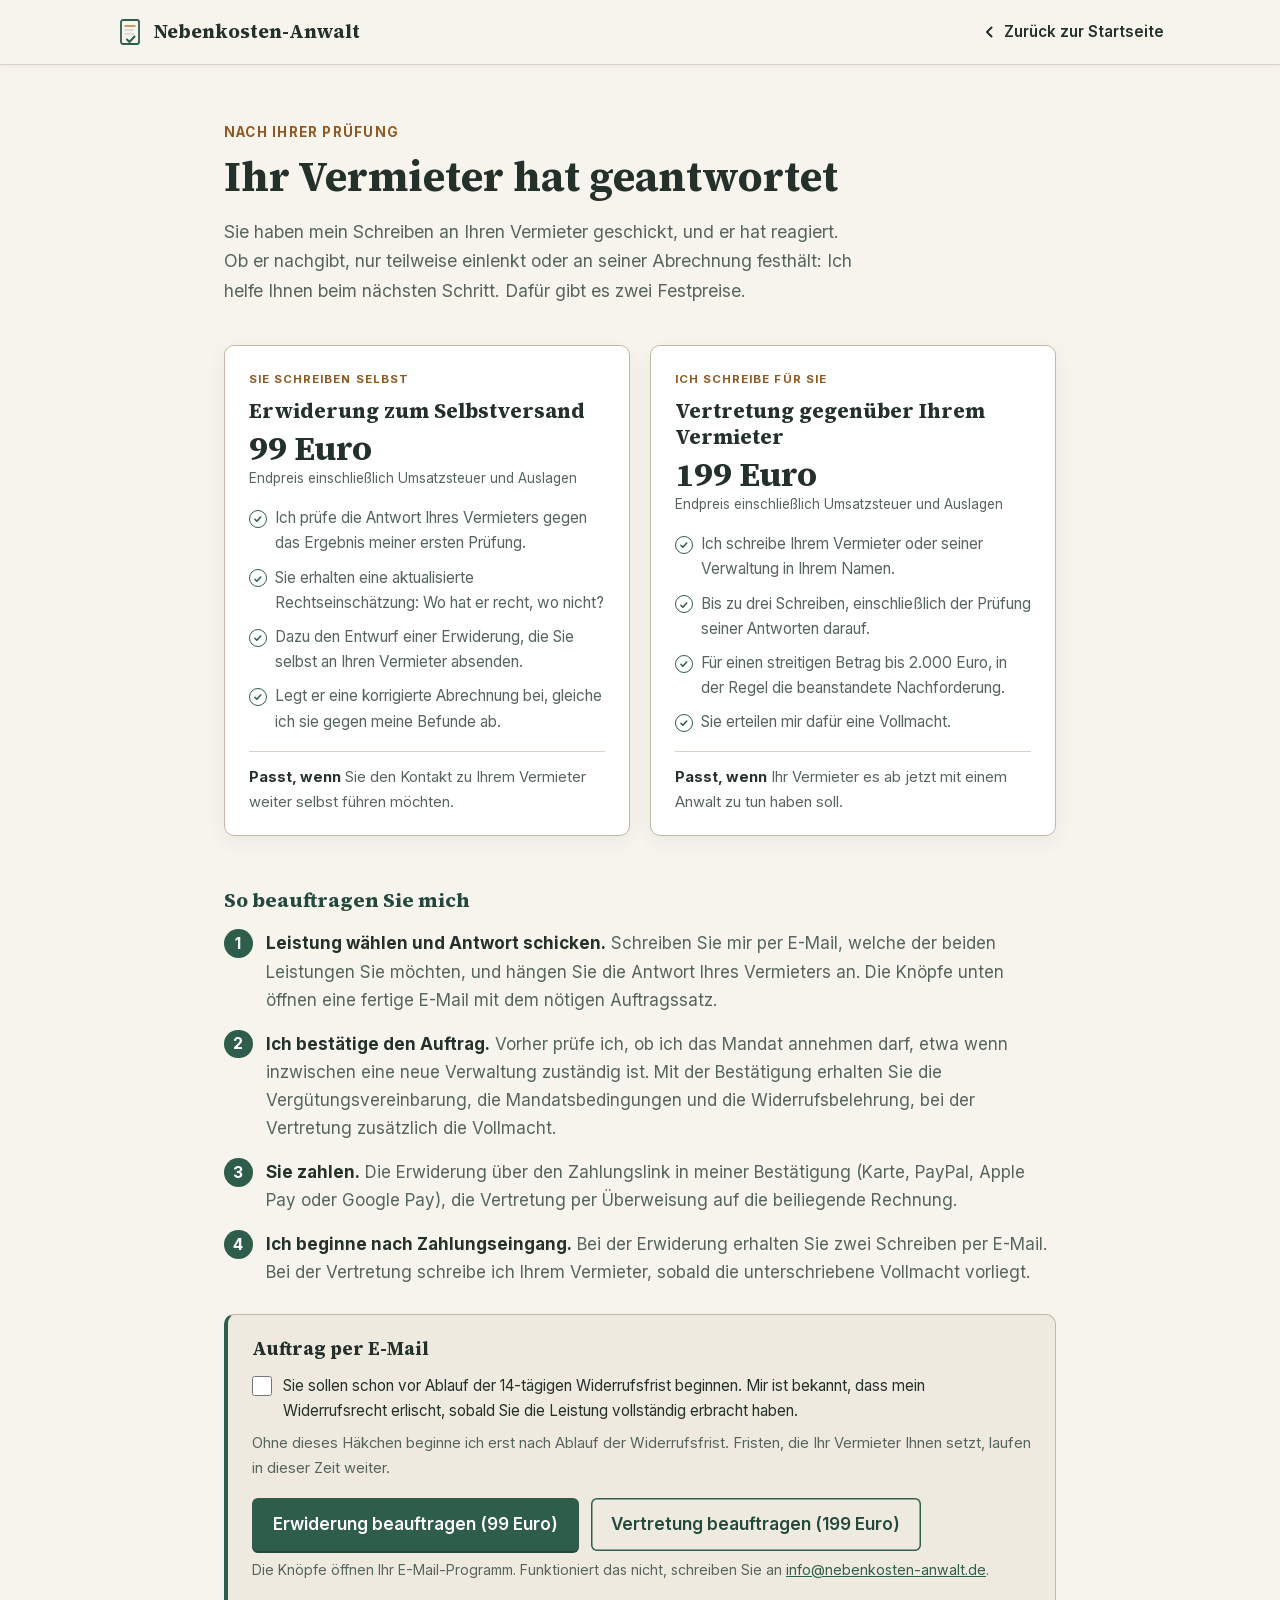
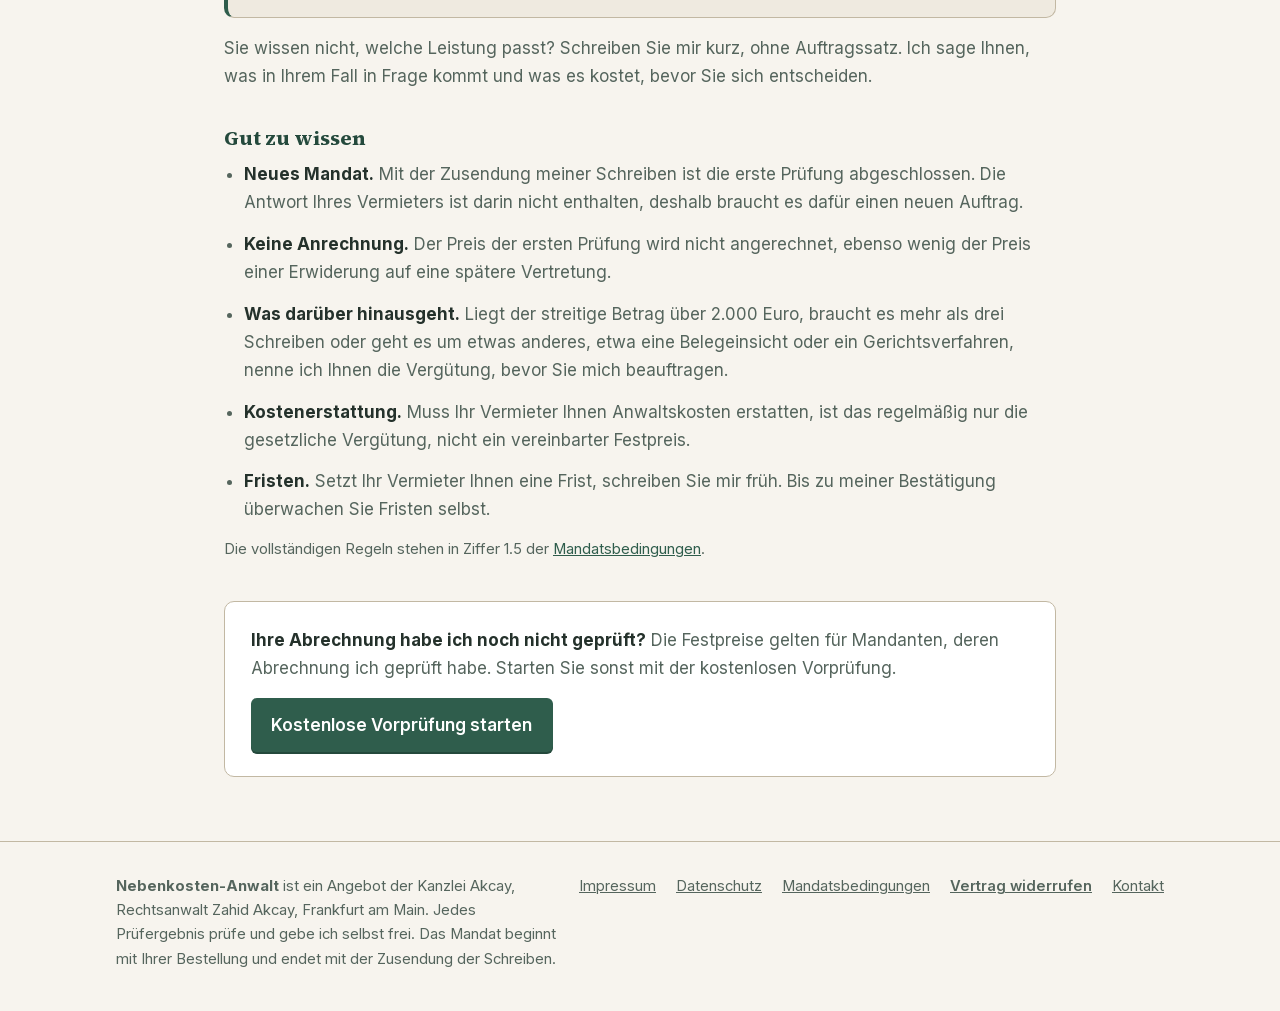
<file: vermieter-antwortet.html>
<!DOCTYPE html>
<html lang="de">
<head>
<meta charset="UTF-8">
<meta name="viewport" content="width=device-width, initial-scale=1.0">
<title>Ihr Vermieter hat geantwortet — Nebenkosten-Anwalt, Kanzlei Akcay</title>
<meta name="description" content="Ihr Vermieter hat auf das Schreiben zur Nebenkostenabrechnung geantwortet? Erwiderung zum Selbstversand für 99 Euro oder Vertretung gegenüber dem Vermieter für 199 Euro, zum Festpreis.">
<link rel="canonical" href="https://nebenkosten-anwalt.de/vermieter-antwortet.html">
<meta name="theme-color" content="#2F5D4C">
<link rel="icon" href="data:image/svg+xml,%3Csvg xmlns='http://www.w3.org/2000/svg' viewBox='0 0 30 30'%3E%3Crect x='5' y='3' width='18' height='24' rx='2' fill='%23F7F4EE' stroke='%232F5D4C' stroke-width='1.8'/%3E%3Cline x1='9' y1='9' x2='19' y2='9' stroke='%23B97C3B' stroke-width='1.6' stroke-linecap='round'/%3E%3Cline x1='9' y1='13' x2='17' y2='13' stroke='%23D9D2C4' stroke-width='1.6' stroke-linecap='round'/%3E%3Cline x1='9' y1='17' x2='18' y2='17' stroke='%23D9D2C4' stroke-width='1.6' stroke-linecap='round'/%3E%3Cpath d='M11 22.5l2.5 2.5 5-5.5' stroke='%232F5D4C' stroke-width='2' stroke-linecap='round' stroke-linejoin='round' fill='none'/%3E%3C/svg%3E">

<!-- Selbst gehostete Schriften (SIL OFL) — identisch zu index.html -->
<link rel="preload" href="assets/fonts/source-serif-4-latin.woff2" as="font" type="font/woff2" crossorigin>
<link rel="preload" href="assets/fonts/inter-latin.woff2" as="font" type="font/woff2" crossorigin>
<style>
  @font-face { font-family: "Source Serif 4"; src: url("assets/fonts/source-serif-4-latin.woff2") format("woff2"); font-weight: 200 900; font-style: normal; font-display: swap; }
  @font-face { font-family: "Inter"; src: url("assets/fonts/inter-latin.woff2") format("woff2"); font-weight: 100 900; font-style: normal; font-display: swap; }
  :root {
    --ink: #24312B; --ink-soft: #55655D; --paper: #F7F4EE; --paper-deep: #EFEAE0;
    --moss: #2F5D4C; --moss-deep: #24493C; --amber: #B97C3B; --amber-text: #8F5A22;
    --line: #D9D2C4; --line-strong: #C2B8A3;
    --serif: "Source Serif 4", Charter, "Bitstream Charter", Cambria, Georgia, serif;
    --sans: "Inter", "Avenir Next", "Segoe UI", system-ui, sans-serif;
  }
  * { margin: 0; padding: 0; box-sizing: border-box; }
  html { scroll-behavior: smooth; }
  body { font-family: var(--sans); font-size: 1.0625rem; line-height: 1.65; color: var(--ink); background: var(--paper); -webkit-font-smoothing: antialiased; overflow-x: hidden; }
  h1, h2, h3 { font-family: var(--serif); font-weight: 700; line-height: 1.25; }
  a { color: var(--moss); }
  :where(a, button, summary, [tabindex]):focus-visible { outline: 3px solid var(--amber); outline-offset: 3px; border-radius: 4px; }
  .wrap { max-width: 68rem; margin: 0 auto; padding: 0 1.25rem; }
  .topbar { position: sticky; top: 0; z-index: 30; border-bottom: 1px solid var(--line); background: var(--paper); box-shadow: 0 1px 6px rgba(36,49,43,0.06); }
  .topbar__inner { display: flex; align-items: center; justify-content: space-between; gap: 0.6rem; padding-top: 1rem; padding-bottom: 1rem; }
  .brand { display: flex; align-items: center; gap: 0.5rem; font-family: var(--serif); font-size: 1.2rem; font-weight: 700; color: var(--ink); text-decoration: none; min-width: 0; }
  .brand svg { flex: none; }
  .brand__text { overflow: hidden; text-overflow: ellipsis; white-space: nowrap; }
  .topbar__back { font-family: var(--sans); font-size: 0.95rem; font-weight: 600; color: var(--ink); text-decoration: none; display: inline-flex; align-items: center; gap: 0.4rem; flex: none; }
  .topbar__back:hover { color: var(--moss-deep); }
  .text { max-width: 44rem; margin: 0 auto; padding: 2.5rem 1.25rem 4rem; }
  .text h1 { font-size: clamp(1.7rem, 3.5vw, 2.1rem); margin-bottom: 0.5rem; }
  .text h2 { font-size: 1.25rem; margin: 2.25rem 0 0.6rem; color: var(--moss-deep); scroll-margin-top: 5rem; }
  .text p, .text li { margin-bottom: 0.85rem; color: var(--ink-soft); }
  .text ul { padding-left: 1.25rem; margin-bottom: 0.85rem; }
  .text strong { color: var(--ink); }
  .leise { font-size: 0.92rem; color: var(--ink-soft); }
  .klein { font-size: 0.88rem; }
  /* Sichtbare Platzhalter — Bauwerkzeug, kein Gestaltungselement. Vor dem Livegang darf keiner mehr stehen. */
  .ph { display: inline-block; font-family: var(--sans); font-size: 0.9em; color: var(--amber-text); border: 1px dashed var(--amber); border-radius: 3px; padding: 0 0.35em; background: #fff; }
  footer { border-top: 1px solid var(--line-strong); padding: 2rem 0 2.5rem; font-size: 0.92rem; color: var(--ink-soft); }
  .footer__grid { display: grid; gap: 1.25rem; }
  .footer__links { list-style: none; display: flex; flex-wrap: wrap; gap: 1.25rem; padding: 0; }
  .footer__links li { margin: 0; }
  .footer__links a { color: var(--ink-soft); }
  .footer__legal { max-width: 38rem; }
  @media (max-width: 45.99rem) { .brand { font-size: 1rem; gap: 0.4rem; } .brand svg { width: 24px; height: 24px; } .topbar__back span { display: none; } }
  @media (min-width: 46rem) { .footer__grid { grid-template-columns: 1fr auto; align-items: start; } }
  @media (prefers-reduced-motion: reduce) { html { scroll-behavior: auto; } }
  /* ============ Vermieter hat geantwortet ============ */
  .kopf { padding: 2.5rem 0 0.5rem; max-width: 46rem; }
  .kopf__kicker { font-size: 0.85rem; font-weight: 700; letter-spacing: 0.09em; text-transform: uppercase; color: var(--amber-text); margin-bottom: 0.5rem; }
  .kopf h1 { font-size: clamp(1.9rem, 4vw, 2.6rem); margin-bottom: 0.9rem; }
  .kopf__lead { font-size: 1.1rem; color: var(--ink-soft); max-width: 40rem; }
  .angebote { display: grid; gap: 1.25rem; margin: 2rem 0 0.5rem; }
  .angebot { background: #fff; border: 1px solid var(--line-strong); border-radius: 10px; box-shadow: 0 6px 20px rgba(36,49,43,0.06); padding: 1.5rem 1.5rem 1.35rem; display: flex; flex-direction: column; }
  .angebot__tag { font-size: 0.72rem; font-weight: 700; letter-spacing: 0.09em; text-transform: uppercase; color: var(--amber-text); margin-bottom: 0.6rem; }
  .angebot h2 { font-size: 1.3rem; margin-bottom: 0.35rem; }
  .angebot__preis { font-family: var(--serif); font-size: 2.1rem; font-weight: 700; color: var(--ink); line-height: 1.1; }
  .angebot__preis-hinweis { font-size: 0.85rem; color: var(--ink-soft); margin-bottom: 1rem; }
  .angebot ul { list-style: none; padding: 0; margin: 0 0 1rem; display: grid; gap: 0.55rem; }
  .angebot li { position: relative; padding-left: 1.6rem; font-size: 0.96rem; color: var(--ink-soft); }
  .angebot li::before { content: ""; position: absolute; left: 0; top: 0.3rem; width: 1rem; height: 1rem; border-radius: 50%; border: 1.4px solid var(--moss); background: url("data:image/svg+xml,%3Csvg xmlns='http://www.w3.org/2000/svg' viewBox='0 0 16 16'%3E%3Cpath d='M4.5 8.3l2.2 2.2 4.4-4.7' stroke='%232F5D4C' stroke-width='1.8' fill='none' stroke-linecap='round' stroke-linejoin='round'/%3E%3C/svg%3E") center / 0.85rem no-repeat; }
  .angebot__fuer { margin-top: auto; padding-top: 0.85rem; border-top: 1px solid var(--line); font-size: 0.92rem; color: var(--ink-soft); }
  .angebot__fuer strong { color: var(--ink); }
  .text { padding-top: 0.5rem; max-width: 46rem; }
  .schritte { list-style: none; counter-reset: s; padding: 0 !important; margin: 1rem 0 1.5rem; display: grid; gap: 1rem; }
  .schritte li { counter-increment: s; position: relative; padding-left: 2.6rem; margin: 0; }
  .schritte li::before { content: counter(s); position: absolute; left: 0; top: 0; width: 1.8rem; height: 1.8rem; border-radius: 50%; background: var(--moss); color: #fff; font-weight: 700; font-size: 0.95rem; display: grid; place-items: center; }
  .auftrag { margin: 1.75rem 0 1rem; padding: 1.4rem 1.5rem; background: var(--paper-deep); border: 1px solid var(--line-strong); border-left: 4px solid var(--moss); border-radius: 10px; }
  .auftrag h3 { font-size: 1.15rem; margin-bottom: 0.8rem; }
  .sofort { display: flex; gap: 0.7rem; align-items: flex-start; font-size: 0.95rem; color: var(--ink); cursor: pointer; margin-bottom: 0.5rem; }
  .sofort input { flex: none; width: 1.25rem; height: 1.25rem; margin-top: 0.2rem; accent-color: var(--moss); }
  .auftrag__knoepfe { display: flex; flex-wrap: wrap; gap: 0.75rem; margin: 1.1rem 0 0.4rem; }
  .btn { display: inline-flex; align-items: center; gap: 0.5rem; font-weight: 600; text-decoration: none; padding: 0.8rem 1.3rem; border-radius: 6px; background: var(--moss); color: #fff; box-shadow: 0 2px 0 var(--moss-deep); min-height: 44px; }
  .btn:hover { background: var(--moss-deep); }
  .btn--ghost { background: transparent; color: var(--moss-deep); box-shadow: inset 0 0 0 1.5px var(--moss); }
  .btn--ghost:hover { background: rgba(47,93,76,0.08); }
  .hinweise { padding-left: 1.25rem; }
  .cta { margin-top: 2.5rem; padding: 1.5rem 1.6rem; background: #fff; border: 1px solid var(--line-strong); border-radius: 10px; }
  .cta p { margin-bottom: 1rem; }
  @media (min-width: 46rem) {
    .kopf { padding-top: 3.5rem; }
    .angebote { grid-template-columns: 1fr 1fr; }
  }
  .seite { max-width: 52rem; margin: 0 auto; }
  .text { max-width: 54.5rem; }
</style>
  <!-- Reichweitenmessung: Umami, selbst gehostet auf dem Kanzlei-Server (stats.nebenkosten-anwalt.de), cookielos;
       data-exclude-search verhindert, dass die Vorgangskennung (?vorgang=) in der Statistik landet. -->
  <script defer src="https://stats.nebenkosten-anwalt.de/script.js" data-website-id="d1858dae-dd51-4e26-ad65-438c7778cad7" data-domains="nebenkosten-anwalt.de" data-before-send="nkaUmamiVorSenden"></script>
<!-- Einwilligung für die Messung des Werbeerfolgs (Google Ads). Ohne Konto-ID in der Datei inaktiv;
     ohne Einwilligung wird nichts von Google geladen. Muss synchron im <head> stehen. -->
<script src="/assets/einwilligung.js"></script>
</head>
<body>

<header class="topbar">
  <div class="wrap topbar__inner">
    <a class="brand" href="index.html">
      <svg width="30" height="30" viewBox="0 0 30 30" fill="none" aria-hidden="true">
        <rect x="5" y="3" width="18" height="24" rx="2" fill="#F7F4EE" stroke="#2F5D4C" stroke-width="1.8"/>
        <line x1="9" y1="9"  x2="19" y2="9"  stroke="#B97C3B" stroke-width="1.6" stroke-linecap="round"/>
        <line x1="9" y1="13" x2="17" y2="13" stroke="#D9D2C4" stroke-width="1.6" stroke-linecap="round"/>
        <line x1="9" y1="17" x2="18" y2="17" stroke="#D9D2C4" stroke-width="1.6" stroke-linecap="round"/>
        <path d="M11 22.5l2.5 2.5 5-5.5" stroke="#2F5D4C" stroke-width="2" stroke-linecap="round" stroke-linejoin="round" fill="none"/>
      </svg>
      <span class="brand__text">Nebenkosten-Anwalt</span>
    </a>
    <a class="topbar__back" href="index.html">
      <svg width="16" height="16" viewBox="0 0 16 16" fill="none" aria-hidden="true"><path d="M9.5 3.5L5 8l4.5 4.5" stroke="currentColor" stroke-width="2" stroke-linecap="round" stroke-linejoin="round"/></svg>
      <span>Zurück zur Startseite</span>
    </a>
  </div>
</header>

<main>
<div class="wrap">
  <div class="seite">
  <section class="kopf" aria-labelledby="titel">
    <p class="kopf__kicker">Nach Ihrer Prüfung</p>
    <h1 id="titel">Ihr Vermieter hat geantwortet</h1>
    <p class="kopf__lead">Sie haben mein Schreiben an Ihren Vermieter geschickt, und er hat reagiert. Ob er
    nachgibt, nur teilweise einlenkt oder an seiner Abrechnung festhält: Ich helfe Ihnen beim nächsten Schritt.
    Dafür gibt es zwei Festpreise.</p>
  </section>

  <div class="angebote">
    <article class="angebot" aria-labelledby="erwiderung-titel">
      <p class="angebot__tag">Sie schreiben selbst</p>
      <h2 id="erwiderung-titel">Erwiderung zum Selbstversand</h2>
      <p class="angebot__preis">99&nbsp;Euro</p>
      <p class="angebot__preis-hinweis">Endpreis einschließlich Umsatzsteuer und Auslagen</p>
      <ul>
        <li>Ich prüfe die Antwort Ihres Vermieters gegen das Ergebnis meiner ersten Prüfung.</li>
        <li>Sie erhalten eine aktualisierte Rechtseinschätzung: Wo hat er recht, wo nicht?</li>
        <li>Dazu den Entwurf einer Erwiderung, die Sie selbst an Ihren Vermieter absenden.</li>
        <li>Legt er eine korrigierte Abrechnung bei, gleiche ich sie gegen meine Befunde ab.</li>
      </ul>
      <p class="angebot__fuer"><strong>Passt, wenn</strong> Sie den Kontakt zu Ihrem Vermieter weiter selbst
      führen möchten.</p>
    </article>

    <article class="angebot" aria-labelledby="vertretung-titel">
      <p class="angebot__tag">Ich schreibe für Sie</p>
      <h2 id="vertretung-titel">Vertretung gegenüber Ihrem Vermieter</h2>
      <p class="angebot__preis">199&nbsp;Euro</p>
      <p class="angebot__preis-hinweis">Endpreis einschließlich Umsatzsteuer und Auslagen</p>
      <ul>
        <li>Ich schreibe Ihrem Vermieter oder seiner Verwaltung in Ihrem Namen.</li>
        <li>Bis zu drei Schreiben, einschließlich der Prüfung seiner Antworten darauf.</li>
        <li>Für einen streitigen Betrag bis 2.000 Euro, in der Regel die beanstandete Nachforderung.</li>
        <li>Sie erteilen mir dafür eine Vollmacht.</li>
      </ul>
      <p class="angebot__fuer"><strong>Passt, wenn</strong> Ihr Vermieter es ab jetzt mit einem Anwalt zu tun
      haben soll.</p>
    </article>
  </div>
  </div>
</div>

<article class="text">
  <h2 id="beauftragen">So beauftragen Sie mich</h2>
  <ol class="schritte">
    <li><strong>Leistung wählen und Antwort schicken.</strong> Schreiben Sie mir per E-Mail, welche der beiden
    Leistungen Sie möchten, und hängen Sie die Antwort Ihres Vermieters an. Die Knöpfe unten öffnen eine fertige
    E-Mail mit dem nötigen Auftragssatz.</li>
    <li><strong>Ich bestätige den Auftrag.</strong> Vorher prüfe ich, ob ich das Mandat annehmen darf, etwa wenn
    inzwischen eine neue Verwaltung zuständig ist. Mit der Bestätigung erhalten Sie die Vergütungsvereinbarung,
    die Mandatsbedingungen und die Widerrufsbelehrung, bei der Vertretung zusätzlich die Vollmacht.</li>
    <li><strong>Sie zahlen.</strong> Die Erwiderung über den Zahlungslink in meiner Bestätigung (Karte, PayPal,
    Apple Pay oder Google Pay), die Vertretung per Überweisung auf die beiliegende Rechnung.</li>
    <li><strong>Ich beginne nach Zahlungseingang.</strong> Bei der Erwiderung erhalten Sie zwei Schreiben per
    E-Mail. Bei der Vertretung schreibe ich Ihrem Vermieter, sobald die unterschriebene Vollmacht vorliegt.</li>
  </ol>

  <div class="auftrag">
    <h3>Auftrag per E-Mail</h3>
    <label class="sofort">
      <input type="checkbox" id="sofort">
      <span>Sie sollen schon vor Ablauf der 14-tägigen Widerrufsfrist beginnen. Mir ist bekannt, dass mein
      Widerrufsrecht erlischt, sobald Sie die Leistung vollständig erbracht haben.</span>
    </label>
    <p class="leise">Ohne dieses Häkchen beginne ich erst nach Ablauf der Widerrufsfrist. Fristen, die Ihr Vermieter
    Ihnen setzt, laufen in dieser Zeit weiter.</p>
    <div class="auftrag__knoepfe">
      <a class="btn" id="mail-erwiderung" href="mailto:info@nebenkosten-anwalt.de?subject=Neues%20Mandat%3A%20Erwiderung%20zum%20Selbstversand">Erwiderung beauftragen (99&nbsp;Euro)</a>
      <a class="btn btn--ghost" id="mail-vertretung" href="mailto:info@nebenkosten-anwalt.de?subject=Neues%20Mandat%3A%20Vertretung%20gegen%C3%BCber%20dem%20Vermieter">Vertretung beauftragen (199&nbsp;Euro)</a>
    </div>
    <p class="leise klein">Die Knöpfe öffnen Ihr E-Mail-Programm. Funktioniert das nicht, schreiben Sie an
    <a href="mailto:info@nebenkosten-anwalt.de">info@nebenkosten-anwalt.de</a>.</p>
  </div>

  <p>Sie wissen nicht, welche Leistung passt? Schreiben Sie mir kurz, ohne Auftragssatz. Ich sage Ihnen, was in
  Ihrem Fall in Frage kommt und was es kostet, bevor Sie sich entscheiden.</p>

  <h2>Gut zu wissen</h2>
  <ul class="hinweise">
    <li><strong>Neues Mandat.</strong> Mit der Zusendung meiner Schreiben ist die erste Prüfung abgeschlossen. Die
    Antwort Ihres Vermieters ist darin nicht enthalten, deshalb braucht es dafür einen neuen Auftrag.</li>
    <li><strong>Keine Anrechnung.</strong> Der Preis der ersten Prüfung wird nicht angerechnet, ebenso wenig der
    Preis einer Erwiderung auf eine spätere Vertretung.</li>
    <li><strong>Was darüber hinausgeht.</strong> Liegt der streitige Betrag über 2.000 Euro, braucht es
    mehr als drei Schreiben oder geht es um etwas anderes, etwa eine Belegeinsicht oder ein Gerichtsverfahren,
    nenne ich Ihnen die Vergütung, bevor Sie mich beauftragen.</li>
    <li><strong>Kostenerstattung.</strong> Muss Ihr Vermieter Ihnen Anwaltskosten erstatten, ist das regelmäßig
    nur die gesetzliche Vergütung, nicht ein vereinbarter Festpreis.</li>
    <li><strong>Fristen.</strong> Setzt Ihr Vermieter Ihnen eine Frist, schreiben Sie mir früh. Bis zu meiner
    Bestätigung überwachen Sie Fristen selbst.</li>
  </ul>
  <p class="leise">Die vollständigen Regeln stehen in Ziffer 1.5 der
  <a href="mandatsbedingungen.html#neues-mandat">Mandatsbedingungen</a>.</p>

  <div class="cta">
    <p><strong>Ihre Abrechnung habe ich noch nicht geprüft?</strong> Die Festpreise gelten für Mandanten, deren
    Abrechnung ich geprüft habe. Starten Sie sonst mit der kostenlosen Vorprüfung.</p>
    <a class="btn" href="pruefung.html">Kostenlose Vorprüfung starten</a>
  </div>
</article>
</main>

<script>
  /* Auftrags-E-Mail: Satz zum sofortigen Beginn nur bei gesetztem Häkchen (kein vorausgefülltes Einverständnis).
     Vorgangsnummer optional aus ?vorgang= (Link in der Ergebnis-Mail). */
  (function () {
    var vorgang = '';
    try { vorgang = new URLSearchParams(location.search).get('vorgang') || ''; } catch (e) {}
    if (!/^[A-Za-z0-9_-]{4,64}$/.test(vorgang)) vorgang = '';
    var adresse = 'info@nebenkosten-anwalt.de';
    var arten = {
      'mail-erwiderung': {
        betreff: 'Neues Mandat: Erwiderung zum Selbstversand',
        satz: 'Ich beauftrage Sie mit der Erwiderung zum Selbstversand zum Festpreis von 99,00 Euro nach Ziffer 1.5 Ihrer Mandatsbedingungen.',
        zusatz: ''
      },
      'mail-vertretung': {
        betreff: 'Neues Mandat: Vertretung gegenüber dem Vermieter',
        satz: 'Ich beauftrage Sie mit meiner Vertretung gegenüber meinem Vermieter zum Festpreis von 199,00 Euro nach Ziffer 1.5 Ihrer Mandatsbedingungen.',
        zusatz: 'Streitiger Betrag: [Betrag] Euro\n'
      }
    };
    var sofortSatz = 'Ich verlange ausdrücklich, dass Sie vor Ablauf der Widerrufsfrist mit der Tätigkeit beginnen, und weiß, dass mein Widerrufsrecht erlischt, sobald Sie die Leistung vollständig erbracht haben.';
    var haken = document.getElementById('sofort');
    function baue() {
      Object.keys(arten).forEach(function (id) {
        var a = arten[id];
        var text = 'Guten Tag Herr Akcay,\n\n'
          + 'Vorgangsnummer: ' + (vorgang || '[aus Ihrer Bestellbestätigung]') + '\n'
          + a.zusatz
          + 'Die Antwort meines Vermieters hänge ich an.\n\n'
          + a.satz + (haken.checked ? ' ' + sofortSatz : '') + '\n\n'
          + 'Mit freundlichen Grüßen\n[Ihr Name]';
        document.getElementById(id).href = 'mailto:' + adresse
          + '?subject=' + encodeURIComponent(a.betreff + (vorgang ? ' (' + vorgang + ')' : ''))
          + '&body=' + encodeURIComponent(text);
      });
    }
    haken.addEventListener('change', baue);
    baue();
  })();
</script>

<footer>
  <div class="wrap footer__grid">
    <div class="footer__legal">
      <p><strong>Nebenkosten-Anwalt</strong> ist ein Angebot der Kanzlei Akcay, Rechtsanwalt
      Zahid Akcay, Frankfurt am Main. Jedes Prüfergebnis prüfe und gebe ich selbst frei. Das Mandat
      beginnt mit Ihrer Bestellung und endet mit der Zusendung der Schreiben.</p>
    </div>
    <nav aria-label="Rechtliches">
      <ul class="footer__links">
        <li><a href="impressum.html">Impressum</a></li>
        <li><a href="datenschutz.html">Datenschutz</a></li>
        <li><a href="mandatsbedingungen.html">Mandatsbedingungen</a></li>
        <li><a href="widerruf.html" style="font-weight:600;text-decoration:underline">Vertrag widerrufen</a></li>
        <li><a href="mailto:info@nebenkosten-anwalt.de">Kontakt</a></li>
      </ul>
    </nav>
  </div>
</footer>

</body>
</html>
</file>
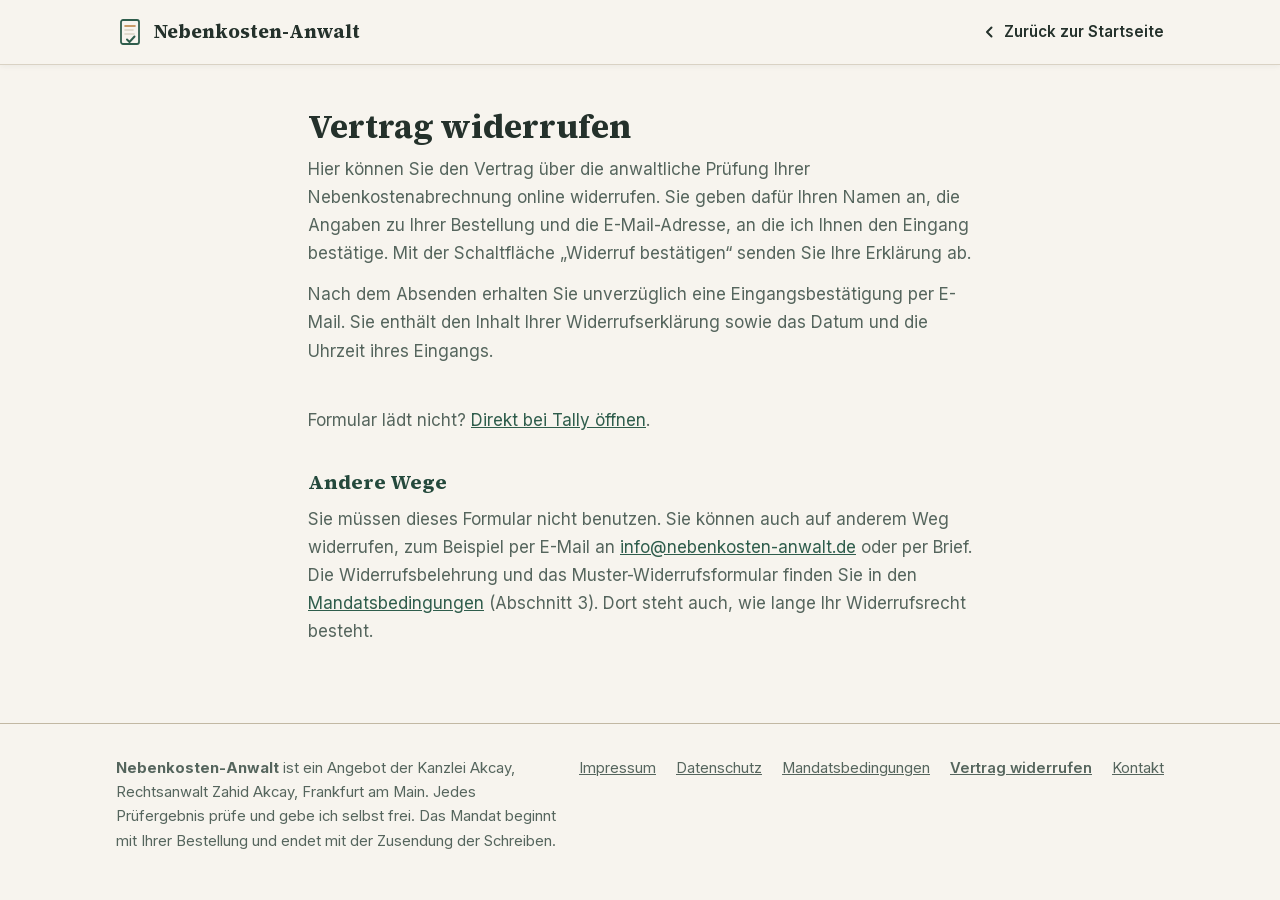
<file: widerruf.html>
<!DOCTYPE html>
<html lang="de">
<head>
<meta charset="UTF-8">
<meta name="viewport" content="width=device-width, initial-scale=1.0">
<title>Vertrag widerrufen — Nebenkosten-Anwalt | Kanzlei Akcay</title>
<meta name="description" content="Widerrufsfunktion nach § 356a BGB: Vertrag über die anwaltliche Prüfung einer Nebenkostenabrechnung online widerrufen.">
<meta name="robots" content="noindex">
<link rel="canonical" href="https://nebenkosten-anwalt.de/widerruf.html">
<meta name="theme-color" content="#2F5D4C">
<link rel="icon" href="data:image/svg+xml,%3Csvg xmlns='http://www.w3.org/2000/svg' viewBox='0 0 30 30'%3E%3Crect x='5' y='3' width='18' height='24' rx='2' fill='%23F7F4EE' stroke='%232F5D4C' stroke-width='1.8'/%3E%3Cline x1='9' y1='9' x2='19' y2='9' stroke='%23B97C3B' stroke-width='1.6' stroke-linecap='round'/%3E%3Cline x1='9' y1='13' x2='17' y2='13' stroke='%23D9D2C4' stroke-width='1.6' stroke-linecap='round'/%3E%3Cline x1='9' y1='17' x2='18' y2='17' stroke='%23D9D2C4' stroke-width='1.6' stroke-linecap='round'/%3E%3Cpath d='M11 22.5l2.5 2.5 5-5.5' stroke='%232F5D4C' stroke-width='2' stroke-linecap='round' stroke-linejoin='round' fill='none'/%3E%3C/svg%3E">

<!-- Selbst gehostete Schriften (SIL OFL) — identisch zu index.html -->
<link rel="preload" href="assets/fonts/source-serif-4-latin.woff2" as="font" type="font/woff2" crossorigin>
<link rel="preload" href="assets/fonts/inter-latin.woff2" as="font" type="font/woff2" crossorigin>
<style>
  @font-face { font-family: "Source Serif 4"; src: url("assets/fonts/source-serif-4-latin.woff2") format("woff2"); font-weight: 200 900; font-style: normal; font-display: swap; }
  @font-face { font-family: "Inter"; src: url("assets/fonts/inter-latin.woff2") format("woff2"); font-weight: 100 900; font-style: normal; font-display: swap; }
  :root {
    --ink: #24312B; --ink-soft: #55655D; --paper: #F7F4EE; --paper-deep: #EFEAE0;
    --moss: #2F5D4C; --moss-deep: #24493C; --amber: #B97C3B; --amber-text: #8F5A22;
    --line: #D9D2C4; --line-strong: #C2B8A3;
    --serif: "Source Serif 4", Charter, "Bitstream Charter", Cambria, Georgia, serif;
    --sans: "Inter", "Avenir Next", "Segoe UI", system-ui, sans-serif;
  }
  * { margin: 0; padding: 0; box-sizing: border-box; }
  html { scroll-behavior: smooth; }
  body { font-family: var(--sans); font-size: 1.0625rem; line-height: 1.65; color: var(--ink); background: var(--paper); -webkit-font-smoothing: antialiased; overflow-x: hidden; }
  h1, h2, h3 { font-family: var(--serif); font-weight: 700; line-height: 1.25; }
  a { color: var(--moss); }
  :where(a, button, summary, [tabindex]):focus-visible { outline: 3px solid var(--amber); outline-offset: 3px; border-radius: 4px; }
  .wrap { max-width: 68rem; margin: 0 auto; padding: 0 1.25rem; }
  .topbar { position: sticky; top: 0; z-index: 30; border-bottom: 1px solid var(--line); background: var(--paper); box-shadow: 0 1px 6px rgba(36,49,43,0.06); }
  .topbar__inner { display: flex; align-items: center; justify-content: space-between; gap: 0.6rem; padding-top: 1rem; padding-bottom: 1rem; }
  .brand { display: flex; align-items: center; gap: 0.5rem; font-family: var(--serif); font-size: 1.2rem; font-weight: 700; color: var(--ink); text-decoration: none; min-width: 0; }
  .brand svg { flex: none; }
  .brand__text { overflow: hidden; text-overflow: ellipsis; white-space: nowrap; }
  .topbar__back { font-family: var(--sans); font-size: 0.95rem; font-weight: 600; color: var(--ink); text-decoration: none; display: inline-flex; align-items: center; gap: 0.4rem; flex: none; }
  .topbar__back:hover { color: var(--moss-deep); }
  .text { max-width: 44rem; margin: 0 auto; padding: 2.5rem 1.25rem 4rem; }
  .text h1 { font-size: clamp(1.7rem, 3.5vw, 2.1rem); margin-bottom: 0.5rem; }
  .text h2 { font-size: 1.25rem; margin: 2.25rem 0 0.6rem; color: var(--moss-deep); scroll-margin-top: 5rem; }
  .text p, .text li { margin-bottom: 0.85rem; color: var(--ink-soft); }
  .text ul { padding-left: 1.25rem; margin-bottom: 0.85rem; }
  .text strong { color: var(--ink); }
  .leise { font-size: 0.92rem; color: var(--ink-soft); }
  .klein { font-size: 0.88rem; }
  /* Sichtbare Platzhalter — Bauwerkzeug, kein Gestaltungselement. Vor dem Livegang darf keiner mehr stehen. */
  .ph { display: inline-block; font-family: var(--sans); font-size: 0.9em; color: var(--amber-text); border: 1px dashed var(--amber); border-radius: 3px; padding: 0 0.35em; background: #fff; }
  footer { border-top: 1px solid var(--line-strong); padding: 2rem 0 2.5rem; font-size: 0.92rem; color: var(--ink-soft); }
  .footer__grid { display: grid; gap: 1.25rem; }
  .footer__links { list-style: none; display: flex; flex-wrap: wrap; gap: 1.25rem; padding: 0; }
  .footer__links li { margin: 0; }
  .footer__links a { color: var(--ink-soft); }
  .footer__legal { max-width: 38rem; }
  @media (max-width: 45.99rem) { .brand { font-size: 1rem; gap: 0.4rem; } .brand svg { width: 24px; height: 24px; } .topbar__back span { display: none; } }
  @media (min-width: 46rem) { .footer__grid { grid-template-columns: 1fr auto; align-items: start; } }
  @media (prefers-reduced-motion: reduce) { html { scroll-behavior: auto; } }
</style>
  <!-- Reichweitenmessung: Umami, selbst gehostet auf dem Kanzlei-Server (stats.nebenkosten-anwalt.de), cookielos;
       data-exclude-search verhindert, dass die Vorgangskennung (?vorgang=) in der Statistik landet. -->
  <script defer src="https://stats.nebenkosten-anwalt.de/script.js" data-website-id="d1858dae-dd51-4e26-ad65-438c7778cad7" data-domains="nebenkosten-anwalt.de" data-before-send="nkaUmamiVorSenden"></script>
<!-- Einwilligung für die Messung des Werbeerfolgs (Google Ads). Ohne Konto-ID in der Datei inaktiv;
     ohne Einwilligung wird nichts von Google geladen. Muss synchron im <head> stehen. -->
<script src="/assets/einwilligung.js"></script>
</head>
<body>

<header class="topbar">
  <div class="wrap topbar__inner">
    <a class="brand" href="index.html">
      <svg width="30" height="30" viewBox="0 0 30 30" fill="none" aria-hidden="true">
        <rect x="5" y="3" width="18" height="24" rx="2" fill="#F7F4EE" stroke="#2F5D4C" stroke-width="1.8"/>
        <line x1="9" y1="9"  x2="19" y2="9"  stroke="#B97C3B" stroke-width="1.6" stroke-linecap="round"/>
        <line x1="9" y1="13" x2="17" y2="13" stroke="#D9D2C4" stroke-width="1.6" stroke-linecap="round"/>
        <line x1="9" y1="17" x2="18" y2="17" stroke="#D9D2C4" stroke-width="1.6" stroke-linecap="round"/>
        <path d="M11 22.5l2.5 2.5 5-5.5" stroke="#2F5D4C" stroke-width="2" stroke-linecap="round" stroke-linejoin="round" fill="none"/>
      </svg>
      <span class="brand__text">Nebenkosten-Anwalt</span>
    </a>
    <a class="topbar__back" href="index.html">
      <svg width="16" height="16" viewBox="0 0 16 16" fill="none" aria-hidden="true"><path d="M9.5 3.5L5 8l4.5 4.5" stroke="currentColor" stroke-width="2" stroke-linecap="round" stroke-linejoin="round"/></svg>
      <span>Zurück zur Startseite</span>
    </a>
  </div>
</header>

<main>
<article class="text">
  <h1>Vertrag widerrufen</h1>

  <p>Hier können Sie den Vertrag über die anwaltliche Prüfung Ihrer Nebenkostenabrechnung online widerrufen.
  Sie geben dafür Ihren Namen an, die Angaben zu Ihrer Bestellung und die E-Mail-Adresse, an die ich Ihnen den
  Eingang bestätige. Mit der Schaltfläche „Widerruf bestätigen“ senden Sie Ihre Erklärung ab.</p>

  <p>Nach dem Absenden erhalten Sie unverzüglich eine Eingangsbestätigung per E-Mail. Sie enthält den Inhalt Ihrer
  Widerrufserklärung sowie das Datum und die Uhrzeit ihres Eingangs.</p>

  <!-- Widerrufsfunktion nach § 356a BGB (amtlicher Wortlaut abgerufen 04.10.2026): Tally-Formular „Vertrag
       widerrufen“ mit der Absende-Schaltfläche „Widerruf bestätigen“; die Eingangsbestätigung versendet n8n.
       Formular 3, ID zxaXxZ (eingetragen 04.10.2026). -->
  <div id="widerruf-box" data-widerruf-form="zxaXxZ">
    <iframe id="widerruf-frame" title="Vertrag widerrufen — Formular" loading="lazy" width="100%" height="1"
            style="border:0" hidden></iframe>
    <p id="widerruf-direkt-zeile" hidden>Formular lädt nicht?
      <a id="widerruf-direkt" href="#" target="_blank" rel="noopener">Direkt bei Tally öffnen</a>.</p>
  </div>

  <h2>Andere Wege</h2>
  <p>Sie müssen dieses Formular nicht benutzen. Sie können auch auf anderem Weg widerrufen, zum Beispiel per E-Mail an
  <a href="mailto:info@nebenkosten-anwalt.de">info@nebenkosten-anwalt.de</a> oder per Brief. Die Widerrufsbelehrung
  und das Muster-Widerrufsformular finden Sie in den <a href="mandatsbedingungen.html">Mandatsbedingungen</a>
  (Abschnitt 3). Dort steht auch, wie lange Ihr Widerrufsrecht besteht.</p>

  <script>
  (function () {
    var box = document.getElementById('widerruf-box');
    var id = box.getAttribute('data-widerruf-form');
    if (!id || !/^[A-Za-z0-9]{4,}$/.test(id) || id === 'TALLY_FORMULAR_WIDERRUF_ID') return;
    var frame = document.getElementById('widerruf-frame');
    frame.setAttribute('data-tally-src', 'https://tally.so/embed/' + id + '?alignLeft=1&hideTitle=1&transparentBackground=1&dynamicHeight=1');
    frame.hidden = false;
    document.getElementById('widerruf-direkt').href = 'https://tally.so/r/' + id;
    document.getElementById('widerruf-direkt-zeile').hidden = false;
    var s = document.createElement('script'); s.async = true; s.src = 'https://tally.so/widgets/embed.js';
    document.body.appendChild(s);
  })();
  </script>

</main>

<footer>
  <div class="wrap footer__grid">
    <div class="footer__legal">
      <p><strong>Nebenkosten-Anwalt</strong> ist ein Angebot der Kanzlei Akcay, Rechtsanwalt
      Zahid Akcay, Frankfurt am Main. Jedes Prüfergebnis prüfe und gebe ich selbst frei. Das Mandat
      beginnt mit Ihrer Bestellung und endet mit der Zusendung der Schreiben.</p>
    </div>
    <nav aria-label="Rechtliches">
      <ul class="footer__links">
        <li><a href="impressum.html">Impressum</a></li>
        <li><a href="datenschutz.html">Datenschutz</a></li>
        <li><a href="mandatsbedingungen.html">Mandatsbedingungen</a></li>
        <li><a href="widerruf.html" style="font-weight:600;text-decoration:underline">Vertrag widerrufen</a></li>
        <li><a href="mailto:info@nebenkosten-anwalt.de">Kontakt</a></li>
      </ul>
    </nav>
  </div>
</footer>

</body>
</html>
</file>
<file: assets/befundkarte.css>
/* Befundkarte der Vorprüfung: echtes Ergebnis (pruefung.html) und gekennzeichnetes Beispiel (index.html,
   pruefung.html). Ausgelagert aus pruefung.html (Paket 1a, 29.10.2026), damit beide Seiten dasselbe zeigen. */
.befund { margin: 0.9rem 0 0.5rem; border: 1px solid #D9D2C4; border-radius: 10px; background: #FFFFFF; overflow: hidden; }
.befund[hidden] { display: none; }
.befund__row { display: flex; align-items: flex-start; gap: 0.6rem; padding: 0.6rem 0.9rem; border-top: 1px solid #EDE7DA; font-size: 0.95rem; opacity: 0; transform: translateY(6px); }
.befund__row:first-child { border-top: 0; }
.befund__row svg { flex: none; margin-top: 0.15rem; }
.befund__name { flex: 1; min-width: 0; overflow-wrap: anywhere; }
.befund__name span { display: block; color: #55655D; font-size: 0.86rem; line-height: 1.4; margin-top: 0.1rem; }
.befund__betrag { flex: none; font-variant-numeric: tabular-nums; white-space: nowrap; color: #24312B; }
.befund__row--auffaellig .befund__betrag { color: #8F5A22; font-weight: 600; }
.befund__row--ok, .befund__row--ok .befund__betrag { color: #55655D; }
.befund__sum { padding: 0.9rem 0.9rem 0.95rem; border-top: 2px solid #2F5D4C; background: #F7F4EE; opacity: 0; transform: translateY(6px); }
.befund__sum-kopf { display: flex; justify-content: space-between; align-items: baseline; gap: 0.6rem; flex-wrap: wrap; }
.befund__sum-kopf strong { font-family: "Source Serif 4", Georgia, serif; font-size: 1.3rem; color: #24493C; }
.befund__sum-kopf span { font-size: 0.95rem; color: #24312B; }
.befund__row.is-in, .befund__sum.is-in { opacity: 1; transform: none; transition: opacity 0.45s ease, transform 0.45s ease; }
.befund__weitere { border-top: 1px solid #EDE7DA; opacity: 0; transform: translateY(6px); }
.befund__weitere:first-child { border-top: 0; }
.befund__weitere > summary { display: flex; align-items: center; gap: 0.6rem; padding: 0.6rem 0.9rem; min-height: 44px;
  box-sizing: border-box; cursor: pointer; list-style: none; font-size: 0.95rem; color: #2F5D4C; font-weight: 600; }
.befund__weitere > summary::-webkit-details-marker { display: none; }
.befund__weitere > summary svg { flex: none; }
.befund__weitere > summary::after { content: ""; flex: none; width: 0.45rem; height: 0.45rem; margin: 0 0.2rem 0.2rem auto;
  border-right: 2px solid currentColor; border-bottom: 2px solid currentColor; transform: rotate(45deg); transition: transform 0.2s ease; }
.befund__weitere[open] > summary::after { transform: rotate(-135deg); margin-bottom: -0.2rem; }
.befund__weitere > summary:focus-visible { outline: 3px solid #B97C3B; outline-offset: -3px; }
.befund__weitere .befund__row { opacity: 1; transform: none; }
.befund__weitere.is-in { opacity: 1; transform: none; transition: opacity 0.45s ease, transform 0.45s ease; }
.befund__sum-text { font-size: 0.93rem; color: #24312B; line-height: 1.5; margin: 0.35rem 0 0; }
@media (prefers-reduced-motion: reduce) {
  .befund__row, .befund__sum, .befund__weitere { opacity: 1; transform: none; transition: none; }
}

/* Kopfzeile über der Karte: Nachforderung und Einwendungsfrist (Paket 1a) */
.vp-kopf { font-size: 1rem; line-height: 1.5; color: #24312B; background: #F7F4EE; border-left: 3px solid #B97C3B;
  border-radius: 6px; padding: 0.65rem 0.85rem; margin: 0.6rem 0 0.9rem; }
.vp-kopf[hidden] { display: none; }

/* Gekennzeichnetes Beispiel */
.beispiel { border: 2px dashed #B97C3B; border-radius: 12px; background: #FFFFFF; padding: 1rem 1rem 0.9rem; }
.beispiel__marke { display: inline-block; font-size: 0.8rem; font-weight: 700; letter-spacing: 0.04em; text-transform: uppercase;
  color: #8F5A22; background: #F6E9D6; border-radius: 999px; padding: 0.2rem 0.65rem; margin: 0 0 0.4rem; }
.beispiel__satz { font-size: 0.95rem; color: #24312B; margin: 0 0 0.2rem; }
.beispiel .befund { margin-bottom: 0; }
.beispiel-unter { font-size: 0.9rem; color: #55655D; margin: 0.6rem 0 0; }
.beispiel-klapp { max-width: 40rem; margin: 0 auto 1.25rem; }
.beispiel-klapp > summary { cursor: pointer; font-weight: 600; color: #2F5D4C; padding: 0.55rem 0; min-height: 44px; box-sizing: border-box; }
.beispiel-klapp[open] > summary { margin-bottom: 0.4rem; }
.beispiel-start { padding: 2rem 0 2.25rem; }
.beispiel-start .wrap { max-width: 40rem; }
.beispiel-start__titel { font-family: "Source Serif 4", Georgia, serif; font-size: 1.4rem; color: #24312B; margin: 0 0 0.9rem; }
.beispiel-start__aktion { margin: 1rem 0 0; }

/* Paket 1b: Erklärung je Befundart (fester Textbaustein), aufklappbar */
.befund__erkl { margin-top: 0.3rem; }
.befund__erkl > summary { cursor: pointer; color: #2F5D4C; font-size: 0.86rem; font-weight: 600; display: inline-block; padding: 0.15rem 0; }
.befund__erkl > summary:focus-visible { outline: 3px solid #B97C3B; outline-offset: 2px; }
.befund__erkl p { color: #24312B; font-size: 0.88rem; line-height: 1.5; margin: 0.35rem 0 0; }
.befund__erkl strong { font-weight: 600; }
.befund__row { flex-wrap: wrap; }
/* Breite = Zeile minus Einzug, sonst ragt der Text um den Einzug über die Karte hinaus (Befund 29.10.2026) */
.befund__row > .befund__erkl { flex: 0 0 calc(100% - 16px - 0.6rem); max-width: calc(100% - 16px - 0.6rem); min-width: 0; margin: 0 0 0 calc(16px + 0.6rem); }

/* Betragskasten (Plan 11.11.2026): möglicher Betrag neben dem Festpreis der anwaltlichen Prüfung. Steht nur, wenn die
   Vorprüfung gegenrechnen konnte (assets/befundkarte.js, moeglicherBetrag). Ruhig gehalten: keine Signalfarbe,
   kein Zähler. */
.vp-betrag { border: 2px solid #2F5D4C; border-radius: 10px; background: #FFFFFF; padding: 0.85rem 0.95rem 0.95rem; margin: 0.2rem 0 1rem; }
.vp-betrag[hidden] { display: none; }
.vp-betrag__zeile { display: flex; justify-content: space-between; align-items: baseline; gap: 0.4rem 0.75rem; flex-wrap: wrap; }
.vp-betrag__zeile span { font-size: 0.95rem; color: #24312B; }
.vp-betrag__zeile strong { font-family: "Source Serif 4", Georgia, serif; font-variant-numeric: tabular-nums; white-space: nowrap; }
.vp-betrag__zeile--haupt strong { font-size: 1.5rem; line-height: 1.2; color: #24493C; }
.vp-betrag__zeile--preis { margin-top: 0.3rem; padding-top: 0.45rem; border-top: 1px solid #EDE7DA; }
.vp-betrag__zeile--preis strong { font-size: 1.05rem; color: #24312B; }
.vp-betrag__text { font-size: 0.93rem; line-height: 1.5; color: #24312B; margin: 0.6rem 0 0; }
.vp-betrag__knopf { display: block; text-align: center; margin: 0.85rem 0 0; background: #2F5D4C; color: #FFFFFF; font-weight: 600;
  text-decoration: none; padding: 0.75rem 0.8rem; border-radius: 8px; min-height: 44px; box-sizing: border-box; font-size: 0.98rem; line-height: 1.35; }
.vp-betrag__knopf:hover { background: #24493C; }
.vp-betrag__knopf:focus-visible { outline: 3px solid #B97C3B; outline-offset: 2px; }
.vp-betrag__knopf--ruhig { background: #FFFFFF; color: #2F5D4C; box-shadow: inset 0 0 0 1.5px #2F5D4C; }
.vp-betrag__knopf--ruhig:hover { background: #F7F4EE; }
.vp-betrag__klein { font-size: 0.84rem; line-height: 1.45; color: #55655D; margin: 0.55rem 0 0; }
.beispiel .vp-betrag { margin-bottom: 0.8rem; }
/* Ohne Mietvertrag (Entscheidung 11.11.2026): offen sagen, was die Vorprüfung dann nicht geprüft hat */
.vp-ohne-mv { font-size: 0.93rem; line-height: 1.5; color: #24312B; background: #F7F4EE; border-left: 3px solid #2F5D4C;
  border-radius: 6px; padding: 0.6rem 0.85rem; margin: 0.6rem 0 0.4rem; }
.vp-ohne-mv[hidden] { display: none; }
.vp-ohne-mv p { margin: 0; }
</file>
<file: assets/kartenformular.css>
/* Kartenformular der kostenlosen Vorprüfung (15.11.2026). Ersetzt im Test (?formular=neu) den Tally-Rahmen im Hero.
   Farben und Schriften aus den Variablen der Startseite (index.html :root). */
.kf { display: none; }
html.karten .kf { display: block; }
html.karten .hero__form-kopf,
html.karten .hero__form-satz,
html.karten #form-card { display: none; }

.kf__kopf { display: flex; flex-direction: column; gap: 0.6rem; margin-bottom: 1.1rem; }
.kf__kopfzeile { display: flex; align-items: baseline; justify-content: space-between; gap: 0.75rem; }
.kf__titel { font-family: var(--serif); font-size: 1.3rem; font-weight: 600; margin: 0; color: var(--ink); }
.kf__stand { font-size: 0.85rem; font-weight: 500; color: var(--ink-soft); white-space: nowrap; }
.kf__balken { display: grid; grid-template-columns: repeat(4, minmax(0, 1fr)); gap: 6px; }
.kf__balken span { height: 5px; border-radius: 999px; background: var(--line); transition: background 0.2s; }
.kf__balken span.is-an { background: var(--moss); }

.kf__schritt { display: none; }
/* Die Seite gibt jedem <section> Innenabstand; im Formular nicht. */
.kf .kf__schritt { padding: 0; margin: 0; border: 0; background: none; }
/* Kopfleiste der Seite ist fest (68 px): beim Schrittwechsel nicht darunter scrollen. */
.kf { scroll-margin-top: 84px; }
.kf__schritt.is-aktiv { display: block; animation: kf-rein 0.18s ease-out; }
@keyframes kf-rein { from { opacity: 0; transform: translateY(6px); } to { opacity: 1; transform: none; } }
@media (prefers-reduced-motion: reduce) { .kf__schritt.is-aktiv { animation: none; } }
.kf__schritt:focus { outline: none; }
.kf__frage { font-family: var(--serif); font-size: 1.45rem; line-height: 1.18; font-weight: 600; margin: 0 0 0.4rem; color: var(--ink); }
.kf__hilfe { font-size: 0.98rem; line-height: 1.5; color: var(--ink-soft); margin: 0 0 1.1rem; }
.kf__marke { display: inline-block; padding: 0.2rem 0.6rem; border-radius: 999px; background: var(--paper-deep);
  font-size: 0.8rem; font-weight: 600; color: var(--moss-deep); margin-bottom: 0.55rem; }

/* Auswahlkarten */
.kf__karten { border: 0; margin: 0; padding: 0; display: flex; flex-direction: column; gap: 0.7rem; }
.kf__karten legend { position: absolute; width: 1px; height: 1px; overflow: hidden; clip: rect(0 0 0 0); }
.kf__karte { position: relative; display: flex; align-items: center; gap: 0.85rem; min-height: 4.9rem; padding: 0.8rem 0.95rem;
  box-sizing: border-box; border: 2px solid var(--line); border-radius: 14px; background: #fff; cursor: pointer;
  transition: border-color 0.15s, background 0.15s, box-shadow 0.15s; }
.kf__karte:hover { border-color: var(--line-strong); }
.kf__karte input { position: absolute; opacity: 0; width: 1px; height: 1px; }
.kf__karte:has(input:focus-visible) { outline: 3px solid var(--amber); outline-offset: 2px; }
.kf__karte.is-gewaehlt { border-color: var(--moss); background: #F1F6F3; box-shadow: 0 6px 18px rgba(36,49,43,0.10); }
.kf__symbol { flex: none; display: inline-flex; align-items: center; justify-content: center; width: 3rem; height: 3rem;
  border-radius: 12px; background: var(--paper-deep); color: var(--moss); }
.kf__karte.is-gewaehlt .kf__symbol { background: var(--moss); color: #fff; }
.kf__karte-text { flex: 1; min-width: 0; display: flex; flex-direction: column; gap: 0.15rem; }
.kf__karte-titel { font-size: 1.05rem; font-weight: 600; color: var(--ink); }
.kf__karte-unter { font-size: 0.88rem; line-height: 1.4; color: var(--ink-soft); }
.kf__haken { flex: none; width: 1.5rem; height: 1.5rem; box-sizing: border-box; border-radius: 999px; border: 2px solid var(--line-strong);
  background: #fff; display: inline-flex; align-items: center; justify-content: center; }
.kf__haken svg { opacity: 0; }
.kf__karte.is-gewaehlt .kf__haken { background: var(--moss); border-color: var(--moss); }
.kf__karte.is-gewaehlt .kf__haken svg { opacity: 1; }

/* Hochladen */
.kf__kacheln { display: grid; grid-template-columns: repeat(2, minmax(0, 1fr)); gap: 0.7rem; }
.kf__kachel { position: relative; display: flex; flex-direction: column; align-items: center; justify-content: center; gap: 0.55rem;
  min-height: 7rem; padding: 0.8rem; box-sizing: border-box; border: 2px solid var(--line); border-radius: 14px; background: #fff;
  cursor: pointer; text-align: center; font-size: 1rem; font-weight: 600; color: var(--ink); }
.kf__kachel:hover { border-color: var(--moss); }
.kf__kachel input { position: absolute; opacity: 0; width: 1px; height: 1px; }
.kf__kachel:has(input:focus-visible) { outline: 3px solid var(--amber); outline-offset: 2px; }
.kf__kachel--haupt { border-color: var(--moss); }
.kf__kachel .kf__symbol { width: 3rem; height: 3rem; }
.kf__kachel--haupt .kf__symbol { background: var(--moss); color: #fff; }
/* 17.11.2026: ein Hauptknopf über die ganze Breite, Kamera als Textverweis darunter */
.kf__kacheln--eins { grid-template-columns: 1fr; }
.kf__kachel--breit { flex-direction: row; justify-content: flex-start; min-height: 4.75rem; padding: 0.8rem 1rem; gap: 0.85rem; font-size: 1.05rem; }
.kf__tipp--oben { margin: 0.7rem 0 0; }
.kf__kameralink { position: relative; }
.kf__kameralink input { position: absolute; opacity: 0; width: 1px; height: 1px; }
.kf__kameralink:has(input:focus-visible) { outline: 3px solid var(--amber); outline-offset: 2px; }
.kf__liste { list-style: none; margin: 0.9rem 0 0; padding: 0.35rem 0.85rem; border: 1px solid var(--line); border-radius: 14px; background: #fff; }
.kf__liste[hidden] { display: none; }
.kf__liste-kopf { display: flex; align-items: center; gap: 0.5rem; padding: 0.45rem 0 0.35rem; font-size: 0.95rem; font-weight: 600; color: var(--moss-deep); }
.kf__datei { display: flex; align-items: center; gap: 0.75rem; padding: 0.3rem 0; border-top: 1px solid #EDE7DA; }
.kf__vorschau { flex: none; width: 2.4rem; height: 3rem; border-radius: 5px; border: 1px solid var(--line); background: var(--paper-deep) center/cover no-repeat;
  display: inline-flex; align-items: center; justify-content: center; color: var(--moss); font-size: 0.7rem; font-weight: 700; }
.kf__datei-text { flex: 1; min-width: 0; display: flex; flex-direction: column; gap: 0.1rem; }
.kf__datei-name { font-size: 0.95rem; font-weight: 500; overflow: hidden; text-overflow: ellipsis; white-space: nowrap; }
.kf__datei-info { font-size: 0.82rem; color: var(--ink-soft); }
.kf__weg { flex: none; width: 2.75rem; height: 2.75rem; border: 0; border-radius: 10px; background: transparent; color: var(--ink-soft); cursor: pointer;
  display: inline-flex; align-items: center; justify-content: center; }
.kf__weg:hover { background: var(--paper-deep); color: var(--ink); }
.kf__tipp { font-size: 0.85rem; line-height: 1.5; color: var(--ink-soft); margin: 0.8rem 0 0; }
.kf__hinweis { display: flex; gap: 0.6rem; align-items: flex-start; padding: 0.75rem 0.9rem; border-radius: 12px; background: var(--paper-deep);
  font-size: 0.9rem; line-height: 1.5; margin: 0.9rem 0 0; }
.kf__textlink { display: inline-flex; align-items: center; min-height: 2.75rem; border: 0; background: none; padding: 0; margin-top: 0.4rem;
  font: inherit; font-size: 1rem; font-weight: 600; color: var(--moss); text-decoration: underline; text-underline-offset: 3px; cursor: pointer; }

/* E-Mail und Einwilligungen */
.kf__feld { display: flex; flex-direction: column; gap: 0.35rem; margin-bottom: 1rem; }
.kf__feld label { font-size: 0.95rem; font-weight: 600; }
.kf__feld input { box-sizing: border-box; width: 100%; min-height: 3.3rem; padding: 0 1rem; border: 2px solid var(--line-strong); border-radius: 12px;
  background: #fff; font-size: 1.05rem; color: var(--ink); }
.kf__feld input:focus { border-color: var(--moss); outline: none; box-shadow: 0 0 0 3px rgba(47,93,76,0.15); }
.kf__angaben { border: 1px solid var(--line); border-radius: 14px; background: #fff; padding: 0.2rem 0.85rem; margin: 0 0 1rem; }
.kf__angaben-titel { font-size: 0.78rem; font-weight: 600; letter-spacing: 0.04em; text-transform: uppercase; color: var(--ink-soft); padding: 0.6rem 0 0.3rem; margin: 0; }
.kf__angabe { display: flex; align-items: center; gap: 0.6rem; min-height: 2.9rem; border-top: 1px solid #EDE7DA; font-size: 0.95rem; }
.kf__angabe span { flex: 1; }
.kf__angabe button { border: 0; background: none; padding: 0 0.2rem; min-height: 2.75rem; font: inherit; font-size: 0.9rem; font-weight: 600; color: var(--moss); cursor: pointer; }
.kf__haekchen { display: flex; gap: 0.7rem; align-items: flex-start; margin: 0 0 0.75rem; font-size: 0.85rem; line-height: 1.5; color: var(--ink); cursor: pointer; }
.kf__haekchen input { flex: none; width: 1.3rem; height: 1.3rem; margin: 0.12rem 0 0; accent-color: var(--moss); }
.kf__klein { font-size: 0.82rem; line-height: 1.5; color: var(--ink-soft); margin: 0 0 0.9rem; }
.kf__falle { position: absolute; left: -9999px; width: 1px; height: 1px; overflow: hidden; }

/* Knöpfe */
.kf__fuss { display: grid; grid-template-columns: auto 1fr; gap: 0.6rem; margin-top: 1.2rem; }
.kf__fuss--allein { grid-template-columns: 1fr; }
.kf__knopf { display: inline-flex; align-items: center; justify-content: center; gap: 0.5rem; min-height: 3.3rem; padding: 0 1rem;
  border: 0; border-radius: 12px; background: var(--moss); color: #fff; font: inherit; font-size: 1.05rem; font-weight: 600; cursor: pointer; }
.kf__knopf:hover { background: var(--moss-deep); }
.kf__knopf[disabled] { background: #A9BDB4; cursor: not-allowed; }
.kf__knopf--zurueck { padding-left: 1.1rem; padding-right: 1.1rem; background: #fff; color: var(--ink); border: 2px solid var(--line-strong); }
.kf__knopf--zurueck:hover { background: var(--paper-deep); }
.kf__unter { font-size: 0.85rem; line-height: 1.4; color: var(--ink-soft); text-align: center; margin: 0.6rem 0 0; }

/* Senden und Fehler */
.kf__senden { margin-top: 1rem; }
.kf__senden[hidden] { display: none; }
.kf__fortschritt { height: 8px; border-radius: 999px; background: var(--line); overflow: hidden; }
.kf__fortschritt span { display: block; height: 100%; width: 0; background: var(--moss); transition: width 0.25s; }
.kf__status { font-size: 0.95rem; margin: 0.6rem 0 0; color: var(--ink); }
.kf__offen-lassen { font-size: 0.85rem; line-height: 1.5; color: var(--ink-soft); margin: 0.35rem 0 0; }
.kf__fehler { margin: 0.9rem 0 0; padding: 0.75rem 0.9rem; border-radius: 12px; background: #F6E9D6; border: 1px solid #E5C9A0;
  font-size: 0.93rem; line-height: 1.5; color: #5C3A12; }
.kf__fehler[hidden] { display: none; }

/* ---------- Bestellformular mit Preiswahl (Ergebnisseite, 15.11.2026) ---------- */
.kf--bestellung { margin-top: 0.9rem; padding: 1.1rem 1.05rem 1.2rem; background: var(--paper, #F7F4EE);
  border: 1px solid var(--line-strong); border-radius: 16px; }
.kf--bestellung .kf__frage { font-size: 1.3rem; margin-bottom: 0.9rem; }
.kf__pakete { display: grid; gap: 0.8rem; margin: 0 0 0.6rem; padding: 0; border: 0; min-width: 0; }
.kf__unsichtbar { position: absolute; width: 1px; height: 1px; overflow: hidden; clip: rect(0 0 0 0); white-space: nowrap; }
.kf__paket { position: relative; display: block; padding: 1rem 1rem 0.9rem; background: #fff; border: 2px solid var(--line);
  border-radius: 14px; cursor: pointer; transition: border-color 0.15s, box-shadow 0.15s; }
.kf__paket input { position: absolute; opacity: 0; width: 1px; height: 1px; }
.kf__paket.is-gewaehlt { border-color: var(--moss); background: #F1F6F3; box-shadow: 0 6px 18px rgba(36,49,43,0.10); }
.kf__paket:focus-within { box-shadow: 0 0 0 3px rgba(47,93,76,0.25); }
.kf__paket-marke { position: absolute; top: -0.7rem; right: 0.9rem; padding: 0.18rem 0.6rem; border-radius: 999px;
  background: var(--moss-deep, #24493C); color: #fff; font-size: 0.75rem; font-weight: 600; }
.kf__paket-kopf { display: flex; align-items: baseline; gap: 0.8rem; }
.kf__paket-titel { flex: 1; min-width: 0; font-size: 1.02rem; line-height: 1.3; font-weight: 600; color: var(--ink); }
.kf__paket-preis { flex: none; font-family: var(--serif); font-size: 1.35rem; font-weight: 600; color: var(--moss-deep, #24493C);
  font-variant-numeric: tabular-nums; }
.kf__paket-liste { list-style: none; margin: 0.6rem 0 0; padding: 0; display: grid; gap: 0.35rem; }
.kf__paket-liste li { position: relative; padding-left: 1.45rem; font-size: 0.9rem; line-height: 1.45; color: var(--ink-soft); }
.kf__paket-liste li::before { content: ""; position: absolute; left: 0.1rem; top: 0.38rem; width: 0.7rem; height: 0.38rem;
  border-left: 2px solid var(--moss); border-bottom: 2px solid var(--moss); transform: rotate(-45deg); }
.kf__paket-ring { position: absolute; top: 1rem; left: -0.01rem; }
.kf--bestellung .kf__feld { margin-top: 1rem; }
.kf--bestellung .kf__haekchen a { color: var(--moss); }
.kf--bestellung .kf__knopf { width: 100%; margin-top: 0.4rem; }
</file>
